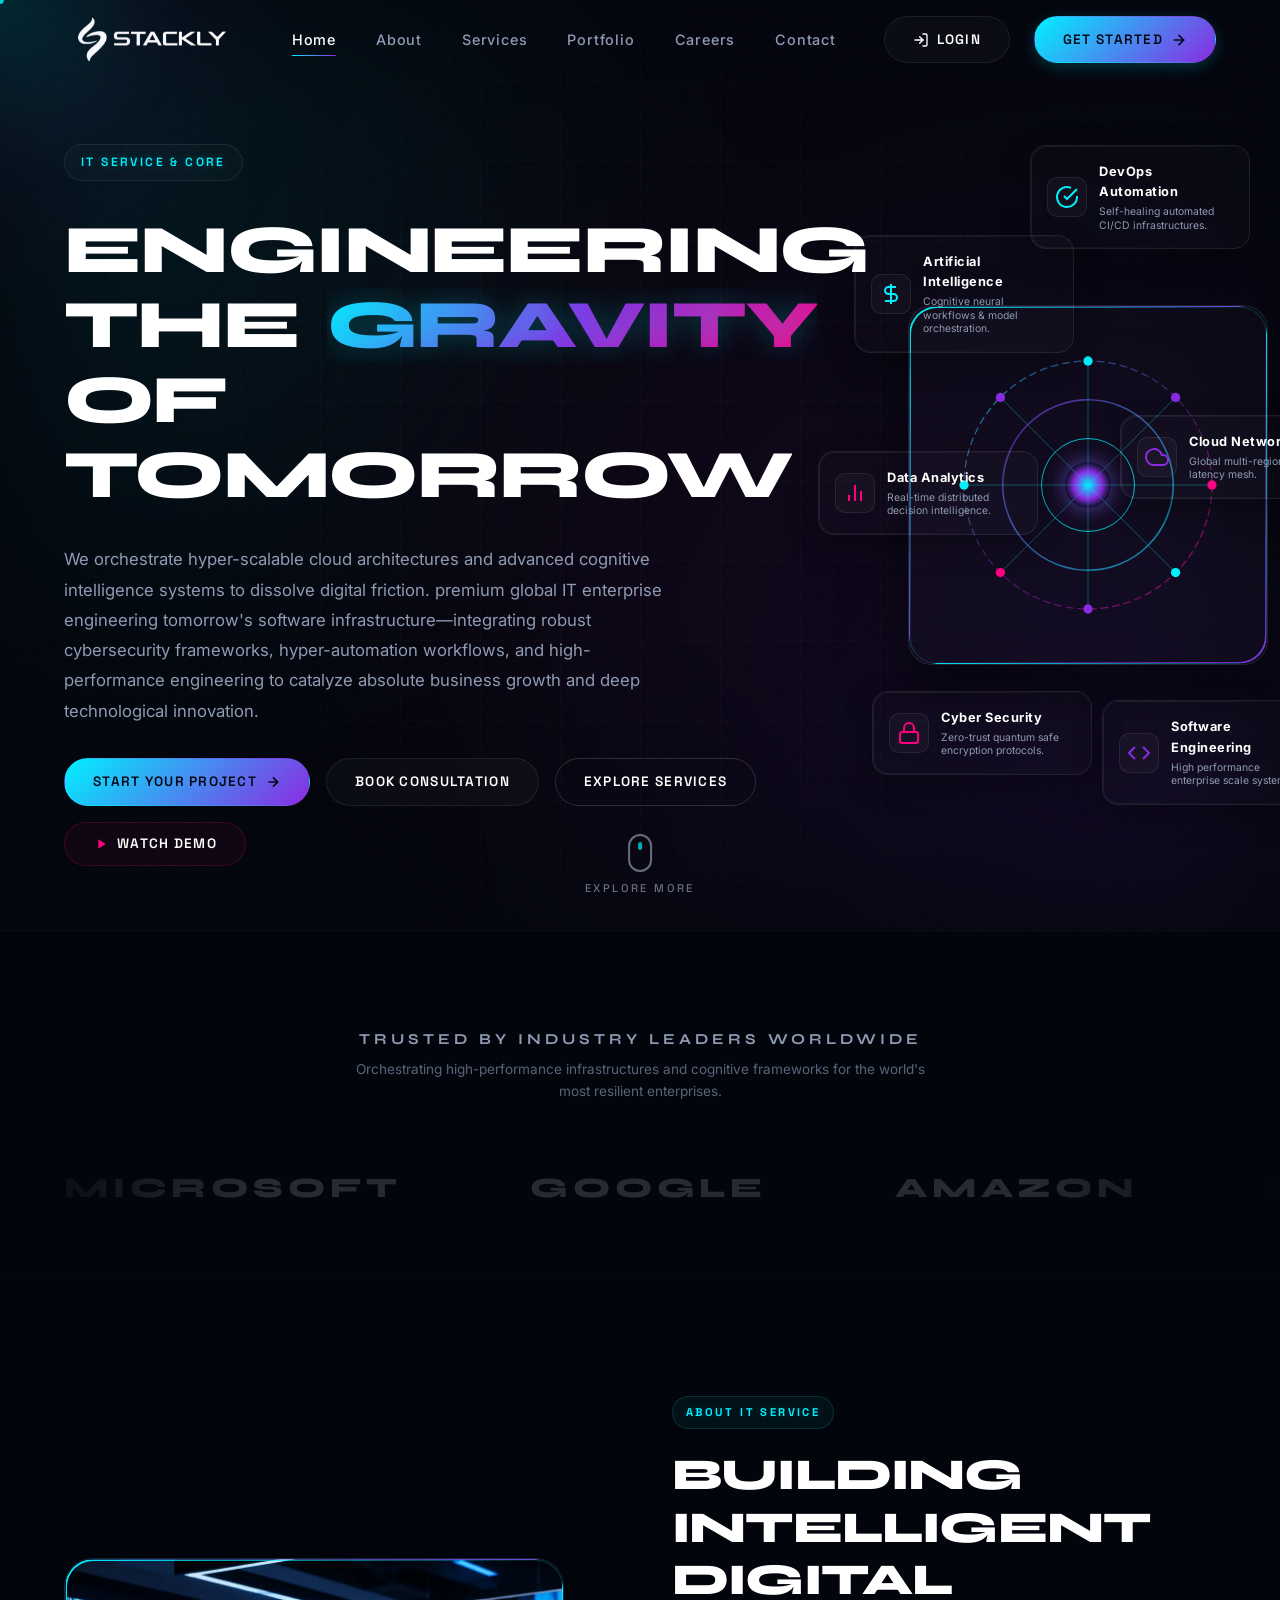
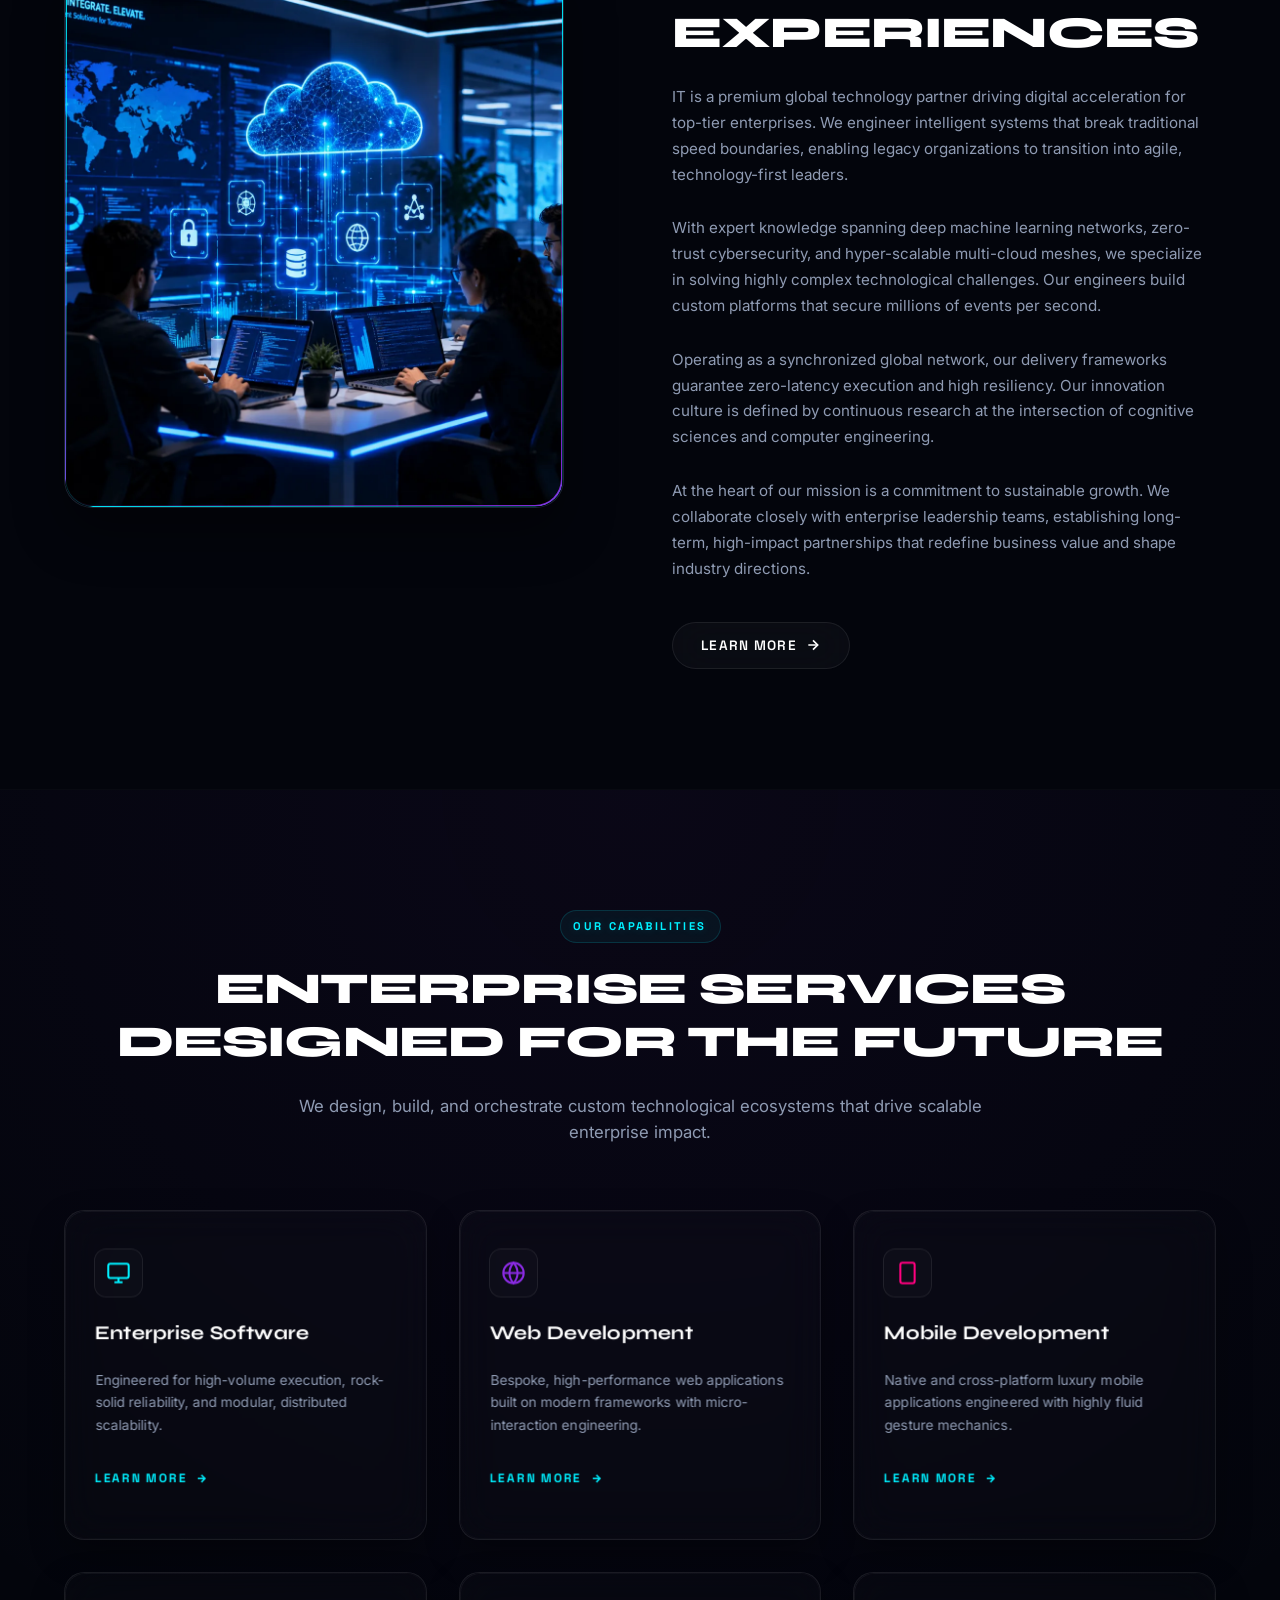
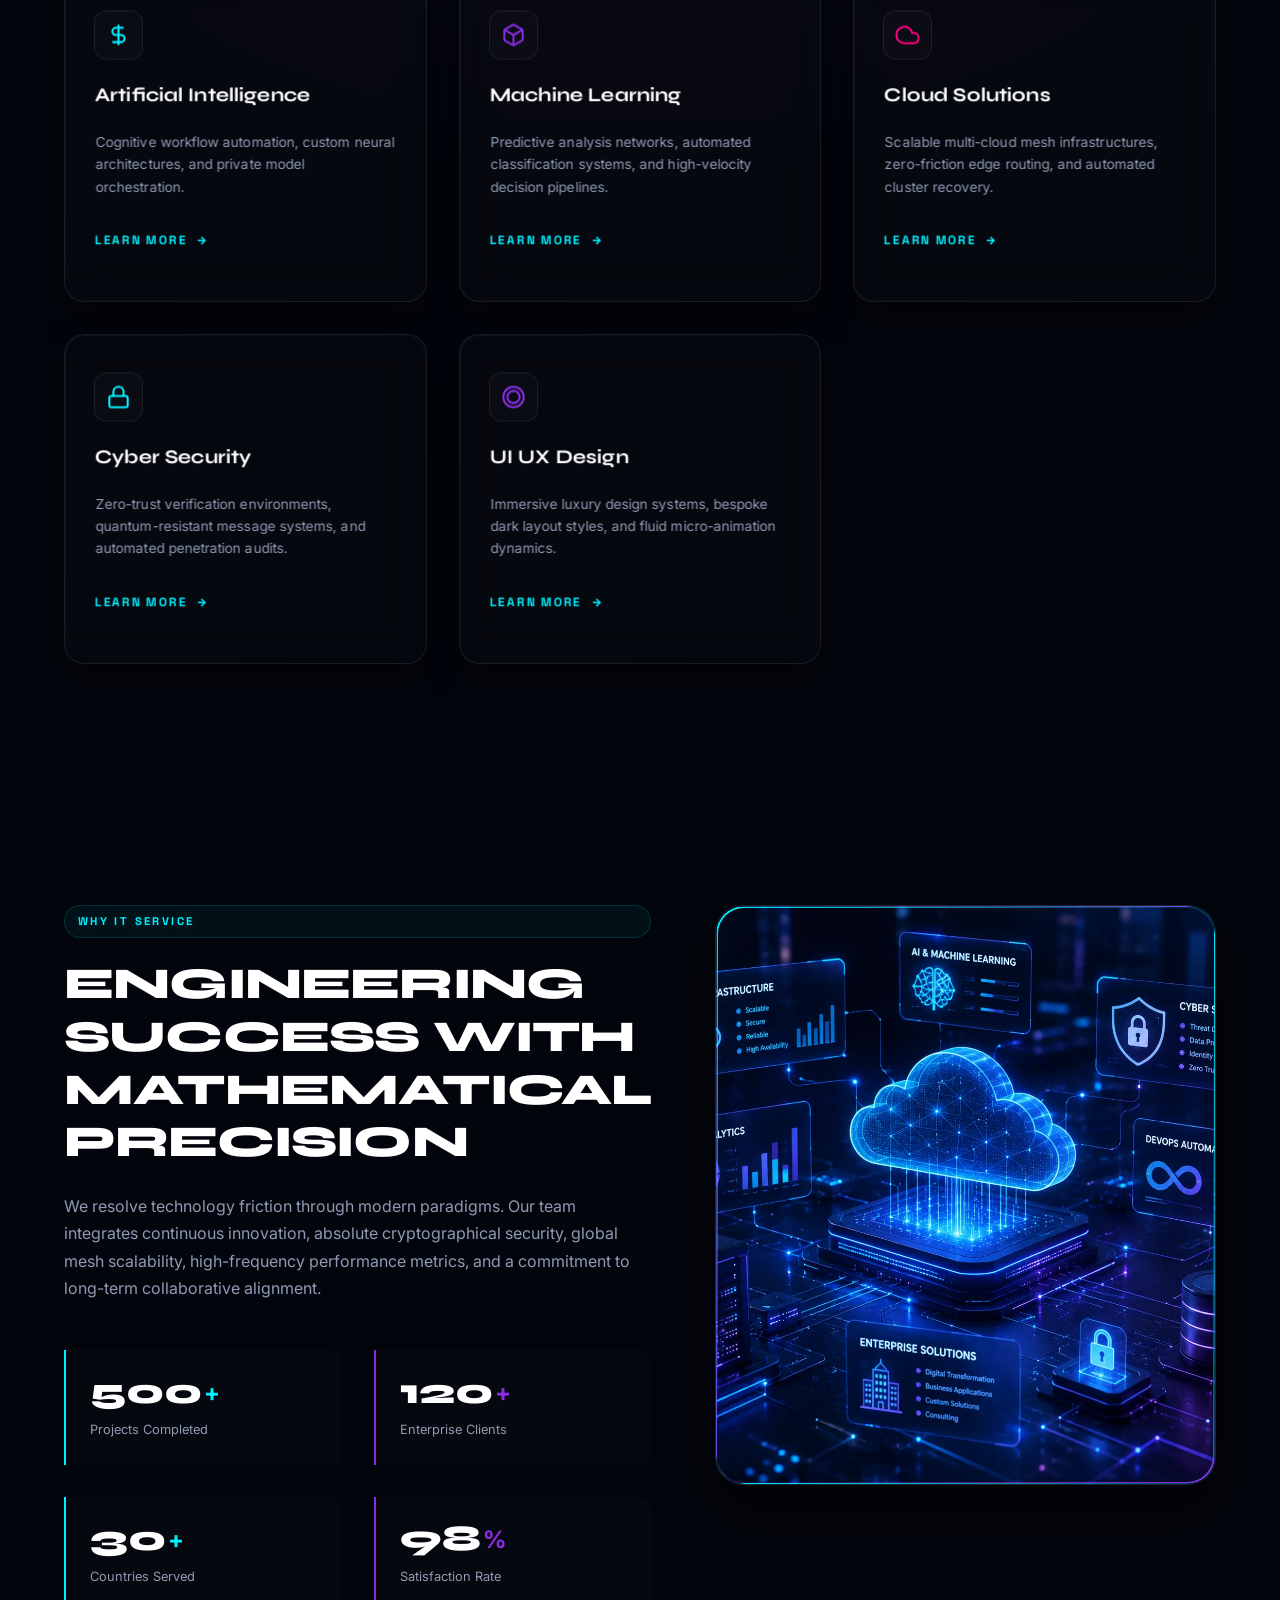
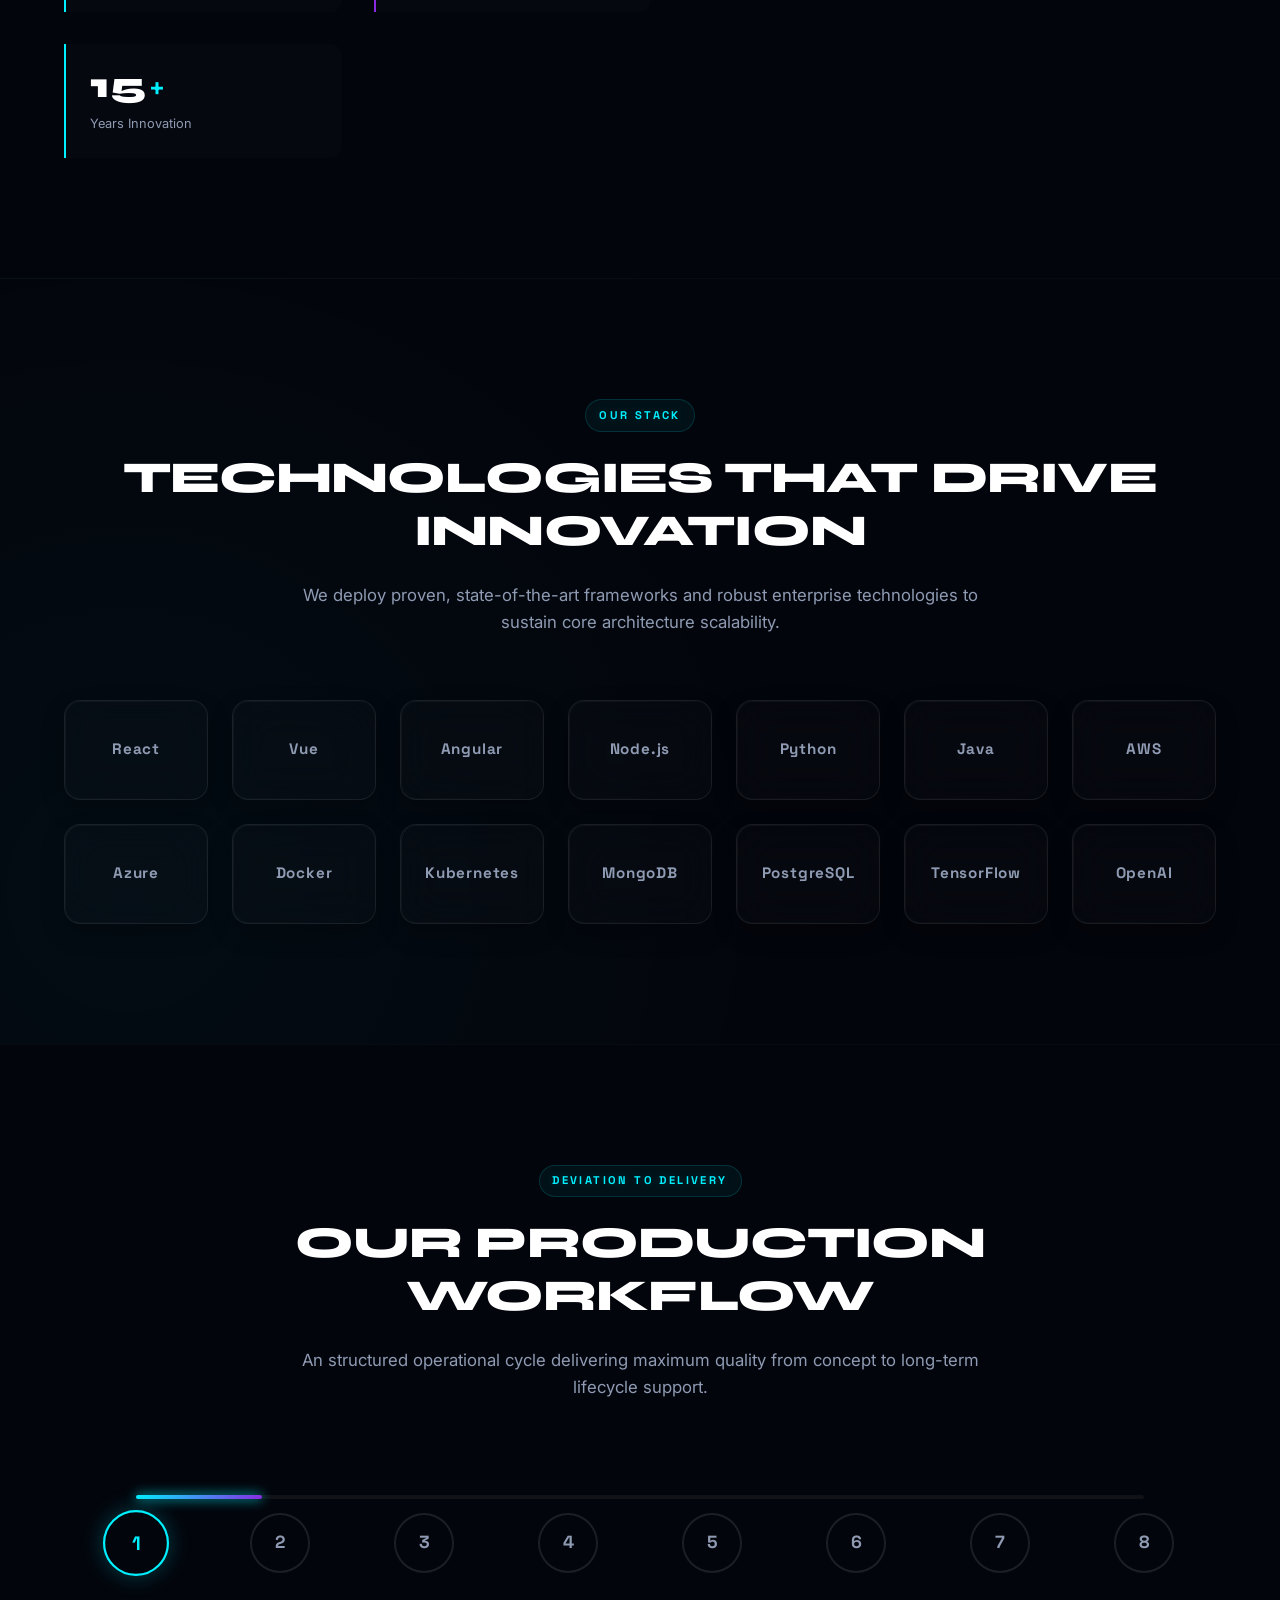
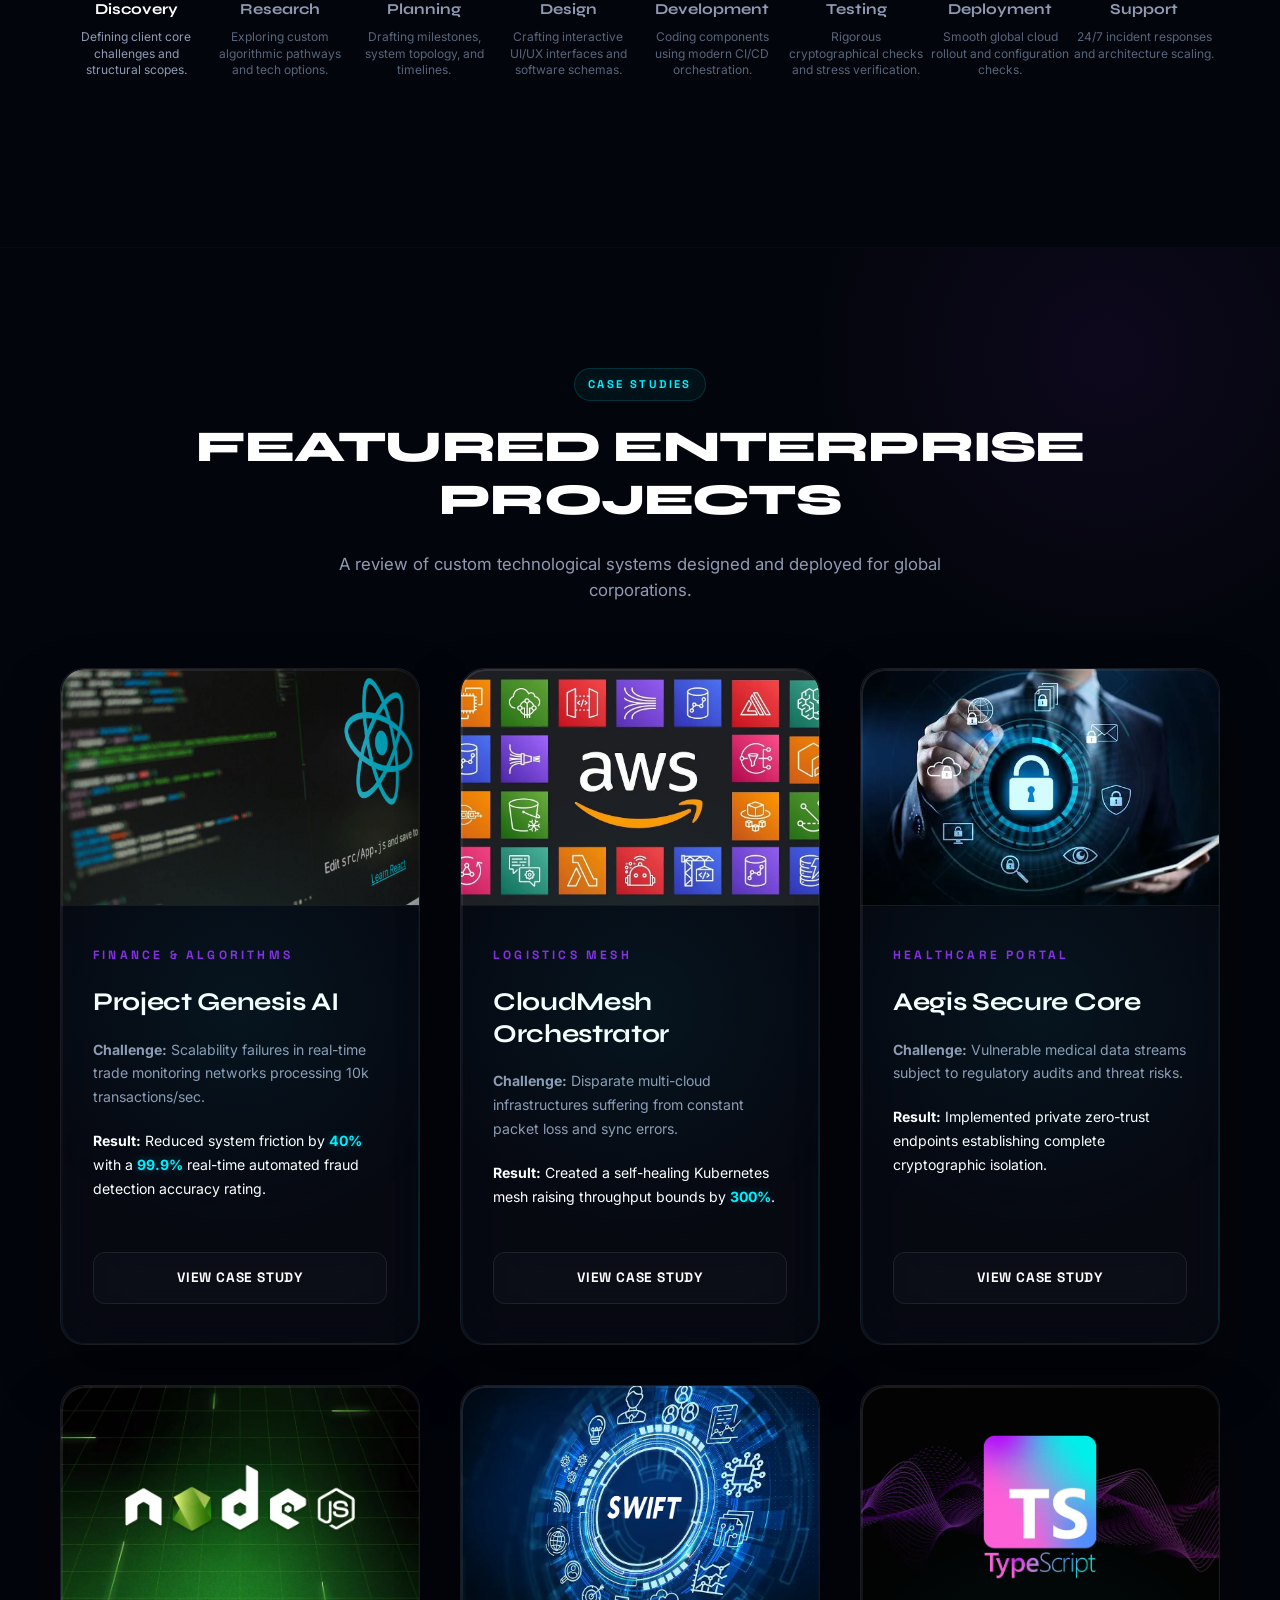
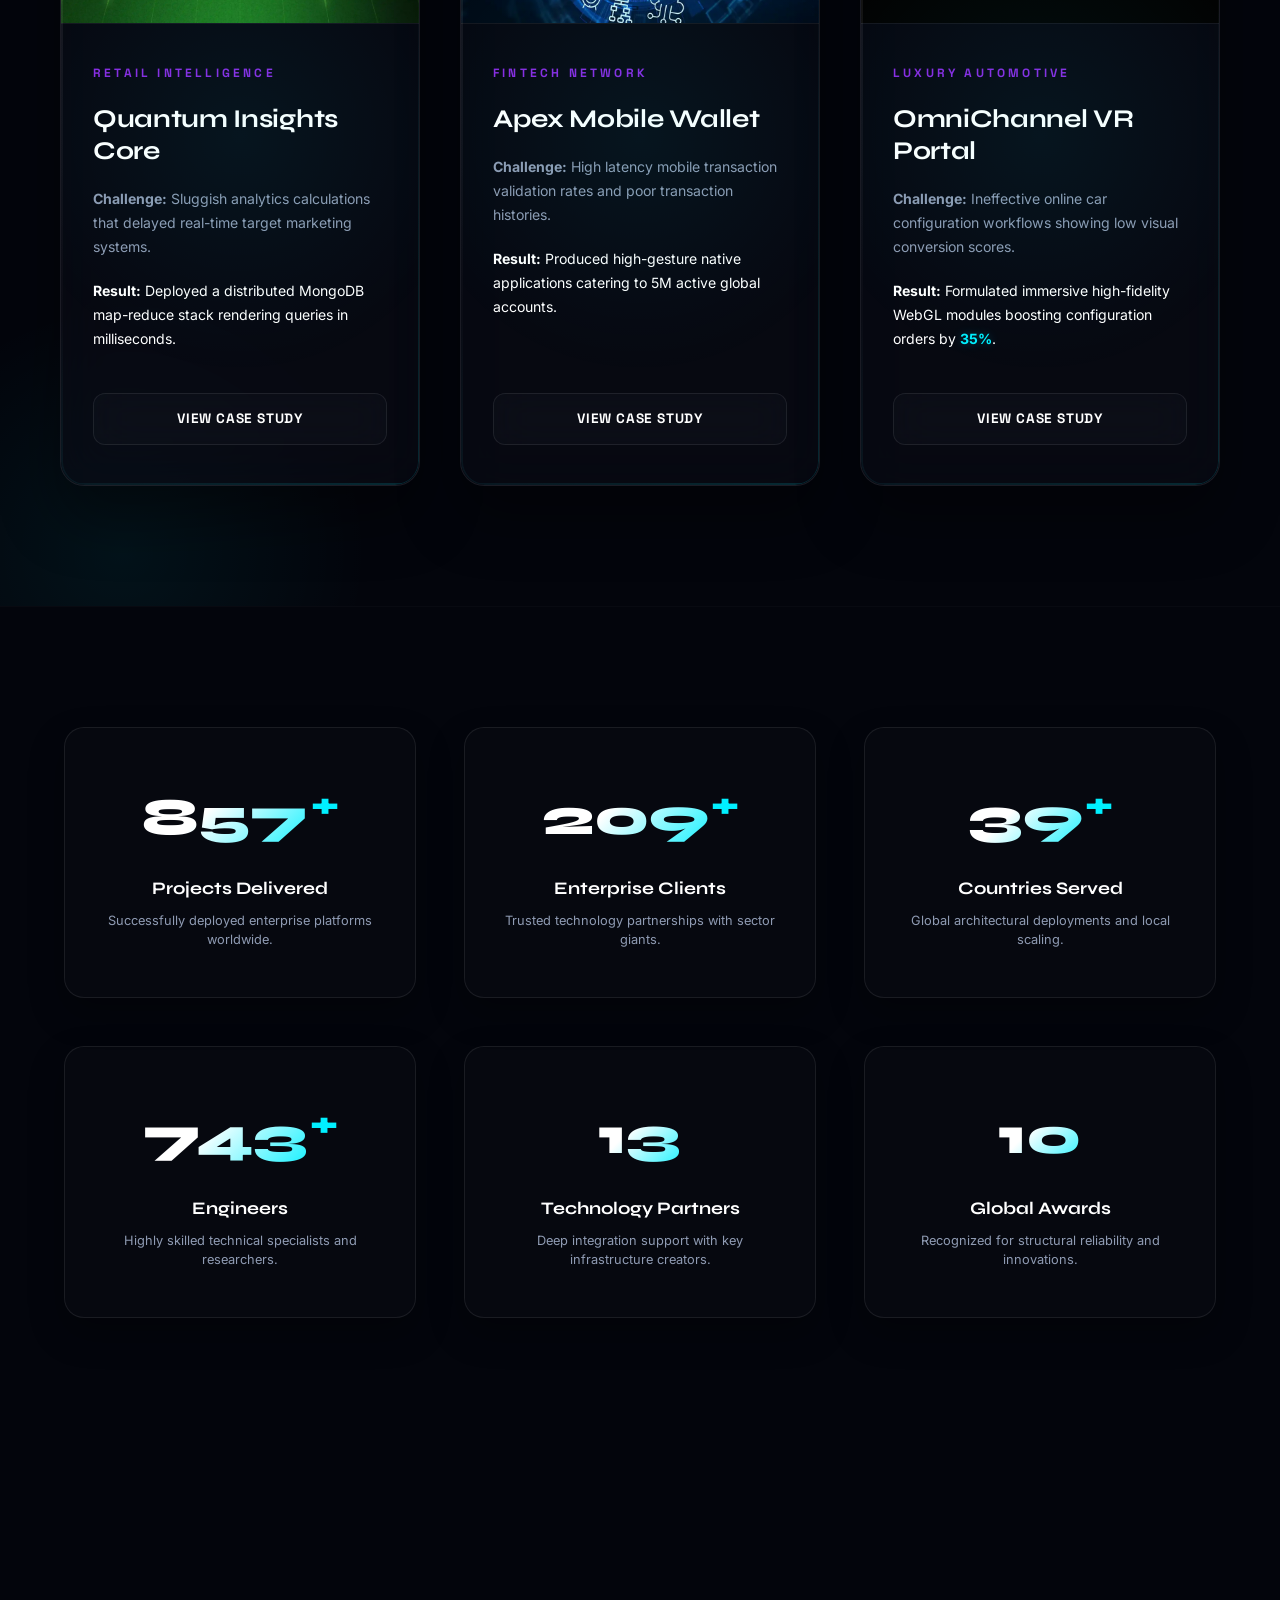
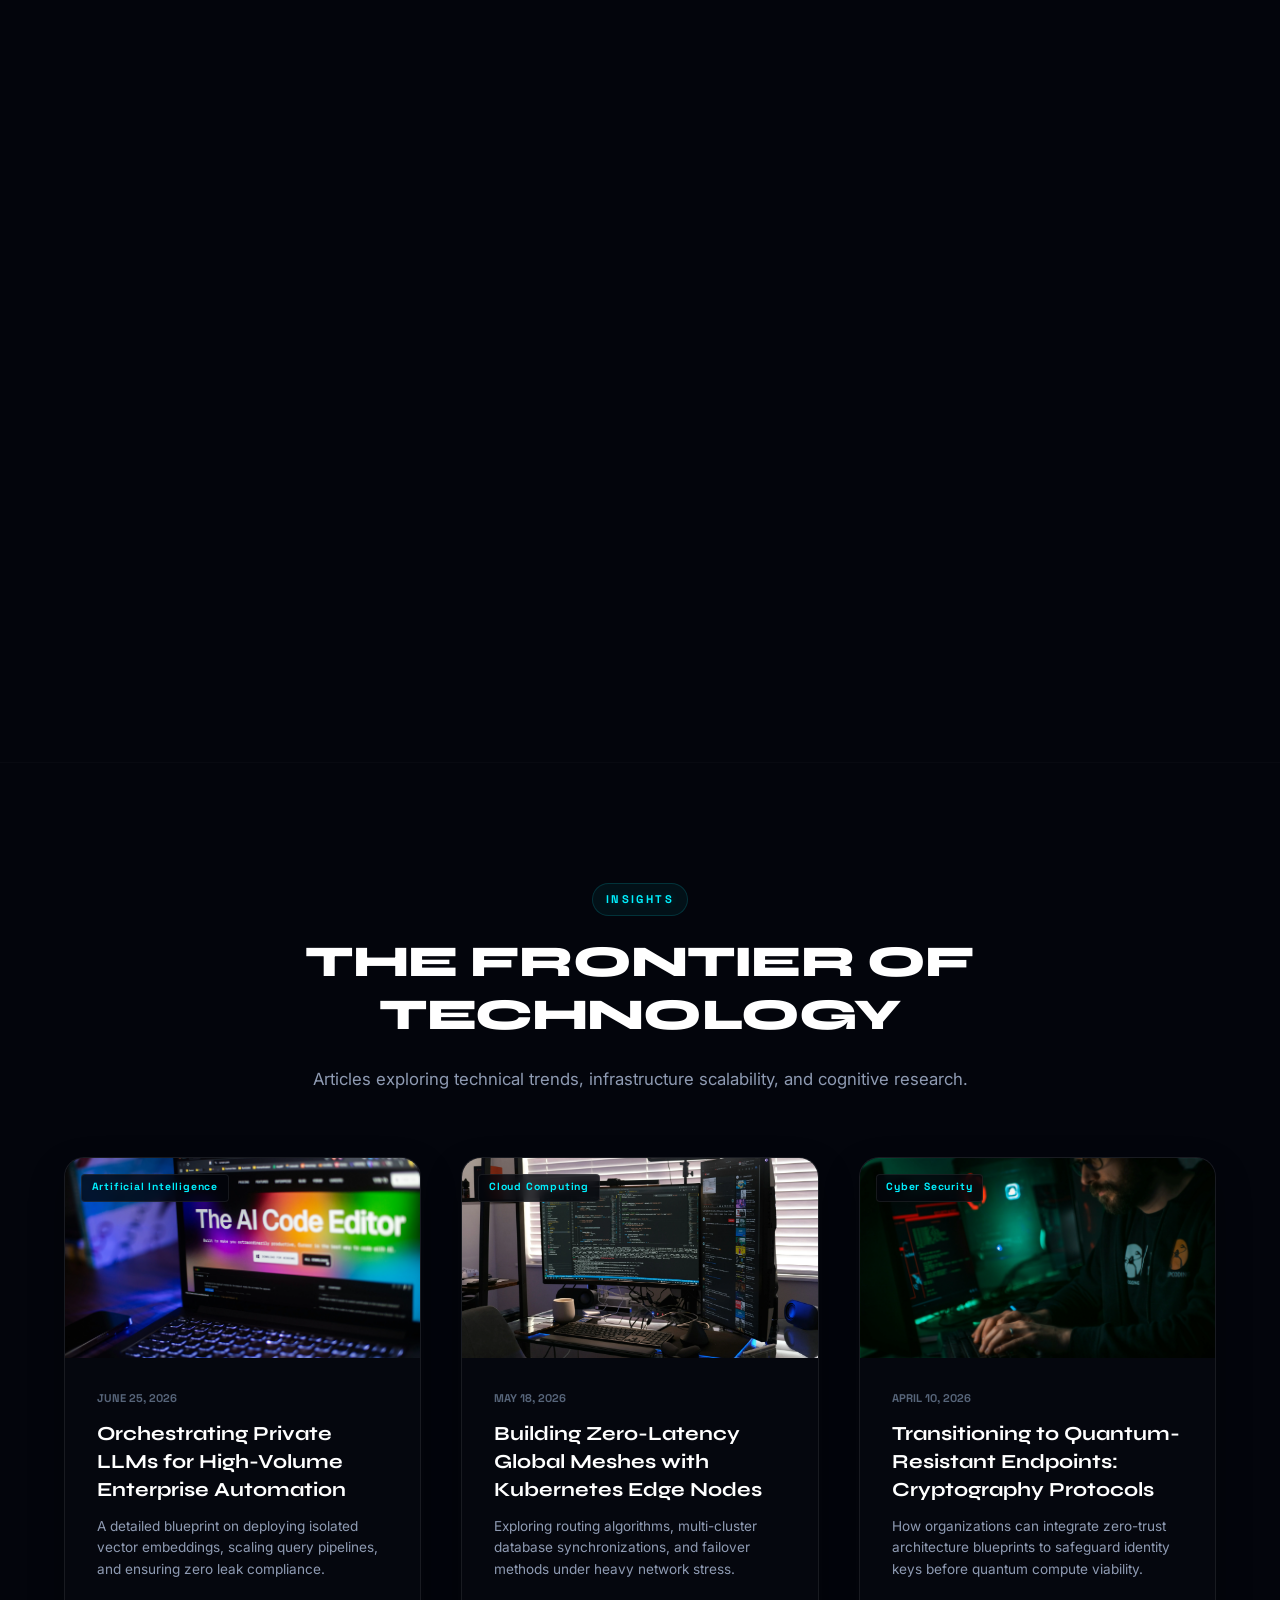
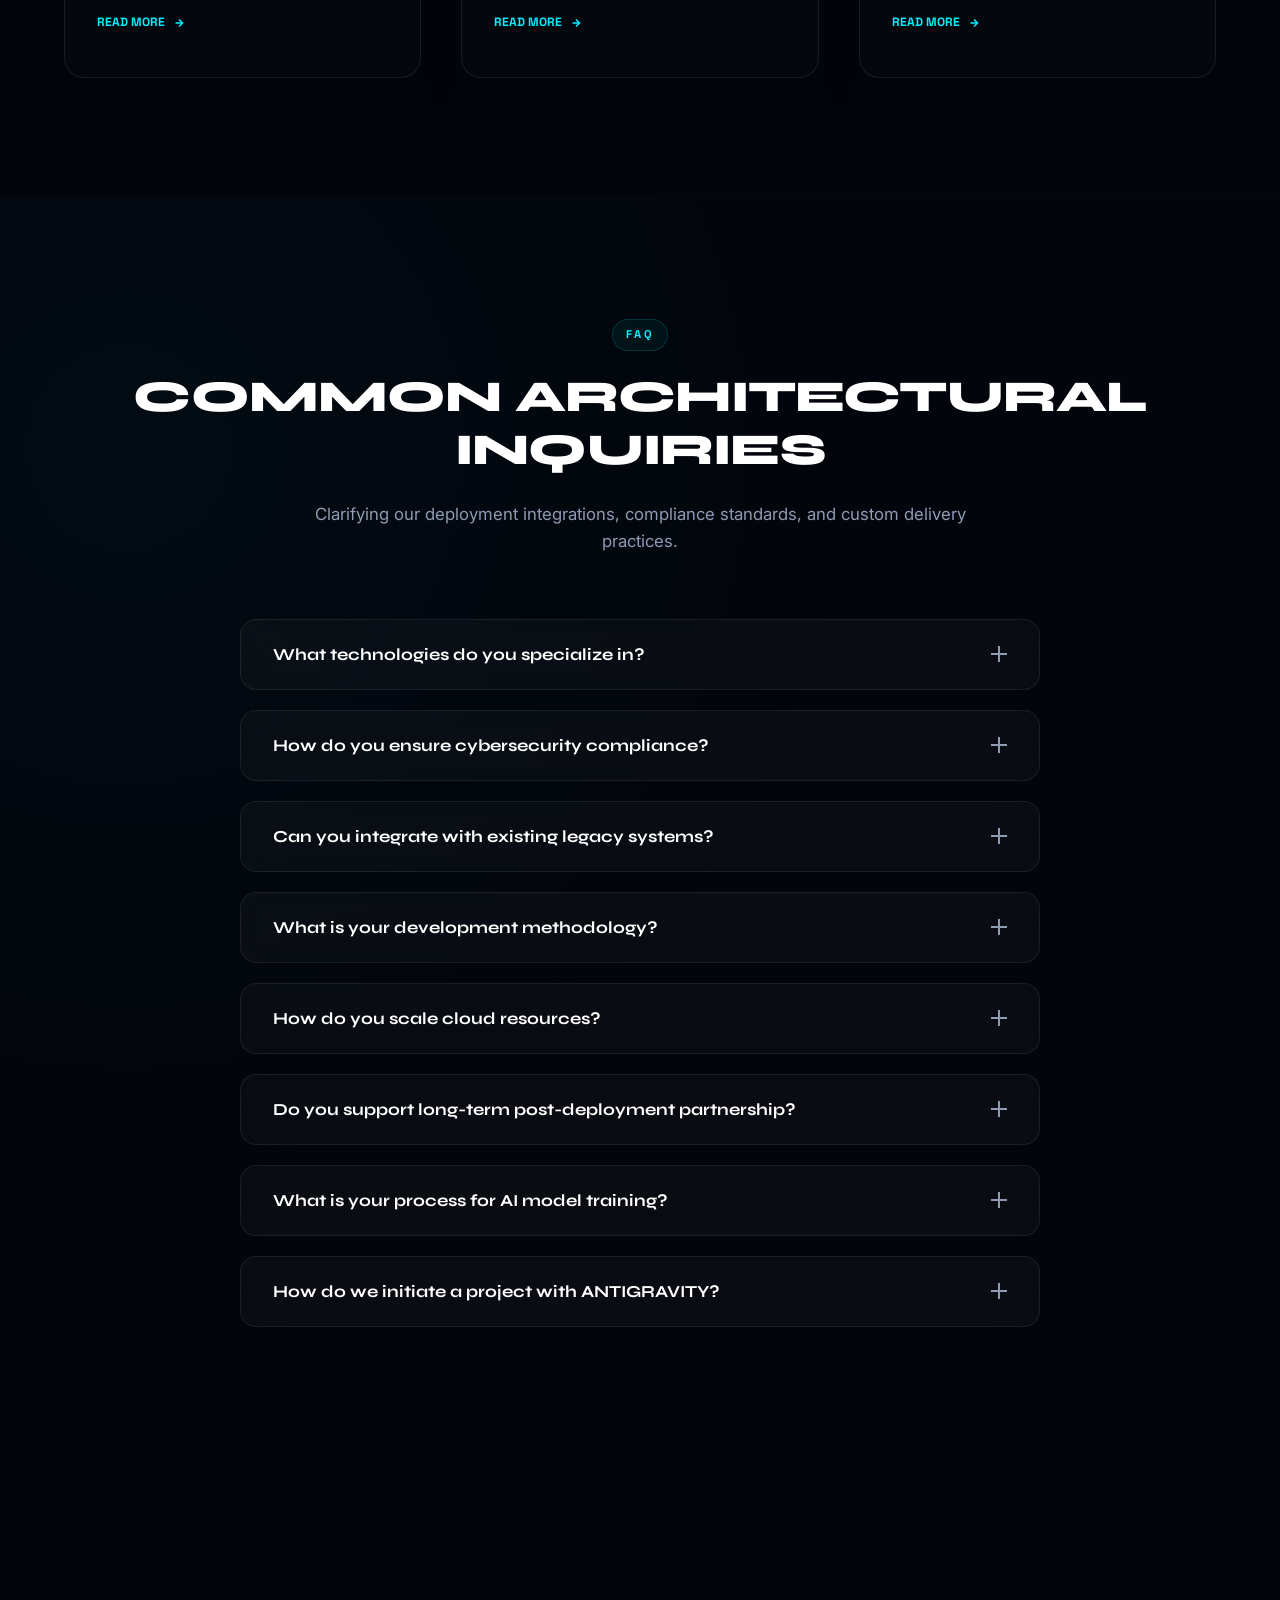
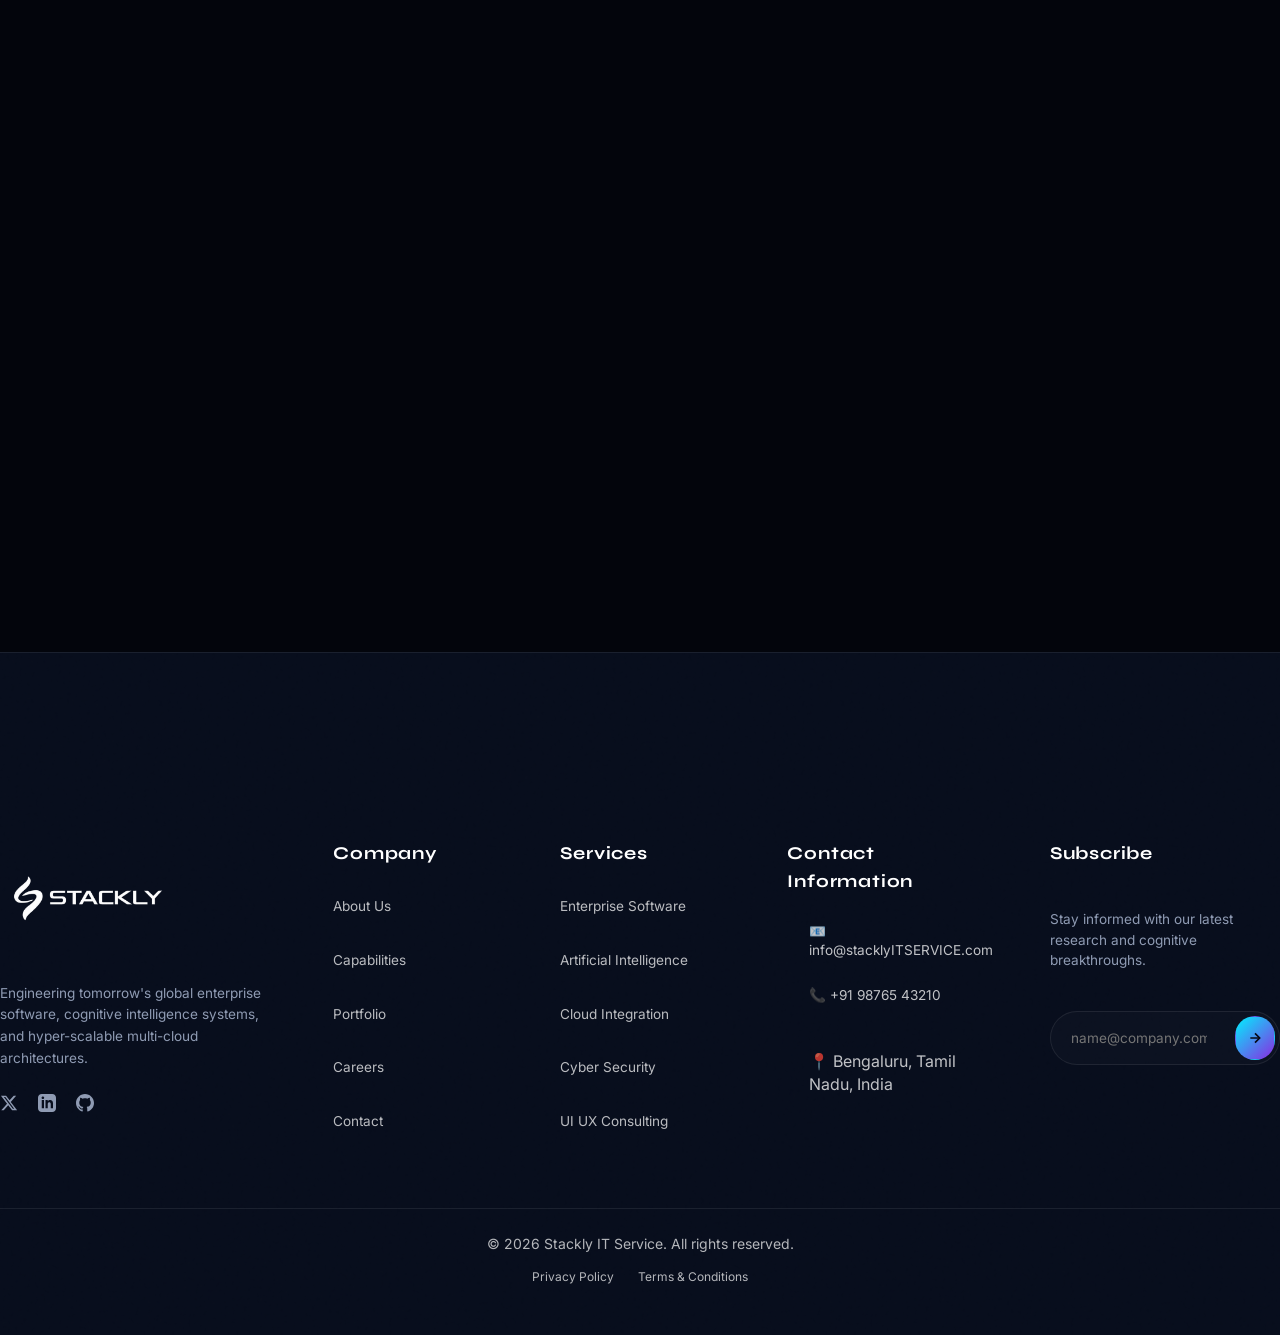
<file: index.html>
<!DOCTYPE html>
<html lang="en">

<head>
    <meta charset="UTF-8">
    <meta name="viewport" content="width=device-width, initial-scale=1.0">
    <title>IT SERVICE</title>

    <!-- Meta Tags for SEO -->
    <meta name="description"
        content="ANTIGRAVITY engineers tomorrow's global enterprise software, cognitive intelligence systems, and hyper-scalable cloud solutions. Discover luxury IT architecture.">
    <meta name="keywords"
        content="Enterprise Software, Artificial Intelligence, Cloud Infrastructure, Cyber Security, Automation, Digital Transformation, Luxury IT, Vercel design, Tesla inspired">
    <meta name="author" content="ANTIGRAVITY Group">

    <!-- Open Graph / Social -->
    <meta property="og:title" content="ANTIGRAVITY | Premium Enterprise IT & Intelligence">
    <meta property="og:description"
        content="Orchestrating high-performance digital transformation. Discover our advanced technology systems.">
    <meta property="og:type" content="website">
    <meta property="og:site_name" content="ANTIGRAVITY">

    <!-- Fonts -->
    <link rel="preconnect" href="https://fonts.googleapis.com">
    <link rel="preconnect" href="https://fonts.gstatic.com" crossorigin>
    <link
        href="https://fonts.googleapis.com/css2?family=Inter:wght@300;400;500;600;700&family=Syne:wght@500;700;800&family=Space+Grotesk:wght@400;500;700&display=swap"
        rel="stylesheet">

    <!-- Stylesheets -->
    <link rel="stylesheet" href="style.css">
</head>

<body class="loading">

    <!-- Custom Cursor & Background Glow Spotlights -->
    <div class="cursor-glow" id="cursorGlow"></div>
    <div class="custom-cursor" id="customCursor"></div>

    <!-- PREMIUM LOADER -->
    <div id="loader" class="loader-container">
        <!-- Aurora and Noise backgrounds -->
        <div class="loader-aurora"></div>
        <div class="loader-noise"></div>
        <div class="loader-particles" id="loaderParticles"></div>

        <div class="loader-content">
            <!-- Rotating Glow Ring -->
            <div class="loader-ring-wrapper">
                <div class="loader-glow-ring"></div>
                <!-- Animated SVG Logo -->
                <svg class="loader-logo" viewBox="0 0 100 100" fill="none" xmlns="http://www.w3.org/2000/svg">
                    <path d="M50 15L85 75H15L50 15Z" stroke="url(#logoGlow)" stroke-width="4" stroke-linejoin="round" />
                    <path d="M50 35L70 70H30L50 35Z" fill="url(#logoFill)" />
                    <circle cx="50" cy="50" r="8" fill="#00f0ff" class="logo-core" />
                    <defs>
                        <linearGradient id="logoGlow" x1="15" y1="15" x2="85" y2="75" gradientUnits="userSpaceOnUse">
                            <stop offset="0%" stop-color="#00f0ff" />
                            <stop offset="50%" stop-color="#8a2be2" />
                            <stop offset="100%" stop-color="#ff007f" />
                        </linearGradient>
                        <linearGradient id="logoFill" x1="30" y1="35" x2="70" y2="70" gradientUnits="userSpaceOnUse">
                            <stop offset="0%" stop-color="rgba(0, 240, 255, 0.4)" />
                            <stop offset="100%" stop-color="rgba(138, 43, 226, 0.1)" />
                        </linearGradient>
                    </defs>
                </svg>
            </div>

            <!-- Progress indicators -->
            <h2 class="loader-title">IT SERVICE</h2>
            <div class="loader-progress-container">
                <div class="loader-progress-bar" id="progressBar"></div>
            </div>
            <div class="loader-stats">
                <span class="loader-percentage" id="loaderPercentage">0%</span>
                <span class="loader-status-text" id="loaderStatusText">Loading Experience...</span>
            </div>
        </div>
    </div>

    <!-- PREMIUM NAVBAR -->
    <header class="navbar" id="mainNavbar">
        <div class="navbar-container">
            <!-- Premium Logo -->
            <a href="#" class="logo-link">
                <img src="assets/logo.webp" alt="IT Logo" class="site-logo">
            </a>

            <!-- Navigation Links (Center) -->
            <nav class="nav-menu">
                <ul class="nav-list">
                    <li class="nav-item"><a href="index.html" class="nav-link active">Home</a></li>
                    <li class="nav-item"><a href="about.html" class="nav-link">About</a></li>
                    <li class="nav-item"><a href="services.html" class="nav-link">Services</a></li>
                    <li class="nav-item"><a href="portfolio.html" class="nav-link">Portfolio</a></li>
                    <li class="nav-item"><a href="careers.html" class="nav-link">Careers</a></li>
                    <li class="nav-item"><a href="contact.html" class="nav-link">Contact</a></li>
                </ul>
            </nav>

            <!-- Action Buttons (Right) -->
            <div class="nav-actions">
                <a href="javascript:void(0)" class="btn btn-login btn-magnetic" onclick="openAuth()">

                    <span class="btn-ripple-container"></span>

                    <span class="btn-inner">
                        <svg class="icon-login" width="16" height="16" viewBox="0 0 24 24" fill="none"
                            stroke="currentColor" stroke-width="2" stroke-linecap="round" stroke-linejoin="round">
                            <path d="M15 3h4a2 2 0 0 1 2 2v14a2 2 0 0 1-2 2h-4" />
                            <polyline points="10 17 15 12 10 7" />
                            <line x1="15" y1="12" x2="3" y2="12" />
                        </svg>

                        LOGIN
                    </span>

                </a>
                <a href="contact.html" class="btn btn-started btn-magnetic">
                    <span class="btn-ripple-container"></span>
                    <span class="btn-inner">
                        GET STARTED
                        <svg class="icon-arrow" width="16" height="16" viewBox="0 0 24 24" fill="none"
                            stroke="currentColor" stroke-width="2.5" stroke-linecap="round" stroke-linejoin="round">
                            <line x1="5" y1="12" x2="19" y2="12" />
                            <polyline points="12 5 19 12 12 19" />
                        </svg>
                    </span>
                </a>
            </div>

            <!-- Hamburger Button -->
            <button class="hamburger-btn" id="mobileMenuToggle" aria-label="Toggle Menu">
                <span class="hamburger-line"></span>
                <span class="hamburger-line"></span>
                <span class="hamburger-line"></span>
            </button>
        </div>
    </header>

    <!-- MOBILE OVERLAY MENU -->
    <div class="mobile-overlay" id="mobileOverlay">
        <div class="mobile-overlay-noise"></div>
        <div class="mobile-overlay-container" id="mobileSidebar">
            <div class="mobile-sidebar-header">
                <div class="mobile-logo-wrapper">
                    <a href="index.html" class="logo-link">
                        <img src="assets/logo.webp" alt="IT Logo" class="site-logo">
                    </a>
                </div>
                <button class="close-sidebar-btn" id="closeSidebar" aria-label="Close Menu">
                    <svg width="24" height="24" viewBox="0 0 24 24" fill="none" stroke="currentColor" stroke-width="2">
                        <line x1="18" y1="6" x2="6" y2="18"></line>
                        <line x1="6" y1="6" x2="18" y2="18"></line>
                    </svg>
                </button>
            </div>
            <nav class="mobile-nav">
                <ul class="mobile-list">
                    <li class="mobile-item"><a href="index.html" class="mobile-link active">Home</a></li>
                    <li class="mobile-item"><a href="about.html" class="mobile-link">About</a></li>
                    <li class="mobile-item"><a href="services.html" class="mobile-link">Services</a></li>
                    <li class="mobile-item"><a href="portfolio.html" class="mobile-link">Portfolio</a></li>
                    <li class="mobile-item"><a href="careers.html" class="mobile-link">Careers</a></li>
                    <li class="mobile-item"><a href="contact.html" class="mobile-link">Contact</a></li>

                </ul>
            </nav>
            <div class="mobile-actions">
                <a href="javascript:void(0)" class="btn btn-login btn-magnetic" onclick="openAuth()">
                    <span class="btn-inner">
                        <svg class="icon-login" width="18" height="18" viewBox="0 0 24 24" fill="none"
                            stroke="currentColor" stroke-width="2" stroke-linecap="round" stroke-linejoin="round">
                            <path d="M15 3h4a2 2 0 0 1 2 2v14a2 2 0 0 1-2 2h-4" />
                            <polyline points="10 17 15 12 10 7" />
                            <line x1="15" y1="12" x2="3" y2="12" />
                        </svg>
                        LOGIN
                    </span>
                </a>
                <a href="contact.html" class="btn btn-started btn-magnetic">
                    <span class="btn-inner">
                        GET STARTED
                        <svg class="icon-arrow" width="18" height="18" viewBox="0 0 24 24" fill="none"
                            stroke="currentColor" stroke-width="2.5" stroke-linecap="round" stroke-linejoin="round">
                            <line x1="5" y1="12" x2="19" y2="12" />
                            <polyline points="12 5 19 12 12 19" />
                        </svg>
                    </span>
                </a>

            </div>
             
             <!-- CONTACT INFO SECTION -->
             <div class="mobile-contact-info">
                 <span class="mobile-contact-title">Contact Information</span>
                 <a href="tel:+919676778900" class="mobile-contact-link">
                     <svg class="mobile-contact-icon" viewBox="0 0 24 24" fill="none" stroke="currentColor" stroke-width="2" stroke-linecap="round" stroke-linejoin="round">
                         <path d="M22 16.92v3a2 2 0 0 1-2.18 2 19.79 19.79 0 0 1-8.63-3.07 19.5 19.5 0 0 1-6-6 19.79 19.79 0 0 1-3.07-8.67A2 2 0 0 1 4.11 2h3a2 2 0 0 1 2 1.72 12.84 12.84 0 0 0 .7 2.81 2 2 0 0 1-.45 2.11L8.09 9.91a16 16 0 0 0 6 6l1.27-1.27a2 2 0 0 1 2.11-.45 12.84 12.84 0 0 0 2.81.7A2 2 0 0 1 22 16.92z"></path>
                     </svg>
                     +91 96767 78900
                 </a>
             </div>
         </div>
     </div>


    <!-- HERO SECTION -->
    <main class="hero-section" id="heroSection">
        <!-- Aurora and Mesh background elements -->
        <div class="hero-aurora-bg"></div>
        <div class="hero-grid-lines"></div>
        <div class="hero-glow-spotlight" id="heroSpotlight"></div>
        <div class="hero-noise-texture"></div>

        <div class="hero-container">
            <!-- Left Side copy -->
            <div class="hero-left">
                <div class="reveal-wrapper">
                    <span class="hero-badge">IT SERVICE & CORE</span>
                </div>
                <h1 class="hero-heading">
                    <span class="word-wrapper"><span class="word">ENGINEERING</span></span>
                    <span class="word-wrapper"><span class="word">THE</span></span>
                    <span class="word-wrapper"><span class="word-glow">GRAVITY</span></span>
                    <span class="word-wrapper"><span class="word">OF</span></span>
                    <span class="word-wrapper"><span class="word">TOMORROW</span></span>
                </h1>

                <p class="hero-subheading">
                    We orchestrate hyper-scalable cloud architectures and advanced cognitive intelligence systems to
                    dissolve digital friction. premium global IT enterprise engineering tomorrow's
                    software infrastructure—integrating robust cybersecurity frameworks, hyper-automation workflows, and
                    high-performance engineering to catalyze absolute business growth and deep technological innovation.
                </p>

                <!-- Button layout -->
                <div class="hero-button-group">
                    <a href="404.html" class="btn btn-primary btn-magnetic">
                        <span class="btn-ripple-container"></span>
                        <span class="btn-inner">
                            START YOUR PROJECT
                            <svg class="icon-arrow" width="16" height="16" viewBox="0 0 24 24" fill="none"
                                stroke="currentColor" stroke-width="2.5">
                                <line x1="5" y1="12" x2="19" y2="12" />
                                <polyline points="12 5 19 12 12 19" />
                            </svg>
                        </span>
                    </a>

                    <a href="404.html" class="btn btn-secondary btn-magnetic">
                        <span class="btn-ripple-container"></span>
                        <span class="btn-inner">BOOK CONSULTATION</span>
                    </a>

                    <a href="404.html" class="btn btn-outline btn-magnetic">
                        <span class="btn-ripple-container"></span>
                        <span class="btn-inner">EXPLORE SERVICES</span>
                    </a>

                    <button class="btn btn-demo btn-magnetic" id="watchDemoBtn">
                        <span class="btn-ripple-container"></span>
                        <span class="btn-inner">
                            <svg class="icon-play" width="16" height="16" viewBox="0 0 24 24" fill="currentColor">
                                <path d="M8 5v14l11-7z" />
                            </svg>
                            WATCH DEMO
                        </span>
                    </button>
                </div>
            </div>

            <!-- Right Side interactive graphic with orbiting floating technology cards -->
            <div class="hero-right">
                <div class="hero-graphic-wrapper" id="parallaxContainer">

                    <!-- Premium central card with reflection and glowing borders -->
                    <div class="hero-main-card">
                        <div class="card-glow-border"></div>
                        <div class="card-reflection"></div>

                        <!-- Core premium vector graphic representing global intelligence node -->
                        <div class="hero-core-graphic">
                            <svg viewBox="0 0 400 400" fill="none" xmlns="http://www.w3.org/2000/svg"
                                class="quantum-node-svg">
                                <circle cx="200" cy="200" r="160" stroke="url(#coreRingGrad)" stroke-width="1.5"
                                    stroke-dasharray="10 5" class="svg-orbit-ring ring-outer" />
                                <circle cx="200" cy="200" r="110" stroke="url(#coreRingGrad2)" stroke-width="2"
                                    class="svg-orbit-ring ring-mid" />
                                <circle cx="200" cy="200" r="60" stroke="#00f0ff" stroke-width="1"
                                    class="svg-orbit-ring ring-inner" />

                                <!-- Core glowing node -->
                                <circle cx="200" cy="200" r="30" fill="url(#coreGlowGrad)" filter="url(#glowFilter)"
                                    class="svg-core-node" />

                                <!-- Connections -->
                                <g stroke="rgba(0, 240, 255, 0.4)" stroke-width="1">
                                    <line x1="200" y1="40" x2="200" y2="360" />
                                    <line x1="40" y1="200" x2="360" y2="200" />
                                    <line x1="87" y1="87" x2="313" y2="313" />
                                    <line x1="87" y1="313" x2="313" y2="87" />
                                </g>

                                <!-- Pulsing signal nodes -->
                                <circle cx="200" cy="40" r="6" fill="#00f0ff" class="signal-node node-n" />
                                <circle cx="313" cy="87" r="6" fill="#8a2be2" class="signal-node node-ne" />
                                <circle cx="360" cy="200" r="6" fill="#ff007f" class="signal-node node-e" />
                                <circle cx="313" cy="313" r="6" fill="#00f0ff" class="signal-node node-se" />
                                <circle cx="200" cy="360" r="6" fill="#8a2be2" class="signal-node node-s" />
                                <circle cx="87" cy="313" r="6" fill="#ff007f" class="signal-node node-sw" />
                                <circle cx="40" cy="200" r="6" fill="#00f0ff" class="signal-node node-w" />
                                <circle cx="87" cy="87" r="6" fill="#8a2be2" class="signal-node node-nw" />

                                <!-- Definitions -->
                                <defs>
                                    <filter id="glowFilter" x="-50%" y="-50%" width="200%" height="200%">
                                        <feGaussianBlur stdDeviation="15" result="blur" />
                                        <feMerge>
                                            <feMergeNode in="blur" />
                                            <feMergeNode in="SourceGraphic" />
                                        </feMerge>
                                    </filter>
                                    <linearGradient id="coreRingGrad" x1="40" y1="40" x2="360" y2="360"
                                        gradientUnits="userSpaceOnUse">
                                        <stop offset="0%" stop-color="rgba(0, 240, 255, 0.7)" />
                                        <stop offset="50%" stop-color="rgba(138, 43, 226, 0.4)" />
                                        <stop offset="100%" stop-color="rgba(255, 0, 127, 0.7)" />
                                    </linearGradient>
                                    <linearGradient id="coreRingGrad2" x1="90" y1="90" x2="310" y2="310"
                                        gradientUnits="userSpaceOnUse">
                                        <stop offset="0%" stop-color="rgba(138, 43, 226, 0.6)" />
                                        <stop offset="100%" stop-color="rgba(0, 240, 255, 0.6)" />
                                    </linearGradient>
                                    <radialGradient id="coreGlowGrad" cx="50%" cy="50%" r="50%">
                                        <stop offset="0%" stop-color="#00f0ff" />
                                        <stop offset="60%" stop-color="#8a2be2" />
                                        <stop offset="100%" stop-color="rgba(5, 8, 22, 0.9)" />
                                    </radialGradient>
                                </defs>
                            </svg>
                        </div>
                    </div>

                    <!-- FLOATING TECHNOLOGY CARDS (Distributed dynamically in 3D space around main container) -->
                    <!-- Card 1: Artificial Intelligence -->
                    <div class="tech-card-wrapper card-ai">
                        <div class="tech-card" data-depth="0.15">
                            <div class="tech-card-glow"></div>
                            <div class="tech-card-icon">
                                <svg width="24" height="24" viewBox="0 0 24 24" fill="none" stroke="#00f0ff"
                                    stroke-width="2">
                                    <path d="M12 2v20M17 5H9.5a3.5 3.5 0 0 0 0 7h5a3.5 3.5 0 0 1 0 7H6" />
                                </svg>
                            </div>
                            <div class="tech-card-info">
                                <h3>Artificial Intelligence</h3>
                                <p>Cognitive neural workflows & model orchestration.</p>
                            </div>
                        </div>
                    </div>

                    <!-- Card 2: Cloud Infrastructure -->
                    <div class="tech-card-wrapper card-cloud">
                        <div class="tech-card" data-depth="-0.2">
                            <div class="tech-card-glow"></div>
                            <div class="tech-card-icon">
                                <svg width="24" height="24" viewBox="0 0 24 24" fill="none" stroke="#8a2be2"
                                    stroke-width="2">
                                    <path d="M18 10h-1.26A8 8 0 1 0 9 20h9a5 5 0 0 0 0-10z" />
                                </svg>
                            </div>
                            <div class="tech-card-info">
                                <h3>Cloud Networking</h3>
                                <p>Global multi-region low latency mesh.</p>
                            </div>
                        </div>
                    </div>

                    <!-- Card 3: Cyber Security -->
                    <div class="tech-card-wrapper card-security">
                        <div class="tech-card" data-depth="0.25">
                            <div class="tech-card-glow"></div>
                            <div class="tech-card-icon">
                                <svg width="24" height="24" viewBox="0 0 24 24" fill="none" stroke="#ff007f"
                                    stroke-width="2">
                                    <rect x="3" y="11" width="18" height="11" rx="2" ry="2" />
                                    <path d="M7 11V7a5 5 0 0 1 10 0v4" />
                                </svg>
                            </div>
                            <div class="tech-card-info">
                                <h3>Cyber Security</h3>
                                <p>Zero-trust quantum safe encryption protocols.</p>
                            </div>
                        </div>
                    </div>

                    <!-- Card 4: DevOps & Automation -->
                    <div class="tech-card-wrapper card-automation">
                        <div class="tech-card" data-depth="-0.1">
                            <div class="tech-card-glow"></div>
                            <div class="tech-card-icon">
                                <svg width="24" height="24" viewBox="0 0 24 24" fill="none" stroke="#00f0ff"
                                    stroke-width="2">
                                    <path d="M22 11.08V12a10 10 0 1 1-5.93-9.14" />
                                    <polyline points="22 4 12 14.01 9 11.01" />
                                </svg>
                            </div>
                            <div class="tech-card-info">
                                <h3>DevOps Automation</h3>
                                <p>Self-healing automated CI/CD infrastructures.</p>
                            </div>
                        </div>
                    </div>

                    <!-- Card 5: Software Engineering -->
                    <div class="tech-card-wrapper card-engineering">
                        <div class="tech-card" data-depth="0.3">
                            <div class="tech-card-glow"></div>
                            <div class="tech-card-icon">
                                <svg width="24" height="24" viewBox="0 0 24 24" fill="none" stroke="#8a2be2"
                                    stroke-width="2">
                                    <polyline points="16 18 22 12 16 6" />
                                    <polyline points="8 6 2 12 8 18" />
                                </svg>
                            </div>
                            <div class="tech-card-info">
                                <h3>Software Engineering</h3>
                                <p>High performance enterprise scale systems.</p>
                            </div>
                        </div>
                    </div>

                    <!-- Card 6: Data Analytics -->
                    <div class="tech-card-wrapper card-data">
                        <div class="tech-card" data-depth="-0.25">
                            <div class="tech-card-glow"></div>
                            <div class="tech-card-icon">
                                <svg width="24" height="24" viewBox="0 0 24 24" fill="none" stroke="#ff007f"
                                    stroke-width="2">
                                    <line x1="18" y1="20" x2="18" y2="10" />
                                    <line x1="12" y1="20" x2="12" y2="4" />
                                    <line x1="6" y1="20" x2="6" y2="14" />
                                </svg>
                            </div>
                            <div class="tech-card-info">
                                <h3>Data Analytics</h3>
                                <p>Real-time distributed decision intelligence.</p>
                            </div>
                        </div>
                    </div>

                </div>
            </div>
        </div>

        <!-- SCROLL INDICATOR -->
        <div class="scroll-indicator">
            <div class="mouse-icon">
                <span class="mouse-wheel"></span>
            </div>
            <span class="scroll-text">EXPLORE MORE</span>
        </div>
    </main>

    <!-- 1. TRUSTED BY GLOBAL ENTERPRISES (Infinite Logo Marquee) -->
    <section class="trusted-section reveal-on-scroll">
        <div class="section-container">
            <h2 class="marquee-title">TRUSTED BY INDUSTRY LEADERS WORLDWIDE</h2>
            <p class="marquee-subtitle">Orchestrating high-performance infrastructures and cognitive frameworks for the
                world's most resilient enterprises.</p>

            <div class="logo-marquee-wrapper">
                <div class="logo-marquee-track">
                    <!-- Original set -->
                    <div class="marquee-item"><span class="logo-text-glow">MICROSOFT</span></div>
                    <div class="marquee-item"><span class="logo-text-glow">GOOGLE</span></div>
                    <div class="marquee-item"><span class="logo-text-glow">AMAZON</span></div>
                    <div class="marquee-item"><span class="logo-text-glow">ORACLE</span></div>
                    <div class="marquee-item"><span class="logo-text-glow">IBM</span></div>
                    <div class="marquee-item"><span class="logo-text-glow">CISCO</span></div>
                    <div class="marquee-item"><span class="logo-text-glow">ADOBE</span></div>
                    <div class="marquee-item"><span class="logo-text-glow">INTEL</span></div>
                    <div class="marquee-item"><span class="logo-text-glow">NVIDIA</span></div>
                    <div class="marquee-item"><span class="logo-text-glow">SAP</span></div>
                    <div class="marquee-item"><span class="logo-text-glow">DELL</span></div>
                    <div class="marquee-item"><span class="logo-text-glow">OPENAI</span></div>
                    <!-- Duplicate set for infinite loop -->
                    <div class="marquee-item"><span class="logo-text-glow">MICROSOFT</span></div>
                    <div class="marquee-item"><span class="logo-text-glow">GOOGLE</span></div>
                    <div class="marquee-item"><span class="logo-text-glow">AMAZON</span></div>
                    <div class="marquee-item"><span class="logo-text-glow">ORACLE</span></div>
                    <div class="marquee-item"><span class="logo-text-glow">IBM</span></div>
                    <div class="marquee-item"><span class="logo-text-glow">CISCO</span></div>
                    <div class="marquee-item"><span class="logo-text-glow">ADOBE</span></div>
                    <div class="marquee-item"><span class="logo-text-glow">INTEL</span></div>
                    <div class="marquee-item"><span class="logo-text-glow">NVIDIA</span></div>
                    <div class="marquee-item"><span class="logo-text-glow">SAP</span></div>
                    <div class="marquee-item"><span class="logo-text-glow">DELL</span></div>
                    <div class="marquee-item"><span class="logo-text-glow">OPENAI</span></div>
                </div>
            </div>
        </div>
    </section>

    <!-- 2. ABOUT PREVIEW SECTION -->
    <section class="about-section section-padding reveal-on-scroll">
        <div class="section-container grid-two-col">
            <!-- Left Side: Interactive Graphic/Placeholder Image -->
            <div class="about-left">
                <div class="about-image-card">

                    <div class="card-glow-border"></div>

                    <img src="assets/About.webp" alt="Enterprise IT Services" class="about-image">

                </div>
            </div>
            <!-- Right Side: Content -->
            <div class="about-right">
                <span class="section-badge">ABOUT IT SERVICE</span>
                <h2 class="section-title">BUILDING INTELLIGENT DIGITAL EXPERIENCES</h2>
                <div class="about-content-wrapper">
                    <p class="about-paragraph">
                        IT is a premium global technology partner driving digital acceleration for top-tier
                        enterprises. We engineer intelligent systems that break traditional speed boundaries, enabling
                        legacy organizations to transition into agile, technology-first leaders.
                    </p>
                    <p class="about-paragraph">
                        With expert knowledge spanning deep machine learning networks, zero-trust cybersecurity, and
                        hyper-scalable multi-cloud meshes, we specialize in solving highly complex technological
                        challenges. Our engineers build custom platforms that secure millions of events per second.
                    </p>
                    <p class="about-paragraph">
                        Operating as a synchronized global network, our delivery frameworks guarantee zero-latency
                        execution and high resiliency. Our innovation culture is defined by continuous research at the
                        intersection of cognitive sciences and computer engineering.
                    </p>
                    <p class="about-paragraph">
                        At the heart of our mission is a commitment to sustainable growth. We collaborate closely with
                        enterprise leadership teams, establishing long-term, high-impact partnerships that redefine
                        business value and shape industry directions.
                    </p>
                </div>
                <a href="404.html" class="btn btn-secondary btn-magnetic learn-more-btn">
                    <span class="btn-inner">
                        LEARN MORE
                        <svg class="icon-arrow" width="16" height="16" viewBox="0 0 24 24" fill="none"
                            stroke="currentColor" stroke-width="2.5">
                            <line x1="5" y1="12" x2="19" y2="12" />
                            <polyline points="12 5 19 12 12 19" />
                        </svg>
                    </span>
                </a>
            </div>
        </div>
    </section>

    <!-- 3. SERVICES PREVIEW SECTION -->
    <section class="services-section section-padding reveal-on-scroll">
        <div class="section-container">
            <div class="section-header-center">
                <span class="section-badge">OUR CAPABILITIES</span>
                <h2 class="section-title">ENTERPRISE SERVICES DESIGNED FOR THE FUTURE</h2>
                <p class="section-subtitle">We design, build, and orchestrate custom technological ecosystems that drive
                    scalable enterprise impact.</p>
            </div>

            <div class="services-grid">
                <!-- Card 1: Enterprise Software -->
                <div class="service-card btn-magnetic">
                    <div class="service-card-glow"></div>
                    <div class="service-icon-wrapper">
                        <svg width="24" height="24" viewBox="0 0 24 24" fill="none" stroke="#00f0ff" stroke-width="2">
                            <rect x="2" y="3" width="20" height="14" rx="2" ry="2" />
                            <line x1="8" y1="21" x2="16" y2="21" />
                            <line x1="12" y1="17" x2="12" y2="21" />
                        </svg>
                    </div>
                    <h3>Enterprise Software</h3>
                    <p>Engineered for high-volume execution, rock-solid reliability, and modular, distributed
                        scalability.</p>
                    <a href="#" class="service-link">
                        LEARN MORE
                        <svg class="link-arrow" width="12" height="12" viewBox="0 0 24 24" fill="none"
                            stroke="currentColor" stroke-width="3">
                            <line x1="5" y1="12" x2="19" y2="12" />
                            <polyline points="12 5 19 12 12 19" />
                        </svg>
                    </a>
                </div>

                <!-- Card 2: Web Development -->
                <div class="service-card btn-magnetic">
                    <div class="service-card-glow"></div>
                    <div class="service-icon-wrapper">
                        <svg width="24" height="24" viewBox="0 0 24 24" fill="none" stroke="#8a2be2" stroke-width="2">
                            <circle cx="12" cy="12" r="10" />
                            <line x1="2" y1="12" x2="22" y2="12" />
                            <path
                                d="M12 2a15.3 15.3 0 0 1 4 10 15.3 15.3 0 0 1-4 10 15.3 15.3 0 0 1-4-10 15.3 15.3 0 0 1 4-10z" />
                        </svg>
                    </div>
                    <h3>Web Development</h3>
                    <p>Bespoke, high-performance web applications built on modern frameworks with micro-interaction
                        engineering.</p>
                    <a href="#" class="service-link">
                        LEARN MORE
                        <svg class="link-arrow" width="12" height="12" viewBox="0 0 24 24" fill="none"
                            stroke="currentColor" stroke-width="3">
                            <line x1="5" y1="12" x2="19" y2="12" />
                            <polyline points="12 5 19 12 12 19" />
                        </svg>
                    </a>
                </div>

                <!-- Card 3: Mobile Development -->
                <div class="service-card btn-magnetic">
                    <div class="service-card-glow"></div>
                    <div class="service-icon-wrapper">
                        <svg width="24" height="24" viewBox="0 0 24 24" fill="none" stroke="#ff007f" stroke-width="2">
                            <rect x="5" y="2" width="14" height="20" rx="2" ry="2" />
                            <line x1="12" y1="18" x2="12.01" y2="18" />
                        </svg>
                    </div>
                    <h3>Mobile Development</h3>
                    <p>Native and cross-platform luxury mobile applications engineered with highly fluid gesture
                        mechanics.</p>
                    <a href="#" class="service-link">
                        LEARN MORE
                        <svg class="link-arrow" width="12" height="12" viewBox="0 0 24 24" fill="none"
                            stroke="currentColor" stroke-width="3">
                            <line x1="5" y1="12" x2="19" y2="12" />
                            <polyline points="12 5 19 12 12 19" />
                        </svg>
                    </a>
                </div>

                <!-- Card 4: Artificial Intelligence -->
                <div class="service-card btn-magnetic">
                    <div class="service-card-glow"></div>
                    <div class="service-icon-wrapper">
                        <svg width="24" height="24" viewBox="0 0 24 24" fill="none" stroke="#00f0ff" stroke-width="2">
                            <path d="M12 2v20M17 5H9.5a3.5 3.5 0 0 0 0 7h5a3.5 3.5 0 0 1 0 7H6" />
                        </svg>
                    </div>
                    <h3>Artificial Intelligence</h3>
                    <p>Cognitive workflow automation, custom neural architectures, and private model orchestration.</p>
                    <a href="#" class="service-link">
                        LEARN MORE
                        <svg class="link-arrow" width="12" height="12" viewBox="0 0 24 24" fill="none"
                            stroke="currentColor" stroke-width="3">
                            <line x1="5" y1="12" x2="19" y2="12" />
                            <polyline points="12 5 19 12 12 19" />
                        </svg>
                    </a>
                </div>

                <!-- Card 5: Machine Learning -->
                <div class="service-card btn-magnetic">
                    <div class="service-card-glow"></div>
                    <div class="service-icon-wrapper">
                        <svg width="24" height="24" viewBox="0 0 24 24" fill="none" stroke="#8a2be2" stroke-width="2">
                            <path
                                d="M21 16V8a2 2 0 0 0-1-1.73l-7-4a2 2 0 0 0-2 0l-7 4A2 2 0 0 0 3 8v8a2 2 0 0 0 1 1.73l7 4a2 2 0 0 0 2 0l7-4A2 2 0 0 0 21 16z" />
                            <polyline points="3.27 6.96 12 12.01 20.73 6.96" />
                            <line x1="12" y1="22.08" x2="12" y2="12" />
                        </svg>
                    </div>
                    <h3>Machine Learning</h3>
                    <p>Predictive analysis networks, automated classification systems, and high-velocity decision
                        pipelines.</p>
                    <a href="#" class="service-link">
                        LEARN MORE
                        <svg class="link-arrow" width="12" height="12" viewBox="0 0 24 24" fill="none"
                            stroke="currentColor" stroke-width="3">
                            <line x1="5" y1="12" x2="19" y2="12" />
                            <polyline points="12 5 19 12 12 19" />
                        </svg>
                    </a>
                </div>

                <!-- Card 6: Cloud Solutions -->
                <div class="service-card btn-magnetic">
                    <div class="service-card-glow"></div>
                    <div class="service-icon-wrapper">
                        <svg width="24" height="24" viewBox="0 0 24 24" fill="none" stroke="#ff007f" stroke-width="2">
                            <path d="M18 10h-1.26A8 8 0 1 0 9 20h9a5 5 0 0 0 0-10z" />
                        </svg>
                    </div>
                    <h3>Cloud Solutions</h3>
                    <p>Scalable multi-cloud mesh infrastructures, zero-friction edge routing, and automated cluster
                        recovery.</p>
                    <a href="#" class="service-link">
                        LEARN MORE
                        <svg class="link-arrow" width="12" height="12" viewBox="0 0 24 24" fill="none"
                            stroke="currentColor" stroke-width="3">
                            <line x1="5" y1="12" x2="19" y2="12" />
                            <polyline points="12 5 19 12 12 19" />
                        </svg>
                    </a>
                </div>

                <!-- Card 7: Cyber Security -->
                <div class="service-card btn-magnetic">
                    <div class="service-card-glow"></div>
                    <div class="service-icon-wrapper">
                        <svg width="24" height="24" viewBox="0 0 24 24" fill="none" stroke="#00f0ff" stroke-width="2">
                            <rect x="3" y="11" width="18" height="11" rx="2" ry="2" />
                            <path d="M7 11V7a5 5 0 0 1 10 0v4" />
                        </svg>
                    </div>
                    <h3>Cyber Security</h3>
                    <p>Zero-trust verification environments, quantum-resistant message systems, and automated
                        penetration audits.</p>
                    <a href="#" class="service-link">
                        LEARN MORE
                        <svg class="link-arrow" width="12" height="12" viewBox="0 0 24 24" fill="none"
                            stroke="currentColor" stroke-width="3">
                            <line x1="5" y1="12" x2="19" y2="12" />
                            <polyline points="12 5 19 12 12 19" />
                        </svg>
                    </a>
                </div>

                <!-- Card 8: UI UX Design -->
                <div class="service-card btn-magnetic">
                    <div class="service-card-glow"></div>
                    <div class="service-icon-wrapper">
                        <svg width="24" height="24" viewBox="0 0 24 24" fill="none" stroke="#8a2be2" stroke-width="2">
                            <path d="M12 22c5.523 0 10-4.477 10-10S17.523 2 12 2 2 6.477 2 12s4.477 10 10 10z" />
                            <path d="M12 18a6 6 0 1 0 0-12 6 6 0 0 0 0 12z" />
                        </svg>
                    </div>
                    <h3>UI UX Design</h3>
                    <p>Immersive luxury design systems, bespoke dark layout styles, and fluid micro-animation dynamics.
                    </p>
                    <a href="#" class="service-link">
                        LEARN MORE
                        <svg class="link-arrow" width="12" height="12" viewBox="0 0 24 24" fill="none"
                            stroke="currentColor" stroke-width="3">
                            <line x1="5" y1="12" x2="19" y2="12" />
                            <polyline points="12 5 19 12 12 19" />
                        </svg>
                    </a>
                </div>
            </div>
        </div>
    </section>

    <!-- 4. WHY CHOOSE ANTIGRAVITY SECTION -->
    <section class="why-section section-padding reveal-on-scroll">
        <div class="section-container">
            <div class="grid-two-col why-grid">
                <!-- Left Content -->
                <div class="why-left">
                    <span class="section-badge">WHY IT SERVICE</span>
                    <h2 class="section-title">ENGINEERING SUCCESS WITH MATHEMATICAL PRECISION</h2>
                    <p class="why-paragraph">
                        We resolve technology friction through modern paradigms. Our team integrates continuous
                        innovation, absolute cryptographical security, global mesh scalability, high-frequency
                        performance metrics, and a commitment to long-term collaborative alignment.
                    </p>

                    <!-- Stats Grid -->
                    <div class="why-stats-grid">
                        <div class="why-stat-card">
                            <span class="stat-num" data-target="500">0</span><span class="stat-plus">+</span>
                            <span class="stat-label">Projects Completed</span>
                        </div>
                        <div class="why-stat-card">
                            <span class="stat-num" data-target="120">0</span><span class="stat-plus">+</span>
                            <span class="stat-label">Enterprise Clients</span>
                        </div>
                        <div class="why-stat-card">
                            <span class="stat-num" data-target="30">0</span><span class="stat-plus">+</span>
                            <span class="stat-label">Countries Served</span>
                        </div>
                        <div class="why-stat-card">
                            <span class="stat-num" data-target="98">0</span><span class="stat-plus">%</span>
                            <span class="stat-label">Satisfaction Rate</span>
                        </div>
                        <div class="why-stat-card">
                            <span class="stat-num" data-target="15">0</span><span class="stat-plus">+</span>
                            <span class="stat-label">Years Innovation</span>
                        </div>
                    </div>
                </div>

                <!-- Right Visual -->
                <!-- Right Visual -->
                <div class="why-right">
                    <div class="why-image-card">

                        <div class="card-glow-border"></div>

                        <img src="assets/homepage1.webp" alt="Enterprise Technology" class="why-image">

                    </div>
                </div>
    </section>

    <!-- 5. TECHNOLOGY STACK SECTION -->
    <section class="tech-stack-section section-padding reveal-on-scroll">
        <div class="section-container">
            <div class="section-header-center">
                <span class="section-badge">OUR STACK</span>
                <h2 class="section-title">TECHNOLOGIES THAT DRIVE INNOVATION</h2>
                <p class="section-subtitle">We deploy proven, state-of-the-art frameworks and robust enterprise
                    technologies to sustain core architecture scalability.</p>
            </div>

            <div class="tech-stack-grid">
                <div class="stack-card"><span class="tech-name">React</span></div>
                <div class="stack-card"><span class="tech-name">Vue</span></div>
                <div class="stack-card"><span class="tech-name">Angular</span></div>
                <div class="stack-card"><span class="tech-name">Node.js</span></div>
                <div class="stack-card"><span class="tech-name">Python</span></div>
                <div class="stack-card"><span class="tech-name">Java</span></div>
                <div class="stack-card"><span class="tech-name">AWS</span></div>
                <div class="stack-card"><span class="tech-name">Azure</span></div>
                <div class="stack-card"><span class="tech-name">Docker</span></div>
                <div class="stack-card"><span class="tech-name">Kubernetes</span></div>
                <div class="stack-card"><span class="tech-name">MongoDB</span></div>
                <div class="stack-card"><span class="tech-name">PostgreSQL</span></div>
                <div class="stack-card"><span class="tech-name">TensorFlow</span></div>
                <div class="stack-card"><span class="tech-name">OpenAI</span></div>
            </div>
        </div>
    </section>

    <!-- 6. OUR PROCESS SECTION (Horizontal Timeline) -->
    <section class="process-section section-padding reveal-on-scroll">
        <div class="section-container">
            <div class="section-header-center">
                <span class="section-badge">DEVIATION TO DELIVERY</span>
                <h2 class="section-title">OUR PRODUCTION WORKFLOW</h2>
                <p class="section-subtitle">An structured operational cycle delivering maximum quality from concept to
                    long-term lifecycle support.</p>
            </div>

            <!-- Horizontal Process Timeline -->
            <div class="process-timeline-wrapper">
                <div class="timeline-progress-track">
                    <div class="timeline-progress-line" id="timelineProgressLine"></div>
                </div>

                <div class="process-timeline-steps">
                    <!-- Step 1 -->
                    <div class="timeline-step active" data-step="1">
                        <div class="step-marker">1</div>
                        <h3>Discovery</h3>
                        <p>Defining client core challenges and structural scopes.</p>
                    </div>
                    <!-- Step 2 -->
                    <div class="timeline-step" data-step="2">
                        <div class="step-marker">2</div>
                        <h3>Research</h3>
                        <p>Exploring custom algorithmic pathways and tech options.</p>
                    </div>
                    <!-- Step 3 -->
                    <div class="timeline-step" data-step="3">
                        <div class="step-marker">3</div>
                        <h3>Planning</h3>
                        <p>Drafting milestones, system topology, and timelines.</p>
                    </div>
                    <!-- Step 4 -->
                    <div class="timeline-step" data-step="4">
                        <div class="step-marker">4</div>
                        <h3>Design</h3>
                        <p>Crafting interactive UI/UX interfaces and software schemas.</p>
                    </div>
                    <!-- Step 5 -->
                    <div class="timeline-step" data-step="5">
                        <div class="step-marker">5</div>
                        <h3>Development</h3>
                        <p>Coding components using modern CI/CD orchestration.</p>
                    </div>
                    <!-- Step 6 -->
                    <div class="timeline-step" data-step="6">
                        <div class="step-marker">6</div>
                        <h3>Testing</h3>
                        <p>Rigorous cryptographical checks and stress verification.</p>
                    </div>
                    <!-- Step 7 -->
                    <div class="timeline-step" data-step="7">
                        <div class="step-marker">7</div>
                        <h3>Deployment</h3>
                        <p>Smooth global cloud rollout and configuration checks.</p>
                    </div>
                    <!-- Step 8 -->
                    <div class="timeline-step" data-step="8">
                        <div class="step-marker">8</div>
                        <h3>Support</h3>
                        <p>24/7 incident responses and architecture scaling.</p>
                    </div>
                </div>
            </div>
        </div>
    </section>

    <!-- 7. FEATURED PROJECTS SECTION -->
    <section class="projects-section section-padding reveal-on-scroll">
        <div class="section-container">
            <div class="section-header-center">
                <span class="section-badge">CASE STUDIES</span>
                <h2 class="section-title">FEATURED ENTERPRISE PROJECTS</h2>
                <p class="section-subtitle">A review of custom technological systems designed and deployed for global
                    corporations.</p>
            </div>

            <div class="projects-grid">
                <!-- Project 1 -->
                <div class="project-card">
                    <div class="project-image-wrapper">

                        <img src="assets/case1.webp" alt="Project Genesis AI" class="project-image">

                        <div class="project-image-overlay">
                            <span class="project-tech">
                                React • Python • TensorFlow
                            </span>
                        </div>

                    </div>
                    <div class="project-info">
                        <span class="project-industry">FINANCE & ALGORITHMS</span>
                        <h3>Project Genesis AI</h3>
                        <p class="project-challenge"><strong>Challenge:</strong> Scalability failures in real-time trade
                            monitoring networks processing 10k transactions/sec.</p>
                        <p class="project-result"><strong>Result:</strong> Reduced system friction by 40% with a 99.9%
                            real-time automated fraud detection accuracy rating.</p>
                        <a href="404.html" class="btn btn-secondary btn-magnetic case-study-btn">
                            <span class="btn-inner">VIEW CASE STUDY</span>
                        </a>
                    </div>
                </div>

                <!-- Project 2 -->
                <div class="project-card">
                    <div class="project-image-wrapper">

                        <img src="assets/case2.webp" alt="Project Genesis AI" class="project-image">

                        <div class="project-image-overlay">
                            <span class="project-tech">AWS • Kubernetes • Docker</span>
                        </div>
                    </div>
                    <div class="project-info">
                        <span class="project-industry">LOGISTICS MESH</span>
                        <h3>CloudMesh Orchestrator</h3>
                        <p class="project-challenge"><strong>Challenge:</strong> Disparate multi-cloud infrastructures
                            suffering from constant packet loss and sync errors.</p>
                        <p class="project-result"><strong>Result:</strong> Created a self-healing Kubernetes mesh
                            raising throughput bounds by 300%.</p>
                        <a href="404.html" class="btn btn-secondary btn-magnetic case-study-btn">
                            <span class="btn-inner">VIEW CASE STUDY</span>
                        </a>
                    </div>
                </div>

                <!-- Project 3 -->
                <div class="project-card">
                    <div class="project-image-wrapper">

                        <img src="assets/csae3.webp" alt="Project Genesis AI" class="project-image">

                        <div class="project-image-overlay">
                            <span class="project-tech">Java • Spring • Cybersecurity</span>
                        </div>
                    </div>
                    <div class="project-info">
                        <span class="project-industry">HEALTHCARE PORTAL</span>
                        <h3>Aegis Secure Core</h3>
                        <p class="project-challenge"><strong>Challenge:</strong> Vulnerable medical data streams subject
                            to regulatory audits and threat risks.</p>
                        <p class="project-result"><strong>Result:</strong> Implemented private zero-trust endpoints
                            establishing complete cryptographic isolation.</p>
                        <a href="404.html" class="btn btn-secondary btn-magnetic case-study-btn">
                            <span class="btn-inner">VIEW CASE STUDY</span>
                        </a>
                    </div>
                </div>

                <!-- Project 4 -->
                <div class="project-card">
                    <div class="project-image-wrapper">

                        <img src="assets/case4.webp" alt="Project Genesis AI" class="project-image">

                        <div class="project-image-overlay">
                            <span class="project-tech">Node.js • MongoDB • Vue</span>
                        </div>
                    </div>
                    <div class="project-info">
                        <span class="project-industry">RETAIL INTELLIGENCE</span>
                        <h3>Quantum Insights Core</h3>
                        <p class="project-challenge"><strong>Challenge:</strong> Sluggish analytics calculations that
                            delayed real-time target marketing systems.</p>
                        <p class="project-result"><strong>Result:</strong> Deployed a distributed MongoDB map-reduce
                            stack rendering queries in milliseconds.</p>
                        <a href="404.html" class="btn btn-secondary btn-magnetic case-study-btn">
                            <span class="btn-inner">VIEW CASE STUDY</span>
                        </a>
                    </div>
                </div>

                <!-- Project 5 -->
                <div class="project-card">
                    <div class="project-image-wrapper">

                        <img src="assets/case5.webp" alt="Project Genesis AI" class="project-image">

                        <div class="project-image-overlay">
                            <span class="project-tech">Swift • Kotlin • Web3</span>
                        </div>
                    </div>
                    <div class="project-info">
                        <span class="project-industry">FINTECH NETWORK</span>
                        <h3>Apex Mobile Wallet</h3>
                        <p class="project-challenge"><strong>Challenge:</strong> High latency mobile transaction
                            validation rates and poor transaction histories.</p>
                        <p class="project-result"><strong>Result:</strong> Produced high-gesture native applications
                            catering to 5M active global accounts.</p>
                        <a href="404.html" class="btn btn-secondary btn-magnetic case-study-btn">
                            <span class="btn-inner">VIEW CASE STUDY</span>
                        </a>
                    </div>
                </div>

                <!-- Project 6 -->
                <div class="project-card">
                    <div class="project-image-wrapper">

                        <img src="assets/case6.webp" alt="Project Genesis AI" class="project-image">

                        <div class="project-image-overlay">
                            <span class="project-tech">TypeScript • React • WebGL</span>
                        </div>
                    </div>
                    <div class="project-info">
                        <span class="project-industry">LUXURY AUTOMOTIVE</span>
                        <h3>OmniChannel VR Portal</h3>
                        <p class="project-challenge"><strong>Challenge:</strong> Ineffective online car configuration
                            workflows showing low visual conversion scores.</p>
                        <p class="project-result"><strong>Result:</strong> Formulated immersive high-fidelity WebGL
                            modules boosting configuration orders by 35%.</p>
                        <a href="404.html" class="btn btn-secondary btn-magnetic case-study-btn">
                            <span class="btn-inner">VIEW CASE STUDY</span>
                        </a>
                    </div>
                </div>
            </div>
        </div>
    </section>

    <!-- 8. STATISTICS SECTION (Counters Grid) -->
    <section class="stats-section section-padding reveal-on-scroll">
        <div class="section-container">
            <div class="stats-infographic-grid">
                <div class="stat-box">
                    <div class="stat-number-wrapper">
                        <span class="counter-num" data-target="980">0</span><span class="counter-suffix">+</span>
                    </div>
                    <h3 class="stat-heading">Projects Delivered</h3>
                    <p class="stat-desc">Successfully deployed enterprise platforms worldwide.</p>
                </div>
                <div class="stat-box">
                    <div class="stat-number-wrapper">
                        <span class="counter-num" data-target="240">0</span><span class="counter-suffix">+</span>
                    </div>
                    <h3 class="stat-heading">Enterprise Clients</h3>
                    <p class="stat-desc">Trusted technology partnerships with sector giants.</p>
                </div>
                <div class="stat-box">
                    <div class="stat-number-wrapper">
                        <span class="counter-num" data-target="45">0</span><span class="counter-suffix">+</span>
                    </div>
                    <h3 class="stat-heading">Countries Served</h3>
                    <p class="stat-desc">Global architectural deployments and local scaling.</p>
                </div>
                <div class="stat-box">
                    <div class="stat-number-wrapper">
                        <span class="counter-num" data-target="850">0</span><span class="counter-suffix">+</span>
                    </div>
                    <h3 class="stat-heading">Engineers</h3>
                    <p class="stat-desc">Highly skilled technical specialists and researchers.</p>
                </div>
                <div class="stat-box">
                    <div class="stat-number-wrapper">
                        <span class="counter-num" data-target="15">0</span><span class="counter-suffix"></span>
                    </div>
                    <h3 class="stat-heading">Technology Partners</h3>
                    <p class="stat-desc">Deep integration support with key infrastructure creators.</p>
                </div>
                <div class="stat-box">
                    <div class="stat-number-wrapper">
                        <span class="counter-num" data-target="12">0</span><span class="counter-suffix"></span>
                    </div>
                    <h3 class="stat-heading">Global Awards</h3>
                    <p class="stat-desc">Recognized for structural reliability and innovations.</p>
                </div>
            </div>
        </div>
    </section>

    <!-- 9. TESTIMONIALS SECTION -->
    <section class="testimonials-section section-padding reveal-on-scroll">
        <div class="section-container">
            <div class="section-header-center">
                <span class="section-badge">FEEDBACK</span>
                <h2 class="section-title">WHAT INDUSTRY LEADERS SAY</h2>
                <p class="section-subtitle">Real feedback from technology executives and structural managers across the
                    corporate spectrum.</p>
            </div>

            <div class="testimonial-slider-container">
                <div class="testimonial-track" id="testimonialTrack">
                    <!-- Slide 1 -->
                    <div class="testimonial-card">
                        <div class="card-glow-border"></div>
                        <div class="testimonial-rating">★★★★★</div>
                        <p class="testimonial-quote">
                            "IT SERVICE delivered an enterprise architecture that simplified our logistics workflow
                            across 12 countries. Their engineers implemented zero-trust controls that successfully
                            secured our high-speed node operations."
                        </p>
                        <div class="testimonial-client">
                            <div class="client-avatar bg-avatar-1"></div>
                            <div class="client-details">
                                <h4>Marcus Vance</h4>
                                <span>Chief Technology Officer, Global Freight Mesh</span>
                            </div>
                        </div>
                    </div>

                    <!-- Slide 2 -->
                    <div class="testimonial-card">
                        <div class="card-glow-border"></div>
                        <div class="testimonial-rating">★★★★★</div>
                        <p class="testimonial-quote">
                            "The cognitive systems built by IT SERVICE transformed our customer analytics framework.
                            Deployed databases render queries at millisecond scales, allowing instant programmatic
                            decisions."
                        </p>
                        <div class="testimonial-client">
                            <div class="client-avatar bg-avatar-2"></div>
                            <div class="client-details">
                                <h4>Elena Rostova</h4>
                                <span>VP of Intelligence, Apex Retail Networks</span>
                            </div>
                        </div>
                    </div>

                    <!-- Slide 3 -->
                    <div class="testimonial-card">
                        <div class="card-glow-border"></div>
                        <div class="testimonial-rating">★★★★★</div>
                        <p class="testimonial-quote">
                            "We secured an complex micro-wallet interface working closely with IT SERVICE. Their DevOps
                            automation scripts have driven a 300% efficiency gain in deployment validation intervals."
                        </p>
                        <div class="testimonial-client">
                            <div class="client-avatar bg-avatar-3"></div>
                            <div class="client-details">
                                <h4>David Chen</h4>
                                <span>Director of Engineering, FinTech Apex</span>
                            </div>
                        </div>
                    </div>
                </div>

                <!-- Controls -->
                <div class="testimonial-controls">
                    <button class="slider-btn prev-btn" id="slidePrevBtn" aria-label="Previous Testimonial">
                        <svg width="24" height="24" viewBox="0 0 24 24" fill="none" stroke="currentColor"
                            stroke-width="2">
                            <line x1="19" y1="12" x2="5" y2="12" />
                            <polyline points="12 19 5 12 12 5" />
                        </svg>
                    </button>
                    <button class="slider-btn next-btn" id="slideNextBtn" aria-label="Next Testimonial">
                        <svg width="24" height="24" viewBox="0 0 24 24" fill="none" stroke="currentColor"
                            stroke-width="2">
                            <line x1="5" y1="12" x2="19" y2="12" />
                            <polyline points="12 5 19 12 12 19" />
                        </svg>
                    </button>
                </div>
            </div>
        </div>
    </section>

    <!-- 10. LATEST INSIGHTS (Blog Cards) -->
    <section class="insights-section section-padding reveal-on-scroll">
        <div class="section-container">
            <div class="section-header-center">
                <span class="section-badge">INSIGHTS</span>
                <h2 class="section-title">THE FRONTIER OF TECHNOLOGY</h2>
                <p class="section-subtitle">Articles exploring technical trends, infrastructure scalability, and
                    cognitive research.</p>
            </div>

            <div class="insights-grid">
                <!-- Blog 1 -->
                <div class="insight-card">
                    <div class="insight-image-wrapper">

                        <img src="assets/I-1.webp" alt="Project Genesis AI" class="project-image">

                        <span class="insight-tag">Artificial Intelligence</span>
                    </div>
                    <div class="insight-content">
                        <span class="insight-date">JUNE 25, 2026</span>
                        <h3>Orchestrating Private LLMs for High-Volume Enterprise Automation</h3>
                        <p>A detailed blueprint on deploying isolated vector embeddings, scaling query pipelines, and
                            ensuring zero leak compliance.</p>
                        <a href="#" class="insight-link btn-magnetic">
                            READ MORE
                            <svg width="12" height="12" viewBox="0 0 24 24" fill="none" stroke="currentColor"
                                stroke-width="3">
                                <line x1="5" y1="12" x2="19" y2="12" />
                                <polyline points="12 5 19 12 12 19" />
                            </svg>
                        </a>
                    </div>
                </div>

                <!-- Blog 2 -->
                <div class="insight-card">
                    <div class="insight-image-wrapper">

                        <img src="assets/I-2.webp" alt="Project Genesis AI" class="project-image">
                        <span class="insight-tag">Cloud Computing</span>
                    </div>
                    <div class="insight-content">
                        <span class="insight-date">MAY 18, 2026</span>
                        <h3>Building Zero-Latency Global Meshes with Kubernetes Edge Nodes</h3>
                        <p>Exploring routing algorithms, multi-cluster database synchronizations, and failover methods
                            under heavy network stress.</p>
                        <a href="#" class="insight-link btn-magnetic">
                            READ MORE
                            <svg width="12" height="12" viewBox="0 0 24 24" fill="none" stroke="currentColor"
                                stroke-width="3">
                                <line x1="5" y1="12" x2="19" y2="12" />
                                <polyline points="12 5 19 12 12 19" />
                            </svg>
                        </a>
                    </div>
                </div>

                <!-- Blog 3 -->
                <div class="insight-card">
                    <div class="insight-image-wrapper">

                        <img src="assets/i-3.webp" alt="Project Genesis AI" class="project-image">
                        <span class="insight-tag">Cyber Security</span>
                    </div>
                    <div class="insight-content">
                        <span class="insight-date">APRIL 10, 2026</span>
                        <h3>Transitioning to Quantum-Resistant Endpoints: Cryptography Protocols</h3>
                        <p>How organizations can integrate zero-trust architecture blueprints to safeguard identity keys
                            before quantum compute viability.</p>
                        <a href="#" class="insight-link btn-magnetic">
                            READ MORE
                            <svg width="12" height="12" viewBox="0 0 24 24" fill="none" stroke="currentColor"
                                stroke-width="3">
                                <line x1="5" y1="12" x2="19" y2="12" />
                                <polyline points="12 5 19 12 12 19" />
                            </svg>
                        </a>
                    </div>
                </div>
            </div>
        </div>
    </section>

    <!-- 11. FAQ ACCORDION -->
    <section class="faq-section section-padding reveal-on-scroll">
        <div class="section-container">
            <div class="section-header-center">
                <span class="section-badge">FAQ</span>
                <h2 class="section-title">COMMON ARCHITECTURAL INQUIRIES</h2>
                <p class="section-subtitle">Clarifying our deployment integrations, compliance standards, and custom
                    delivery practices.</p>
            </div>

            <div class="faq-accordion-wrapper">
                <!-- Accordion 1 -->
                <div class="faq-item">
                    <button class="faq-trigger" aria-expanded="false">
                        <span>What technologies do you specialize in?</span>
                        <span class="faq-icon-cross"></span>
                    </button>
                    <div class="faq-content">
                        <p>Our core capabilities range across React, Vue, Node.js, Python, and Java. We also specialize
                            in AWS/Azure cloud integrations, Docker/Kubernetes container orchestrations, and TensorFlow
                            machine learning networks.</p>
                    </div>
                </div>

                <!-- Accordion 2 -->
                <div class="faq-item">
                    <button class="faq-trigger" aria-expanded="false">
                        <span>How do you ensure cybersecurity compliance?</span>
                        <span class="faq-icon-cross"></span>
                    </button>
                    <div class="faq-content">
                        <p>We build using zero-trust guidelines. All codebases pass through cryptographical review
                            pipelines, isolated environments, static audit checks, and zero-leak penetration routines to
                            prevent vulnerability rolls.</p>
                    </div>
                </div>

                <!-- Accordion 3 -->
                <div class="faq-item">
                    <button class="faq-trigger" aria-expanded="false">
                        <span>Can you integrate with existing legacy systems?</span>
                        <span class="faq-icon-cross"></span>
                    </button>
                    <div class="faq-content">
                        <p>Yes. We build custom API middleware platforms and modular adapters to bridge legacy databases
                            and monolithic software stacks with modern distributed cloud node setups without workflow
                            disruption.</p>
                    </div>
                </div>

                <!-- Accordion 4 -->
                <div class="faq-item">
                    <button class="faq-trigger" aria-expanded="false">
                        <span>What is your development methodology?</span>
                        <span class="faq-icon-cross"></span>
                    </button>
                    <div class="faq-content">
                        <p>We work inside a horizontal timeline cycle involving detailed Discovery, custom Research,
                            system Planning, interactive UI/UX Design, CI/CD automated Development, and exhaustive
                            Stress Testing before release.</p>
                    </div>
                </div>

                <!-- Accordion 5 -->
                <div class="faq-item">
                    <button class="faq-trigger" aria-expanded="false">
                        <span>How do you scale cloud resources?</span>
                        <span class="faq-icon-cross"></span>
                    </button>
                    <div class="faq-content">
                        <p>We configure auto-scaling triggers within Kubernetes nodes. This monitors system metrics like
                            CPU load and active memory usage, initiating micro-node deployment spikes during traffic
                            surges to maintain network stability.</p>
                    </div>
                </div>

                <!-- Accordion 6 -->
                <div class="faq-item">
                    <button class="faq-trigger" aria-expanded="false">
                        <span>Do you support long-term post-deployment partnership?</span>
                        <span class="faq-icon-cross"></span>
                    </button>
                    <div class="faq-content">
                        <p>Yes. We commit to long-term collaborative support, scheduling regular feature additions,
                            infrastructure system updates, threat audits, and operational optimizations to scale with
                            your enterprise path.</p>
                    </div>
                </div>

                <!-- Accordion 7 -->
                <div class="faq-item">
                    <button class="faq-trigger" aria-expanded="false">
                        <span>What is your process for AI model training?</span>
                        <span class="faq-icon-cross"></span>
                    </button>
                    <div class="faq-content">
                        <p>We structure secure private vector databases, fine-tuning neural configurations under direct
                            client custody. Models are trained on anonymized enterprise data records, ensuring data
                            safety and local regulatory alignment.</p>
                    </div>
                </div>

                <!-- Accordion 8 -->
                <div class="faq-item">
                    <button class="faq-trigger" aria-expanded="false">
                        <span>How do we initiate a project with ANTIGRAVITY?</span>
                        <span class="faq-icon-cross"></span>
                    </button>
                    <div class="faq-content">
                        <p>You can start by booking an exploratory consultation via our contact form. Our cognitive
                            engineers will evaluate your current technology systems, drafting a custom system plan and
                            budget scope for review.</p>
                    </div>
                </div>
            </div>
        </div>
    </section>

    <!-- 12. FINAL CALL TO ACTION (CTA Banner) -->
    <section class="cta-banner-section section-padding reveal-on-scroll">
        <div class="section-container">
            <div class="cta-banner-card">
                <div class="cta-aurora-bg"></div>
                <div class="cta-noise-overlay"></div>
                <div class="card-glow-border"></div>

                <div class="cta-content">
                    <h2 class="cta-heading">LET'S BUILD THE FUTURE TOGETHER</h2>
                    <p class="cta-paragraph">
                        Engage our cognitive technology teams to audit your software systems, optimize cluster setups,
                        and implement modern cloud architectures. Let's orchestrate tomorrow.
                    </p>

                    <div class="cta-button-group">
                        <a href="contact.html" class="btn btn-primary btn-magnetic">
                            <span class="btn-ripple-container"></span>
                            <span class="btn-inner">
                                BOOK CONSULTATION
                                <svg class="icon-arrow" width="16" height="16" viewBox="0 0 24 24" fill="none"
                                    stroke="currentColor" stroke-width="2.5">
                                    <line x1="5" y1="12" x2="19" y2="12" />
                                    <polyline points="12 5 19 12 12 19" />
                                </svg>
                            </span>
                        </a>
                        <a href="contact.html" class="btn btn-secondary btn-magnetic">
                            <span class="btn-ripple-container"></span>
                            <span class="btn-inner">CONTACT US</span>
                        </a>
                    </div>
                </div>
            </div>
        </div>
    </section>



    <!-- 13. PREMIUM FOOTER -->
    <footer class="footer">
        <div class="footer-noise"></div>
        <div class="section-container footer-grid">
            <!-- Brand Column -->
            <div class="footer-brand-col">
                <a href="index.html" class="footer-logo-link">
                    <img src="assets/logo.webp" alt="IT Logo" class="site-logo">
                </a>
                <p class="footer-desc">
                    Engineering tomorrow's global enterprise software, cognitive intelligence systems, and
                    hyper-scalable multi-cloud architectures.
                </p>
                <!-- Social Icons -->
                <div class="footer-socials">
                    <a href="404.html" class="social-link" aria-label="Twitter">
                        <svg width="18" height="18" fill="currentColor" viewBox="0 0 24 24">
                            <path
                                d="M18.244 2.25h3.308l-7.227 8.26 8.502 11.24H16.17l-5.214-6.817L4.99 21.75H1.68l7.73-8.835L1.254 2.25H8.08l4.713 6.231zm-1.161 17.52h1.833L7.084 4.126H5.117z" />
                        </svg>
                    </a>
                    <a href="404.html" class="social-link" aria-label="LinkedIn">
                        <svg width="18" height="18" fill="currentColor" viewBox="0 0 24 24">
                            <path
                                d="M19 0h-14c-2.761 0-5 2.239-5 5v14c0 2.761 2.239 5 5 5h14c2.762 0 5-2.239 5-5v-14c0-2.761-2.238-5-5-5zm-11 19h-3v-11h3v11zm-1.5-12.268c-.966 0-1.75-.779-1.75-1.75s.784-1.75 1.75-1.75 1.75.779 1.75 1.75-.784 1.75-1.75 1.75zm13.5 12.268h-3v-5.604c0-3.368-4-3.113-4 0v5.604h-3v-11h3v1.765c1.396-2.586 7-2.777 7 2.476v6.759z" />
                        </svg>
                    </a>
                    <a href="404.html" class="social-link" aria-label="GitHub">
                        <svg width="18" height="18" fill="currentColor" viewBox="0 0 24 24">
                            <path
                                d="M12 0c-6.626 0-12 5.373-12 12 0 5.302 3.438 9.8 8.207 11.387.599.111.793-.261.793-.577v-2.234c-3.338.726-4.033-1.416-4.033-1.416-.546-1.387-1.333-1.756-1.333-1.756-1.089-.745.083-.729.083-.729 1.205.084 1.839 1.237 1.839 1.237 1.07 1.834 2.807 1.304 3.492.997.107-.775.418-1.305.762-1.604-2.665-.305-5.467-1.334-5.467-5.931 0-1.311.469-2.381 1.236-3.221-.124-.303-.535-1.524.117-3.176 0 0 1.008-.322 3.301 1.23.957-.266 1.983-.399 3.003-.404 1.02.005 2.047.138 3.006.404 2.291-1.552 3.297-1.23 3.297-1.23.653 1.653.242 2.874.118 3.176.77.84 1.235 1.911 1.235 3.221 0 4.609-2.807 5.624-5.479 5.921.43.372.823 1.102.823 2.222v3.293c0 .319.192.694.801.576 4.765-1.589 8.199-6.086 8.199-11.386 0-6.627-5.373-12-12-12z" />
                        </svg>
                    </a>
                </div>
            </div>

            <!-- Quick Links -->
            <div class="footer-links-col">
                <h4>Company</h4>
                <ul>
                    <li><a href="#">About Us</a></li>
                    <li><a href="#">Capabilities</a></li>
                    <li><a href="portfolio.html">Portfolio</a></li>
                    <li><a href="careers.html">Careers</a></li>
                    <li><a href="contact.html">Contact</a></li>
                </ul>
            </div>

            <!-- Services Links -->
            <div class="footer-links-col">
                <h4>Services</h4>
                <ul>
                    <li><a href="#">Enterprise Software</a></li>
                    <li><a href="#">Artificial Intelligence</a></li>
                    <li><a href="#">Cloud Integration</a></li>
                    <li><a href="#">Cyber Security</a></li>
                    <li><a href="#">UI UX Consulting</a></li>
                </ul>
            </div>

            <!-- Contact Information -->
            <div class="footer-links-col">
                <h4>Contact Information</h4>

                <ul class="contact-info">
                    <li>
                        <i data-lucide="mail"></i>
                        <a href="mailto:info@stacklyITSERCICE.com">
                            📧 info@stacklyITSERVICE.com
                        </a>
                    </li>

                    <li>
                        <i data-lucide="phone"></i>
                        <a href="tel:+919876543210">
                            📞 +91 98765 43210
                        </a>
                    </li>

                    <li>
                        <i data-lucide="map-pin"></i>
                        📍 Bengaluru, Tamil Nadu, India
                    </li>
                </ul>
            </div>

            <!-- Newsletter -->
            <div class="footer-news-col">
                <h4>Subscribe</h4>
                <p>Stay informed with our latest research and cognitive breakthroughs.</p>
                <form class="footer-news-form" onsubmit="event.preventDefault(); alert('Subscribed to insights.');">
                    <input type="email" class="news-input" placeholder="name@company.com" required>
                    <button type="submit" class="btn btn-primary news-btn" aria-label="Subscribe">
                        <svg width="16" height="16" viewBox="0 0 24 24" fill="none" stroke="currentColor"
                            stroke-width="2.5">
                            <line x1="5" y1="12" x2="19" y2="12" />
                            <polyline points="12 5 19 12 12 19" />
                        </svg>
                    </button>
                </form>
            </div>
        </div>

        <!-- Sub-footer -->
        <div class="sub-footer">
            <div class="section-container sub-footer-container">
                <span class="copyright">© 2026 Stackly IT Service. All rights reserved.</span>
                <div class="sub-footer-links">
                    <a href="#">Privacy Policy</a>
                    <a href="#">Terms & Conditions</a>
                </div>
            </div>
        </div>
    </footer>

    <!-- LOGIN MODAL -->
    <div class="auth-modal" id="loginModal">

        <div class="auth-box">

            <div class="auth-left">

                <span class="close" onclick="closeAuth()">&times;</span>

                <h2>Welcome Back</h2>

                <!-- LOGIN -->
                <form id="loginBox" onsubmit="event.preventDefault(); loginUser();">

                    <select id="loginRole" class="form-input">
                        <option value="Client">Client</option>
                        <option value="Admin">Admin</option>
                    </select>

                    <input type="email" id="loginEmail" class="form-input" placeholder="Email Address" required>

                    <div class="password-toggle-wrapper">
                        <input type="password" id="loginPassword" class="form-input" placeholder="Password" required>

                        <span class="password-toggle-btn">
                            <svg class="eye-icon" xmlns="http://www.w3.org/2000/svg" fill="none" viewBox="0 0 24 24"
                                stroke-width="1.5" stroke="currentColor">
                                <path stroke-linecap="round" stroke-linejoin="round"
                                    d="M2.036 12.322a1.012 1.012 0 0 1 0-.639C3.423 7.51 7.36 4.5 12 4.5c4.638 0 8.573 3.007 9.963 7.178.07.207.07.431 0 .639C20.577 16.49 16.64 19.5 12 19.5c-4.638 0-8.573-3.007-9.963-7.178Z" />
                                <path stroke-linecap="round" stroke-linejoin="round"
                                    d="M15 12a3 3 0 1 1-6 0 3 3 0 0 1 6 0Z" />
                            </svg>
                        </span>
                    </div>

                    <div class="remember-wrap">
                        <label class="remember-me">
                            <input type="checkbox" id="rememberMe">
                            <span>Remember Me</span>
                        </label>
                    </div>

                    <button type="submit">
                        Log In
                    </button>

                    <p onclick="showForgot()">
                        Forgot Password?
                    </p>

                    <p onclick="showSignup()">
                        Don't have an account? Sign Up
                    </p>

                </form>

                <!-- SIGNUP -->
                <form id="signupBox" style="display:none;" onsubmit="event.preventDefault(); signupUser();">

                    <input type="text" id="signupName" placeholder="Full Name">

                    <input type="email" id="signupEmail" placeholder="Email Address">

                    <div class="password-toggle-wrapper">
                        <input type="password" id="signupPassword" placeholder="Password" class="form-input">
                        <span class="password-toggle-btn" tabindex="0" aria-label="Toggle password visibility"
                            role="button">
                            <svg class="eye-icon" xmlns="http://www.w3.org/2000/svg" fill="none" viewBox="0 0 24 24"
                                stroke-width="1.5" stroke="currentColor" width="20" height="20">
                                <path stroke-linecap="round" stroke-linejoin="round"
                                    d="M2.036 12.322a1.012 1.012 0 0 1 0-.639C3.423 7.51 7.36 4.5 12 4.5c4.638 0 8.573 3.007 9.963 7.178.07.207.07.431 0 .639C20.577 16.49 16.64 19.5 12 19.5c-4.638 0-8.573-3.007-9.963-7.178Z" />
                                <path stroke-linecap="round" stroke-linejoin="round"
                                    d="M15 12a3 3 0 1 1-6 0 3 3 0 0 1 6 0Z" />
                            </svg>
                        </span>
                    </div>

                    <div class="password-toggle-wrapper">
                        <input type="password" id="confirmPassword" placeholder="Confirm Password" class="form-input">
                        <span class="password-toggle-btn" tabindex="0" aria-label="Toggle password visibility"
                            role="button">
                            <svg class="eye-icon" xmlns="http://www.w3.org/2000/svg" fill="none" viewBox="0 0 24 24"
                                stroke-width="1.5" stroke="currentColor" width="20" height="20">
                                <path stroke-linecap="round" stroke-linejoin="round"
                                    d="M2.036 12.322a1.012 1.012 0 0 1 0-.639C3.423 7.51 7.36 4.5 12 4.5c4.638 0 8.573 3.007 9.963 7.178.07.207.07.431 0 .639C20.577 16.49 16.64 19.5 12 19.5c-4.638 0-8.573-3.007-9.963-7.178Z" />
                                <path stroke-linecap="round" stroke-linejoin="round"
                                    d="M15 12a3 3 0 1 1-6 0 3 3 0 0 1 6 0Z" />
                            </svg>
                        </span>
                    </div>

                    <select id="signupRole">
                        <option value="user">User</option>
                        <option value="admin">Admin</option>
                    </select>

                    <button type="submit">
                        Create Account
                    </button>

                    <p onclick="showLogin()">
                        Back To Login
                    </p>

                </form>

                <!-- FORGOT PASSWORD -->
                <form id="forgotBox" style="display:none;" onsubmit="event.preventDefault(); forgotPassword();">

                    <input type="email" id="forgotEmail" placeholder="Enter Your Email">

                    <button type="submit">
                        Reset Password
                    </button>

                    <p onclick="showLogin()">
                        Back To Login
                    </p>

                </form>

            </div>

        </div>

    </div>

    <!-- JavaScript Bundle -->
    <script src="script.js"></script>
</body>

</html>
</file>
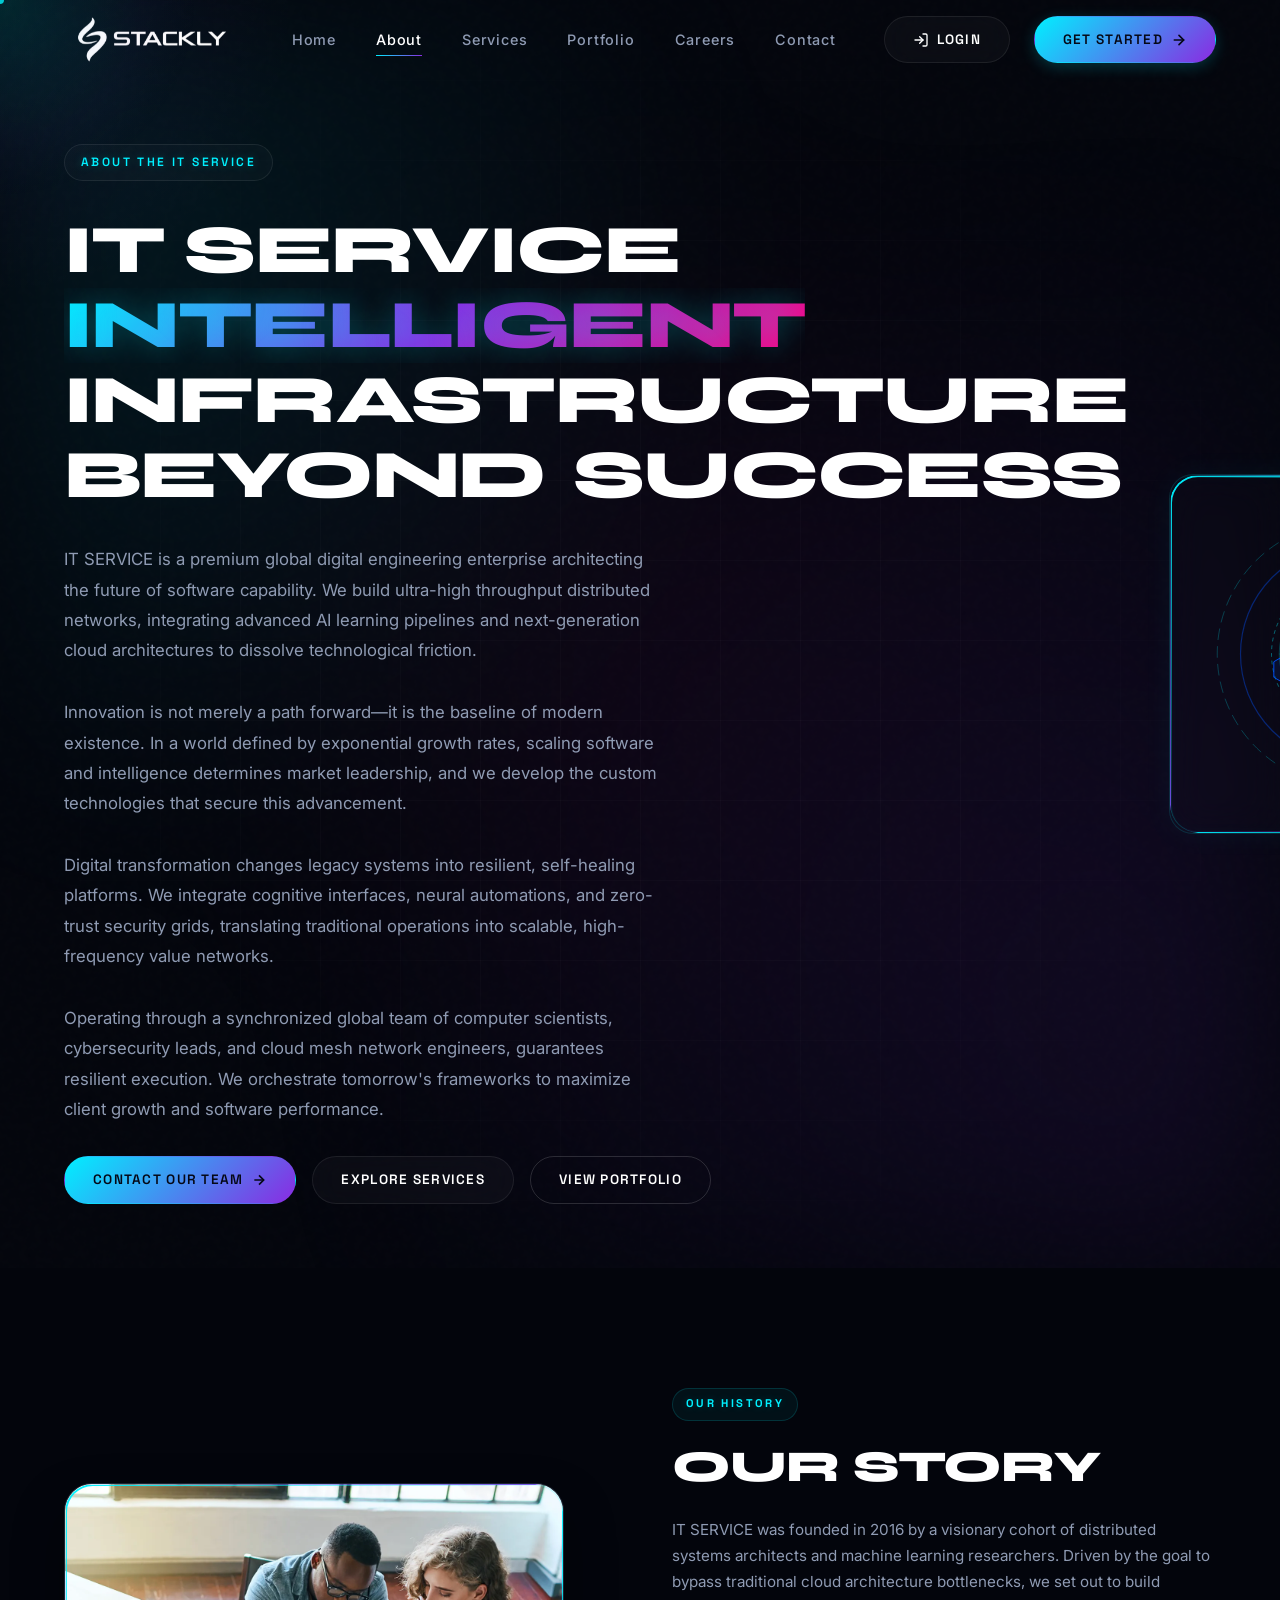
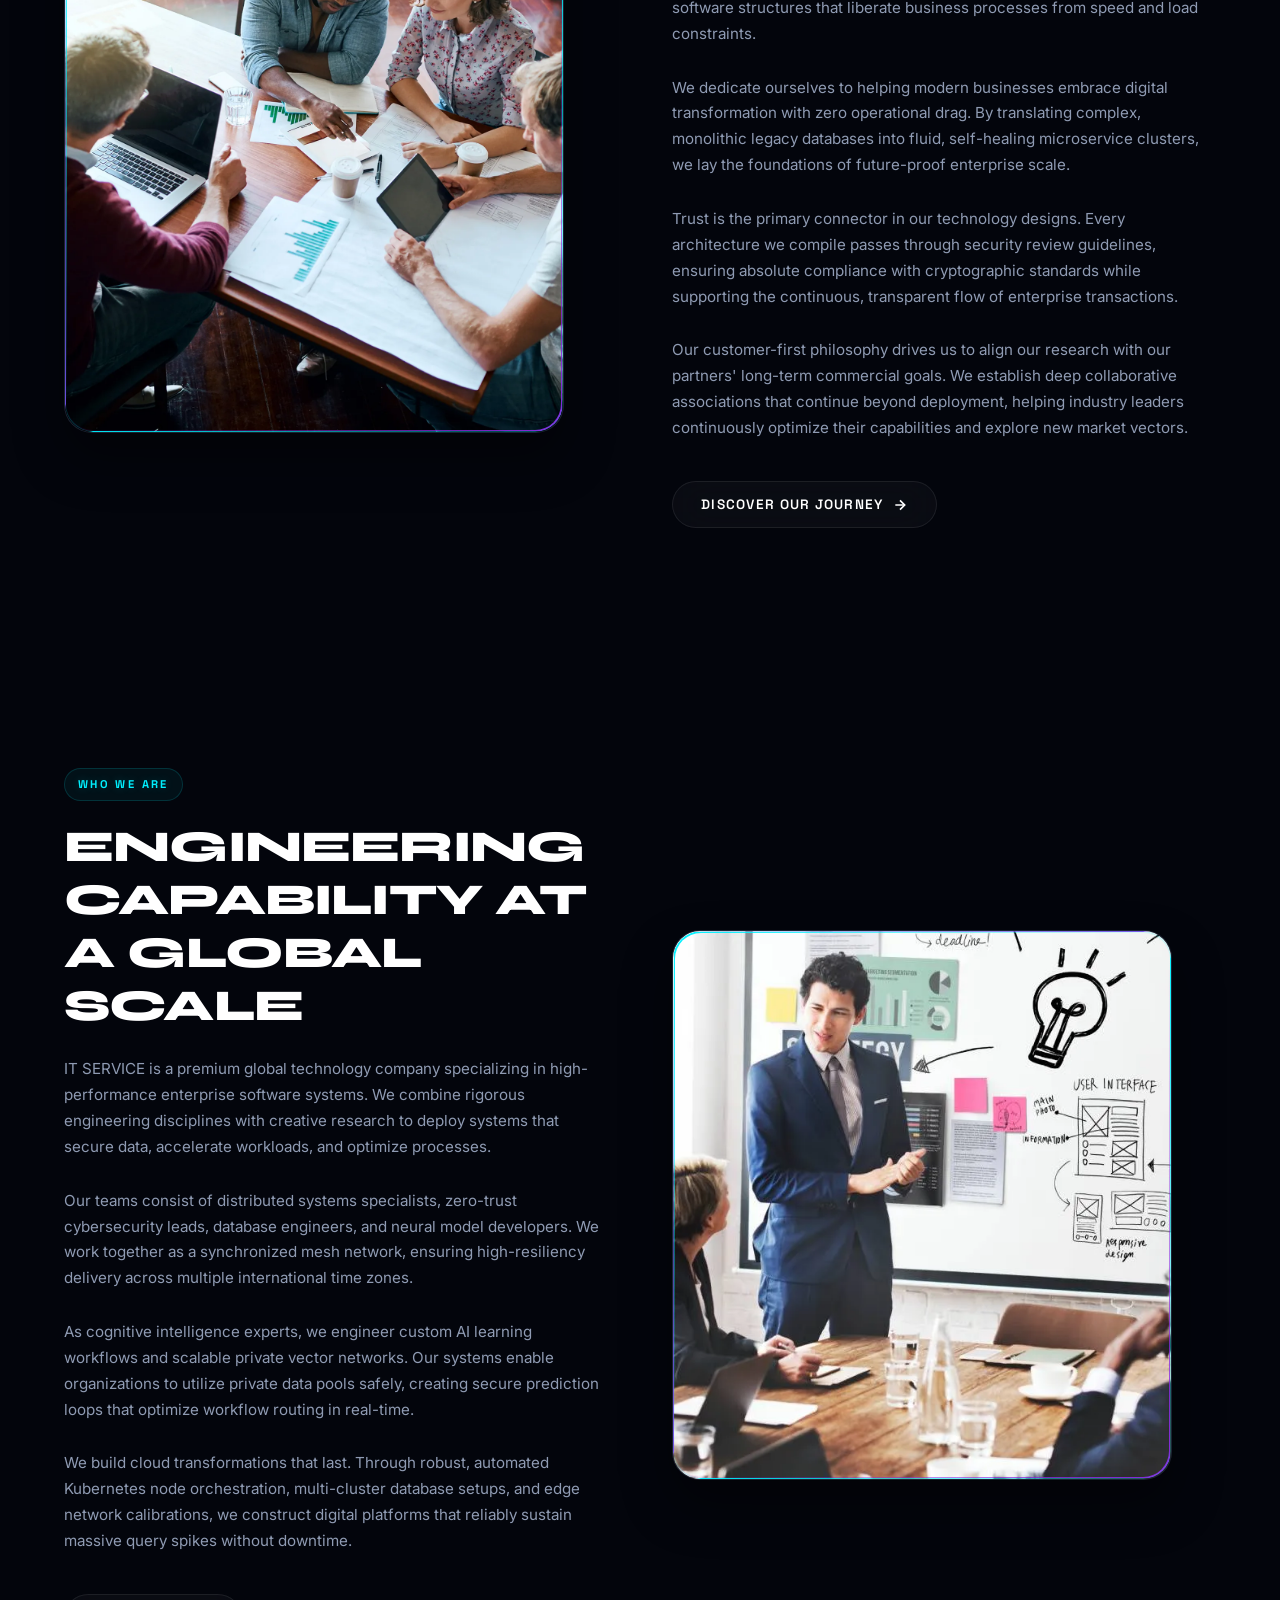
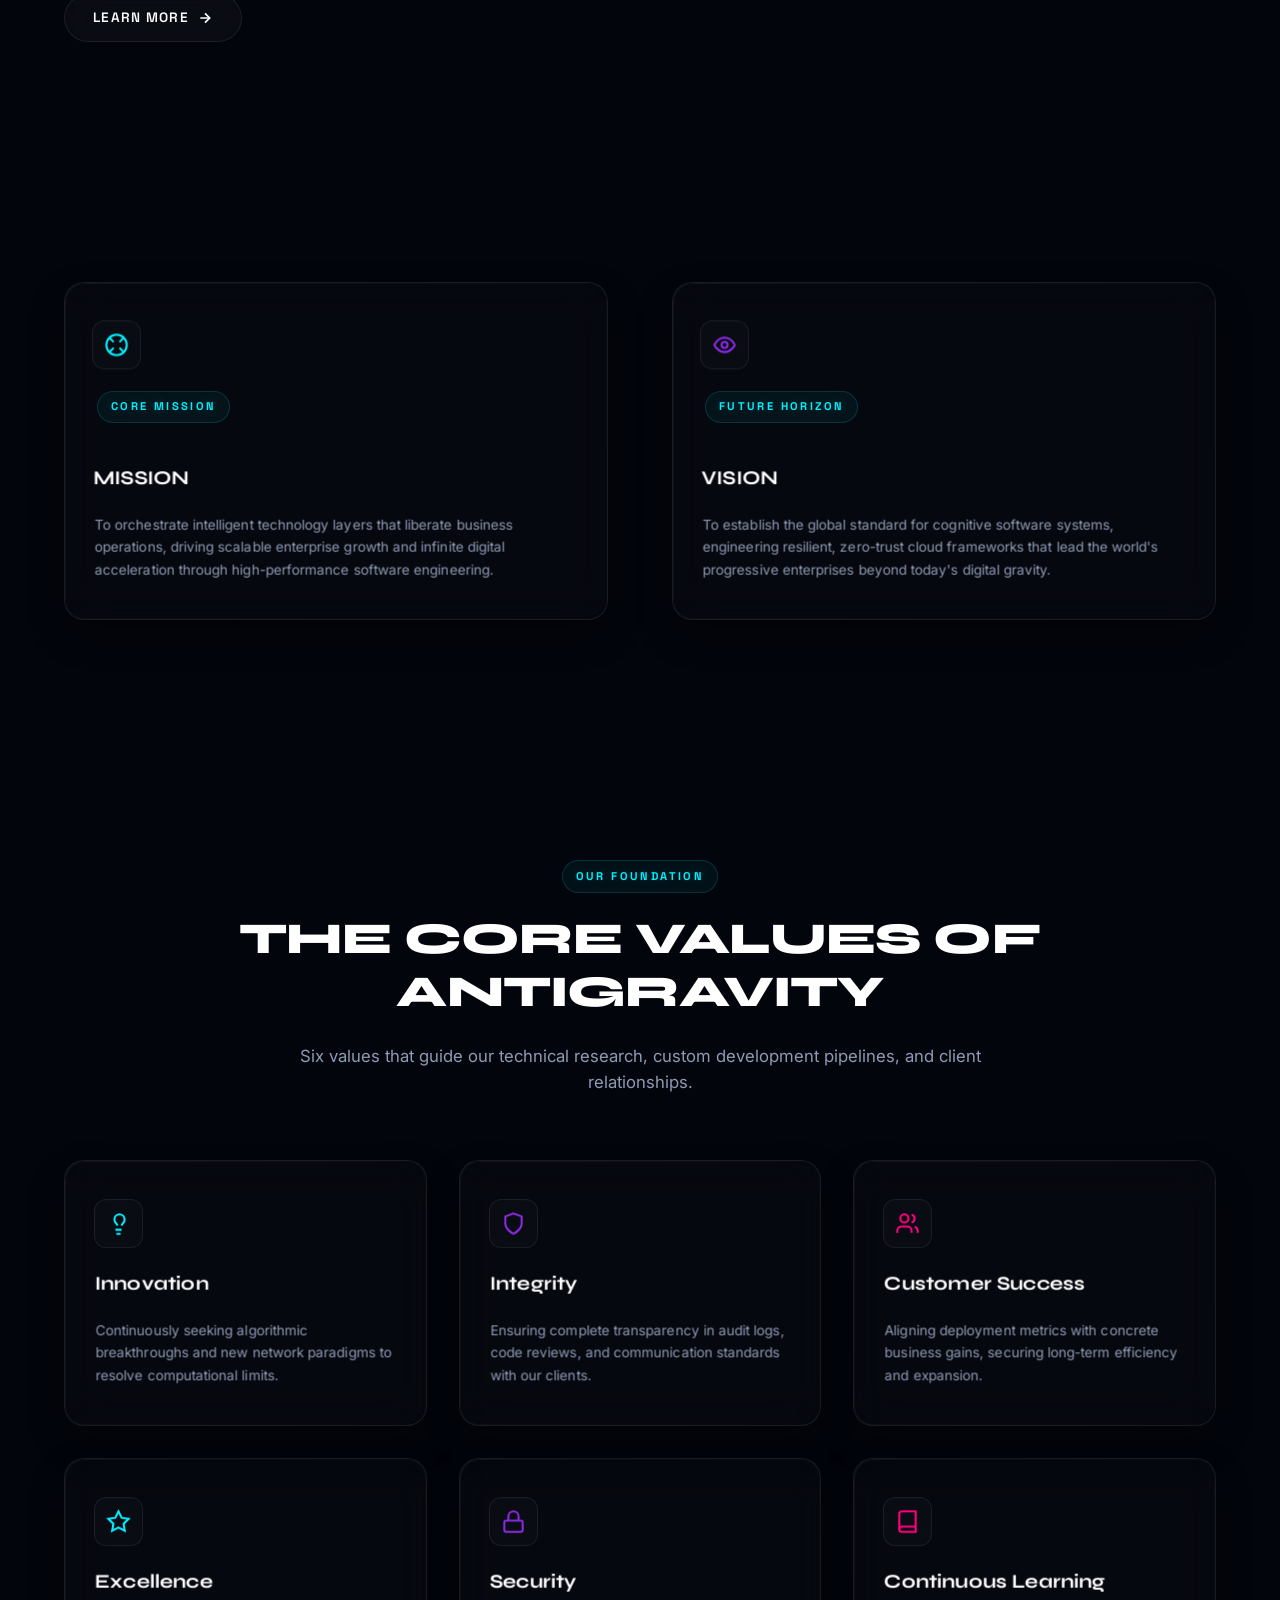
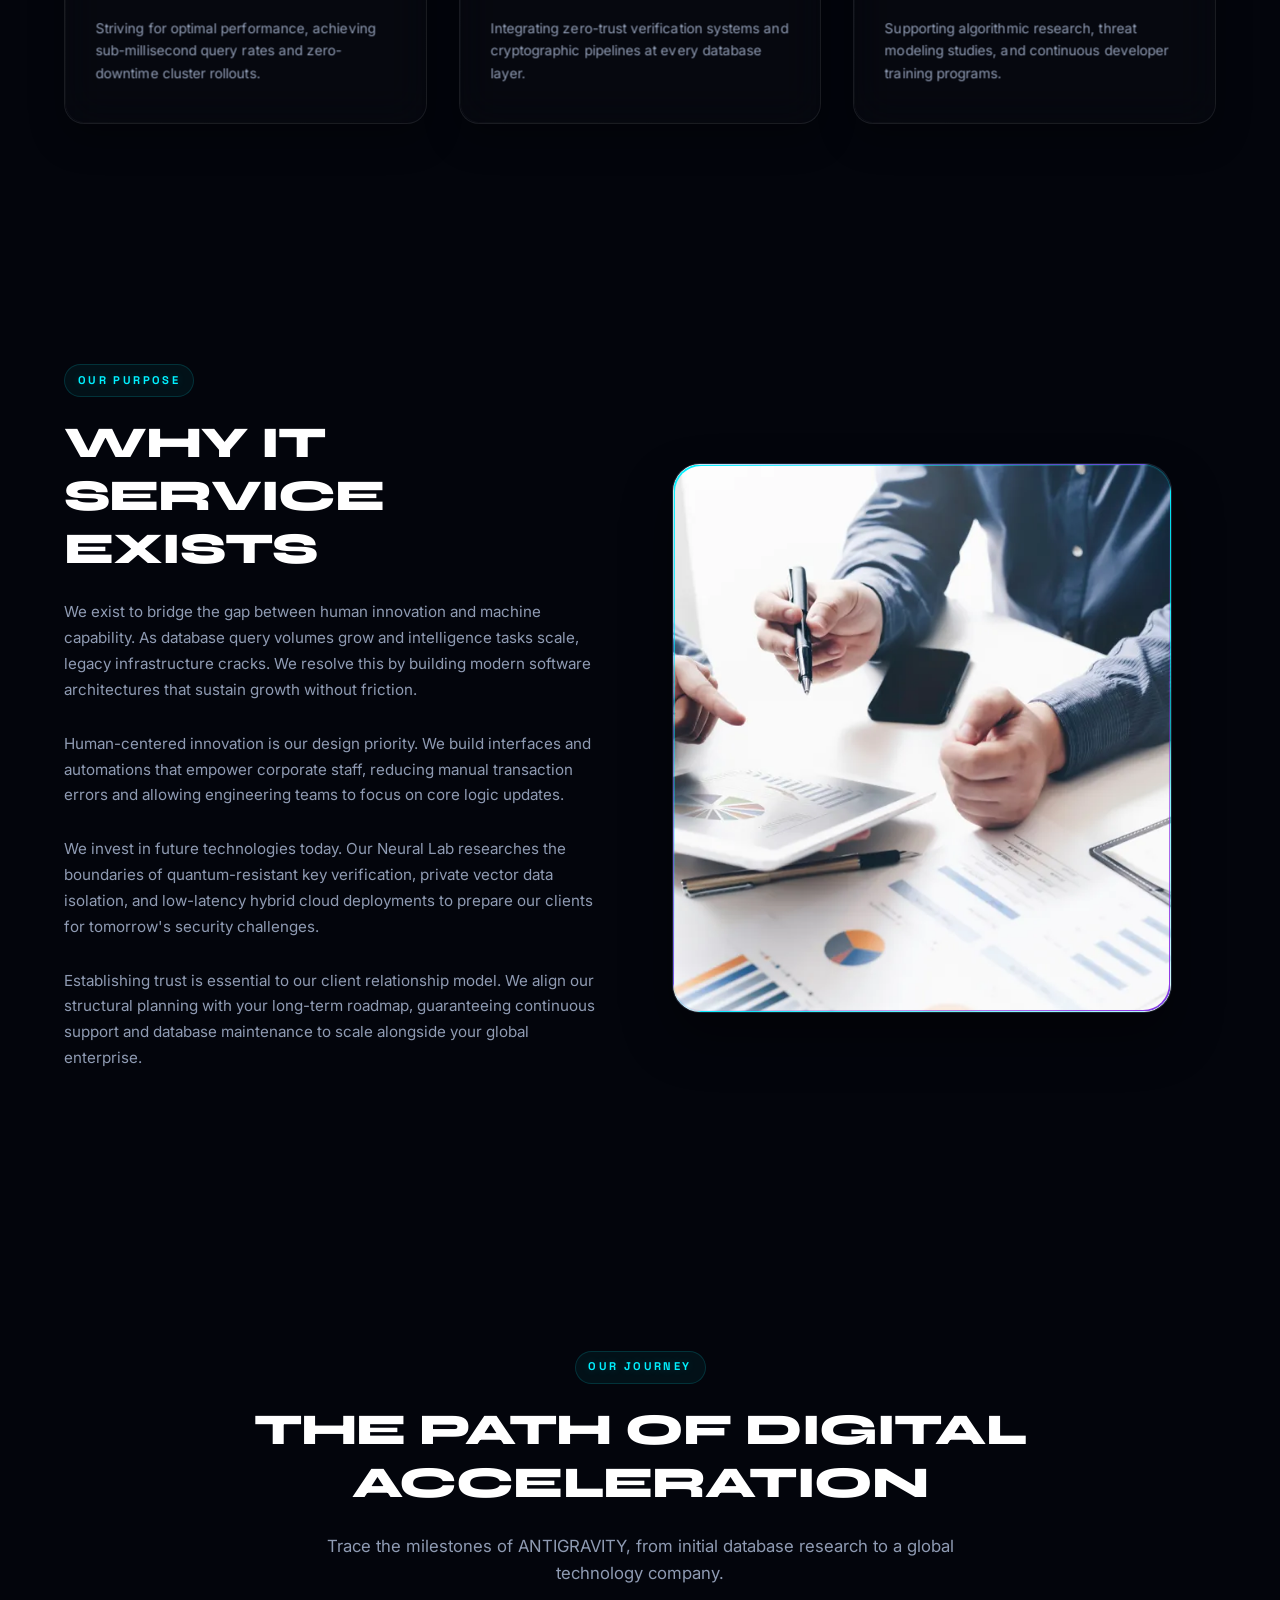
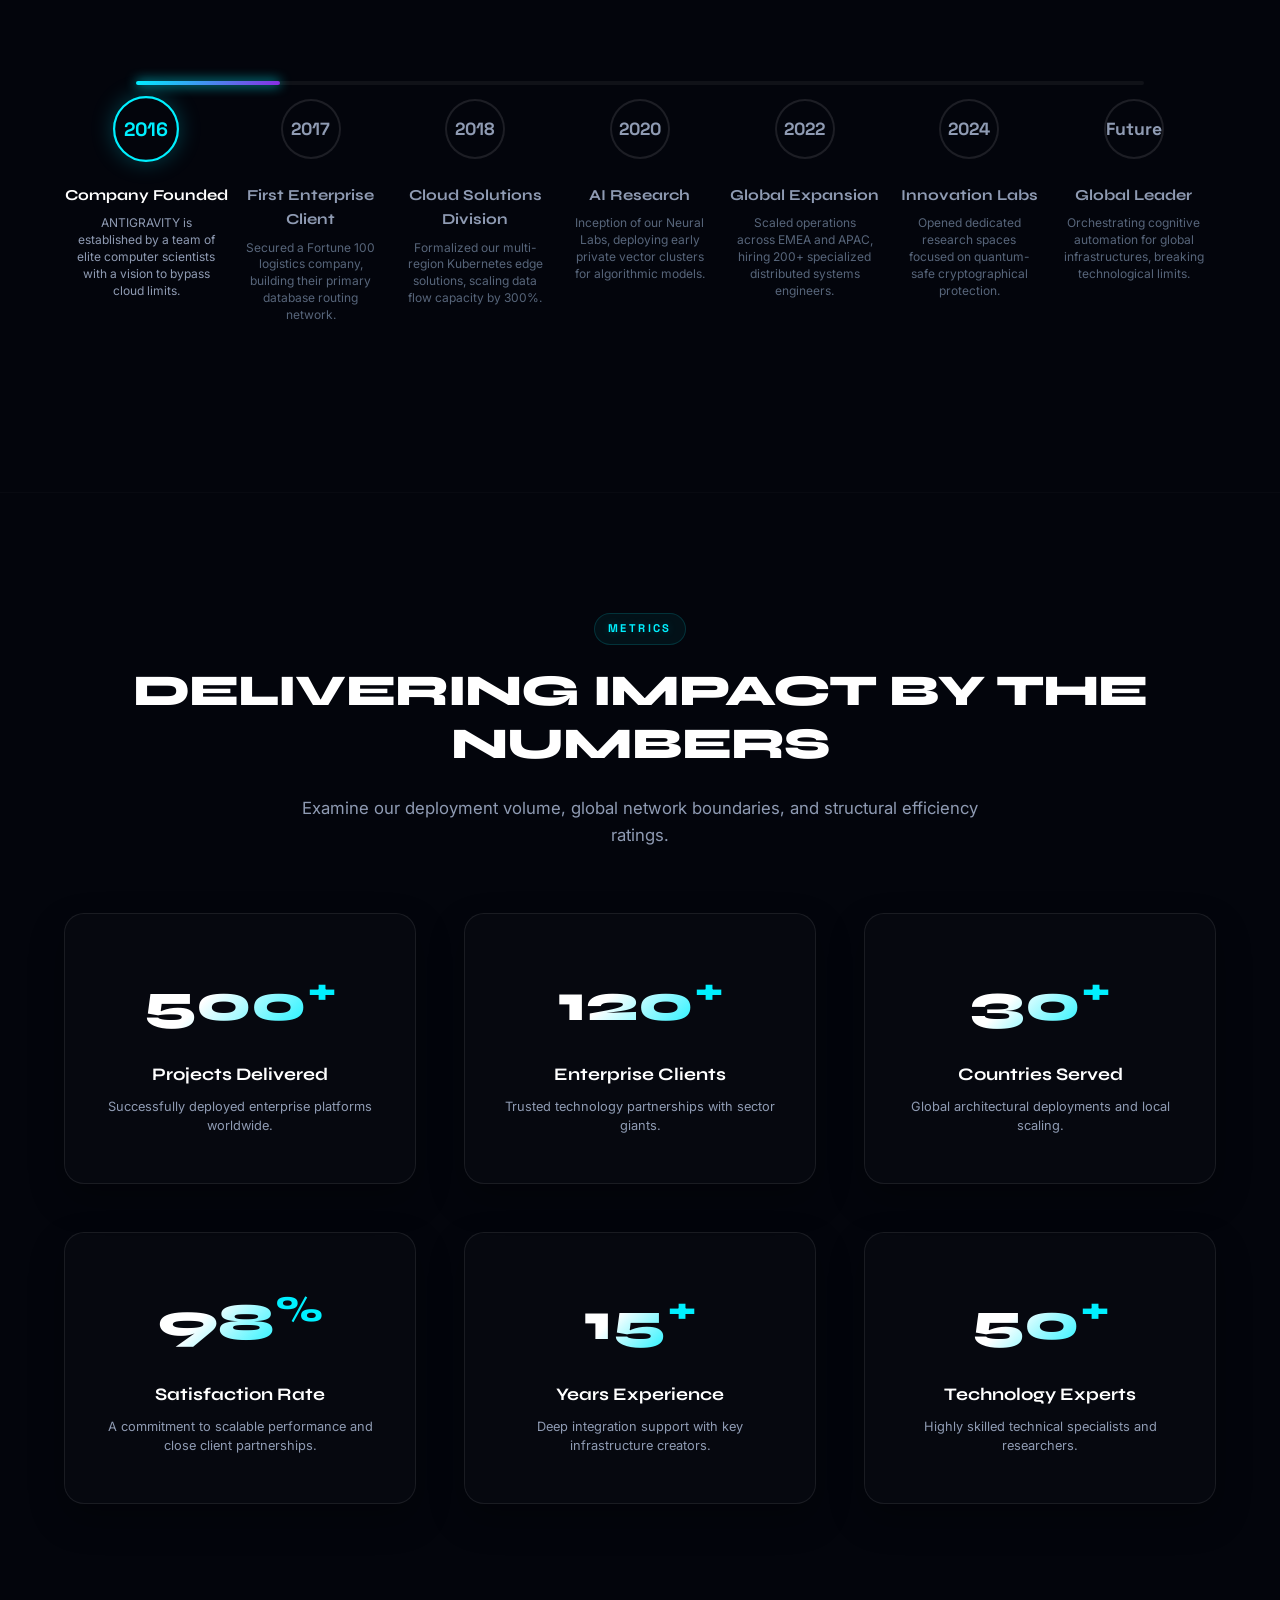
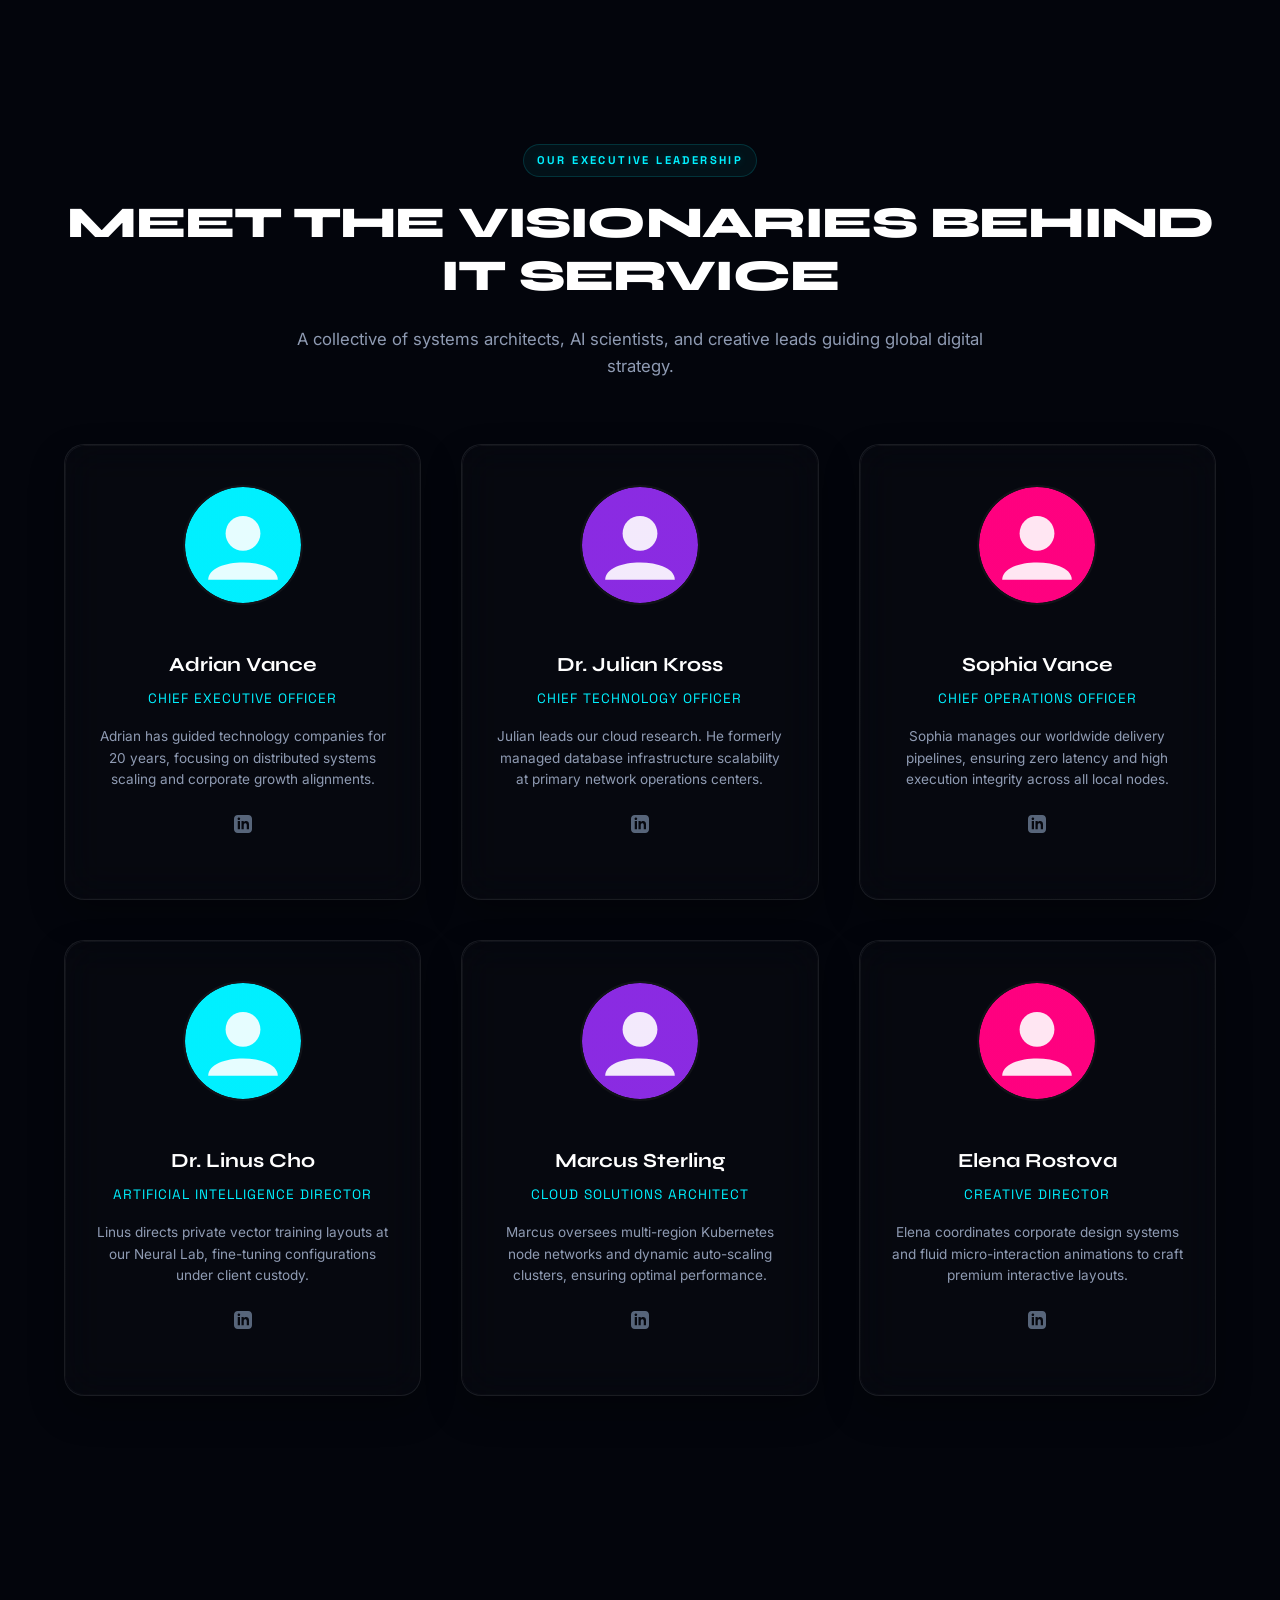
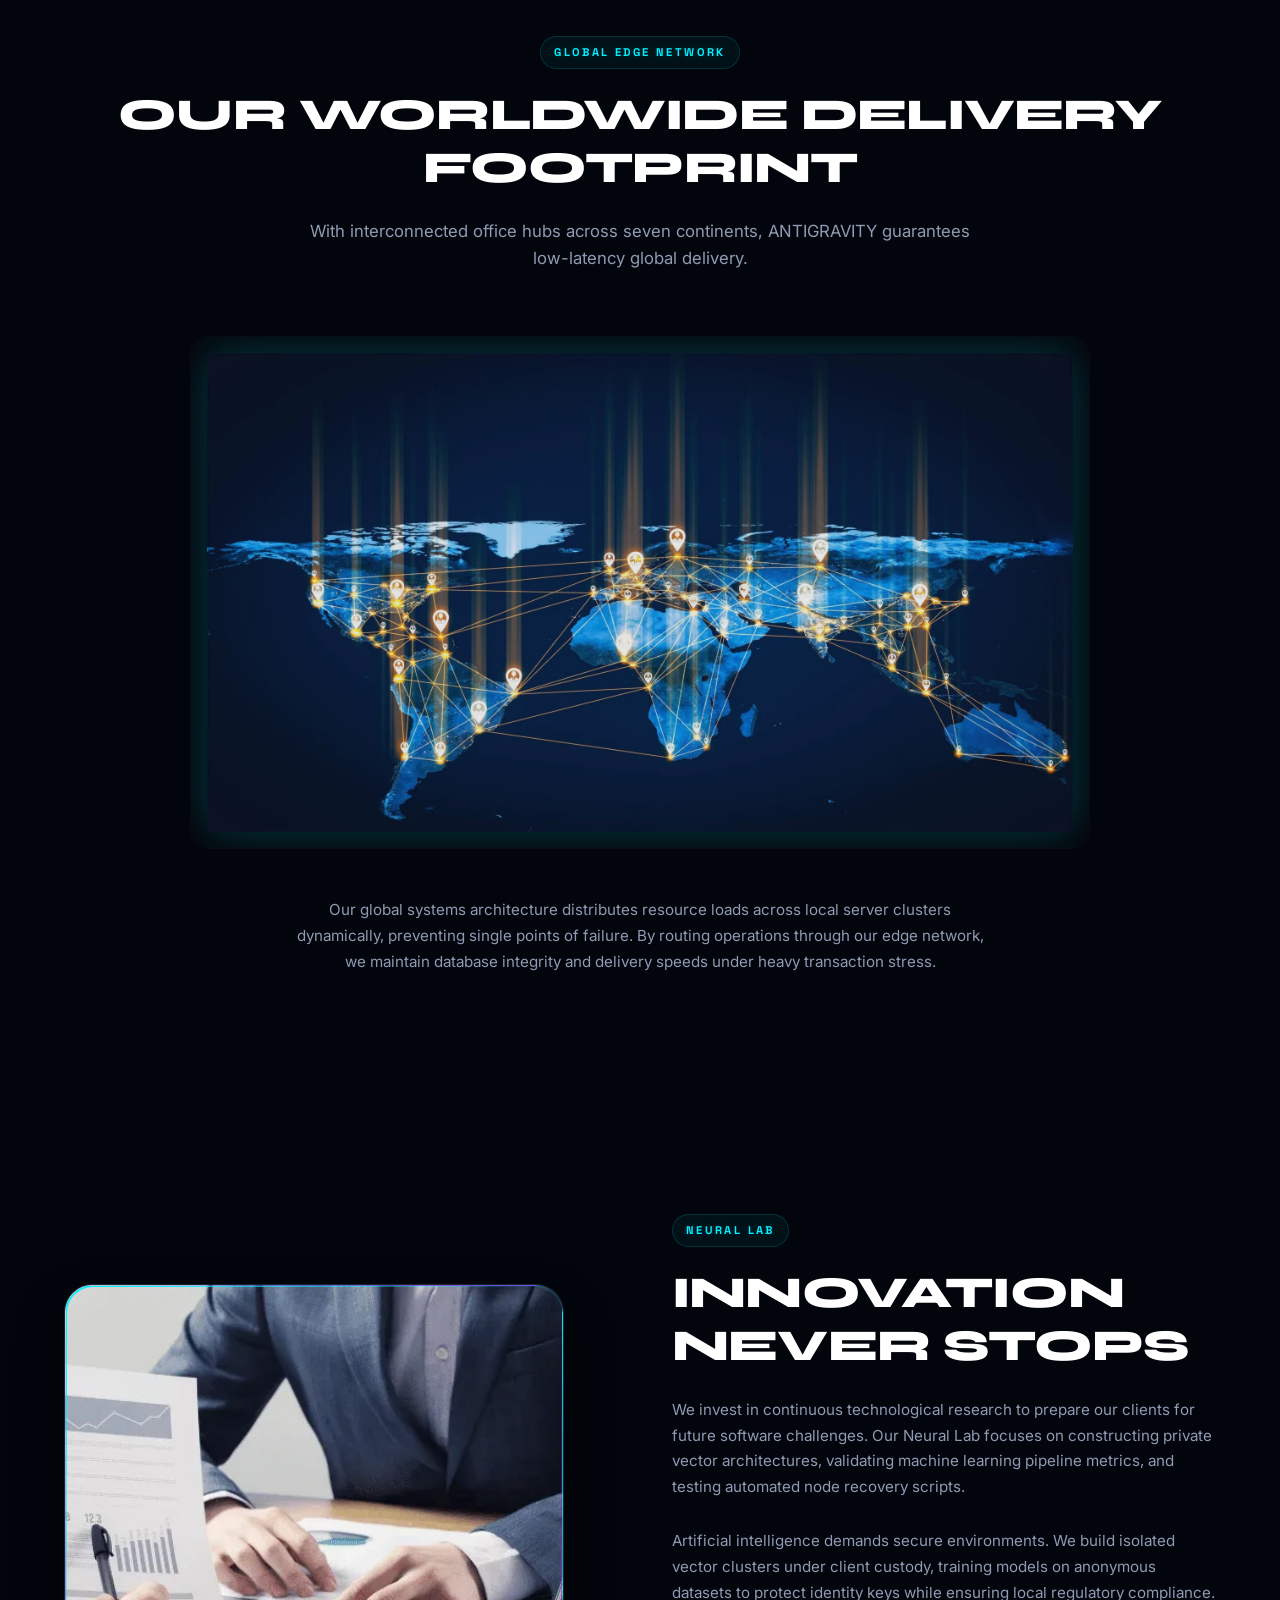
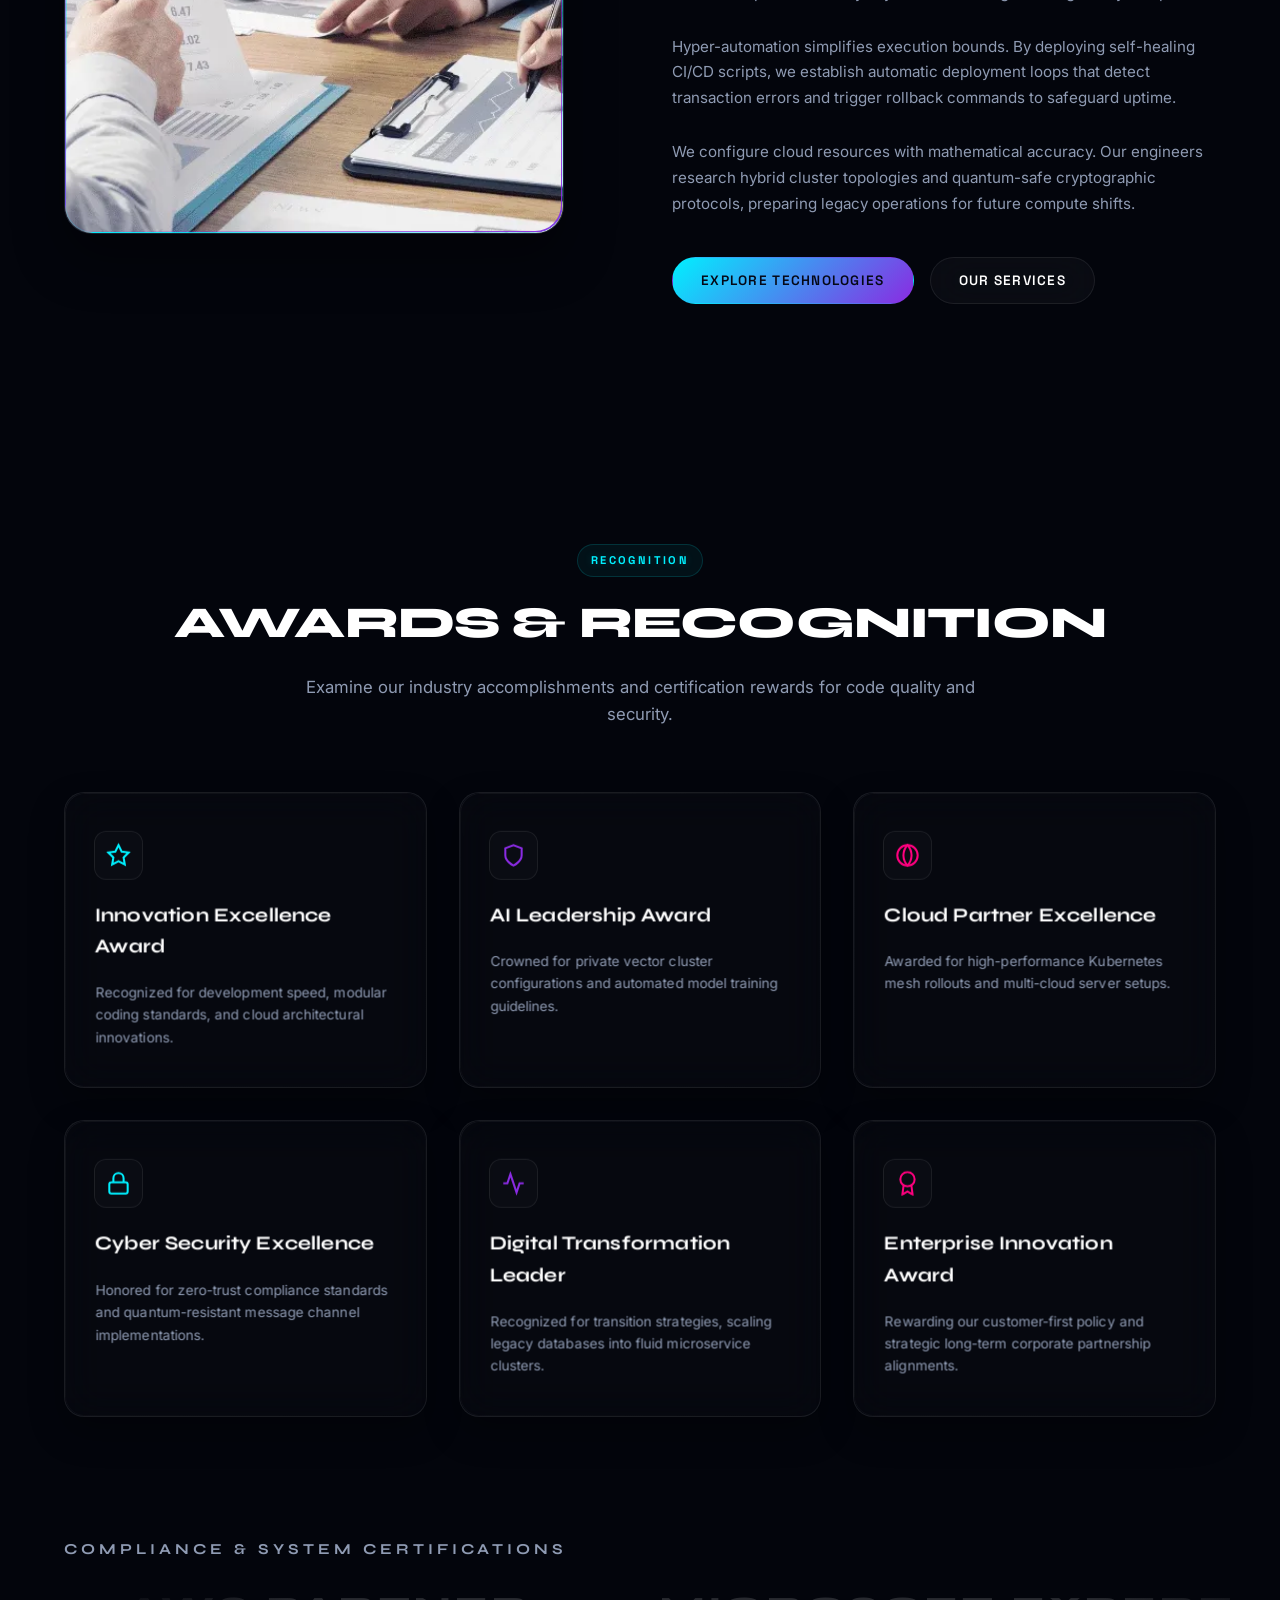
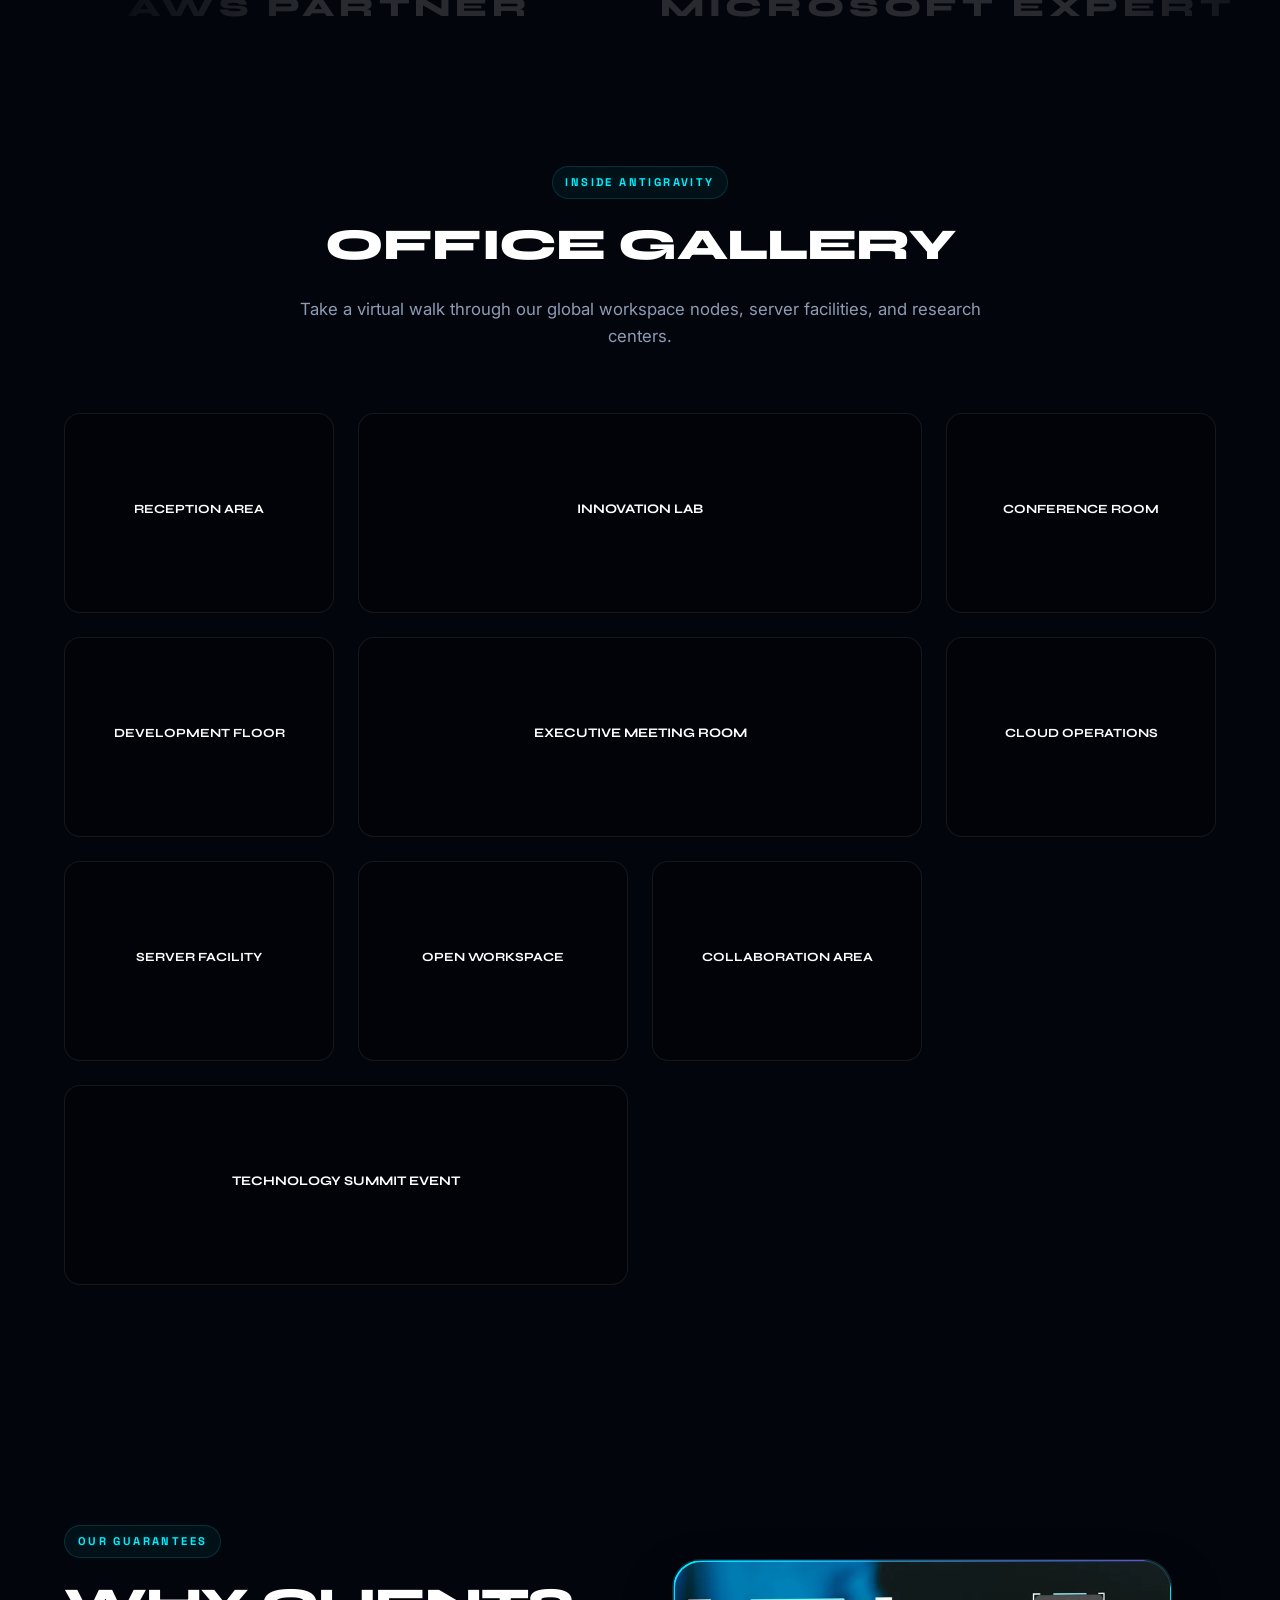
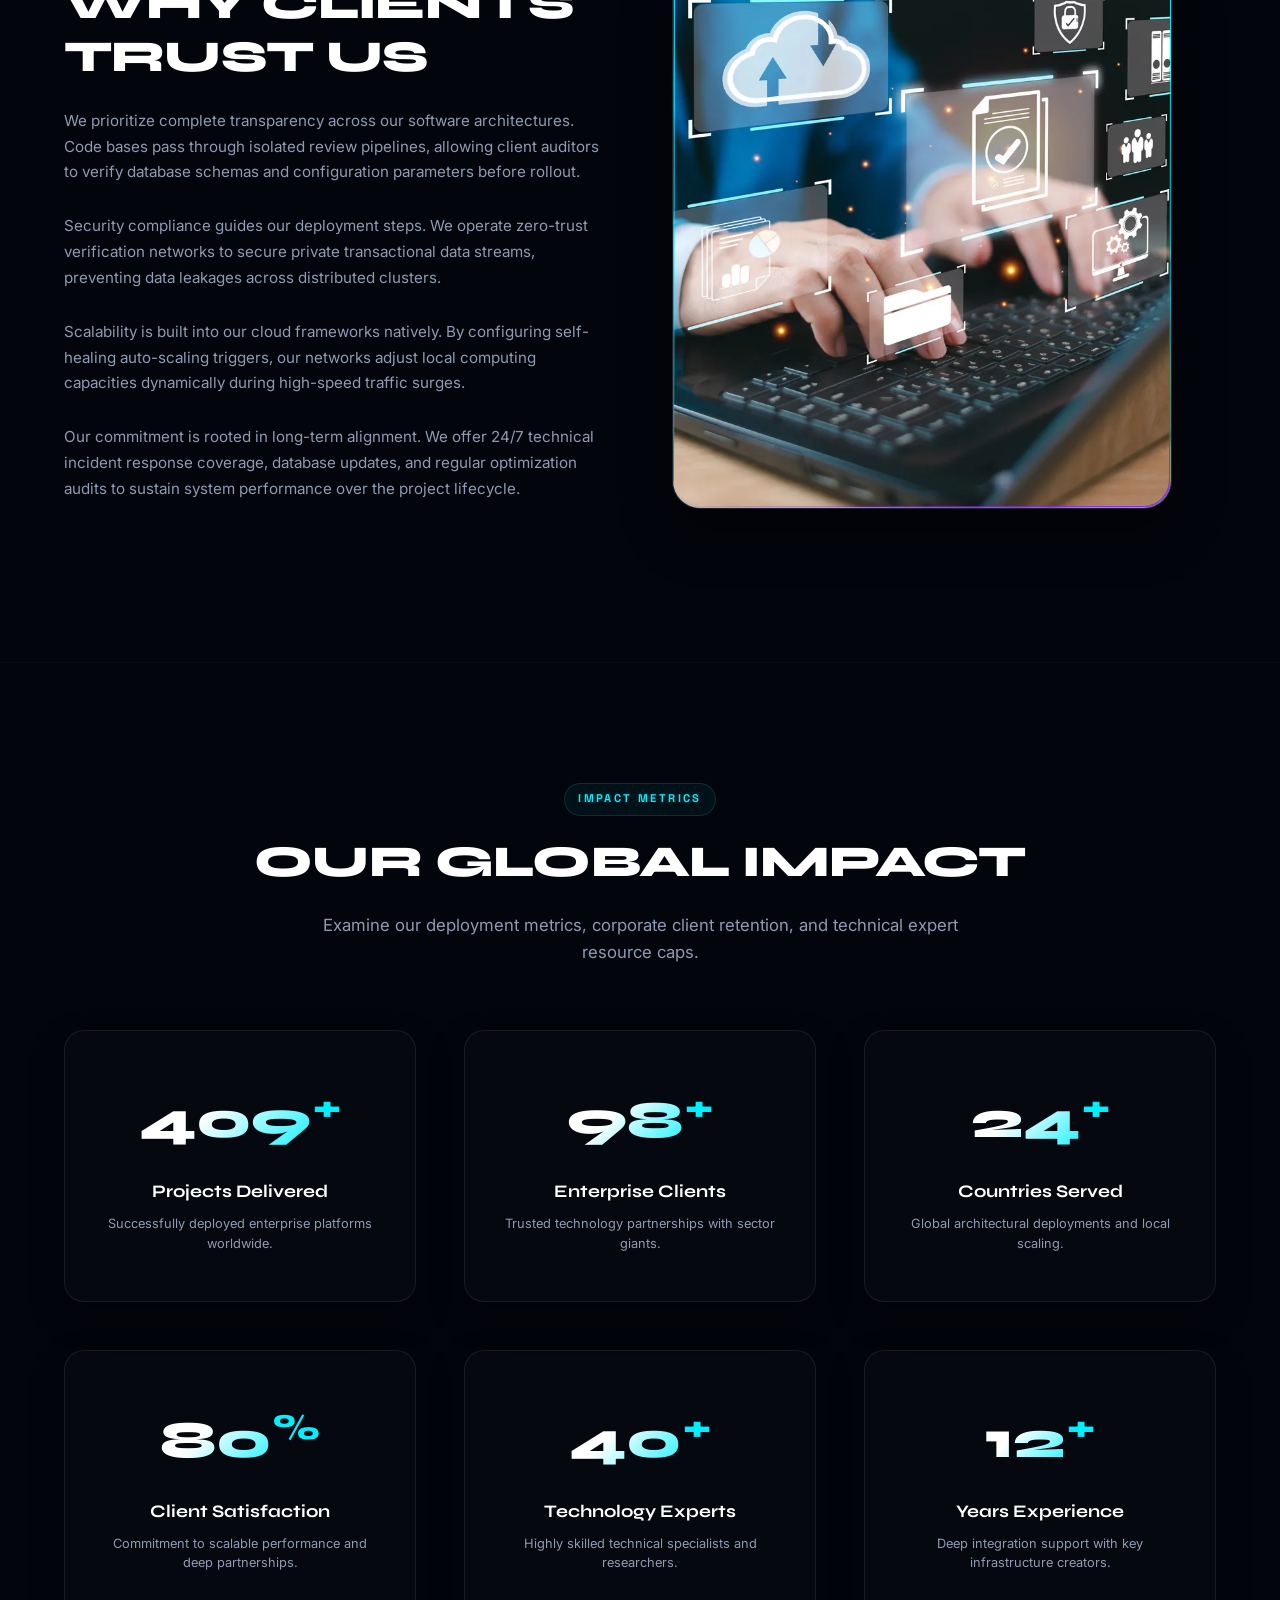
<file: about.html>
<!DOCTYPE html>
<html lang="en">

<head>
    <meta charset="UTF-8">
    <meta name="viewport" content="width=device-width, initial-scale=1.0">
    <title>About Us </title>

    <!-- Meta Tags for SEO -->
    <meta name="description"
        content="Discover the ANTIGRAVITY journey. We are a premium global technology company specializing in enterprise software, cloud scaling, and cognitive AI engineering.">
    <meta name="keywords"
        content="About ANTIGRAVITY, Enterprise IT Company, AI Engineers, Cloud Infrastructure, Corporate Story, Technology Timeline, Company Values">
    <meta name="author" content="ANTIGRAVITY Group">

    <!-- Fonts -->
    <link rel="preconnect" href="https://fonts.googleapis.com">
    <link rel="preconnect" href="https://fonts.gstatic.com" crossorigin>
    <link
        href="https://fonts.googleapis.com/css2?family=Inter:wght@300;400;500;600;700&family=Syne:wght@500;700;800&family=Space+Grotesk:wght@400;500;700&display=swap"
        rel="stylesheet">

    <!-- Stylesheets -->
    <link rel="stylesheet" href="style.css">
</head>

<body class="loading">

    <!-- Custom Cursor & Background Glow Spotlights -->
    <div class="cursor-glow" id="cursorGlow"></div>
    <div class="custom-cursor" id="customCursor"></div>

    <!-- PREMIUM LOADER -->
    <div id="loader" class="loader-container">
        <!-- Aurora and Noise backgrounds -->
        <div class="loader-aurora"></div>
        <div class="loader-noise"></div>
        <div class="loader-particles" id="loaderParticles"></div>

        <div class="loader-content">
            <!-- Rotating Glow Ring -->
            <div class="loader-ring-wrapper">
                <div class="loader-glow-ring"></div>
                <!-- Animated SVG Logo -->
                <svg class="loader-logo" viewBox="0 0 100 100" fill="none" xmlns="http://www.w3.org/2000/svg">
                    <path d="M50 15L85 75H15L50 15Z" stroke="url(#logoGlow)" stroke-width="4" stroke-linejoin="round" />
                    <path d="M50 35L70 70H30L50 35Z" fill="url(#logoFill)" />
                    <circle cx="50" cy="50" r="8" fill="#00f0ff" class="logo-core" />
                    <defs>
                        <linearGradient id="logoGlow" x1="15" y1="15" x2="85" y2="75" gradientUnits="userSpaceOnUse">
                            <stop offset="0%" stop-color="#00f0ff" />
                            <stop offset="50%" stop-color="#8a2be2" />
                            <stop offset="100%" stop-color="#ff007f" />
                        </linearGradient>
                        <linearGradient id="logoFill" x1="30" y1="35" x2="70" y2="70" gradientUnits="userSpaceOnUse">
                            <stop offset="0%" stop-color="rgba(0, 240, 255, 0.4)" />
                            <stop offset="100%" stop-color="rgba(138, 43, 226, 0.1)" />
                        </linearGradient>
                    </defs>
                </svg>
            </div>

            <!-- Progress indicators -->
            <h2 class="loader-title">IT SERVICE</h2>
            <div class="loader-progress-container">
                <div class="loader-progress-bar" id="progressBar"></div>
            </div>
            <div class="loader-stats">
                <span class="loader-percentage" id="loaderPercentage">0%</span>
                <span class="loader-status-text" id="loaderStatusText">Loading Experience...</span>
            </div>
        </div>
    </div>

    <!-- PREMIUM NAVBAR -->
    <header class="navbar" id="mainNavbar">
        <div class="navbar-container">
            <!-- Premium Logo -->
            <a href="index.html" class="logo-link">
                <img src="assets/logo.webp" alt="IT Logo" class="site-logo">
            </a>
            </a>

            <!-- Navigation Links (Center) -->
            <nav class="nav-menu">
                <ul class="nav-list">
                    <li class="nav-item"><a href="index.html" class="nav-link">Home</a></li>
                    <li class="nav-item"><a href="about.html" class="nav-link active">About</a></li>
                    <li class="nav-item"><a href="services.html" class="nav-link">Services</a></li>
                    <li class="nav-item"><a href="portfolio.html" class="nav-link">Portfolio</a></li>
                    <li class="nav-item"><a href="careers.html" class="nav-link">Careers</a></li>
                    <li class="nav-item"><a href="contact.html" class="nav-link">Contact</a></li>
                </ul>
            </nav>

            <!-- Action Buttons (Right) -->
            <div class="nav-actions">
                <a href="javascript:void(0)" class="btn btn-login btn-magnetic" onclick="openAuth()">
                    <span class="btn-ripple-container"></span>
                    <span class="btn-inner">
                        <svg class="icon-login" width="16" height="16" viewBox="0 0 24 24" fill="none"
                            stroke="currentColor" stroke-width="2" stroke-linecap="round" stroke-linejoin="round">
                            <path d="M15 3h4a2 2 0 0 1 2 2v14a2 2 0 0 1-2 2h-4" />
                            <polyline points="10 17 15 12 10 7" />
                            <line x1="15" y1="12" x2="3" y2="12" />
                        </svg>
                        LOGIN
                    </span>
                </a>
                <a href="contact.html" class="btn btn-started btn-magnetic">
                    <span class="btn-ripple-container"></span>
                    <span class="btn-inner">
                        GET STARTED
                        <svg class="icon-arrow" width="16" height="16" viewBox="0 0 24 24" fill="none"
                            stroke="currentColor" stroke-width="2.5" stroke-linecap="round" stroke-linejoin="round">
                            <line x1="5" y1="12" x2="19" y2="12" />
                            <polyline points="12 5 19 12 12 19" />
                        </svg>
                    </span>
                </a>
            </div>

            <!-- Hamburger Button -->
            <button class="hamburger-btn" id="mobileMenuToggle" aria-label="Toggle Menu">
                <span class="hamburger-line"></span>
                <span class="hamburger-line"></span>
                <span class="hamburger-line"></span>
            </button>
        </div>
    </header>

    <!-- MOBILE OVERLAY MENU -->
    <div class="mobile-overlay" id="mobileOverlay">
        <div class="mobile-overlay-noise"></div>
        <div class="mobile-overlay-container" id="mobileSidebar">
            <div class="mobile-sidebar-header">
                <div class="mobile-logo-wrapper">
                    <a href="index.html" class="logo-link">
                        <img src="assets/logo.webp" alt="IT Logo" class="site-logo">
                    </a>
                </div>
                <button class="close-sidebar-btn" id="closeSidebar" aria-label="Close Menu">
                    <svg width="24" height="24" viewBox="0 0 24 24" fill="none" stroke="currentColor" stroke-width="2">
                        <line x1="18" y1="6" x2="6" y2="18"></line>
                        <line x1="6" y1="6" x2="18" y2="18"></line>
                    </svg>
                </button>
            </div>
            <nav class="mobile-nav">
                <ul class="mobile-list">
                    <li class="mobile-item"><a href="index.html" class="mobile-link">Home</a></li>
                    <li class="mobile-item"><a href="about.html" class="mobile-link active">About</a></li>
                    <li class="mobile-item"><a href="services.html" class="mobile-link">Services</a></li>
                    <li class="mobile-item"><a href="portfolio.html" class="mobile-link">Portfolio</a></li>
                    <li class="mobile-item"><a href="careers.html" class="mobile-link">Careers</a></li>
                    <li class="mobile-item"><a href="contact.html" class="mobile-link">Contact</a></li>
                    <li class="mobile-item"><a href="javascript:void(0)" class="mobile-link"
                            onclick="openAuthMobile(event)">Login</a></li>
                </ul>
            </nav>
            <div class="mobile-actions">
                <a href="javascript:void(0)" class="btn btn-login btn-magnetic" onclick="openAuth()">
                    <span class="btn-inner">
                        <svg class="icon-login" width="18" height="18" viewBox="0 0 24 24" fill="none"
                            stroke="currentColor" stroke-width="2" stroke-linecap="round" stroke-linejoin="round">
                            <path d="M15 3h4a2 2 0 0 1 2 2v14a2 2 0 0 1-2 2h-4" />
                            <polyline points="10 17 15 12 10 7" />
                            <line x1="15" y1="12" x2="3" y2="12" />
                        </svg>
                        LOGIN
                    </span>
                </a>
                <a href="contact.html" class="btn btn-started btn-magnetic">
                    <span class="btn-inner">
                        GET STARTED
                        <svg class="icon-arrow" width="18" height="18" viewBox="0 0 24 24" fill="none"
                            stroke="currentColor" stroke-width="2.5" stroke-linecap="round" stroke-linejoin="round">
                            <line x1="5" y1="12" x2="19" y2="12" />
                            <polyline points="12 5 19 12 12 19" />
                        </svg>
                    </span>
                </a>
            </div>
             
             <!-- CONTACT INFO SECTION -->
             <div class="mobile-contact-info">
                 <span class="mobile-contact-title">Contact Information</span>
                 <a href="tel:+919676778900" class="mobile-contact-link">
                     <svg class="mobile-contact-icon" viewBox="0 0 24 24" fill="none" stroke="currentColor" stroke-width="2" stroke-linecap="round" stroke-linejoin="round">
                         <path d="M22 16.92v3a2 2 0 0 1-2.18 2 19.79 19.79 0 0 1-8.63-3.07 19.5 19.5 0 0 1-6-6 19.79 19.79 0 0 1-3.07-8.67A2 2 0 0 1 4.11 2h3a2 2 0 0 1 2 1.72 12.84 12.84 0 0 0 .7 2.81 2 2 0 0 1-.45 2.11L8.09 9.91a16 16 0 0 0 6 6l1.27-1.27a2 2 0 0 1 2.11-.45 12.84 12.84 0 0 0 2.81.7A2 2 0 0 1 22 16.92z"></path>
                     </svg>
                     +91 96767 78900
                 </a>
             </div>
         </div>
     </div>



    <!-- ABOUT HERO SECTION -->
    <main class="hero-section" id="heroSection">
        <!-- Aurora and Mesh background elements -->
        <div class="hero-aurora-bg"></div>
        <div class="hero-grid-lines"></div>
        <div class="hero-glow-spotlight" id="heroSpotlight"></div>
        <div class="hero-noise-texture"></div>

        <div class="hero-container">
            <!-- Left Side copy -->
            <div class="hero-left">
                <div class="reveal-wrapper">
                    <span class="hero-badge">ABOUT THE IT SERVICE</span>
                </div>
                <h1 class="hero-heading">
                    <span class="word-wrapper"><span class="word">IT SERVICE</span></span>
                    <span class="word-wrapper"><span class="word-glow">INTELLIGENT</span></span>
                    <span class="word-wrapper"><span class="word">INFRASTRUCTURE</span></span>
                    <span class="word-wrapper"><span class="word">BEYOND</span></span>
                    <span class="word-wrapper"><span class="word">SUCCESS</span></span>
                </h1>

                <p class="hero-subheading">
                    IT SERVICE is a premium global digital engineering enterprise architecting the future of software
                    capability. We build ultra-high throughput distributed networks, integrating advanced AI learning
                    pipelines and next-generation cloud architectures to dissolve technological friction.
                </p>
                <p class="hero-subheading">
                    Innovation is not merely a path forward—it is the baseline of modern existence. In a world defined
                    by exponential growth rates, scaling software and intelligence determines market leadership, and we
                    develop the custom technologies that secure this advancement.
                </p>
                <p class="hero-subheading">
                    Digital transformation changes legacy systems into resilient, self-healing platforms. We integrate
                    cognitive interfaces, neural automations, and zero-trust security grids, translating traditional
                    operations into scalable, high-frequency value networks.
                </p>
                <p class="hero-subheading">
                    Operating through a synchronized global team of computer scientists, cybersecurity leads, and cloud
                    mesh network engineers, guarantees resilient execution. We orchestrate tomorrow's frameworks to
                    maximize client growth and software performance.
                </p>

                <!-- Button layout -->
                <div class="hero-button-group">
                    <a href="404.html" class="btn btn-primary btn-magnetic">
                        <span class="btn-ripple-container"></span>
                        <span class="btn-inner">
                            CONTACT OUR TEAM
                            <svg class="icon-arrow" width="16" height="16" viewBox="0 0 24 24" fill="none"
                                stroke="currentColor" stroke-width="2.5">
                                <line x1="5" y1="12" x2="19" y2="12" />
                                <polyline points="12 5 19 12 12 19" />
                            </svg>
                        </span>
                    </a>

                    <a href="404.html" class="btn btn-secondary btn-magnetic">
                        <span class="btn-ripple-container"></span>
                        <span class="btn-inner">EXPLORE SERVICES</span>
                    </a>

                    <a href="404.html" class="btn btn-outline btn-magnetic">
                        <span class="btn-ripple-container"></span>
                        <span class="btn-inner">VIEW PORTFOLIO</span>
                    </a>
                </div>
            </div>

            <!-- Right Side interactive graphic with AI Digital Globe -->
            <div class="hero-right">
                <div class="hero-graphic-wrapper" id="parallaxContainer">
                    <div class="hero-main-card holographic-card">
                        <div class="card-glow-border"></div>
                        <div class="card-reflection"></div>
                        <div class="holo-scan-line"></div>
                        <!-- Holographic Globe & Hexagon SVG -->
                        <div class="hero-core-graphic">
                            <svg viewBox="0 0 400 400" fill="none" xmlns="http://www.w3.org/2000/svg"
                                class="holo-globe-svg">
                                <defs>
                                    <radialGradient id="globeGlow" cx="50%" cy="50%" r="50%">
                                        <stop offset="0%" stop-color="#00f0ff" stop-opacity="0.5" />
                                        <stop offset="70%" stop-color="#0050ff" stop-opacity="0.1" />
                                        <stop offset="100%" stop-color="transparent" stop-opacity="0" />
                                    </radialGradient>
                                    <filter id="neonGlowGlobe" x="-20%" y="-20%" width="140%" height="140%">
                                        <feGaussianBlur stdDeviation="8" result="blur" />
                                        <feMerge>
                                            <feMergeNode in="blur" />
                                            <feMergeNode in="SourceGraphic" />
                                        </feMerge>
                                    </filter>
                                </defs>
                                <circle cx="200" cy="200" r="170" stroke="#00f0ff" stroke-width="1" stroke-opacity="0.3"
                                    stroke-dasharray="15 8" class="svg-orbit-ring ring-outer-slow" />
                                <circle cx="200" cy="200" r="140" stroke="#0050ff" stroke-width="1.5"
                                    stroke-opacity="0.4" class="svg-orbit-ring ring-mid-reverse" />
                                <circle cx="200" cy="200" r="100" stroke="#00f0ff" stroke-width="1" stroke-opacity="0.5"
                                    stroke-dasharray="5 5" class="svg-orbit-ring ring-inner-fast" />
                                <circle cx="200" cy="200" r="90" fill="url(#globeGlow)" filter="url(#neonGlowGlobe)" />
                                <g class="globe-mesh" stroke="#00f0ff" stroke-opacity="0.4" stroke-width="0.75">
                                    <path d="M 200,110 A 90,90 0 0,0 200,290" />
                                    <path d="M 200,110 A 90,90 0 0,1 200,290" />
                                    <path d="M 200,110 A 45,90 0 0,0 200,290" />
                                    <path d="M 200,110 A 45,90 0 0,1 200,290" />
                                    <line x1="110" y1="200" x2="290" y2="200" />
                                    <line x1="120" y1="155" x2="280" y2="155" />
                                    <line x1="120" y1="245" x2="280" y2="245" />
                                </g>
                                <polygon points="200,80 217,90 217,110 200,120 183,110 183,90"
                                    fill="rgba(0, 240, 255, 0.15)" stroke="#00f0ff" stroke-width="1.5"
                                    filter="url(#neonGlowGlobe)" class="floating-hex hex-1" />
                                <polygon points="120,200 137,210 137,230 120,240 103,230 103,210"
                                    fill="rgba(0, 80, 255, 0.1)" stroke="#0050ff" stroke-width="1.2"
                                    class="floating-hex hex-2" />
                                <polygon points="280,220 297,230 297,250 280,260 263,250 263,230"
                                    fill="rgba(138, 43, 226, 0.1)" stroke="#8a2be2" stroke-width="1.2"
                                    class="floating-hex hex-3" />
                                <line x1="200" y1="100" x2="280" y2="240" stroke="#00f0ff" stroke-width="0.8"
                                    stroke-dasharray="4 4" stroke-opacity="0.6" />
                                <line x1="120" y1="220" x2="200" y2="100" stroke="#0050ff" stroke-width="0.8"
                                    stroke-dasharray="4 4" stroke-opacity="0.6" />
                                <circle cx="240" cy="170" r="3" fill="#00f0ff" class="data-particle particle-1" />
                                <circle cx="160" cy="160" r="2.5" fill="#8a2be2" class="data-particle particle-2" />
                                <circle cx="220" cy="230" r="3" fill="#ff007f" class="data-particle particle-3" />
                            </svg>
                        </div>
                    </div>
                </div>
            </div>
        </div>
    </main>

    <!-- OUR STORY SECTION -->
    <section class="about-story-section section-padding reveal-on-scroll">
        <div class="section-container grid-two-col">
            <!-- Left: Graphic Placeholder -->
            <div class="story-left">
                <div class="about-image-card">
                    <div class="card-glow-border"></div>

                    <img src="assets/about1.webp" alt="About Antigravity" class="about-image">
                </div>
            </div>

            <!-- Right: Content -->
            <div class="story-right">
                <span class="section-badge">OUR HISTORY</span>
                <h2 class="section-title">OUR STORY</h2>
                <div class="about-content-wrapper">
                    <p class="about-paragraph">
                        IT SERVICE was founded in 2016 by a visionary cohort of distributed systems architects and
                        machine learning researchers. Driven by the goal to bypass traditional cloud architecture
                        bottlenecks, we set out to build software structures that liberate business processes from speed
                        and load constraints.
                    </p>
                    <p class="about-paragraph">
                        We dedicate ourselves to helping modern businesses embrace digital transformation with zero
                        operational drag. By translating complex, monolithic legacy databases into fluid, self-healing
                        microservice clusters, we lay the foundations of future-proof enterprise scale.
                    </p>
                    <p class="about-paragraph">
                        Trust is the primary connector in our technology designs. Every architecture we compile passes
                        through security review guidelines, ensuring absolute compliance with cryptographic standards
                        while supporting the continuous, transparent flow of enterprise transactions.
                    </p>
                    <p class="about-paragraph">
                        Our customer-first philosophy drives us to align our research with our partners' long-term
                        commercial goals. We establish deep collaborative associations that continue beyond deployment,
                        helping industry leaders continuously optimize their capabilities and explore new market
                        vectors.
                    </p>
                </div>
                <a href="404.html" class="btn btn-secondary btn-magnetic learn-more-btn">
                    <span class="btn-inner">
                        DISCOVER OUR JOURNEY
                        <svg class="icon-arrow" width="16" height="16" viewBox="0 0 24 24" fill="none"
                            stroke="currentColor" stroke-width="2.5">
                            <line x1="5" y1="12" x2="19" y2="12" />
                            <polyline points="12 5 19 12 12 19" />
                        </svg>
                    </span>
                </a>
            </div>
        </div>
    </section>

    <!-- WHO WE ARE SECTION -->
    <section class="who-we-are-section section-padding reveal-on-scroll">
        <div class="section-container grid-two-col">
            <!-- Left: Content -->
            <div class="who-right">
                <span class="section-badge">WHO WE ARE</span>
                <h2 class="section-title">ENGINEERING CAPABILITY AT A GLOBAL SCALE</h2>
                <div class="about-content-wrapper">
                    <p class="about-paragraph">
                        IT SERVICE is a premium global technology company specializing in high-performance enterprise
                        software systems. We combine rigorous engineering disciplines with creative research to deploy
                        systems that secure data, accelerate workloads, and optimize processes.
                    </p>
                    <p class="about-paragraph">
                        Our teams consist of distributed systems specialists, zero-trust cybersecurity leads, database
                        engineers, and neural model developers. We work together as a synchronized mesh network,
                        ensuring high-resiliency delivery across multiple international time zones.
                    </p>
                    <p class="about-paragraph">
                        As cognitive intelligence experts, we engineer custom AI learning workflows and scalable private
                        vector networks. Our systems enable organizations to utilize private data pools safely, creating
                        secure prediction loops that optimize workflow routing in real-time.
                    </p>
                    <p class="about-paragraph">
                        We build cloud transformations that last. Through robust, automated Kubernetes node
                        orchestration, multi-cluster database setups, and edge network calibrations, we construct
                        digital platforms that reliably sustain massive query spikes without downtime.
                    </p>
                </div>
                <a href="404.html" class="btn btn-secondary btn-magnetic learn-more-btn">
                    <span class="btn-inner">
                        LEARN MORE
                        <svg class="icon-arrow" width="16" height="16" viewBox="0 0 24 24" fill="none"
                            stroke="currentColor" stroke-width="2.5">
                            <line x1="5" y1="12" x2="19" y2="12" />
                            <polyline points="12 5 19 12 12 19" />
                        </svg>
                    </span>
                </a>
            </div>

            <!-- Right: Team Placeholder -->
            <div class="who-left">
                <div class="about-image-card">
                    <div class="card-glow-border"></div>
                    <img src="assets/about2.webp" alt="Antigravity Team" class="about-image">
                </div>
            </div>
        </div>
    </section>

    <!-- MISSION & VISION SECTION -->
    <section class="mission-vision-section section-padding reveal-on-scroll">
        <div class="section-container grid-two-col">
            <!-- Card One: Mission -->
            <div class="service-card btn-magnetic mission-vision-card">
                <div class="service-card-glow"></div>
                <div class="service-icon-wrapper">
                    <svg width="24" height="24" viewBox="0 0 24 24" fill="none" stroke="#00f0ff" stroke-width="2">
                        <circle cx="12" cy="12" r="10" />
                        <path d="m4.93 4.93 4.24 4.24" />
                        <path d="m14.83 9.17 4.24-4.24" />
                        <path d="m14.83 14.83 4.24 4.24" />
                        <path d="m9.17 14.83-4.24 4.24" />
                    </svg>
                </div>
                <span class="section-badge">CORE MISSION</span>
                <h3>MISSION</h3>
                <p>To orchestrate intelligent technology layers that liberate business operations, driving scalable
                    enterprise growth and infinite digital acceleration through high-performance software engineering.
                </p>
            </div>

            <!-- Card Two: Vision -->
            <div class="service-card btn-magnetic mission-vision-card">
                <div class="service-card-glow"></div>
                <div class="service-icon-wrapper">
                    <svg width="24" height="24" viewBox="0 0 24 24" fill="none" stroke="#8a2be2" stroke-width="2">
                        <path d="M2 12s3-7 10-7 10 7 10 7-3 7-10 7-10-7-10-7Z" />
                        <circle cx="12" cy="12" r="3" />
                    </svg>
                </div>
                <span class="section-badge">FUTURE HORIZON</span>
                <h3>VISION</h3>
                <p>To establish the global standard for cognitive software systems, engineering resilient, zero-trust
                    cloud frameworks that lead the world's progressive enterprises beyond today's digital gravity.</p>
            </div>
        </div>
    </section>

    <!-- CORE VALUES SECTION -->
    <section class="values-section section-padding reveal-on-scroll">
        <div class="section-container">
            <div class="section-header-center">
                <span class="section-badge">OUR FOUNDATION</span>
                <h2 class="section-title">THE CORE VALUES OF ANTIGRAVITY</h2>
                <p class="section-subtitle">Six values that guide our technical research, custom development pipelines,
                    and client relationships.</p>
            </div>

            <div class="services-grid values-grid">
                <!-- Value 1: Innovation -->
                <div class="service-card btn-magnetic">
                    <div class="service-card-glow"></div>
                    <div class="service-icon-wrapper">
                        <svg width="24" height="24" viewBox="0 0 24 24" fill="none" stroke="#00f0ff" stroke-width="2">
                            <path
                                d="M15 14c.2-1 .7-1.7 1.5-2.5 1-.9 1.5-2.2 1.5-3.5A5 5 0 0 0 8 8c0 1 .3 2.2 1.5 3.5.7.7 1.3 1.5 1.5 2.5" />
                            <path d="M9 18h6" />
                            <path d="M10 22h4" />
                        </svg>
                    </div>
                    <h3>Innovation</h3>
                    <p>Continuously seeking algorithmic breakthroughs and new network paradigms to resolve computational
                        limits.</p>
                </div>

                <!-- Value 2: Integrity -->
                <div class="service-card btn-magnetic">
                    <div class="service-card-glow"></div>
                    <div class="service-icon-wrapper">
                        <svg width="24" height="24" viewBox="0 0 24 24" fill="none" stroke="#8a2be2" stroke-width="2">
                            <path d="M12 22s8-4 8-10V5l-8-3-8 3v7c0 6 8 10 8 10z" />
                        </svg>
                    </div>
                    <h3>Integrity</h3>
                    <p>Ensuring complete transparency in audit logs, code reviews, and communication standards with our
                        clients.</p>
                </div>

                <!-- Value 3: Customer Success -->
                <div class="service-card btn-magnetic">
                    <div class="service-card-glow"></div>
                    <div class="service-icon-wrapper">
                        <svg width="24" height="24" viewBox="0 0 24 24" fill="none" stroke="#ff007f" stroke-width="2">
                            <path d="M16 21v-2a4 4 0 0 0-4-4H6a4 4 0 0 0-4 4v2" />
                            <circle cx="9" cy="7" r="4" />
                            <path d="M22 21v-2a4 4 0 0 0-3-3.87" />
                            <path d="M16 3.13a4 4 0 0 1 0 7.75" />
                        </svg>
                    </div>
                    <h3>Customer Success</h3>
                    <p>Aligning deployment metrics with concrete business gains, securing long-term efficiency and
                        expansion.</p>
                </div>

                <!-- Value 4: Excellence -->
                <div class="service-card btn-magnetic">
                    <div class="service-card-glow"></div>
                    <div class="service-icon-wrapper">
                        <svg width="24" height="24" viewBox="0 0 24 24" fill="none" stroke="#00f0ff" stroke-width="2">
                            <polygon
                                points="12 2 15.09 8.26 22 9.27 17 14.14 18.18 21.02 12 17.77 5.82 21.02 7 14.14 2 9.27 8.91 8.26 12 2" />
                        </svg>
                    </div>
                    <h3>Excellence</h3>
                    <p>Striving for optimal performance, achieving sub-millisecond query rates and zero-downtime cluster
                        rollouts.</p>
                </div>

                <!-- Value 5: Security -->
                <div class="service-card btn-magnetic">
                    <div class="service-card-glow"></div>
                    <div class="service-icon-wrapper">
                        <svg width="24" height="24" viewBox="0 0 24 24" fill="none" stroke="#8a2be2" stroke-width="2">
                            <rect x="3" y="11" width="18" height="11" rx="2" ry="2" />
                            <path d="M7 11V7a5 5 0 0 1 10 0v4" />
                        </svg>
                    </div>
                    <h3>Security</h3>
                    <p>Integrating zero-trust verification systems and cryptographic pipelines at every database layer.
                    </p>
                </div>

                <!-- Value 6: Continuous Learning -->
                <div class="service-card btn-magnetic">
                    <div class="service-card-glow"></div>
                    <div class="service-icon-wrapper">
                        <svg width="24" height="24" viewBox="0 0 24 24" fill="none" stroke="#ff007f" stroke-width="2">
                            <path d="M4 19.5A2.5 2.5 0 0 1 6.5 17H20" />
                            <path d="M6.5 2H20v20H6.5A2.5 2.5 0 0 1 4 19.5v-15A2.5 2.5 0 0 1 6.5 2z" />
                        </svg>
                    </div>
                    <h3>Continuous Learning</h3>
                    <p>Supporting algorithmic research, threat modeling studies, and continuous developer training
                        programs.</p>
                </div>
            </div>
        </div>
    </section>

    <!-- WHY WE EXIST SECTION -->
    <section class="exist-section section-padding reveal-on-scroll">
        <div class="section-container grid-two-col">
            <!-- Left Side: Content -->
            <div class="exist-left">
                <span class="section-badge">OUR PURPOSE</span>
                <h2 class="section-title">WHY IT SERVICE EXISTS</h2>
                <div class="about-content-wrapper">
                    <p class="about-paragraph">
                        We exist to bridge the gap between human innovation and machine capability. As database query
                        volumes grow and intelligence tasks scale, legacy infrastructure cracks. We resolve this by
                        building modern software architectures that sustain growth without friction.
                    </p>
                    <p class="about-paragraph">
                        Human-centered innovation is our design priority. We build interfaces and automations that
                        empower corporate staff, reducing manual transaction errors and allowing engineering teams to
                        focus on core logic updates.
                    </p>
                    <p class="about-paragraph">
                        We invest in future technologies today. Our Neural Lab researches the boundaries of
                        quantum-resistant key verification, private vector data isolation, and low-latency hybrid cloud
                        deployments to prepare our clients for tomorrow's security challenges.
                    </p>
                    <p class="about-paragraph">
                        Establishing trust is essential to our client relationship model. We align our structural
                        planning with your long-term roadmap, guaranteeing continuous support and database maintenance
                        to scale alongside your global enterprise.
                    </p>
                </div>
            </div>

            <!-- Right Side: Graphic -->
            <div class="exist-right">
                <div class="about-image-card">
                    <div class="card-glow-border"></div>
                    <img src="assets/about3.webp" alt="Innovation Center" class="about-image">
                </div>
            </div>
        </div>
    </section>

    <!-- COMPANY TIMELINE SECTION -->
    <section class="timeline-section section-padding reveal-on-scroll">
        <div class="section-container">
            <div class="section-header-center">
                <span class="section-badge">OUR JOURNEY</span>
                <h2 class="section-title">THE PATH OF DIGITAL ACCELERATION</h2>
                <p class="section-subtitle">Trace the milestones of ANTIGRAVITY, from initial database research to a
                    global technology company.</p>
            </div>

            <!-- Timeline -->
            <div class="process-timeline-wrapper">
                <div class="timeline-progress-track">
                    <div class="timeline-progress-line" id="timelineProgressLine"></div>
                </div>

                <div class="process-timeline-steps">
                    <!-- 2016 -->
                    <div class="timeline-step active" data-step="1">
                        <div class="step-marker">2016</div>
                        <h3>Company Founded</h3>
                        <p>ANTIGRAVITY is established by a team of elite computer scientists with a vision to bypass
                            cloud limits.</p>
                    </div>
                    <!-- 2017 -->
                    <div class="timeline-step" data-step="2">
                        <div class="step-marker">2017</div>
                        <h3>First Enterprise Client</h3>
                        <p>Secured a Fortune 100 logistics company, building their primary database routing network.</p>
                    </div>
                    <!-- 2018 -->
                    <div class="timeline-step" data-step="3">
                        <div class="step-marker">2018</div>
                        <h3>Cloud Solutions Division</h3>
                        <p>Formalized our multi-region Kubernetes edge solutions, scaling data flow capacity by 300%.
                        </p>
                    </div>
                    <!-- 2020 -->
                    <div class="timeline-step" data-step="4">
                        <div class="step-marker">2020</div>
                        <h3>AI Research</h3>
                        <p>Inception of our Neural Labs, deploying early private vector clusters for algorithmic models.
                        </p>
                    </div>
                    <!-- 2022 -->
                    <div class="timeline-step" data-step="5">
                        <div class="step-marker">2022</div>
                        <h3>Global Expansion</h3>
                        <p>Scaled operations across EMEA and APAC, hiring 200+ specialized distributed systems
                            engineers.</p>
                    </div>
                    <!-- 2024 -->
                    <div class="timeline-step" data-step="6">
                        <div class="step-marker">2024</div>
                        <h3>Innovation Labs</h3>
                        <p>Opened dedicated research spaces focused on quantum-safe cryptographical protection.</p>
                    </div>
                    <!-- Future -->
                    <div class="timeline-step" data-step="7">
                        <div class="step-marker">Future</div>
                        <h3>Global Leader</h3>
                        <p>Orchestrating cognitive automation for global infrastructures, breaking technological limits.
                        </p>
                    </div>
                </div>
            </div>
        </div>
    </section>

    <!-- STATISTICS SECTION -->
    <section class="stats-section section-padding reveal-on-scroll">
        <div class="section-container">
            <div class="section-header-center">
                <span class="section-badge">METRICS</span>
                <h2 class="section-title">DELIVERING IMPACT BY THE NUMBERS</h2>
                <p class="section-subtitle">Examine our deployment volume, global network boundaries, and structural
                    efficiency ratings.</p>
            </div>

            <div class="stats-infographic-grid">
                <div class="stat-box">
                    <div class="stat-number-wrapper">
                        <span class="counter-num" data-target="500">0</span><span class="counter-suffix">+</span>
                    </div>
                    <h3 class="stat-heading">Projects Delivered</h3>
                    <p class="stat-desc">Successfully deployed enterprise platforms worldwide.</p>
                </div>
                <div class="stat-box">
                    <div class="stat-number-wrapper">
                        <span class="counter-num" data-target="120">0</span><span class="counter-suffix">+</span>
                    </div>
                    <h3 class="stat-heading">Enterprise Clients</h3>
                    <p class="stat-desc">Trusted technology partnerships with sector giants.</p>
                </div>
                <div class="stat-box">
                    <div class="stat-number-wrapper">
                        <span class="counter-num" data-target="30">0</span><span class="counter-suffix">+</span>
                    </div>
                    <h3 class="stat-heading">Countries Served</h3>
                    <p class="stat-desc">Global architectural deployments and local scaling.</p>
                </div>
                <div class="stat-box">
                    <div class="stat-number-wrapper">
                        <span class="counter-num" data-target="98">0</span><span class="counter-suffix">%</span>
                    </div>
                    <h3 class="stat-heading">Satisfaction Rate</h3>
                    <p class="stat-desc">A commitment to scalable performance and close client partnerships.</p>
                </div>
                <div class="stat-box">
                    <div class="stat-number-wrapper">
                        <span class="counter-num" data-target="15">0</span><span class="counter-suffix">+</span>
                    </div>
                    <h3 class="stat-heading">Years Experience</h3>
                    <p class="stat-desc">Deep integration support with key infrastructure creators.</p>
                </div>
                <div class="stat-box">
                    <div class="stat-number-wrapper">
                        <span class="counter-num" data-target="50">0</span><span class="counter-suffix">+</span>
                    </div>
                    <h3 class="stat-heading">Technology Experts</h3>
                    <p class="stat-desc">Highly skilled technical specialists and researchers.</p>
                </div>
            </div>
        </div>
    </section>

    </section>

    <!-- 1. LEADERSHIP TEAM SECTION -->
    <section class="leadership-section section-padding reveal-on-scroll">
        <div class="section-container">
            <div class="section-header-center">
                <span class="section-badge">OUR EXECUTIVE LEADERSHIP</span>
                <h2 class="section-title">MEET THE VISIONARIES BEHIND IT SERVICE</h2>
                <p class="section-subtitle">A collective of systems architects, AI scientists, and creative leads
                    guiding global digital strategy.</p>
            </div>

            <div class="services-grid leadership-grid">
                <!-- Card 1: CEO -->
                <div class="service-card btn-magnetic member-card">
                    <div class="service-card-glow"></div>
                    <div class="member-image-wrapper">
                        <!-- Custom styled avatar vector representing modern corporate leader -->
                        <svg viewBox="0 0 200 200" fill="none" class="member-vector-avatar"
                            xmlns="http://www.w3.org/2000/svg">
                            <rect width="200" height="200" rx="100" fill="url(#ceoGrad)" />
                            <circle cx="100" cy="80" r="30" fill="#fff" opacity="0.9" />
                            <path d="M40 160 C 40 120, 160 120, 160 160" fill="#fff" opacity="0.9" />
                            <defs>
                                <linearGradient id="ceoGrad" x1="0" y1="0" x2="200" y2="200">
                                    <stop offset="0%" stop-color="#00f0ff" />
                                    <stop offset="100%" stop-color="#8a2be2" />
                                </linearGradient>
                            </defs>
                        </svg>
                    </div>
                    <div class="member-info">
                        <h3>Adrian Vance</h3>
                        <span class="member-role">Chief Executive Officer</span>
                        <p class="member-bio">Adrian has guided technology companies for 20 years, focusing on
                            distributed systems scaling and corporate growth alignments.</p>
                        <a href="#" class="member-linkedin" aria-label="LinkedIn Profile">
                            <svg width="18" height="18" fill="currentColor" viewBox="0 0 24 24">
                                <path
                                    d="M19 0h-14c-2.761 0-5 2.239-5 5v14c0 2.761 2.239 5 5 5h14c2.762 0 5-2.239 5-5v-14c0-2.761-2.238-5-5-5zm-11 19h-3v-11h3v11zm-1.5-12.268c-.966 0-1.75-.779-1.75-1.75s.784-1.75 1.75-1.75 1.75.779 1.75 1.75-.784 1.75-1.75 1.75zm13.5 12.268h-3v-5.604c0-3.368-4-3.113-4 0v5.604h-3v-11h3v1.765c1.396-2.586 7-2.777 7 2.476v6.759z" />
                            </svg>
                        </a>
                    </div>
                </div>

                <!-- Card 2: CTO -->
                <div class="service-card btn-magnetic member-card">
                    <div class="service-card-glow"></div>
                    <div class="member-image-wrapper">
                        <svg viewBox="0 0 200 200" fill="none" class="member-vector-avatar"
                            xmlns="http://www.w3.org/2000/svg">
                            <rect width="200" height="200" rx="100" fill="url(#ctoGrad)" />
                            <circle cx="100" cy="80" r="30" fill="#fff" opacity="0.9" />
                            <path d="M40 160 C 40 120, 160 120, 160 160" fill="#fff" opacity="0.9" />
                            <defs>
                                <linearGradient id="ctoGrad" x1="0" y1="0" x2="200" y2="200">
                                    <stop offset="0%" stop-color="#8a2be2" />
                                    <stop offset="100%" stop-color="#ff007f" />
                                </linearGradient>
                            </defs>
                        </svg>
                    </div>
                    <div class="member-info">
                        <h3>Dr. Julian Kross</h3>
                        <span class="member-role">Chief Technology Officer</span>
                        <p class="member-bio">Julian leads our cloud research. He formerly managed database
                            infrastructure scalability at primary network operations centers.</p>
                        <a href="#" class="member-linkedin" aria-label="LinkedIn Profile">
                            <svg width="18" height="18" fill="currentColor" viewBox="0 0 24 24">
                                <path
                                    d="M19 0h-14c-2.761 0-5 2.239-5 5v14c0 2.761 2.239 5 5 5h14c2.762 0 5-2.239 5-5v-14c0-2.761-2.238-5-5-5zm-11 19h-3v-11h3v11zm-1.5-12.268c-.966 0-1.75-.779-1.75-1.75s.784-1.75 1.75-1.75 1.75.779 1.75 1.75-.784 1.75-1.75 1.75zm13.5 12.268h-3v-5.604c0-3.368-4-3.113-4 0v5.604h-3v-11h3v1.765c1.396-2.586 7-2.777 7 2.476v6.759z" />
                            </svg>
                        </a>
                    </div>
                </div>

                <!-- Card 3: COO -->
                <div class="service-card btn-magnetic member-card">
                    <div class="service-card-glow"></div>
                    <div class="member-image-wrapper">
                        <svg viewBox="0 0 200 200" fill="none" class="member-vector-avatar"
                            xmlns="http://www.w3.org/2000/svg">
                            <rect width="200" height="200" rx="100" fill="url(#cooGrad)" />
                            <circle cx="100" cy="80" r="30" fill="#fff" opacity="0.9" />
                            <path d="M40 160 C 40 120, 160 120, 160 160" fill="#fff" opacity="0.9" />
                            <defs>
                                <linearGradient id="cooGrad" x1="0" y1="0" x2="200" y2="200">
                                    <stop offset="0%" stop-color="#ff007f" />
                                    <stop offset="100%" stop-color="#00f0ff" />
                                </linearGradient>
                            </defs>
                        </svg>
                    </div>
                    <div class="member-info">
                        <h3>Sophia Vance</h3>
                        <span class="member-role">Chief Operations Officer</span>
                        <p class="member-bio">Sophia manages our worldwide delivery pipelines, ensuring zero latency and
                            high execution integrity across all local nodes.</p>
                        <a href="#" class="member-linkedin" aria-label="LinkedIn Profile">
                            <svg width="18" height="18" fill="currentColor" viewBox="0 0 24 24">
                                <path
                                    d="M19 0h-14c-2.761 0-5 2.239-5 5v14c0 2.761 2.239 5 5 5h14c2.762 0 5-2.239 5-5v-14c0-2.761-2.238-5-5-5zm-11 19h-3v-11h3v11zm-1.5-12.268c-.966 0-1.75-.779-1.75-1.75s.784-1.75 1.75-1.75 1.75.779 1.75 1.75-.784 1.75-1.75 1.75zm13.5 12.268h-3v-5.604c0-3.368-4-3.113-4 0v5.604h-3v-11h3v1.765c1.396-2.586 7-2.777 7 2.476v6.759z" />
                            </svg>
                        </a>
                    </div>
                </div>

                <!-- Card 4: AI Director -->
                <div class="service-card btn-magnetic member-card">
                    <div class="service-card-glow"></div>
                    <div class="member-image-wrapper">
                        <svg viewBox="0 0 200 200" fill="none" class="member-vector-avatar"
                            xmlns="http://www.w3.org/2000/svg">
                            <rect width="200" height="200" rx="100" fill="url(#aiGrad)" />
                            <circle cx="100" cy="80" r="30" fill="#fff" opacity="0.9" />
                            <path d="M40 160 C 40 120, 160 120, 160 160" fill="#fff" opacity="0.9" />
                            <defs>
                                <linearGradient id="aiGrad" x1="0" y1="0" x2="200" y2="200">
                                    <stop offset="0%" stop-color="#00f0ff" />
                                    <stop offset="100%" stop-color="#8a2be2" />
                                </linearGradient>
                            </defs>
                        </svg>
                    </div>
                    <div class="member-info">
                        <h3>Dr. Linus Cho</h3>
                        <span class="member-role">Artificial Intelligence Director</span>
                        <p class="member-bio">Linus directs private vector training layouts at our Neural Lab,
                            fine-tuning configurations under client custody.</p>
                        <a href="#" class="member-linkedin" aria-label="LinkedIn Profile">
                            <svg width="18" height="18" fill="currentColor" viewBox="0 0 24 24">
                                <path
                                    d="M19 0h-14c-2.761 0-5 2.239-5 5v14c0 2.761 2.239 5 5 5h14c2.762 0 5-2.239 5-5v-14c0-2.761-2.238-5-5-5zm-11 19h-3v-11h3v11zm-1.5-12.268c-.966 0-1.75-.779-1.75-1.75s.784-1.75 1.75-1.75 1.75.779 1.75 1.75-.784 1.75-1.75 1.75zm13.5 12.268h-3v-5.604c0-3.368-4-3.113-4 0v5.604h-3v-11h3v1.765c1.396-2.586 7-2.777 7 2.476v6.759z" />
                            </svg>
                        </a>
                    </div>
                </div>

                <!-- Card 5: Cloud solutions Architect -->
                <div class="service-card btn-magnetic member-card">
                    <div class="service-card-glow"></div>
                    <div class="member-image-wrapper">
                        <svg viewBox="0 0 200 200" fill="none" class="member-vector-avatar"
                            xmlns="http://www.w3.org/2000/svg">
                            <rect width="200" height="200" rx="100" fill="url(#cloudGrad)" />
                            <circle cx="100" cy="80" r="30" fill="#fff" opacity="0.9" />
                            <path d="M40 160 C 40 120, 160 120, 160 160" fill="#fff" opacity="0.9" />
                            <defs>
                                <linearGradient id="cloudGrad" x1="0" y1="0" x2="200" y2="200">
                                    <stop offset="0%" stop-color="#8a2be2" />
                                    <stop offset="100%" stop-color="#ff007f" />
                                </linearGradient>
                            </defs>
                        </svg>
                    </div>
                    <div class="member-info">
                        <h3>Marcus Sterling</h3>
                        <span class="member-role">Cloud Solutions Architect</span>
                        <p class="member-bio">Marcus oversees multi-region Kubernetes node networks and dynamic
                            auto-scaling clusters, ensuring optimal performance.</p>
                        <a href="#" class="member-linkedin" aria-label="LinkedIn Profile">
                            <svg width="18" height="18" fill="currentColor" viewBox="0 0 24 24">
                                <path
                                    d="M19 0h-14c-2.761 0-5 2.239-5 5v14c0 2.761 2.239 5 5 5h14c2.762 0 5-2.239 5-5v-14c0-2.761-2.238-5-5-5zm-11 19h-3v-11h3v11zm-1.5-12.268c-.966 0-1.75-.779-1.75-1.75s.784-1.75 1.75-1.75 1.75.779 1.75 1.75-.784 1.75-1.75 1.75zm13.5 12.268h-3v-5.604c0-3.368-4-3.113-4 0v5.604h-3v-11h3v1.765c1.396-2.586 7-2.777 7 2.476v6.759z" />
                            </svg>
                        </a>
                    </div>
                </div>

                <!-- Card 6: Creative Director -->
                <div class="service-card btn-magnetic member-card">
                    <div class="service-card-glow"></div>
                    <div class="member-image-wrapper">
                        <svg viewBox="0 0 200 200" fill="none" class="member-vector-avatar"
                            xmlns="http://www.w3.org/2000/svg">
                            <rect width="200" height="200" rx="100" fill="url(#creativeGrad)" />
                            <circle cx="100" cy="80" r="30" fill="#fff" opacity="0.9" />
                            <path d="M40 160 C 40 120, 160 120, 160 160" fill="#fff" opacity="0.9" />
                            <defs>
                                <linearGradient id="creativeGrad" x1="0" y1="0" x2="200" y2="200">
                                    <stop offset="0%" stop-color="#ff007f" />
                                    <stop offset="100%" stop-color="#00f0ff" />
                                </linearGradient>
                            </defs>
                        </svg>
                    </div>
                    <div class="member-info">
                        <h3>Elena Rostova</h3>
                        <span class="member-role">Creative Director</span>
                        <p class="member-bio">Elena coordinates corporate design systems and fluid micro-interaction
                            animations to craft premium interactive layouts.</p>
                        <a href="#" class="member-linkedin" aria-label="LinkedIn Profile">
                            <svg width="18" height="18" fill="currentColor" viewBox="0 0 24 24">
                                <path
                                    d="M19 0h-14c-2.761 0-5 2.239-5 5v14c0 2.761 2.239 5 5 5h14c2.762 0 5-2.239 5-5v-14c0-2.761-2.238-5-5-5zm-11 19h-3v-11h3v11zm-1.5-12.268c-.966 0-1.75-.779-1.75-1.75s.784-1.75 1.75-1.75 1.75.779 1.75 1.75-.784 1.75-1.75 1.75zm13.5 12.268h-3v-5.604c0-3.368-4-3.113-4 0v5.604h-3v-11h3v1.765c1.396-2.586 7-2.777 7 2.476v6.759z" />
                            </svg>
                        </a>
                    </div>
                </div>
            </div>
        </div>
    </section>

    <!-- 2. GLOBAL PRESENCE SECTION -->
    <section class="global-presence-section section-padding reveal-on-scroll">
        <div class="section-container">
            <div class="section-header-center">
                <span class="section-badge">GLOBAL EDGE NETWORK</span>
                <h2 class="section-title">OUR WORLDWIDE DELIVERY FOOTPRINT</h2>
                <p class="section-subtitle">With interconnected office hubs across seven continents, ANTIGRAVITY
                    guarantees low-latency global delivery.</p>
            </div>

            <div class="world-map-wrapper">
                <img src="assets/Global.webp" alt="Global Presence" class="world-map-image">
            </div>

            <p class="global-presence-desc">
                Our global systems architecture distributes resource loads across local server clusters dynamically,
                preventing single points of failure. By routing operations through our edge network, we maintain
                database integrity and delivery speeds under heavy transaction stress.
            </p>
        </div>
    </section>

    <!-- 3. INNOVATION LAB SECTION -->
    <section class="innovation-lab-section section-padding reveal-on-scroll">
        <div class="section-container grid-two-col">
            <!-- Left: Image -->
            <div class="lab-left">
                <div class="about-image-card">
                    <div class="card-glow-border"></div>

                    <img src="assets/about4.webp" alt="AI Robotics Lab" class="about-image">
                </div>
            </div>

            <!-- Right: Content -->
            <div class="lab-right">
                <span class="section-badge">NEURAL LAB</span>
                <h2 class="section-title">INNOVATION NEVER STOPS</h2>
                <div class="about-content-wrapper">
                    <p class="about-paragraph">
                        We invest in continuous technological research to prepare our clients for future software
                        challenges. Our Neural Lab focuses on constructing private vector architectures, validating
                        machine learning pipeline metrics, and testing automated node recovery scripts.
                    </p>
                    <p class="about-paragraph">
                        Artificial intelligence demands secure environments. We build isolated vector clusters under
                        client custody, training models on anonymous datasets to protect identity keys while ensuring
                        local regulatory compliance.
                    </p>
                    <p class="about-paragraph">
                        Hyper-automation simplifies execution bounds. By deploying self-healing CI/CD scripts, we
                        establish automatic deployment loops that detect transaction errors and trigger rollback
                        commands to safeguard uptime.
                    </p>
                    <p class="about-paragraph">
                        We configure cloud resources with mathematical accuracy. Our engineers research hybrid cluster
                        topologies and quantum-safe cryptographic protocols, preparing legacy operations for future
                        compute shifts.
                    </p>
                </div>
                <div class="hero-button-group">
                    <a href="404.html" class="btn btn-primary btn-magnetic">
                        <span class="btn-inner">EXPLORE TECHNOLOGIES</span>
                    </a>
                    <a href="404.html" class="btn btn-secondary btn-magnetic">
                        <span class="btn-inner">OUR SERVICES</span>
                    </a>
                </div>
            </div>
        </div>
    </section>

    <!-- 4. AWARDS & RECOGNITION SECTION -->
    <section class="awards-section section-padding reveal-on-scroll">
        <div class="section-container">
            <div class="section-header-center">
                <span class="section-badge">RECOGNITION</span>
                <h2 class="section-title">AWARDS & RECOGNITION</h2>
                <p class="section-subtitle">Examine our industry accomplishments and certification rewards for code
                    quality and security.</p>
            </div>

            <div class="services-grid awards-grid">
                <!-- Award 1 -->
                <div class="service-card btn-magnetic">
                    <div class="service-card-glow"></div>
                    <div class="service-icon-wrapper">
                        <svg width="24" height="24" viewBox="0 0 24 24" fill="none" stroke="#00f0ff" stroke-width="2">
                            <polygon
                                points="12 2 15.09 8.26 22 9.27 17 14.14 18.18 21.02 12 17.77 5.82 21.02 7 14.14 2 9.27 8.91 8.26 12 2" />
                        </svg>
                    </div>
                    <h3>Innovation Excellence Award</h3>
                    <p>Recognized for development speed, modular coding standards, and cloud architectural innovations.
                    </p>
                </div>

                <!-- Award 2 -->
                <div class="service-card btn-magnetic">
                    <div class="service-card-glow"></div>
                    <div class="service-icon-wrapper">
                        <svg width="24" height="24" viewBox="0 0 24 24" fill="none" stroke="#8a2be2" stroke-width="2">
                            <path d="M12 22s8-4 8-10V5l-8-3-8 3v7c0 6 8 10 8 10z" />
                        </svg>
                    </div>
                    <h3>AI Leadership Award</h3>
                    <p>Crowned for private vector cluster configurations and automated model training guidelines.</p>
                </div>

                <!-- Award 3 -->
                <div class="service-card btn-magnetic">
                    <div class="service-card-glow"></div>
                    <div class="service-icon-wrapper">
                        <svg width="24" height="24" viewBox="0 0 24 24" fill="none" stroke="#ff007f" stroke-width="2">
                            <circle cx="12" cy="12" r="10" />
                            <path
                                d="M12 2a15.3 15.3 0 0 1 4 10 15.3 15.3 0 0 1-4 10 15.3 15.3 0 0 1-4-10 15.3 15.3 0 0 1 4-10z" />
                        </svg>
                    </div>
                    <h3>Cloud Partner Excellence</h3>
                    <p>Awarded for high-performance Kubernetes mesh rollouts and multi-cloud server setups.</p>
                </div>

                <!-- Award 4 -->
                <div class="service-card btn-magnetic">
                    <div class="service-card-glow"></div>
                    <div class="service-icon-wrapper">
                        <svg width="24" height="24" viewBox="0 0 24 24" fill="none" stroke="#00f0ff" stroke-width="2">
                            <rect x="3" y="11" width="18" height="11" rx="2" ry="2" />
                            <path d="M7 11V7a5 5 0 0 1 10 0v4" />
                        </svg>
                    </div>
                    <h3>Cyber Security Excellence</h3>
                    <p>Honored for zero-trust compliance standards and quantum-resistant message channel
                        implementations.</p>
                </div>

                <!-- Award 5 -->
                <div class="service-card btn-magnetic">
                    <div class="service-card-glow"></div>
                    <div class="service-icon-wrapper">
                        <svg width="24" height="24" viewBox="0 0 24 24" fill="none" stroke="#8a2be2" stroke-width="2">
                            <polyline points="22 12 18 12 15 21 9 3 6 12 2 12" />
                        </svg>
                    </div>
                    <h3>Digital Transformation Leader</h3>
                    <p>Recognized for transition strategies, scaling legacy databases into fluid microservice clusters.
                    </p>
                </div>

                <!-- Award 6 -->
                <div class="service-card btn-magnetic">
                    <div class="service-card-glow"></div>
                    <div class="service-icon-wrapper">
                        <svg width="24" height="24" viewBox="0 0 24 24" fill="none" stroke="#ff007f" stroke-width="2">
                            <circle cx="12" cy="8" r="7" />
                            <path d="M8.21 13.89L7 23l5-3 5 3-1.21-9.12" />
                        </svg>
                    </div>
                    <h3>Enterprise Innovation Award</h3>
                    <p>Rewarding our customer-first policy and strategic long-term corporate partnership alignments.</p>
                </div>
            </div>
        </div>
    </section>

    <!-- 5. CERTIFICATIONS SECTION -->
    <section class="certifications-section reveal-on-scroll">
        <div class="section-container">
            <h2 class="marquee-title">COMPLIANCE & SYSTEM CERTIFICATIONS</h2>

            <div class="logo-marquee-wrapper">
                <div class="logo-marquee-track">
                    <!-- Original set -->
                    <div class="marquee-item"><span class="logo-text-glow">AWS PARTNER</span></div>
                    <div class="marquee-item"><span class="logo-text-glow">MICROSOFT EXPERT</span></div>
                    <div class="marquee-item"><span class="logo-text-glow">GOOGLE CLOUD</span></div>
                    <div class="marquee-item"><span class="logo-text-glow">ORACLE PARTNER</span></div>
                    <div class="marquee-item"><span class="logo-text-glow">CISCO CERTIFIED</span></div>
                    <div class="marquee-item"><span class="logo-text-glow">DOCKER</span></div>
                    <div class="marquee-item"><span class="logo-text-glow">KUBERNETES</span></div>
                    <div class="marquee-item"><span class="logo-text-glow">ISO 27001</span></div>
                    <div class="marquee-item"><span class="logo-text-glow">SOC 2</span></div>
                    <div class="marquee-item"><span class="logo-text-glow">AZURE EXPERT</span></div>
                    <!-- Duplicate set for infinite loop -->
                    <div class="marquee-item"><span class="logo-text-glow">AWS PARTNER</span></div>
                    <div class="marquee-item"><span class="logo-text-glow">MICROSOFT EXPERT</span></div>
                    <div class="marquee-item"><span class="logo-text-glow">GOOGLE CLOUD</span></div>
                    <div class="marquee-item"><span class="logo-text-glow">ORACLE PARTNER</span></div>
                    <div class="marquee-item"><span class="logo-text-glow">CISCO CERTIFIED</span></div>
                    <div class="marquee-item"><span class="logo-text-glow">DOCKER</span></div>
                    <div class="marquee-item"><span class="logo-text-glow">KUBERNETES</span></div>
                    <div class="marquee-item"><span class="logo-text-glow">ISO 27001</span></div>
                    <div class="marquee-item"><span class="logo-text-glow">SOC 2</span></div>
                    <div class="marquee-item"><span class="logo-text-glow">AZURE EXPERT</span></div>
                </div>
            </div>
        </div>
    </section>

    <!-- 6. OFFICE GALLERY SECTION -->
    <section class="office-gallery-section section-padding reveal-on-scroll">
        <div class="section-container">
            <div class="section-header-center">
                <span class="section-badge">INSIDE ANTIGRAVITY</span>
                <h2 class="section-title">OFFICE GALLERY</h2>
                <p class="section-subtitle">Take a virtual walk through our global workspace nodes, server facilities,
                    and research centers.</p>
            </div>

            <!-- Masonry Grid Layout -->
            <div class="gallery-masonry-grid">
                <!-- Reception (Slot 1) -->
                <div class="gallery-item" data-title="Global Reception Area">
                    <svg viewBox="0 0 300 200" fill="none" xmlns="http://www.w3.org/2000/svg">
                        <rect width="300" height="200" rx="12" fill="url(#galGrad1)" />
                        <text x="50%" y="50%" fill="#fff" font-size="14" font-family="var(--font-heading)"
                            text-anchor="middle" font-weight="700">RECEPTION AREA</text>
                    </svg>
                </div>
                <!-- Innovation Lab (Slot 2) -->
                <div class="gallery-item col-span-2" data-title="Neural AI Research Lab">
                    <svg viewBox="0 0 600 200" fill="none" xmlns="http://www.w3.org/2000/svg">
                        <rect width="600" height="200" rx="12" fill="url(#galGrad2)" />
                        <text x="50%" y="50%" fill="#fff" font-size="14" font-family="var(--font-heading)"
                            text-anchor="middle" font-weight="700">INNOVATION LAB</text>
                    </svg>
                </div>
                <!-- Conference Room (Slot 3) -->
                <div class="gallery-item" data-title="Boardroom & Conference Area">
                    <svg viewBox="0 0 300 200" fill="none" xmlns="http://www.w3.org/2000/svg">
                        <rect width="300" height="200" rx="12" fill="url(#galGrad3)" />
                        <text x="50%" y="50%" fill="#fff" font-size="14" font-family="var(--font-heading)"
                            text-anchor="middle" font-weight="700">CONFERENCE ROOM</text>
                    </svg>
                </div>
                <!-- Development Floor (Slot 4) -->
                <div class="gallery-item" data-title="Engineering Development Floor">
                    <svg viewBox="0 0 300 200" fill="none" xmlns="http://www.w3.org/2000/svg">
                        <rect width="300" height="200" rx="12" fill="url(#galGrad1)" />
                        <text x="50%" y="50%" fill="#fff" font-size="14" font-family="var(--font-heading)"
                            text-anchor="middle" font-weight="700">DEVELOPMENT FLOOR</text>
                    </svg>
                </div>
                <!-- Executive Meeting (Slot 5) -->
                <div class="gallery-item col-span-2" data-title="Executive Collaboration Zone">
                    <svg viewBox="0 0 600 200" fill="none" xmlns="http://www.w3.org/2000/svg">
                        <rect width="600" height="200" rx="12" fill="url(#galGrad2)" />
                        <text x="50%" y="50%" fill="#fff" font-size="14" font-family="var(--font-heading)"
                            text-anchor="middle" font-weight="700">EXECUTIVE MEETING ROOM</text>
                    </svg>
                </div>
                <!-- Cloud Ops Center (Slot 6) -->
                <div class="gallery-item" data-title="Network Operations Monitoring Center">
                    <svg viewBox="0 0 300 200" fill="none" xmlns="http://www.w3.org/2000/svg">
                        <rect width="300" height="200" rx="12" fill="url(#galGrad3)" />
                        <text x="50%" y="50%" fill="#fff" font-size="14" font-family="var(--font-heading)"
                            text-anchor="middle" font-weight="700">CLOUD OPERATIONS</text>
                    </svg>
                </div>
                <!-- Server Room (Slot 7) -->
                <div class="gallery-item" data-title="Data Center & Server Nodes">
                    <svg viewBox="0 0 300 200" fill="none" xmlns="http://www.w3.org/2000/svg">
                        <rect width="300" height="200" rx="12" fill="url(#galGrad1)" />
                        <text x="50%" y="50%" fill="#fff" font-size="14" font-family="var(--font-heading)"
                            text-anchor="middle" font-weight="700">SERVER FACILITY</text>
                    </svg>
                </div>
                <!-- Open Workspace (Slot 8) -->
                <div class="gallery-item" data-title="Co-working Area">
                    <svg viewBox="0 0 300 200" fill="none" xmlns="http://www.w3.org/2000/svg">
                        <rect width="300" height="200" rx="12" fill="url(#galGrad2)" />
                        <text x="50%" y="50%" fill="#fff" font-size="14" font-family="var(--font-heading)"
                            text-anchor="middle" font-weight="700">OPEN WORKSPACE</text>
                    </svg>
                </div>
                <!-- Collaboration Area (Slot 9) -->
                <div class="gallery-item" data-title="Synergistic Development Zone">
                    <svg viewBox="0 0 300 200" fill="none" xmlns="http://www.w3.org/2000/svg">
                        <rect width="300" height="200" rx="12" fill="url(#galGrad3)" />
                        <text x="50%" y="50%" fill="#fff" font-size="14" font-family="var(--font-heading)"
                            text-anchor="middle" font-weight="700">COLLABORATION AREA</text>
                    </svg>
                </div>
                <!-- Tech Event (Slot 10) -->
                <div class="gallery-item col-span-2" data-title="Innovation Summit Panel">
                    <svg viewBox="0 0 600 200" fill="none" xmlns="http://www.w3.org/2000/svg">
                        <rect width="600" height="200" rx="12" fill="url(#galGrad1)" />
                        <text x="50%" y="50%" fill="#fff" font-size="14" font-family="var(--font-heading)"
                            text-anchor="middle" font-weight="700">TECHNOLOGY SUMMIT EVENT</text>
                    </svg>
                </div>

                <defs>
                    <linearGradient id="galGrad1" x1="0" y1="0" x2="300" y2="200" gradientUnits="userSpaceOnUse">
                        <stop offset="0%" stop-color="#0f2027" />
                        <stop offset="100%" stop-color="#2c5364" />
                    </linearGradient>
                    <linearGradient id="galGrad2" x1="0" y1="0" x2="300" y2="200" gradientUnits="userSpaceOnUse">
                        <stop offset="0%" stop-color="#1f4037" />
                        <stop offset="100%" stop-color="#99f2c8" />
                    </linearGradient>
                    <linearGradient id="galGrad3" x1="0" y1="0" x2="300" y2="200" gradientUnits="userSpaceOnUse">
                        <stop offset="0%" stop-color="#654ea3" />
                        <stop offset="100%" stop-color="#eaafc8" />
                    </linearGradient>
                </defs>
            </div>
        </div>
    </section>

    <!-- 7. WHY CLIENTS TRUST US SECTION -->
    <section class="trust-section section-padding reveal-on-scroll">
        <div class="section-container grid-two-col">
            <!-- Left Side: Content -->
            <div class="trust-left">
                <span class="section-badge">OUR GUARANTEES</span>
                <h2 class="section-title">WHY CLIENTS TRUST US</h2>
                <div class="about-content-wrapper">
                    <p class="about-paragraph">
                        We prioritize complete transparency across our software architectures. Code bases pass through
                        isolated review pipelines, allowing client auditors to verify database schemas and configuration
                        parameters before rollout.
                    </p>
                    <p class="about-paragraph">
                        Security compliance guides our deployment steps. We operate zero-trust verification networks to
                        secure private transactional data streams, preventing data leakages across distributed clusters.
                    </p>
                    <p class="about-paragraph">
                        Scalability is built into our cloud frameworks natively. By configuring self-healing
                        auto-scaling triggers, our networks adjust local computing capacities dynamically during
                        high-speed traffic surges.
                    </p>
                    <p class="about-paragraph">
                        Our commitment is rooted in long-term alignment. We offer 24/7 technical incident response
                        coverage, database updates, and regular optimization audits to sustain system performance over
                        the project lifecycle.
                    </p>
                </div>
            </div>

            <!-- Right Side: SVG Graphic -->
            <div class="trust-right">
                <div class="about-image-card">
                    <div class="card-glow-border"></div>
                    <img src="assets/about5.webp" alt="AI Robotics Lab" class="about-image">
                </div>
            </div>
        </div>
    </section>

    <!-- 8. OUR IMPACT SECTION -->
    <section class="stats-section section-padding reveal-on-scroll">
        <div class="section-container">
            <div class="section-header-center">
                <span class="section-badge">IMPACT METRICS</span>
                <h2 class="section-title">OUR GLOBAL IMPACT</h2>
                <p class="section-subtitle">Examine our deployment metrics, corporate client retention, and technical
                    expert resource caps.</p>
            </div>

            <div class="stats-infographic-grid">
                <div class="stat-box">
                    <div class="stat-number-wrapper">
                        <span class="counter-num" data-target="500">0</span><span class="counter-suffix">+</span>
                    </div>
                    <h3 class="stat-heading">Projects Delivered</h3>
                    <p class="stat-desc">Successfully deployed enterprise platforms worldwide.</p>
                </div>
                <div class="stat-box">
                    <div class="stat-number-wrapper">
                        <span class="counter-num" data-target="120">0</span><span class="counter-suffix">+</span>
                    </div>
                    <h3 class="stat-heading">Enterprise Clients</h3>
                    <p class="stat-desc">Trusted technology partnerships with sector giants.</p>
                </div>
                <div class="stat-box">
                    <div class="stat-number-wrapper">
                        <span class="counter-num" data-target="30">0</span><span class="counter-suffix">+</span>
                    </div>
                    <h3 class="stat-heading">Countries Served</h3>
                    <p class="stat-desc">Global architectural deployments and local scaling.</p>
                </div>
                <div class="stat-box">
                    <div class="stat-number-wrapper">
                        <span class="counter-num" data-target="98">0</span><span class="counter-suffix">%</span>
                    </div>
                    <h3 class="stat-heading">Client Satisfaction</h3>
                    <p class="stat-desc">Commitment to scalable performance and deep partnerships.</p>
                </div>
                <div class="stat-box">
                    <div class="stat-number-wrapper">
                        <span class="counter-num" data-target="50">0</span><span class="counter-suffix">+</span>
                    </div>
                    <h3 class="stat-heading">Technology Experts</h3>
                    <p class="stat-desc">Highly skilled technical specialists and researchers.</p>
                </div>
                <div class="stat-box">
                    <div class="stat-number-wrapper">
                        <span class="counter-num" data-target="15">0</span><span class="counter-suffix">+</span>
                    </div>
                    <h3 class="stat-heading">Years Experience</h3>
                    <p class="stat-desc">Deep integration support with key infrastructure creators.</p>
                </div>
                <div class="stat-box">
                    <div class="stat-number-wrapper">
                        <span class="counter-num" data-target="25">0</span><span class="counter-suffix">+</span>
                    </div>
                    <h3 class="stat-heading">Global Partners</h3>
                    <p class="stat-desc">Direct technical integrations with core framework developers.</p>
                </div>
            </div>
        </div>
    </section>

    <!-- 9. FINAL CALL TO ACTION (CTA Banner) -->
    <section class="cta-banner-section section-padding reveal-on-scroll">
        <div class="section-container">
            <div class="cta-banner-card">
                <div class="cta-aurora-bg"></div>
                <div class="cta-noise-overlay"></div>
                <div class="card-glow-border"></div>

                <div class="cta-content">
                    <h2 class="cta-heading">READY TO BUILD THE FUTURE WITH IT SERVICE?</h2>
                    <p class="cta-paragraph">
                        Engage our cognitive technology teams to audit your software systems, optimize cluster setups,
                        and implement modern cloud architectures. Let's orchestrate tomorrow.
                    </p>

                    <div class="cta-button-group">
                        <a href="404.html" class="btn btn-primary btn-magnetic">
                            <span class="btn-ripple-container"></span>
                            <span class="btn-inner">
                                START YOUR PROJECT
                                <svg class="icon-arrow" width="16" height="16" viewBox="0 0 24 24" fill="none"
                                    stroke="currentColor" stroke-width="2.5">
                                    <line x1="5" y1="12" x2="19" y2="12" />
                                    <polyline points="12 5 19 12 12 19" />
                                </svg>
                            </span>
                        </a>
                        <a href="404.html" class="btn btn-secondary btn-magnetic">
                            <span class="btn-ripple-container"></span>
                            <span class="btn-inner">BOOK CONSULTATION</span>
                        </a>
                        <a href="404.html" class="btn btn-outline btn-magnetic">
                            <span class="btn-ripple-container"></span>
                            <span class="btn-inner">CONTACT US</span>
                        </a>
                    </div>
                </div>
            </div>
        </div>
    </section>

    <!-- LIGHTBOX MODAL CONTAINER -->
    <div id="galleryLightbox" class="lightbox-modal">
        <span class="lightbox-close" id="lightboxClose">&times;</span>
        <div class="lightbox-caption" id="lightboxCaption">Caption Text</div>
        <div class="lightbox-content-wrapper" id="lightboxContent"></div>
    </div>

    <!-- 13. PREMIUM FOOTER -->
    <footer class="footer">
        <div class="footer-noise"></div>
        <div class="section-container footer-grid">
            <!-- Brand Column -->
            <div class="footer-brand-col">
                <a href="index.html" class="footer-logo-link">
                    <img src="assets/logo.webp" alt="IT Logo" class="site-logo">
                </a>
                <p class="footer-desc">
                    Engineering tomorrow's global enterprise software, cognitive intelligence systems, and
                    hyper-scalable multi-cloud architectures.
                </p>
                <!-- Social Icons -->
                <div class="footer-socials">
                    <a href="404.html" class="social-link" aria-label="Twitter">
                        <svg width="18" height="18" fill="currentColor" viewBox="0 0 24 24">
                            <path
                                d="M18.244 2.25h3.308l-7.227 8.26 8.502 11.24H16.17l-5.214-6.817L4.99 21.75H1.68l7.73-8.835L1.254 2.25H8.08l4.713 6.231zm-1.161 17.52h1.833L7.084 4.126H5.117z" />
                        </svg>
                    </a>
                    <a href="404.html" class="social-link" aria-label="LinkedIn">
                        <svg width="18" height="18" fill="currentColor" viewBox="0 0 24 24">
                            <path
                                d="M19 0h-14c-2.761 0-5 2.239-5 5v14c0 2.761 2.239 5 5 5h14c2.762 0 5-2.239 5-5v-14c0-2.761-2.238-5-5-5zm-11 19h-3v-11h3v11zm-1.5-12.268c-.966 0-1.75-.779-1.75-1.75s.784-1.75 1.75-1.75 1.75.779 1.75 1.75-.784 1.75-1.75 1.75zm13.5 12.268h-3v-5.604c0-3.368-4-3.113-4 0v5.604h-3v-11h3v1.765c1.396-2.586 7-2.777 7 2.476v6.759z" />
                        </svg>
                    </a>
                    <a href="404.html" class="social-link" aria-label="GitHub">
                        <svg width="18" height="18" fill="currentColor" viewBox="0 0 24 24">
                            <path
                                d="M12 0c-6.626 0-12 5.373-12 12 0 5.302 3.438 9.8 8.207 11.387.599.111.793-.261.793-.577v-2.234c-3.338.726-4.033-1.416-4.033-1.416-.546-1.387-1.333-1.756-1.333-1.756-1.089-.745.083-.729.083-.729 1.205.084 1.839 1.237 1.839 1.237 1.07 1.834 2.807 1.304 3.492.997.107-.775.418-1.305.762-1.604-2.665-.305-5.467-1.334-5.467-5.931 0-1.311.469-2.381 1.236-3.221-.124-.303-.535-1.524.117-3.176 0 0 1.008-.322 3.301 1.23.957-.266 1.983-.399 3.003-.404 1.02.005 2.047.138 3.006.404 2.291-1.552 3.297-1.23 3.297-1.23.653 1.653.242 2.874.118 3.176.77.84 1.235 1.911 1.235 3.221 0 4.609-2.807 5.624-5.479 5.921.43.372.823 1.102.823 2.222v3.293c0 .319.192.694.801.576 4.765-1.589 8.199-6.086 8.199-11.386 0-6.627-5.373-12-12-12z" />
                        </svg>
                    </a>
                </div>
            </div>

            <!-- Quick Links -->
            <div class="footer-links-col">
                <h4>Company</h4>
                <ul>
                    <li><a href="#">About Us</a></li>
                    <li><a href="#">Capabilities</a></li>
                    <li><a href="portfolio.html">Portfolio</a></li>
                    <li><a href="careers.html">Careers</a></li>
                    <li><a href="contact.html">Contact</a></li>
                </ul>
            </div>

            <!-- Services Links -->
            <div class="footer-links-col">
                <h4>Services</h4>
                <ul>
                    <li><a href="#">Enterprise Software</a></li>
                    <li><a href="#">Artificial Intelligence</a></li>
                    <li><a href="#">Cloud Integration</a></li>
                    <li><a href="#">Cyber Security</a></li>
                    <li><a href="#">UI UX Consulting</a></li>
                </ul>
            </div>

            <!-- Contact Information -->
            <div class="footer-links-col">
                <h4>Contact Information</h4>

                <ul class="contact-info">
                    <li>
                        <i data-lucide="mail"></i>
                        <a href="mailto:info@stacklyITSERVICE.com">
                            📧 info@stacklyITSERVICE.com
                        </a>
                    </li>

                    <li>
                        <i data-lucide="phone"></i>
                        <a href="tel:+919876543210">
                            📞 +91 98765 43210
                        </a>
                    </li>

                    <li>
                        <i data-lucide="map-pin"></i>
                        📍 Bengaluru, Tamil Nadu, India
                    </li>
                </ul>
            </div>

            <!-- Newsletter -->
            <div class="footer-news-col">
                <h4>Subscribe</h4>
                <p>Stay informed with our latest research and cognitive breakthroughs.</p>
                <form class="footer-news-form" onsubmit="event.preventDefault(); alert('Subscribed to insights.');">
                    <input type="email" class="news-input" placeholder="name@company.com" required>
                    <button type="submit" class="btn btn-primary news-btn" aria-label="Subscribe">
                        <svg width="16" height="16" viewBox="0 0 24 24" fill="none" stroke="currentColor"
                            stroke-width="2.5">
                            <line x1="5" y1="12" x2="19" y2="12" />
                            <polyline points="12 5 19 12 12 19" />
                        </svg>
                    </button>
                </form>
            </div>
        </div>

        <!-- Sub-footer -->
        <div class="sub-footer">
            <div class="section-container sub-footer-container">
                <span class="copyright">© 2026 Stackly IT Service. All rights reserved.</span>
                <div class="sub-footer-links">
                    <a href="#">Privacy Policy</a>
                    <a href="#">Terms & Conditions</a>
                </div>
            </div>
        </div>
    </footer>

    <!-- LOGIN MODAL -->
    <div class="auth-modal" id="loginModal">

        <div class="auth-box">

            <div class="auth-left">

                <span class="close" onclick="closeAuth()">&times;</span>

                <h2>Welcome Back</h2>

                <!-- LOGIN -->
                <form id="loginBox" onsubmit="event.preventDefault(); loginUser();">

                    <select id="loginRole">
                        <option value="Client">Client</option>
                        <option value="Admin">Admin</option>
                    </select>

                    <input type="email" id="loginEmail" placeholder="Email Address">

                    <div class="password-toggle-wrapper">
                        <input type="password" id="loginPassword" placeholder="Password" class="form-input">
                        <span class="password-toggle-btn" tabindex="0" aria-label="Toggle password visibility"
                            role="button">
                            <svg class="eye-icon" xmlns="http://www.w3.org/2000/svg" fill="none" viewBox="0 0 24 24"
                                stroke-width="1.5" stroke="currentColor" width="20" height="20">
                                <path stroke-linecap="round" stroke-linejoin="round"
                                    d="M2.036 12.322a1.012 1.012 0 0 1 0-.639C3.423 7.51 7.36 4.5 12 4.5c4.638 0 8.573 3.007 9.963 7.178.07.207.07.431 0 .639C20.577 16.49 16.64 19.5 12 19.5c-4.638 0-8.573-3.007-9.963-7.178Z" />
                                <path stroke-linecap="round" stroke-linejoin="round"
                                    d="M15 12a3 3 0 1 1-6 0 3 3 0 0 1 6 0Z" />
                            </svg>
                        </span>
                    </div>

                    <div class="remember-wrap">
                        <label class="remember-me">
                            <input type="checkbox" id="rememberMe">
                            <span>Remember Me</span>
                        </label>
                    </div>

                    <button type="submit">
                        Log In
                    </button>

                    <p onclick="showForgot()">
                        Forgot Password?
                    </p>

                    <p onclick="showSignup()">
                        Don't have an account? Sign Up
                    </p>

                </form>

                <!-- SIGNUP -->
                <form id="signupBox" style="display:none;" onsubmit="event.preventDefault(); signupUser();">

                    <input type="text" id="signupName" placeholder="Full Name">

                    <input type="email" id="signupEmail" placeholder="Email Address">

                    <div class="password-toggle-wrapper">
                        <input type="password" id="signupPassword" placeholder="Password" class="form-input">
                        <span class="password-toggle-btn" tabindex="0" aria-label="Toggle password visibility"
                            role="button">
                            <svg class="eye-icon" xmlns="http://www.w3.org/2000/svg" fill="none" viewBox="0 0 24 24"
                                stroke-width="1.5" stroke="currentColor" width="20" height="20">
                                <path stroke-linecap="round" stroke-linejoin="round"
                                    d="M2.036 12.322a1.012 1.012 0 0 1 0-.639C3.423 7.51 7.36 4.5 12 4.5c4.638 0 8.573 3.007 9.963 7.178.07.207.07.431 0 .639C20.577 16.49 16.64 19.5 12 19.5c-4.638 0-8.573-3.007-9.963-7.178Z" />
                                <path stroke-linecap="round" stroke-linejoin="round"
                                    d="M15 12a3 3 0 1 1-6 0 3 3 0 0 1 6 0Z" />
                            </svg>
                        </span>
                    </div>

                    <div class="password-toggle-wrapper">
                        <input type="password" id="confirmPassword" placeholder="Confirm Password" class="form-input">
                        <span class="password-toggle-btn" tabindex="0" aria-label="Toggle password visibility"
                            role="button">
                            <svg class="eye-icon" xmlns="http://www.w3.org/2000/svg" fill="none" viewBox="0 0 24 24"
                                stroke-width="1.5" stroke="currentColor" width="20" height="20">
                                <path stroke-linecap="round" stroke-linejoin="round"
                                    d="M2.036 12.322a1.012 1.012 0 0 1 0-.639C3.423 7.51 7.36 4.5 12 4.5c4.638 0 8.573 3.007 9.963 7.178.07.207.07.431 0 .639C20.577 16.49 16.64 19.5 12 19.5c-4.638 0-8.573-3.007-9.963-7.178Z" />
                                <path stroke-linecap="round" stroke-linejoin="round"
                                    d="M15 12a3 3 0 1 1-6 0 3 3 0 0 1 6 0Z" />
                            </svg>
                        </span>
                    </div>

                    <select id="signupRole">
                        <option value="user">User</option>
                        <option value="admin">Admin</option>
                    </select>

                    <button type="submit">
                        Create Account
                    </button>

                    <p onclick="showLogin()">
                        Back To Login
                    </p>

                </form>

                <!-- FORGOT PASSWORD -->
                <form id="forgotBox" style="display:none;" onsubmit="event.preventDefault(); forgotPassword();">

                    <input type="email" id="forgotEmail" placeholder="Enter Your Email">

                    <button type="submit">
                        Reset Password
                    </button>

                    <p onclick="showLogin()">
                        Back To Login
                    </p>

                </form>

            </div>

        </div>

    </div>


    <!-- JavaScript Bundle -->
    <script src="script.js"></script>
</body>

</html>
</file>
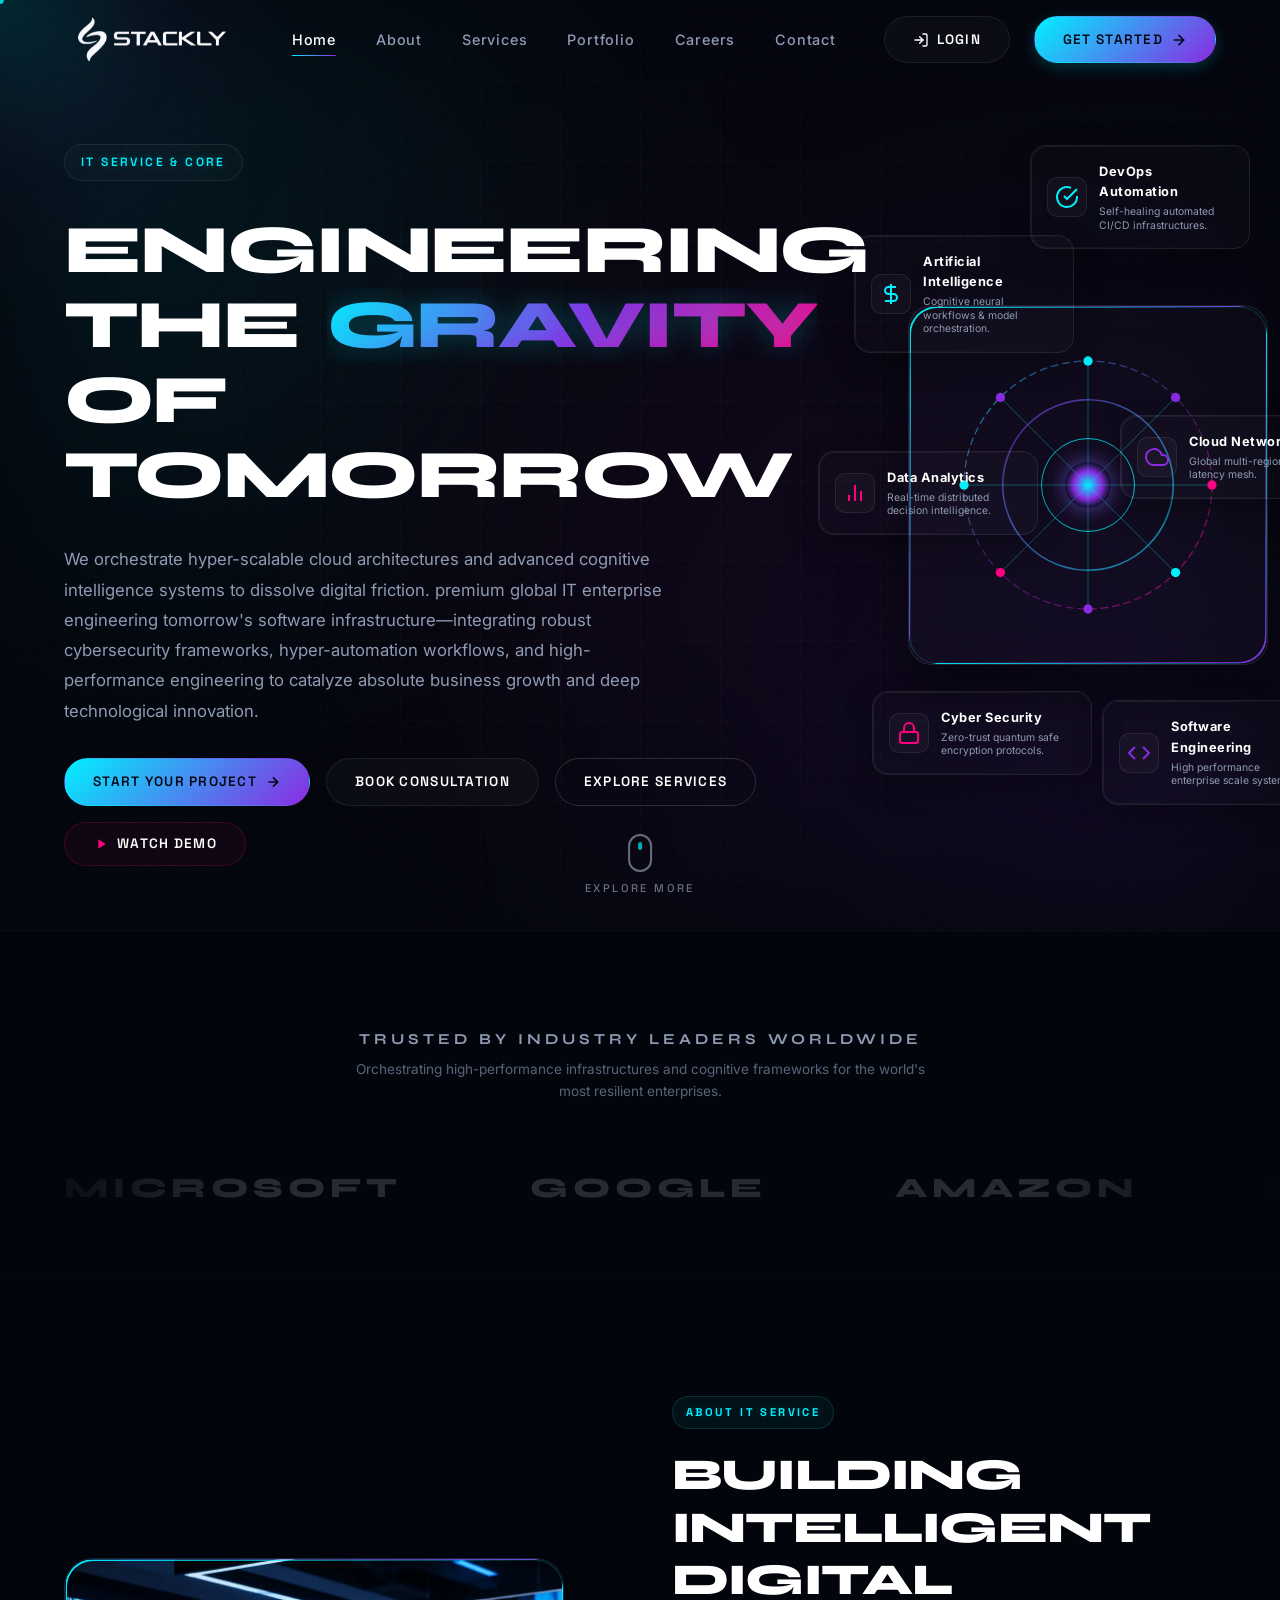
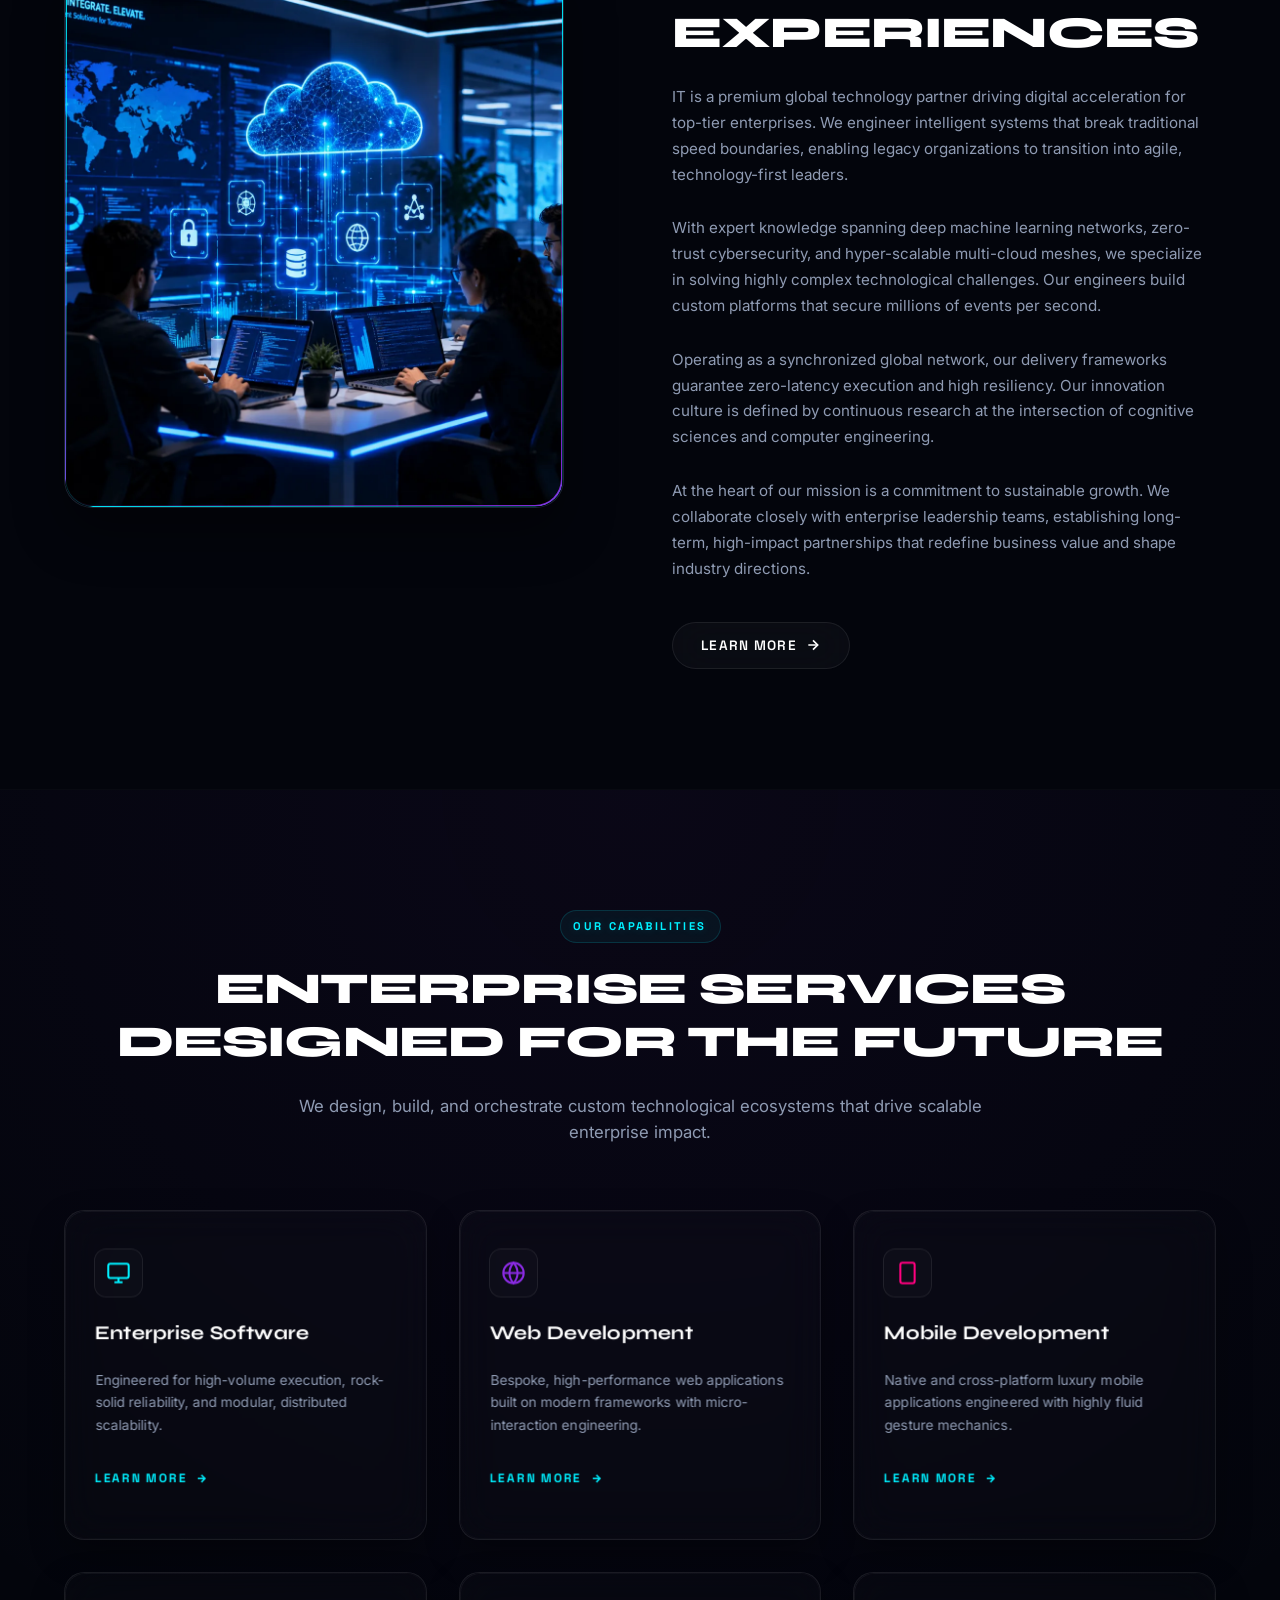
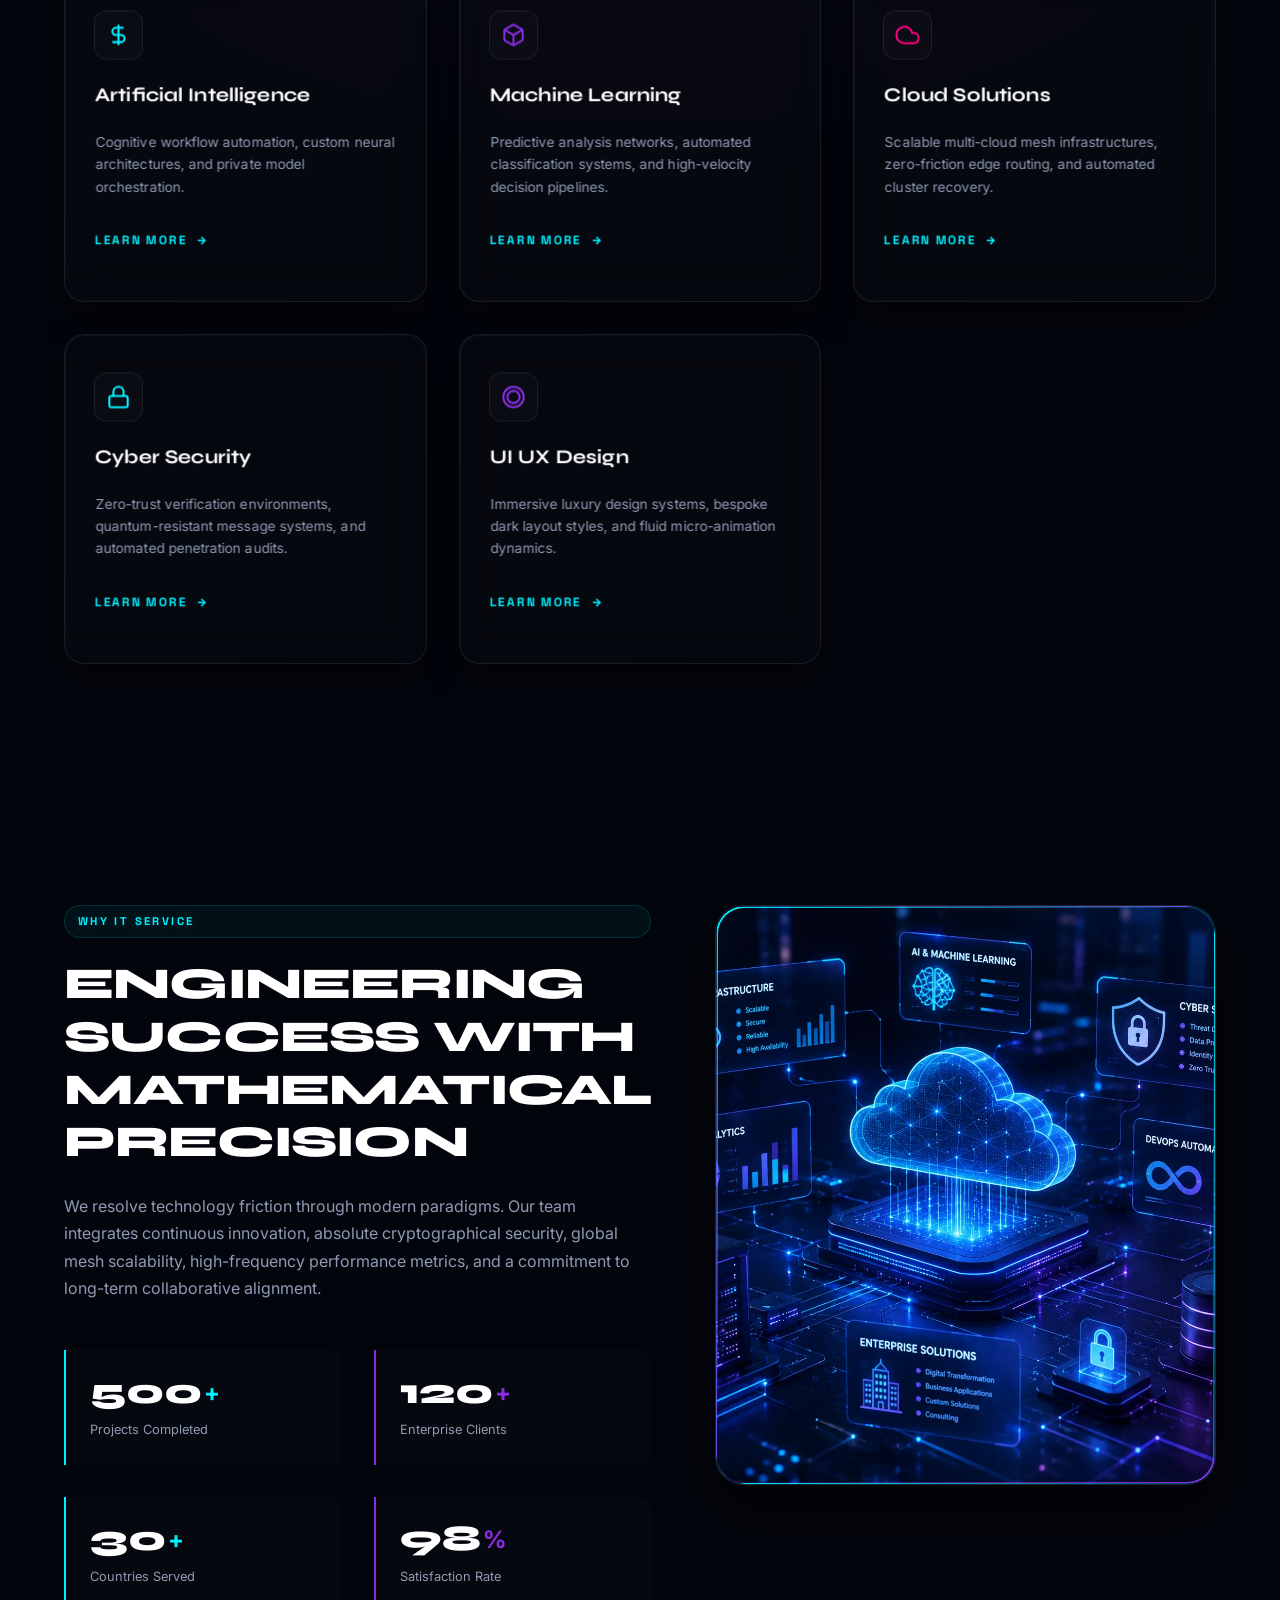
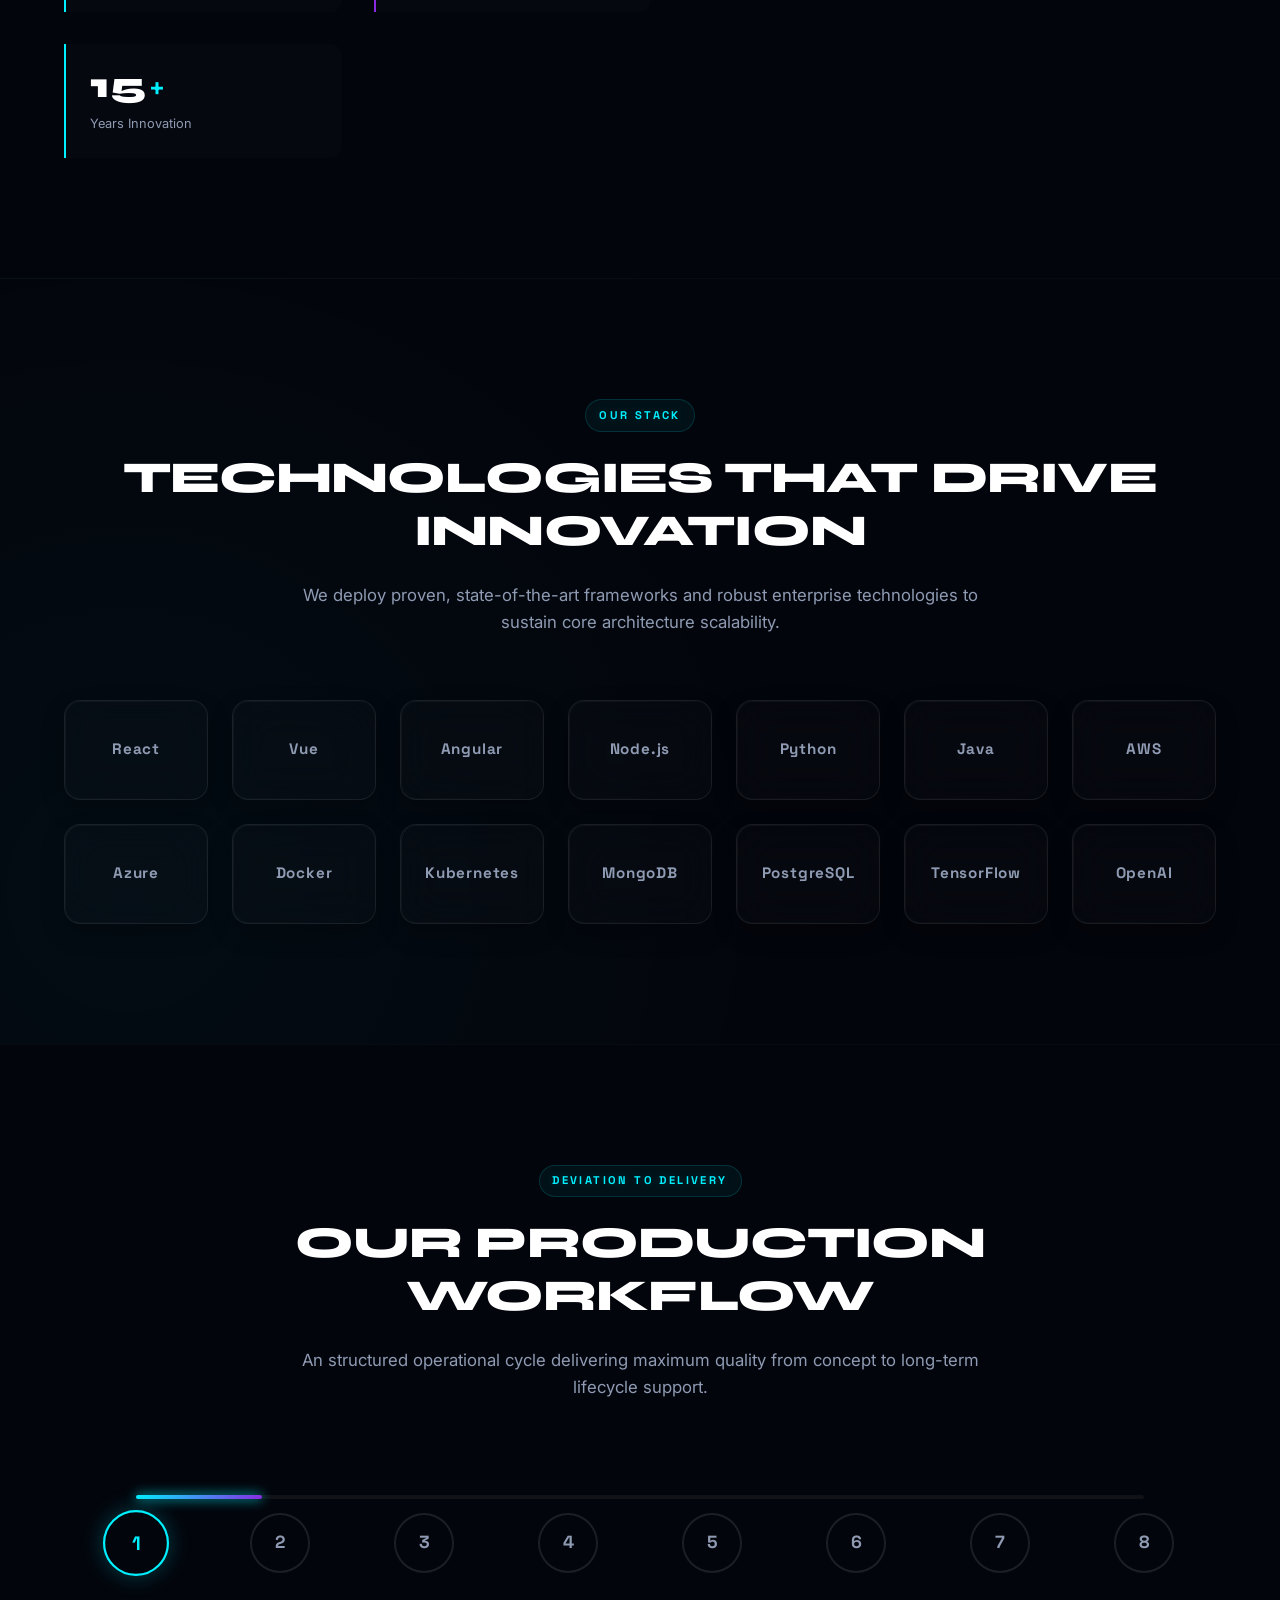
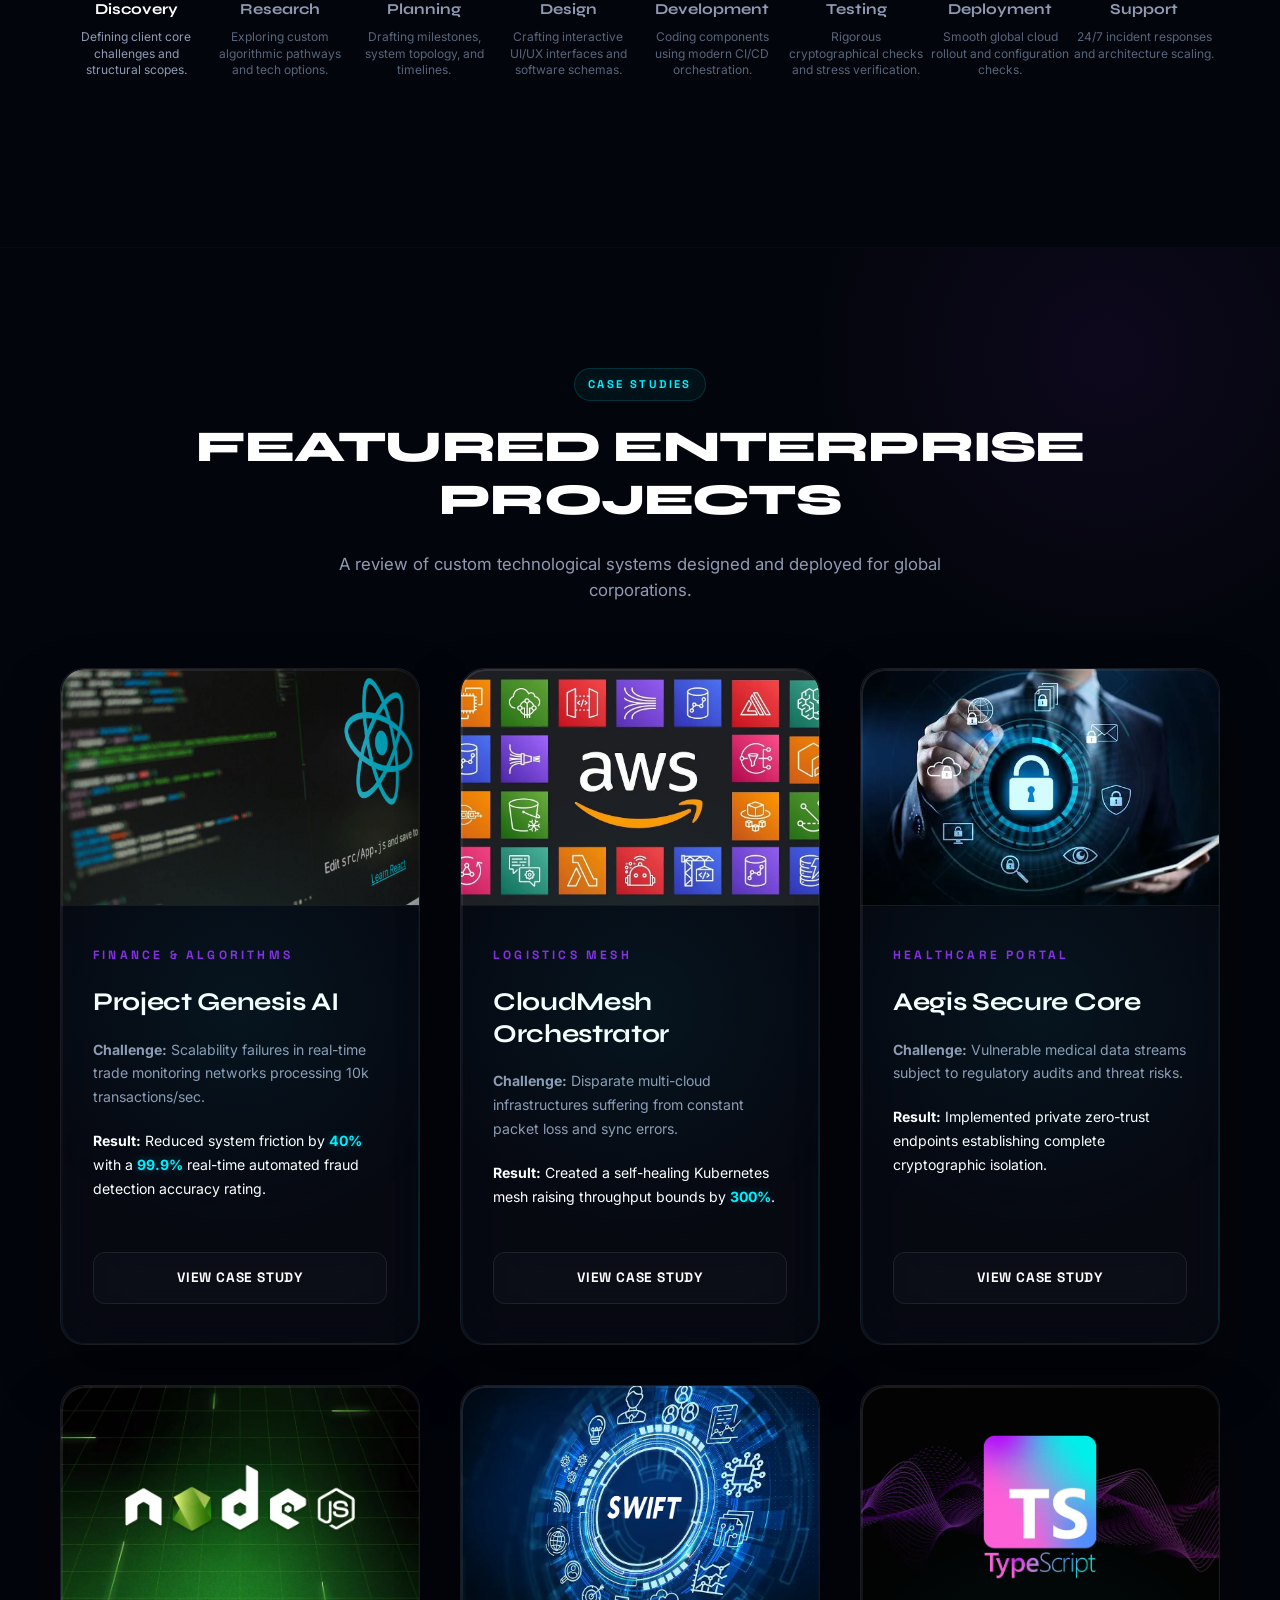
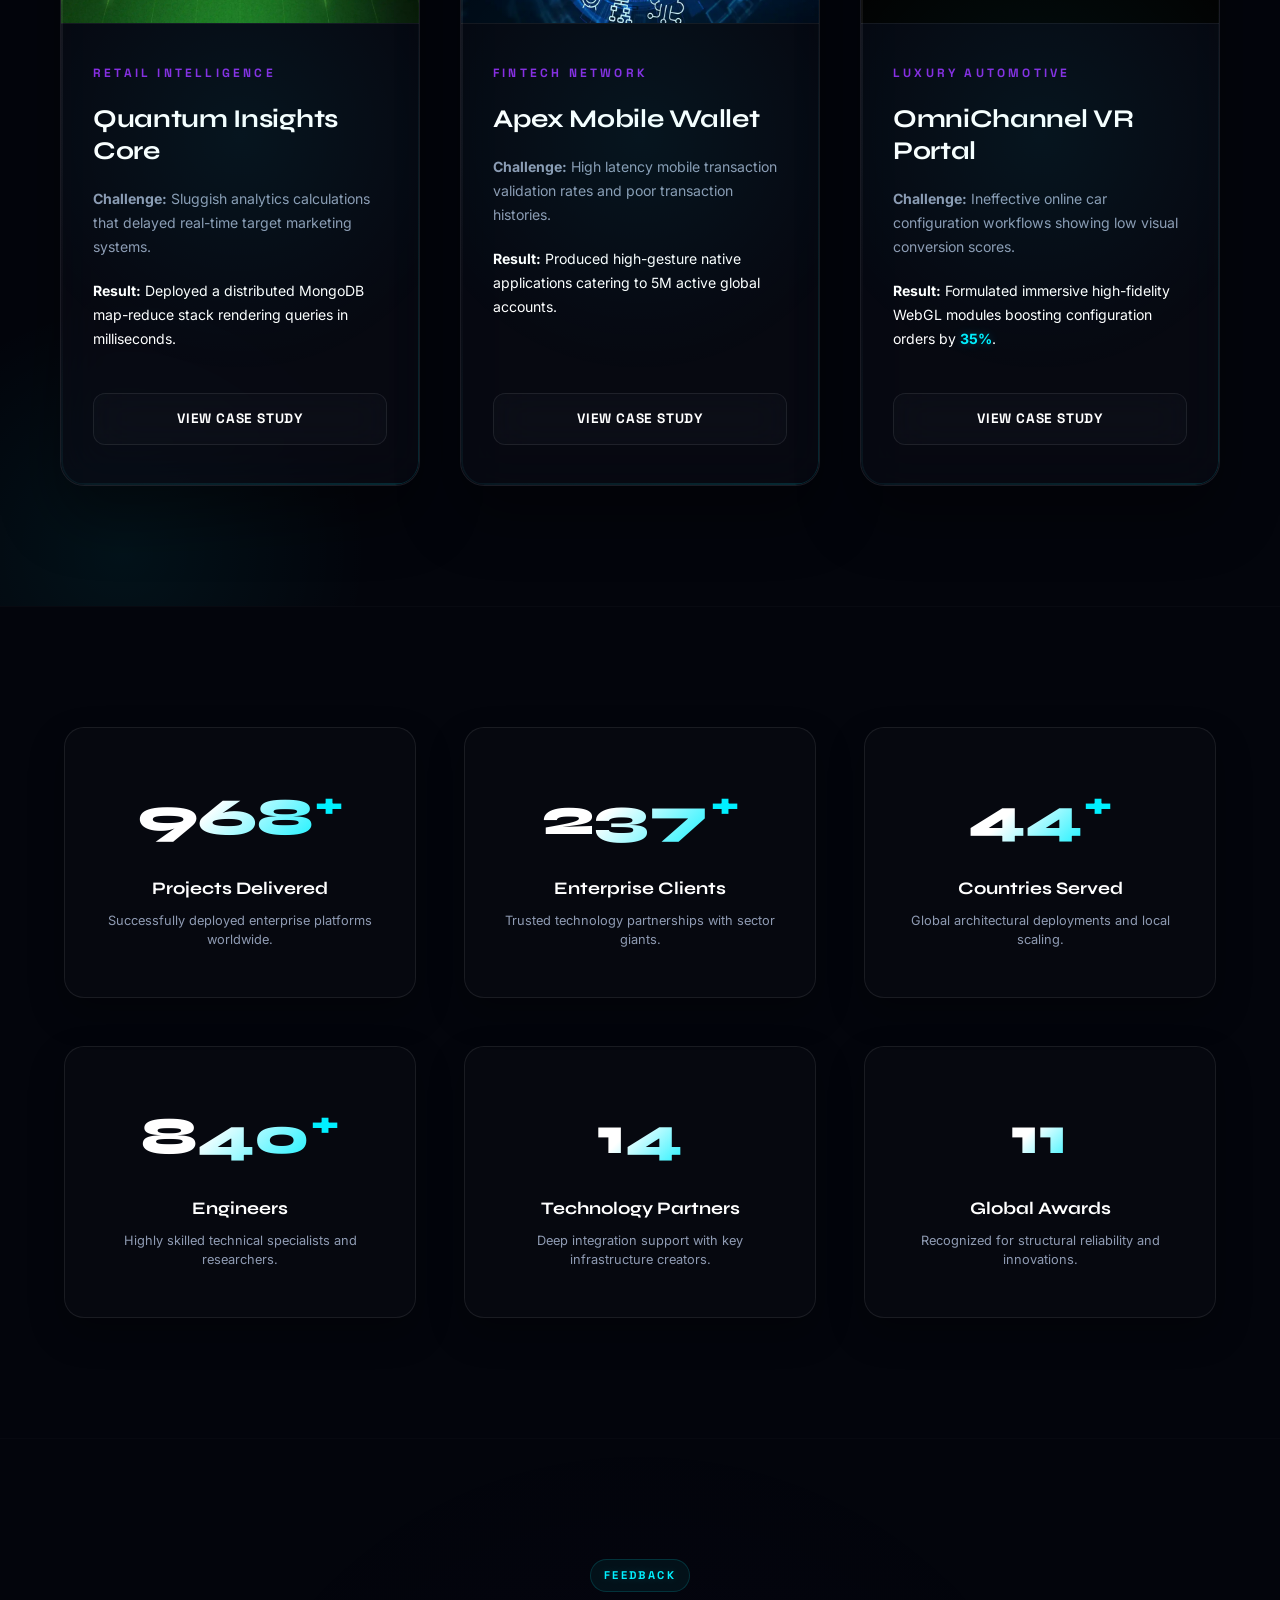
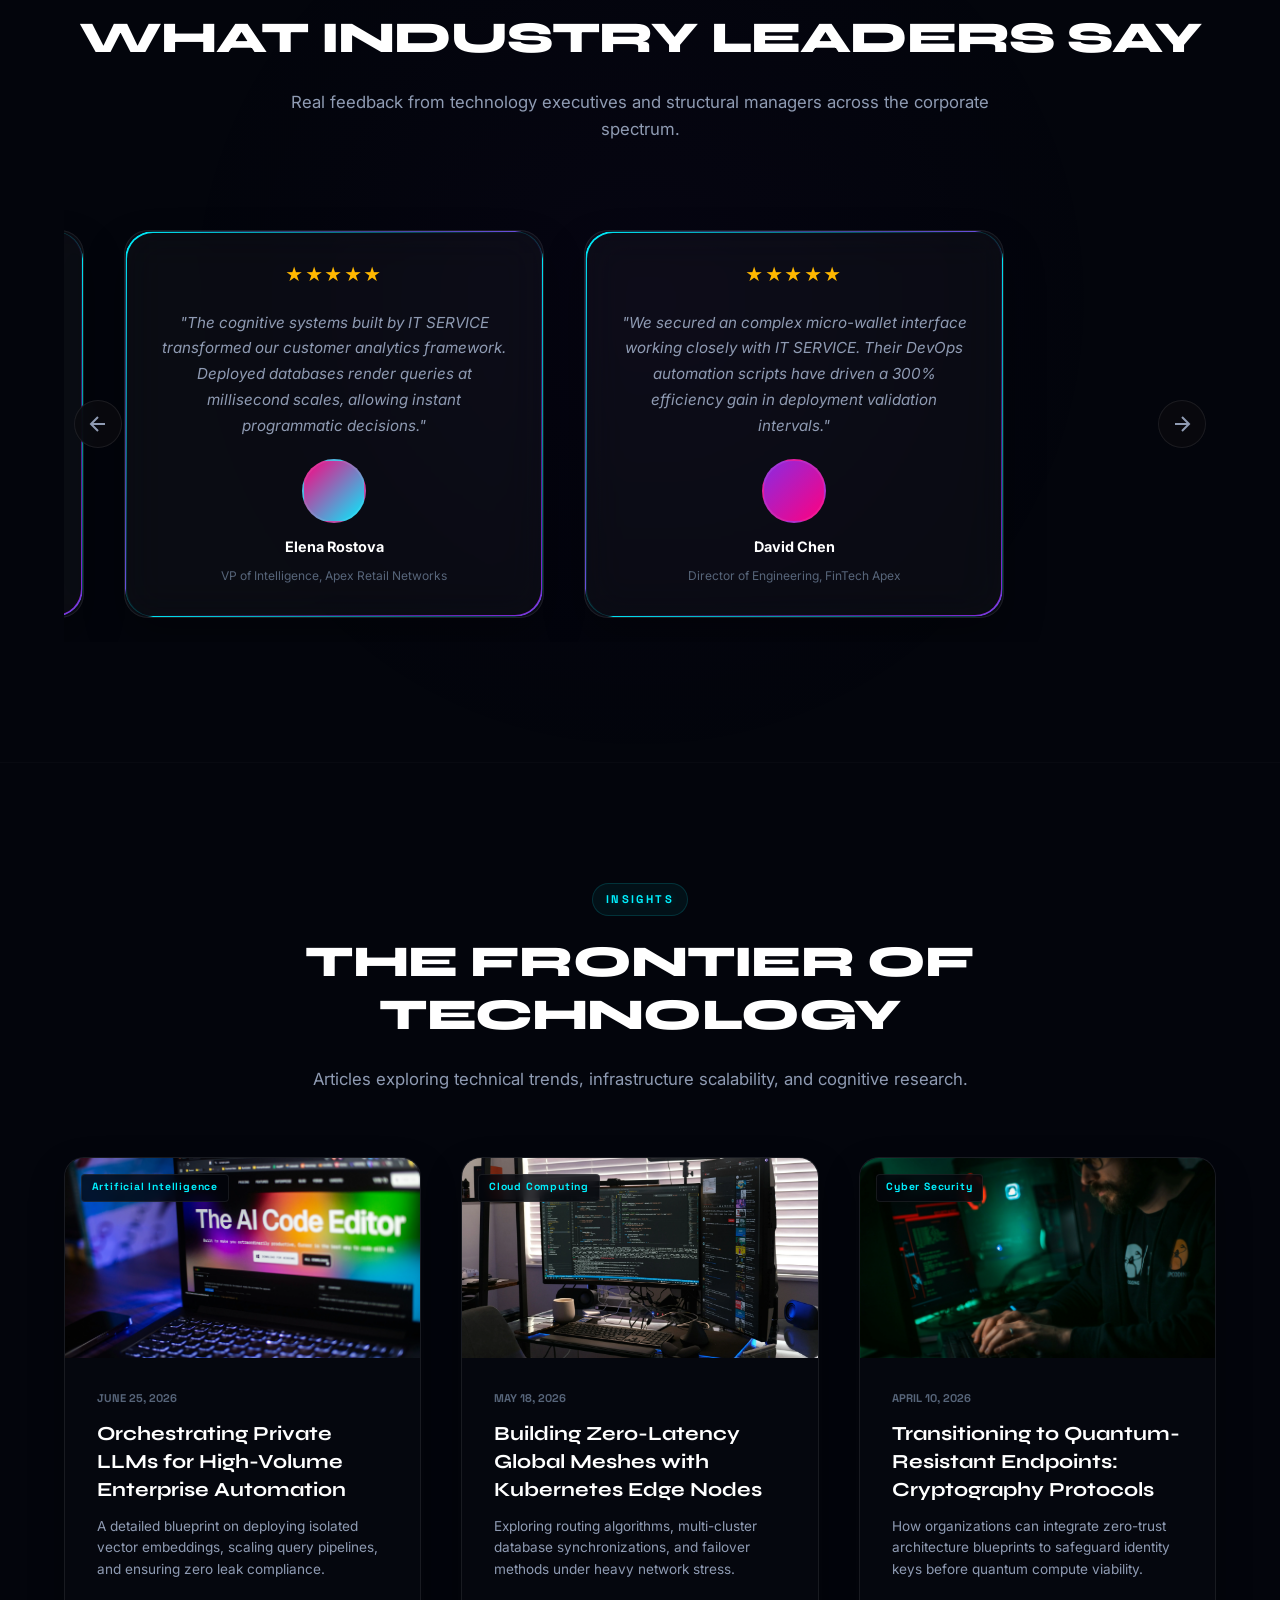
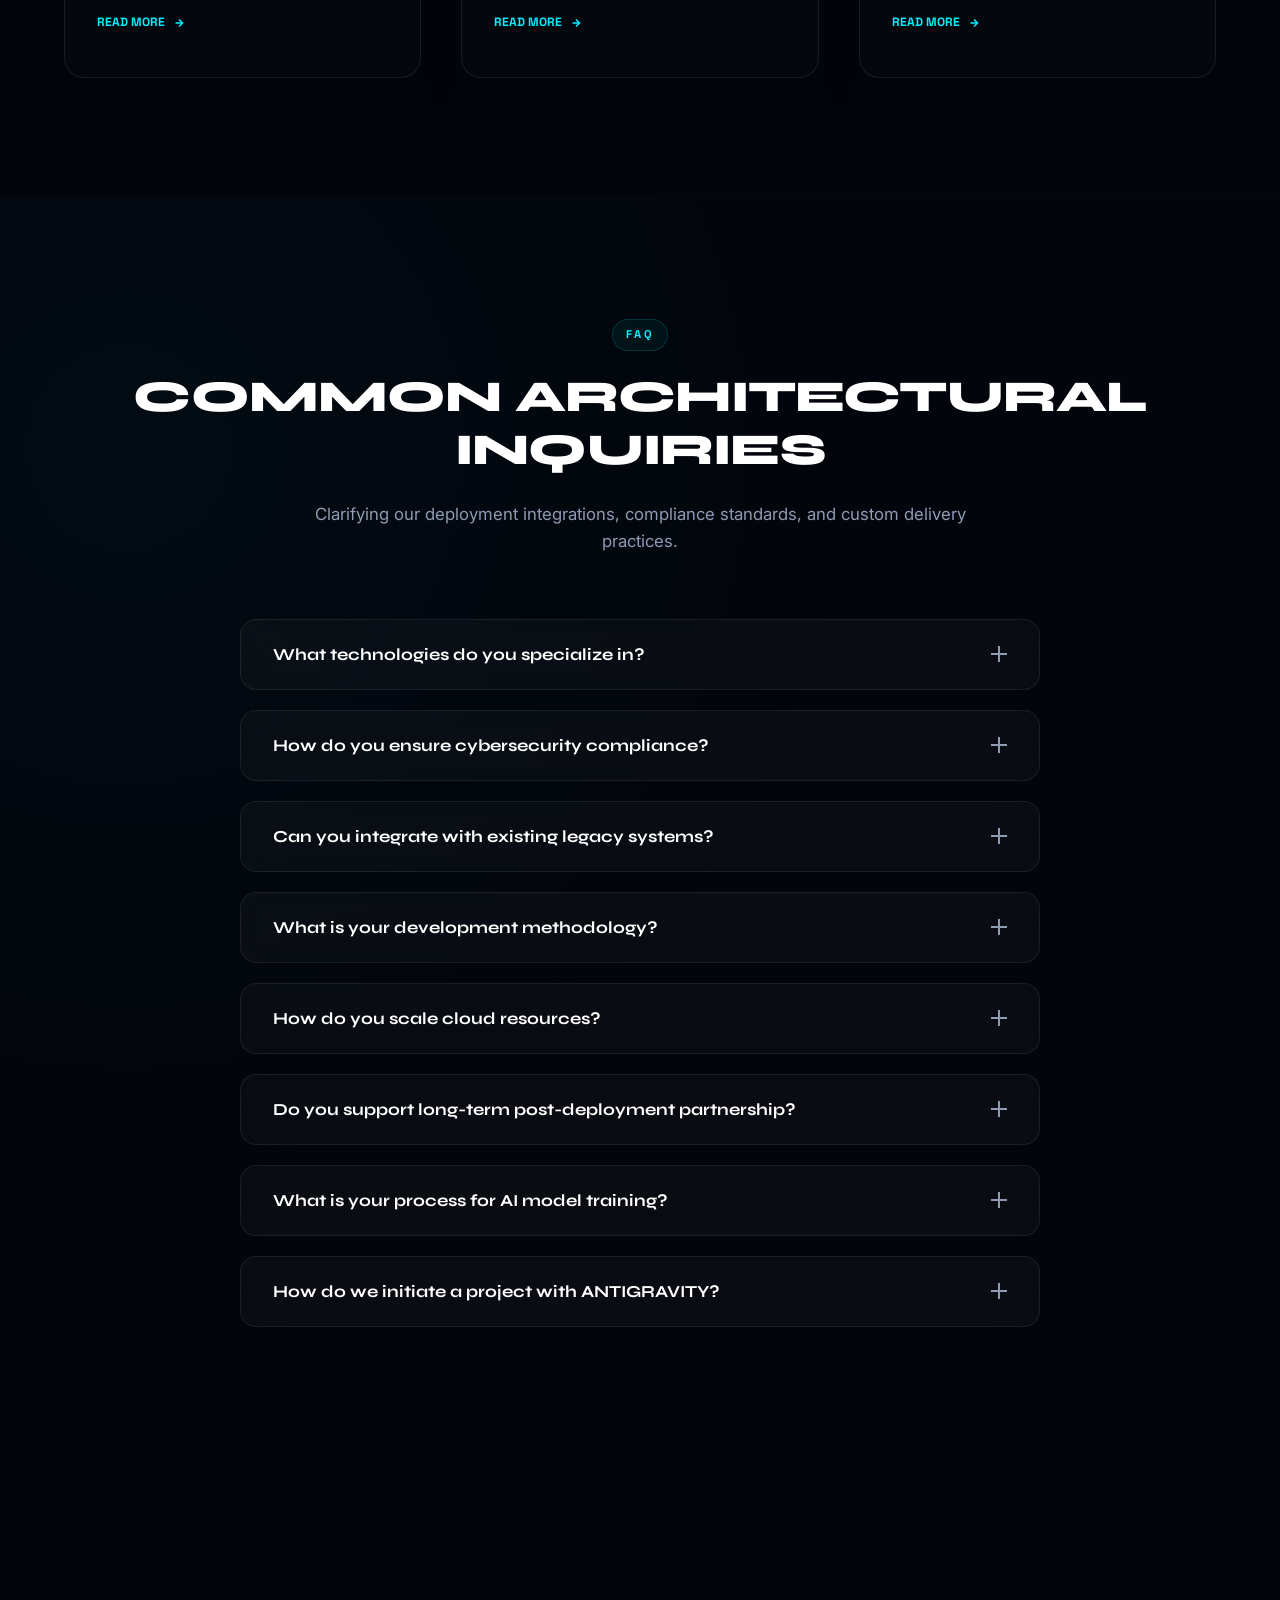
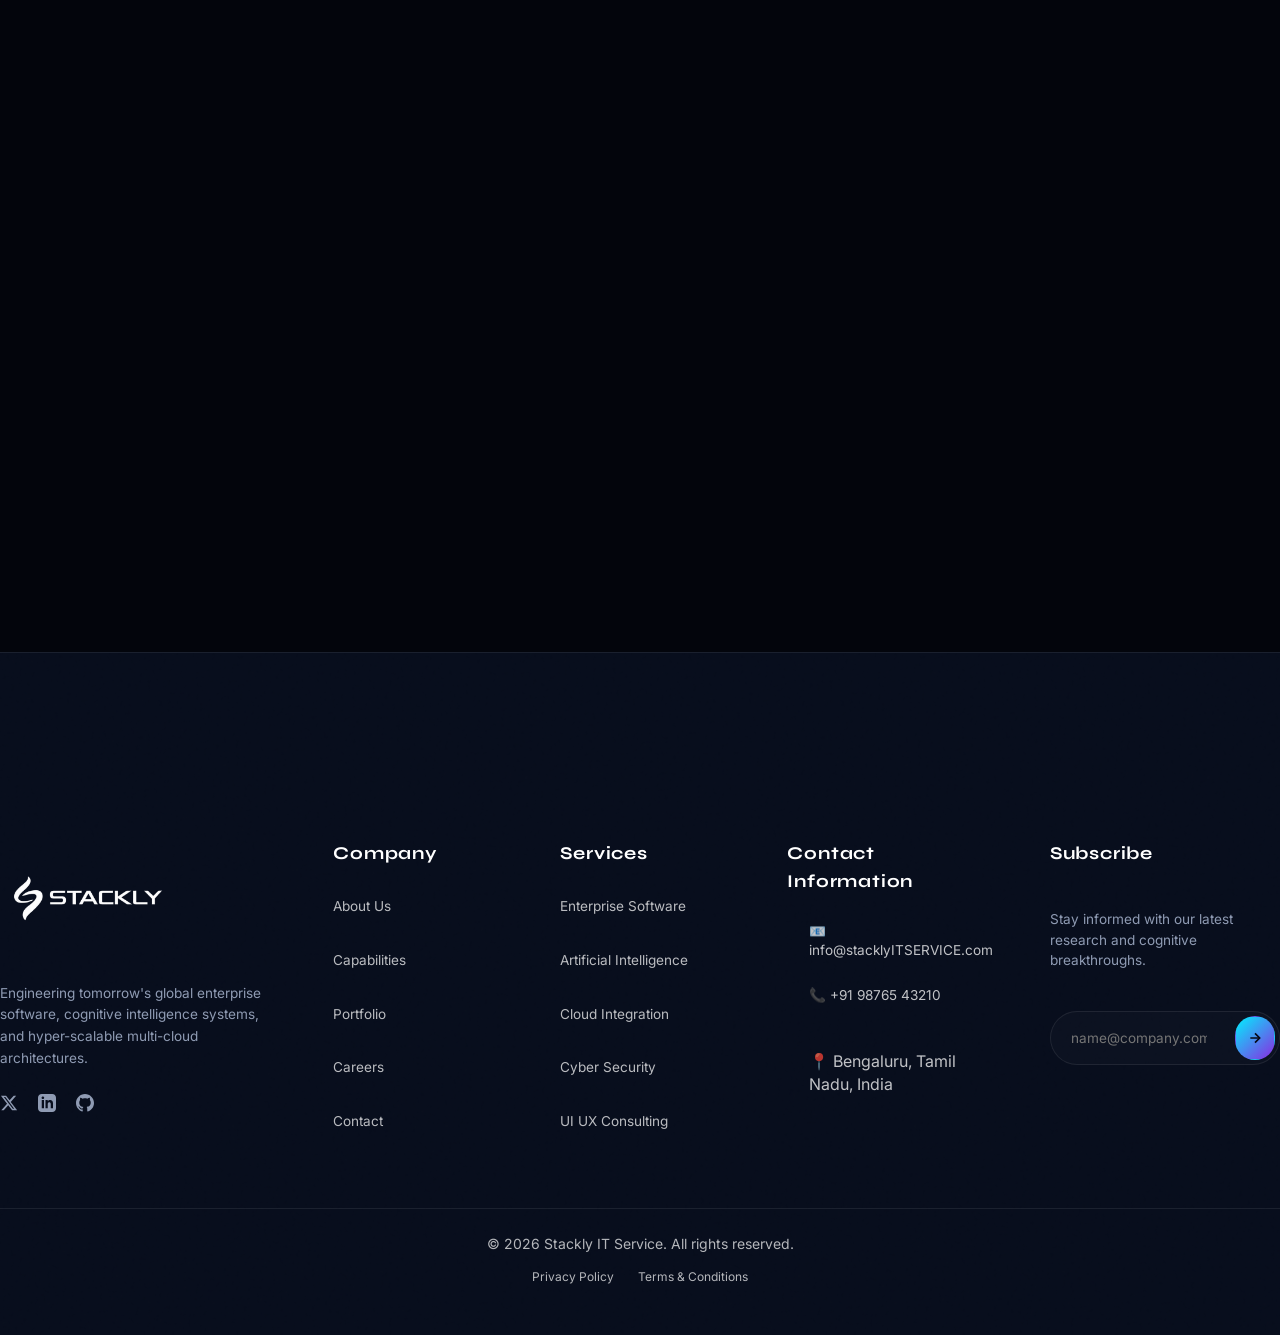
<file: admin-dashboard.html>
<!DOCTYPE html>
<html lang="en">
<head>
    <meta charset="UTF-8">
    <meta name="viewport" content="width=device-width, initial-scale=1.0">
    <title>E Admini</title>
    
    <link rel="preconnect" href="https://fonts.googleapis.com">
    <link rel="preconnect" href="https://fonts.gstatic.com" crossorigin>
    <link href="https://fonts.googleapis.com/css2?family=Inter:wght@300;400;500;600;700&family=Space+Grotesk:wght@400;500;700&family=Syne:wght@500;700;800&display=swap" rel="stylesheet">
    
    <link rel="stylesheet" href="admin-dashboard.css">
</head>
<body>
    <!-- Preloader Gate -->
   

    <!-- Glowing Background Atmosphere -->
    <div class="bg-mesh"></div>
    <div class="aurora-glow-1"></div>
    <div class="aurora-glow-2"></div>

    <div class="dashboard-wrapper">
        <!-- ========================== LEFT SIDEBAR ========================== -->
        <aside class="sidebar-panel" id="sidebarPanel">
            <div class="sidebar-logo">
                           <a href="" class="logo-link">
    <img src="assets/logo.webp" alt="IT Logo" class="site-logo">
</a>
            </div>

            <nav class="sidebar-menu">
                <a href="#" class="menu-item active" data-tab="dashboardSection">
                    <i></i>
                    <span>Dashboard Home</span>
                </a>
                <a href="#" class="menu-item" data-tab="projectsSection">
                    <i></i>
                    <span>Recent Projects</span>
                </a>
                <a href="#" class="menu-item" data-tab="clientsSection">
                    <i></i>
                    <span>Client Management</span>
                </a>
                <a href="#" class="menu-item" data-tab="employeesSection">
                    <i></i>
                    <span>Employee Overview</span>
                </a>
                <a href="#" class="menu-item" data-tab="analyticsSection">
                    <i></i>
                    <span>Business Analytics</span>
                </a>
               
               
                <a href="#" class="menu-item logout-item" id="logoutBtn">
                    <i></i>
                    <span>Logout</span>
                </a>
            </nav>
        </aside>

        <!-- ========================== MAIN CONTAINER ========================== -->
        <main class="main-panel">
            
            <!-- TOP HEADER -->
            <header class="top-header">
                <div class="menu-hamburger" id="hamburgerBtn">☰</div>
                
                <div class="header-welcome">
                    <h1>Welcome Back, <span class="admin-name-display">Admin</span></h1>
                   
                </div>
            </header>

            <!-- ========================== SPA TAB SECTIONS ========================== -->

            <!-- 1. DASHBOARD HOME -->
            <div class="tab-section active" id="dashboardSection">
                <!-- Welcome Banner -->
                <div class="hero-banner">
                    <div class="hero-banner-content">
                        <h2>Welcome Back, <span class="admin-name-display">Admin</span></h2>
                        <p>Monitor your organization, clients, employees, infrastructure, and business performance from one centralized control center.</p>
                        <div class="banner-actions">
                            <button class="btn-quick primary" data-action="create-project">➕ Create Project</button>
                            <button class="btn-quick secondary" data-action="add-client">👥 Add Client</button>
                            <button class="btn-quick secondary" data-action="add-employee">👨‍💻 Add Employee</button>
                            <button class="btn-quick secondary" data-action="generate-report">📊 Generate Report</button>
                        </div>
                    </div>
                    <div class="hero-banner-decor"></div>
                </div>

                <!-- 10 Statistics Cards Grid -->
                <div class="stats-grid-ten">
                    <div class="stat-card-premium">
                        <div class="stat-card-top">
                            <span class="stat-card-icon">👥</span>
                            <span class="stat-growth">↑ 8.2%</span>
                        </div>
                        <div class="stat-card-middle">
                            <h3 class="counter-val" data-target="324">0</h3>
                            <p>Active Clients</p>
                        </div>
                    </div>
                    
                    <div class="stat-card-premium">
                        <div class="stat-card-top">
                            <span class="stat-card-icon">📂</span>
                            <span class="stat-growth">↑ 12.4%</span>
                        </div>
                        <div class="stat-card-middle">
                            <h3 class="counter-val" data-target="98">0</h3>
                            <p>Total Projects</p>
                        </div>
                    </div>

                    <div class="stat-card-premium">
                        <div class="stat-card-top">
                            <span class="stat-card-icon">⚡</span>
                            <span class="stat-growth">↑ 4.1%</span>
                        </div>
                        <div class="stat-card-middle">
                            <h3 class="counter-val" data-target="24">0</h3>
                            <p>Running Projects</p>
                        </div>
                    </div>

                    <div class="stat-card-premium">
                        <div class="stat-card-top">
                            <span class="stat-card-icon">✓</span>
                            <span class="stat-growth">↑ 15.2%</span>
                        </div>
                        <div class="stat-card-middle">
                            <h3 class="counter-val" data-target="74">0</h3>
                            <p>Completed Projects</p>
                        </div>
                    </div>

                    <div class="stat-card-premium">
                        <div class="stat-card-top">
                            <span class="stat-card-icon">💳</span>
                            <span class="stat-growth">↑ 19.8%</span>
                        </div>
                        <div class="stat-card-middle">
                            <h3>$<span class="counter-val" data-target="184200">0</span></h3>
                            <p>Monthly Revenue</p>
                        </div>
                    </div>

                    <div class="stat-card-premium">
                        <div class="stat-card-top">
                            <span class="stat-card-icon">💬</span>
                            <span class="stat-growth negative">↓ 6.2%</span>
                        </div>
                        <div class="stat-card-middle">
                            <h3 class="counter-val" data-target="14">0</h3>
                            <p>Support Tickets</p>
                        </div>
                    </div>

                    <div class="stat-card-premium">
                        <div class="stat-card-top">
                            <span class="stat-card-icon">👨‍💻</span>
                            <span class="stat-growth">↑ 11.2%</span>
                        </div>
                        <div class="stat-card-middle">
                            <h3 class="counter-val" data-target="156">0</h3>
                            <p>Employees</p>
                        </div>
                    </div>

                    <div class="stat-card-premium">
                        <div class="stat-card-top">
                            <span class="stat-card-icon">🖥</span>
                            <span class="stat-growth">Stable</span>
                        </div>
                        <div class="stat-card-middle">
                            <h3 class="counter-val" data-target="42">0</h3>
                            <p>Cloud Servers</p>
                        </div>
                    </div>

                    <div class="stat-card-premium">
                        <div class="stat-card-top">
                            <span class="stat-card-icon">🧠</span>
                            <span class="stat-growth">↑ 25.0%</span>
                        </div>
                        <div class="stat-card-middle">
                            <h3 class="counter-val" data-target="8">0</h3>
                            <p>AI Systems</p>
                        </div>
                    </div>

                    <div class="stat-card-premium">
                        <div class="stat-card-top">
                            <span class="stat-card-icon">🛡</span>
                            <span class="stat-growth negative">↓ 94.2%</span>
                        </div>
                        <div class="stat-card-middle">
                            <h3 class="counter-val" data-target="0">0</h3>
                            <p>Security Alerts</p>
                        </div>
                    </div>
                </div>

                <!-- Dashboard Content Split -->
                <div class="dashboard-content-split">
                    <!-- Left: Recent Highlights -->
                    <div class="split-left">
                        <div class="glass-table-card">
                            <div class="card-header-split">
                                <h3>Recent System Logs</h3>
                                <a href="#" class="header-link" onclick="document.querySelector('[data-tab=projectsSection]').click()">View Projects</a>
                            </div>
                            <div class="activity-list">
                                <div class="activity-item">
                                    <div class="activity-icon">👥</div>
                                    <div class="activity-details">
                                        <h4>New Client Registered: Global Health Corp</h4>
                                        <p>Industry: Biotech Services • Valuation: $340,000 Contract • 10m ago</p>
                                    </div>
                                </div>
                                <div class="activity-item">
                                    <div class="activity-icon" style="color:var(--clr-green);">✓</div>
                                    <div class="activity-details">
                                        <h4>Project Completed: E-Commerce Platform</h4>
                                        <p>Client: ShopperNode Ltd • Delivered in 42 days under budget • 1h ago</p>
                                    </div>
                                </div>
                                <div class="activity-item">
                                    <div class="activity-icon" style="color:var(--clr-purple);">💳</div>
                                    <div class="activity-details">
                                        <h4>Invoice Generated: #INV-8802</h4>
                                        <p>Client: CyberShield Solutions • Amount: $14,900.00 • 3h ago</p>
                                    </div>
                                </div>
                                <div class="activity-item">
                                    <div class="activity-icon" style="color:var(--clr-cyan);">👨‍💻</div>
                                    <div class="activity-details">
                                        <h4>Employee Onboarded: Sarah Connor</h4>
                                        <p>Role: Senior AI Engineer • Allocated to Biometrics Core Enclave • 1d ago</p>
                                    </div>
                                </div>
                            </div>
                        </div>
                    </div>

                    <!-- Right: Live System Health -->
                    <div class="split-right">
                        <div class="glass-table-card">
                            <h3>Live Infrastructure Health</h3>
                            <div style="margin-top:1.5rem;" class="infra-health-list">
                                <div class="infra-item">
                                    <div class="infra-meta">
                                        <span class="infra-label">Cloud Servers CPU Utilization</span>
                                        <span class="infra-val">34%</span>
                                    </div>
                                    <div class="infra-track">
                                        <div class="infra-fill" data-width="34%" style="width:34%"></div>
                                    </div>
                                </div>
                                <div class="infra-item">
                                    <div class="infra-meta">
                                        <span class="infra-label">Database Transactions / Sec</span>
                                        <span class="infra-val">76%</span>
                                    </div>
                                    <div class="infra-track">
                                        <div class="infra-fill" data-width="76%" style="width:76%; background:var(--grad-neon-pink);"></div>
                                    </div>
                                </div>
                                <div class="infra-item">
                                    <div class="infra-meta">
                                        <span class="infra-label">Active API Route Bindings</span>
                                        <span class="infra-val">94%</span>
                                    </div>
                                    <div class="infra-track">
                                        <div class="infra-fill" data-width="94%" style="width:94%"></div>
                                    </div>
                                </div>
                            </div>
                        </div>
                    </div>
                </div>
            </div>

            <!-- 2. RECENT PROJECTS -->
            <div class="tab-section" id="projectsSection">
                <div class="glass-table-card">
                    <div class="card-header-split">
                        <h3>Enterprise Project Grid</h3>
                    </div>
                    <div class="table-responsive">
                        <table class="custom-table">
                            <thead>
                                <tr>
                                    <th>Project Name</th>
                                    <th>Client Entity</th>
                                    <th>Progress Level</th>
                                    <th>Deadline</th>
                                    <th>Priority</th>
                                    <th>Status</th>
                                    <th>Assigned Team</th>
                                </tr>
                            </thead>
                            <tbody>
                                <tr>
                                    <td><strong>Enterprise Web Platform</strong></td>
                                    <td>Global Logistics Corp</td>
                                    <td>
                                        <div class="progress-bar-mini">
                                            <div class="progress-fill-mini" style="width: 85%;"></div>
                                        </div>
                                    </td>
                                    <td>July 28, 2026</td>
                                    <td><span class="priority-badge high">High</span></td>
                                    <td><span class="status-badge active">Active</span></td>
                                    <td>Web Core Group</td>
                                </tr>
                                <tr>
                                    <td><strong>AI Customer Assistant</strong></td>
                                    <td>ShopperNode Ltd</td>
                                    <td>
                                        <div class="progress-bar-mini">
                                            <div class="progress-fill-mini" style="width: 100%; background:var(--clr-green)"></div>
                                        </div>
                                    </td>
                                    <td>Delivered</td>
                                    <td><span class="priority-badge medium">Medium</span></td>
                                    <td><span class="status-badge completed">Completed</span></td>
                                    <td>AI Cognitive Unit</td>
                                </tr>
                                <tr>
                                    <td><strong>Hospital Management System</strong></td>
                                    <td>Apex Health Enclave</td>
                                    <td>
                                        <div class="progress-bar-mini">
                                            <div class="progress-fill-mini" style="width: 45%;"></div>
                                        </div>
                                    </td>
                                    <td>August 30, 2026</td>
                                    <td><span class="priority-badge high">High</span></td>
                                    <td><span class="status-badge active">Active</span></td>
                                    <td>Systems Team</td>
                                </tr>
                                <tr>
                                    <td><strong>Cloud Migration Phase 2</strong></td>
                                    <td>Enterprise Financials</td>
                                    <td>
                                        <div class="progress-bar-mini">
                                            <div class="progress-fill-mini" style="width: 10%;"></div>
                                        </div>
                                    </td>
                                    <td>September 15, 2026</td>
                                    <td><span class="priority-badge high">High</span></td>
                                    <td><span class="status-badge pending">Pending</span></td>
                                    <td>Cloud Engineering</td>
                                </tr>
                                <tr>
                                    <td><strong>E-Commerce Mobile Portal</strong></td>
                                    <td>Retail Node Corp</td>
                                    <td>
                                        <div class="progress-bar-mini">
                                            <div class="progress-fill-mini" style="width: 90%;"></div>
                                        </div>
                                    </td>
                                    <td>July 10, 2026</td>
                                    <td><span class="priority-badge low">Low</span></td>
                                    <td><span class="status-badge active">Active</span></td>
                                    <td>Mobile Platform Group</td>
                                </tr>
                                <tr>
                                    <td><strong>Cyber Security Hardening Audit</strong></td>
                                    <td>Defense Security Node</td>
                                    <td>
                                        <div class="progress-bar-mini">
                                            <div class="progress-fill-mini" style="width: 100%; background:var(--clr-green)"></div>
                                        </div>
                                    </td>
                                    <td>Delivered</td>
                                    <td><span class="priority-badge high">High</span></td>
                                    <td><span class="status-badge completed">Completed</span></td>
                                    <td>Zero-Trust Audit Unit</td>
                                </tr>
                            </tbody>
                        </table>
                    </div>
                </div>
            </div>

            <!-- 3. CLIENT MANAGEMENT -->
            <div class="tab-section" id="clientsSection">
                <div class="glass-table-card">
                    <div class="card-header-split">
                        <h3>Client Partner Registry</h3>
                    </div>
                    <div class="table-responsive">
                        <table class="custom-table">
                            <thead>
                                <tr>
                                    <th>Client Entity</th>
                                    <th>Industry Sectors</th>
                                    <th>Operational Country</th>
                                    <th>Active System Projects</th>
                                    <th>Contract Valuation</th>
                                </tr>
                            </thead>
                            <tbody>
                                <tr>
                                    <td><strong>Apex Health Enclave</strong></td>
                                    <td>Biotech Services</td>
                                    <td>United States</td>
                                    <td>Hospital Management System</td>
                                    <td>$450,000</td>
                                </tr>
                                <tr>
                                    <td><strong>ShopperNode Ltd</strong></td>
                                    <td>Digital Commerce</td>
                                    <td>Singapore</td>
                                    <td>AI Customer Assistant</td>
                                    <td>$180,000</td>
                                </tr>
                                <tr>
                                    <td><strong>Global Logistics Corp</strong></td>
                                    <td>Supply Chain Systems</td>
                                    <td>Germany</td>
                                    <td>Enterprise Web Platform</td>
                                    <td>$620,000</td>
                                </tr>
                                <tr>
                                    <td><strong>Enterprise Financials</strong></td>
                                    <td>Banking & Cloud Cryptography</td>
                                    <td>United Kingdom</td>
                                    <td>Cloud Migration Phase 2</td>
                                    <td>$850,000</td>
                                </tr>
                            </tbody>
                        </table>
                    </div>
                </div>
            </div>

            <!-- 4. EMPLOYEE OVERVIEW -->
            <div class="tab-section" id="employeesSection">
                <div class="glass-table-card">
                    <div class="card-header-split">
                        <h3>Allocated Engineering Nodes</h3>
                    </div>
                    <div class="table-responsive">
                        <table class="custom-table">
                            <thead>
                                <tr>
                                    <th>Onboarded Engineer</th>
                                    <th>Department Unit</th>
                                    <th>Assigned Role</th>
                                    <th>Level Experience</th>
                                    <th>Performance Score</th>
                                    <th>Attendance Ratio</th>
                                    <th>Current Task</th>
                                </tr>
                            </thead>
                            <tbody>
                                <tr>
                                    <td><strong>Alan Turing</strong></td>
                                    <td>AI Cognitive Unit</td>
                                    <td>Lead Architect</td>
                                    <td>12 Years</td>
                                    <td><span style="color:var(--clr-cyan)">98%</span></td>
                                    <td>100%</td>
                                    <td>Fine-tuning LLM Weights</td>
                                </tr>
                                <tr>
                                    <td><strong>Ada Lovelace</strong></td>
                                    <td>Web Core Group</td>
                                    <td>Senior Developer</td>
                                    <td>8 Years</td>
                                    <td><span style="color:var(--clr-green)">94%</span></td>
                                    <td>99%</td>
                                    <td>Optimizing CSS Render Tree</td>
                                </tr>
                                <tr>
                                    <td><strong>Linus Torvalds</strong></td>
                                    <td>Cloud Engineering</td>
                                    <td>Infrastructure Architect</td>
                                    <td>15 Years</td>
                                    <td><span style="color:var(--clr-cyan)">99%</span></td>
                                    <td>100%</td>
                                    <td>Serverless Route Isolation</td>
                                </tr>
                                <tr>
                                    <td><strong>Grace Hopper</strong></td>
                                    <td>Zero-Trust Audit Unit</td>
                                    <td>Principal Auditor</td>
                                    <td>14 Years</td>
                                    <td><span style="color:var(--clr-green)">96%</span></td>
                                    <td>98%</td>
                                    <td>Audit Log Verification</td>
                                </tr>
                            </tbody>
                        </table>
                    </div>
                </div>
            </div>

            <!-- 5. BUSINESS ANALYTICS -->
            <div class="tab-section" id="analyticsSection">
                <div class="glass-table-card">
                    <div class="card-header-split">
                        <h3>Corporate Business Indicators</h3>
                    </div>
                    <div class="table-responsive">
                        <table class="custom-table">
                            <thead>
                                <tr>
                                    <th>Indicator Parameter</th>
                                    <th>Target Value</th>
                                    <th>Current Value</th>
                                    <th>Monthly Variance</th>
                                    <th>Health Status</th>
                                </tr>
                            </thead>
                            <tbody>
                                <tr>
                                    <td>Monthly Revenue Yield</td>
                                    <td>$150,000</td>
                                    <td><strong>$184,200</strong></td>
                                    <td><span style="color:var(--clr-green)">+19.8%</span></td>
                                    <td><span class="status-badge completed">Optimal</span></td>
                                </tr>
                                <tr>
                                    <td>Project Completion Ratio</td>
                                    <td>90.0%</td>
                                    <td><strong>92.5%</strong></td>
                                    <td><span style="color:var(--clr-green)">+2.5%</span></td>
                                    <td><span class="status-badge completed">Optimal</span></td>
                                </tr>
                                <tr>
                                    <td>Client Partner Satisfaction</td>
                                    <td>95.0%</td>
                                    <td><strong>96.8%</strong></td>
                                    <td><span style="color:var(--clr-green)">+1.8%</span></td>
                                    <td><span class="status-badge completed">Optimal</span></td>
                                </tr>
                                <tr>
                                    <td>Engineering Team Productivity</td>
                                    <td>88.0%</td>
                                    <td><strong>91.2%</strong></td>
                                    <td><span style="color:var(--clr-green)">+3.2%</span></td>
                                    <td><span class="status-badge completed">Optimal</span></td>
                                </tr>
                            </tbody>
                        </table>
                    </div>
                </div>
            </div>

            <!-- 6. INFRASTRUCTURE STATUS -->
            <div class="tab-section" id="infraSection">
                <div class="glass-table-card">
                    <div class="card-header-split">
                        <h3>Node Health & Ingress Services</h3>
                    </div>
                    <div class="table-responsive">
                        <table class="custom-table">
                            <thead>
                                <tr>
                                    <th>Infrastructure Node</th>
                                    <th>Type / Function</th>
                                    <th>Uptime (30d)</th>
                                    <th>Current Health Status</th>
                                </tr>
                            </thead>
                            <tbody>
                                <tr>
                                    <td><strong>Singapore Gateway (SG-HQ-01)</strong></td>
                                    <td>Core Ingress API Endpoint</td>
                                    <td>99.99%</td>
                                    <td><span class="status-badge completed">ONLINE</span></td>
                                </tr>
                                <tr>
                                    <td><strong>Dubai Gateway (AE-DIFC-01)</strong></td>
                                    <td>Biometric Identity Hub</td>
                                    <td>99.98%</td>
                                    <td><span class="status-badge completed">ONLINE</span></td>
                                </tr>
                                <tr>
                                    <td><strong>London Gateway (UK-GHRK-01)</strong></td>
                                    <td>Cloud Database Sync</td>
                                    <td>99.95%</td>
                                    <td><span class="status-badge completed">ONLINE</span></td>
                                </tr>
                                <tr>
                                    <td><strong>Silicon Valley Node (US-SV-02)</strong></td>
                                    <td>Failover Enclave Storage</td>
                                    <td>99.90%</td>
                                    <td><span class="status-badge pending">STANDBY</span></td>
                                </tr>
                            </tbody>
                        </table>
                    </div>
                </div>
            </div>

            <!-- 7. SECURITY CENTER -->
            <div class="tab-section" id="securitySection">
                <div class="glass-table-card">
                    <div class="card-header-split">
                        <h3>Threat Monitoring & Shield States</h3>
                    </div>
                    <div class="table-responsive">
                        <table class="custom-table">
                            <thead>
                                <tr>
                                    <th>Security Parameter</th>
                                    <th>Configuration Setting</th>
                                    <th>Last Threat Scan Date</th>
                                    <th>Audit State</th>
                                </tr>
                            </thead>
                            <tbody>
                                <tr>
                                    <td>AI Active Threat Detection</td>
                                    <td>Zero-Trust Isolation Enabled</td>
                                    <td>June 30, 2026 15:30 SGT</td>
                                    <td><span style="color:var(--clr-green); font-weight:600;">APPROVED</span></td>
                                </tr>
                                <tr>
                                    <td>SSL Certificate Registry</td>
                                    <td>ECDSA 256-bit Elliptic Key</td>
                                    <td>Auto-Renew Active</td>
                                    <td><span style="color:var(--clr-green); font-weight:600;">SECURE</span></td>
                                </tr>
                                <tr>
                                    <td>Cloud Datastore Backups</td>
                                    <td>Geographically Redundant 3x</td>
                                    <td>June 30, 2026 04:00 SGT</td>
                                    <td><span style="color:var(--clr-green); font-weight:600;">SYNCED</span></td>
                                </tr>
                            </tbody>
                        </table>
                    </div>
                </div>
            </div>

            <!-- 8. FINANCIAL OVERVIEW -->
            <div class="tab-section" id="financialsSection">
                <div class="financial-split">
                    <div class="financial-metric-card">
                        <span class="fin-title">Outstanding Payments</span>
                        <span class="fin-value" style="color:var(--clr-pink)">$14,900.00</span>
                        
                        <div class="fin-details-list">
                            <div class="fin-detail-item">
                                <span>Quarter Revenue:</span>
                                <span>$524,000.00</span>
                            </div>
                            <div class="fin-detail-item">
                                <span>Annual Projection:</span>
                                <span>$2,200,000.00</span>
                            </div>
                            <div class="fin-detail-item">
                                <span>Outstanding Invoices:</span>
                                <span>1 Invoice Pending</span>
                            </div>
                        </div>
                    </div>

                    <div class="glass-table-card">
                        <div class="card-header-split">
                            <h3>Ledger Statements</h3>
                        </div>
                        <div class="table-responsive">
                            <table class="custom-table">
                                <thead>
                                    <tr>
                                        <th>Statement ID</th>
                                        <th>Date Logged</th>
                                        <th>Category Type</th>
                                        <th>Net Amount</th>
                                        <th>Audit Status</th>
                                    </tr>
                                </thead>
                                <tbody>
                                    <tr>
                                        <td>#LED-9801</td>
                                        <td>June 30, 2026</td>
                                        <td>Subscription Income</td>
                                        <td><span style="color:var(--clr-green)">+$184,200.00</span></td>
                                        <td>Verified</td>
                                    </tr>
                                    <tr>
                                        <td>#LED-9742</td>
                                        <td>June 28, 2026</td>
                                        <td>Cloud Compute Outlay</td>
                                        <td><span style="color:var(--clr-pink)">-$18,400.00</span></td>
                                        <td>Verified</td>
                                    </tr>
                                    <tr>
                                        <td>#LED-9602</td>
                                        <td>June 15, 2026</td>
                                        <td>Marketing Campaigns</td>
                                        <td><span style="color:var(--clr-pink)">-$4,500.00</span></td>
                                        <td>Verified</td>
                                    </tr>
                                </tbody>
                            </table>
                        </div>
                    </div>
                </div>
            </div>

            <!-- 9. SUPPORT CENTER -->
            <div class="tab-section" id="supportSection">
                <div class="tickets-grid">
                    <div class="ticket-card">
                        <div class="ticket-info">
                            <div class="ticket-meta">
                                <span class="ticket-number">#TCK-9902</span>
                                <span class="priority-badge high">High Priority</span>
                            </div>
                            <h4>Biometric Handshake Protocol Failure</h4>
                            <div class="ticket-details">
                                <span>Client: Apex Health Enclave</span>
                                <span>Open Ticket: 2 Hours Ago</span>
                            </div>
                        </div>
                        <button class="btn-route">💬 Re-Route</button>
                    </div>

                    <div class="ticket-card">
                        <div class="ticket-info">
                            <div class="ticket-meta">
                                <span class="ticket-number">#TCK-9781</span>
                                <span class="priority-badge medium">Normal Priority</span>
                            </div>
                            <h4>DNS Address Re-routing Query</h4>
                            <div class="ticket-details">
                                <span>Client: ShopperNode Ltd</span>
                                <span>Open Ticket: 1 Day Ago</span>
                            </div>
                        </div>
                        <button class="btn-route">💬 Re-Route</button>
                    </div>
                </div>
            </div>

          

    <!-- ========================== ACTION MODALS CONTAINER ========================== -->
    <div class="admin-modal-overlay" id="adminModalOverlay">
        <div class="admin-modal-box">
            <div class="modal-header">
                <h3 id="modalTitle">Administrative Dialog</h3>
                <span class="modal-close" id="modalCloseBtn">&times;</span>
            </div>
            <form id="adminActionForm">
                <div id="modalFormContainer">
                    <!-- Javascript populates form elements dynamically -->
                </div>
            </form>
        </div>
    </div>

    <script src="admin-dashboard.js"></script>
</body>
</html>
</file>
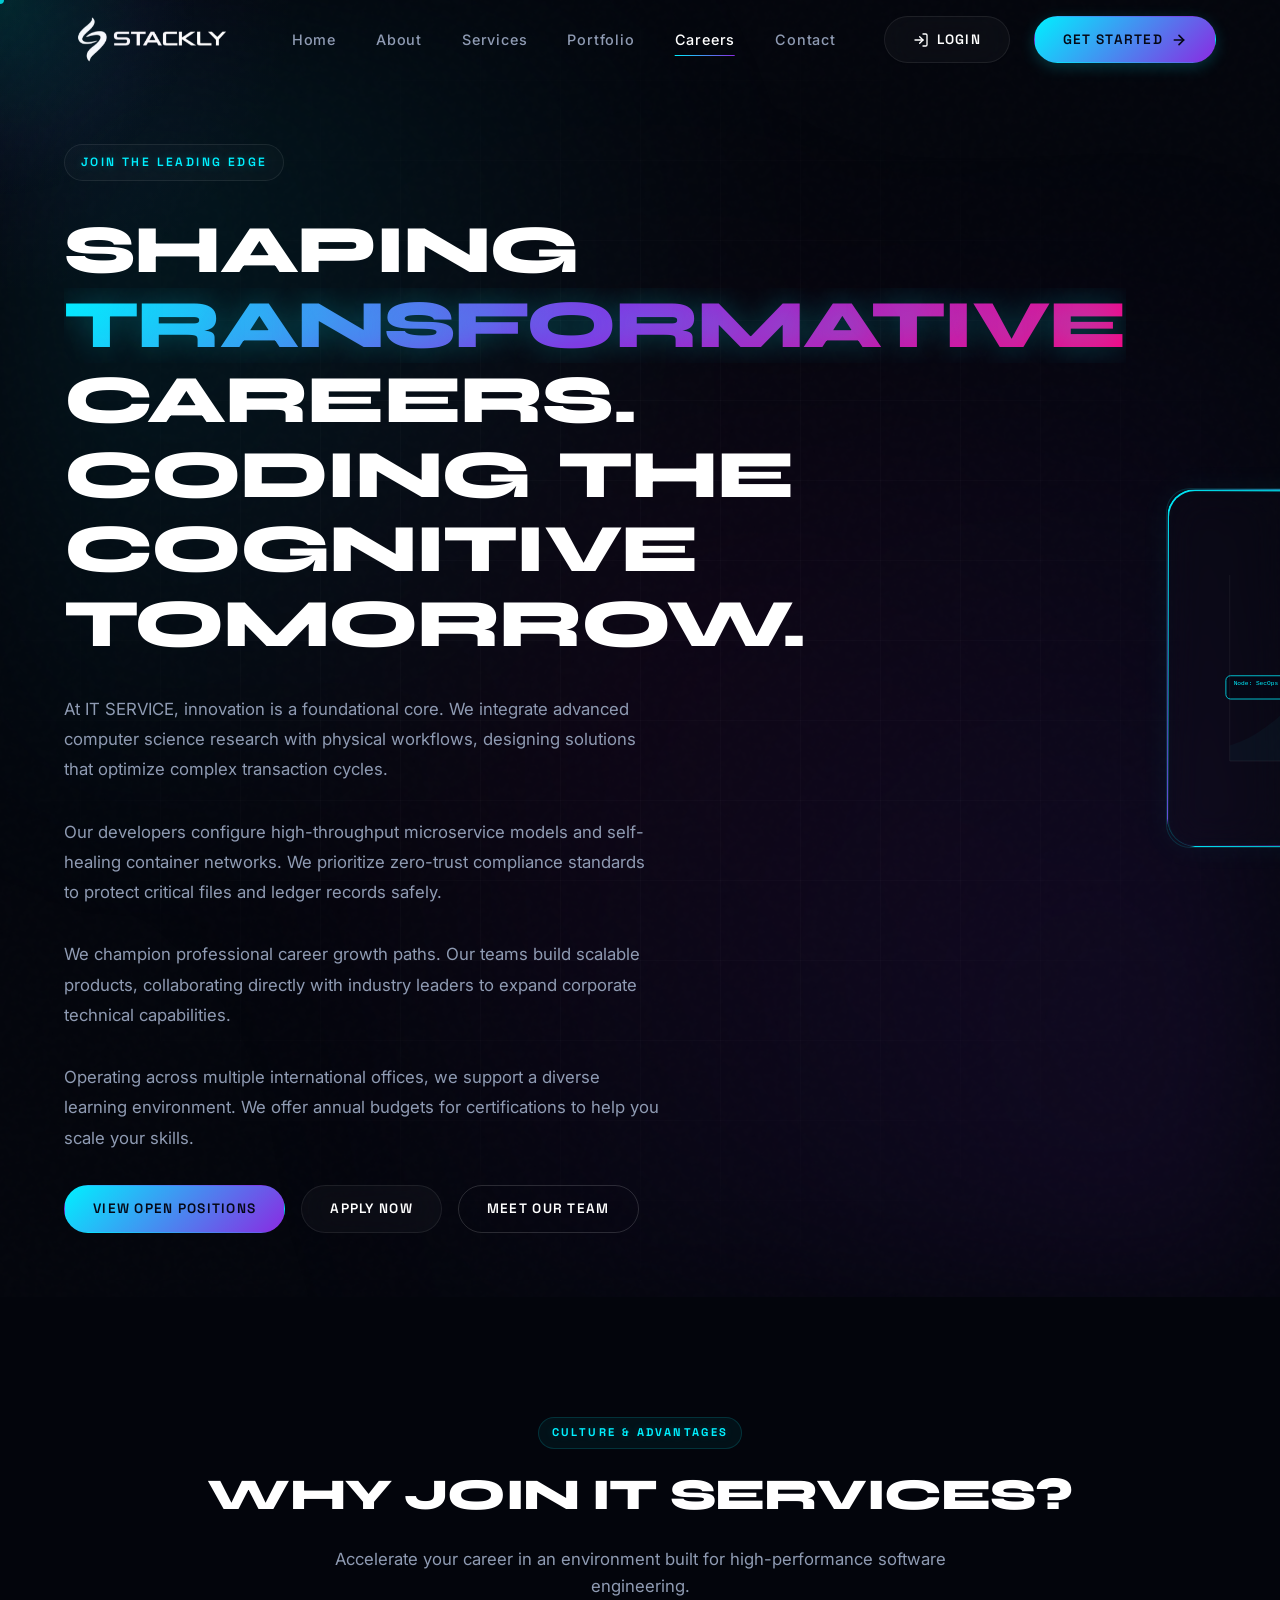
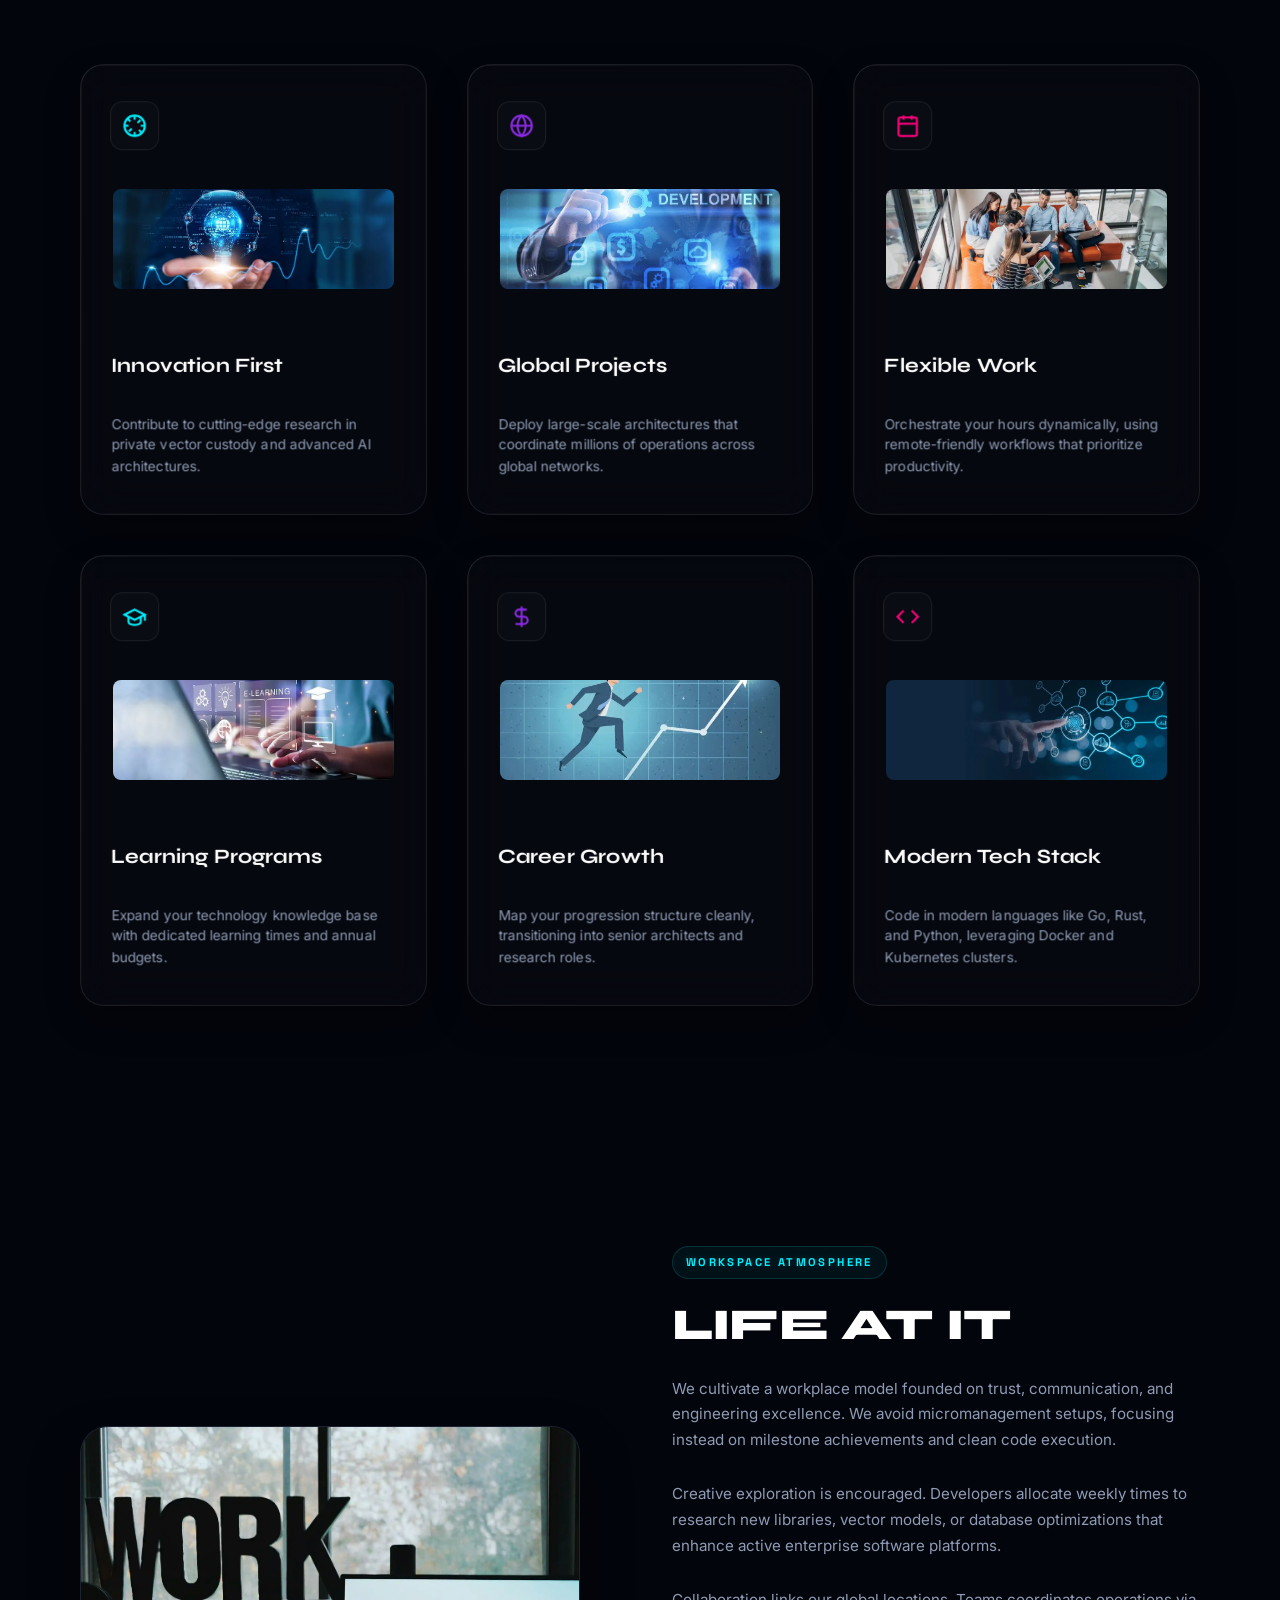
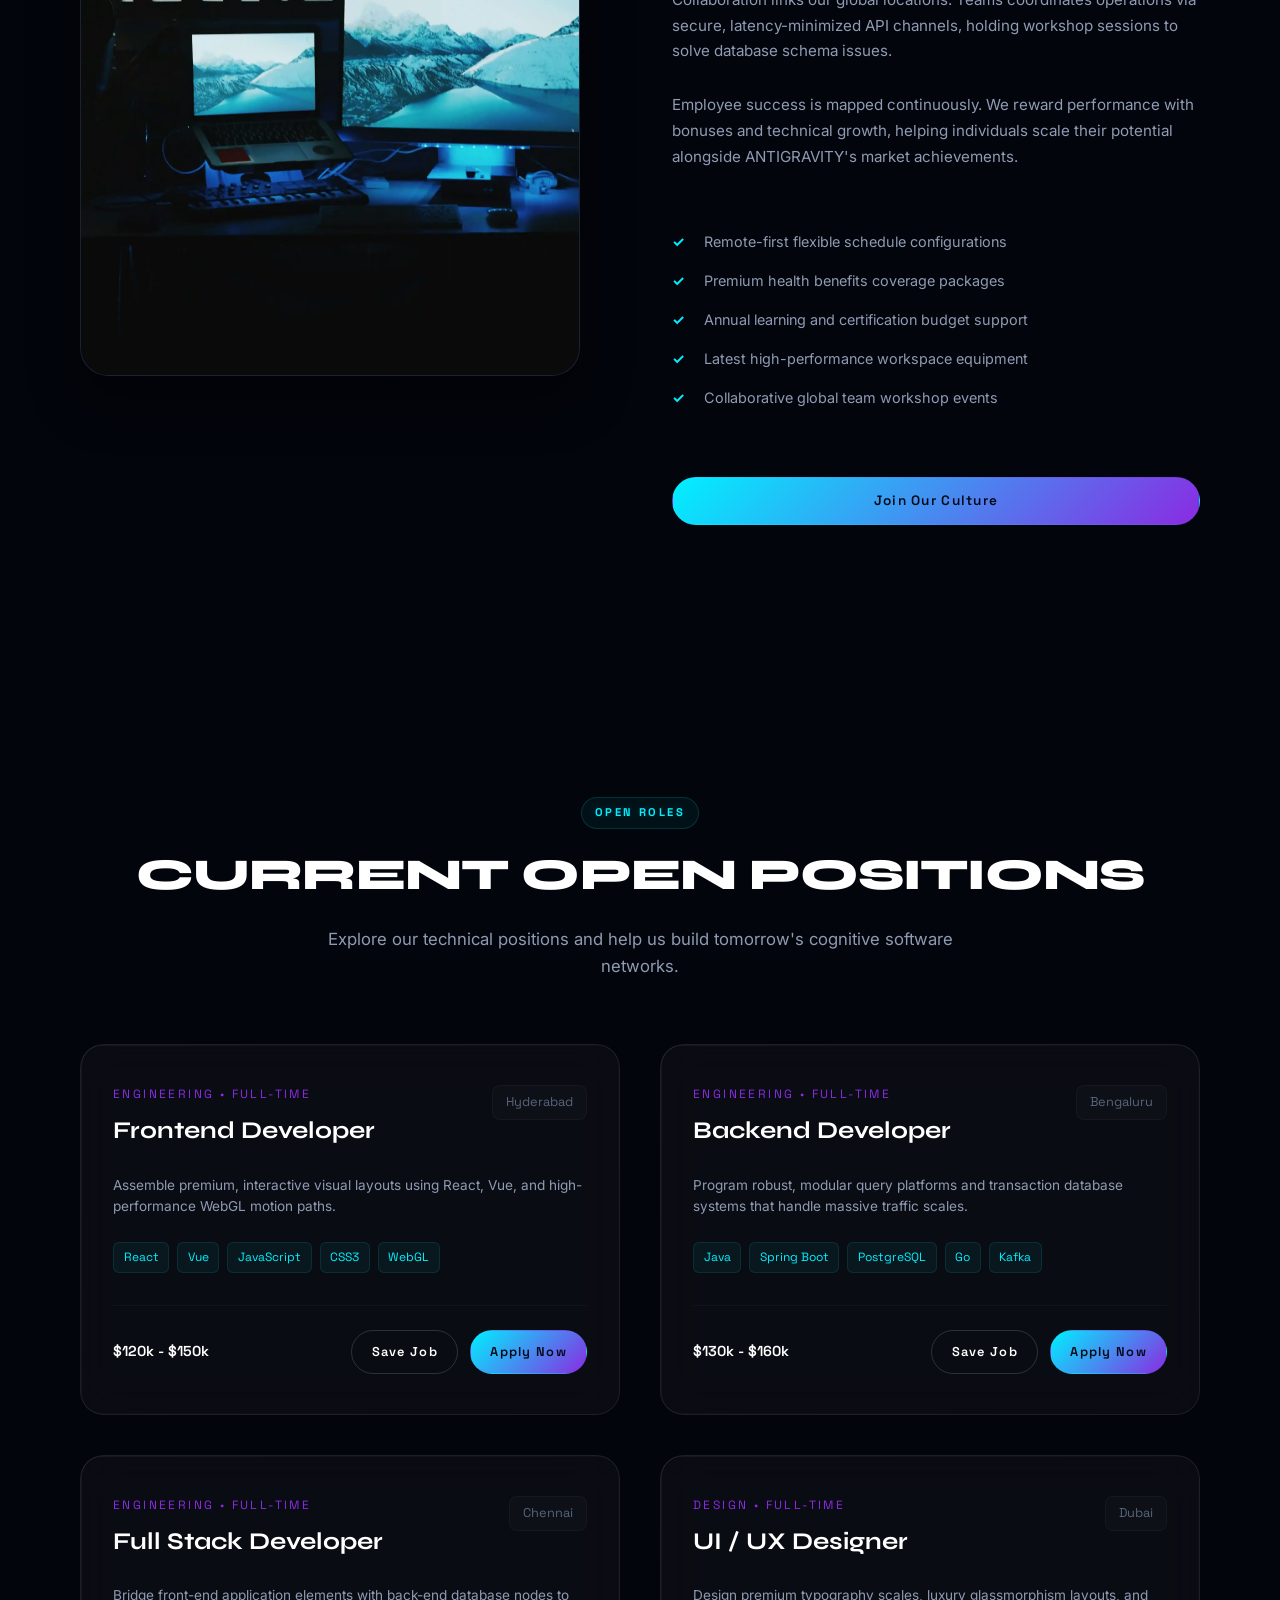
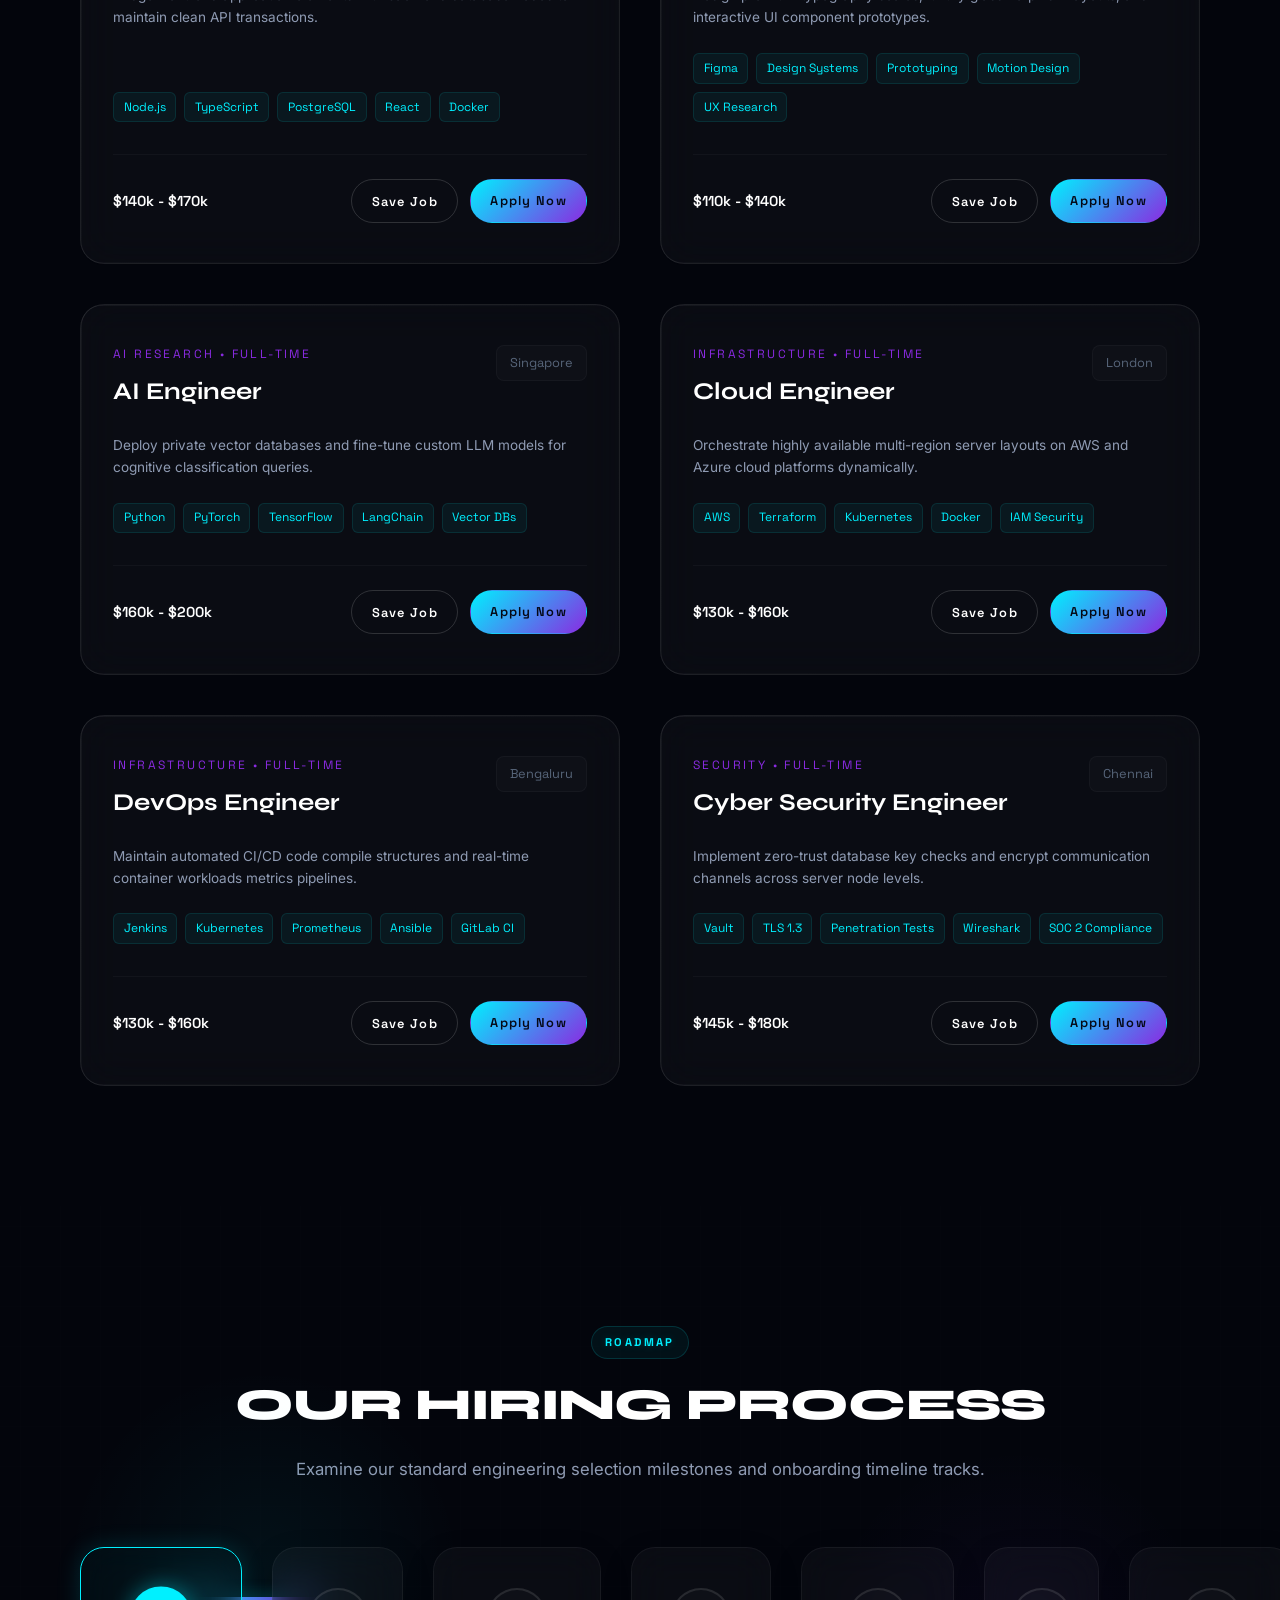
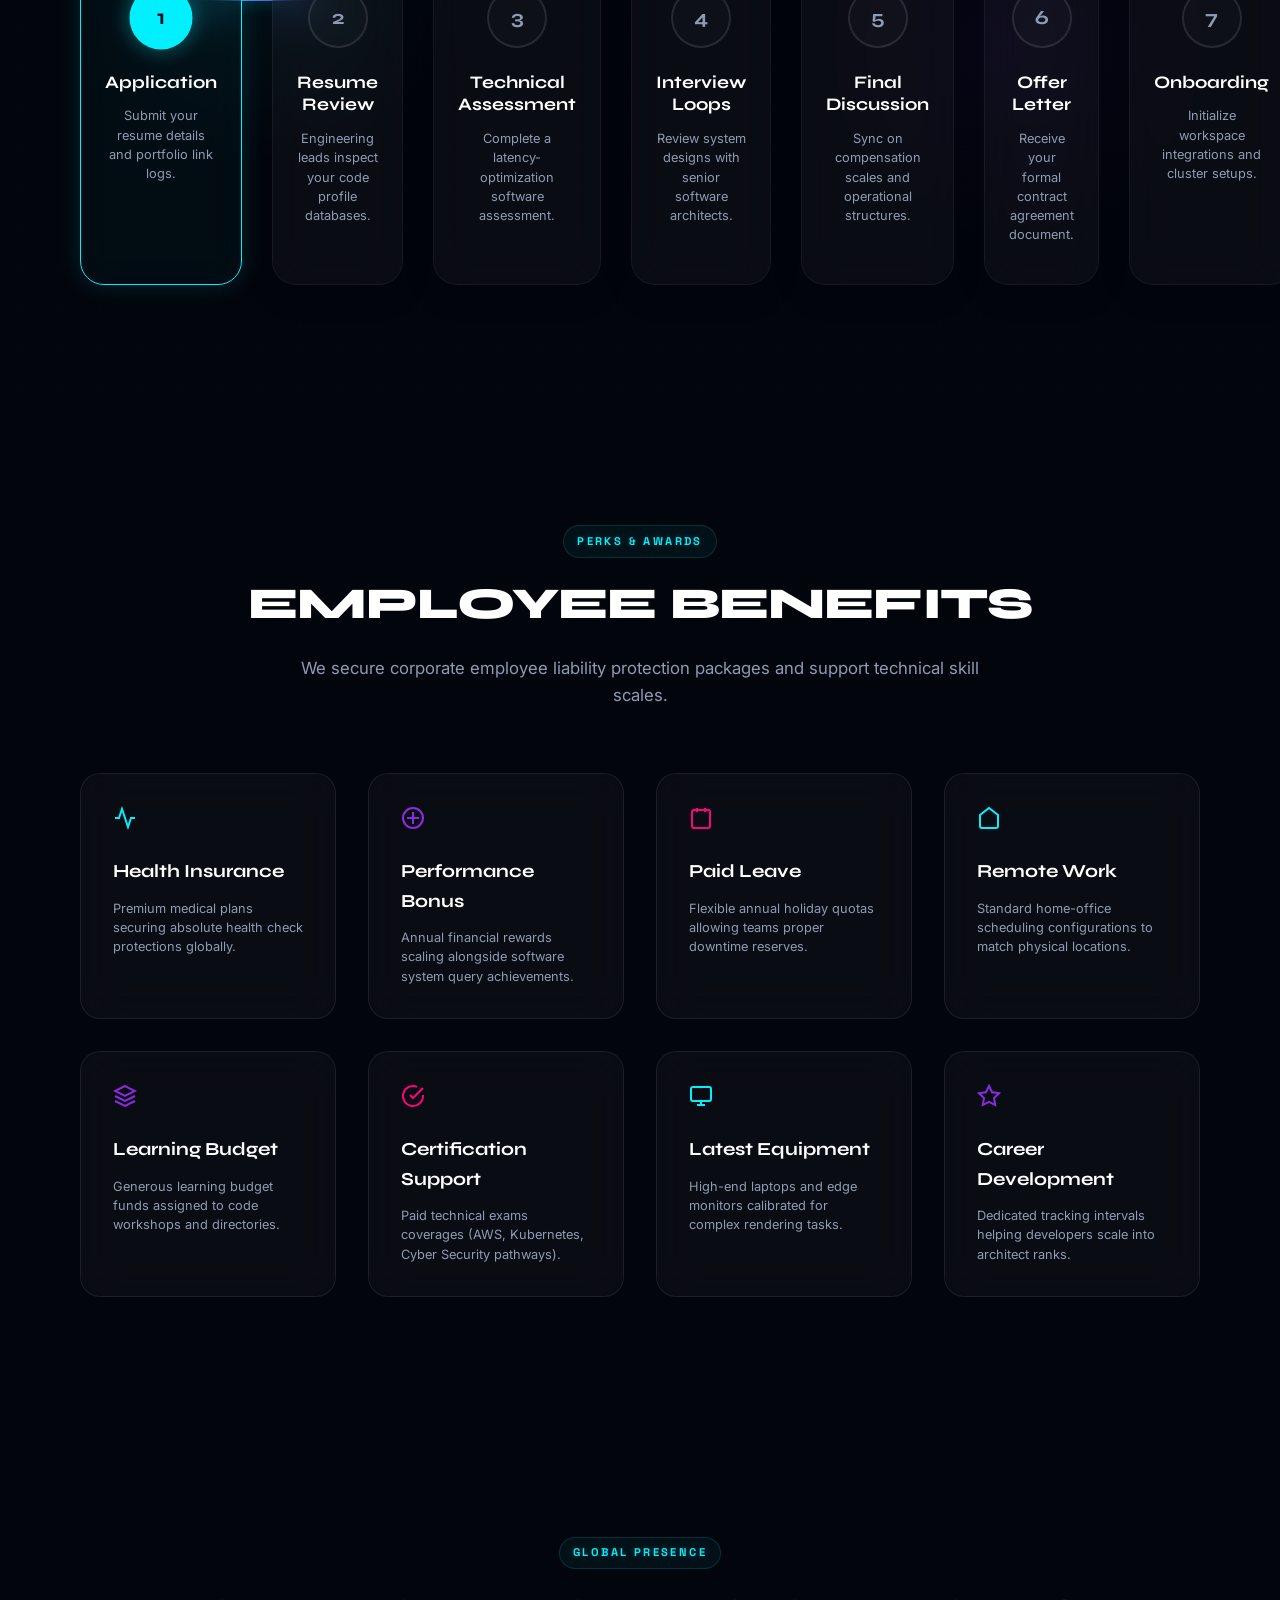
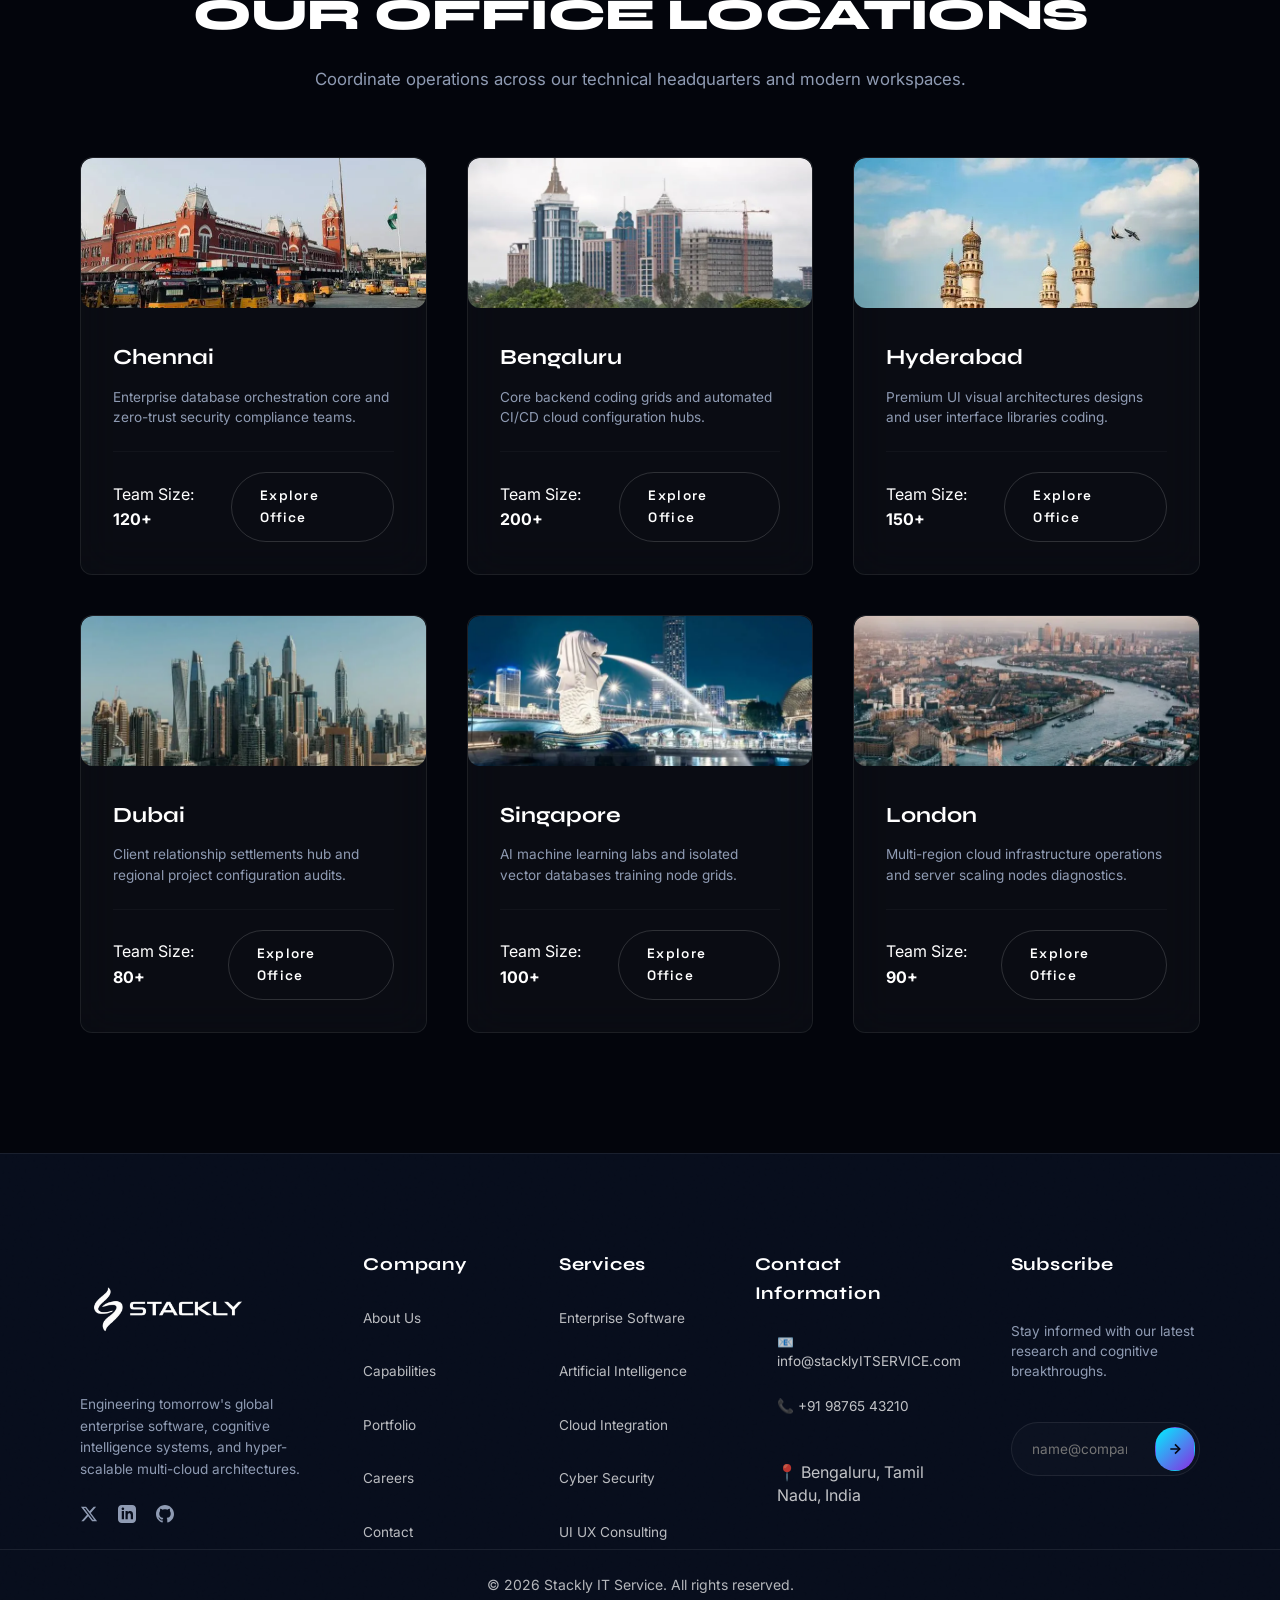
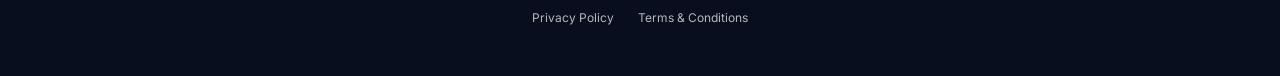
<file: careers.html>
<!DOCTYPE html>
<html lang="en">

<head>
    <meta charset="UTF-8">
    <meta name="viewport" content="width=device-width, initial-scale=1.0">
    <title>Careers </title>

    <!-- Meta Tags for SEO -->
    <meta name="description"
        content="Explore open engineering positions at ANTIGRAVITY. Build high-performance AI implementations, cloud platforms, and modern enterprise software systems with us.">
    <meta name="keywords"
        content="Careers in IT, Software Engineering Jobs, AI Engineer Postings, Cloud Architect Careers, DevOps Jobs, Cyber Security Vacancies">
    <meta name="author" content="ANTIGRAVITY Group">

    <!-- Fonts -->
    <link rel="preconnect" href="https://fonts.googleapis.com">
    <link rel="preconnect" href="https://fonts.gstatic.com" crossorigin>
    <link
        href="https://fonts.googleapis.com/css2?family=Inter:wght@300;400;500;600;700&family=Syne:wght@500;700;800&family=Space+Grotesk:wght@400;500;700&display=swap"
        rel="stylesheet">

    <!-- Stylesheets -->
    <link rel="stylesheet" href="style.css">
</head>

<body class="loading careers-page">

    <!-- Custom Cursor & Background Glow Spotlights -->
    <div class="cursor-glow" id="cursorGlow"></div>
    <div class="custom-cursor" id="customCursor"></div>

    <!-- PREMIUM LOADER -->
    <div id="loader" class="loader-container">
        <div class="loader-aurora"></div>
        <div class="loader-noise"></div>
        <div class="loader-particles" id="loaderParticles"></div>

        <div class="loader-content">
            <div class="loader-ring-wrapper">
                <div class="loader-glow-ring"></div>
                <svg class="loader-logo" viewBox="0 0 100 100" fill="none" xmlns="http://www.w3.org/2000/svg">
                    <path d="M50 15L85 75H15L50 15Z" stroke="url(#logoGlow)" stroke-width="4" stroke-linejoin="round" />
                    <path d="M50 35L70 70H30L50 35Z" fill="url(#logoFill)" />
                    <circle cx="50" cy="50" r="8" fill="#00f0ff" class="logo-core" />
                    <defs>
                        <linearGradient id="logoGlow" x1="15" y1="15" x2="85" y2="75" gradientUnits="userSpaceOnUse">
                            <stop offset="0%" stop-color="#00f0ff" />
                            <stop offset="50%" stop-color="#8a2be2" />
                            <stop offset="100%" stop-color="#ff007f" />
                        </linearGradient>
                        <linearGradient id="logoFill" x1="30" y1="35" x2="70" y2="70" gradientUnits="userSpaceOnUse">
                            <stop offset="0%" stop-color="rgba(0, 240, 255, 0.4)" />
                            <stop offset="100%" stop-color="rgba(138, 43, 226, 0.1)" />
                        </linearGradient>
                    </defs>
                </svg>
            </div>

            <h2 class="loader-title">ANTIGRAVITY</h2>
            <div class="loader-progress-container">
                <div class="loader-progress-bar" id="progressBar"></div>
            </div>
            <div class="loader-stats">
                <span class="loader-percentage" id="loaderPercentage">0%</span>
                <span class="loader-status-text" id="loaderStatusText">Loading Experience...</span>
            </div>
        </div>
    </div>

    <!-- PREMIUM NAVBAR -->
    <header class="navbar" id="mainNavbar">
        <div class="navbar-container">
            <a href="index.html" class="logo-link">
                <img src="assets/logo.webp" alt="IT Logo" class="site-logo">
            </a>
            </a>

            <nav class="nav-menu">
                <ul class="nav-list">
                    <li class="nav-item"><a href="index.html" class="nav-link">Home</a></li>
                    <li class="nav-item"><a href="about.html" class="nav-link">About</a></li>
                    <li class="nav-item"><a href="services.html" class="nav-link">Services</a></li>
                    <li class="nav-item"><a href="portfolio.html" class="nav-link">Portfolio</a></li>
                    <li class="nav-item"><a href="careers.html" class="nav-link active">Careers</a></li>
                    <li class="nav-item"><a href="contact.html" class="nav-link">Contact</a></li>
                </ul>
            </nav>

            <div class="nav-actions">
                <a href="javascript:void(0)" class="btn btn-login btn-magnetic" onclick="openAuth()">
                    <span class="btn-ripple-container"></span>
                    <span class="btn-inner">
                        <svg class="icon-login" width="16" height="16" viewBox="0 0 24 24" fill="none"
                            stroke="currentColor" stroke-width="2" stroke-linecap="round" stroke-linejoin="round">
                            <path d="M15 3h4a2 2 0 0 1 2 2v14a2 2 0 0 1-2 2h-4" />
                            <polyline points="10 17 15 12 10 7" />
                            <line x1="15" y1="12" x2="3" y2="12" />
                        </svg>
                        LOGIN
                    </span>
                </a>
                <a href="contact.html" class="btn btn-started btn-magnetic">
                    <span class="btn-ripple-container"></span>
                    <span class="btn-inner">
                        GET STARTED
                        <svg class="icon-arrow" width="16" height="16" viewBox="0 0 24 24" fill="none"
                            stroke="currentColor" stroke-width="2.5" stroke-linecap="round" stroke-linejoin="round">
                            <line x1="5" y1="12" x2="19" y2="12" />
                            <polyline points="12 5 19 12 12 19" />
                        </svg>
                    </span>
                </a>
            </div>

            <button class="hamburger-btn" id="mobileMenuToggle" aria-label="Toggle Menu">
                <span class="hamburger-line"></span>
                <span class="hamburger-line"></span>
                <span class="hamburger-line"></span>
            </button>
        </div>
    </header>

    <!-- MOBILE OVERLAY MENU -->
    <div class="mobile-overlay" id="mobileOverlay">
        <div class="mobile-overlay-noise"></div>
        <div class="mobile-overlay-container" id="mobileSidebar">
            <div class="mobile-sidebar-header">
                <div class="mobile-logo-wrapper">
                    <a href="index.html" class="logo-link">
                        <img src="assets/logo.webp" alt="IT Logo" class="site-logo">
                    </a>
                </div>
                <button class="close-sidebar-btn" id="closeSidebar" aria-label="Close Menu">
                    <svg width="24" height="24" viewBox="0 0 24 24" fill="none" stroke="currentColor" stroke-width="2">
                        <line x1="18" y1="6" x2="6" y2="18"></line>
                        <line x1="6" y1="6" x2="18" y2="18"></line>
                    </svg>
                </button>
            </div>
            <nav class="mobile-nav">
                <ul class="mobile-list">
                    <li class="mobile-item"><a href="index.html" class="mobile-link">Home</a></li>
                    <li class="mobile-item"><a href="about.html" class="mobile-link">About</a></li>
                    <li class="mobile-item"><a href="services.html" class="mobile-link">Services</a></li>
                    <li class="mobile-item"><a href="portfolio.html" class="mobile-link">Portfolio</a></li>
                    <li class="mobile-item"><a href="careers.html" class="mobile-link active">Careers</a></li>
                    <li class="mobile-item"><a href="contact.html" class="mobile-link">Contact</a></li>
                    <li class="mobile-item"><a href="javascript:void(0)" class="mobile-link"
                            onclick="openAuthMobile(event)">Login</a></li>
                </ul>
            </nav>
            <div class="mobile-actions">
                <a href="javascript:void(0)" class="btn btn-login btn-magnetic" onclick="openAuth()">
                    <span class="btn-inner">
                        <svg class="icon-login" width="18" height="18" viewBox="0 0 24 24" fill="none"
                            stroke="currentColor" stroke-width="2" stroke-linecap="round" stroke-linejoin="round">
                            <path d="M15 3h4a2 2 0 0 1 2 2v14a2 2 0 0 1-2 2h-4" />
                            <polyline points="10 17 15 12 10 7" />
                            <line x1="15" y1="12" x2="3" y2="12" />
                        </svg>
                        LOGIN
                    </span>
                </a>
                <a href="contact.html" class="btn btn-started btn-magnetic">
                    <span class="btn-inner">
                        GET STARTED
                        <svg class="icon-arrow" width="18" height="18" viewBox="0 0 24 24" fill="none"
                            stroke="currentColor" stroke-width="2.5" stroke-linecap="round" stroke-linejoin="round">
                            <line x1="5" y1="12" x2="19" y2="12" />
                            <polyline points="12 5 19 12 12 19" />
                        </svg>
                    </span>
                </a>
            </div>
             
             <!-- CONTACT INFO SECTION -->
             <div class="mobile-contact-info">
                 <span class="mobile-contact-title">Contact Information</span>
                 <a href="tel:+919676778900" class="mobile-contact-link">
                     <svg class="mobile-contact-icon" viewBox="0 0 24 24" fill="none" stroke="currentColor" stroke-width="2" stroke-linecap="round" stroke-linejoin="round">
                         <path d="M22 16.92v3a2 2 0 0 1-2.18 2 19.79 19.79 0 0 1-8.63-3.07 19.5 19.5 0 0 1-6-6 19.79 19.79 0 0 1-3.07-8.67A2 2 0 0 1 4.11 2h3a2 2 0 0 1 2 1.72 12.84 12.84 0 0 0 .7 2.81 2 2 0 0 1-.45 2.11L8.09 9.91a16 16 0 0 0 6 6l1.27-1.27a2 2 0 0 1 2.11-.45 12.84 12.84 0 0 0 2.81.7A2 2 0 0 1 22 16.92z"></path>
                     </svg>
                     +91 96767 78900
                 </a>
             </div>
         </div>
     </div>

    <!-- CAREERS HERO -->
    <main class="hero-section" id="heroSection">
        <div class="hero-aurora-bg"></div>
        <div class="hero-grid-lines"></div>
        <div class="hero-glow-spotlight" id="heroSpotlight"></div>
        <div class="hero-noise-texture"></div>

        <div class="hero-container">
            <div class="hero-left">
                <span class="hero-badge">JOIN THE LEADING EDGE</span>
                <h1 class="hero-heading">
                    <span class="word-wrapper"><span class="word">SHAPING</span></span>
                    <span class="word-wrapper"><span class="word-glow">TRANSFORMATIVE</span></span>
                    <span class="word-wrapper"><span class="word">CAREERS.</span></span>
                    <span class="word-wrapper"><span class="word">CODING</span></span>
                    <span class="word-wrapper"><span class="word">THE</span></span>
                    <span class="word-wrapper"><span class="word">COGNITIVE</span></span>
                    <span class="word-wrapper"><span class="word">TOMORROW.</span></span>
                </h1>

                <p class="hero-subheading">
                    At IT SERVICE, innovation is a foundational core. We integrate advanced computer science research
                    with physical workflows, designing solutions that optimize complex transaction cycles.
                </p>
                <p class="hero-subheading">
                    Our developers configure high-throughput microservice models and self-healing container networks. We
                    prioritize zero-trust compliance standards to protect critical files and ledger records safely.
                </p>
                <p class="hero-subheading">
                    We champion professional career growth paths. Our teams build scalable products, collaborating
                    directly with industry leaders to expand corporate technical capabilities.
                </p>
                <p class="hero-subheading">
                    Operating across multiple international offices, we support a diverse learning environment. We offer
                    annual budgets for certifications to help you scale your skills.
                </p>

                <div class="hero-button-group">
                    <a href="404.html" class="btn btn-primary btn-magnetic">
                        <span class="btn-ripple-container"></span>
                        <span class="btn-inner">VIEW OPEN POSITIONS</span>
                    </a>
                    <a href="404.html" class="btn btn-secondary btn-magnetic">
                        <span class="btn-ripple-container"></span>
                        <span class="btn-inner">APPLY NOW</span>
                    </a>
                    <a href="404.html" class="btn btn-outline btn-magnetic">
                        <span class="btn-ripple-container"></span>
                        <span class="btn-inner">MEET OUR TEAM</span>
                    </a>
                </div>
            </div>

            <div class="hero-right">
                <div class="hero-graphic-wrapper" id="parallaxContainer">
                    <div class="hero-main-card holographic-card">
                        <div class="card-glow-border"></div>
                        <div class="card-reflection"></div>
                        <div class="holo-scan-line"></div>

                        <!-- Interactive node particle canvas -->
                        <canvas id="careersCanvas"
                            style="position: absolute; inset: 0; width: 100%; height: 100%; z-index: 1; pointer-events: none;"></canvas>

                        <!-- Holographic Hiring UI SVG Overlay -->
                        <div class="hero-core-graphic"
                            style="position: relative; z-index: 2; width: 100%; height: 100%;">
                            <svg viewBox="0 0 400 400" fill="none" xmlns="http://www.w3.org/2000/svg"
                                class="holo-careers-svg">
                                <defs>
                                    <filter id="neonGlowCareers" x="-20%" y="-20%" width="140%" height="140%">
                                        <feGaussianBlur stdDeviation="5" result="blur" />
                                        <feMerge>
                                            <feMergeNode in="blur" />
                                            <feMergeNode in="SourceGraphic" />
                                        </feMerge>
                                    </filter>
                                </defs>
                                <!-- Career Growth Graph Line -->
                                <path d="M 50,300 C 120,280 160,200 220,180 C 280,160 310,100 350,80" stroke="#00f0ff"
                                    stroke-width="2.5" filter="url(#neonGlowCareers)" class="careers-growth-path" />
                                <path
                                    d="M 50,300 C 120,280 160,200 220,180 C 280,160 310,100 350,80 L 350,320 L 50,320 Z"
                                    fill="rgba(0, 240, 255, 0.03)" />

                                <!-- Floating Career Nodes/Resume cards -->
                                <g class="career-node node-1" transform="translate(220, 180)">
                                    <circle cx="0" cy="0" r="8" fill="#8a2be2" filter="url(#neonGlowCareers)" />
                                    <rect x="15" y="-25" width="80" height="35" rx="6" fill="rgba(5, 8, 22, 0.85)"
                                        stroke="#8a2be2" stroke-width="1" />
                                    <text x="25" y="-12" fill="#00f0ff" font-size="8" font-family="monospace">Node:
                                        DevOps</text>
                                    <text x="25" y="-2" fill="#fff" font-size="7" font-family="sans-serif">MATCH:
                                        98%</text>
                                </g>

                                <g class="career-node node-2" transform="translate(140, 230)">
                                    <circle cx="0" cy="0" r="6" fill="#00f0ff" />
                                    <rect x="-95" y="-20" width="80" height="30" rx="6" fill="rgba(5, 8, 22, 0.85)"
                                        stroke="#00f0ff" stroke-width="1" />
                                    <text x="-85" y="-8" fill="#00f0ff" font-size="8" font-family="monospace">Node:
                                        SecOps</text>
                                </g>

                                <g class="career-node node-3" transform="translate(300, 115)">
                                    <circle cx="0" cy="0" r="7" fill="#ff007f" filter="url(#neonGlowCareers)" />
                                    <rect x="15" y="-20" width="80" height="30" rx="6" fill="rgba(5, 8, 22, 0.85)"
                                        stroke="#ff007f" stroke-width="1" />
                                    <text x="25" y="-8" fill="#ff007f" font-size="8" font-family="monospace">Node: AI
                                        Arch</text>
                                </g>

                                <!-- Grid lines/interface guides -->
                                <line x1="50" y1="80" x2="50" y2="320" stroke="rgba(255,255,255,0.08)"
                                    stroke-width="1" />
                                <line x1="50" y1="320" x2="350" y2="320" stroke="rgba(255,255,255,0.08)"
                                    stroke-width="1" />
                            </svg>
                        </div>
                    </div>
                </div>
            </div>
        </div>
    </main>

    <!-- WHY JOIN US Section -->
    <section class="why-join-section section-padding reveal-on-scroll">
        <div class="section-container">
            <div class="section-header-center">
                <span class="section-badge">CULTURE & ADVANTAGES</span>
                <h2 class="section-title">WHY JOIN IT SERVICES?</h2>
                <p class="section-subtitle">Accelerate your career in an environment built for high-performance software
                    engineering.</p>
            </div>

            <div class="why-join-grid">
                <!-- Card 1: Innovation First -->
                <div class="service-card btn-magnetic">
                    <div class="service-card-glow"></div>
                    <div class="service-icon-wrapper">
                        <svg width="24" height="24" viewBox="0 0 24 24" fill="none" stroke="#00f0ff" stroke-width="2">
                            <circle cx="12" cy="12" r="10" />
                            <path
                                d="M12 2v4M12 18v4M4.93 4.93l2.83 2.83M16.24 16.24l2.83 2.83M2 12h4M18 12h4M6.34 17.66l2.83-2.83M17.66 6.34l-2.83 2.83" />
                        </svg>
                    </div>
                    <img src="assets/c1.webp" alt="Cognitive AI" class="card-image-placeholder">
                    <h3>Innovation First</h3>
                    <p>Contribute to cutting-edge research in private vector custody and advanced AI architectures.</p>
                </div>

                <!-- Card 2: Global Projects -->
                <div class="service-card btn-magnetic">
                    <div class="service-card-glow"></div>
                    <div class="service-icon-wrapper">
                        <svg width="24" height="24" viewBox="0 0 24 24" fill="none" stroke="#8a2be2" stroke-width="2">
                            <circle cx="12" cy="12" r="10" />
                            <path
                                d="M2 12h20M12 2a15.3 15.3 0 0 1 4 10 15.3 15.3 0 0 1-4 10 15.3 15.3 0 0 1-4-10 15.3 15.3 0 0 1 4-10z" />
                        </svg>
                    </div>
                    <img src="assets/c2.webp" alt="Cognitive AI" class="card-image-placeholder">
                    <h3>Global Projects</h3>
                    <p>Deploy large-scale architectures that coordinate millions of operations across global networks.
                    </p>
                </div>

                <!-- Card 3: Flexible Work -->
                <div class="service-card btn-magnetic">
                    <div class="service-card-glow"></div>
                    <div class="service-icon-wrapper">
                        <svg width="24" height="24" viewBox="0 0 24 24" fill="none" stroke="#ff007f" stroke-width="2">
                            <rect x="3" y="4" width="18" height="18" rx="2" ry="2" />
                            <line x1="16" y1="2" x2="16" y2="6" />
                            <line x1="8" y1="2" x2="8" y2="6" />
                            <line x1="3" y1="10" x2="21" y2="10" />
                        </svg>
                    </div>
                    <img src="assets/c3.webp" alt="Cognitive AI" class="card-image-placeholder">
                    <h3>Flexible Work</h3>
                    <p>Orchestrate your hours dynamically, using remote-friendly workflows that prioritize productivity.
                    </p>
                </div>

                <!-- Card 4: Learning Programs -->
                <div class="service-card btn-magnetic">
                    <div class="service-card-glow"></div>
                    <div class="service-icon-wrapper">
                        <svg width="24" height="24" viewBox="0 0 24 24" fill="none" stroke="#00f0ff" stroke-width="2">
                            <path d="M22 10v6M2 10l10-5 10 5-10 5z" />
                            <path d="M6 12v5c0 2 2 3 6 3s6-1 6-3v-5" />
                        </svg>
                    </div>
                    <img src="assets/c4.webp" alt="Cognitive AI" class="card-image-placeholder">
                    <h3>Learning Programs</h3>
                    <p>Expand your technology knowledge base with dedicated learning times and annual budgets.</p>
                </div>

                <!-- Card 5: Career Growth -->
                <div class="service-card btn-magnetic">
                    <div class="service-card-glow"></div>
                    <div class="service-icon-wrapper">
                        <svg width="24" height="24" viewBox="0 0 24 24" fill="none" stroke="#8a2be2" stroke-width="2">
                            <path d="M12 2v20M17 5H9.5a3.5 3.5 0 0 0 0 7h5a3.5 3.5 0 0 1 0 7H6" />
                        </svg>
                    </div>
                    <img src="assets/c5.webp" alt="Cognitive AI" class="card-image-placeholder">
                    <h3>Career Growth</h3>
                    <p>Map your progression structure cleanly, transitioning into senior architects and research roles.
                    </p>
                </div>

                <!-- Card 6: Tech Stack -->
                <div class="service-card btn-magnetic">
                    <div class="service-card-glow"></div>
                    <div class="service-icon-wrapper">
                        <svg width="24" height="24" viewBox="0 0 24 24" fill="none" stroke="#ff007f" stroke-width="2">
                            <polyline points="16 18 22 12 16 6" />
                            <polyline points="8 6 2 12 8 18" />
                        </svg>
                    </div>
                    <img src="assets/c6.webp" alt="Cognitive AI" class="card-image-placeholder">
                    <h3>Modern Tech Stack</h3>
                    <p>Code in modern languages like Go, Rust, and Python, leveraging Docker and Kubernetes clusters.
                    </p>
                </div>
            </div>

            <defs>
                <linearGradient id="whyGrad1" x1="0" y1="0" x2="200" y2="100">
                    <stop offset="0%" stop-color="#0f2027" />
                    <stop offset="100%" stop-color="#2c5364" />
                </linearGradient>
                <linearGradient id="whyGrad2" x1="0" y1="0" x2="200" y2="100">
                    <stop offset="0%" stop-color="#1f4037" />
                    <stop offset="100%" stop-color="#99f2c8" />
                </linearGradient>
                <linearGradient id="whyGrad3" x1="0" y1="0" x2="200" y2="100">
                    <stop offset="0%" stop-color="#654ea3" />
                    <stop offset="100%" stop-color="#eaafc8" />
                </linearGradient>
            </defs>
        </div>
    </section>

    <!-- LIFE AT ANTIGRAVITY Section -->
    <section class="life-section section-padding reveal-on-scroll" id="lifeSection">
        <div class="section-container grid-two-col">
            <!-- Left Side: Custom illustration -->
            <div class="life-left">
                <div class="about-image-card">
                    <img src="assets/career1.webp" alt="Digital Transformation" class="about-image">

                </div>
            </div>

            <!-- Right Side: Narrative Content -->
            <div class="life-right">
                <span class="section-badge">WORKSPACE ATMOSPHERE</span>
                <h2 class="section-title">LIFE AT IT</h2>
                <div class="about-content-wrapper">
                    <p class="about-paragraph">
                        We cultivate a workplace model founded on trust, communication, and engineering excellence. We
                        avoid micromanagement setups, focusing instead on milestone achievements and clean code
                        execution.
                    </p>
                    <p class="about-paragraph">
                        Creative exploration is encouraged. Developers allocate weekly times to research new libraries,
                        vector models, or database optimizations that enhance active enterprise software platforms.
                    </p>
                    <p class="about-paragraph">
                        Collaboration links our global locations. Teams coordinates operations via secure,
                        latency-minimized API channels, holding workshop sessions to solve database schema issues.
                    </p>
                    <p class="about-paragraph">
                        Employee success is mapped continuously. We reward performance with bonuses and technical
                        growth, helping individuals scale their potential alongside ANTIGRAVITY's market achievements.
                    </p>

                    <ul class="about-list">
                        <li>Remote-first flexible schedule configurations</li>
                        <li>Premium health benefits coverage packages</li>
                        <li>Annual learning and certification budget support</li>
                        <li>Latest high-performance workspace equipment</li>
                        <li>Collaborative global team workshop events</li>
                    </ul>

                    <a href="404.html" class="btn btn-primary btn-magnetic"><span class="btn-inner">Join Our
                            Culture</span></a>
                </div>
            </div>
        </div>
    </section>

    <!-- CURRENT OPEN POSITIONS Section -->
    <section class="positions-section section-padding reveal-on-scroll" id="positionsSection">
        <div class="section-container">
            <div class="section-header-center">
                <span class="section-badge">OPEN ROLES</span>
                <h2 class="section-title">CURRENT OPEN POSITIONS</h2>
                <p class="section-subtitle">Explore our technical positions and help us build tomorrow's cognitive
                    software networks.</p>
            </div>

            <div class="positions-grid">
                <!-- 01 Frontend Developer -->
                <div class="job-card btn-magnetic">
                    <div class="service-card-glow"></div>
                    <div class="job-card-header">
                        <div>
                            <span class="job-dept">ENGINEERING • FULL-TIME</span>
                            <h3>Frontend Developer</h3>
                        </div>
                        <span class="job-loc">Hyderabad</span>
                    </div>
                    <p class="job-desc">Assemble premium, interactive visual layouts using React, Vue, and
                        high-performance WebGL motion paths.</p>
                    <div class="job-skills">
                        <span>React</span><span>Vue</span><span>JavaScript</span><span>CSS3</span><span>WebGL</span>
                    </div>
                    <div class="job-card-footer">
                        <span class="job-salary">$120k - $150k</span>
                        <div class="job-actions">
                            <button class="btn btn-outline btn-magnetic"><span class="btn-inner">Save
                                    Job</span></button>
                            <a href="contact.html" class="btn btn-primary btn-magnetic"><span class="btn-inner">Apply
                                    Now</span></a>
                        </div>
                    </div>
                </div>

                <!-- 02 Backend Developer -->
                <div class="job-card btn-magnetic">
                    <div class="service-card-glow"></div>
                    <div class="job-card-header">
                        <div>
                            <span class="job-dept">ENGINEERING • FULL-TIME</span>
                            <h3>Backend Developer</h3>
                        </div>
                        <span class="job-loc">Bengaluru</span>
                    </div>
                    <p class="job-desc">Program robust, modular query platforms and transaction database systems that
                        handle massive traffic scales.</p>
                    <div class="job-skills">
                        <span>Java</span><span>Spring
                            Boot</span><span>PostgreSQL</span><span>Go</span><span>Kafka</span>
                    </div>
                    <div class="job-card-footer">
                        <span class="job-salary">$130k - $160k</span>
                        <div class="job-actions">
                            <button class="btn btn-outline btn-magnetic"><span class="btn-inner">Save
                                    Job</span></button>
                            <a href="contact.html" class="btn btn-primary btn-magnetic"><span class="btn-inner">Apply
                                    Now</span></a>
                        </div>
                    </div>
                </div>

                <!-- 03 Full Stack Developer -->
                <div class="job-card btn-magnetic">
                    <div class="service-card-glow"></div>
                    <div class="job-card-header">
                        <div>
                            <span class="job-dept">ENGINEERING • FULL-TIME</span>
                            <h3>Full Stack Developer</h3>
                        </div>
                        <span class="job-loc">Chennai</span>
                    </div>
                    <p class="job-desc">Bridge front-end application elements with back-end database nodes to maintain
                        clean API transactions.</p>
                    <div class="job-skills">
                        <span>Node.js</span><span>TypeScript</span><span>PostgreSQL</span><span>React</span><span>Docker</span>
                    </div>
                    <div class="job-card-footer">
                        <span class="job-salary">$140k - $170k</span>
                        <div class="job-actions">
                            <button class="btn btn-outline btn-magnetic"><span class="btn-inner">Save
                                    Job</span></button>
                            <a href="contact.html" class="btn btn-primary btn-magnetic"><span class="btn-inner">Apply
                                    Now</span></a>
                        </div>
                    </div>
                </div>

                <!-- 04 UI / UX Designer -->
                <div class="job-card btn-magnetic">
                    <div class="service-card-glow"></div>
                    <div class="job-card-header">
                        <div>
                            <span class="job-dept">DESIGN • FULL-TIME</span>
                            <h3>UI / UX Designer</h3>
                        </div>
                        <span class="job-loc">Dubai</span>
                    </div>
                    <p class="job-desc">Design premium typography scales, luxury glassmorphism layouts, and interactive
                        UI component prototypes.</p>
                    <div class="job-skills">
                        <span>Figma</span><span>Design Systems</span><span>Prototyping</span><span>Motion
                            Design</span><span>UX Research</span>
                    </div>
                    <div class="job-card-footer">
                        <span class="job-salary">$110k - $140k</span>
                        <div class="job-actions">
                            <button class="btn btn-outline btn-magnetic"><span class="btn-inner">Save
                                    Job</span></button>
                            <a href="contact.html" class="btn btn-primary btn-magnetic"><span class="btn-inner">Apply
                                    Now</span></a>
                        </div>
                    </div>
                </div>

                <!-- 05 AI Engineer -->
                <div class="job-card btn-magnetic">
                    <div class="service-card-glow"></div>
                    <div class="job-card-header">
                        <div>
                            <span class="job-dept">AI RESEARCH • FULL-TIME</span>
                            <h3>AI Engineer</h3>
                        </div>
                        <span class="job-loc">Singapore</span>
                    </div>
                    <p class="job-desc">Deploy private vector databases and fine-tune custom LLM models for cognitive
                        classification queries.</p>
                    <div class="job-skills">
                        <span>Python</span><span>PyTorch</span><span>TensorFlow</span><span>LangChain</span><span>Vector
                            DBs</span>
                    </div>
                    <div class="job-card-footer">
                        <span class="job-salary">$160k - $200k</span>
                        <div class="job-actions">
                            <button class="btn btn-outline btn-magnetic"><span class="btn-inner">Save
                                    Job</span></button>
                            <a href="contact.html" class="btn btn-primary btn-magnetic"><span class="btn-inner">Apply
                                    Now</span></a>
                        </div>
                    </div>
                </div>

                <!-- 06 Cloud Engineer -->
                <div class="job-card btn-magnetic">
                    <div class="service-card-glow"></div>
                    <div class="job-card-header">
                        <div>
                            <span class="job-dept">INFRASTRUCTURE • FULL-TIME</span>
                            <h3>Cloud Engineer</h3>
                        </div>
                        <span class="job-loc">London</span>
                    </div>
                    <p class="job-desc">Orchestrate highly available multi-region server layouts on AWS and Azure cloud
                        platforms dynamically.</p>
                    <div class="job-skills">
                        <span>AWS</span><span>Terraform</span><span>Kubernetes</span><span>Docker</span><span>IAM
                            Security</span>
                    </div>
                    <div class="job-card-footer">
                        <span class="job-salary">$130k - $160k</span>
                        <div class="job-actions">
                            <button class="btn btn-outline btn-magnetic"><span class="btn-inner">Save
                                    Job</span></button>
                            <a href="contact.html" class="btn btn-primary btn-magnetic"><span class="btn-inner">Apply
                                    Now</span></a>
                        </div>
                    </div>
                </div>

                <!-- 07 DevOps Engineer -->
                <div class="job-card btn-magnetic">
                    <div class="service-card-glow"></div>
                    <div class="job-card-header">
                        <div>
                            <span class="job-dept">INFRASTRUCTURE • FULL-TIME</span>
                            <h3>DevOps Engineer</h3>
                        </div>
                        <span class="job-loc">Bengaluru</span>
                    </div>
                    <p class="job-desc">Maintain automated CI/CD code compile structures and real-time container
                        workloads metrics pipelines.</p>
                    <div class="job-skills">
                        <span>Jenkins</span><span>Kubernetes</span><span>Prometheus</span><span>Ansible</span><span>GitLab
                            CI</span>
                    </div>
                    <div class="job-card-footer">
                        <span class="job-salary">$130k - $160k</span>
                        <div class="job-actions">
                            <button class="btn btn-outline btn-magnetic"><span class="btn-inner">Save
                                    Job</span></button>
                            <a href="contact.html" class="btn btn-primary btn-magnetic"><span class="btn-inner">Apply
                                    Now</span></a>
                        </div>
                    </div>
                </div>

                <!-- 08 Cyber Security Engineer -->
                <div class="job-card btn-magnetic">
                    <div class="service-card-glow"></div>
                    <div class="job-card-header">
                        <div>
                            <span class="job-dept">SECURITY • FULL-TIME</span>
                            <h3>Cyber Security Engineer</h3>
                        </div>
                        <span class="job-loc">Chennai</span>
                    </div>
                    <p class="job-desc">Implement zero-trust database key checks and encrypt communication channels
                        across server node levels.</p>
                    <div class="job-skills">
                        <span>Vault</span><span>TLS 1.3</span><span>Penetration
                            Tests</span><span>Wireshark</span><span>SOC 2 Compliance</span>
                    </div>
                    <div class="job-card-footer">
                        <span class="job-salary">$145k - $180k</span>
                        <div class="job-actions">
                            <button class="btn btn-outline btn-magnetic"><span class="btn-inner">Save
                                    Job</span></button>
                            <a href="contact.html" class="btn btn-primary btn-magnetic"><span class="btn-inner">Apply
                                    Now</span></a>
                        </div>
                    </div>
                </div>
            </div>
        </div>
    </section>

    <!-- HIRING PROCESS Section -->
    <section class="timeline-section section-padding reveal-on-scroll">
        <div class="section-container">
            <div class="section-header-center">
                <span class="section-badge">ROADMAP</span>
                <h2 class="section-title">OUR HIRING PROCESS</h2>
                <p class="section-subtitle">Examine our standard engineering selection milestones and onboarding
                    timeline tracks.</p>
            </div>

            <!-- Steps list -->
            <div class="process-timeline-steps">
                <div class="timeline-progress-line" id="timelineProgressLine"></div>

                <div class="timeline-step active" data-step="1">
                    <div class="step-num-circle">1</div>
                    <h4>Application</h4>
                    <p>Submit your resume details and portfolio link logs.</p>
                </div>

                <div class="timeline-step" data-step="2">
                    <div class="step-num-circle">2</div>
                    <h4>Resume Review</h4>
                    <p>Engineering leads inspect your code profile databases.</p>
                </div>

                <div class="timeline-step" data-step="3">
                    <div class="step-num-circle">3</div>
                    <h4>Technical Assessment</h4>
                    <p>Complete a latency-optimization software assessment.</p>
                </div>

                <div class="timeline-step" data-step="4">
                    <div class="step-num-circle">4</div>
                    <h4>Interview Loops</h4>
                    <p>Review system designs with senior software architects.</p>
                </div>

                <div class="timeline-step" data-step="5">
                    <div class="step-num-circle">5</div>
                    <h4>Final Discussion</h4>
                    <p>Sync on compensation scales and operational structures.</p>
                </div>

                <div class="timeline-step" data-step="6">
                    <div class="step-num-circle">6</div>
                    <h4>Offer Letter</h4>
                    <p>Receive your formal contract agreement document.</p>
                </div>

                <div class="timeline-step" data-step="7">
                    <div class="step-num-circle">7</div>
                    <h4>Onboarding</h4>
                    <p>Initialize workspace integrations and cluster setups.</p>
                </div>
            </div>
        </div>
    </section>

    <!-- EMPLOYEE BENEFITS Section -->
    <section class="benefits-section section-padding reveal-on-scroll">
        <div class="section-container">
            <div class="section-header-center">
                <span class="section-badge">PERKS & AWARDS</span>
                <h2 class="section-title">EMPLOYEE BENEFITS</h2>
                <p class="section-subtitle">We secure corporate employee liability protection packages and support
                    technical skill scales.</p>
            </div>

            <div class="benefits-grid">
                <!-- Benefit 1 -->
                <div class="benefit-card">
                    <svg width="24" height="24" viewBox="0 0 24 24" fill="none" stroke="#00f0ff" stroke-width="2">
                        <path d="M22 12h-4l-3 9L9 3l-3 9H2" />
                    </svg>
                    <h4>Health Insurance</h4>
                    <p>Premium medical plans securing absolute health check protections globally.</p>
                </div>
                <!-- Benefit 2 -->
                <div class="benefit-card">
                    <svg width="24" height="24" viewBox="0 0 24 24" fill="none" stroke="#8a2be2" stroke-width="2">
                        <circle cx="12" cy="12" r="10" />
                        <path d="M12 6v12M6 12h12" />
                    </svg>
                    <h4>Performance Bonus</h4>
                    <p>Annual financial rewards scaling alongside software system query achievements.</p>
                </div>
                <!-- Benefit 3 -->
                <div class="benefit-card">
                    <svg width="24" height="24" viewBox="0 0 24 24" fill="none" stroke="#ff007f" stroke-width="2">
                        <rect x="3" y="4" width="18" height="18" rx="2" ry="2" />
                        <line x1="16" y1="2" x2="16" y2="6" />
                        <line x1="8" y1="2" x2="8" y2="6" />
                    </svg>
                    <h4>Paid Leave</h4>
                    <p>Flexible annual holiday quotas allowing teams proper downtime reserves.</p>
                </div>
                <!-- Benefit 4 -->
                <div class="benefit-card">
                    <svg width="24" height="24" viewBox="0 0 24 24" fill="none" stroke="#00f0ff" stroke-width="2">
                        <path d="M3 9l9-7 9 7v11a2 2 0 0 1-2 2H5a2 2 0 0 1-2-2z" />
                    </svg>
                    <h4>Remote Work</h4>
                    <p>Standard home-office scheduling configurations to match physical locations.</p>
                </div>
                <!-- Benefit 5 -->
                <div class="benefit-card">
                    <svg width="24" height="24" viewBox="0 0 24 24" fill="none" stroke="#8a2be2" stroke-width="2">
                        <path d="M12 2L2 7l10 5 10-5-10-5zM2 17l10 5 10-5M2 12l10 5 10-5" />
                    </svg>
                    <h4>Learning Budget</h4>
                    <p>Generous learning budget funds assigned to code workshops and directories.</p>
                </div>
                <!-- Benefit 6 -->
                <div class="benefit-card">
                    <svg width="24" height="24" viewBox="0 0 24 24" fill="none" stroke="#ff007f" stroke-width="2">
                        <path d="M22 11.08V12a10 10 0 1 1-5.93-9.14" />
                        <polyline points="22 4 12 14.01 9 11.01" />
                    </svg>
                    <h4>Certification Support</h4>
                    <p>Paid technical exams coverages (AWS, Kubernetes, Cyber Security pathways).</p>
                </div>
                <!-- Benefit 7 -->
                <div class="benefit-card">
                    <svg width="24" height="24" viewBox="0 0 24 24" fill="none" stroke="#00f0ff" stroke-width="2">
                        <rect x="2" y="3" width="20" height="14" rx="2" ry="2" />
                        <line x1="8" y1="21" x2="16" y2="21" />
                        <line x1="12" y1="17" x2="12" y2="21" />
                    </svg>
                    <h4>Latest Equipment</h4>
                    <p>High-end laptops and edge monitors calibrated for complex rendering tasks.</p>
                </div>
                <!-- Benefit 8 -->
                <div class="benefit-card">
                    <svg width="24" height="24" viewBox="0 0 24 24" fill="none" stroke="#8a2be2" stroke-width="2">
                        <polygon
                            points="12 2 15.09 8.26 22 9.27 17 14.14 18.18 21.02 12 17.77 5.82 21.02 7 14.14 2 9.27 8.91 8.26 12 2" />
                    </svg>
                    <h4>Career Development</h4>
                    <p>Dedicated tracking intervals helping developers scale into architect ranks.</p>
                </div>
            </div>
        </div>
    </section>

    <!-- OFFICE LOCATIONS Section -->
    <section class="locations-section section-padding reveal-on-scroll">
        <div class="section-container">
            <div class="section-header-center">
                <span class="section-badge">GLOBAL PRESENCE</span>
                <h2 class="section-title">OUR OFFICE LOCATIONS</h2>
                <p class="section-subtitle">Coordinate operations across our technical headquarters and modern
                    workspaces.</p>
            </div>

            <div class="locations-grid">
                <!-- Chennai -->
                <div class="office-card">
                    <img src="assets/c7.webp" alt="Chennai Office" class="office-image">
                    <div class="office-card-content">
                        <h3>Chennai</h3>
                        <p>Enterprise database orchestration core and zero-trust security compliance teams.</p>
                        <div class="office-stats">
                            <span>Team Size: <strong>120+</strong></span>
                            <a href="404.html" class="btn btn-outline btn-magnetic"><span class="btn-inner">Explore
                                    Office</span></a>
                        </div>
                    </div>
                </div>

                <!-- Bengaluru -->
                <div class="office-card">
                    <img src="assets/c8.webp" alt="Chennai Office" class="office-image">
                    <div class="office-card-content">
                        <h3>Bengaluru</h3>
                        <p>Core backend coding grids and automated CI/CD cloud configuration hubs.</p>
                        <div class="office-stats">
                            <span>Team Size: <strong>200+</strong></span>
                            <a href="404.html" class="btn btn-outline btn-magnetic"><span class="btn-inner">Explore
                                    Office</span></a>
                        </div>
                    </div>
                </div>

                <!-- Hyderabad -->
                <div class="office-card">
                    <img src="assets/c9.webp" alt="Chennai Office" class="office-image">
                    <div class="office-card-content">
                        <h3>Hyderabad</h3>
                        <p>Premium UI visual architectures designs and user interface libraries coding.</p>
                        <div class="office-stats">
                            <span>Team Size: <strong>150+</strong></span>
                            <a href="404.html" class="btn btn-outline btn-magnetic"><span class="btn-inner">Explore
                                    Office</span></a>
                        </div>
                    </div>
                </div>

                <!-- Dubai -->
                <div class="office-card">
                    <img src="assets/c10.webp" alt="Chennai Office" class="office-image">
                    <div class="office-card-content">
                        <h3>Dubai</h3>
                        <p>Client relationship settlements hub and regional project configuration audits.</p>
                        <div class="office-stats">
                            <span>Team Size: <strong>80+</strong></span>
                            <a href="404.html" class="btn btn-outline btn-magnetic"><span class="btn-inner">Explore
                                    Office</span></a>
                        </div>
                    </div>
                </div>

                <!-- Singapore -->
                <div class="office-card">
                    <img src="assets/c11.webp" alt="Chennai Office" class="office-image">
                    <div class="office-card-content">
                        <h3>Singapore</h3>
                        <p>AI machine learning labs and isolated vector databases training node grids.</p>
                        <div class="office-stats">
                            <span>Team Size: <strong>100+</strong></span>
                            <a href="404.html" class="btn btn-outline btn-magnetic"><span class="btn-inner">Explore
                                    Office</span></a>
                        </div>
                    </div>
                </div>

                <!-- London -->
                <div class="office-card">
                    <img src="assets/c12.webp" alt="Chennai Office" class="office-image">
                    <div class="office-card-content">
                        <h3>London</h3>
                        <p>Multi-region cloud infrastructure operations and server scaling nodes diagnostics.</p>
                        <div class="office-stats">
                            <span>Team Size: <strong>90+</strong></span>
                            <a href="404.html" class="btn btn-outline btn-magnetic"><span class="btn-inner">Explore
                                    Office</span></a>
                        </div>
                    </div>
                </div>
            </div>

            <defs>
                <linearGradient id="offGrad1" x1="0" y1="0" x2="300" y2="150">
                    <stop offset="0%" stop-color="#0f2027" />
                    <stop offset="100%" stop-color="#2c5364" />
                </linearGradient>
                <linearGradient id="offGrad2" x1="0" y1="0" x2="300" y2="150">
                    <stop offset="0%" stop-color="#1f4037" />
                    <stop offset="100%" stop-color="#99f2c8" />
                </linearGradient>
                <linearGradient id="offGrad3" x1="0" y1="0" x2="300" y2="150">
                    <stop offset="0%" stop-color="#654ea3" />
                    <stop offset="100%" stop-color="#eaafc8" />
                </linearGradient>
            </defs>
        </div>
    </section>

    <!-- 13. PREMIUM FOOTER -->
    <footer class="footer">
        <div class="footer-noise"></div>
        <div class="section-container footer-grid">
            <!-- Brand Column -->
            <div class="footer-brand-col">
                <a href="index.html" class="footer-logo-link">
                    <img src="assets/logo.webp" alt="IT Logo" class="site-logo">
                </a>
                <p class="footer-desc">
                    Engineering tomorrow's global enterprise software, cognitive intelligence systems, and
                    hyper-scalable multi-cloud architectures.
                </p>
                <!-- Social Icons -->
                <div class="footer-socials">
                    <a href="404.html" class="social-link" aria-label="Twitter">
                        <svg width="18" height="18" fill="currentColor" viewBox="0 0 24 24">
                            <path
                                d="M18.244 2.25h3.308l-7.227 8.26 8.502 11.24H16.17l-5.214-6.817L4.99 21.75H1.68l7.73-8.835L1.254 2.25H8.08l4.713 6.231zm-1.161 17.52h1.833L7.084 4.126H5.117z" />
                        </svg>
                    </a>
                    <a href="404.html" class="social-link" aria-label="LinkedIn">
                        <svg width="18" height="18" fill="currentColor" viewBox="0 0 24 24">
                            <path
                                d="M19 0h-14c-2.761 0-5 2.239-5 5v14c0 2.761 2.239 5 5 5h14c2.762 0 5-2.239 5-5v-14c0-2.761-2.238-5-5-5zm-11 19h-3v-11h3v11zm-1.5-12.268c-.966 0-1.75-.779-1.75-1.75s.784-1.75 1.75-1.75 1.75.779 1.75 1.75-.784 1.75-1.75 1.75zm13.5 12.268h-3v-5.604c0-3.368-4-3.113-4 0v5.604h-3v-11h3v1.765c1.396-2.586 7-2.777 7 2.476v6.759z" />
                        </svg>
                    </a>
                    <a href="404.html" class="social-link" aria-label="GitHub">
                        <svg width="18" height="18" fill="currentColor" viewBox="0 0 24 24">
                            <path
                                d="M12 0c-6.626 0-12 5.373-12 12 0 5.302 3.438 9.8 8.207 11.387.599.111.793-.261.793-.577v-2.234c-3.338.726-4.033-1.416-4.033-1.416-.546-1.387-1.333-1.756-1.333-1.756-1.089-.745.083-.729.083-.729 1.205.084 1.839 1.237 1.839 1.237 1.07 1.834 2.807 1.304 3.492.997.107-.775.418-1.305.762-1.604-2.665-.305-5.467-1.334-5.467-5.931 0-1.311.469-2.381 1.236-3.221-.124-.303-.535-1.524.117-3.176 0 0 1.008-.322 3.301 1.23.957-.266 1.983-.399 3.003-.404 1.02.005 2.047.138 3.006.404 2.291-1.552 3.297-1.23 3.297-1.23.653 1.653.242 2.874.118 3.176.77.84 1.235 1.911 1.235 3.221 0 4.609-2.807 5.624-5.479 5.921.43.372.823 1.102.823 2.222v3.293c0 .319.192.694.801.576 4.765-1.589 8.199-6.086 8.199-11.386 0-6.627-5.373-12-12-12z" />
                        </svg>
                    </a>
                </div>
            </div>

            <!-- Quick Links -->
            <div class="footer-links-col">
                <h4>Company</h4>
                <ul>
                    <li><a href="#">About Us</a></li>
                    <li><a href="#">Capabilities</a></li>
                    <li><a href="portfolio.html">Portfolio</a></li>
                    <li><a href="careers.html">Careers</a></li>
                    <li><a href="contact.html">Contact</a></li>
                </ul>
            </div>

            <!-- Services Links -->
            <div class="footer-links-col">
                <h4>Services</h4>
                <ul>
                    <li><a href="#">Enterprise Software</a></li>
                    <li><a href="#">Artificial Intelligence</a></li>
                    <li><a href="#">Cloud Integration</a></li>
                    <li><a href="#">Cyber Security</a></li>
                    <li><a href="#">UI UX Consulting</a></li>
                </ul>
            </div>

            <!-- Contact Information -->
            <div class="footer-links-col">
                <h4>Contact Information</h4>

                <ul class="contact-info">
                    <li>
                        <i data-lucide="mail"></i>
                        <a href="mailto:info@stacklyITSERVICE.com">
                            📧 info@stacklyITSERVICE.com
                        </a>
                    </li>

                    <li>
                        <i data-lucide="phone"></i>
                        <a href="tel:+919876543210">
                            📞 +91 98765 43210
                        </a>
                    </li>

                    <li>
                        <i data-lucide="map-pin"></i>
                        📍 Bengaluru, Tamil Nadu, India
                    </li>
                </ul>
            </div>

            <!-- Newsletter -->
            <div class="footer-news-col">
                <h4>Subscribe</h4>
                <p>Stay informed with our latest research and cognitive breakthroughs.</p>
                <form class="footer-news-form" onsubmit="event.preventDefault(); alert('Subscribed to insights.');">
                    <input type="email" class="news-input" placeholder="name@company.com" required>
                    <button type="submit" class="btn btn-primary news-btn" aria-label="Subscribe">
                        <svg width="16" height="16" viewBox="0 0 24 24" fill="none" stroke="currentColor"
                            stroke-width="2.5">
                            <line x1="5" y1="12" x2="19" y2="12" />
                            <polyline points="12 5 19 12 12 19" />
                        </svg>
                    </button>
                </form>
            </div>
        </div>

        <!-- Sub-footer -->
        <div class="sub-footer">
            <div class="section-container sub-footer-container">
                <span class="copyright">© 2026 Stackly IT Service. All rights reserved.</span>
                <div class="sub-footer-links">
                    <a href="#">Privacy Policy</a>
                    <a href="#">Terms & Conditions</a>
                </div>
            </div>
        </div>
    </footer>

    <!-- LOGIN MODAL -->
    <div class="auth-modal" id="loginModal">

        <div class="auth-box">

            <div class="auth-left">

                <span class="close" onclick="closeAuth()">&times;</span>

                <h2>Welcome Back</h2>

                <!-- LOGIN -->
                <form id="loginBox" onsubmit="event.preventDefault(); loginUser();">

                    <select id="loginRole">
                        <option value="Client">Client</option>
                        <option value="Admin">Admin</option>
                    </select>

                    <input type="email" id="loginEmail" placeholder="Email Address">

                    <div class="password-toggle-wrapper">
                        <input type="password" id="loginPassword" placeholder="Password" class="form-input">
                        <span class="password-toggle-btn" tabindex="0" aria-label="Toggle password visibility"
                            role="button">
                            <svg class="eye-icon" xmlns="http://www.w3.org/2000/svg" fill="none" viewBox="0 0 24 24"
                                stroke-width="1.5" stroke="currentColor" width="20" height="20">
                                <path stroke-linecap="round" stroke-linejoin="round"
                                    d="M2.036 12.322a1.012 1.012 0 0 1 0-.639C3.423 7.51 7.36 4.5 12 4.5c4.638 0 8.573 3.007 9.963 7.178.07.207.07.431 0 .639C20.577 16.49 16.64 19.5 12 19.5c-4.638 0-8.573-3.007-9.963-7.178Z" />
                                <path stroke-linecap="round" stroke-linejoin="round"
                                    d="M15 12a3 3 0 1 1-6 0 3 3 0 0 1 6 0Z" />
                            </svg>
                        </span>
                    </div>

                    <div class="remember-wrap">
                        <label class="remember-me">
                            <input type="checkbox" id="rememberMe">
                            <span>Remember Me</span>
                        </label>
                    </div>

                    <button type="submit">
                        Log In
                    </button>

                    <p onclick="showForgot()">
                        Forgot Password?
                    </p>

                    <p onclick="showSignup()">
                        Don't have an account? Sign Up
                    </p>

                </form>

                <!-- SIGNUP -->
                <form id="signupBox" style="display:none;" onsubmit="event.preventDefault(); signupUser();">

                    <input type="text" id="signupName" placeholder="Full Name">

                    <input type="email" id="signupEmail" placeholder="Email Address">

                    <div class="password-toggle-wrapper">
                        <input type="password" id="signupPassword" placeholder="Password" class="form-input">
                        <span class="password-toggle-btn" tabindex="0" aria-label="Toggle password visibility"
                            role="button">
                            <svg class="eye-icon" xmlns="http://www.w3.org/2000/svg" fill="none" viewBox="0 0 24 24"
                                stroke-width="1.5" stroke="currentColor" width="20" height="20">
                                <path stroke-linecap="round" stroke-linejoin="round"
                                    d="M2.036 12.322a1.012 1.012 0 0 1 0-.639C3.423 7.51 7.36 4.5 12 4.5c4.638 0 8.573 3.007 9.963 7.178.07.207.07.431 0 .639C20.577 16.49 16.64 19.5 12 19.5c-4.638 0-8.573-3.007-9.963-7.178Z" />
                                <path stroke-linecap="round" stroke-linejoin="round"
                                    d="M15 12a3 3 0 1 1-6 0 3 3 0 0 1 6 0Z" />
                            </svg>
                        </span>
                    </div>

                    <div class="password-toggle-wrapper">
                        <input type="password" id="confirmPassword" placeholder="Confirm Password" class="form-input">
                        <span class="password-toggle-btn" tabindex="0" aria-label="Toggle password visibility"
                            role="button">
                            <svg class="eye-icon" xmlns="http://www.w3.org/2000/svg" fill="none" viewBox="0 0 24 24"
                                stroke-width="1.5" stroke="currentColor" width="20" height="20">
                                <path stroke-linecap="round" stroke-linejoin="round"
                                    d="M2.036 12.322a1.012 1.012 0 0 1 0-.639C3.423 7.51 7.36 4.5 12 4.5c4.638 0 8.573 3.007 9.963 7.178.07.207.07.431 0 .639C20.577 16.49 16.64 19.5 12 19.5c-4.638 0-8.573-3.007-9.963-7.178Z" />
                                <path stroke-linecap="round" stroke-linejoin="round"
                                    d="M15 12a3 3 0 1 1-6 0 3 3 0 0 1 6 0Z" />
                            </svg>
                        </span>
                    </div>

                    <select id="signupRole">
                        <option value="user">User</option>
                        <option value="admin">Admin</option>
                    </select>

                    <button type="submit">
                        Create Account
                    </button>

                    <p onclick="showLogin()">
                        Back To Login
                    </p>

                </form>

                <!-- FORGOT PASSWORD -->
                <form id="forgotBox" style="display:none;" onsubmit="event.preventDefault(); forgotPassword();">

                    <input type="email" id="forgotEmail" placeholder="Enter Your Email">

                    <button type="submit">
                        Reset Password
                    </button>

                    <p onclick="showLogin()">
                        Back To Login
                    </p>

                </form>

            </div>

        </div>

    </div>

    <!-- JavaScript Bundle -->
    <script src="script.js"></script>
</body>

</html>
</file>
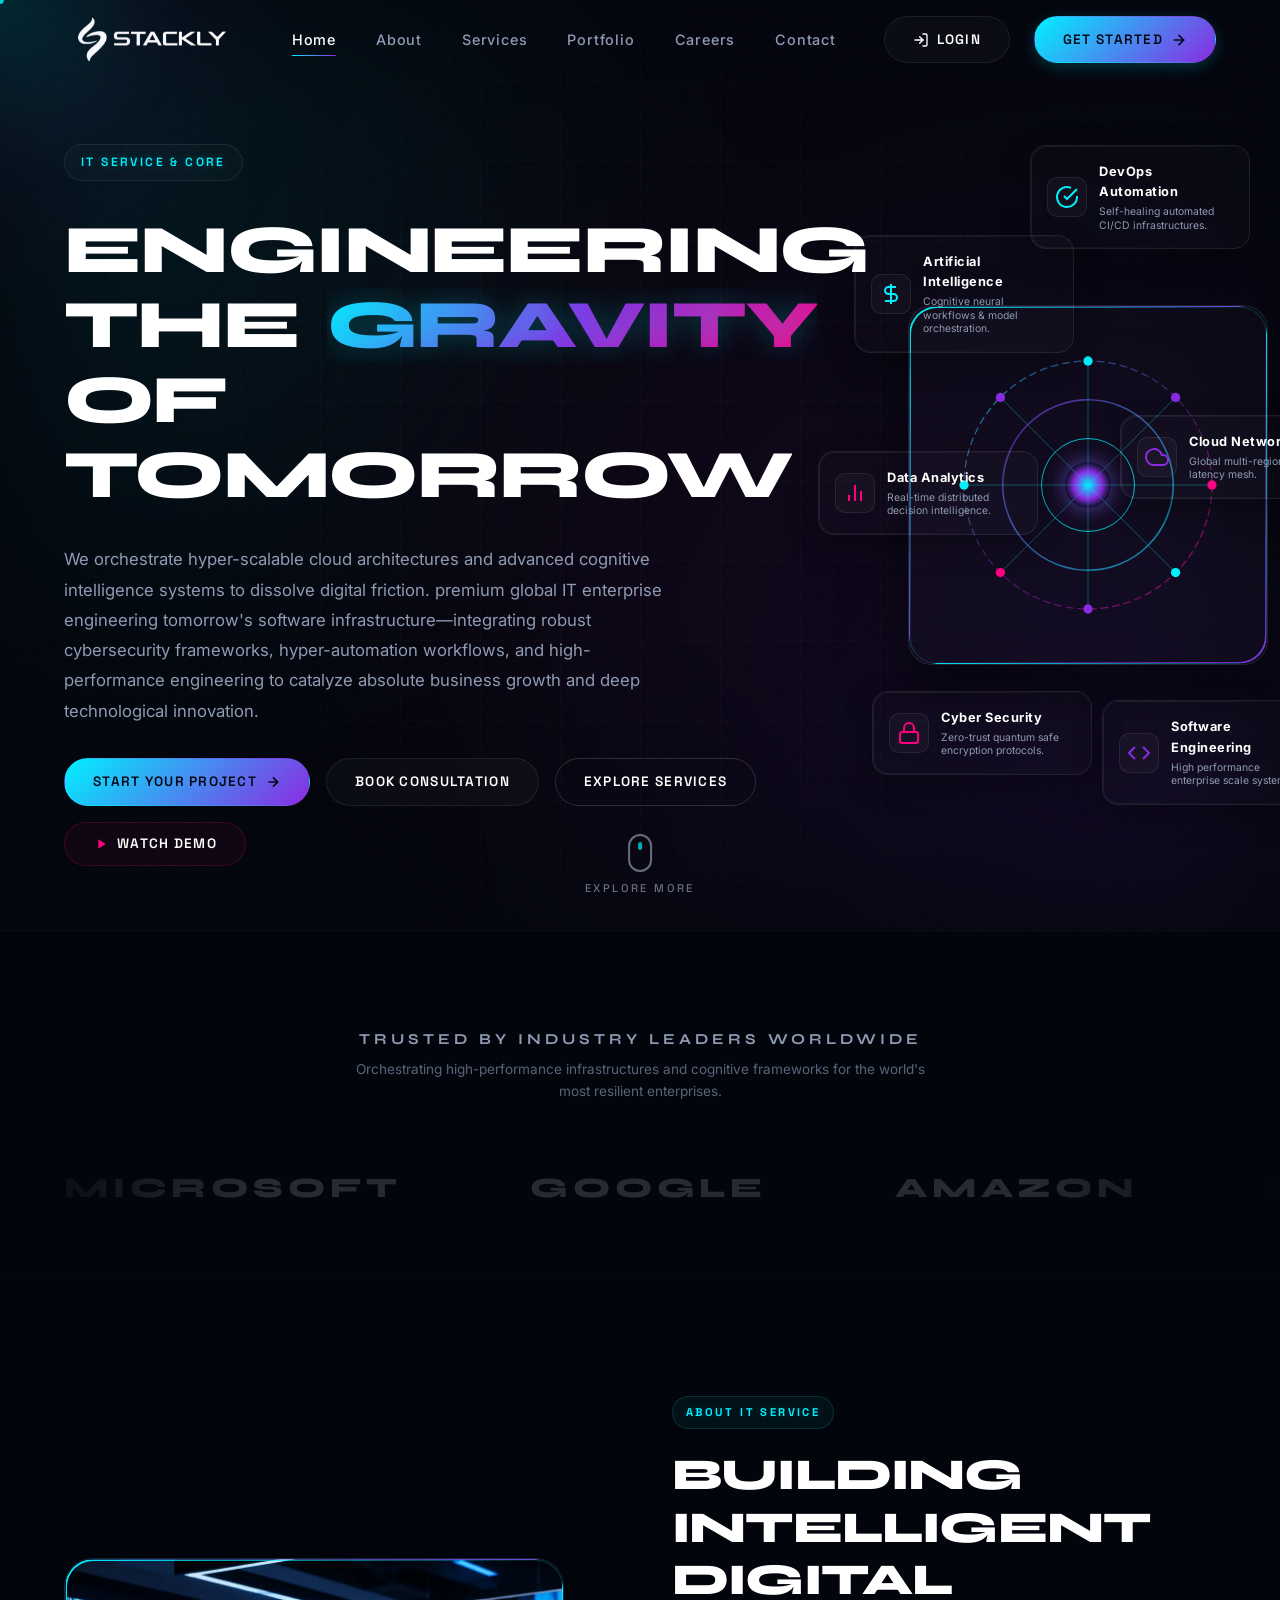
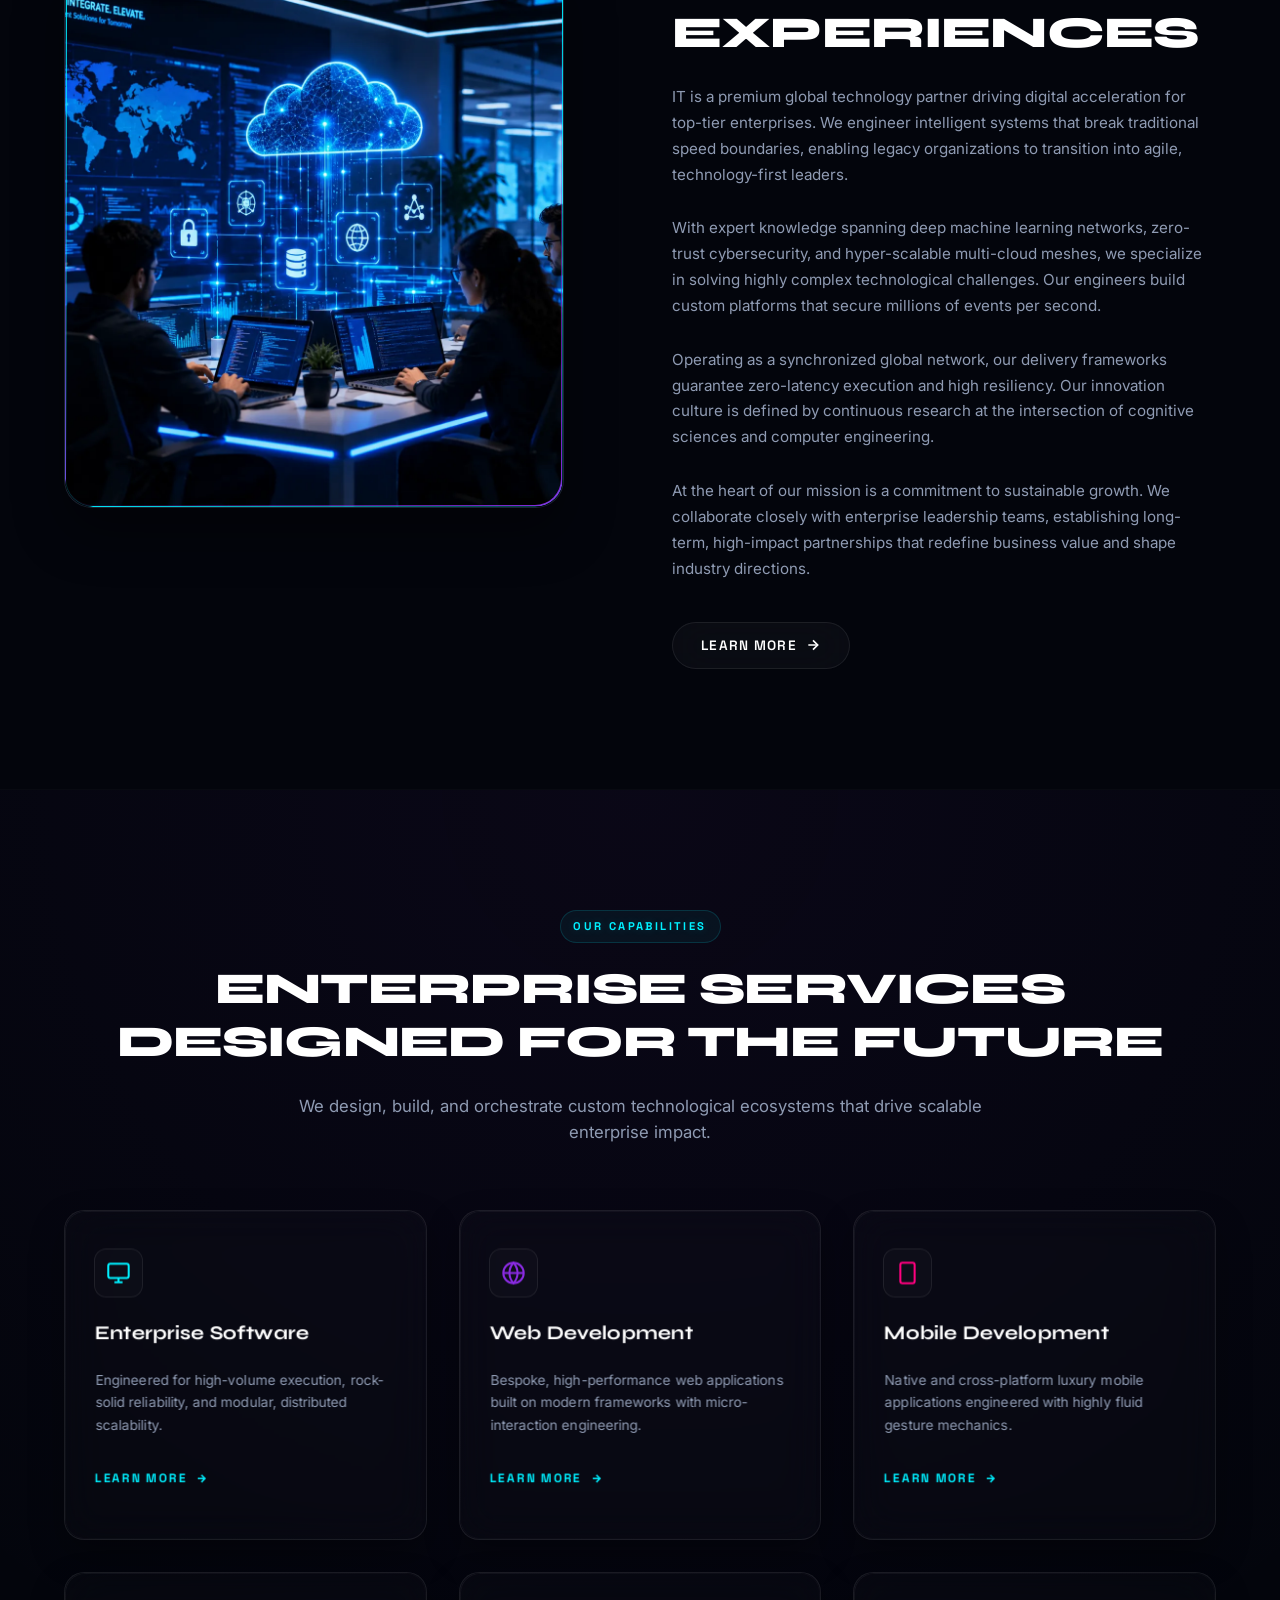
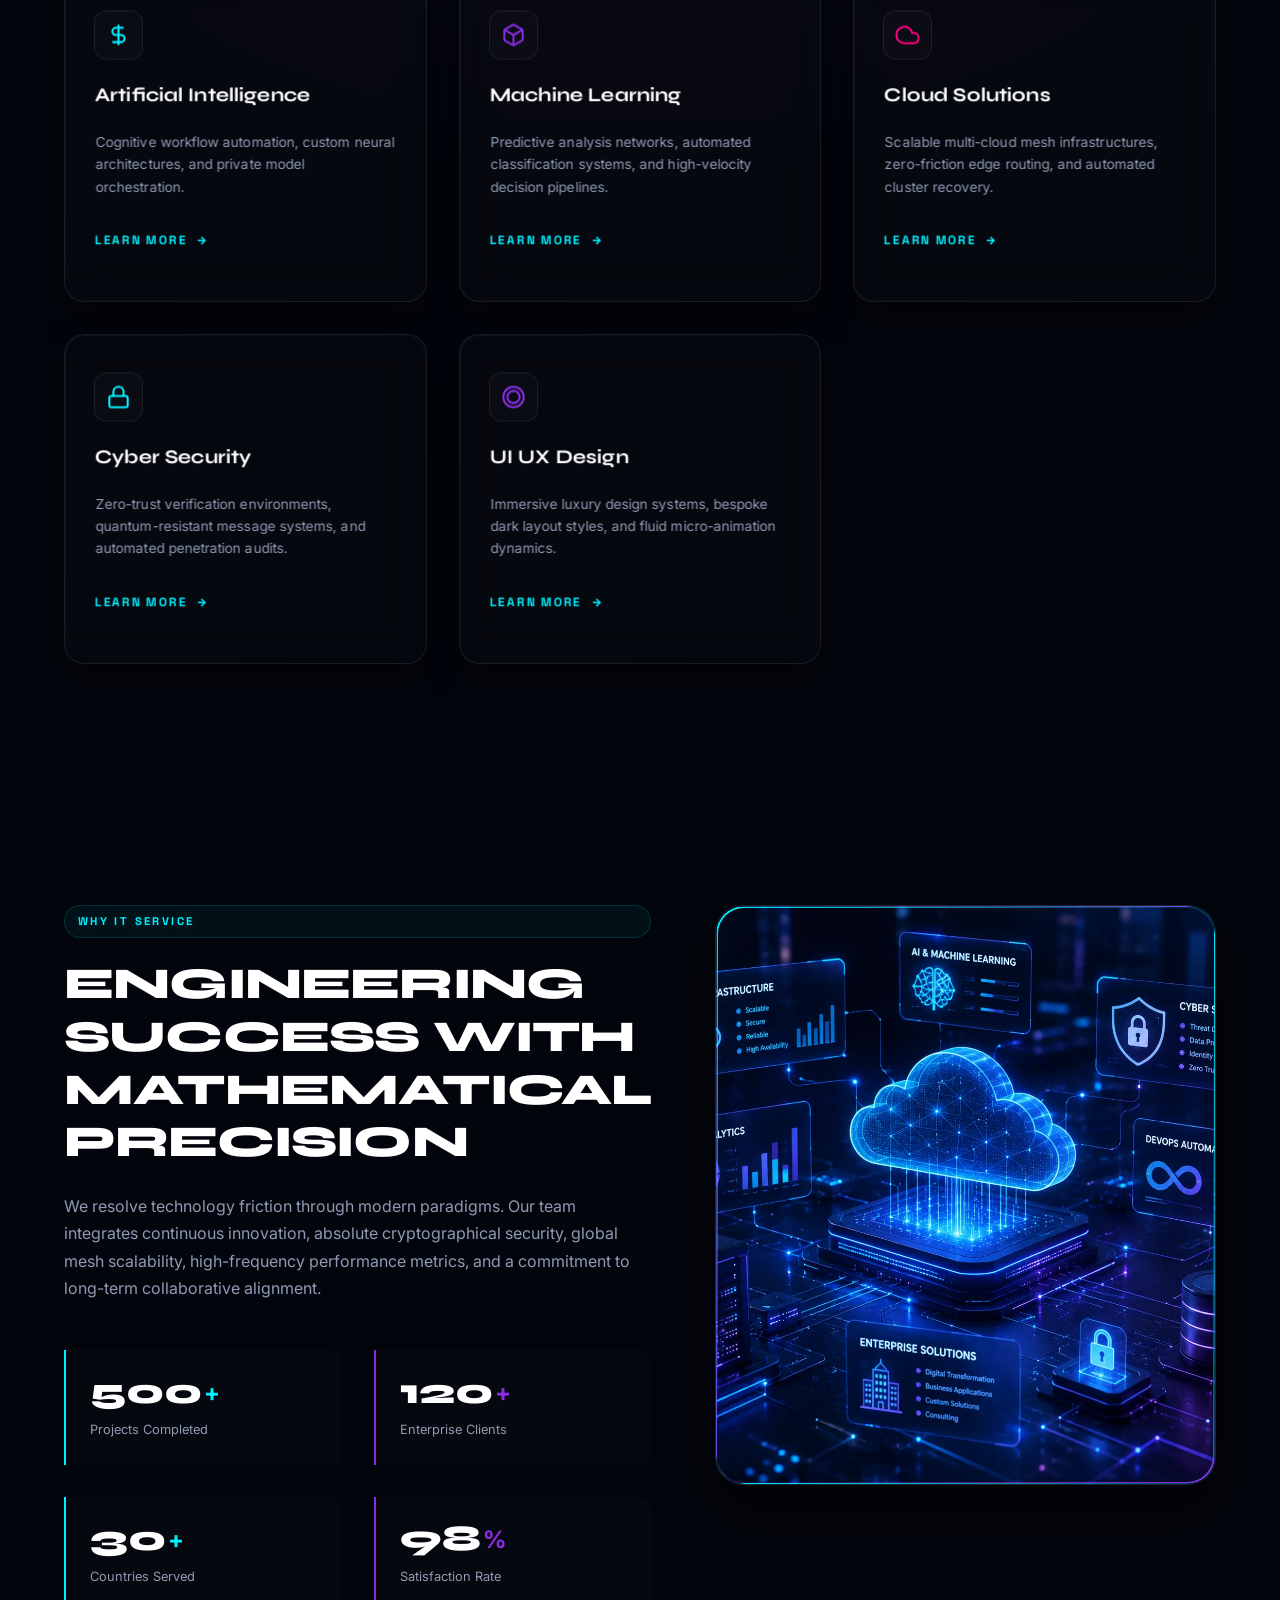
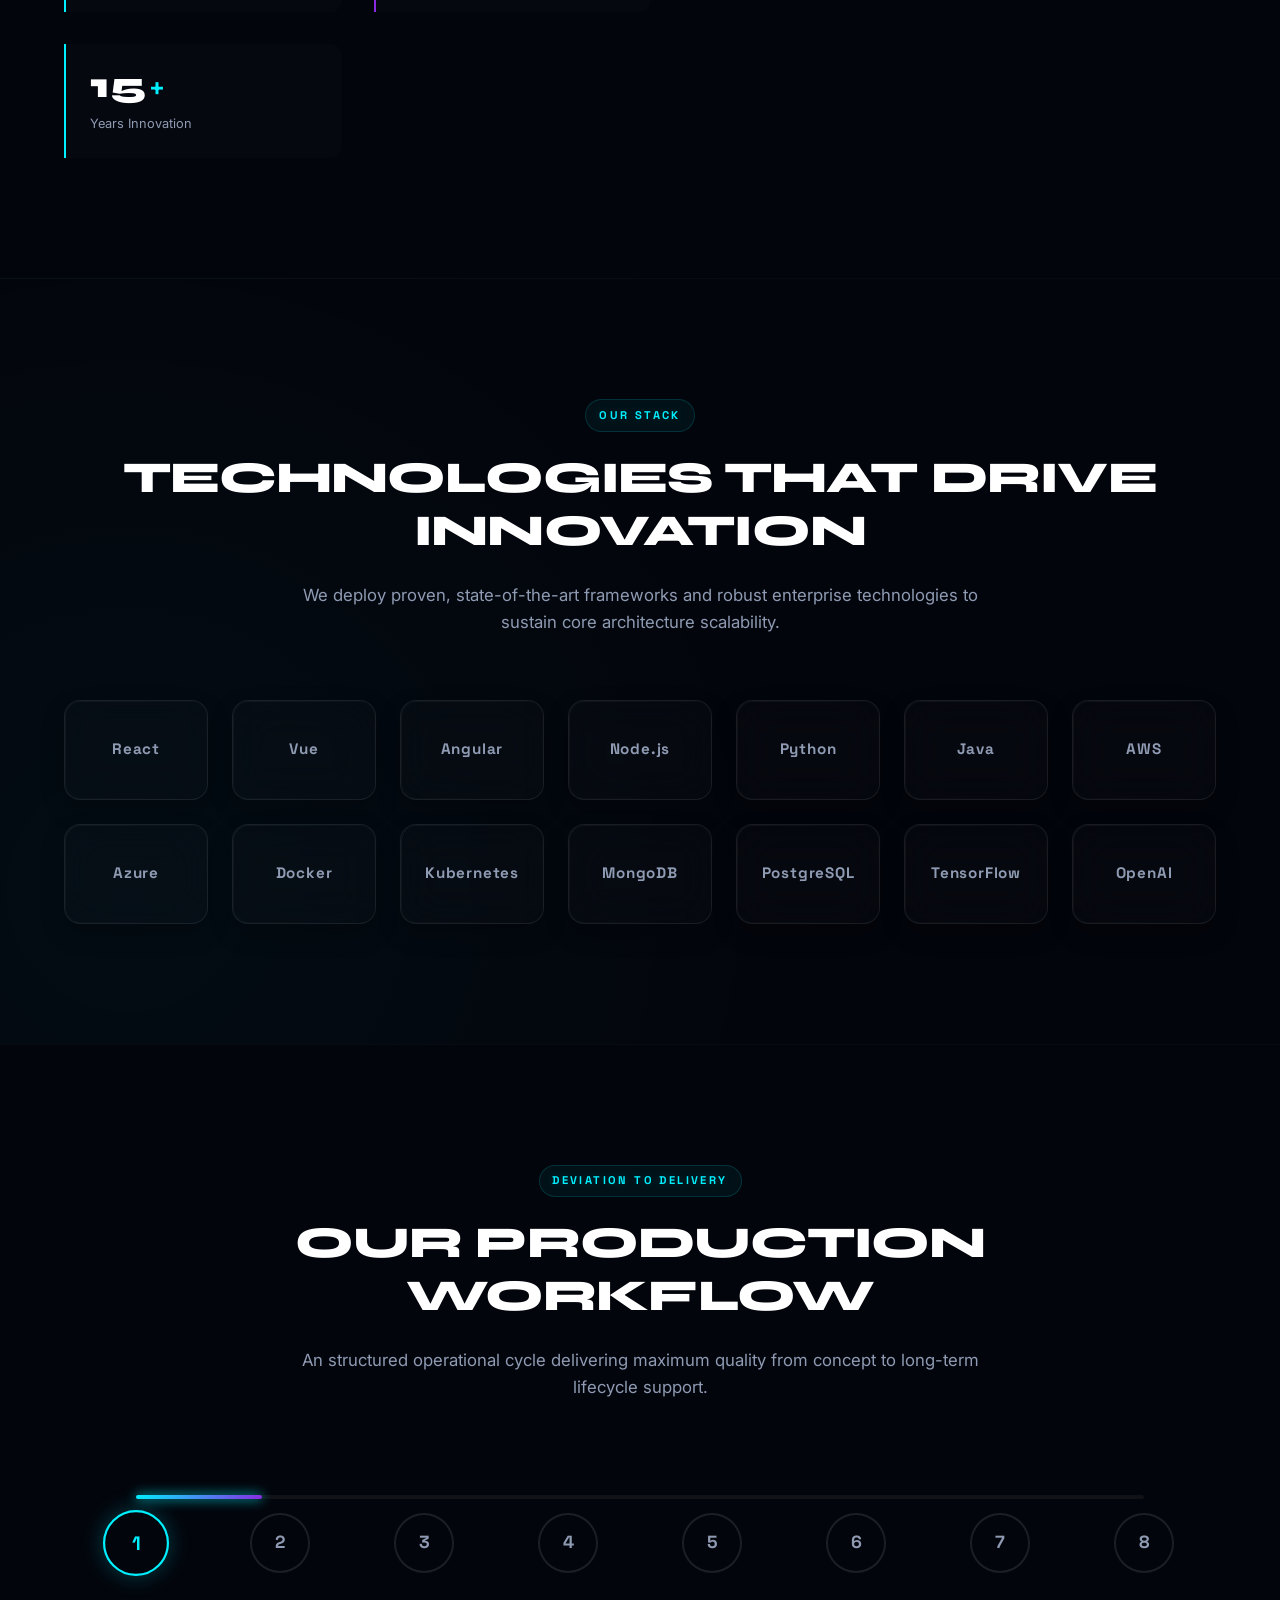
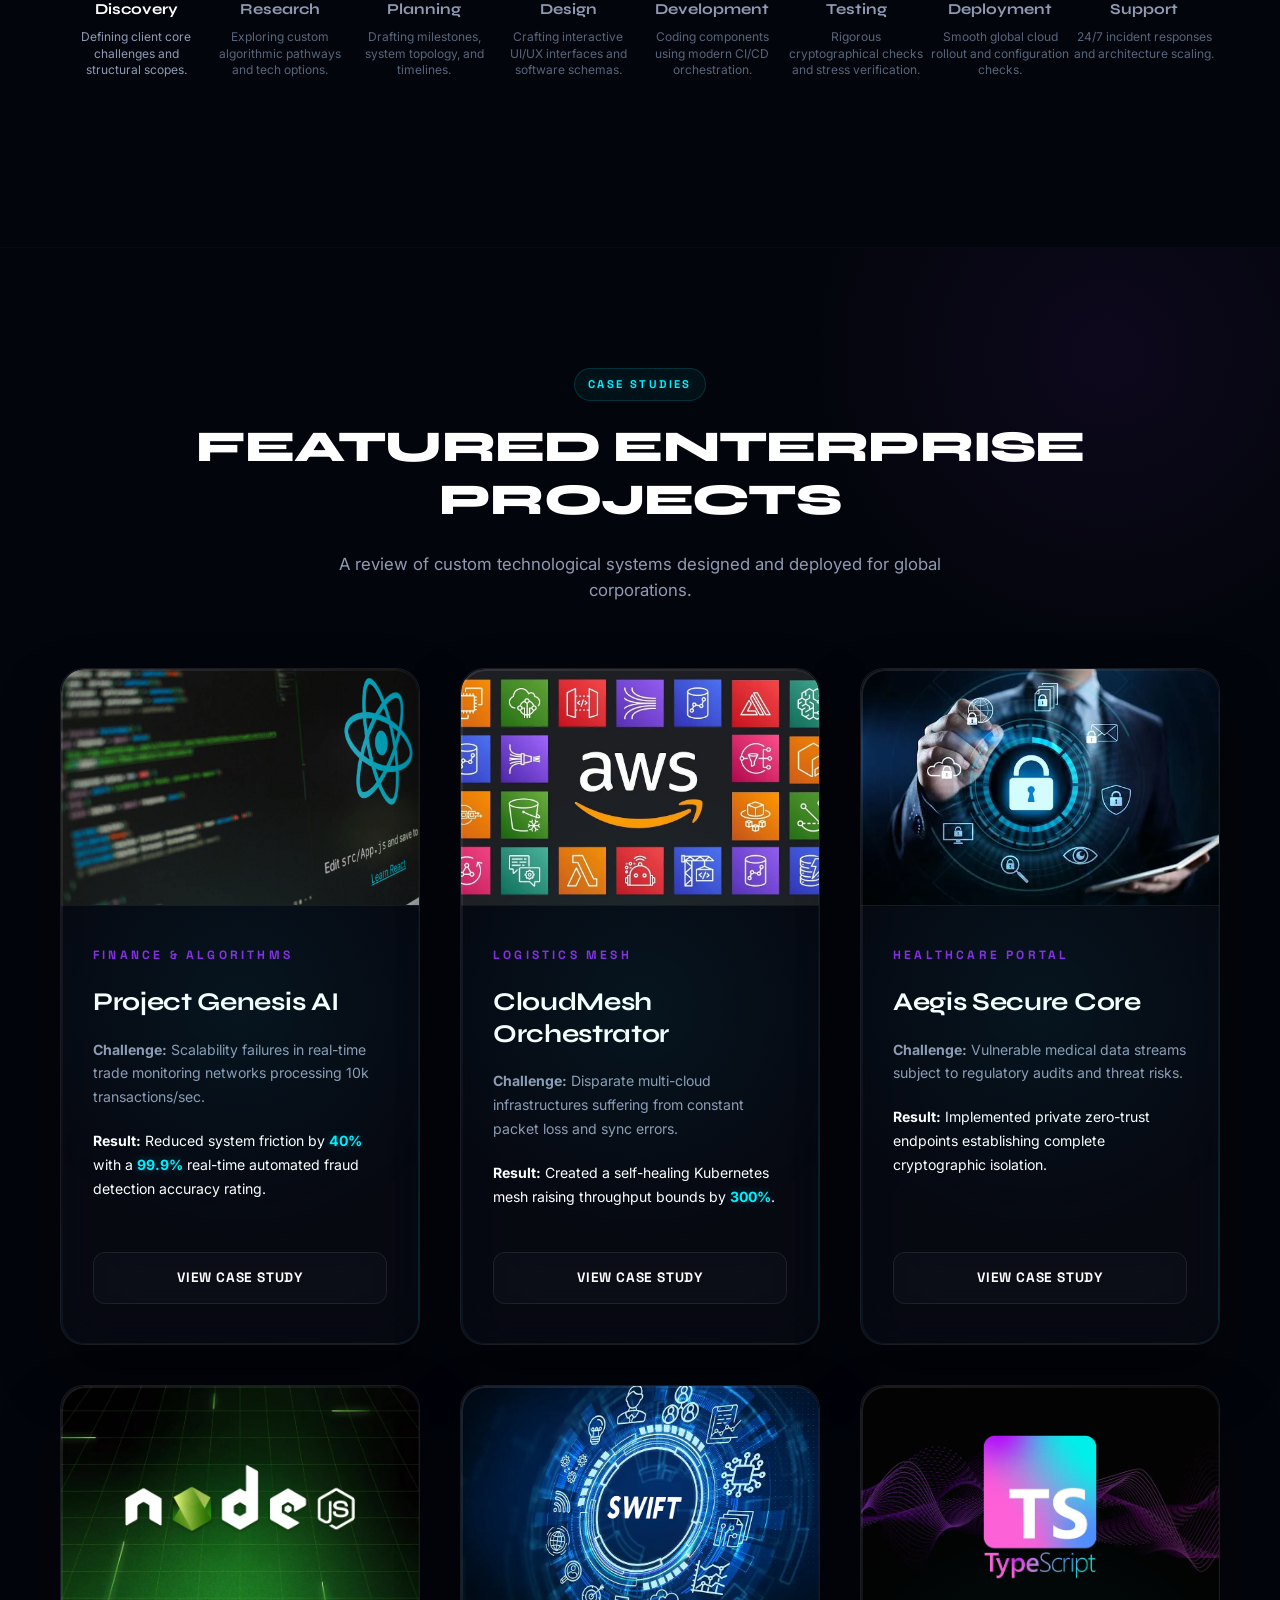
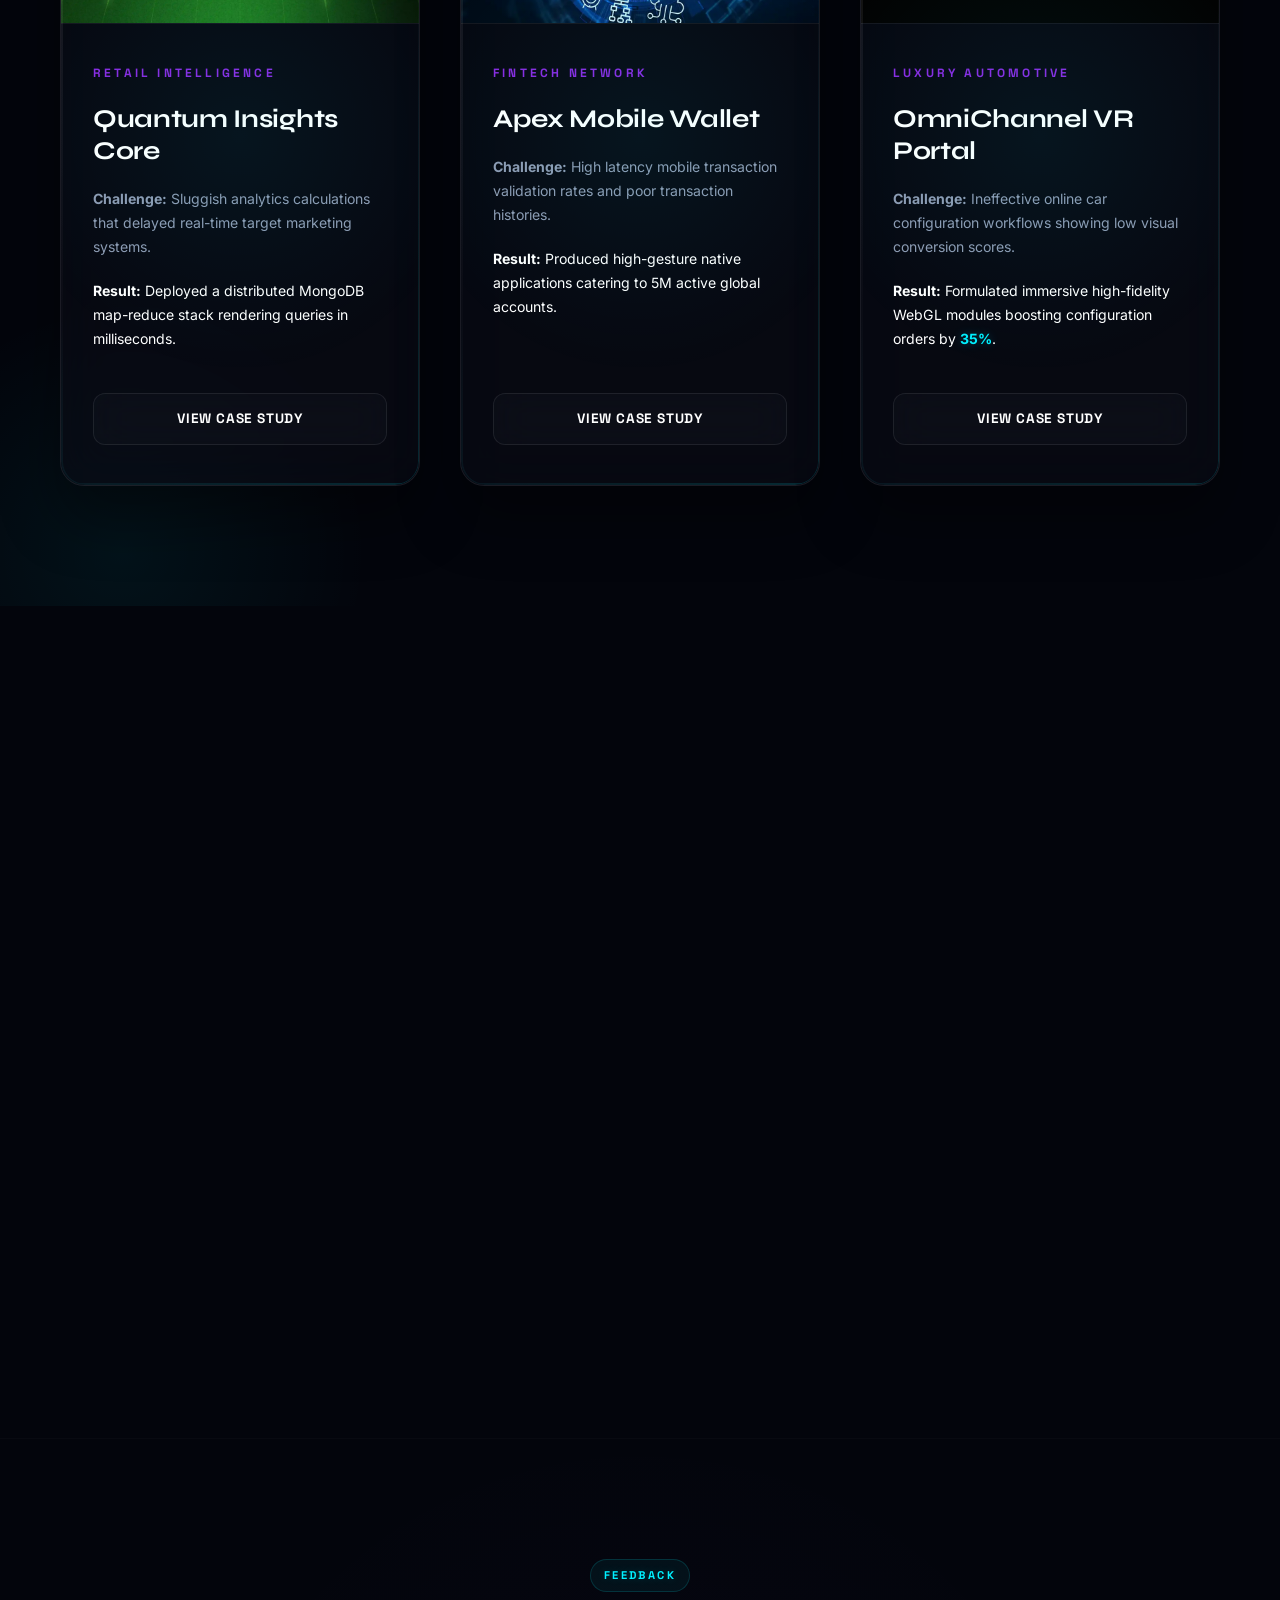
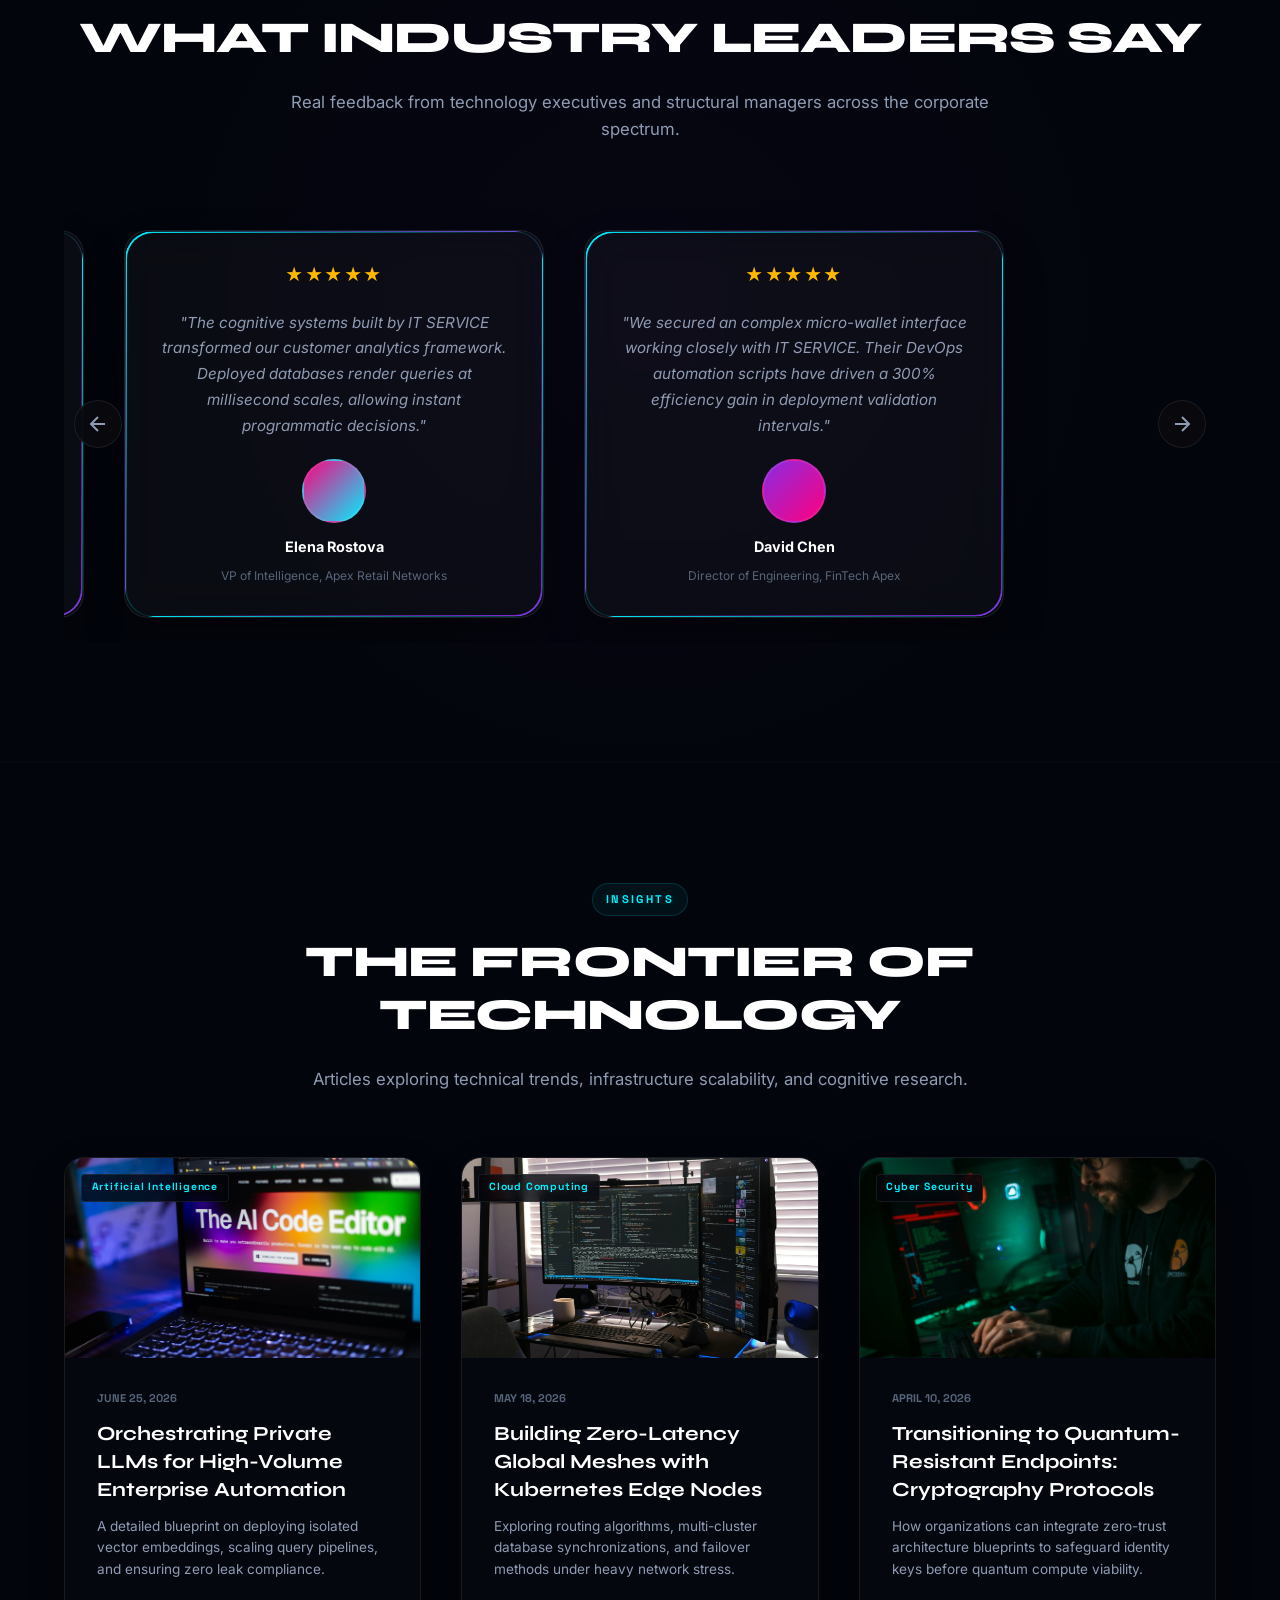
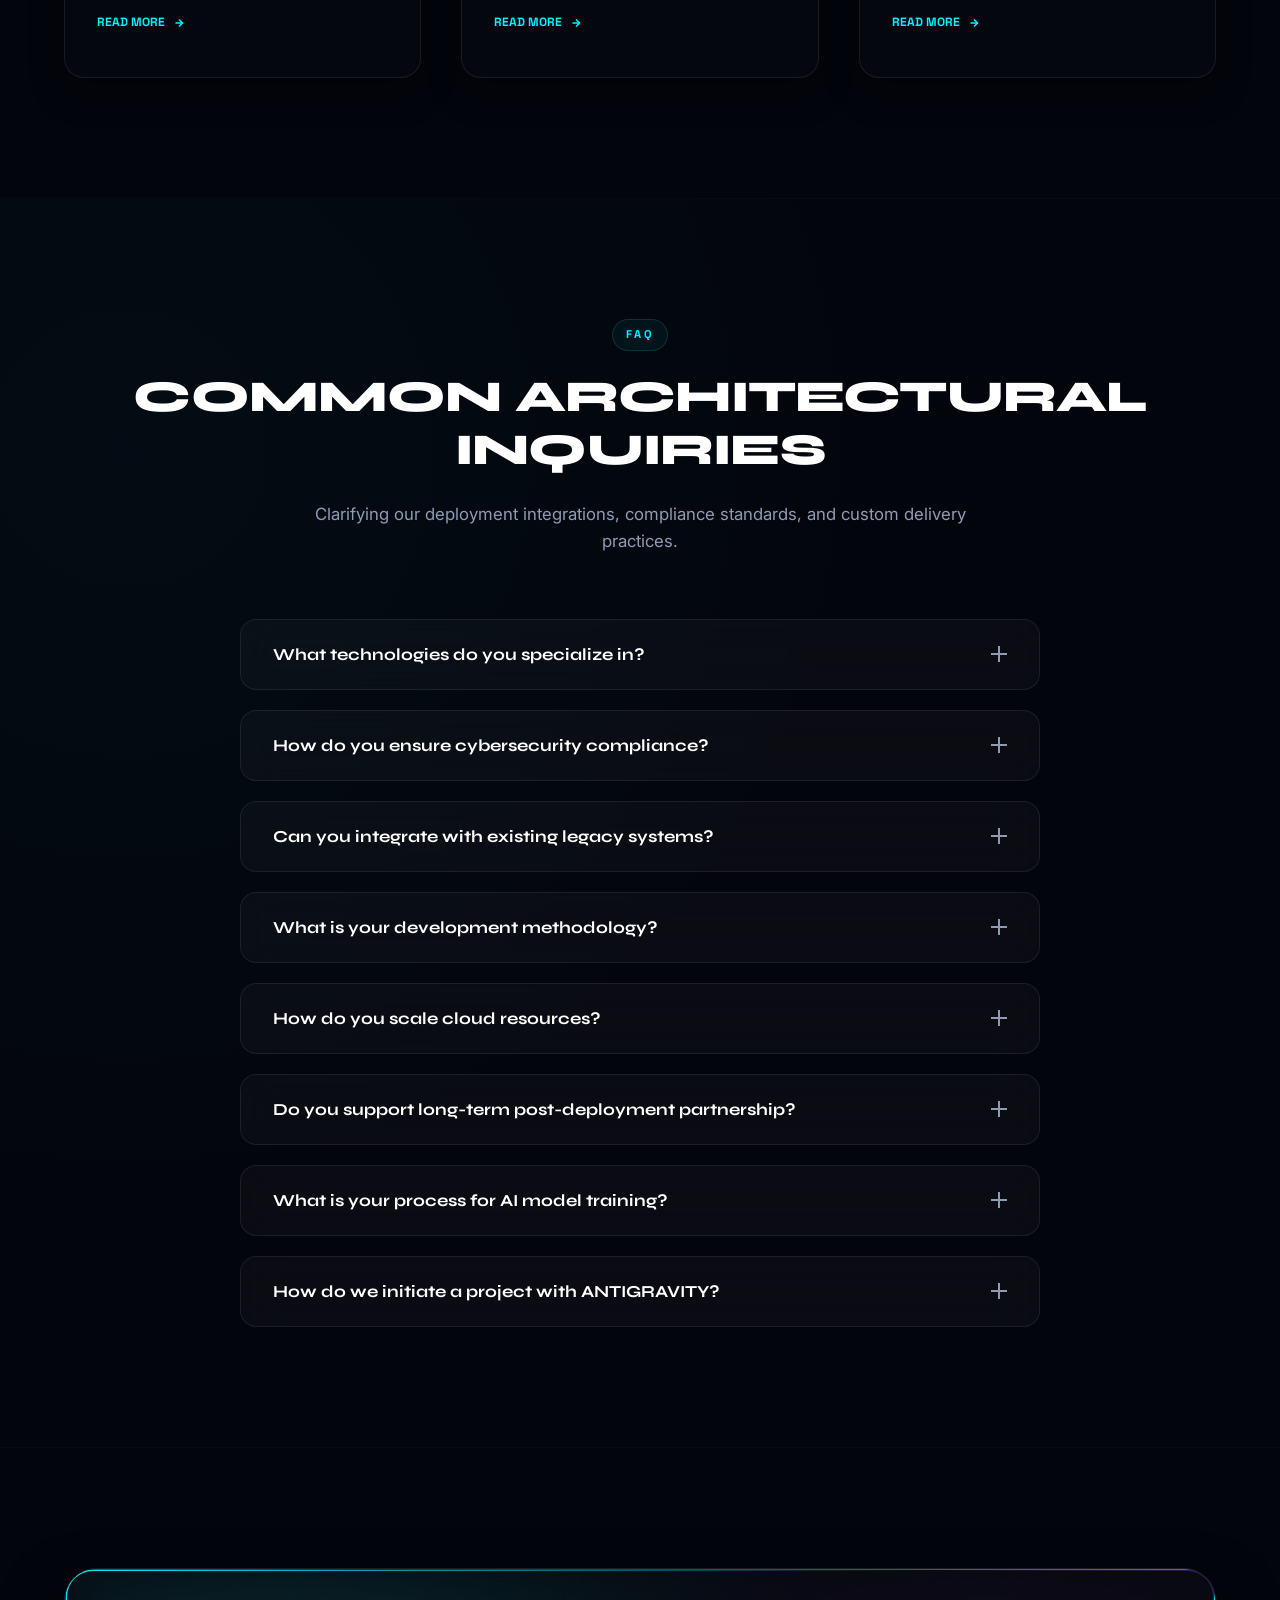
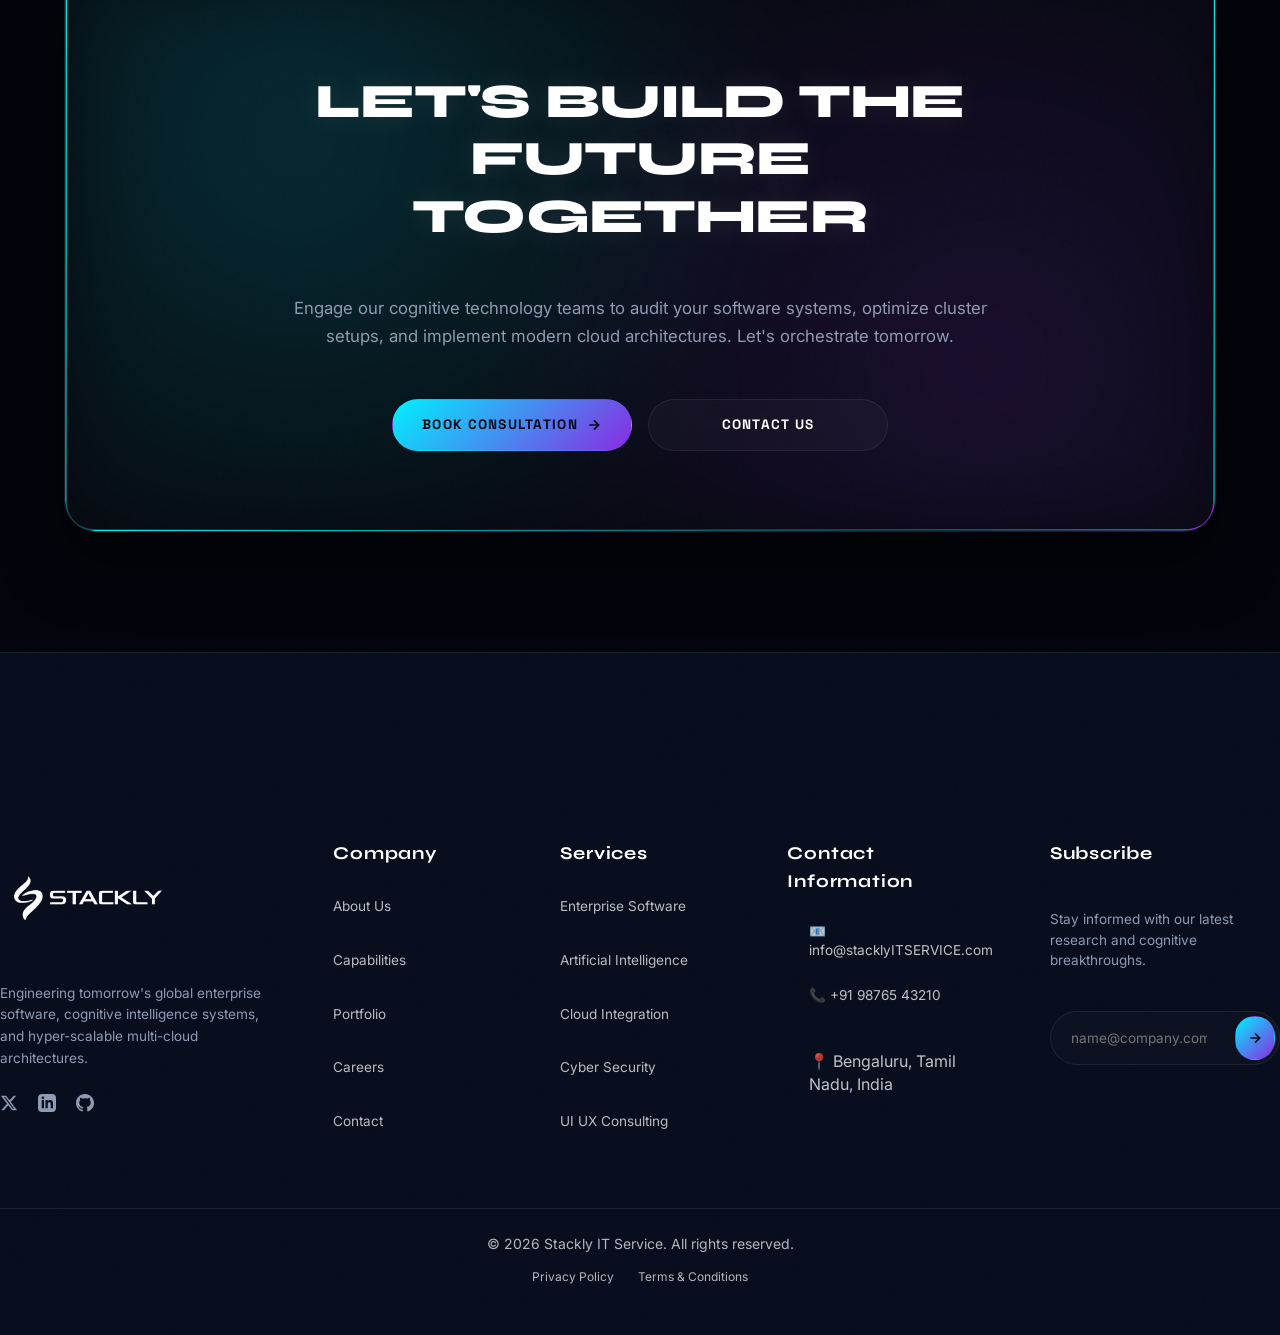
<file: client-dashboard.html>
<!DOCTYPE html>
<html lang="en">
<head>
    <meta charset="UTF-8">
    <meta name="viewport" content="width=device-width, initial-scale=1.0">
    <title> Client </title>
    <link rel="preconnect" href="https://fonts.googleapis.com">
    <link rel="preconnect" href="https://fonts.gstatic.com" crossorigin>
    <link href="https://fonts.googleapis.com/css2?family=Inter:wght@300;400;500;600;700&family=Space+Grotesk:wght@400;500;700&family=Syne:wght@500;700;800&display=swap" rel="stylesheet">
    <link rel="stylesheet" href="client-dashboard.css">
</head>
<body>


    <!-- Background mesh & Glow spheres -->
    <div class="bg-mesh"></div>
    <div class="aurora-glow-1"></div>
    <div class="aurora-glow-2"></div>

    <div class="dashboard-wrapper">
        <!-- ========================== LEFT SIDEBAR ========================== -->
        <aside class="sidebar-panel" id="sidebarPanel">
            <div class="sidebar-logo">
                           <a href="" class="logo-link">
    <img src="assets/logo.webp" alt="IT Logo" class="site-logo">
</a>

            </div>

            <nav class="sidebar-menu">
                <a href="#" class="menu-item active" data-tab="dashboardSection">
                    <i></i>
                    <span>Dashboard</span>
                </a>
                <a href="#" class="menu-item" data-tab="projectsSection">
                    <i></i>
                    <span>My Projects</span>
                </a>
                <a href="#" class="menu-item" data-tab="requestsSection">
                    <i></i>
                    <span>My Requests</span>
                </a>
                <a href="#" class="menu-item" data-tab="documentsSection">
                    <i></i>
                    <span>Documents</span>
                </a>
                <a href="#" class="menu-item" data-tab="billingSection">
                    <i></i>
                    <span>Billing</span>
                </a>
                <a href="#" class="menu-item" data-tab="supportSection">
                    <i></i>
                    <span>Support</span>
                </a>
               
                <a href="#" class="menu-item logout-item" id="logoutBtn">
                    <i></i>
                    <span>Logout</span>
                </a>
            </nav>
        </aside>

        <!-- ========================== MAIN CONTAINER ========================== -->
        <main class="main-panel">
            
            <!-- TOP HEADER -->
            <header class="top-header">
                <div class="menu-hamburger" id="hamburgerBtn">☰</div>
                <div class="sidebar-overlay"></div>
                
                <div class="header-welcome">
                    <h1>Welcome Back, <span class="client-name-display">Client</span></h1>
                    
                </div>

               
            </header>

            <!-- ========================== SPA TAB SECTIONS ========================== -->

            <!-- 1. DASHBOARD SECTION -->
            <div class="tab-section active" id="dashboardSection">
                <!-- Hero Banner -->
                <div class="hero-banner">
                    <div class="hero-banner-content">
                        <h2>Welcome Back, <span class="client-name-display">Client</span></h2>
                        <p>Manage your active enterprise projects, system integration requests, encrypted documents, and support tickets from your secure command center.</p>
                    </div>
                    <div class="hero-banner-decor"></div>
                </div>

                <!-- Stats Counters Grid -->
                <div class="stats-grid">
                    <div class="stat-card">
                        <div class="stat-card-icon">📂</div>
                        <div class="stat-card-info">
                            <h3 class="counter-val" data-target="12">0</h3>
                            <p>Total Projects</p>
                        </div>
                    </div>
                    <div class="stat-card">
                        <div class="stat-card-icon">⚡</div>
                        <div class="stat-card-info">
                            <h3 class="counter-val" data-target="4">0</h3>
                            <p>Running Projects</p>
                        </div>
                    </div>
                    <div class="stat-card">
                        <div class="stat-card-icon">✓</div>
                        <div class="stat-card-info">
                            <h3 class="counter-val" data-target="8">0</h3>
                            <p>Completed Projects</p>
                        </div>
                    </div>
                    <div class="stat-card">
                        <div class="stat-card-icon">⏳</div>
                        <div class="stat-card-info">
                            <h3 class="counter-val" data-target="2">0</h3>
                            <p>Pending Requests</p>
                        </div>
                    </div>
                </div>

                <!-- Dashboard Split Grid -->
                <div class="dashboard-split-grid">
                    <!-- Left: Recent Activity Details -->
                    <div class="split-left">
                        <div class="glass-table-card">
                            <div class="card-header-split">
                                <h3>Active Inquiries</h3>
                                <a href="#" class="header-link" onclick="document.querySelector('[data-tab=requestsSection]').click()">View All</a>
                            </div>
                            <div class="table-responsive">
                                <table class="custom-table">
                                    <thead>
                                        <tr>
                                            <th>Request ID</th>
                                            <th>Service</th>
                                            <th>Priority</th>
                                            <th>Status</th>
                                            <th>Date</th>
                                        </tr>
                                    </thead>
                                    <tbody>
                                        <tr>
                                            <td><span style="font-family:var(--font-mono)">#REQ-802</span></td>
                                            <td>AI Agent Integration</td>
                                            <td><span class="priority-badge high">High</span></td>
                                            <td><span class="status-pill processing">Processing</span></td>
                                            <td>June 28, 2026</td>
                                        </tr>
                                        <tr>
                                            <td><span style="font-family:var(--font-mono)">#REQ-791</span></td>
                                            <td>Cloud Resource Auto-scale</td>
                                            <td><span class="priority-badge medium">Medium</span></td>
                                            <td><span class="status-pill completed">Completed</span></td>
                                            <td>June 24, 2026</td>
                                        </tr>
                                        <tr>
                                            <td><span style="font-family:var(--font-mono)">#REQ-778</span></td>
                                            <td>Cyber Shield Vulnerability Scan</td>
                                            <td><span class="priority-badge high">High</span></td>
                                            <td><span class="status-pill review">In Review</span></td>
                                            <td>June 20, 2026</td>
                                        </tr>
                                    </tbody>
                                </table>
                            </div>
                        </div>
                    </div>

                    <!-- Right: Quick Activity Summary -->
                    <div class="split-right">
                        <!-- Upcoming Panel -->
                        <div class="quick-card">
                            <h3>Upcoming Milestones</h3>
                            <div class="meeting-list">
                                <div class="meeting-item">
                                    <div class="meeting-date-box">
                                        <span>02</span>
                                        <span>Jul</span>
                                    </div>
                                    <div class="meeting-details">
                                        <h4>AI Model Alignment Synch</h4>
                                        <p>14:00 SGT • Teams Gateway</p>
                                    </div>
                                </div>
                                <div class="meeting-item">
                                    <div class="meeting-date-box" style="border-color: rgba(138,43,226,0.3); color: var(--clr-purple);">
                                        <span>08</span>
                                        <span>Jul</span>
                                    </div>
                                    <div class="meeting-details">
                                        <h4>Cloud Architecture Handover</h4>
                                        <p>10:00 SGT • Headquarters</p>
                                    </div>
                                </div>
                            </div>
                        </div>
                    </div>
                </div>
            </div>

            <!-- 2. MY PROJECTS SECTION -->
            <div class="tab-section" id="projectsSection">
                <div class="projects-grid">
                    <!-- Website Development -->
                    <div class="project-card">
                        <div class="project-card-image">
                            <svg viewBox="0 0 100 100" fill="none" xmlns="http://www.w3.org/2000/svg">
                                <rect x="15" y="20" width="70" height="50" rx="6" stroke="url(#projGrad1)" stroke-width="4"/>
                                <line x1="30" y1="80" x2="70" y2="80" stroke="url(#projGrad1)" stroke-width="4" stroke-linecap="round"/>
                                <line x1="50" y1="70" x2="50" y2="80" stroke="url(#projGrad1)" stroke-width="4"/>
                                <circle cx="25" cy="30" r="3" fill="#00f0ff"/>
                                <circle cx="35" cy="30" r="3" fill="#8a2be2"/>
                                <defs>
                                    <linearGradient id="projGrad1" x1="15" y1="20" x2="85" y2="70" gradientUnits="userSpaceOnUse">
                                        <stop offset="0%" stop-color="#00f0ff" />
                                        <stop offset="100%" stop-color="#8a2be2" />
                                    </linearGradient>
                                </defs>
                            </svg>
                            <span class="project-status-badge active">Active</span>
                        </div>
                        <div class="project-card-content">
                            <h3>Website Development</h3>
                            <p>Premium responsive frontend system integration featuring aurora-effects and magnetic grid lines.</p>
                            <div class="project-progress-wrap">
                                <div class="project-progress-label">
                                    <span>System Readiness</span>
                                    <span>85%</span>
                                </div>
                                <div class="project-progress-bar">
                                    <div class="project-progress-fill" data-progress="85%"></div>
                                </div>
                            </div>
                            <button class="project-card-btn">VIEW DETAILS</button>
                        </div>
                    </div>

                    <!-- Mobile App -->
                    <div class="project-card">
                        <div class="project-card-image">
                            <svg viewBox="0 0 100 100" fill="none" xmlns="http://www.w3.org/2000/svg">
                                <rect x="30" y="15" width="40" height="70" rx="8" stroke="url(#projGrad2)" stroke-width="4"/>
                                <circle cx="50" cy="75" r="4" fill="#0088ff"/>
                                <line x1="45" y1="22" x2="55" y2="22" stroke="url(#projGrad2)" stroke-width="3" stroke-linecap="round"/>
                                <defs>
                                    <linearGradient id="projGrad2" x1="30" y1="15" x2="70" y2="85" gradientUnits="userSpaceOnUse">
                                        <stop offset="0%" stop-color="#0088ff" />
                                        <stop offset="100%" stop-color="#8a2be2" />
                                    </linearGradient>
                                </defs>
                            </svg>
                            <span class="project-status-badge active">Active</span>
                        </div>
                        <div class="project-card-content">
                            <h3>Mobile App Development</h3>
                            <p>iOS & Android platform interfaces styled with neon gradients and biometric zero-trust logins.</p>
                            <div class="project-progress-wrap">
                                <div class="project-progress-label">
                                    <span>System Readiness</span>
                                    <span>60%</span>
                                </div>
                                <div class="project-progress-bar">
                                    <div class="project-progress-fill" data-progress="60%"></div>
                                </div>
                            </div>
                            <button class="project-card-btn">VIEW DETAILS</button>
                        </div>
                    </div>

                    <!-- AI Chatbot -->
                    <div class="project-card">
                        <div class="project-card-image">
                            <svg viewBox="0 0 100 100" fill="none" xmlns="http://www.w3.org/2000/svg">
                                <rect x="25" y="30" width="50" height="40" rx="10" stroke="url(#projGrad3)" stroke-width="4"/>
                                <circle cx="40" cy="50" r="5" fill="#00f0ff"/>
                                <circle cx="60" cy="50" r="5" fill="#00f0ff"/>
                                <line x1="50" y1="15" x2="50" y2="30" stroke="url(#projGrad3)" stroke-width="4"/>
                                <circle cx="50" cy="15" r="5" fill="#ff007f"/>
                                <defs>
                                    <linearGradient id="projGrad3" x1="25" y1="15" x2="75" y2="70" gradientUnits="userSpaceOnUse">
                                        <stop offset="0%" stop-color="#00f0ff" />
                                        <stop offset="100%" stop-color="#ff007f" />
                                    </linearGradient>
                                </defs>
                            </svg>
                            <span class="project-status-badge completed">Completed</span>
                        </div>
                        <div class="project-card-content">
                            <h3>AI Chatbot Integration</h3>
                            <p>Conversational LLM node router configured to respond with zero-latency custom-trained vectors.</p>
                            <div class="project-progress-wrap">
                                <div class="project-progress-label">
                                    <span>System Readiness</span>
                                    <span>100%</span>
                                </div>
                                <div class="project-progress-bar">
                                    <div class="project-progress-fill" data-progress="100%"></div>
                                </div>
                            </div>
                            <button class="project-card-btn">VIEW DETAILS</button>
                        </div>
                    </div>

                    <!-- Cloud Migration -->
                    <div class="project-card">
                        <div class="project-card-image">
                            <svg viewBox="0 0 100 100" fill="none" xmlns="http://www.w3.org/2000/svg">
                                <path d="M30 65C20 65 15 55 20 45C22 35 32 30 42 35C45 25 58 20 68 25C78 30 82 42 78 52C85 52 90 60 85 70C82 75 75 75 70 75H30" stroke="url(#projGrad4)" stroke-width="4" stroke-linejoin="round"/>
                                <path d="M50 65V45M50 45L43 52M50 45L57 52" stroke="url(#projGrad4)" stroke-width="4" stroke-linecap="round" stroke-linejoin="round"/>
                                <defs>
                                    <linearGradient id="projGrad4" x1="15" y1="20" x2="90" y2="75" gradientUnits="userSpaceOnUse">
                                        <stop offset="0%" stop-color="#0088ff" />
                                        <stop offset="100%" stop-color="#00f0ff" />
                                    </linearGradient>
                                </defs>
                            </svg>
                            <span class="project-status-badge pending">Pending</span>
                        </div>
                        <div class="project-card-content">
                            <h3>Cloud Migration</h3>
                            <p>Migrating multi-tenant database infrastructure onto serverless clusters with regional redundancies.</p>
                            <div class="project-progress-wrap">
                                <div class="project-progress-label">
                                    <span>System Readiness</span>
                                    <span>20%</span>
                                </div>
                                <div class="project-progress-bar">
                                    <div class="project-progress-fill" data-progress="20%"></div>
                                </div>
                            </div>
                            <button class="project-card-btn">VIEW DETAILS</button>
                        </div>
                    </div>

                    <!-- Cyber Security -->
                    <div class="project-card">
                        <div class="project-card-image">
                            <svg viewBox="0 0 100 100" fill="none" xmlns="http://www.w3.org/2000/svg">
                                <path d="M50 15L25 25V50C25 68 38 78 50 85C62 78 75 68 75 50V25L50 15Z" stroke="url(#projGrad5)" stroke-width="4" stroke-linejoin="round"/>
                                <rect x="42" y="45" width="16" height="12" rx="2" stroke="url(#projGrad5)" stroke-width="3"/>
                                <path d="M46 45V39C46 36 48 34 50 34C52 34 54 36 54 39V45" stroke="url(#projGrad5)" stroke-width="3"/>
                                <defs>
                                    <linearGradient id="projGrad5" x1="25" y1="15" x2="75" y2="85" gradientUnits="userSpaceOnUse">
                                        <stop offset="0%" stop-color="#8a2be2" />
                                        <stop offset="100%" stop-color="#ff007f" />
                                    </linearGradient>
                                </defs>
                            </svg>
                            <span class="project-status-badge active">Active</span>
                        </div>
                        <div class="project-card-content">
                            <h3>Cyber Security Suite</h3>
                            <p>Hardening endpoints, securing ingress gateways with military-grade SSL keys, and vulnerability scanning.</p>
                            <div class="project-progress-wrap">
                                <div class="project-progress-label">
                                    <span>System Readiness</span>
                                    <span>95%</span>
                                </div>
                                <div class="project-progress-bar">
                                    <div class="project-progress-fill" data-progress="95%"></div>
                                </div>
                            </div>
                            <button class="project-card-btn">VIEW DETAILS</button>
                        </div>
                    </div>

                    <!-- Digital Marketing -->
                    <div class="project-card">
                        <div class="project-card-image">
                            <svg viewBox="0 0 100 100" fill="none" xmlns="http://www.w3.org/2000/svg">
                                <path d="M20 50L60 30V70L20 50Z" stroke="url(#projGrad6)" stroke-width="4" stroke-linejoin="round"/>
                                <path d="M60 40H75C80 40 85 45 85 50C85 55 80 60 75 60H60" stroke="url(#projGrad6)" stroke-width="4"/>
                                <line x1="35" y1="50" x2="45" y2="50" stroke="#00f0ff" stroke-width="4"/>
                                <defs>
                                    <linearGradient id="projGrad6" x1="20" y1="30" x2="85" y2="70" gradientUnits="userSpaceOnUse">
                                        <stop offset="0%" stop-color="#00f0ff" />
                                        <stop offset="100%" stop-color="#0088ff" />
                                    </linearGradient>
                                </defs>
                            </svg>
                            <span class="project-status-badge completed">Completed</span>
                        </div>
                        <div class="project-card-content">
                            <h3>Digital Marketing & SEO</h3>
                            <p>Optimizing page rankings, managing targeted campaigns and tracking conversions on analytical trackers.</p>
                            <div class="project-progress-wrap">
                                <div class="project-progress-label">
                                    <span>System Readiness</span>
                                    <span>100%</span>
                                </div>
                                <div class="project-progress-bar">
                                    <div class="project-progress-fill" data-progress="100%"></div>
                                </div>
                            </div>
                            <button class="project-card-btn">VIEW DETAILS</button>
                        </div>
                    </div>
                </div>
            </div>

            <!-- 3. MY REQUESTS SECTION -->
            <div class="tab-section" id="requestsSection">
                <div class="glass-table-card">
                    <div class="card-header-split">
                        <h3>System Inquiries Log</h3>
                    </div>
                    <div class="table-responsive">
                        <table class="custom-table">
                            <thead>
                                <tr>
                                    <th>Request ID</th>
                                    <th>Service</th>
                                    <th>Priority</th>
                                    <th>Status</th>
                                    <th>Requested Date</th>
                                </tr>
                            </thead>
                            <tbody>
                                <tr>
                                    <td><span style="font-family:var(--font-mono)">#REQ-802</span></td>
                                    <td>AI Agent Integration</td>
                                    <td><span class="priority-badge high">High</span></td>
                                    <td><span class="status-pill processing">Processing</span></td>
                                    <td>June 28, 2026</td>
                                </tr>
                                <tr>
                                    <td><span style="font-family:var(--font-mono)">#REQ-791</span></td>
                                    <td>Cloud Resource Auto-scale</td>
                                    <td><span class="priority-badge medium">Medium</span></td>
                                    <td><span class="status-pill completed">Completed</span></td>
                                    <td>June 24, 2026</td>
                                </tr>
                                <tr>
                                    <td><span style="font-family:var(--font-mono)">#REQ-778</span></td>
                                    <td>Cyber Shield Vulnerability Scan</td>
                                    <td><span class="priority-badge high">High</span></td>
                                    <td><span class="status-pill review">In Review</span></td>
                                    <td>June 20, 2026</td>
                                </tr>
                                <tr>
                                    <td><span style="font-family:var(--font-mono)">#REQ-754</span></td>
                                    <td>Email Auto-Responder Node</td>
                                    <td><span class="priority-badge low">Low</span></td>
                                    <td><span class="status-pill completed">Completed</span></td>
                                    <td>June 12, 2026</td>
                                </tr>
                            </tbody>
                        </table>
                    </div>
                </div>
            </div>

            <!-- 4. DOCUMENTS SECTION -->
            <div class="tab-section" id="documentsSection">
                <div class="documents-grid">
                    <!-- Document 1 -->
                    <div class="document-card">
                        <div class="document-icon-wrapper">📄</div>
                        <div class="document-info">
                            <h4>Proposal.pdf</h4>
                            <span>Secure PDF File • 2.4 MB</span>
                        </div>
                        <div class="document-actions">
                            <button class="btn btn-preview">Preview</button>
                            <button class="btn btn-download">Download</button>
                        </div>
                    </div>
                    <!-- Document 2 -->
                    <div class="document-card">
                        <div class="document-icon-wrapper" style="color:var(--clr-cyan)">📄</div>
                        <div class="document-info">
                            <h4>Invoice.pdf</h4>
                            <span>Receipt Data • 1.1 MB</span>
                        </div>
                        <div class="document-actions">
                            <button class="btn btn-preview">Preview</button>
                            <button class="btn btn-download">Download</button>
                        </div>
                    </div>
                    <!-- Document 3 -->
                    <div class="document-card">
                        <div class="document-icon-wrapper" style="color:var(--clr-purple)">📄</div>
                        <div class="document-info">
                            <h4>Project Plan.pdf</h4>
                            <span>Gantt Chart Details • 5.8 MB</span>
                        </div>
                        <div class="document-actions">
                            <button class="btn btn-preview">Preview</button>
                            <button class="btn btn-download">Download</button>
                        </div>
                    </div>
                    <!-- Document 4 -->
                    <div class="document-card">
                        <div class="document-icon-wrapper" style="color:var(--clr-amber)">📄</div>
                        <div class="document-info">
                            <h4>Agreement.pdf</h4>
                            <span>Signed Contract • 3.2 MB</span>
                        </div>
                        <div class="document-actions">
                            <button class="btn btn-preview">Preview</button>
                            <button class="btn btn-download">Download</button>
                        </div>
                    </div>
                </div>
            </div>

            <!-- 5. BILLING SECTION -->
            <div class="tab-section" id="billingSection">
                <div class="billing-grid">
                    <!-- Current Plan -->
                    <div class="current-plan-card">
                        <div class="plan-label">ACTIVE MODULE</div>
                        <div class="plan-title">
                            <h3>Business Plan</h3>
                        </div>
                        <div class="plan-price">$2,499<span>/month</span></div>
                        
                        <div class="plan-details">
                            <div class="plan-detail-item">
                                <span>Renewal Date:</span>
                                <span>July 30, 2026</span>
                            </div>
                            <div class="plan-detail-item">
                                <span>Billing Cycle:</span>
                                <span>Monthly Automatic</span>
                            </div>
                            <div class="plan-detail-item">
                                <span>Status:</span>
                                <span style="color:var(--clr-green)">Active</span>
                            </div>
                        </div>

                        <button class="btn-upgrade">UPGRADE SYSTEM MODULE</button>
                    </div>

                    <!-- Invoice History -->
                    <div class="glass-table-card">
                        <div class="card-header-split">
                            <h3>Invoice Tracking</h3>
                        </div>
                        <div class="table-responsive">
                            <table class="custom-table">
                                <thead>
                                    <tr>
                                        <th>Invoice ID</th>
                                        <th>Date</th>
                                        <th>Amount</th>
                                        <th>Method</th>
                                        <th>Status</th>
                                    </tr>
                                </thead>
                                <tbody>
                                    <tr>
                                        <td><span style="font-family:var(--font-mono)">#INV-8801</span></td>
                                        <td>June 30, 2026</td>
                                        <td>$2,499.00</td>
                                        <td>Visa ending 4242</td>
                                        <td><span style="color:var(--clr-green); font-weight:600;">PAID</span></td>
                                    </tr>
                                    <tr>
                                        <td><span style="font-family:var(--font-mono)">#INV-8752</span></td>
                                        <td>May 30, 2026</td>
                                        <td>$2,499.00</td>
                                        <td>Visa ending 4242</td>
                                        <td><span style="color:var(--clr-green); font-weight:600;">PAID</span></td>
                                    </tr>
                                    <tr>
                                        <td><span style="font-family:var(--font-mono)">#INV-8610</span></td>
                                        <td>April 30, 2026</td>
                                        <td>$2,499.00</td>
                                        <td>Visa ending 4242</td>
                                        <td><span style="color:var(--clr-green); font-weight:600;">PAID</span></td>
                                    </tr>
                                </tbody>
                            </table>
                        </div>
                    </div>
                </div>
            </div>

            <!-- 6. SUPPORT SECTION -->
            <div class="tab-section" id="supportSection">
                <div class="support-tickets-wrapper">
                    <!-- Tickets List -->
                    <div class="tickets-grid">
                        <div class="ticket-card">
                            <div class="ticket-info">
                                <div class="ticket-meta">
                                    <span class="ticket-number">#TCK-9902</span>
                                    <span class="priority-badge high">High Priority</span>
                                </div>
                                <h4>Biometric Handshake Protocol Failure</h4>
                                <div class="ticket-details">
                                    <span>Department: Security Systems</span>
                                    <span>Last Activity: 2 Hours Ago</span>
                                </div>
                            </div>
                            <div class="ticket-actions">
                                <button class="btn-chat">💬 Connect Chat</button>
                            </div>
                        </div>

                        <div class="ticket-card">
                            <div class="ticket-info">
                                <div class="ticket-meta">
                                    <span class="ticket-number">#TCK-9781</span>
                                    <span class="priority-badge medium">Normal Priority</span>
                                </div>
                                <h4>DNS Address Re-routing Query</h4>
                                <div class="ticket-details">
                                    <span>Department: Core Networks</span>
                                    <span>Last Activity: 1 Day Ago</span>
                                </div>
                            </div>
                            <div class="ticket-actions">
                                <button class="btn-chat">💬 Connect Chat</button>
                            </div>
                        </div>
                    </div>

                    <!-- Create Ticket Card -->
                    <div class="glass-table-card" style="display:flex; flex-direction:column; gap:1.25rem;">
                        <h3>File Ticket Node</h3>
                        <div class="form-field-group">
                            <label>Subject Topic</label>
                            <input type="text" placeholder="Explain the system error...">
                        </div>
                        <div class="form-field-group">
                            <label>Assigned Department</label>
                            <input type="text" placeholder="E.g. Security, Networks, Cloud...">
                        </div>
                        <button class="btn-save" style="margin-top:0.5rem; width:100%;" onclick="alert('Ticket successfully filed on server clusters!')">SUBMIT SUPPORT ROUTE</button>
                    </div>
                </div>
            </div>

            <!-- 7. PROFILE SECTION -->
            <div class="tab-section" id="profileSection">
                <div class="profile-wrapper">
                    <!-- Left Sidebar Profile Info -->
                    <div class="profile-sidebar-card">
                        <div class="profile-avatar-wrap">
                            <img src="https://images.unsplash.com/photo-1534528741775-53994a69daeb?auto=format&fit=crop&w=150&q=80" alt="Avatar">
                            <div class="avatar-edit-badge" onclick="alert('Change photo action triggered')">📷</div>
                        </div>
                        <div>
                            <h3 class="client-name-display">John Client</h3>
                            <span class="client-company-display" style="font-family:var(--font-mono); font-size:0.75rem; color:var(--text-secondary)">Client Partner</span>
                        </div>
                    </div>

                    <!-- Right Main Profile Info -->
                    <div class="profile-main-card">
                        <form id="profileEditForm" style="margin-bottom: 2.5rem;">
                            <h3 style="margin-bottom:1.5rem; font-family:var(--font-heading)">Security Profile Identity</h3>
                            <div class="form-row">
                                <div class="form-field-group">
                                    <label>Client Name</label>
                                    <input type="text" id="profileName" required>
                                </div>
                                <div class="form-field-group">
                                    <label>Email Address</label>
                                    <input type="email" id="profileEmail" disabled>
                                </div>
                            </div>
                            <div class="form-row">
                                <div class="form-field-group">
                                    <label>Telephone Route</label>
                                    <input type="text" id="profilePhone">
                                </div>
                                <div class="form-field-group">
                                    <label>Company Entity</label>
                                    <input type="text" id="profileCompany">
                                </div>
                            </div>
                            <div class="form-field-group" style="margin-bottom:1.5rem">
                                <label>Registrar Address</label>
                                <input type="text" id="profileAddress">
                            </div>
                            <button type="submit" class="btn-save">UPDATE PROFILE MODULE</button>
                        </form>

                        <form id="profilePasswordForm">
                            <h3 style="margin-bottom:1.5rem; font-family:var(--font-heading)">Update Passphrase Registry</h3>
                            <div class="form-field-group" style="margin-bottom:1rem">
                                <label>Current Key Signature</label>
                                <input type="password" id="currentPass" required>
                            </div>
                            <div class="form-row" style="margin-bottom:1.5rem">
                                <div class="form-field-group">
                                    <label>New Key Signature</label>
                                    <input type="password" id="newPass" required>
                                </div>
                                <div class="form-field-group">
                                    <label>Confirm Key Signature</label>
                                    <input type="password" id="confirmPass" required>
                                </div>
                            </div>
                            <button type="submit" class="btn-save">CHANGE SYSTEM KEY</button>
                        </form>
                    </div>
                </div>
            </div>

            

    <!-- ========================== NOTIFICATION SLIDER ========================== -->
    <div class="notification-slider" id="notificationSlider">
        <div class="notification-slider-header">
            <h3>Notifications</h3>
            <span class="notification-close-btn" id="notifyCloseBtn">&times;</span>
        </div>
        <div class="notification-list">
            <div class="notification-item">
                <div class="notification-item-header">
                    <span class="notification-item-title">Security Gateway Scan</span>
                    <span class="notification-item-time">5m ago</span>
                </div>
                <p class="notification-item-desc">Biometric identity verified successfully. Enclave firewall permissions assigned.</p>
            </div>
            <div class="notification-item">
                <div class="notification-item-header">
                    <span class="notification-item-title">Project Milestones</span>
                    <span class="notification-item-time">1h ago</span>
                </div>
                <p class="notification-item-desc">AI Agent Chatbot deployment completed on Production Router Node 8.</p>
            </div>
            <div class="notification-item">
                <div class="notification-item-header">
                    <span class="notification-item-title">Billing Renewal Warning</span>
                    <span class="notification-item-time">1d ago</span>
                </div>
                <p class="notification-item-desc">Enterprise Business Plan scheduled to renew automagically on July 30, 2026.</p>
            </div>
        </div>
    </div>

    <script src="client-dashboard.js"></script>
</body>
</html>
</file>
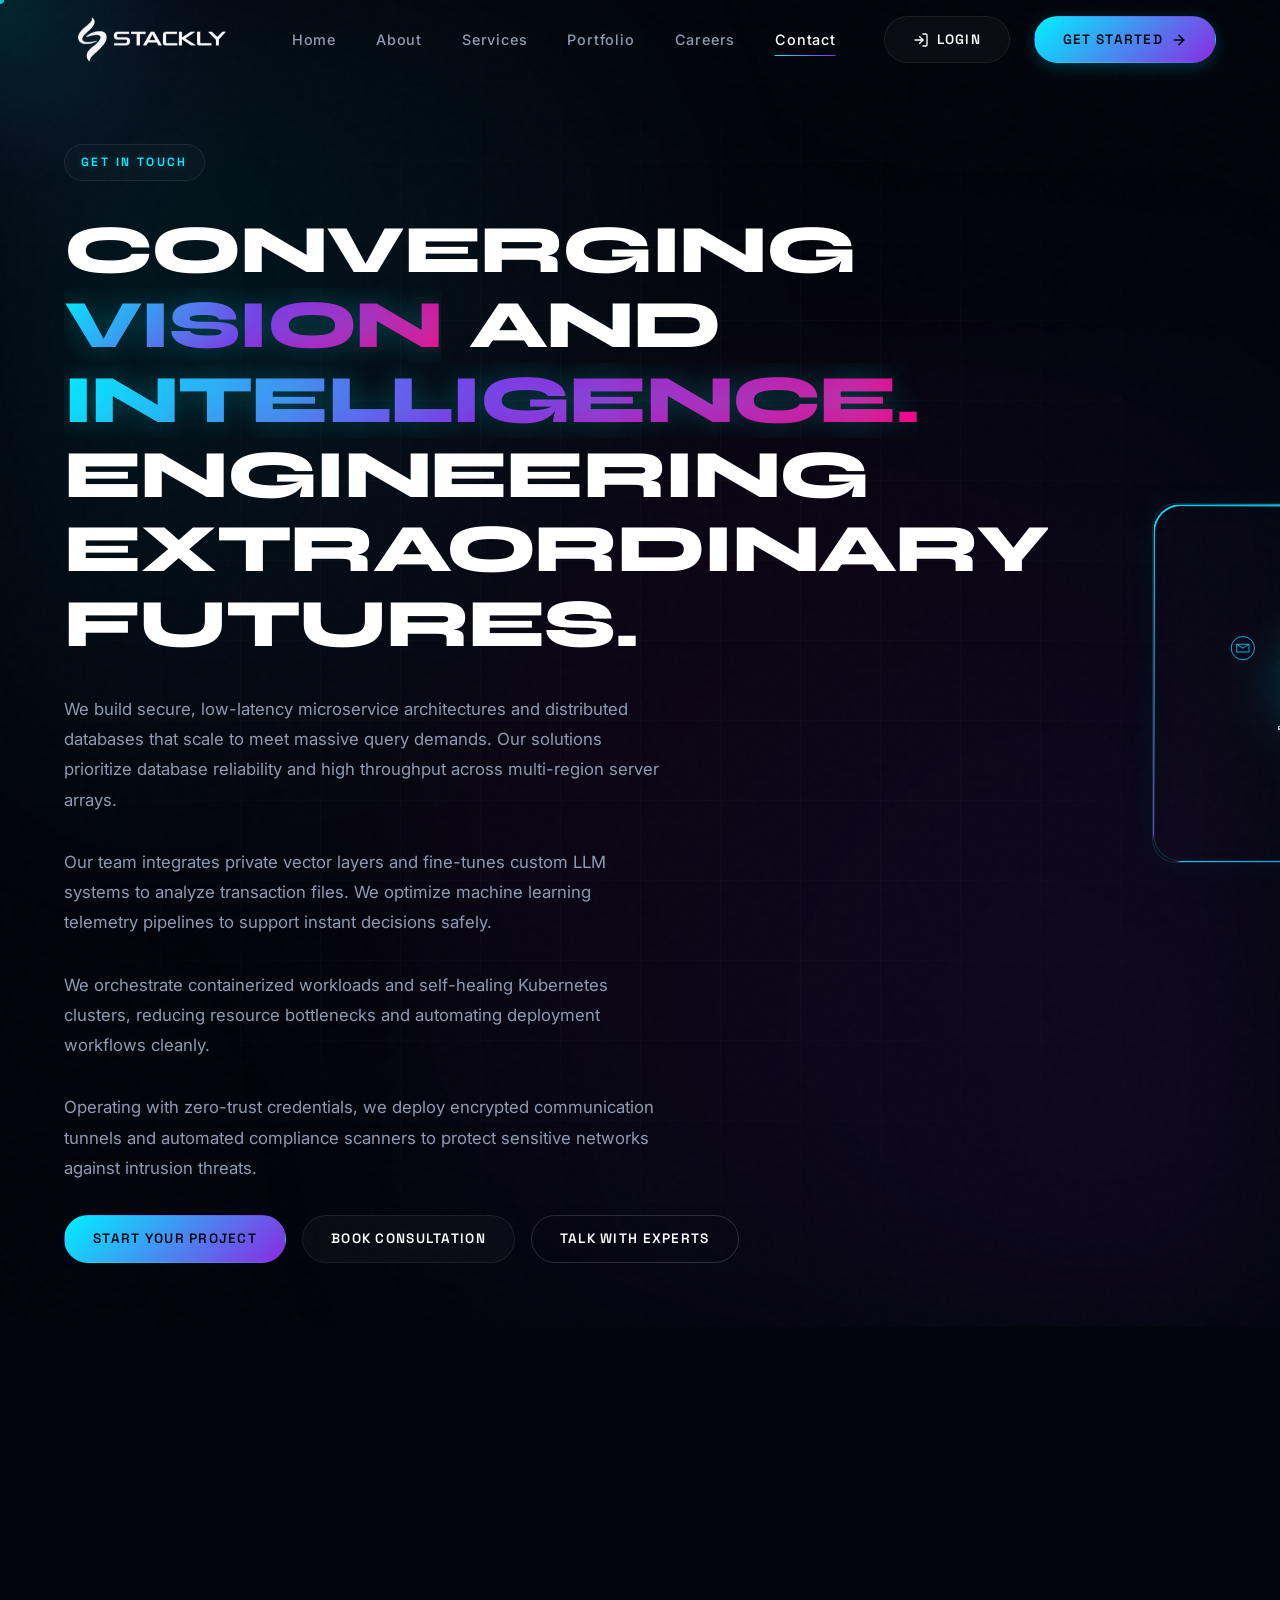
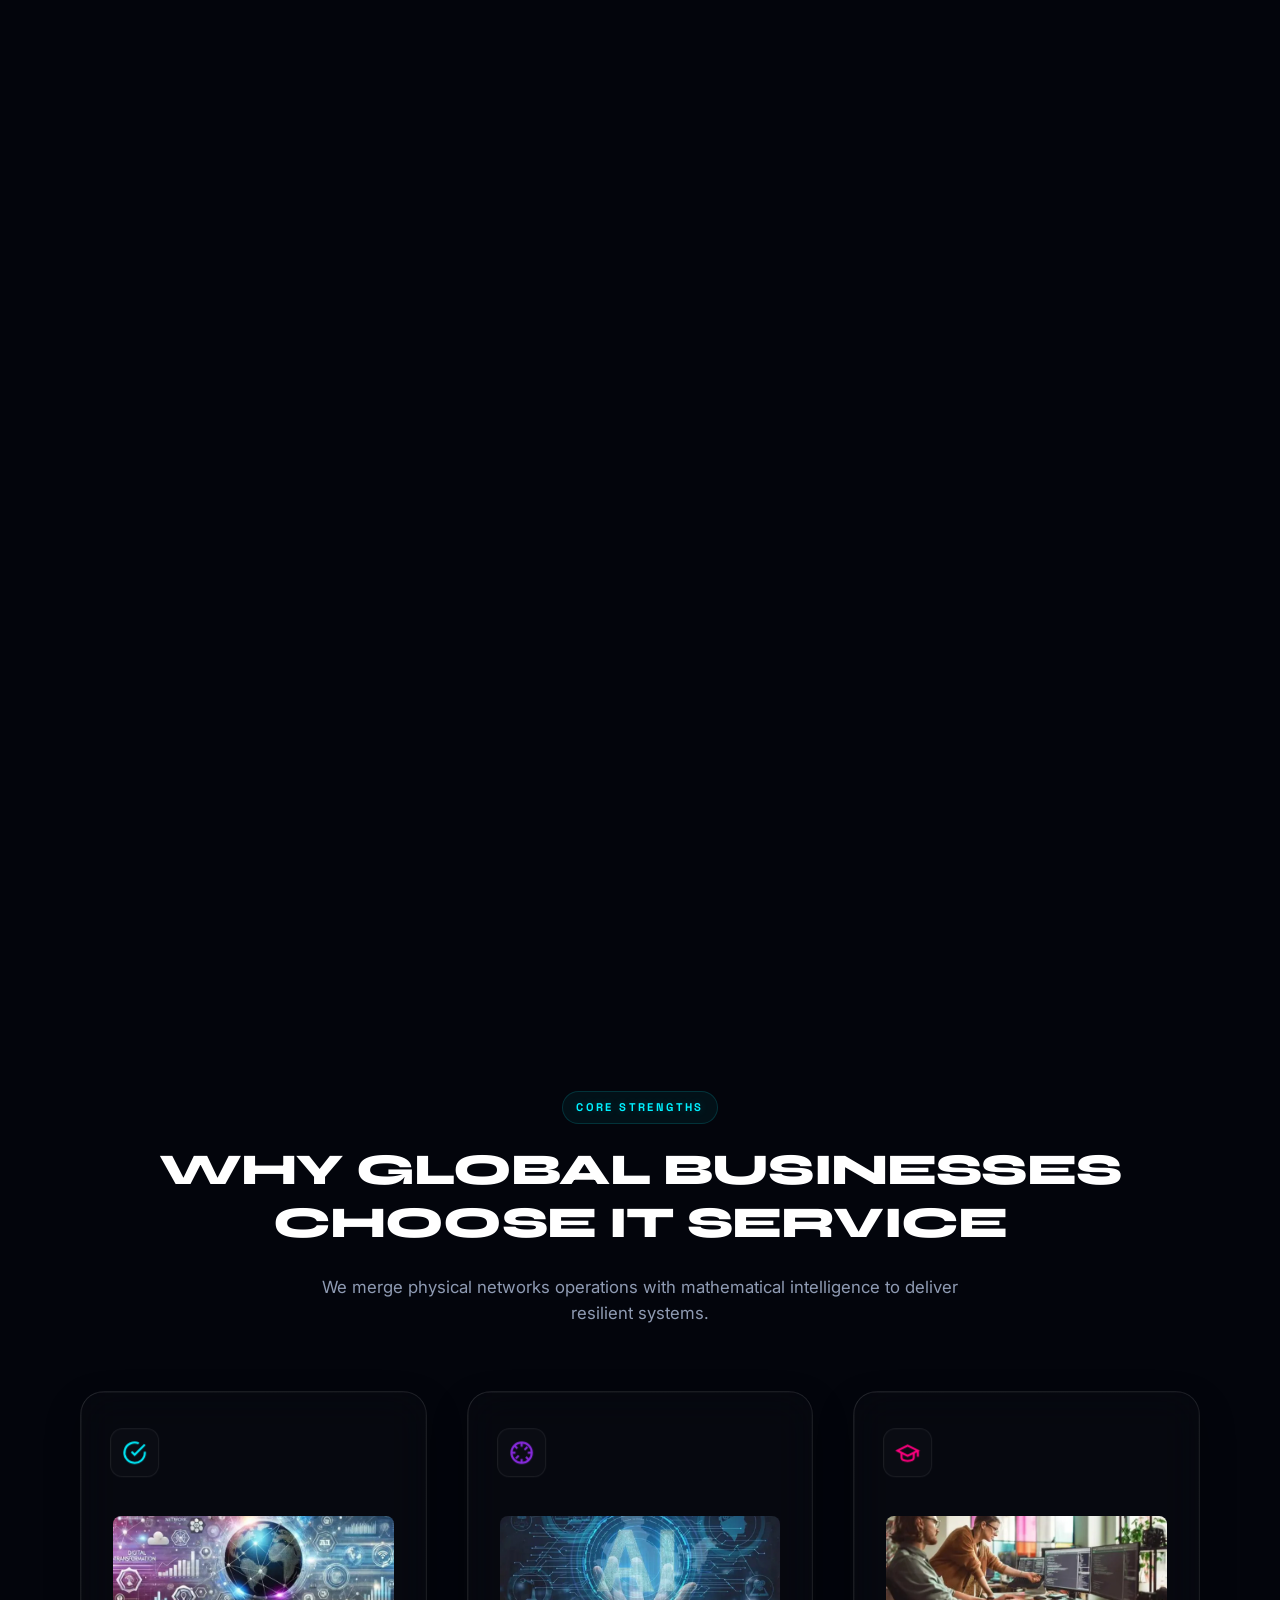
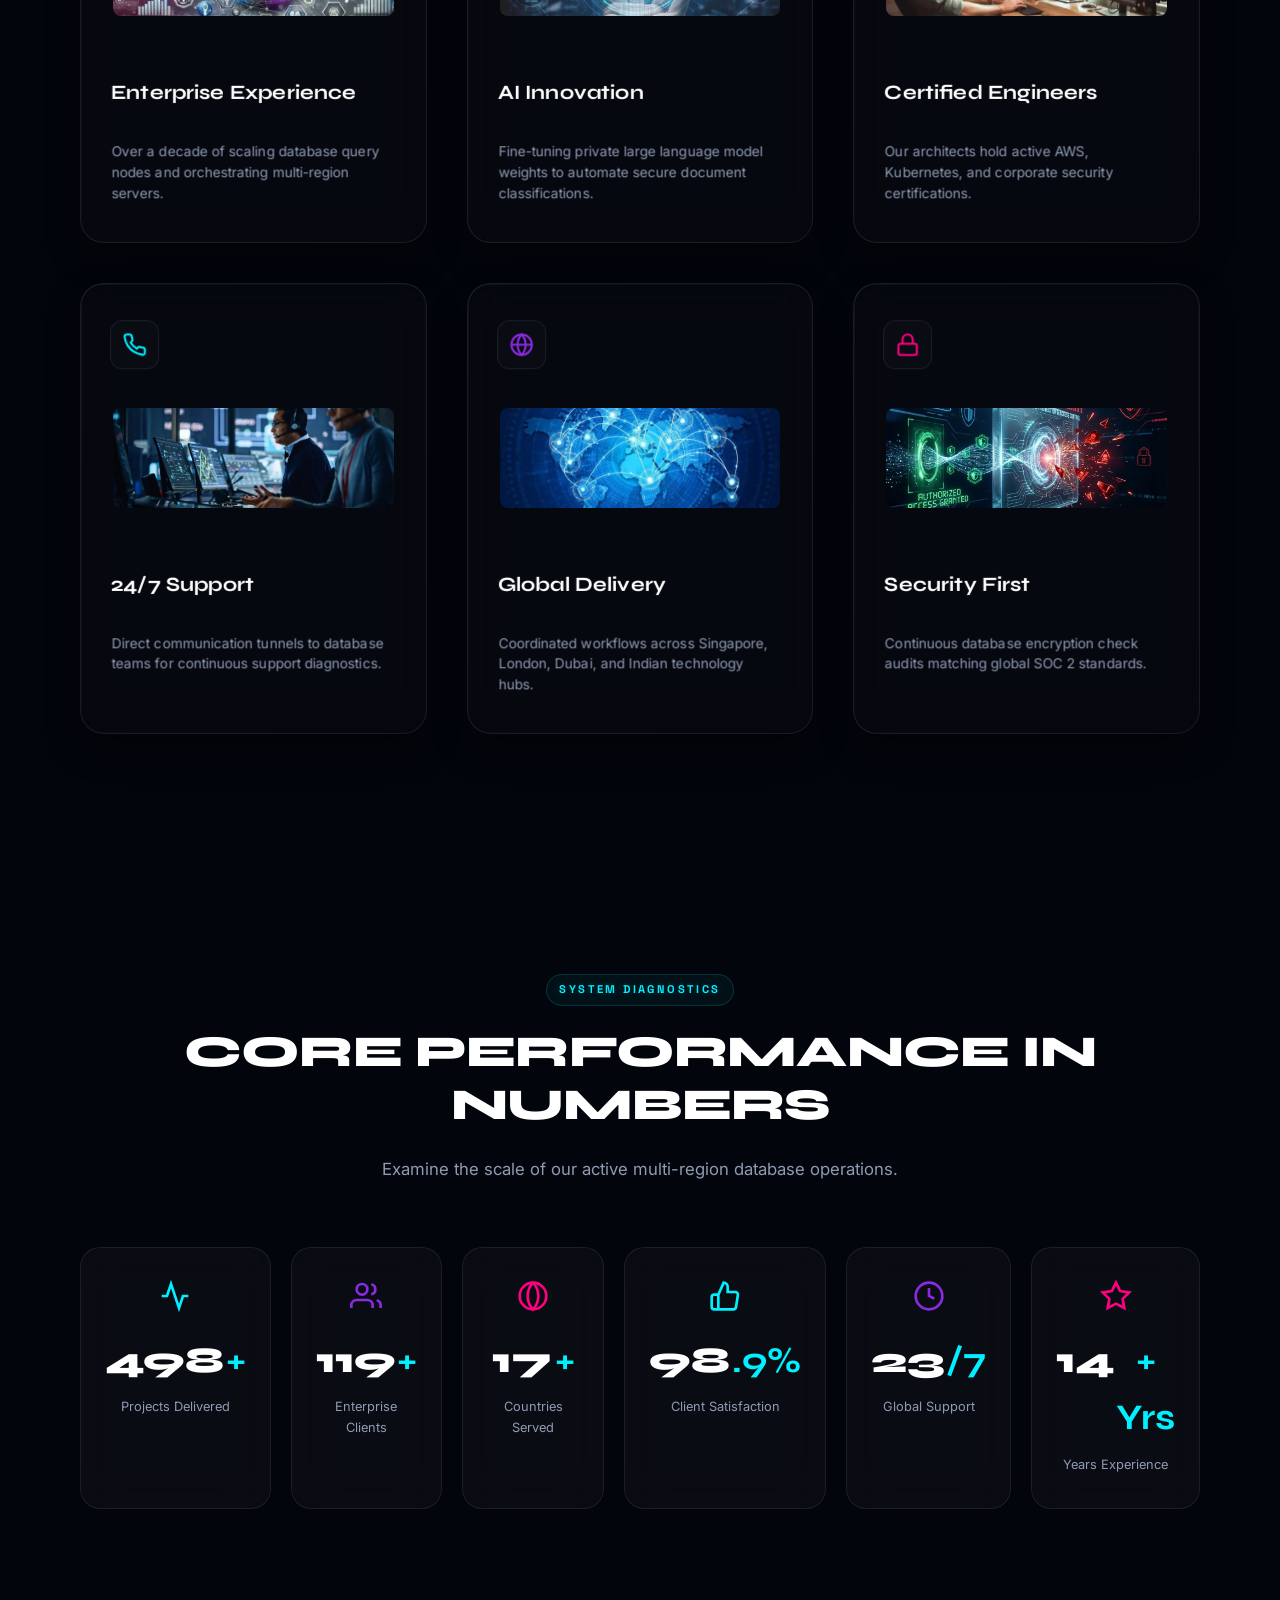
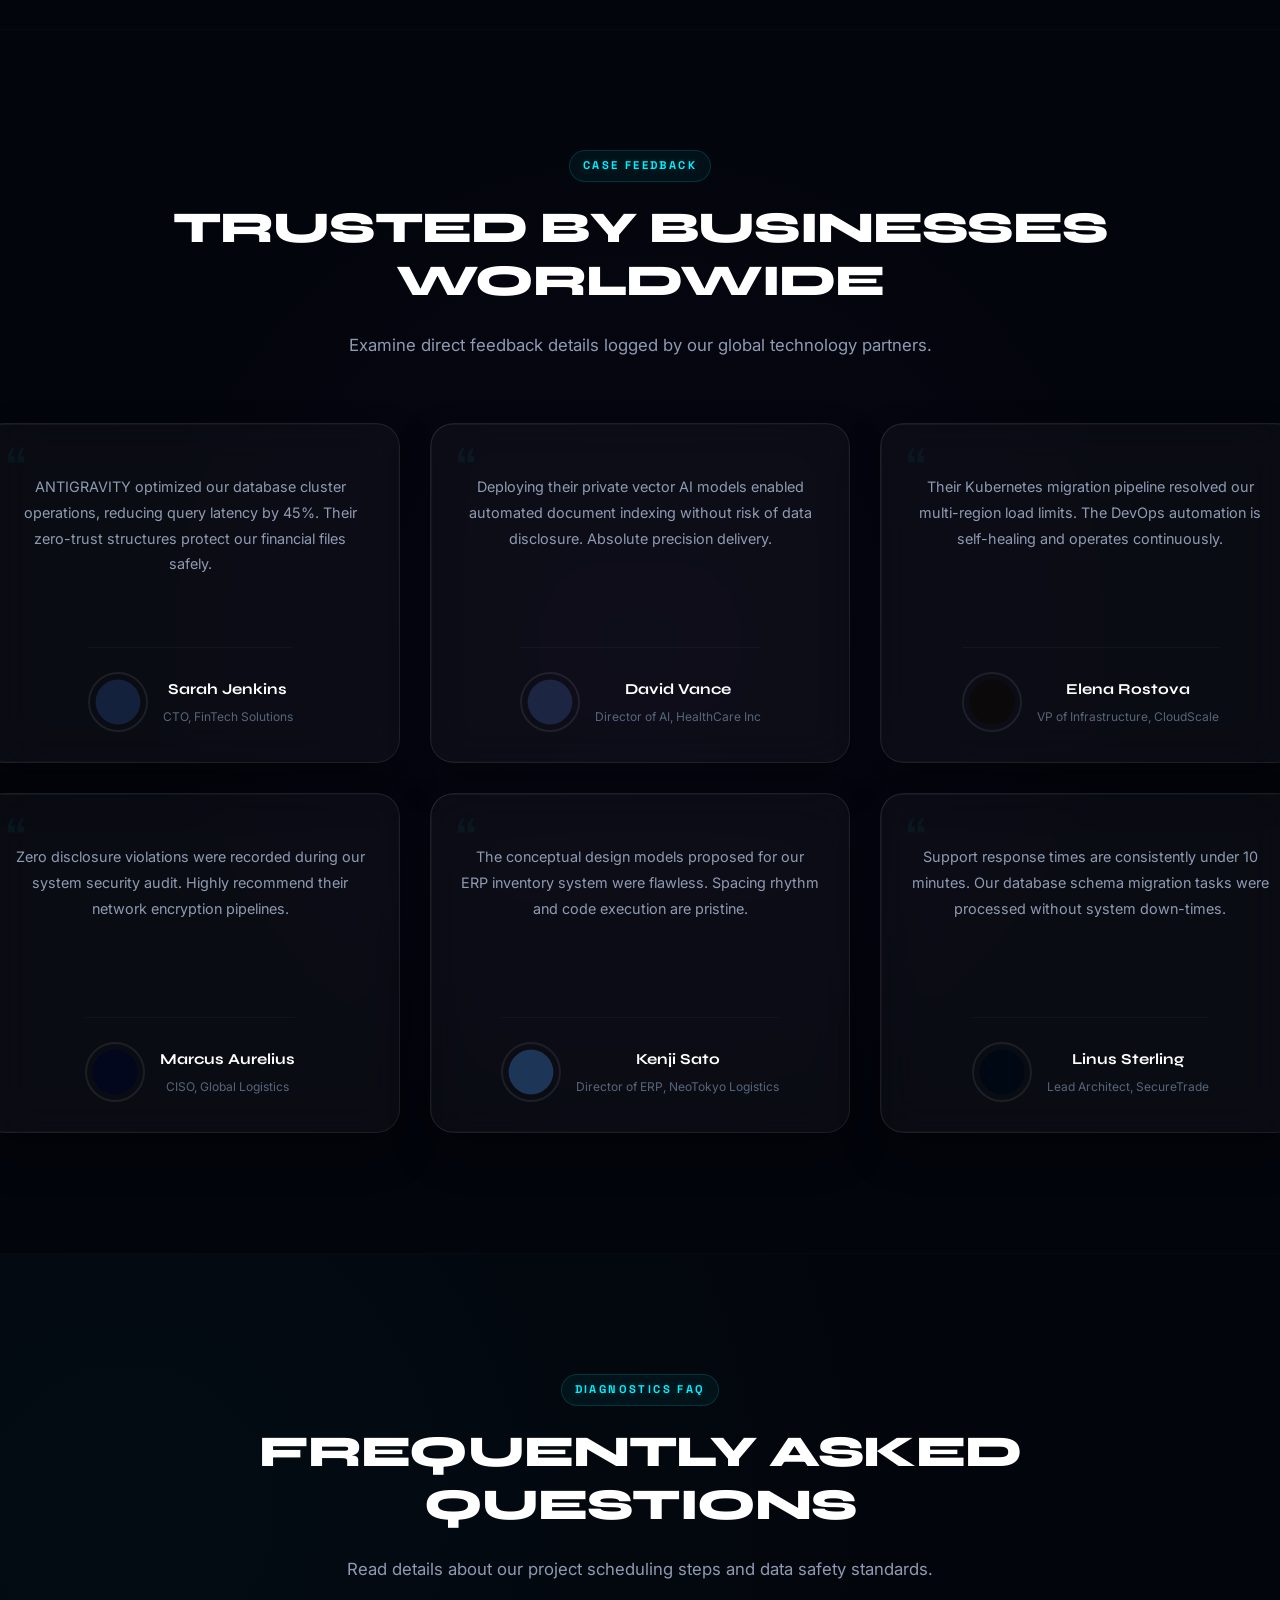
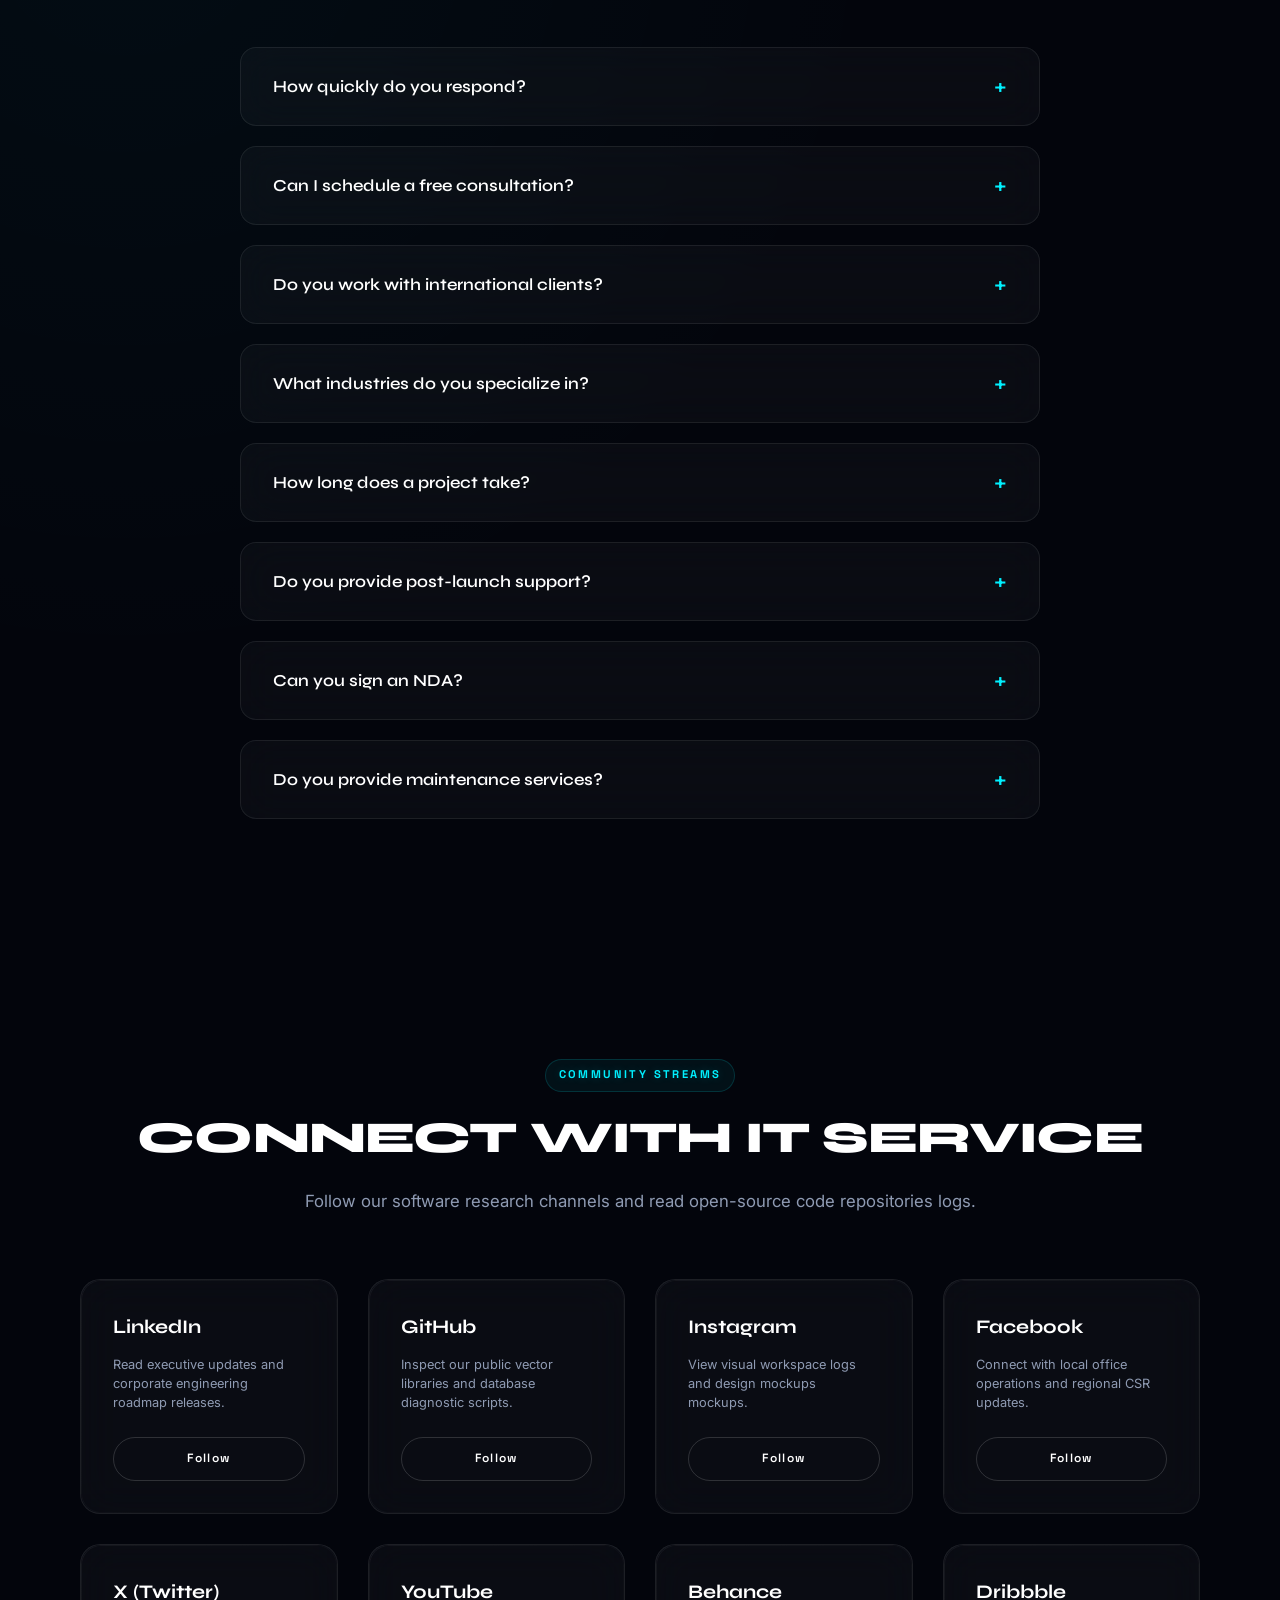
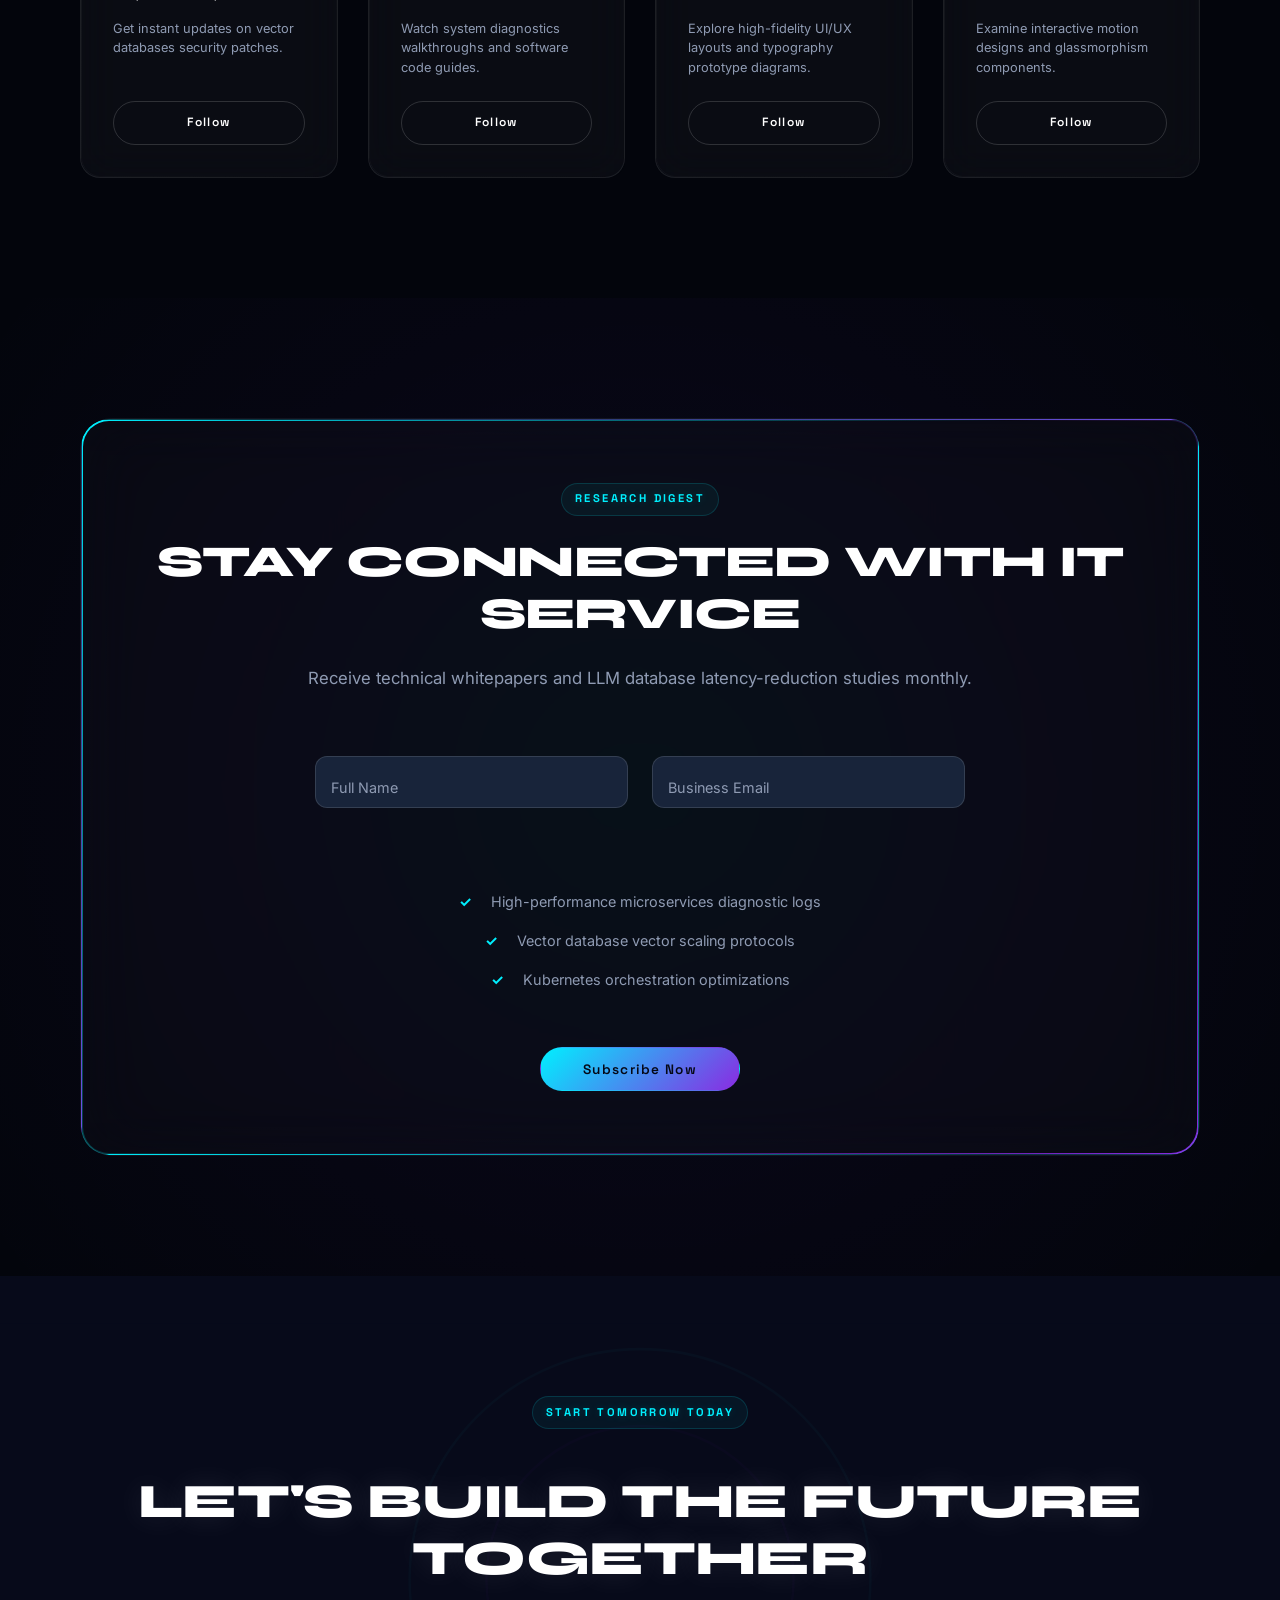
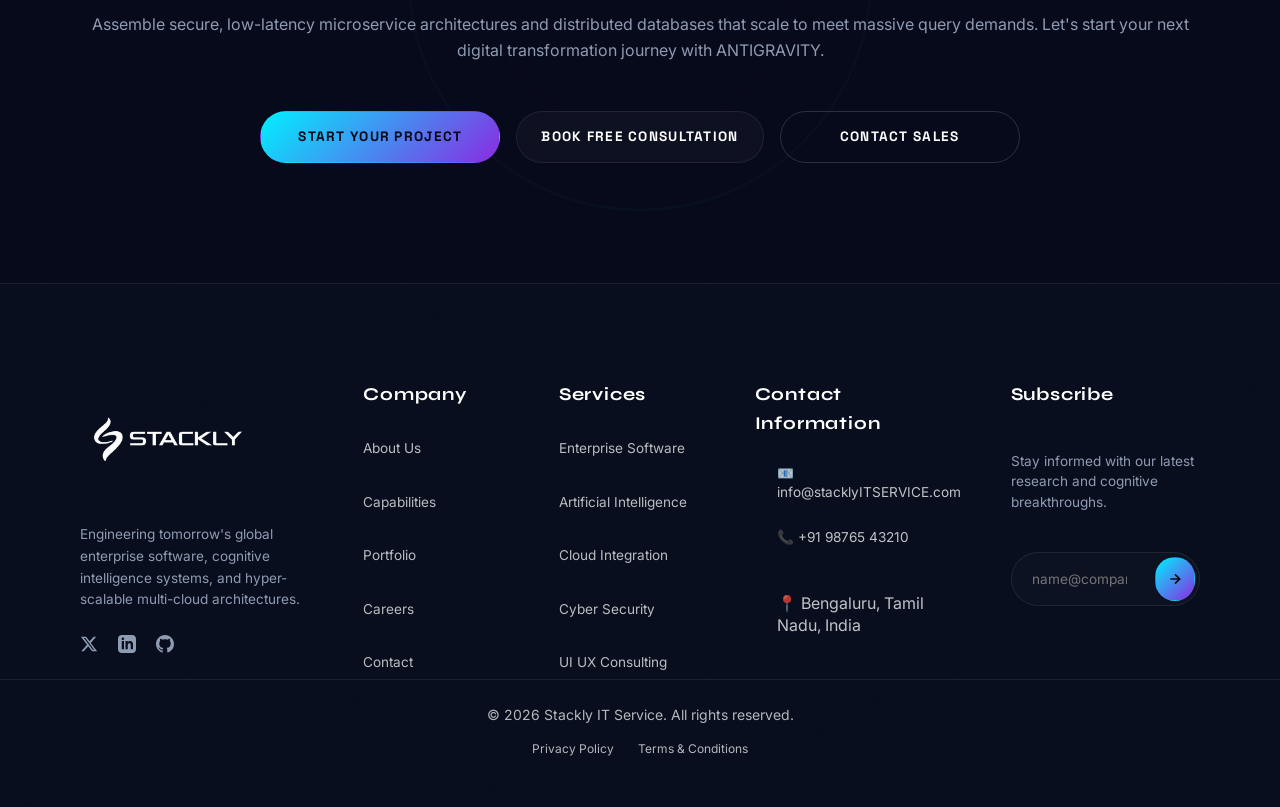
<file: contact.html>
<!DOCTYPE html>
<html lang="en">

<head>
    <meta charset="UTF-8">
    <meta name="viewport" content="width=device-width, initial-scale=1.0">
    <title>Contact Us </title>

    <!-- Meta Tags for SEO -->
    <meta name="description"
        content="Get in touch with the ANTIGRAVITY team. Discuss enterprise software development, private AI deployments, cloud transformation, and zero-trust cybersecurity networks.">
    <meta name="keywords"
        content="Contact IT Company, Hire AI Developers, Enterprise Software Consulting, Cloud Architects Contact, Cybersecurity Audit">
    <meta name="author" content="ANTIGRAVITY Group">

    <!-- Fonts -->
    <link rel="preconnect" href="https://fonts.googleapis.com">
    <link rel="preconnect" href="https://fonts.gstatic.com" crossorigin>
    <link
        href="https://fonts.googleapis.com/css2?family=Inter:wght@300;400;500;600;700&family=Syne:wght@500;700;800&family=Space+Grotesk:wght@400;500;700&display=swap"
        rel="stylesheet">

    <!-- Stylesheets -->
    <link rel="stylesheet" href="style.css">
</head>

<body class="loading contact-page">

    <!-- Custom Cursor & Background Glow Spotlights -->
    <div class="cursor-glow" id="cursorGlow"></div>
    <div class="custom-cursor" id="customCursor"></div>

    <!-- PREMIUM LOADER -->
    <div id="loader" class="loader-container">
        <div class="loader-aurora"></div>
        <div class="loader-noise"></div>
        <div class="loader-particles" id="loaderParticles"></div>

        <div class="loader-content">
            <div class="loader-ring-wrapper">
                <div class="loader-glow-ring"></div>
                <svg class="loader-logo" viewBox="0 0 100 100" fill="none" xmlns="http://www.w3.org/2000/svg">
                    <path d="M50 15L85 75H15L50 15Z" stroke="url(#logoGlow)" stroke-width="4" stroke-linejoin="round" />
                    <path d="M50 35L70 70H30L50 35Z" fill="url(#logoFill)" />
                    <circle cx="50" cy="50" r="8" fill="#00f0ff" class="logo-core" />
                    <defs>
                        <linearGradient id="logoGlow" x1="15" y1="15" x2="85" y2="75" gradientUnits="userSpaceOnUse">
                            <stop offset="0%" stop-color="#00f0ff" />
                            <stop offset="50%" stop-color="#8a2be2" />
                            <stop offset="100%" stop-color="#ff007f" />
                        </linearGradient>
                        <linearGradient id="logoFill" x1="30" y1="35" x2="70" y2="70" gradientUnits="userSpaceOnUse">
                            <stop offset="0%" stop-color="rgba(0, 240, 255, 0.4)" />
                            <stop offset="100%" stop-color="rgba(138, 43, 226, 0.1)" />
                        </linearGradient>
                    </defs>
                </svg>
            </div>

            <h2 class="loader-title">ANTIGRAVITY</h2>
            <div class="loader-progress-container">
                <div class="loader-progress-bar" id="progressBar"></div>
            </div>
            <div class="loader-stats">
                <span class="loader-percentage" id="loaderPercentage">0%</span>
                <span class="loader-status-text" id="loaderStatusText">Loading Experience...</span>
            </div>
        </div>
    </div>

    <!-- PREMIUM NAVBAR -->
    <header class="navbar" id="mainNavbar">
        <div class="navbar-container">
            <a href="index.html" class="logo-link">
                <img src="assets/logo.webp" alt="IT Logo" class="site-logo">
            </a>
            </a>

            <nav class="nav-menu">
                <ul class="nav-list">
                    <li class="nav-item"><a href="index.html" class="nav-link">Home</a></li>
                    <li class="nav-item"><a href="about.html" class="nav-link">About</a></li>
                    <li class="nav-item"><a href="services.html" class="nav-link">Services</a></li>
                    <li class="nav-item"><a href="portfolio.html" class="nav-link">Portfolio</a></li>
                    <li class="nav-item"><a href="careers.html" class="nav-link">Careers</a></li>
                    <li class="nav-item"><a href="contact.html" class="nav-link active">Contact</a></li>
                </ul>
            </nav>

            <div class="nav-actions">
                <a href="javascript:void(0)" class="btn btn-login btn-magnetic" onclick="openAuth()">
                    <span class="btn-ripple-container"></span>
                    <span class="btn-inner">
                        <svg class="icon-login" width="16" height="16" viewBox="0 0 24 24" fill="none"
                            stroke="currentColor" stroke-width="2" stroke-linecap="round" stroke-linejoin="round">
                            <path d="M15 3h4a2 2 0 0 1 2 2v14a2 2 0 0 1-2 2h-4" />
                            <polyline points="10 17 15 12 10 7" />
                            <line x1="15" y1="12" x2="3" y2="12" />
                        </svg>
                        LOGIN
                    </span>
                </a>
                <a href="contact.html" class="btn btn-started btn-magnetic">
                    <span class="btn-ripple-container"></span>
                    <span class="btn-inner">
                        GET STARTED
                        <svg class="icon-arrow" width="16" height="16" viewBox="0 0 24 24" fill="none"
                            stroke="currentColor" stroke-width="2.5" stroke-linecap="round" stroke-linejoin="round">
                            <line x1="5" y1="12" x2="19" y2="12" />
                            <polyline points="12 5 19 12 12 19" />
                        </svg>
                    </span>
                </a>
            </div>

            <button class="hamburger-btn" id="mobileMenuToggle" aria-label="Toggle Menu">
                <span class="hamburger-line"></span>
                <span class="hamburger-line"></span>
                <span class="hamburger-line"></span>
            </button>
        </div>
    </header>

    <!-- MOBILE OVERLAY MENU -->
    <div class="mobile-overlay" id="mobileOverlay">
        <div class="mobile-overlay-noise"></div>
        <div class="mobile-overlay-container" id="mobileSidebar">
            <div class="mobile-sidebar-header">
                <div class="mobile-logo-wrapper">
                    <a href="index.html" class="logo-link">
                        <img src="assets/logo.webp" alt="IT Logo" class="site-logo">
                    </a>
                </div>
                <button class="close-sidebar-btn" id="closeSidebar" aria-label="Close Menu">
                    <svg width="24" height="24" viewBox="0 0 24 24" fill="none" stroke="currentColor" stroke-width="2">
                        <line x1="18" y1="6" x2="6" y2="18"></line>
                        <line x1="6" y1="6" x2="18" y2="18"></line>
                    </svg>
                </button>
            </div>
            <nav class="mobile-nav">
                <ul class="mobile-list">
                    <li class="mobile-item"><a href="index.html" class="mobile-link">Home</a></li>
                    <li class="mobile-item"><a href="about.html" class="mobile-link">About</a></li>
                    <li class="mobile-item"><a href="services.html" class="mobile-link">Services</a></li>
                    <li class="mobile-item"><a href="portfolio.html" class="mobile-link">Portfolio</a></li>
                    <li class="mobile-item"><a href="careers.html" class="mobile-link">Careers</a></li>
                    <li class="mobile-item"><a href="contact.html" class="mobile-link active">Contact</a></li>
                    <li class="mobile-item"><a href="javascript:void(0)" class="mobile-link"
                            onclick="openAuthMobile(event)">Login</a></li>
                </ul>
            </nav>
            <div class="mobile-actions">
                <a href="javascript:void(0)" class="btn btn-login btn-magnetic" onclick="openAuth()">
                    <span class="btn-inner">
                        <svg class="icon-login" width="18" height="18" viewBox="0 0 24 24" fill="none"
                            stroke="currentColor" stroke-width="2" stroke-linecap="round" stroke-linejoin="round">
                            <path d="M15 3h4a2 2 0 0 1 2 2v14a2 2 0 0 1-2 2h-4" />
                            <polyline points="10 17 15 12 10 7" />
                            <line x1="15" y1="12" x2="3" y2="12" />
                        </svg>
                        LOGIN
                    </span>
                </a>
                <a href="contact.html" class="btn btn-started btn-magnetic">
                    <span class="btn-inner">
                        GET STARTED
                        <svg class="icon-arrow" width="18" height="18" viewBox="0 0 24 24" fill="none"
                            stroke="currentColor" stroke-width="2.5" stroke-linecap="round" stroke-linejoin="round">
                            <line x1="5" y1="12" x2="19" y2="12" />
                            <polyline points="12 5 19 12 12 19" />
                        </svg>
                    </span>
                </a>
            </div>
             
             <!-- CONTACT INFO SECTION -->
             <div class="mobile-contact-info">
                 <span class="mobile-contact-title">Contact Information</span>
                 <a href="tel:+919676778900" class="mobile-contact-link">
                     <svg class="mobile-contact-icon" viewBox="0 0 24 24" fill="none" stroke="currentColor" stroke-width="2" stroke-linecap="round" stroke-linejoin="round">
                         <path d="M22 16.92v3a2 2 0 0 1-2.18 2 19.79 19.79 0 0 1-8.63-3.07 19.5 19.5 0 0 1-6-6 19.79 19.79 0 0 1-3.07-8.67A2 2 0 0 1 4.11 2h3a2 2 0 0 1 2 1.72 12.84 12.84 0 0 0 .7 2.81 2 2 0 0 1-.45 2.11L8.09 9.91a16 16 0 0 0 6 6l1.27-1.27a2 2 0 0 1 2.11-.45 12.84 12.84 0 0 0 2.81.7A2 2 0 0 1 22 16.92z"></path>
                     </svg>
                     +91 96767 78900
                 </a>
             </div>
         </div>
     </div>

    <!-- CONTACT HERO -->
    <main class="hero-section" id="heroSection">
        <div class="hero-aurora-bg"></div>
        <div class="hero-grid-lines"></div>
        <div class="hero-glow-spotlight" id="heroSpotlight"></div>
        <div class="hero-noise-texture"></div>

        <div class="hero-container">
            <div class="hero-left">
                <span class="hero-badge">GET IN TOUCH</span>
                <h1 class="hero-heading">
                    <span class="word-wrapper"><span class="word">CONVERGING</span></span>
                    <span class="word-wrapper"><span class="word-glow">VISION</span></span>
                    <span class="word-wrapper"><span class="word">AND</span></span>
                    <span class="word-wrapper"><span class="word-glow">INTELLIGENCE.</span></span>
                    <span class="word-wrapper"><span class="word">ENGINEERING</span></span>
                    <span class="word-wrapper"><span class="word">EXTRAORDINARY</span></span>
                    <span class="word-wrapper"><span class="word">FUTURES.</span></span>
                </h1>

                <p class="hero-subheading">
                    We build secure, low-latency microservice architectures and distributed databases that scale to meet
                    massive query demands. Our solutions prioritize database reliability and high throughput across
                    multi-region server arrays.
                </p>
                <p class="hero-subheading">
                    Our team integrates private vector layers and fine-tunes custom LLM systems to analyze transaction
                    files. We optimize machine learning telemetry pipelines to support instant decisions safely.
                </p>
                <p class="hero-subheading">
                    We orchestrate containerized workloads and self-healing Kubernetes clusters, reducing resource
                    bottlenecks and automating deployment workflows cleanly.
                </p>
                <p class="hero-subheading">
                    Operating with zero-trust credentials, we deploy encrypted communication tunnels and automated
                    compliance scanners to protect sensitive networks against intrusion threats.
                </p>

                <div class="hero-button-group">
                    <a href="404.html" class="btn btn-primary btn-magnetic">
                        <span class="btn-ripple-container"></span>
                        <span class="btn-inner">START YOUR PROJECT</span>
                    </a>
                    <a href="404.html" class="btn btn-secondary btn-magnetic">
                        <span class="btn-ripple-container"></span>
                        <span class="btn-inner">BOOK CONSULTATION</span>
                    </a>
                    <a href="404.html" class="btn btn-outline btn-magnetic">
                        <span class="btn-ripple-container"></span>
                        <span class="btn-inner">TALK WITH EXPERTS</span>
                    </a>
                </div>
            </div>
        </div>

        <!-- Right Side interactive graphic with Holographic India Map & Offices -->
        <div class="hero-right">
            <div class="hero-graphic-wrapper" id="parallaxContainer">
                <div class="hero-main-card holographic-card">
                    <div class="card-glow-border"></div>
                    <div class="card-reflection"></div>
                    <div class="holo-scan-line"></div>
                    <!-- Holographic Map SVG -->
                    <div class="hero-core-graphic">
                        <svg viewBox="0 0 400 400" fill="none" xmlns="http://www.w3.org/2000/svg"
                            class="holo-contact-svg">
                            <defs>
                                <radialGradient id="mapGlow" cx="50%" cy="50%" r="50%">
                                    <stop offset="0%" stop-color="#00f0ff" stop-opacity="0.3" />
                                    <stop offset="100%" stop-color="transparent" stop-opacity="0" />
                                </radialGradient>
                                <filter id="neonGlowContact" x="-20%" y="-20%" width="140%" height="140%">
                                    <feGaussianBlur stdDeviation="6" result="blur" />
                                    <feMerge>
                                        <feMergeNode in="blur" />
                                        <feMergeNode in="SourceGraphic" />
                                    </feMerge>
                                </filter>
                            </defs>
                            <circle cx="200" cy="200" r="150" fill="url(#mapGlow)" />
                            <path d="M 160,110 
                                         L 180,95 L 205,100 L 220,90 L 210,120 L 225,130 L 245,120 L 255,140 L 240,165 
                                         L 255,185 L 270,185 L 285,210 L 250,225 L 240,240 L 235,275 L 220,295 L 200,320 
                                         L 192,320 L 195,290 L 180,265 L 183,240 L 175,225 L 160,220 L 155,200 L 140,185 
                                         L 155,160 L 145,150 L 160,140 Z" stroke="#00f0ff" stroke-width="1.5"
                                stroke-opacity="0.5" fill="rgba(0, 240, 255, 0.03)" filter="url(#neonGlowContact)"
                                class="india-outline" />
                            <path d="M 195,290 L 215,280 L 200,260 Z" stroke="#8a2be2" stroke-width="1"
                                stroke-dasharray="3 3" class="office-connect-lines" />
                            <g class="office-marker marker-chennai" transform="translate(215, 280)">
                                <circle cx="0" cy="0" r="5" fill="#ff007f" filter="url(#neonGlowContact)"
                                    class="pulsing-marker" />
                                <circle cx="0" cy="0" r="2" fill="#fff" />
                                <text x="8" y="3" fill="#fff" font-size="8" font-family="monospace"
                                    font-weight="bold">CHENNAI</text>
                            </g>
                            <g class="office-marker marker-salem" transform="translate(195, 290)">
                                <circle cx="0" cy="0" r="7" fill="#00f0ff" filter="url(#neonGlowContact)"
                                    class="pulsing-marker" />
                                <circle cx="0" cy="0" r="3" fill="#fff" />
                                <text x="-48" y="14" fill="#00f0ff" font-size="9" font-family="monospace"
                                    font-weight="bold">SALEM (HQ)</text>
                            </g>
                            <g class="office-marker marker-bengaluru" transform="translate(200, 260)">
                                <circle cx="0" cy="0" r="5" fill="#8a2be2" filter="url(#neonGlowContact)"
                                    class="pulsing-marker" />
                                <circle cx="0" cy="0" r="2" fill="#fff" />
                                <text x="-70" y="0" fill="#fff" font-size="8" font-family="monospace"
                                    font-weight="bold">BENGALURU</text>
                            </g>
                            <g class="contact-icon-floating icon-email" transform="translate(70, 140)">
                                <circle cx="15" cy="15" r="15" fill="rgba(5, 8, 22, 0.85)" stroke="#00f0ff"
                                    stroke-width="1" />
                                <path d="M 7,10 L 23,10 L 23,20 L 7,20 Z M 7,10 L 15,15 L 23,10" stroke="#00f0ff"
                                    stroke-width="1" fill="none" />
                            </g>
                            <g class="contact-icon-floating icon-phone" transform="translate(300, 150)">
                                <circle cx="15" cy="15" r="15" fill="rgba(5, 8, 22, 0.85)" stroke="#8a2be2"
                                    stroke-width="1" />
                                <path
                                    d="M 10,8 A 3,3 0 0,1 14,8 L 14,11 L 12,13 L 13,15 L 15,14 L 18,14 A 3,3 0 0,1 18,18 L 15,18 C 11,18 8,15 8,11 Z"
                                    stroke="#8a2be2" stroke-width="1.2" fill="none" />
                            </g>
                        </svg>
                    </div>
                </div>
            </div>
        </div>
        </div>
    </main>

    <!-- CONTACT INFORMATION Section -->
    <section class="info-section section-padding reveal-on-scroll" id="infoSection">
        <div class="section-container">
            <div class="section-header-center">
                <span class="section-badge">QUICK CHANNELS</span>
                <h2 class="section-title">CONTACT INFORMATION</h2>
                <p class="section-subtitle">Reach out directly through our specialized communication pipelines.</p>
            </div>

            <div class="info-grid">
                <!-- Head Office -->
                <div class="service-card btn-magnetic">
                    <div class="service-card-glow"></div>
                    <div class="service-icon-wrapper">
                        <svg width="24" height="24" viewBox="0 0 24 24" fill="none" stroke="#00f0ff" stroke-width="2">
                            <path d="M20 10c0 6-8 12-8 12s-8-6-8-12a8 8 0 0 1 16 0Z" />
                            <circle cx="12" cy="10" r="3" />
                        </svg>
                    </div>
                    <img src="assets/contact1.webp" alt="Office Location" class="card-image-placeholder">
                    <h3>Head Office</h3>
                    <p>Level 28, Marina Bay Sands, Tower 3, Singapore 018971</p>
                    <span class="info-details">Singapore HQ</span>
                </div>

                <!-- Phone Support -->
                <div class="service-card btn-magnetic">
                    <div class="service-card-glow"></div>
                    <div class="service-icon-wrapper">
                        <svg width="24" height="24" viewBox="0 0 24 24" fill="none" stroke="#8a2be2" stroke-width="2">
                            <path
                                d="M22 16.92v3a2 2 0 0 1-2.18 2 19.79 19.79 0 0 1-8.63-3.07 19.5 19.5 0 0 1-6-6 19.79 19.79 0 0 1-3.07-8.67A2 2 0 0 1 4.11 2h3a2 2 0 0 1 2 1.72 12.84 12.84 0 0 0 .7 2.81 2 2 0 0 1-.45 2.11L8.09 9.91a16 16 0 0 0 6 6l1.27-1.27a2 2 0 0 1 2.11-.45 12.84 12.84 0 0 0 2.81.7A2 2 0 0 1 22 16.92z" />
                        </svg>
                    </div>
                    <img src="assets/contact2.webp" alt="Office Location" class="card-image-placeholder">
                    <h3>Phone Support</h3>
                    <p>Access our high-priority support hotlines around the clock.</p>
                    <span class="info-details">+65 6789 0122</span>
                </div>

                <!-- Business Email -->
                <div class="service-card btn-magnetic">
                    <div class="service-card-glow"></div>
                    <div class="service-icon-wrapper">
                        <svg width="24" height="24" viewBox="0 0 24 24" fill="none" stroke="#ff007f" stroke-width="2">
                            <path d="M4 4h16c1.1 0 2 .9 2 2v12c0 1.1-.9 2-2 2H4c-1.1 0-2-.9-2-2V6c0-1.1.9-2 2-2z" />
                            <polyline points="22,6 12,13 2,6" />
                        </svg>
                    </div>
                    <img src="assets/contact3.webp" alt="Office Location" class="card-image-placeholder">
                    <h3>Business Email</h3>
                    <p>Send details of your database schemas or request direct RFPs.</p>
                    <span class="info-details">solutions@antigravity.io</span>
                </div>

                <!-- Working Hours -->
                <div class="service-card btn-magnetic">
                    <div class="service-card-glow"></div>
                    <div class="service-icon-wrapper">
                        <svg width="24" height="24" viewBox="0 0 24 24" fill="none" stroke="#00f0ff" stroke-width="2">
                            <circle cx="12" cy="12" r="10" />
                            <polyline points="12 6 12 12 16 14" />
                        </svg>
                    </div>
                    <img src="assets/contact4.webp" alt="Office Location" class="card-image-placeholder">
                    <h3>Working Hours</h3>
                    <p>Our engineering support and sales hubs operate continuously.</p>
                    <span class="info-details">Mon - Fri: 24 Hours</span>
                </div>

                <!-- Global Offices -->
                <div class="service-card btn-magnetic">
                    <div class="service-card-glow"></div>
                    <div class="service-icon-wrapper">
                        <svg width="24" height="24" viewBox="0 0 24 24" fill="none" stroke="#8a2be2" stroke-width="2">
                            <circle cx="12" cy="12" r="10" />
                            <path
                                d="M2 12h20M12 2a15.3 15.3 0 0 1 4 10 15.3 15.3 0 0 1-4 10 15.3 15.3 0 0 1-4-10 15.3 15.3 0 0 1 4-10z" />
                        </svg>
                    </div>
                    <img src="assets/contact5.webp" alt="Office Location" class="card-image-placeholder">
                    <h3>Global Offices</h3>
                    <p>6 international offices located across major technological centers.</p>
                    <span class="info-details">Singapore, Dubai, London</span>
                </div>

                <!-- Emergency Support -->
                <div class="service-card btn-magnetic">
                    <div class="service-card-glow"></div>
                    <div class="service-icon-wrapper">
                        <svg width="24" height="24" viewBox="0 0 24 24" fill="none" stroke="#ff007f" stroke-width="2">
                            <path d="m21.73 18-8-14a2 2 0 0 0-3.48 0l-8 14A2 2 0 0 0 4 21h16a2 2 0 0 0 1.73-3Z" />
                            <line x1="12" y1="9" x2="12" y2="13" />
                            <line x1="12" y1="17" x2="12.01" y2="17" />
                        </svg>
                    </div>
                    <img src="assets/contact6.webp" alt="Office Location" class="card-image-placeholder">
                    <h3>Emergency Support</h3>
                    <p>High-priority security response coordinates and system hot-patches.</p>
                    <span class="info-details">24/7 Security Hotline</span>
                </div>
            </div>

            <defs>
                <linearGradient id="infoGrad1" x1="0" y1="0" x2="200" y2="100">
                    <stop offset="0%" stop-color="#051923" />
                    <stop offset="100%" stop-color="#006494" />
                </linearGradient>
                <linearGradient id="infoGrad2" x1="0" y1="0" x2="200" y2="100">
                    <stop offset="0%" stop-color="#140152" />
                    <stop offset="100%" stop-color="#22007c" />
                </linearGradient>
                <linearGradient id="infoGrad3" x1="0" y1="0" x2="200" y2="100">
                    <stop offset="0%" stop-color="#220117" />
                    <stop offset="100%" stop-color="#4a0033" />
                </linearGradient>
            </defs>
        </div>
    </section>

    <!-- CONTACT FORM Section -->
    <section class="form-section section-padding reveal-on-scroll" id="formSection">
        <div class="section-container grid-two-col">
            <!-- Left Side: Copywriting -->
            <div class="form-left">
                <span class="section-badge">PARTNERSHIP ROADMAP</span>
                <h2 class="section-title">START A PROJECT WITH IT SERVICE</h2>

                <div class="about-content-wrapper">
                    <p class="about-paragraph">
                        We cooperate with international enterprises to engineer highly available transaction pipelines,
                        private machine learning layers, and cloud infrastructure operations.
                    </p>
                    <p class="about-paragraph">
                        Let's translate your business parameters into modular architectures. Submit your software
                        specifications, and our senior database coordinators will review your design logs.
                    </p>
                    <p class="about-paragraph">
                        Our zero-trust systems guarantee transaction privacy. We deploy fully isolated data pipelines
                        and container networks to protect your information securely.
                    </p>

                    <ul class="about-list">
                        <li>Average response time below 12 hours</li>
                        <li>Dedicated engineering coordinator assignments</li>
                        <li>Free conceptual database architecture review</li>
                        <li>Comprehensive enterprise SLA options</li>
                    </ul>
                </div>
            </div>

            <!-- Right Side: Contact Form -->
            <div class="form-right">
                <div class="contact-form-card">
                    <div class="card-glow-border"></div>
                    <form class="enterprise-contact-form" id="contactForm"
                        onsubmit="event.preventDefault(); alert('Message successfully logged. A coordinator will sync within 12 hours.');">
                        <div class="form-grid">
                            <!-- Full Name -->
                            <div class="input-group">
                                <input type="text" id="fullName" class="form-input" required placeholder=" "
                                    oninput="this.value=this.value.replace(/[^A-Za-z\s]/g,'');">
                                <label for="fullName" class="form-label">Full Name</label>
                            </div>

                            <!-- Company Name -->
                            <div class="input-group">
                                <input type="text" id="companyName" class="form-input" required placeholder=" "
                                    oninput="this.value=this.value.replace(/[^A-Za-z\s]/g,'');">
                                <label for="companyName" class="form-label">Company Name</label>
                            </div>

                            <!-- Business Email -->
                            <div class="input-group">
                                <input type="email" id="businessEmail" class="form-input" required placeholder=" ">
                                <label for="businessEmail" class="form-label">Business Email</label>
                            </div>

                            <!-- Phone Number -->
                            <div class="input-group">
                                <input type="tel" id="phoneNumber" class="form-input" required placeholder=" "
                                    oninput="this.value=this.value.replace(/[^0-9]/g,'');">
                                <label for="phoneNumber" class="form-label">Phone Number</label>
                            </div>

                            <!-- Country -->
                            <div class="input-group">
                                <input type="text" id="country" class="form-input" required placeholder=" "
                                    oninput="this.value=this.value.replace(/[^A-Za-z\s]/g,'');">
                                <label for="country" class="form-label">Country</label>
                            </div>

                            <!-- Service dropdown -->
                            <div class="input-group select-group">
                                <select id="serviceRequired" class="form-input" required>
                                    <option value="" disabled selected hidden></option>
                                    <option value="ai">AI & Vector Databases</option>
                                    <option value="software">Enterprise Software</option>
                                    <option value="cloud">Cloud Infrastructure</option>
                                    <option value="security">Cyber Security</option>
                                    <option value="devops">DevOps & Automation</option>
                                </select>
                                <label for="serviceRequired" class="form-label">Service Required</label>
                            </div>

                            <!-- Budget -->
                            <div class="input-group select-group">
                                <select id="projectBudget" class="form-input" required>
                                    <option value="" disabled selected hidden></option>
                                    <option value="tier1">$50k - $100k</option>
                                    <option value="tier2">$100k - $250k</option>
                                    <option value="tier3">$250k - $500k</option>
                                    <option value="tier4">$500k+</option>
                                </select>
                                <label for="projectBudget" class="form-label">Project Budget</label>
                            </div>

                            <!-- Timeline -->
                            <div class="input-group select-group">
                                <select id="projectTimeline" class="form-input" required>
                                    <option value="" disabled selected hidden></option>
                                    <option value="time1">1 - 3 Months</option>
                                    <option value="time2">3 - 6 Months</option>
                                    <option value="time3">6 - 12 Months</option>
                                    <option value="time4">12+ Months</option>
                                </select>
                                <label for="projectTimeline" class="form-label">Project Timeline</label>
                            </div>

                            <!-- Subject -->
                            <div class="input-group full-width">
                                <input type="text" id="subject" class="form-input" required placeholder=" ">
                                <label for="subject" class="form-label">Subject</label>
                            </div>

                            <!-- Message -->
                            <div class="input-group full-width">
                                <textarea id="message" class="form-input" rows="4" required placeholder=" "></textarea>
                                <label for="message" class="form-label">Message</label>
                            </div>

                            <!-- File upload -->
                            <div class="input-group full-width file-upload-group">
                                <label for="fileUpload" class="file-upload-label">
                                    <svg width="20" height="20" viewBox="0 0 24 24" fill="none" stroke="currentColor"
                                        stroke-width="2">
                                        <path d="M21 15v4a2 2 0 0 1-2 2H5a2 2 0 0 1-2-2v-4" />
                                        <polyline points="17 8 12 3 7 8" />
                                        <line x1="12" y1="3" x2="12" y2="15" />
                                    </svg>
                                    <span id="fileUploadText">Upload Requirement Document</span>
                                </label>
                                <input type="file" id="fileUpload" class="file-input-hidden"
                                    onchange="const f = this.files[0]; document.getElementById('fileUploadText').innerText = f ? f.name : 'Upload Requirement Document';">
                            </div>

                            <!-- Policy checkbox -->
                            <div class="input-group full-width checkbox-group">
                                <input type="checkbox" id="privacyPolicy" required class="form-checkbox">
                                <label for="privacyPolicy" class="checkbox-label">I agree to the Privacy Policy and
                                    zero-disclosure terms.</label>
                            </div>
                        </div>

                        <div class="form-btn-group">
                            <button type="submit" class="btn btn-primary btn-magnetic"><span class="btn-inner">Send
                                    Message</span></button>
                            <button type="button" class="btn btn-outline btn-magnetic"
                                onclick="alert('Syncing system calendar models...');"><span class="btn-inner">Schedule
                                    Meeting</span></button>
                        </div>
                    </form>
                </div>
            </div>
        </div>
    </section>

    <!-- SERVICE INQUIRY Section -->
    <section class="inquiry-section section-padding reveal-on-scroll">
        <div class="section-container">
            <div class="section-header-center">
                <span class="section-badge">INTERACTIVE INQUIRY</span>
                <h2 class="section-title">SERVICE INQUIRY</h2>
                <p class="section-subtitle">Select which enterprise capabilities fit your current system development
                    goals.</p>
            </div>

            <div class="inquiry-grid">
                <!-- AI Development -->
                <div class="service-card btn-magnetic" onclick="this.classList.toggle('selected');">
                    <div class="service-card-glow"></div>
                    <div class="service-icon-wrapper">
                        <svg width="24" height="24" viewBox="0 0 24 24" fill="none" stroke="#00f0ff" stroke-width="2">
                            <circle cx="12" cy="12" r="10" />
                            <path
                                d="M12 2v4M12 18v4M4.93 4.93l2.83 2.83M16.24 16.24l2.83 2.83M2 12h4M18 12h4M6.34 17.66l2.83-2.83M17.66 6.34l-2.83 2.83" />
                        </svg>
                    </div>
                    <img src="assets/contact7.webp" alt="Contact Us" class="card-image-placeholder">
                    <h3>AI Development</h3>
                    <p>Private vector LLMs and classification networks integration.</p>
                </div>

                <!-- Software Engineering -->
                <div class="service-card btn-magnetic" onclick="this.classList.toggle('selected');">
                    <div class="service-card-glow"></div>
                    <div class="service-icon-wrapper">
                        <svg width="24" height="24" viewBox="0 0 24 24" fill="none" stroke="#8a2be2" stroke-width="2">
                            <polyline points="16 18 22 12 16 6" />
                            <polyline points="8 6 2 12 8 18" />
                        </svg>
                    </div>
                    <img src="assets/contact8.webp" alt="Contact Us" class="card-image-placeholder">
                    <h3>Software Engineering</h3>
                    <p>High-throughput backend architectures and transactional pipelines.</p>
                </div>

                <!-- Web Development -->
                <div class="service-card btn-magnetic" onclick="this.classList.toggle('selected');">
                    <div class="service-card-glow"></div>
                    <div class="service-icon-wrapper">
                        <svg width="24" height="24" viewBox="0 0 24 24" fill="none" stroke="#ff007f" stroke-width="2">
                            <rect x="3" y="3" width="18" height="18" rx="2" ry="2" />
                            <line x1="3" y1="9" x2="21" y2="9" />
                            <line x1="9" y1="21" x2="9" y2="9" />
                        </svg>
                    </div>
                    <img src="assets/contact9.webp" alt="Contact Us" class="card-image-placeholder">
                    <h3>Web Development</h3>
                    <p>Modern luxury web apps using responsive React/Next setups.</p>
                </div>

                <!-- Mobile Applications -->
                <div class="service-card btn-magnetic" onclick="this.classList.toggle('selected');">
                    <div class="service-card-glow"></div>
                    <div class="service-icon-wrapper">
                        <svg width="24" height="24" viewBox="0 0 24 24" fill="none" stroke="#00f0ff" stroke-width="2">
                            <rect x="5" y="2" width="14" height="20" rx="2" ry="2" />
                            <line x1="12" y1="18" x2="12.01" y2="18" />
                        </svg>
                    </div>
                    <img src="assets/contact10.webp" alt="Contact Us" class="card-image-placeholder">
                    <h3>Mobile Applications</h3>
                    <p>Native Flutter and Swift applications with biometric safety keys.</p>
                </div>

                <!-- Cloud Solutions -->
                <div class="service-card btn-magnetic" onclick="this.classList.toggle('selected');">
                    <div class="service-card-glow"></div>
                    <div class="service-icon-wrapper">
                        <svg width="24" height="24" viewBox="0 0 24 24" fill="none" stroke="#8a2be2" stroke-width="2">
                            <path d="M18 10h-1.26A8 8 0 1 0 9 20h9a5 5 0 0 0 0-10z" />
                        </svg>
                    </div>
                    <img src="assets/contact11.webp" alt="Contact Us" class="card-image-placeholder">
                    <h3>Cloud Solutions</h3>
                    <p>Highly available multi-region Kubernetes configurations.</p>
                </div>

                <!-- Cyber Security -->
                <div class="service-card btn-magnetic" onclick="this.classList.toggle('selected');">
                    <div class="service-card-glow"></div>
                    <div class="service-icon-wrapper">
                        <svg width="24" height="24" viewBox="0 0 24 24" fill="none" stroke="#ff007f" stroke-width="2">
                            <rect x="3" y="11" width="18" height="11" rx="2" ry="2" />
                            <path d="M7 11V7a5 5 0 0 1 10 0v4" />
                        </svg>
                    </div>
                    <img src="assets/contact12.webp" alt="Contact Us" class="card-image-placeholder">
                    <h3>Cyber Security</h3>
                    <p>Zero-trust encrypted database tunnels and compliance audits.</p>
                </div>

                <!-- UI/UX Design -->
                <div class="service-card btn-magnetic" onclick="this.classList.toggle('selected');">
                    <div class="service-card-glow"></div>
                    <div class="service-icon-wrapper">
                        <svg width="24" height="24" viewBox="0 0 24 24" fill="none" stroke="#00f0ff" stroke-width="2">
                            <path d="M12 22c5.523 0 10-4.477 10-10S17.523 2 12 2 2 6.477 2 12s4.477 10 10 10z" />
                            <path d="M12 18a6 6 0 1 0 0-12 6 6 0 0 0 0 12z" />
                        </svg>
                    </div>
                    <img src="assets/contact13.webp" alt="Contact Us" class="card-image-placeholder">
                    <h3>UI/UX Design</h3>
                    <p>Luxury typography scales and interactive layouts mockups.</p>
                </div>

                <!-- DevOps -->
                <div class="service-card btn-magnetic" onclick="this.classList.toggle('selected');">
                    <div class="service-card-glow"></div>
                    <div class="service-icon-wrapper">
                        <svg width="24" height="24" viewBox="0 0 24 24" fill="none" stroke="#8a2be2" stroke-width="2">
                            <path d="M22 11.08V12a10 10 0 1 1-5.93-9.14" />
                            <polyline points="22 4 12 14.01 9 11.01" />
                        </svg>
                    </div>
                    <img src="assets/contact14.webp" alt="Contact Us" class="card-image-placeholder">
                    <h3>DevOps</h3>
                    <p>Automated CI/CD Jenkins systems and container metrics pipelines.</p>
                </div>
            </div>

            <defs>
                <linearGradient id="inqGrad1" x1="0" y1="0" x2="200" y2="100">
                    <stop offset="0%" stop-color="#081c15" />
                    <stop offset="100%" stop-color="#1b4332" />
                </linearGradient>
                <linearGradient id="inqGrad2" x1="0" y1="0" x2="200" y2="100">
                    <stop offset="0%" stop-color="#18001e" />
                    <stop offset="100%" stop-color="#3c004b" />
                </linearGradient>
                <linearGradient id="inqGrad3" x1="0" y1="0" x2="200" y2="100">
                    <stop offset="0%" stop-color="#2d0014" />
                    <stop offset="100%" stop-color="#5c0029" />
                </linearGradient>
            </defs>
        </div>
    </section>

    <!-- GLOBAL OFFICES Section -->
    <section class="locations-section section-padding reveal-on-scroll">
        <div class="section-container">
            <div class="section-header-center">
                <span class="section-badge">OUR NETWORK</span>
                <h2 class="section-title">GLOBAL OFFICES</h2>
                <p class="section-subtitle">Select office locations below to synchronize coordinate maps diagnostics.
                </p>
            </div>

            <div class="locations-grid">
                <!-- Chennai -->
                <div class="office-card" id="officeChennai">
                    <img src="assets/c7.webp" alt="Chennai Office" class="office-image">
                    <div class="office-card-content">
                        <h3>Chennai</h3>
                        <p>100 Mount Road, Guindy, Chennai, Tamil Nadu 600032</p>
                        <div class="office-stats">
                            <span>+91 44 6789 0122</span>
                            <button class="btn btn-outline btn-magnetic" onclick="focusMapNode('chennai');"><span
                                    class="btn-inner">Get Directions</span></button>
                        </div>
                    </div>
                </div>

                <!-- Bengaluru -->
                <div class="office-card" id="officeBengaluru">
                    <img src="assets/c8.webp" alt="Bengaluru Office" class="office-image">
                    <div class="office-card-content">
                        <h3>Bengaluru</h3>
                        <p>80 Feet Road, Koramangala, Bengaluru, Karnataka 560034</p>
                        <div class="office-stats">
                            <span>+91 80 6789 0123</span>
                            <button class="btn btn-outline btn-magnetic" onclick="focusMapNode('bengluru');"><span
                                    class="btn-inner">Get Directions</span></button>
                        </div>
                    </div>
                </div>

                <!-- Hyderabad -->
                <div class="office-card" id="officeHyderabad">
                    <img src="assets/c9.webp" alt="Chennai Office" class="office-image">
                    <div class="office-card-content">
                        <h3>Hyderabad</h3>
                        <p>Hitec City Phase II, Madhapur, Hyderabad, Telangana 500081</p>
                        <div class="office-stats">
                            <span>+91 40 6789 0124</span>
                            <button class="btn btn-outline btn-magnetic" onclick="focusMapNode('hyderabad');"><span
                                    class="btn-inner">Get Directions</span></button>
                        </div>
                    </div>
                </div>

                <!-- Dubai -->
                <div class="office-card" id="officeDubai">
                    <img src="assets/c10.webp" alt="Chennai Office" class="office-image">
                    <div class="office-card-content">
                        <h3>Dubai</h3>
                        <p>The Gate District, DIFC, Dubai, United Arab Emirates, PO Box 50021</p>
                        <div class="office-stats">
                            <span>+971 4 678 0122</span>
                            <button class="btn btn-outline btn-magnetic" onclick="focusMapNode('dubai');"><span
                                    class="btn-inner">Get Directions</span></button>
                        </div>
                    </div>
                </div>

                <!-- Singapore -->
                <div class="office-card" id="officeSingapore">
                    <img src="assets/c11.webp" alt="Chennai Office" class="office-image">
                    <div class="office-card-content">
                        <h3>Singapore</h3>
                        <p>Level 28, Marina Bay Sands, Tower 3, Singapore 018971</p>
                        <div class="office-stats">
                            <span>+65 6789 0122</span>
                            <button class="btn btn-outline btn-magnetic" onclick="focusMapNode('singapore');"><span
                                    class="btn-inner">Get Directions</span></button>
                        </div>
                    </div>
                </div>

                <!-- London -->
                <div class="office-card" id="officeLondon">
                    <img src="assets/c12.webp" alt="Chennai Office" class="office-image">
                    <div class="office-card-content">
                        <h3>London</h3>
                        <p>30 St Mary Axe (The Gherkin), London EC3A 8EP, United Kingdom</p>
                        <div class="office-stats">
                            <span>+44 20 7890 0122</span>
                            <button class="btn btn-outline btn-magnetic" onclick="focusMapNode('london');"><span
                                    class="btn-inner">Get Directions</span></button>
                        </div>
                    </div>
                </div>
            </div>

            <defs>
                <linearGradient id="officeInGrad1" x1="0" y1="0" x2="300" y2="150">
                    <stop offset="0%" stop-color="#03071e" />
                    <stop offset="100%" stop-color="#370617" />
                </linearGradient>
                <linearGradient id="officeInGrad2" x1="0" y1="0" x2="300" y2="150">
                    <stop offset="0%" stop-color="#13001e" />
                    <stop offset="100%" stop-color="#3c004b" />
                </linearGradient>
                <linearGradient id="officeInGrad3" x1="0" y1="0" x2="300" y2="150">
                    <stop offset="0%" stop-color="#020024" />
                    <stop offset="100%" stop-color="#090979" />
                </linearGradient>
            </defs>
        </div>
    </section>

    <!-- INTERACTIVE MAP Section -->
    <section class="map-section reveal-on-scroll" id="mapSection">
        <div class="map-container-wrapper">
            <div class="map-dark-canvas" id="interactiveMap">
                <img src="assets/location.webp" alt="Stackly Office Locations" class="world-map-image">

            </div>
        </div>
    </section>

    <!-- WHY CHOOSE ANTIGRAVITY Section -->
    <section class="why-choose-section section-padding reveal-on-scroll">
        <div class="section-container">
            <div class="section-header-center">
                <span class="section-badge">CORE STRENGTHS</span>
                <h2 class="section-title">WHY GLOBAL BUSINESSES CHOOSE IT SERVICE</h2>
                <p class="section-subtitle">We merge physical networks operations with mathematical intelligence to
                    deliver resilient systems.</p>
            </div>

            <div class="why-join-grid">
                <!-- Enterprise Experience -->
                <div class="service-card btn-magnetic">
                    <div class="service-card-glow"></div>
                    <div class="service-icon-wrapper">
                        <svg width="24" height="24" viewBox="0 0 24 24" fill="none" stroke="#00f0ff" stroke-width="2">
                            <path d="M22 11.08V12a10 10 0 1 1-5.93-9.14" />
                            <polyline points="22 4 12 14.01 9 11.01" />
                        </svg>
                    </div>
                    <img src="assets/contact15.webp" alt="Contact Us" class="card-image-placeholder">
                    <h3>Enterprise Experience</h3>
                    <p>Over a decade of scaling database query nodes and orchestrating multi-region servers.</p>
                </div>

                <!-- AI Innovation -->
                <div class="service-card btn-magnetic">
                    <div class="service-card-glow"></div>
                    <div class="service-icon-wrapper">
                        <svg width="24" height="24" viewBox="0 0 24 24" fill="none" stroke="#8a2be2" stroke-width="2">
                            <circle cx="12" cy="12" r="10" />
                            <path
                                d="M12 2v4M12 18v4M4.93 4.93l2.83 2.83M16.24 16.24l2.83 2.83M2 12h4M18 12h4M6.34 17.66l2.83-2.83M17.66 6.34l-2.83 2.83" />
                        </svg>
                    </div>
                    <img src="assets/contact16.webp" alt="Contact Us" class="card-image-placeholder">
                    <h3>AI Innovation</h3>
                    <p>Fine-tuning private large language model weights to automate secure document classifications.</p>
                </div>

                <!-- Certified Engineers -->
                <div class="service-card btn-magnetic">
                    <div class="service-card-glow"></div>
                    <div class="service-icon-wrapper">
                        <svg width="24" height="24" viewBox="0 0 24 24" fill="none" stroke="#ff007f" stroke-width="2">
                            <path d="M22 10v6M2 10l10-5 10 5-10 5z" />
                            <path d="M6 12v5c0 2 2 3 6 3s6-1 6-3v-5" />
                        </svg>
                    </div>
                    <img src="assets/contact17.webp" alt="Contact Us" class="card-image-placeholder">
                    <h3>Certified Engineers</h3>
                    <p>Our architects hold active AWS, Kubernetes, and corporate security certifications.</p>
                </div>

                <!-- 24/7 Support -->
                <div class="service-card btn-magnetic">
                    <div class="service-card-glow"></div>
                    <div class="service-icon-wrapper">
                        <svg width="24" height="24" viewBox="0 0 24 24" fill="none" stroke="#00f0ff" stroke-width="2">
                            <path
                                d="M22 16.92v3a2 2 0 0 1-2.18 2 19.79 19.79 0 0 1-8.63-3.07 19.5 19.5 0 0 1-6-6 19.79 19.79 0 0 1-3.07-8.67A2 2 0 0 1 4.11 2h3a2 2 0 0 1 2 1.72 12.84 12.84 0 0 0 .7 2.81 2 2 0 0 1-.45 2.11L8.09 9.91a16 16 0 0 0 6 6l1.27-1.27a2 2 0 0 1 2.11-.45 12.84 12.84 0 0 0 2.81.7A2 2 0 0 1 22 16.92z" />
                        </svg>
                    </div>
                    <img src="assets/contact18.webp" alt="Contact Us" class="card-image-placeholder">
                    <h3>24/7 Support</h3>
                    <p>Direct communication tunnels to database teams for continuous support diagnostics.</p>
                </div>

                <!-- Global Delivery -->
                <div class="service-card btn-magnetic">
                    <div class="service-card-glow"></div>
                    <div class="service-icon-wrapper">
                        <svg width="24" height="24" viewBox="0 0 24 24" fill="none" stroke="#8a2be2" stroke-width="2">
                            <circle cx="12" cy="12" r="10" />
                            <path
                                d="M2 12h20M12 2a15.3 15.3 0 0 1 4 10 15.3 15.3 0 0 1-4 10 15.3 15.3 0 0 1-4-10 15.3 15.3 0 0 1 4-10z" />
                        </svg>
                    </div>
                    <img src="assets/contact19.webp" alt="Contact Us" class="card-image-placeholder">
                    <h3>Global Delivery</h3>
                    <p>Coordinated workflows across Singapore, London, Dubai, and Indian technology hubs.</p>
                </div>

                <!-- Security First -->
                <div class="service-card btn-magnetic">
                    <div class="service-card-glow"></div>
                    <div class="service-icon-wrapper">
                        <svg width="24" height="24" viewBox="0 0 24 24" fill="none" stroke="#ff007f" stroke-width="2">
                            <rect x="3" y="11" width="18" height="11" rx="2" ry="2" />
                            <path d="M7 11V7a5 5 0 0 1 10 0v4" />
                        </svg>
                    </div>
                    <img src="assets/contact20.webp" alt="Contact Us" class="card-image-placeholder">
                    <h3>Security First</h3>
                    <p>Continuous database encryption check audits matching global SOC 2 standards.</p>
                </div>
            </div>

            <defs>
                <linearGradient id="chooseGrad1" x1="0" y1="0" x2="200" y2="100">
                    <stop offset="0%" stop-color="#023e8a" />
                    <stop offset="100%" stop-color="#0077b6" />
                </linearGradient>
                <linearGradient id="chooseGrad2" x1="0" y1="0" x2="200" y2="100">
                    <stop offset="0%" stop-color="#3c096c" />
                    <stop offset="100%" stop-color="#5a189a" />
                </linearGradient>
                <linearGradient id="chooseGrad3" x1="0" y1="0" x2="200" y2="100">
                    <stop offset="0%" stop-color="#800f2f" />
                    <stop offset="100%" stop-color="#a4133c" />
                </linearGradient>
            </defs>
        </div>
    </section>

    <!-- CLIENT SUCCESS METRICS Section -->
    <section class="metrics-section section-padding reveal-on-scroll">
        <div class="section-container">
            <div class="section-header-center">
                <span class="section-badge">SYSTEM DIAGNOSTICS</span>
                <h2 class="section-title">CORE PERFORMANCE IN NUMBERS</h2>
                <p class="section-subtitle">Examine the scale of our active multi-region database operations.</p>
            </div>

            <div class="stats-grid">
                <!-- Stat 1 -->
                <div class="stat-card">
                    <div class="stat-icon">
                        <svg width="32" height="32" viewBox="0 0 24 24" fill="none" stroke="#00f0ff" stroke-width="2">
                            <polyline points="22 12 18 12 15 21 9 3 6 12 2 12" />
                        </svg>
                    </div>
                    <div class="stat-num-wrapper">
                        <span class="stat-num" data-target="500">0</span><span class="stat-suffix">+</span>
                    </div>
                    <p class="stat-label">Projects Delivered</p>
                </div>

                <!-- Stat 2 -->
                <div class="stat-card">
                    <div class="stat-icon">
                        <svg width="32" height="32" viewBox="0 0 24 24" fill="none" stroke="#8a2be2" stroke-width="2">
                            <path d="M17 21v-2a4 4 0 0 0-4-4H5a4 4 0 0 0-4 4v2" />
                            <circle cx="9" cy="7" r="4" />
                            <path d="M23 21v-2a4 4 0 0 0-3-3.87" />
                            <path d="M16 3.13a4 4 0 0 1 0 7.75" />
                        </svg>
                    </div>
                    <div class="stat-num-wrapper">
                        <span class="stat-num" data-target="120">0</span><span class="stat-suffix">+</span>
                    </div>
                    <p class="stat-label">Enterprise Clients</p>
                </div>

                <!-- Stat 3 -->
                <div class="stat-card">
                    <div class="stat-icon">
                        <svg width="32" height="32" viewBox="0 0 24 24" fill="none" stroke="#ff007f" stroke-width="2">
                            <circle cx="12" cy="12" r="10" />
                            <path d="M12 2a14.5 14.5 0 0 0 0 20 14.5 14.5 0 0 0 0-20" />
                        </svg>
                    </div>
                    <div class="stat-num-wrapper">
                        <span class="stat-num" data-target="18">0</span><span class="stat-suffix">+</span>
                    </div>
                    <p class="stat-label">Countries Served</p>
                </div>

                <!-- Stat 4 -->
                <div class="stat-card">
                    <div class="stat-icon">
                        <svg width="32" height="32" viewBox="0 0 24 24" fill="none" stroke="#00f0ff" stroke-width="2">
                            <path
                                d="M14 9V5a3 3 0 0 0-3-3l-4 9v11h11.28a2 2 0 0 0 2-1.7l1.38-9a2 2 0 0 0-2-2.3zM7 22H4a2 2 0 0 1-2-2v-7a2 2 0 0 1 2-2h3" />
                        </svg>
                    </div>
                    <div class="stat-num-wrapper">
                        <span class="stat-num" data-target="99">0</span><span class="stat-suffix">.9%</span>
                    </div>
                    <p class="stat-label">Client Satisfaction</p>
                </div>

                <!-- Stat 5 -->
                <div class="stat-card">
                    <div class="stat-icon">
                        <svg width="32" height="32" viewBox="0 0 24 24" fill="none" stroke="#8a2be2" stroke-width="2">
                            <circle cx="12" cy="12" r="10" />
                            <polyline points="12 6 12 12 16 14" />
                        </svg>
                    </div>
                    <div class="stat-num-wrapper">
                        <span class="stat-num" data-target="24">0</span><span class="stat-suffix">/7</span>
                    </div>
                    <p class="stat-label">Global Support</p>
                </div>

                <!-- Stat 6 -->
                <div class="stat-card">
                    <div class="stat-icon">
                        <svg width="32" height="32" viewBox="0 0 24 24" fill="none" stroke="#ff007f" stroke-width="2">
                            <polygon
                                points="12 2 15.09 8.26 22 9.27 17 14.14 18.18 21.02 12 17.77 5.82 21.02 7 14.14 2 9.27 8.91 8.26 12 2" />
                        </svg>
                    </div>
                    <div class="stat-num-wrapper">
                        <span class="stat-num" data-target="15">0</span><span class="stat-suffix">+ Yrs</span>
                    </div>
                    <p class="stat-label">Years Experience</p>
                </div>
            </div>
        </div>
    </section>

    <!-- CLIENT TESTIMONIALS Section -->
    <section class="testimonials-section section-padding reveal-on-scroll" id="testimonialsSection">
        <div class="section-container">
            <div class="section-header-center">
                <span class="section-badge">CASE FEEDBACK</span>
                <h2 class="section-title">TRUSTED BY BUSINESSES WORLDWIDE</h2>
                <p class="section-subtitle">Examine direct feedback details logged by our global technology partners.
                </p>
            </div>

            <!-- Testimonials Grid -->
            <div class="testimonials-grid">
                <!-- Testimonial 1 -->
                <div class="testimonial-card btn-magnetic">
                    <div class="service-card-glow"></div>
                    <span class="quote-mark">“</span>
                    <p class="testimonial-text">ANTIGRAVITY optimized our database cluster operations, reducing query
                        latency by 45%. Their zero-trust structures protect our financial files safely.</p>
                    <div class="testimonial-author">
                        <svg viewBox="0 0 100 100" class="author-avatar-svg">
                            <circle cx="50" cy="50" r="40" fill="#14213d" />
                        </svg>
                        <div class="author-meta">
                            <h4>Sarah Jenkins</h4>
                            <span>CTO, FinTech Solutions</span>
                        </div>
                    </div>
                </div>

                <!-- Testimonial 2 -->
                <div class="testimonial-card btn-magnetic">
                    <div class="service-card-glow"></div>
                    <span class="quote-mark">“</span>
                    <p class="testimonial-text">Deploying their private vector AI models enabled automated document
                        indexing without risk of data disclosure. Absolute precision delivery.</p>
                    <div class="testimonial-author">
                        <svg viewBox="0 0 100 100" class="author-avatar-svg">
                            <circle cx="50" cy="50" r="40" fill="#1c2541" />
                        </svg>
                        <div class="author-meta">
                            <h4>David Vance</h4>
                            <span>Director of AI, HealthCare Inc</span>
                        </div>
                    </div>
                </div>

                <!-- Testimonial 3 -->
                <div class="testimonial-card btn-magnetic">
                    <div class="service-card-glow"></div>
                    <span class="quote-mark">“</span>
                    <p class="testimonial-text">Their Kubernetes migration pipeline resolved our multi-region load
                        limits. The DevOps automation is self-healing and operates continuously.</p>
                    <div class="testimonial-author">
                        <svg viewBox="0 0 100 100" class="author-avatar-svg">
                            <circle cx="50" cy="50" r="40" fill="#0b090a" />
                        </svg>
                        <div class="author-meta">
                            <h4>Elena Rostova</h4>
                            <span>VP of Infrastructure, CloudScale</span>
                        </div>
                    </div>
                </div>

                <!-- Testimonial 4 -->
                <div class="testimonial-card btn-magnetic">
                    <div class="service-card-glow"></div>
                    <span class="quote-mark">“</span>
                    <p class="testimonial-text">Zero disclosure violations were recorded during our system security
                        audit. Highly recommend their network encryption pipelines.</p>
                    <div class="testimonial-author">
                        <svg viewBox="0 0 100 100" class="author-avatar-svg">
                            <circle cx="50" cy="50" r="40" fill="#03071e" />
                        </svg>
                        <div class="author-meta">
                            <h4>Marcus Aurelius</h4>
                            <span>CISO, Global Logistics</span>
                        </div>
                    </div>
                </div>

                <!-- Testimonial 5 -->
                <div class="testimonial-card btn-magnetic">
                    <div class="service-card-glow"></div>
                    <span class="quote-mark">“</span>
                    <p class="testimonial-text">The conceptual design models proposed for our ERP inventory system were
                        flawless. Spacing rhythm and code execution are pristine.</p>
                    <div class="testimonial-author">
                        <svg viewBox="0 0 100 100" class="author-avatar-svg">
                            <circle cx="50" cy="50" r="40" fill="#1d3557" />
                        </svg>
                        <div class="author-meta">
                            <h4>Kenji Sato</h4>
                            <span>Director of ERP, NeoTokyo Logistics</span>
                        </div>
                    </div>
                </div>

                <!-- Testimonial 6 -->
                <div class="testimonial-card btn-magnetic">
                    <div class="service-card-glow"></div>
                    <span class="quote-mark">“</span>
                    <p class="testimonial-text">Support response times are consistently under 10 minutes. Our database
                        schema migration tasks were processed without system down-times.</p>
                    <div class="testimonial-author">
                        <svg viewBox="0 0 100 100" class="author-avatar-svg">
                            <circle cx="50" cy="50" r="40" fill="#000814" />
                        </svg>
                        <div class="author-meta">
                            <h4>Linus Sterling</h4>
                            <span>Lead Architect, SecureTrade</span>
                        </div>
                    </div>
                </div>
            </div>
        </div>
    </section>

    <!-- FAQ SECTION Accordion -->
    <section class="faq-section section-padding reveal-on-scroll" id="faqSection">
        <div class="section-container">
            <div class="section-header-center">
                <span class="section-badge">DIAGNOSTICS FAQ</span>
                <h2 class="section-title">FREQUENTLY ASKED QUESTIONS</h2>
                <p class="section-subtitle">Read details about our project scheduling steps and data safety standards.
                </p>
            </div>

            <div class="faq-accordion-wrapper">
                <!-- FAQ Item 1 -->
                <div class="faq-item">
                    <button class="faq-header" aria-expanded="false">
                        <span>How quickly do you respond?</span>
                        <span class="faq-plus-icon">+</span>
                    </button>
                    <div class="faq-panel">
                        <p>Our sales and database support hubs process inquiries within 12 hours. High-priority security
                            tickets are reviewed in real-time under SLA agreements.</p>
                    </div>
                </div>

                <!-- FAQ Item 2 -->
                <div class="faq-item">
                    <button class="faq-header" aria-expanded="false">
                        <span>Can I schedule a free consultation?</span>
                        <span class="faq-plus-icon">+</span>
                    </button>
                    <div class="faq-panel">
                        <p>Yes. We assign an engineering lead to review your system topology, database queries logs, and
                            cloud layout configurations without charge.</p>
                    </div>
                </div>

                <!-- FAQ Item 3 -->
                <div class="faq-item">
                    <button class="faq-header" aria-expanded="false">
                        <span>Do you work with international clients?</span>
                        <span class="faq-plus-icon">+</span>
                    </button>
                    <div class="faq-panel">
                        <p>Yes. We coordinate multi-region system migrations across Singapore, Dubai, London, and Indian
                            technology hubs under standard international protocols.</p>
                    </div>
                </div>

                <!-- FAQ Item 4 -->
                <div class="faq-item">
                    <button class="faq-header" aria-expanded="false">
                        <span>What industries do you specialize in?</span>
                        <span class="faq-plus-icon">+</span>
                    </button>
                    <div class="faq-panel">
                        <p>We build architectures primarily for FinTech transaction nodes, high-throughput Logistics
                            ERPs, isolated HealthCare vector caches, and enterprise Cloud services.</p>
                    </div>
                </div>

                <!-- FAQ Item 5 -->
                <div class="faq-item">
                    <button class="faq-header" aria-expanded="false">
                        <span>How long does a project take?</span>
                        <span class="faq-plus-icon">+</span>
                    </button>
                    <div class="faq-panel">
                        <p>Project milestones typically range from 1 to 6 months depending on database migration scales,
                            AI model training cycles, and zero-trust tunnel checks.</p>
                    </div>
                </div>

                <!-- FAQ Item 6 -->
                <div class="faq-item">
                    <button class="faq-header" aria-expanded="false">
                        <span>Do you provide post-launch support?</span>
                        <span class="faq-plus-icon">+</span>
                    </button>
                    <div class="faq-panel">
                        <p>Yes. We offer continuous server health diagnostics logs monitoring, load adjustments, and
                            database security patch maintenance packages.</p>
                    </div>
                </div>

                <!-- FAQ Item 7 -->
                <div class="faq-item">
                    <button class="faq-header" aria-expanded="false">
                        <span>Can you sign an NDA?</span>
                        <span class="faq-plus-icon">+</span>
                    </button>
                    <div class="faq-panel">
                        <p>Yes. We prioritize absolute document safety and compile mutual non-disclosure contracts prior
                            to inspecting any code repositories.</p>
                    </div>
                </div>

                <!-- FAQ Item 8 -->
                <div class="faq-item">
                    <button class="faq-header" aria-expanded="false">
                        <span>Do you provide maintenance services?</span>
                        <span class="faq-plus-icon">+</span>
                    </button>
                    <div class="faq-panel">
                        <p>Yes. Our teams coordinate weekly schema optimization checks and Kubernetes workload scale
                            resets to prevent resource bottlenecks.</p>
                    </div>
                </div>
            </div>
        </div>
    </section>

    <!-- SOCIAL MEDIA platform cards -->
    <section class="socials-section section-padding reveal-on-scroll">
        <div class="section-container">
            <div class="section-header-center">
                <span class="section-badge">COMMUNITY STREAMS</span>
                <h2 class="section-title">CONNECT WITH IT SERVICE</h2>
                <p class="section-subtitle">Follow our software research channels and read open-source code repositories
                    logs.</p>
            </div>

            <div class="socials-grid">
                <!-- LinkedIn -->
                <div class="social-follow-card btn-magnetic">
                    <div class="service-card-glow"></div>
                    <h4>LinkedIn</h4>
                    <p>Read executive updates and corporate engineering roadmap releases.</p>
                    <a href="404.html" class="btn btn-outline"><span class="btn-inner">Follow</span></a>
                </div>
                <!-- GitHub -->
                <div class="social-follow-card btn-magnetic">
                    <div class="service-card-glow"></div>
                    <h4>GitHub</h4>
                    <p>Inspect our public vector libraries and database diagnostic scripts.</p>
                    <a href="404.html" class="btn btn-outline"><span class="btn-inner">Follow</span></a>
                </div>
                <!-- Instagram -->
                <div class="social-follow-card btn-magnetic">
                    <div class="service-card-glow"></div>
                    <h4>Instagram</h4>
                    <p>View visual workspace logs and design mockups mockups.</p>
                    <a href="404.html" class="btn btn-outline"><span class="btn-inner">Follow</span></a>
                </div>
                <!-- Facebook -->
                <div class="social-follow-card btn-magnetic">
                    <div class="service-card-glow"></div>
                    <h4>Facebook</h4>
                    <p>Connect with local office operations and regional CSR updates.</p>
                    <a href="404.html" class="btn btn-outline"><span class="btn-inner">Follow</span></a>
                </div>
                <!-- X (Twitter) -->
                <div class="social-follow-card btn-magnetic">
                    <div class="service-card-glow"></div>
                    <h4>X (Twitter)</h4>
                    <p>Get instant updates on vector databases security patches.</p>
                    <a href="404.html" class="btn btn-outline"><span class="btn-inner">Follow</span></a>
                </div>
                <!-- YouTube -->
                <div class="social-follow-card btn-magnetic">
                    <div class="service-card-glow"></div>
                    <h4>YouTube</h4>
                    <p>Watch system diagnostics walkthroughs and software code guides.</p>
                    <a href="404.html" class="btn btn-outline"><span class="btn-inner">Follow</span></a>
                </div>
                <!-- Behance -->
                <div class="social-follow-card btn-magnetic">
                    <div class="service-card-glow"></div>
                    <h4>Behance</h4>
                    <p>Explore high-fidelity UI/UX layouts and typography prototype diagrams.</p>
                    <a href="404.html" class="btn btn-outline"><span class="btn-inner">Follow</span></a>
                </div>
                <!-- Dribbble -->
                <div class="social-follow-card btn-magnetic">
                    <div class="service-card-glow"></div>
                    <h4>Dribbble</h4>
                    <p>Examine interactive motion designs and glassmorphism components.</p>
                    <a href="404.html" class="btn btn-outline"><span class="btn-inner">Follow</span></a>
                </div>
            </div>
        </div>
    </section>

    <!-- NEWSLETTER SECTION subscription -->
    <section class="newsletter-section section-padding reveal-on-scroll">
        <div class="newsletter-aurora-bg"></div>
        <div class="section-container">
            <div class="newsletter-card">
                <div class="card-glow-border"></div>
                <div class="section-header-center">
                    <span class="section-badge">RESEARCH DIGEST</span>
                    <h2 class="section-title">STAY CONNECTED WITH IT SERVICE</h2>
                    <p class="section-subtitle">Receive technical whitepapers and LLM database latency-reduction studies
                        monthly.</p>
                </div>

                <form class="newsletter-subscribe-form"
                    onsubmit="event.preventDefault(); alert('Subscribed to technical insights.');">
                    <div class="form-grid">
                        <div class="input-group">
                            <input type="text" id="newsName" class="form-input" required placeholder=" ">
                            <label for="newsName" class="form-label">Full Name</label>
                        </div>
                        <div class="input-group">
                            <input type="email" id="newsEmail" class="form-input" required placeholder=" ">
                            <label for="newsEmail" class="form-label">Business Email</label>
                        </div>
                    </div>

                    <ul class="about-list">
                        <li>High-performance microservices diagnostic logs</li>
                        <li>Vector database vector scaling protocols</li>
                        <li>Kubernetes orchestration optimizations</li>
                    </ul>

                    <button type="submit" class="btn btn-primary btn-magnetic"><span class="btn-inner">Subscribe
                            Now</span></button>
                </form>
            </div>
        </div>
    </section>

    <!-- FINAL CONTACT CTA full width -->
    <section class="cta-section section-padding reveal-on-scroll">
        <div class="cta-image-backdrop">
            <svg viewBox="0 0 1000 400" fill="none" class="cta-svg-graphics" xmlns="http://www.w3.org/2000/svg">
                <rect width="1000" height="400" fill="#070a1a" />
                <circle cx="500" cy="200" r="180" stroke="rgba(0, 240, 255, 0.05)" stroke-width="2" />
                <circle cx="500" cy="200" r="120" stroke="rgba(138, 43, 226, 0.05)" stroke-width="2" />
            </svg>
        </div>
        <div class="section-container cta-content-wrapper">
            <span class="section-badge">START TOMORROW TODAY</span>
            <h2 class="cta-heading">LET'S BUILD THE FUTURE TOGETHER</h2>
            <p class="cta-text">Assemble secure, low-latency microservice architectures and distributed databases that
                scale to meet massive query demands. Let's start your next digital transformation journey with
                ANTIGRAVITY.</p>

            <div class="cta-button-group">
                <a href="404.html" class="btn btn-primary btn-magnetic"><span class="btn-inner">Start Your
                        Project</span></a>
                <a href="404.html" class="btn btn-secondary btn-magnetic"><span class="btn-inner">Book Free
                        Consultation</span></a>
                <a href="404.html" class="btn btn-outline btn-magnetic"><span class="btn-inner">Contact
                        Sales</span></a>
            </div>
        </div>
    </section>

    <!-- 13. PREMIUM FOOTER -->
    <footer class="footer">
        <div class="footer-noise"></div>
        <div class="section-container footer-grid">
            <!-- Brand Column -->
            <div class="footer-brand-col">
                <a href="index.html" class="footer-logo-link">
                    <img src="assets/logo.webp" alt="IT Logo" class="site-logo">
                </a>
                <p class="footer-desc">
                    Engineering tomorrow's global enterprise software, cognitive intelligence systems, and
                    hyper-scalable multi-cloud architectures.
                </p>
                <!-- Social Icons -->
                <div class="footer-socials">
                    <a href="404.html" class="social-link" aria-label="Twitter">
                        <svg width="18" height="18" fill="currentColor" viewBox="0 0 24 24">
                            <path
                                d="M18.244 2.25h3.308l-7.227 8.26 8.502 11.24H16.17l-5.214-6.817L4.99 21.75H1.68l7.73-8.835L1.254 2.25H8.08l4.713 6.231zm-1.161 17.52h1.833L7.084 4.126H5.117z" />
                        </svg>
                    </a>
                    <a href="404.html" class="social-link" aria-label="LinkedIn">
                        <svg width="18" height="18" fill="currentColor" viewBox="0 0 24 24">
                            <path
                                d="M19 0h-14c-2.761 0-5 2.239-5 5v14c0 2.761 2.239 5 5 5h14c2.762 0 5-2.239 5-5v-14c0-2.761-2.238-5-5-5zm-11 19h-3v-11h3v11zm-1.5-12.268c-.966 0-1.75-.779-1.75-1.75s.784-1.75 1.75-1.75 1.75.779 1.75 1.75-.784 1.75-1.75 1.75zm13.5 12.268h-3v-5.604c0-3.368-4-3.113-4 0v5.604h-3v-11h3v1.765c1.396-2.586 7-2.777 7 2.476v6.759z" />
                        </svg>
                    </a>
                    <a href="404.html" class="social-link" aria-label="GitHub">
                        <svg width="18" height="18" fill="currentColor" viewBox="0 0 24 24">
                            <path
                                d="M12 0c-6.626 0-12 5.373-12 12 0 5.302 3.438 9.8 8.207 11.387.599.111.793-.261.793-.577v-2.234c-3.338.726-4.033-1.416-4.033-1.416-.546-1.387-1.333-1.756-1.333-1.756-1.089-.745.083-.729.083-.729 1.205.084 1.839 1.237 1.839 1.237 1.07 1.834 2.807 1.304 3.492.997.107-.775.418-1.305.762-1.604-2.665-.305-5.467-1.334-5.467-5.931 0-1.311.469-2.381 1.236-3.221-.124-.303-.535-1.524.117-3.176 0 0 1.008-.322 3.301 1.23.957-.266 1.983-.399 3.003-.404 1.02.005 2.047.138 3.006.404 2.291-1.552 3.297-1.23 3.297-1.23.653 1.653.242 2.874.118 3.176.77.84 1.235 1.911 1.235 3.221 0 4.609-2.807 5.624-5.479 5.921.43.372.823 1.102.823 2.222v3.293c0 .319.192.694.801.576 4.765-1.589 8.199-6.086 8.199-11.386 0-6.627-5.373-12-12-12z" />
                        </svg>
                    </a>
                </div>
            </div>

            <!-- Quick Links -->
            <div class="footer-links-col">
                <h4>Company</h4>
                <ul>
                    <li><a href="#">About Us</a></li>
                    <li><a href="#">Capabilities</a></li>
                    <li><a href="portfolio.html">Portfolio</a></li>
                    <li><a href="careers.html">Careers</a></li>
                    <li><a href="contact.html">Contact</a></li>
                </ul>
            </div>

            <!-- Services Links -->
            <div class="footer-links-col">
                <h4>Services</h4>
                <ul>
                    <li><a href="#">Enterprise Software</a></li>
                    <li><a href="#">Artificial Intelligence</a></li>
                    <li><a href="#">Cloud Integration</a></li>
                    <li><a href="#">Cyber Security</a></li>
                    <li><a href="#">UI UX Consulting</a></li>
                </ul>
            </div>

            <!-- Contact Information -->
            <div class="footer-links-col">
                <h4>Contact Information</h4>

                <ul class="contact-info">
                    <li>
                        <i data-lucide="mail"></i>
                        <a href="mailto:info@stacklyITSERVICE.com">
                            📧 info@stacklyITSERVICE.com
                        </a>
                    </li>

                    <li>
                        <i data-lucide="phone"></i>
                        <a href="tel:+919876543210">
                            📞 +91 98765 43210
                        </a>
                    </li>

                    <li>
                        <i data-lucide="map-pin"></i>
                        📍 Bengaluru, Tamil Nadu, India
                    </li>
                </ul>
            </div>

            <!-- Newsletter -->
            <div class="footer-news-col">
                <h4>Subscribe</h4>
                <p>Stay informed with our latest research and cognitive breakthroughs.</p>
                <form class="footer-news-form" onsubmit="event.preventDefault(); alert('Subscribed to insights.');">
                    <input type="email" class="news-input" placeholder="name@company.com" required>
                    <button type="submit" class="btn btn-primary news-btn" aria-label="Subscribe">
                        <svg width="16" height="16" viewBox="0 0 24 24" fill="none" stroke="currentColor"
                            stroke-width="2.5">
                            <line x1="5" y1="12" x2="19" y2="12" />
                            <polyline points="12 5 19 12 12 19" />
                        </svg>
                    </button>
                </form>
            </div>
        </div>

        <!-- Sub-footer -->
        <div class="sub-footer">
            <div class="section-container sub-footer-container">
                <span class="copyright">© 2026 Stackly IT Service. All rights reserved.</span>
                <div class="sub-footer-links">
                    <a href="#">Privacy Policy</a>
                    <a href="#">Terms & Conditions</a>
                </div>
            </div>
        </div>
    </footer>

    <!-- LOGIN MODAL -->
    <div class="auth-modal" id="loginModal">

        <div class="auth-box">

            <div class="auth-left">

                <span class="close" onclick="closeAuth()">&times;</span>

                <h2>Welcome Back</h2>

                <!-- LOGIN -->
                <form id="loginBox" onsubmit="event.preventDefault(); loginUser();">

                    <select id="loginRole">
                        <option value="Client">Client</option>
                        <option value="Admin">Admin</option>
                    </select>

                    <input type="email" id="loginEmail" placeholder="Email Address">

                    <div class="password-toggle-wrapper">
                        <input type="password" id="loginPassword" placeholder="Password" class="form-input">
                        <span class="password-toggle-btn" tabindex="0" aria-label="Toggle password visibility"
                            role="button">
                            <svg class="eye-icon" xmlns="http://www.w3.org/2000/svg" fill="none" viewBox="0 0 24 24"
                                stroke-width="1.5" stroke="currentColor" width="20" height="20">
                                <path stroke-linecap="round" stroke-linejoin="round"
                                    d="M2.036 12.322a1.012 1.012 0 0 1 0-.639C3.423 7.51 7.36 4.5 12 4.5c4.638 0 8.573 3.007 9.963 7.178.07.207.07.431 0 .639C20.577 16.49 16.64 19.5 12 19.5c-4.638 0-8.573-3.007-9.963-7.178Z" />
                                <path stroke-linecap="round" stroke-linejoin="round"
                                    d="M15 12a3 3 0 1 1-6 0 3 3 0 0 1 6 0Z" />
                            </svg>
                        </span>
                    </div>

                    <div class="remember-wrap">
                        <label class="remember-me">
                            <input type="checkbox" id="rememberMe">
                            <span>Remember Me</span>
                        </label>
                    </div>

                    <button type="submit">
                        Log In
                    </button>

                    <p onclick="showForgot()">
                        Forgot Password?
                    </p>

                    <p onclick="showSignup()">
                        Don't have an account? Sign Up
                    </p>

                </form>

                <!-- SIGNUP -->
                <form id="signupBox" style="display:none;" onsubmit="event.preventDefault(); signupUser();">

                    <input type="text" id="signupName" placeholder="Full Name">

                    <input type="email" id="signupEmail" placeholder="Email Address">

                    <div class="password-toggle-wrapper">
                        <input type="password" id="signupPassword" placeholder="Password" class="form-input">
                        <span class="password-toggle-btn" tabindex="0" aria-label="Toggle password visibility"
                            role="button">
                            <svg class="eye-icon" xmlns="http://www.w3.org/2000/svg" fill="none" viewBox="0 0 24 24"
                                stroke-width="1.5" stroke="currentColor" width="20" height="20">
                                <path stroke-linecap="round" stroke-linejoin="round"
                                    d="M2.036 12.322a1.012 1.012 0 0 1 0-.639C3.423 7.51 7.36 4.5 12 4.5c4.638 0 8.573 3.007 9.963 7.178.07.207.07.431 0 .639C20.577 16.49 16.64 19.5 12 19.5c-4.638 0-8.573-3.007-9.963-7.178Z" />
                                <path stroke-linecap="round" stroke-linejoin="round"
                                    d="M15 12a3 3 0 1 1-6 0 3 3 0 0 1 6 0Z" />
                            </svg>
                        </span>
                    </div>

                    <div class="password-toggle-wrapper">
                        <input type="password" id="confirmPassword" placeholder="Confirm Password" class="form-input">
                        <span class="password-toggle-btn" tabindex="0" aria-label="Toggle password visibility"
                            role="button">
                            <svg class="eye-icon" xmlns="http://www.w3.org/2000/svg" fill="none" viewBox="0 0 24 24"
                                stroke-width="1.5" stroke="currentColor" width="20" height="20">
                                <path stroke-linecap="round" stroke-linejoin="round"
                                    d="M2.036 12.322a1.012 1.012 0 0 1 0-.639C3.423 7.51 7.36 4.5 12 4.5c4.638 0 8.573 3.007 9.963 7.178.07.207.07.431 0 .639C20.577 16.49 16.64 19.5 12 19.5c-4.638 0-8.573-3.007-9.963-7.178Z" />
                                <path stroke-linecap="round" stroke-linejoin="round"
                                    d="M15 12a3 3 0 1 1-6 0 3 3 0 0 1 6 0Z" />
                            </svg>
                        </span>
                    </div>

                    <select id="signupRole">
                        <option value="user">User</option>
                        <option value="admin">Admin</option>
                    </select>

                    <button type="submit">
                        Create Account
                    </button>

                    <p onclick="showLogin()">
                        Back To Login
                    </p>

                </form>

                <!-- FORGOT PASSWORD -->
                <form id="forgotBox" style="display:none;" onsubmit="event.preventDefault(); forgotPassword();">

                    <input type="email" id="forgotEmail" placeholder="Enter Your Email">

                    <button type="submit">
                        Reset Password
                    </button>

                    <p onclick="showLogin()">
                        Back To Login
                    </p>

                </form>

            </div>

        </div>

    </div>


    <!-- JavaScript Bundle -->
    <script src="script.js"></script>
</body>

</html>
</file>
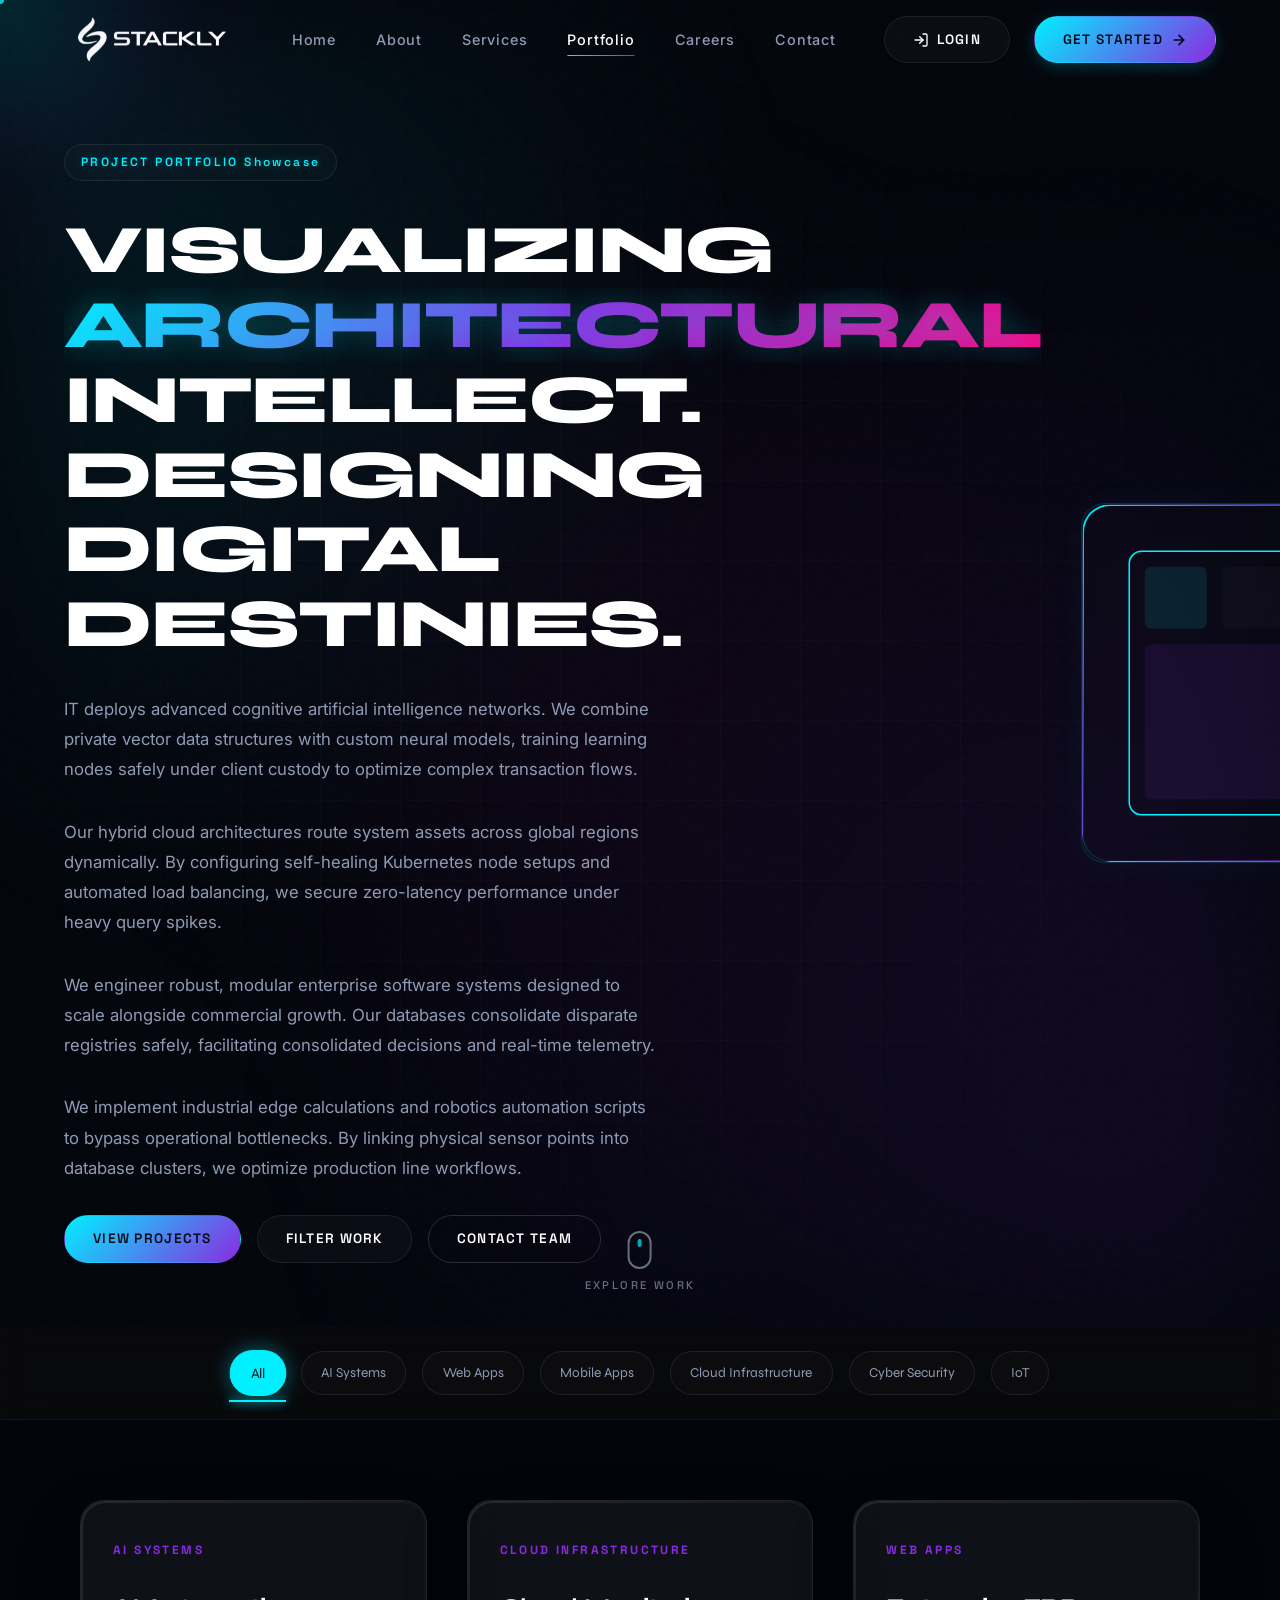
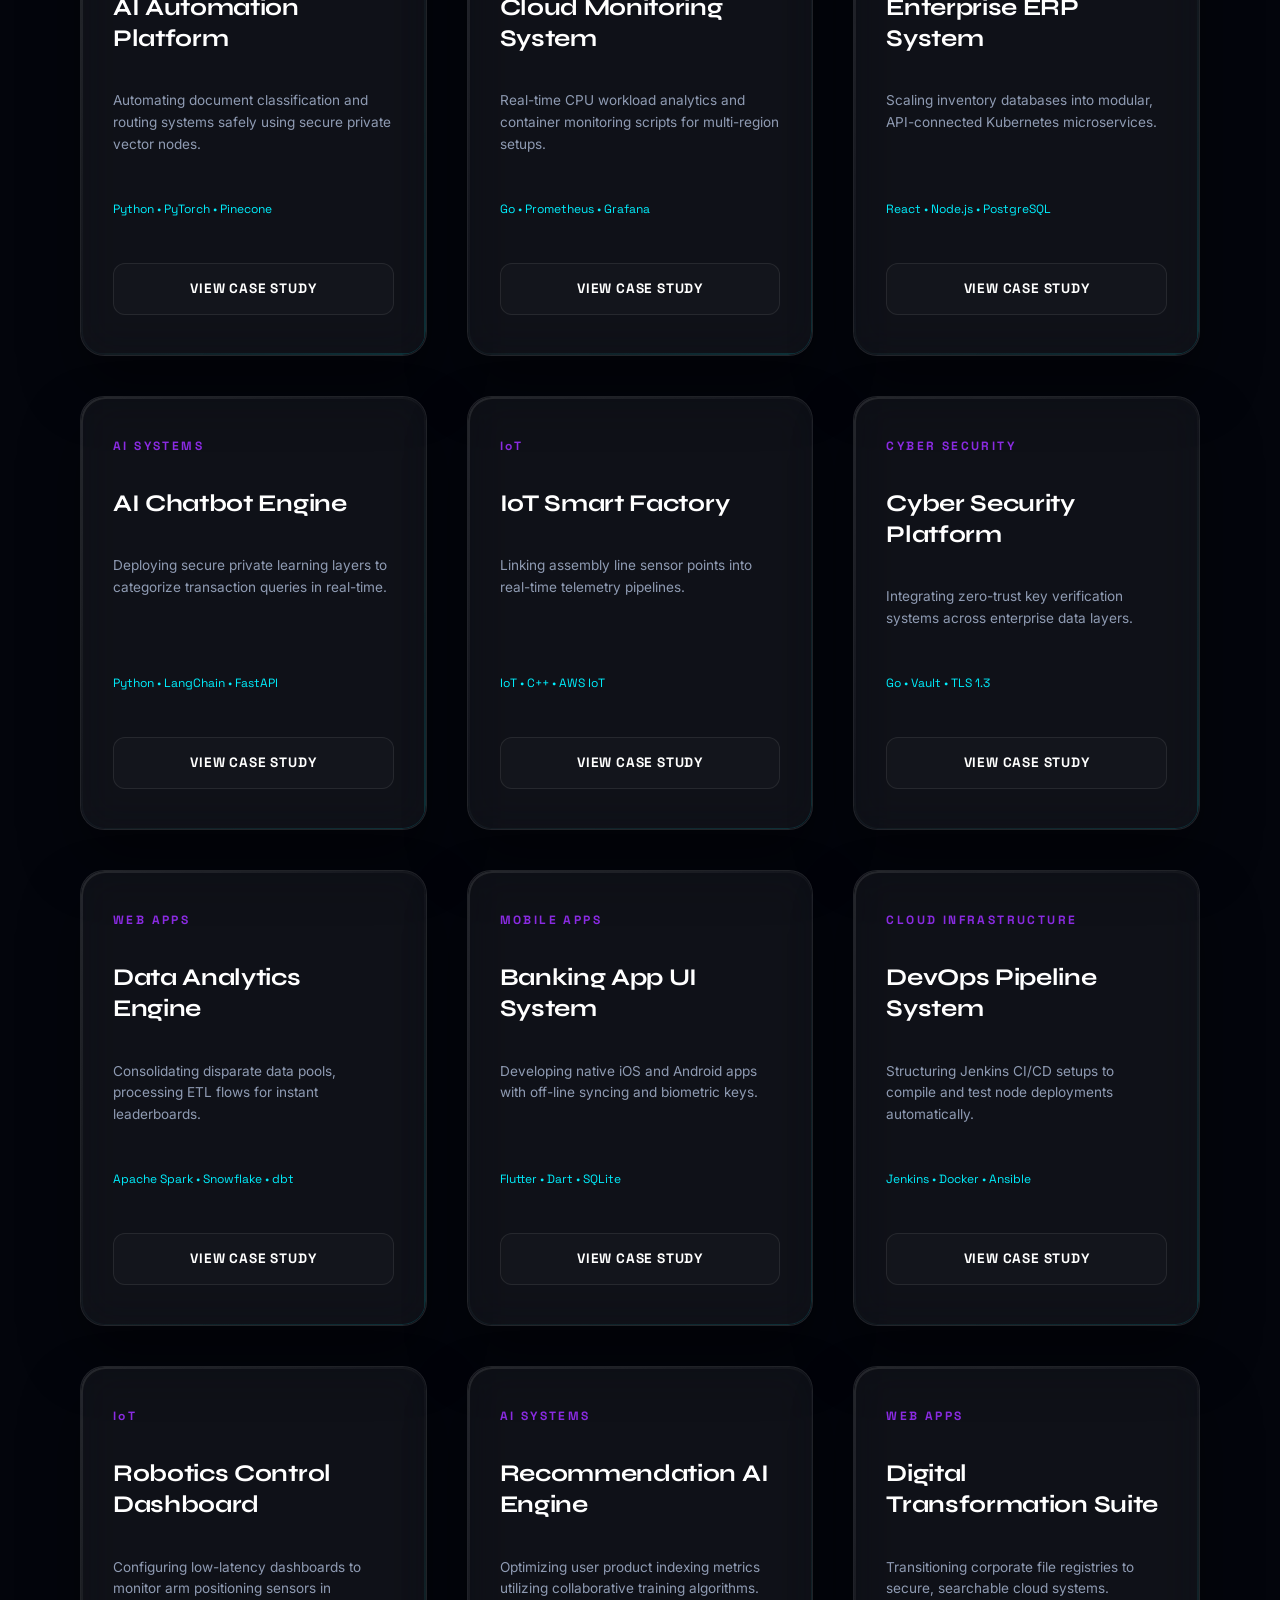
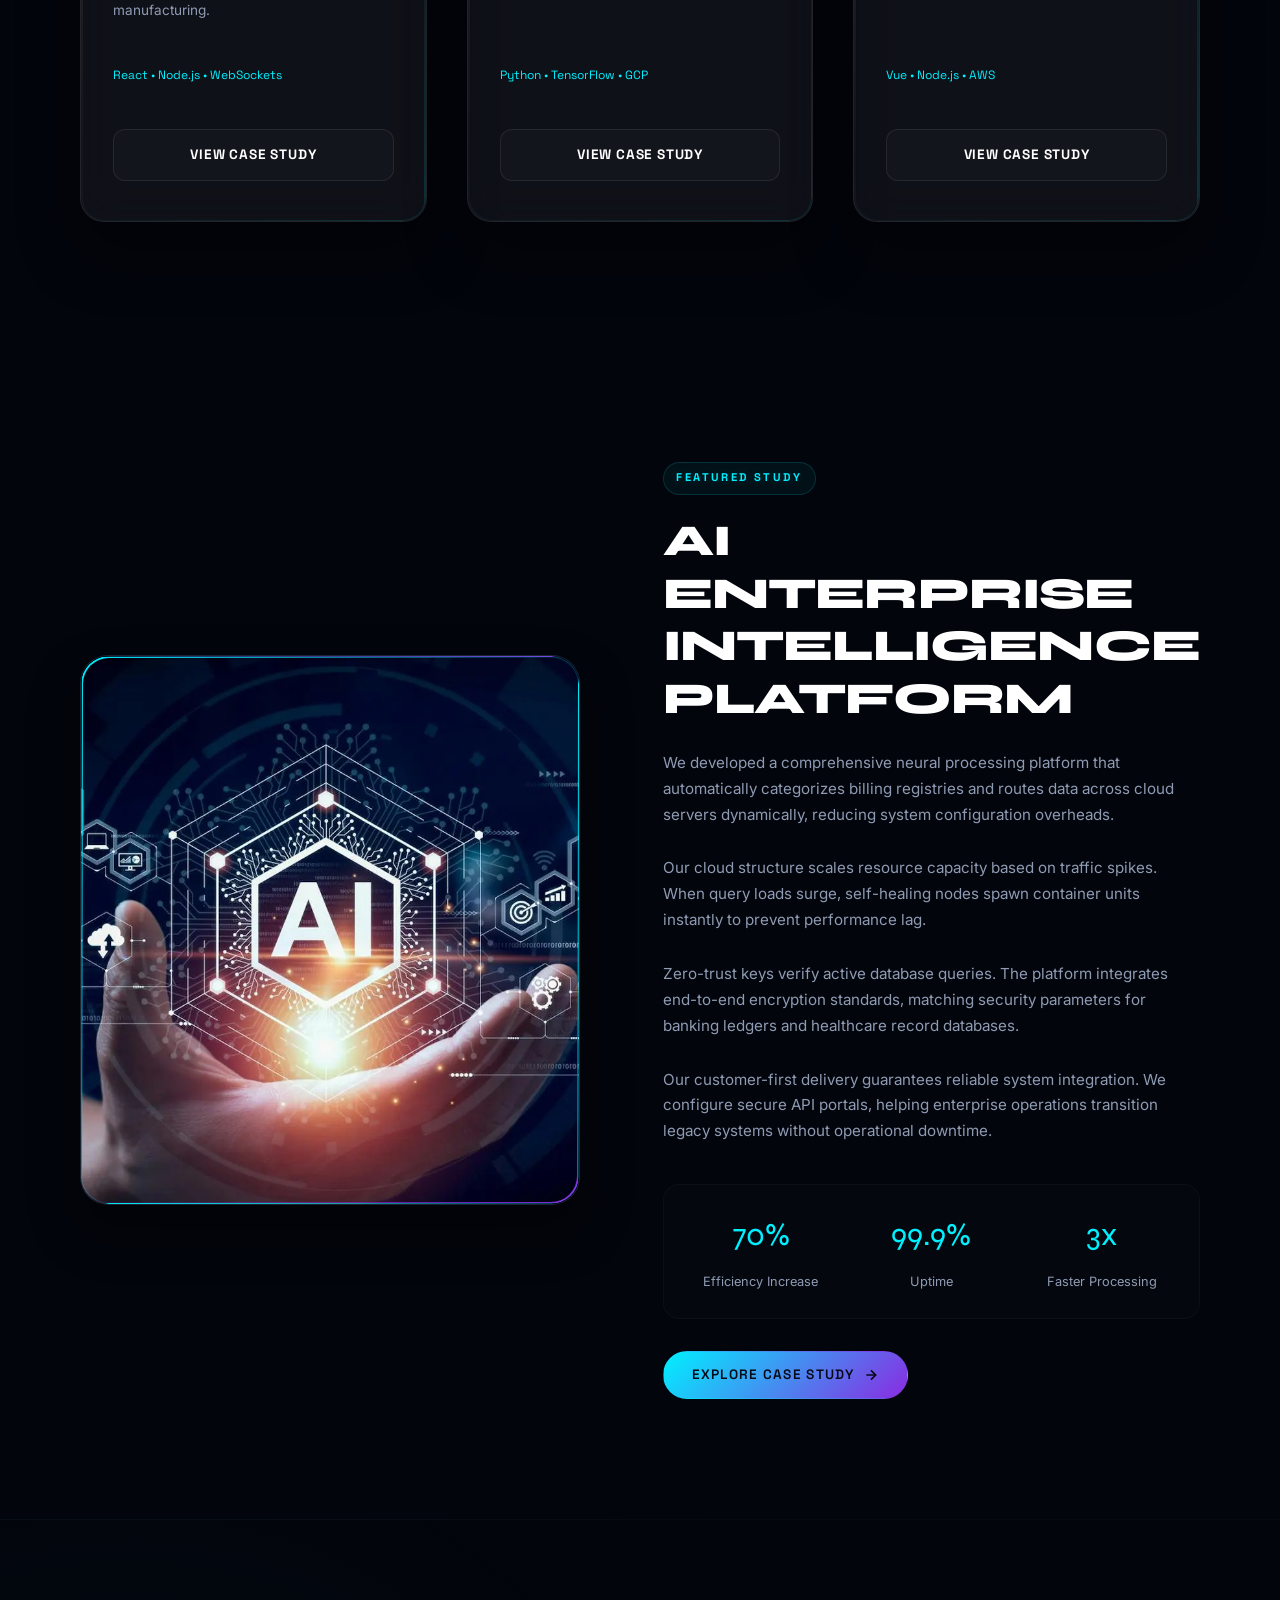
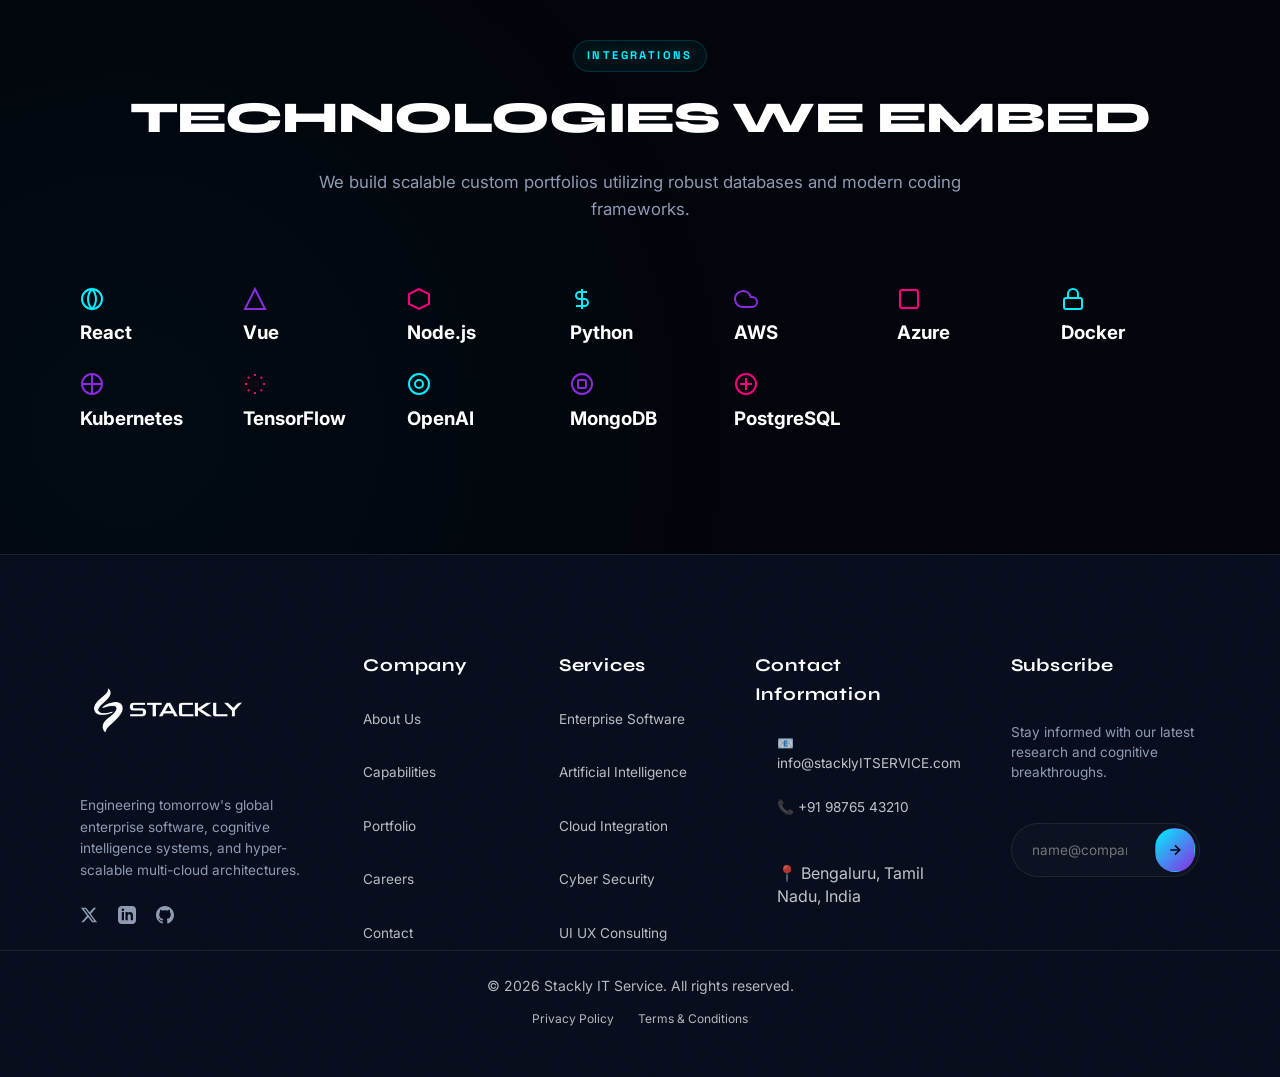
<file: portfolio.html>
<!DOCTYPE html>
<html lang="en">

<head>
    <meta charset="UTF-8">
    <meta name="viewport" content="width=device-width, initial-scale=1.0">
    <title>Portfolio </title>

    <!-- Meta Tags for SEO -->
    <meta name="description"
        content="Explore the ANTIGRAVITY portfolio. Inspect our high-performance AI implementations, cloud infrastructure orchestrations, secure software platforms, and robotics automation projects.">
    <meta name="keywords"
        content="Enterprise Technology Portfolio, AI Systems Projects, Custom Web Apps, Mobile Development Showcase, Cyber Security Implementations, DevOps Pipeline Projects">
    <meta name="author" content="ANTIGRAVITY Group">

    <!-- Fonts -->
    <link rel="preconnect" href="https://fonts.googleapis.com">
    <link rel="preconnect" href="https://fonts.gstatic.com" crossorigin>
    <link
        href="https://fonts.googleapis.com/css2?family=Inter:wght@300;400;500;600;700&family=Syne:wght@500;700;800&family=Space+Grotesk:wght@400;500;700&display=swap"
        rel="stylesheet">

    <!-- Stylesheets -->
    <link rel="stylesheet" href="style.css">
</head>

<body class="loading portfolio-page">

    <!-- Custom Cursor & Background Glow Spotlights -->
    <div class="cursor-glow" id="cursorGlow"></div>
    <div class="custom-cursor" id="customCursor"></div>

    <!-- PREMIUM LOADER -->
    <div id="loader" class="loader-container">
        <div class="loader-aurora"></div>
        <div class="loader-noise"></div>
        <div class="loader-particles" id="loaderParticles"></div>

        <div class="loader-content">
            <div class="loader-ring-wrapper">
                <div class="loader-glow-ring"></div>
                <svg class="loader-logo" viewBox="0 0 100 100" fill="none" xmlns="http://www.w3.org/2000/svg">
                    <path d="M50 15L85 75H15L50 15Z" stroke="url(#logoGlow)" stroke-width="4" stroke-linejoin="round" />
                    <path d="M50 35L70 70H30L50 35Z" fill="url(#logoFill)" />
                    <circle cx="50" cy="50" r="8" fill="#00f0ff" class="logo-core" />
                    <defs>
                        <linearGradient id="logoGlow" x1="15" y1="15" x2="85" y2="75" gradientUnits="userSpaceOnUse">
                            <stop offset="0%" stop-color="#00f0ff" />
                            <stop offset="50%" stop-color="#8a2be2" />
                            <stop offset="100%" stop-color="#ff007f" />
                        </linearGradient>
                        <linearGradient id="logoFill" x1="30" y1="35" x2="70" y2="70" gradientUnits="userSpaceOnUse">
                            <stop offset="0%" stop-color="rgba(0, 240, 255, 0.4)" />
                            <stop offset="100%" stop-color="rgba(138, 43, 226, 0.1)" />
                        </linearGradient>
                    </defs>
                </svg>
            </div>

            <h2 class="loader-title">IT SERVICE</h2>
            <div class="loader-progress-container">
                <div class="loader-progress-bar" id="progressBar"></div>
            </div>
            <div class="loader-stats">
                <span class="loader-percentage" id="loaderPercentage">0%</span>
                <span class="loader-status-text" id="loaderStatusText">Loading Experience...</span>
            </div>
        </div>
    </div>

    <!-- PREMIUM NAVBAR -->
    <header class="navbar" id="mainNavbar">
        <div class="navbar-container">
            <a href="index.html" class="logo-link">
                <img src="assets/logo.webp" alt="IT Logo" class="site-logo">
            </a>
            </a>

            <nav class="nav-menu">
                <ul class="nav-list">
                    <li class="nav-item"><a href="index.html" class="nav-link">Home</a></li>
                    <li class="nav-item"><a href="about.html" class="nav-link">About</a></li>
                    <li class="nav-item"><a href="services.html" class="nav-link">Services</a></li>
                    <li class="nav-item"><a href="portfolio.html" class="nav-link active">Portfolio</a></li>
                    <li class="nav-item"><a href="careers.html" class="nav-link">Careers</a></li>
                    <li class="nav-item"><a href="contact.html" class="nav-link">Contact</a></li>
                </ul>
            </nav>

            <div class="nav-actions">
                <a href="javascript:void(0)" class="btn btn-login btn-magnetic" onclick="openAuth()">
                    <span class="btn-ripple-container"></span>
                    <span class="btn-inner">
                        <svg class="icon-login" width="16" height="16" viewBox="0 0 24 24" fill="none"
                            stroke="currentColor" stroke-width="2" stroke-linecap="round" stroke-linejoin="round">
                            <path d="M15 3h4a2 2 0 0 1 2 2v14a2 2 0 0 1-2 2h-4" />
                            <polyline points="10 17 15 12 10 7" />
                            <line x1="15" y1="12" x2="3" y2="12" />
                        </svg>
                        LOGIN
                    </span>
                </a>
                <a href="contact.html" class="btn btn-started btn-magnetic">
                    <span class="btn-ripple-container"></span>
                    <span class="btn-inner">
                        GET STARTED
                        <svg class="icon-arrow" width="16" height="16" viewBox="0 0 24 24" fill="none"
                            stroke="currentColor" stroke-width="2.5" stroke-linecap="round" stroke-linejoin="round">
                            <line x1="5" y1="12" x2="19" y2="12" />
                            <polyline points="12 5 19 12 12 19" />
                        </svg>
                    </span>
                </a>
            </div>

            <button class="hamburger-btn" id="mobileMenuToggle" aria-label="Toggle Menu">
                <span class="hamburger-line"></span>
                <span class="hamburger-line"></span>
                <span class="hamburger-line"></span>
            </button>
        </div>
    </header>

    <!-- MOBILE OVERLAY MENU -->
    <div class="mobile-overlay" id="mobileOverlay">
        <div class="mobile-overlay-noise"></div>
        <div class="mobile-overlay-container" id="mobileSidebar">
            <div class="mobile-sidebar-header">
                <div class="mobile-logo-wrapper">
                    <a href="index.html" class="logo-link">
                        <img src="assets/logo.webp" alt="IT Logo" class="site-logo">
                    </a>
                </div>
                <button class="close-sidebar-btn" id="closeSidebar" aria-label="Close Menu">
                    <svg width="24" height="24" viewBox="0 0 24 24" fill="none" stroke="currentColor" stroke-width="2">
                        <line x1="18" y1="6" x2="6" y2="18"></line>
                        <line x1="6" y1="6" x2="18" y2="18"></line>
                    </svg>
                </button>
            </div>
            <nav class="mobile-nav">
                <ul class="mobile-list">
                    <li class="mobile-item"><a href="index.html" class="mobile-link">Home</a></li>
                    <li class="mobile-item"><a href="about.html" class="mobile-link">About</a></li>
                    <li class="mobile-item"><a href="services.html" class="mobile-link">Services</a></li>
                    <li class="mobile-item"><a href="portfolio.html" class="mobile-link active">Portfolio</a></li>
                    <li class="mobile-item"><a href="careers.html" class="mobile-link">Careers</a></li>
                    <li class="mobile-item"><a href="contact.html" class="mobile-link">Contact</a></li>
                    <li class="mobile-item"><a href="javascript:void(0)" class="mobile-link"
                            onclick="openAuthMobile(event)">Login</a></li>
                </ul>
            </nav>
            <div class="mobile-actions">
                <a href="javascript:void(0)" class="btn btn-login btn-magnetic" onclick="openAuth()">
                    <span class="btn-inner">
                        <svg class="icon-login" width="18" height="18" viewBox="0 0 24 24" fill="none"
                            stroke="currentColor" stroke-width="2" stroke-linecap="round" stroke-linejoin="round">
                            <path d="M15 3h4a2 2 0 0 1 2 2v14a2 2 0 0 1-2 2h-4" />
                            <polyline points="10 17 15 12 10 7" />
                            <line x1="15" y1="12" x2="3" y2="12" />
                        </svg>
                        LOGIN
                    </span>
                </a>
                <a href="contact.html" class="btn btn-started btn-magnetic">
                    <span class="btn-inner">
                        GET STARTED
                        <svg class="icon-arrow" width="18" height="18" viewBox="0 0 24 24" fill="none"
                            stroke="currentColor" stroke-width="2.5" stroke-linecap="round" stroke-linejoin="round">
                            <line x1="5" y1="12" x2="19" y2="12" />
                            <polyline points="12 5 19 12 12 19" />
                        </svg>
                    </span>
                </a>
            </div>
             
             <!-- CONTACT INFO SECTION -->
             <div class="mobile-contact-info">
                 <span class="mobile-contact-title">Contact Information</span>
                 <a href="tel:+919676778900" class="mobile-contact-link">
                     <svg class="mobile-contact-icon" viewBox="0 0 24 24" fill="none" stroke="currentColor" stroke-width="2" stroke-linecap="round" stroke-linejoin="round">
                         <path d="M22 16.92v3a2 2 0 0 1-2.18 2 19.79 19.79 0 0 1-8.63-3.07 19.5 19.5 0 0 1-6-6 19.79 19.79 0 0 1-3.07-8.67A2 2 0 0 1 4.11 2h3a2 2 0 0 1 2 1.72 12.84 12.84 0 0 0 .7 2.81 2 2 0 0 1-.45 2.11L8.09 9.91a16 16 0 0 0 6 6l1.27-1.27a2 2 0 0 1 2.11-.45 12.84 12.84 0 0 0 2.81.7A2 2 0 0 1 22 16.92z"></path>
                     </svg>
                     +91 96767 78900
                 </a>
             </div>
         </div>
     </div>


    <!-- PORTFOLIO HERO -->
    <main class="hero-section" id="heroSection">
        <div class="hero-aurora-bg"></div>
        <div class="hero-grid-lines"></div>
        <div class="hero-glow-spotlight" id="heroSpotlight"></div>
        <div class="hero-noise-texture"></div>

        <div class="hero-container">
            <div class="hero-left">
                <span class="hero-badge">PROJECT PORTFOLIO Showcase</span>
                <h1 class="hero-heading">
                    <span class="word-wrapper"><span class="word">VISUALIZING</span></span>
                    <span class="word-wrapper"><span class="word-glow">ARCHITECTURAL</span></span>
                    <span class="word-wrapper"><span class="word">INTELLECT.</span></span>
                    <span class="word-wrapper"><span class="word">DESIGNING</span></span>
                    <span class="word-wrapper"><span class="word">DIGITAL</span></span>
                    <span class="word-wrapper"><span class="word">DESTINIES.</span></span>
                </h1>

                <p class="hero-subheading">
                    IT deploys advanced cognitive artificial intelligence networks. We combine private vector
                    data structures with custom neural models, training learning nodes safely under client custody to
                    optimize complex transaction flows.
                </p>
                <p class="hero-subheading">
                    Our hybrid cloud architectures route system assets across global regions dynamically. By configuring
                    self-healing Kubernetes node setups and automated load balancing, we secure zero-latency performance
                    under heavy query spikes.
                </p>
                <p class="hero-subheading">
                    We engineer robust, modular enterprise software systems designed to scale alongside commercial
                    growth. Our databases consolidate disparate registries safely, facilitating consolidated decisions
                    and real-time telemetry.
                </p>
                <p class="hero-subheading">
                    We implement industrial edge calculations and robotics automation scripts to bypass operational
                    bottlenecks. By linking physical sensor points into database clusters, we optimize production line
                    workflows.
                </p>

                <div class="hero-button-group">
                    <a href="404.html" class="btn btn-primary btn-magnetic">
                        <span class="btn-ripple-container"></span>
                        <span class="btn-inner">VIEW PROJECTS</span>
                    </a>
                    <a href="404.html" class="btn btn-secondary btn-magnetic">
                        <span class="btn-ripple-container"></span>
                        <span class="btn-inner">FILTER WORK</span>
                    </a>
                    <a href="404.html" class="btn btn-outline btn-magnetic">
                        <span class="btn-ripple-container"></span>
                        <span class="btn-inner">CONTACT TEAM</span>
                    </a>
                </div>
            </div>

            <div class="hero-right">
                <div class="hero-graphic-wrapper" id="parallaxContainer">
                    <div class="hero-main-card holographic-card">
                        <div class="card-glow-border"></div>
                        <div class="card-reflection"></div>

                        <div class="hero-core-graphic">
                            <!-- SVG representing AI dashboard UI / control panel -->
                            <svg viewBox="0 0 400 400" fill="none" xmlns="http://www.w3.org/2000/svg"
                                class="quantum-node-svg">
                                <rect x="30" y="30" width="340" height="340" rx="16" stroke="url(#heroPortGrad)"
                                    stroke-width="2" />
                                <rect x="50" y="50" width="80" height="80" rx="8" fill="rgba(0, 240, 255, 0.1)" />
                                <rect x="150" y="50" width="200" height="80" rx="8" fill="rgba(255, 255, 255, 0.02)" />
                                <rect x="50" y="150" width="200" height="200" rx="8" fill="rgba(138, 43, 226, 0.1)" />
                                <rect x="270" y="150" width="80" height="200" rx="8" fill="rgba(255, 0, 127, 0.1)" />
                                <defs>
                                    <linearGradient id="heroPortGrad" x1="30" y1="30" x2="370" y2="370">
                                        <stop offset="0%" stop-color="#00f0ff" />
                                        <stop offset="100%" stop-color="#8a2be2" />
                                    </linearGradient>
                                </defs>
                            </svg>
                        </div>
                    </div>
                </div>
            </div>
        </div>

        <div class="scroll-indicator">
            <div class="mouse-icon">
                <span class="mouse-wheel"></span>
            </div>
            <span class="scroll-text">EXPLORE WORK</span>
        </div>
    </main>

    <!-- FILTER BAR SECTION -->
    <div class="filter-bar-section" id="portfolioFilterBar">
        <div class="section-container">
            <div class="filter-wrapper">
                <ul class="filter-list">
                    <li><button class="filter-btn active" data-filter="all">All</button></li>
                    <li><button class="filter-btn" data-filter="ai-systems">AI Systems</button></li>
                    <li><button class="filter-btn" data-filter="web-apps">Web Apps</button></li>
                    <li><button class="filter-btn" data-filter="mobile-apps">Mobile Apps</button></li>
                    <li><button class="filter-btn" data-filter="cloud-infrastructure">Cloud Infrastructure</button></li>
                    <li><button class="filter-btn" data-filter="cyber-security">Cyber Security</button></li>
                    <li><button class="filter-btn" data-filter="iot">IoT</button></li>
                </ul>
                <div class="filter-underline" id="filterUnderline"></div>
            </div>
        </div>
    </div>

    <!-- PROJECT GRID SECTION -->
    <section class="portfolio-grid-section section-padding" id="portfolioGridSection">
        <div class="section-container">
            <div class="portfolio-grid" id="portfolioGrid">

                <!-- 01 AI Automation Platform -->
                <div class="project-card reveal-on-scroll" data-category="ai-systems">
                    <div class="project-gradient-bg bg-proj-1"></div>
                    <div class="project-card-content">
                        <span class="project-category">AI SYSTEMS</span>
                        <h3>AI Automation Platform</h3>
                        <p class="project-challenge">Automating document classification and routing systems safely using
                            secure private vector nodes.</p>
                        <span class="project-tags">Python • PyTorch • Pinecone</span>
                        <a href="404.html" class="btn btn-outline btn-magnetic read-more-btn"><span
                                class="btn-inner">View Case
                                Study</span></a>
                    </div>
                </div>

                <!-- 02 Cloud Monitoring System -->
                <div class="project-card reveal-on-scroll" data-category="cloud-infrastructure">
                    <div class="project-gradient-bg bg-proj-2"></div>
                    <div class="project-card-content">
                        <span class="project-category">CLOUD INFRASTRUCTURE</span>
                        <h3>Cloud Monitoring System</h3>
                        <p class="project-challenge">Real-time CPU workload analytics and container monitoring scripts
                            for multi-region setups.</p>
                        <span class="project-tags">Go • Prometheus • Grafana</span>
                        <a href="404.html" class="btn btn-outline btn-magnetic read-more-btn"><span
                                class="btn-inner">View Case
                                Study</span></a>
                    </div>
                </div>

                <!-- 03 Enterprise ERP System -->
                <div class="project-card reveal-on-scroll" data-category="web-apps">
                    <div class="project-gradient-bg bg-proj-3"></div>
                    <div class="project-card-content">
                        <span class="project-category">WEB APPS</span>
                        <h3>Enterprise ERP System</h3>
                        <p class="project-challenge">Scaling inventory databases into modular, API-connected Kubernetes
                            microservices.</p>
                        <span class="project-tags">React • Node.js • PostgreSQL</span>
                        <a href="404.html" class="btn btn-outline btn-magnetic read-more-btn"><span
                                class="btn-inner">View Case
                                Study</span></a>
                    </div>
                </div>

                <!-- 04 AI Chatbot Engine -->
                <div class="project-card reveal-on-scroll" data-category="ai-systems">
                    <div class="project-gradient-bg bg-proj-4"></div>
                    <div class="project-card-content">
                        <span class="project-category">AI SYSTEMS</span>
                        <h3>AI Chatbot Engine</h3>
                        <p class="project-challenge">Deploying secure private learning layers to categorize transaction
                            queries in real-time.</p>
                        <span class="project-tags">Python • LangChain • FastAPI</span>
                        <a href="404.html" class="btn btn-outline btn-magnetic read-more-btn"><span
                                class="btn-inner">View Case
                                Study</span></a>
                    </div>
                </div>

                <!-- 05 IoT Smart Factory -->
                <div class="project-card reveal-on-scroll" data-category="iot">
                    <div class="project-gradient-bg bg-proj-5"></div>
                    <div class="project-card-content">
                        <span class="project-category">IoT</span>
                        <h3>IoT Smart Factory</h3>
                        <p class="project-challenge">Linking assembly line sensor points into real-time telemetry
                            pipelines.</p>
                        <span class="project-tags">IoT • C++ • AWS IoT</span>
                        <a href="404.html" class="btn btn-outline btn-magnetic read-more-btn"><span
                                class="btn-inner">View Case
                                Study</span></a>
                    </div>
                </div>

                <!-- 06 Cyber Security Platform -->
                <div class="project-card reveal-on-scroll" data-category="cyber-security">
                    <div class="project-gradient-bg bg-proj-6"></div>
                    <div class="project-card-content">
                        <span class="project-category">CYBER SECURITY</span>
                        <h3>Cyber Security Platform</h3>
                        <p class="project-challenge">Integrating zero-trust key verification systems across enterprise
                            data layers.</p>
                        <span class="project-tags">Go • Vault • TLS 1.3</span>
                        <a href="404.html" class="btn btn-outline btn-magnetic read-more-btn"><span
                                class="btn-inner">View Case
                                Study</span></a>
                    </div>
                </div>

                <!-- 07 Data Analytics Engine -->
                <div class="project-card reveal-on-scroll" data-category="web-apps">
                    <div class="project-gradient-bg bg-proj-1"></div>
                    <div class="project-card-content">
                        <span class="project-category">WEB APPS</span>
                        <h3>Data Analytics Engine</h3>
                        <p class="project-challenge">Consolidating disparate data pools, processing ETL flows for
                            instant leaderboards.</p>
                        <span class="project-tags">Apache Spark • Snowflake • dbt</span>
                        <a href="404.html" class="btn btn-outline btn-magnetic read-more-btn"><span
                                class="btn-inner">View Case
                                Study</span></a>
                    </div>
                </div>

                <!-- 08 Banking App UI System -->
                <div class="project-card reveal-on-scroll" data-category="mobile-apps">
                    <div class="project-gradient-bg bg-proj-2"></div>
                    <div class="project-card-content">
                        <span class="project-category">MOBILE APPS</span>
                        <h3>Banking App UI System</h3>
                        <p class="project-challenge">Developing native iOS and Android apps with off-line syncing and
                            biometric keys.</p>
                        <span class="project-tags">Flutter • Dart • SQLite</span>
                        <a href="404.html" class="btn btn-outline btn-magnetic read-more-btn"><span
                                class="btn-inner">View Case
                                Study</span></a>
                    </div>
                </div>

                <!-- 09 DevOps Pipeline System -->
                <div class="project-card reveal-on-scroll" data-category="cloud-infrastructure">
                    <div class="project-gradient-bg bg-proj-3"></div>
                    <div class="project-card-content">
                        <span class="project-category">CLOUD INFRASTRUCTURE</span>
                        <h3>DevOps Pipeline System</h3>
                        <p class="project-challenge">Structuring Jenkins CI/CD setups to compile and test node
                            deployments automatically.</p>
                        <span class="project-tags">Jenkins • Docker • Ansible</span>
                        <a href="404.html" class="btn btn-outline btn-magnetic read-more-btn"><span
                                class="btn-inner">View Case
                                Study</span></a>
                    </div>
                </div>

                <!-- 10 Robotics Control Dashboard -->
                <div class="project-card reveal-on-scroll" data-category="iot">
                    <div class="project-gradient-bg bg-proj-4"></div>
                    <div class="project-card-content">
                        <span class="project-category">IoT</span>
                        <h3>Robotics Control Dashboard</h3>
                        <p class="project-challenge">Configuring low-latency dashboards to monitor arm positioning
                            sensors in manufacturing.</p>
                        <span class="project-tags">React • Node.js • WebSockets</span>
                        <a href="404.html" class="btn btn-outline btn-magnetic read-more-btn"><span
                                class="btn-inner">View Case
                                Study</span></a>
                    </div>
                </div>

                <!-- 11 Recommendation AI Engine -->
                <div class="project-card reveal-on-scroll" data-category="ai-systems">
                    <div class="project-gradient-bg bg-proj-5"></div>
                    <div class="project-card-content">
                        <span class="project-category">AI SYSTEMS</span>
                        <h3>Recommendation AI Engine</h3>
                        <p class="project-challenge">Optimizing user product indexing metrics utilizing collaborative
                            training algorithms.</p>
                        <span class="project-tags">Python • TensorFlow • GCP</span>
                        <a href="404.html" class="btn btn-outline btn-magnetic read-more-btn"><span
                                class="btn-inner">View Case
                                Study</span></a>
                    </div>
                </div>

                <!-- 12 Digital Transformation Suite -->
                <div class="project-card reveal-on-scroll" data-category="web-apps">
                    <div class="project-gradient-bg bg-proj-6"></div>
                    <div class="project-card-content">
                        <span class="project-category">WEB APPS</span>
                        <h3>Digital Transformation Suite</h3>
                        <p class="project-challenge">Transitioning corporate file registries to secure, searchable cloud
                            systems.</p>
                        <span class="project-tags">Vue • Node.js • AWS</span>
                        <a href="404.html" class="btn btn-outline btn-magnetic read-more-btn"><span
                                class="btn-inner">View Case
                                Study</span></a>
                    </div>
                </div>

            </div>
        </div>
    </section>

    <!-- FEATURED CASE STUDY SECTION -->
    <section class="featured-case-section section-padding reveal-on-scroll">
        <div class="section-container grid-two-col">
            <!-- Left: Cinematic Image -->
            <div class="lab-left">
                <div class="about-image-card">
                    <div class="card-glow-border"></div>
                    <img src="assets/portfolio.webp" alt="Digital Transformation" class="about-image">
                </div>
            </div>

            <!-- Right: Content -->
            <div class="lab-right">
                <span class="section-badge">FEATURED STUDY</span>
                <h2 class="section-title">AI ENTERPRISE INTELLIGENCE PLATFORM</h2>
                <div class="about-content-wrapper">
                    <p class="about-paragraph">
                        We developed a comprehensive neural processing platform that automatically categorizes billing
                        registries and routes data across cloud servers dynamically, reducing system configuration
                        overheads.
                    </p>
                    <p class="about-paragraph">
                        Our cloud structure scales resource capacity based on traffic spikes. When query loads surge,
                        self-healing nodes spawn container units instantly to prevent performance lag.
                    </p>
                    <p class="about-paragraph">
                        Zero-trust keys verify active database queries. The platform integrates end-to-end encryption
                        standards, matching security parameters for banking ledgers and healthcare record databases.
                    </p>
                    <p class="about-paragraph">
                        Our customer-first delivery guarantees reliable system integration. We configure secure API
                        portals, helping enterprise operations transition legacy systems without operational downtime.
                    </p>
                </div>

                <!-- Metrics Grid -->
                <div class="portfolio-metrics-grid">
                    <div class="metric-column">
                        <span class="metric-val">70%</span>
                        <span class="metric-label">Efficiency Increase</span>
                    </div>
                    <div class="metric-column">
                        <span class="metric-val">99.9%</span>
                        <span class="metric-label">Uptime</span>
                    </div>
                    <div class="metric-column">
                        <span class="metric-val">3x</span>
                        <span class="metric-label">Faster Processing</span>
                    </div>
                </div>

                <a href="404.html" class="btn btn-primary btn-magnetic">
                    <span class="btn-ripple-container"></span>
                    <span class="btn-inner">
                        EXPLORE CASE STUDY
                        <svg class="icon-arrow" width="16" height="16" viewBox="0 0 24 24" fill="none"
                            stroke="currentColor" stroke-width="2.5">
                            <line x1="5" y1="12" x2="19" y2="12" />
                            <polyline points="12 5 19 12 12 19" />
                        </svg>
                    </span>
                </a>
            </div>
        </div>
    </section>

    <!-- TECHNOLOGIES SECTION -->
    <section class="tech-stack-section section-padding reveal-on-scroll">
        <div class="section-container">
            <div class="section-header-center">
                <span class="section-badge">INTEGRATIONS</span>
                <h2 class="section-title">TECHNOLOGIES WE EMBED</h2>
                <p class="section-subtitle">We build scalable custom portfolios utilizing robust databases and modern
                    coding frameworks.</p>
            </div>

            <div class="tech-stack-grid">
                <!-- React -->
                <div class="tech-badge btn-magnetic">
                    <span class="tech-icon">
                        <svg width="24" height="24" viewBox="0 0 24 24" fill="none" stroke="#00f0ff" stroke-width="2">
                            <circle cx="12" cy="12" r="10" />
                            <path
                                d="M12 2a15.3 15.3 0 0 1 4 10 15.3 15.3 0 0 1-4 10 15.3 15.3 0 0 1-4-10 15.3 15.3 0 0 1 4-10z" />
                        </svg>
                    </span>
                    <h3>React</h3>
                </div>
                <!-- Vue -->
                <div class="tech-badge btn-magnetic">
                    <span class="tech-icon">
                        <svg width="24" height="24" viewBox="0 0 24 24" fill="none" stroke="#8a2be2" stroke-width="2">
                            <path d="M12 2L2 22h20L12 2z" />
                        </svg>
                    </span>
                    <h3>Vue</h3>
                </div>
                <!-- Node -->
                <div class="tech-badge btn-magnetic">
                    <span class="tech-icon">
                        <svg width="24" height="24" viewBox="0 0 24 24" fill="none" stroke="#ff007f" stroke-width="2">
                            <path d="M12 2L2 7v10l10 5 10-5V7L12 2z" />
                        </svg>
                    </span>
                    <h3>Node.js</h3>
                </div>
                <!-- Python -->
                <div class="tech-badge btn-magnetic">
                    <span class="tech-icon">
                        <svg width="24" height="24" viewBox="0 0 24 24" fill="none" stroke="#00f0ff" stroke-width="2">
                            <path d="M12 2v20M17 5H9.5a3.5 3.5 0 0 0 0 7h5a3.5 3.5 0 0 1 0 7H6" />
                        </svg>
                    </span>
                    <h3>Python</h3>
                </div>
                <!-- AWS -->
                <div class="tech-badge btn-magnetic">
                    <span class="tech-icon">
                        <svg width="24" height="24" viewBox="0 0 24 24" fill="none" stroke="#8a2be2" stroke-width="2">
                            <path d="M18 10h-1.26A8 8 0 1 0 9 20h9a5 5 0 0 0 0-10z" />
                        </svg>
                    </span>
                    <h3>AWS</h3>
                </div>
                <!-- Azure -->
                <div class="tech-badge btn-magnetic">
                    <span class="tech-icon">
                        <svg width="24" height="24" viewBox="0 0 24 24" fill="none" stroke="#ff007f" stroke-width="2">
                            <rect x="3" y="3" width="18" height="18" rx="2" ry="2" />
                        </svg>
                    </span>
                    <h3>Azure</h3>
                </div>
                <!-- Docker -->
                <div class="tech-badge btn-magnetic">
                    <span class="tech-icon">
                        <svg width="24" height="24" viewBox="0 0 24 24" fill="none" stroke="#00f0ff" stroke-width="2">
                            <rect x="3" y="11" width="18" height="11" rx="2" ry="2" />
                            <path d="M7 11V7a5 5 0 0 1 10 0v4" />
                        </svg>
                    </span>
                    <h3>Docker</h3>
                </div>
                <!-- Kubernetes -->
                <div class="tech-badge btn-magnetic">
                    <span class="tech-icon">
                        <svg width="24" height="24" viewBox="0 0 24 24" fill="none" stroke="#8a2be2" stroke-width="2">
                            <circle cx="12" cy="12" r="10" />
                            <path d="M12 2v20M2 12h20" />
                        </svg>
                    </span>
                    <h3>Kubernetes</h3>
                </div>
                <!-- TensorFlow -->
                <div class="tech-badge btn-magnetic">
                    <span class="tech-icon">
                        <svg width="24" height="24" viewBox="0 0 24 24" fill="none" stroke="#ff007f" stroke-width="2">
                            <path
                                d="M12 2v2M12 20v2M4.93 4.93l1.41 1.41M17.66 17.66l1.41 1.41M2 12h2M20 12h2M6.34 17.66l-1.41 1.41M19.07 4.93l-1.41 1.41" />
                        </svg>
                    </span>
                    <h3>TensorFlow</h3>
                </div>
                <!-- OpenAI -->
                <div class="tech-badge btn-magnetic">
                    <span class="tech-icon">
                        <svg width="24" height="24" viewBox="0 0 24 24" fill="none" stroke="#00f0ff" stroke-width="2">
                            <circle cx="12" cy="12" r="10" />
                            <circle cx="12" cy="12" r="4" />
                        </svg>
                    </span>
                    <h3>OpenAI</h3>
                </div>
                <!-- MongoDB -->
                <div class="tech-badge btn-magnetic">
                    <span class="tech-icon">
                        <svg width="24" height="24" viewBox="0 0 24 24" fill="none" stroke="#8a2be2" stroke-width="2">
                            <circle cx="12" cy="12" r="10" />
                            <rect x="8" y="8" width="8" height="8" rx="1" />
                        </svg>
                    </span>
                    <h3>MongoDB</h3>
                </div>
                <!-- PostgreSQL -->
                <div class="tech-badge btn-magnetic">
                    <span class="tech-icon">
                        <svg width="24" height="24" viewBox="0 0 24 24" fill="none" stroke="#ff007f" stroke-width="2">
                            <path d="M12 22c5.523 0 10-4.477 10-10S17.523 2 12 2 2 6.477 2 12s4.477 10 10 10z" />
                            <path d="M12 6v12M6 12h12" />
                        </svg>
                    </span>
                    <h3>PostgreSQL</h3>
                </div>
            </div>
        </div>
    </section>


    <!-- 13. PREMIUM FOOTER -->
    <footer class="footer">
        <div class="footer-noise"></div>
        <div class="section-container footer-grid">
            <!-- Brand Column -->
            <div class="footer-brand-col">
                <a href="index.html" class="footer-logo-link">
                    <img src="assets/logo.webp" alt="IT Logo" class="site-logo">
                </a>
                <p class="footer-desc">
                    Engineering tomorrow's global enterprise software, cognitive intelligence systems, and
                    hyper-scalable multi-cloud architectures.
                </p>
                <!-- Social Icons -->
                <div class="footer-socials">
                    <a href="404.html" class="social-link" aria-label="Twitter">
                        <svg width="18" height="18" fill="currentColor" viewBox="0 0 24 24">
                            <path
                                d="M18.244 2.25h3.308l-7.227 8.26 8.502 11.24H16.17l-5.214-6.817L4.99 21.75H1.68l7.73-8.835L1.254 2.25H8.08l4.713 6.231zm-1.161 17.52h1.833L7.084 4.126H5.117z" />
                        </svg>
                    </a>
                    <a href="404.html" class="social-link" aria-label="LinkedIn">
                        <svg width="18" height="18" fill="currentColor" viewBox="0 0 24 24">
                            <path
                                d="M19 0h-14c-2.761 0-5 2.239-5 5v14c0 2.761 2.239 5 5 5h14c2.762 0 5-2.239 5-5v-14c0-2.761-2.238-5-5-5zm-11 19h-3v-11h3v11zm-1.5-12.268c-.966 0-1.75-.779-1.75-1.75s.784-1.75 1.75-1.75 1.75.779 1.75 1.75-.784 1.75-1.75 1.75zm13.5 12.268h-3v-5.604c0-3.368-4-3.113-4 0v5.604h-3v-11h3v1.765c1.396-2.586 7-2.777 7 2.476v6.759z" />
                        </svg>
                    </a>
                    <a href="404.html" class="social-link" aria-label="GitHub">
                        <svg width="18" height="18" fill="currentColor" viewBox="0 0 24 24">
                            <path
                                d="M12 0c-6.626 0-12 5.373-12 12 0 5.302 3.438 9.8 8.207 11.387.599.111.793-.261.793-.577v-2.234c-3.338.726-4.033-1.416-4.033-1.416-.546-1.387-1.333-1.756-1.333-1.756-1.089-.745.083-.729.083-.729 1.205.084 1.839 1.237 1.839 1.237 1.07 1.834 2.807 1.304 3.492.997.107-.775.418-1.305.762-1.604-2.665-.305-5.467-1.334-5.467-5.931 0-1.311.469-2.381 1.236-3.221-.124-.303-.535-1.524.117-3.176 0 0 1.008-.322 3.301 1.23.957-.266 1.983-.399 3.003-.404 1.02.005 2.047.138 3.006.404 2.291-1.552 3.297-1.23 3.297-1.23.653 1.653.242 2.874.118 3.176.77.84 1.235 1.911 1.235 3.221 0 4.609-2.807 5.624-5.479 5.921.43.372.823 1.102.823 2.222v3.293c0 .319.192.694.801.576 4.765-1.589 8.199-6.086 8.199-11.386 0-6.627-5.373-12-12-12z" />
                        </svg>
                    </a>
                </div>
            </div>

            <!-- Quick Links -->
            <div class="footer-links-col">
                <h4>Company</h4>
                <ul>
                    <li><a href="#">About Us</a></li>
                    <li><a href="#">Capabilities</a></li>
                    <li><a href="portfolio.html">Portfolio</a></li>
                    <li><a href="careers.html">Careers</a></li>
                    <li><a href="contact.html">Contact</a></li>
                </ul>
            </div>

            <!-- Services Links -->
            <div class="footer-links-col">
                <h4>Services</h4>
                <ul>
                    <li><a href="#">Enterprise Software</a></li>
                    <li><a href="#">Artificial Intelligence</a></li>
                    <li><a href="#">Cloud Integration</a></li>
                    <li><a href="#">Cyber Security</a></li>
                    <li><a href="#">UI UX Consulting</a></li>
                </ul>
            </div>

            <!-- Contact Information -->
            <div class="footer-links-col">
                <h4>Contact Information</h4>

                <ul class="contact-info">
                    <li>
                        <i data-lucide="mail"></i>
                        <a href="mailto:info@stacklyITSERVICE.com">
                            📧 info@stacklyITSERVICE.com
                        </a>
                    </li>

                    <li>
                        <i data-lucide="phone"></i>
                        <a href="tel:+919876543210">
                            📞 +91 98765 43210
                        </a>
                    </li>

                    <li>
                        <i data-lucide="map-pin"></i>
                        📍 Bengaluru, Tamil Nadu, India
                    </li>
                </ul>
            </div>

            <!-- Newsletter -->
            <div class="footer-news-col">
                <h4>Subscribe</h4>
                <p>Stay informed with our latest research and cognitive breakthroughs.</p>
                <form class="footer-news-form" onsubmit="event.preventDefault(); alert('Subscribed to insights.');">
                    <input type="email" class="news-input" placeholder="name@company.com" required>
                    <button type="submit" class="btn btn-primary news-btn" aria-label="Subscribe">
                        <svg width="16" height="16" viewBox="0 0 24 24" fill="none" stroke="currentColor"
                            stroke-width="2.5">
                            <line x1="5" y1="12" x2="19" y2="12" />
                            <polyline points="12 5 19 12 12 19" />
                        </svg>
                    </button>
                </form>
            </div>
        </div>

        <!-- Sub-footer -->
        <div class="sub-footer">
            <div class="section-container sub-footer-container">
                <span class="copyright">© 2026 Stackly IT Service. All rights reserved.</span>
                <div class="sub-footer-links">
                    <a href="#">Privacy Policy</a>
                    <a href="#">Terms & Conditions</a>
                </div>
            </div>
        </div>
    </footer>

    <!-- LOGIN MODAL -->
    <div class="auth-modal" id="loginModal">

        <div class="auth-box">

            <div class="auth-left">

                <span class="close" onclick="closeAuth()">&times;</span>

                <h2>Welcome Back</h2>

                <!-- LOGIN -->
                <form id="loginBox" onsubmit="event.preventDefault(); loginUser();">

                    <select id="loginRole">
                        <option value="Client">Client</option>
                        <option value="Admin">Admin</option>
                    </select>

                    <input type="email" id="loginEmail" placeholder="Email Address">

                    <div class="password-toggle-wrapper">
                        <input type="password" id="loginPassword" placeholder="Password" class="form-input">
                        <span class="password-toggle-btn" tabindex="0" aria-label="Toggle password visibility"
                            role="button">
                            <svg class="eye-icon" xmlns="http://www.w3.org/2000/svg" fill="none" viewBox="0 0 24 24"
                                stroke-width="1.5" stroke="currentColor" width="20" height="20">
                                <path stroke-linecap="round" stroke-linejoin="round"
                                    d="M2.036 12.322a1.012 1.012 0 0 1 0-.639C3.423 7.51 7.36 4.5 12 4.5c4.638 0 8.573 3.007 9.963 7.178.07.207.07.431 0 .639C20.577 16.49 16.64 19.5 12 19.5c-4.638 0-8.573-3.007-9.963-7.178Z" />
                                <path stroke-linecap="round" stroke-linejoin="round"
                                    d="M15 12a3 3 0 1 1-6 0 3 3 0 0 1 6 0Z" />
                            </svg>
                        </span>
                    </div>

                    <div class="remember-wrap">
                        <label class="remember-me">
                            <input type="checkbox" id="rememberMe">
                            <span>Remember Me</span>
                        </label>
                    </div>

                    <button type="submit">
                        Log In
                    </button>

                    <p onclick="showForgot()">
                        Forgot Password?
                    </p>

                    <p onclick="showSignup()">
                        Don't have an account? Sign Up
                    </p>

                </form>

                <!-- SIGNUP -->
                <form id="signupBox" style="display:none;" onsubmit="event.preventDefault(); signupUser();">

                    <input type="text" id="signupName" placeholder="Full Name">

                    <input type="email" id="signupEmail" placeholder="Email Address">

                    <div class="password-toggle-wrapper">
                        <input type="password" id="signupPassword" placeholder="Password" class="form-input">
                        <span class="password-toggle-btn" tabindex="0" aria-label="Toggle password visibility"
                            role="button">
                            <svg class="eye-icon" xmlns="http://www.w3.org/2000/svg" fill="none" viewBox="0 0 24 24"
                                stroke-width="1.5" stroke="currentColor" width="20" height="20">
                                <path stroke-linecap="round" stroke-linejoin="round"
                                    d="M2.036 12.322a1.012 1.012 0 0 1 0-.639C3.423 7.51 7.36 4.5 12 4.5c4.638 0 8.573 3.007 9.963 7.178.07.207.07.431 0 .639C20.577 16.49 16.64 19.5 12 19.5c-4.638 0-8.573-3.007-9.963-7.178Z" />
                                <path stroke-linecap="round" stroke-linejoin="round"
                                    d="M15 12a3 3 0 1 1-6 0 3 3 0 0 1 6 0Z" />
                            </svg>
                        </span>
                    </div>

                    <div class="password-toggle-wrapper">
                        <input type="password" id="confirmPassword" placeholder="Confirm Password" class="form-input">
                        <span class="password-toggle-btn" tabindex="0" aria-label="Toggle password visibility"
                            role="button">
                            <svg class="eye-icon" xmlns="http://www.w3.org/2000/svg" fill="none" viewBox="0 0 24 24"
                                stroke-width="1.5" stroke="currentColor" width="20" height="20">
                                <path stroke-linecap="round" stroke-linejoin="round"
                                    d="M2.036 12.322a1.012 1.012 0 0 1 0-.639C3.423 7.51 7.36 4.5 12 4.5c4.638 0 8.573 3.007 9.963 7.178.07.207.07.431 0 .639C20.577 16.49 16.64 19.5 12 19.5c-4.638 0-8.573-3.007-9.963-7.178Z" />
                                <path stroke-linecap="round" stroke-linejoin="round"
                                    d="M15 12a3 3 0 1 1-6 0 3 3 0 0 1 6 0Z" />
                            </svg>
                        </span>
                    </div>

                    <select id="signupRole">
                        <option value="user">User</option>
                        <option value="admin">Admin</option>
                    </select>

                    <button type="submit">
                        Create Account
                    </button>

                    <p onclick="showLogin()">
                        Back To Login
                    </p>

                </form>

                <!-- FORGOT PASSWORD -->
                <form id="forgotBox" style="display:none;" onsubmit="event.preventDefault(); forgotPassword();">

                    <input type="email" id="forgotEmail" placeholder="Enter Your Email">

                    <button type="submit">
                        Reset Password
                    </button>

                    <p onclick="showLogin()">
                        Back To Login
                    </p>

                </form>

            </div>

        </div>

    </div>

    <!-- JavaScript Bundle -->
    <script src="script.js"></script>
</body>

</html>
</file>
<file: style.css>
/* Design Tokens & Variables */
:root {
    --bg-primary: #03050c;
    --bg-loader: #050816;
    --text-primary: #ffffff;
    --text-secondary: #8f9bb3;
    --text-muted: #57657a;

    /* Neon Accents */
    --clr-cyan: #00f0ff;
    --clr-purple: #8a2be2;
    --clr-pink: #ff007f;
    --clr-glow-blue: rgba(0, 240, 255, 0.15);
    --clr-glow-purple: rgba(138, 43, 226, 0.15);

    /* Gradients */
    --grad-electric: linear-gradient(135deg, var(--clr-cyan) 0%, var(--clr-purple) 100%);
    --grad-aurora: linear-gradient(180deg, #050816 0%, #0c0822 50%, #03050c 100%);

    /* Glassmorphism System */
    --glass-bg: rgba(255, 255, 255, 0.03);
    --glass-bg-hover: rgba(255, 255, 255, 0.06);
    --glass-border: rgba(255, 255, 255, 0.08);
    --glass-border-glow: rgba(0, 240, 255, 0.3);
    --glass-blur: blur(20px);

    /* Fonts */
    --font-heading: 'Syne', sans-serif;
    --font-body: 'Inter', sans-serif;
    --font-mono: 'Space Grotesk', sans-serif;

    /* Spacing & Transitions */
    --transition-smooth: all 0.5s cubic-bezier(0.16, 1, 0.3, 1);
    --transition-fast: all 0.2s ease;

    /* Magnetic variable bindings (updated via JS) */
    --mx: 0px;
    --my: 0px;
}

/* Reset and Global Setup */
*,
*::before,
*::after {
    box-sizing: border-box;
    margin: 0;
    padding: 0;
}

html {
    scroll-behavior: smooth;
    background-color: var(--bg-primary);
    overflow-x: hidden;
}

body {
    font-family: var(--font-body);
    background-color: var(--bg-primary);
    color: var(--text-primary);
    min-height: 100vh;
    line-height: 1.6;
    overflow-x: hidden;
    -webkit-font-smoothing: antialiased;
}

body.loading {
    overflow: hidden !important;
}

a {
    text-decoration: none;
    color: inherit;
}

li {
    list-style: none;
}

button {
    background: none;
    border: none;
    outline: none;
    cursor: pointer;
    font-family: inherit;
}

/* Custom Scrollbar */
::-webkit-scrollbar {
    width: 8px;
}

::-webkit-scrollbar-track {
    background: var(--bg-primary);
}

::-webkit-scrollbar-thumb {
    background: rgba(255, 255, 255, 0.1);
    border-radius: 10px;
}

::-webkit-scrollbar-thumb:hover {
    background: var(--clr-cyan);
}

/* ==========================================================================
   CUSTOM CURSOR & GLOW EFFECT
   ========================================================================== */
.custom-cursor {
    width: 8px;
    height: 8px;
    background-color: var(--clr-cyan);
    border-radius: 50%;
    position: fixed;
    transform: translate(-50%, -50%);
    pointer-events: none;
    z-index: 10000;
    transition: width 0.3s ease, height 0.3s ease, background-color 0.3s ease;
    mix-blend-mode: difference;
}

.cursor-glow {
    width: 400px;
    height: 400px;
    background: radial-gradient(circle, rgba(0, 240, 255, 0.08) 0%, rgba(138, 43, 226, 0.03) 50%, rgba(0, 0, 0, 0) 70%);
    position: fixed;
    transform: translate(-50%, -50%);
    pointer-events: none;
    z-index: 9998;
    border-radius: 50%;
}

.custom-cursor.hovered {
    width: 24px;
    height: 24px;
    background-color: transparent;
    border: 1.5px solid var(--clr-cyan);
}

@media (max-width: 1024px) {

    .custom-cursor,
    .cursor-glow {
        display: none;
    }
}

/* ==========================================================================
   PREMIUM LOADER
   ========================================================================== */
.loader-container {
    position: fixed;
    top: 0;
    left: 0;
    width: 100vw;
    height: 100vh;
    background-color: var(--bg-loader);
    z-index: 9999;
    display: flex;
    justify-content: center;
    align-items: center;
    overflow: hidden;
    transition: opacity 1s cubic-bezier(0.16, 1, 0.3, 1), visibility 1s ease;
}

.loader-container.fade-out {
    opacity: 0;
    visibility: hidden;
    pointer-events: none;
}

/* Loader Aurora Background Effect */
.loader-aurora {
    position: absolute;
    top: -50%;
    left: -50%;
    width: 200%;
    height: 200%;
    background:
        radial-gradient(circle at 30% 30%, rgba(0, 240, 255, 0.15) 0%, transparent 40%),
        radial-gradient(circle at 70% 70%, rgba(138, 43, 226, 0.15) 0%, transparent 45%),
        radial-gradient(circle at 50% 50%, rgba(255, 0, 127, 0.08) 0%, transparent 50%);
    filter: blur(80px);
    animation: loaderAuroraMotion 12s infinite alternate ease-in-out;
    z-index: 1;
}

@keyframes loaderAuroraMotion {
    0% {
        transform: rotate(0deg) scale(1);
    }

    100% {
        transform: rotate(15deg) scale(1.1);
    }
}

/* Background Noise Texture */
.loader-noise {
    position: absolute;
    top: 0;
    left: 0;
    width: 100%;
    height: 100%;
    background-image: url("data:image/svg+xml,%3Csvg viewBox='0 0 200 200' xmlns='http://www.w3.org/2000/svg'%3E%3Cfilter id='noiseFilter'%3E%3CfeTurbulence type='fractalNoise' baseFrequency='0.85' numOctaves='3' stitchTiles='stitch'/%3E%3C/filter%3E%3Crect width='100%25' height='100%25' filter='url(%23noiseFilter)'/%3E%3C/svg%3E");
    opacity: 0.02;
    z-index: 2;
    pointer-events: none;
}

/* Particle layer in loader */
.loader-particles {
    position: absolute;
    top: 0;
    left: 0;
    width: 100%;
    height: 100%;
    z-index: 3;
    pointer-events: none;
}

.loader-particle {
    position: absolute;
    width: 2px;
    height: 2px;
    background-color: rgba(255, 255, 255, 0.3);
    border-radius: 50%;
    animation: loaderParticleFloat 5s infinite linear;
}

@keyframes loaderParticleFloat {
    0% {
        transform: translateY(100vh) scale(0);
        opacity: 0;
    }

    50% {
        opacity: 0.8;
    }

    100% {
        transform: translateY(-10vh) scale(1);
        opacity: 0;
    }
}

/* Loader Content Grid */
.loader-content {
    position: relative;
    z-index: 4;
    display: flex;
    flex-direction: column;
    align-items: center;
    text-align: center;
}

/* Ring & Logo Animation */
.loader-ring-wrapper {
    position: relative;
    width: 160px;
    height: 160px;
    margin-bottom: 2rem;
    display: flex;
    justify-content: center;
    align-items: center;
}

.loader-glow-ring {
    position: absolute;
    width: 100%;
    height: 100%;
    border-radius: 50%;
    border: 2px solid transparent;
    border-top-color: var(--clr-cyan);
    border-bottom-color: var(--clr-purple);
    filter: drop-shadow(0 0 15px rgba(0, 240, 255, 0.4));
    animation: spinRing 2s linear infinite;
}

@keyframes spinRing {
    0% {
        transform: rotate(0deg);
    }

    100% {
        transform: rotate(360deg);
    }
}

.loader-logo {
    width: 80px;
    height: 80px;
    animation: pulseLogo 3s ease-in-out infinite;
    z-index: 5;
}

@keyframes pulseLogo {

    0%,
    100% {
        transform: scale(1);
        filter: drop-shadow(0 0 5px rgba(0, 240, 255, 0.2));
    }

    50% {
        transform: scale(1.05);
        filter: drop-shadow(0 0 20px rgba(138, 43, 226, 0.6));
    }
}

.loader-title {
    font-family: var(--font-heading);
    font-size: 2rem;
    font-weight: 700;
    letter-spacing: 0.4rem;
    margin-bottom: 1.5rem;
    background: linear-gradient(to right, #fff 20%, var(--clr-cyan) 50%, #fff 80%);
    background-size: 200% auto;
    -webkit-background-clip: text;
    -webkit-text-fill-color: transparent;
    animation: shineText 3s linear infinite;
}

@keyframes shineText {
    to {
        background-position: 200% center;
    }
}

/* Loading Progress Bar System */
.loader-progress-container {
    width: 240px;
    height: 3px;
    background-color: rgba(255, 255, 255, 0.05);
    border-radius: 10px;
    overflow: hidden;
    margin-bottom: 1rem;
    position: relative;
    border: 1px solid rgba(255, 255, 255, 0.02);
}

.loader-progress-bar {
    width: 0%;
    height: 100%;
    background: var(--grad-electric);
    border-radius: 10px;
    box-shadow: 0 0 10px var(--clr-cyan);
    transition: width 0.1s ease-out;
}

.loader-stats {
    width: 240px;
    display: flex;
    justify-content: space-between;
    font-family: var(--font-mono);
    font-size: 0.85rem;
    color: var(--text-secondary);
}

.loader-percentage {
    color: var(--clr-cyan);
    font-weight: 600;
}

.loader-status-text {
    opacity: 0.8;
}

/* ==========================================================================
   PREMIUM STICKY NAVBAR
   ========================================================================== */
.navbar {
    position: fixed;
    top: 0;
    left: 0;
    width: 100%;
    height: 80px;
    z-index: 1000;
    border-bottom: 1px solid transparent;
    background-color: transparent;
    transition: var(--transition-smooth);
}

.navbar.scrolled {
    background-color: rgba(3, 5, 12, 0.6);
    backdrop-filter: var(--glass-blur);
    -webkit-backdrop-filter: var(--glass-blur);
    border-bottom: 1px solid var(--glass-border);
}

.navbar-container {
    max-width: 1440px;
    height: 100%;
    margin: 0 auto;
    padding: 0 4rem;
    display: flex;
    justify-content: space-between;
    align-items: center;
}

/* Logo styling */
.logo-link {
    display: flex;
    align-items: center;
    gap: 0.75rem;
    z-index: 1001;
}

.nav-logo {
    width: 36px;
    height: 36px;
    filter: drop-shadow(0 0 5px rgba(0, 240, 255, 0.3));
    transition: transform 0.5s cubic-bezier(0.16, 1, 0.3, 1);
}

.logo-link:hover .nav-logo {
    transform: rotate(120deg) scale(1.1);
    filter: drop-shadow(0 0 12px var(--clr-cyan));
}

.logo-text {
    font-family: var(--font-heading);
    font-size: 1.25rem;
    font-weight: 700;
    letter-spacing: 0.2rem;
    color: var(--text-primary);
    background: linear-gradient(135deg, #fff 30%, var(--text-secondary) 100%);
    -webkit-background-clip: text;
    -webkit-text-fill-color: transparent;
}

/* Desktop Menu Links */
.nav-menu {
    height: 100%;
}

.nav-list {
    display: flex;
    align-items: center;
    height: 100%;
    gap: 2.5rem;
}

.nav-link {
    font-family: var(--font-body);
    font-size: 0.9rem;
    font-weight: 500;
    color: var(--text-secondary);
    letter-spacing: 0.05rem;
    padding: 0.5rem 0;
    position: relative;
    transition: var(--transition-fast);
}

.nav-link::after {
    content: '';
    position: absolute;
    bottom: 0;
    left: 50%;
    width: 0;
    height: 1px;
    background: var(--grad-electric);
    transition: var(--transition-smooth);
    transform: translateX(-50%);
}

.nav-link:hover,
.nav-link.active {
    color: var(--text-primary);
}

.nav-link:hover::after,
.nav-link.active::after {
    width: 100%;
}

/* Action Buttons */
.nav-actions {
    display: flex;
    align-items: center;
    gap: 1.5rem;
}

/* Premium Magnetic Button Bases */
.btn {
    position: relative;
    display: inline-flex;
    align-items: center;
    justify-content: center;
    padding: 0.75rem 1.75rem;
    font-family: var(--font-mono);
    font-size: 0.85rem;
    font-weight: 600;
    letter-spacing: 0.08rem;
    border-radius: 100px;
    overflow: hidden;
    z-index: 1;
    transition: var(--transition-smooth);
}

.btn-inner {
    display: flex;
    align-items: center;
    gap: 0.5rem;
    pointer-events: none;
    z-index: 2;
}

/* Login Button */
.btn-login {
    background: var(--glass-bg);
    border: 1px solid var(--glass-border);
    color: var(--text-primary);
    backdrop-filter: var(--glass-blur);
    -webkit-backdrop-filter: var(--glass-blur);
}

.btn-login:hover {
    background: var(--glass-bg-hover);
    border-color: var(--glass-border-glow);
    box-shadow: 0 0 15px var(--clr-glow-blue);
    transform: translateY(-2px);
}

.icon-login {
    transition: transform 0.3s ease;
}

.btn-login:hover .icon-login {
    transform: translateX(3px);
}

/* Get Started Button */
.btn-started {
    background: var(--grad-electric);
    border: 1px solid transparent;
    color: #000;
    box-shadow: 0 4px 15px rgba(0, 240, 255, 0.2);
}

.btn-started .btn-inner {
    color: #050816;
}

.btn-started:hover {
    transform: translateY(-2px) scale(1.03);
    box-shadow: 0 8px 25px rgba(0, 240, 255, 0.45);
}

.icon-arrow {
    transition: transform 0.3s ease;
}

.btn-started:hover .icon-arrow {
    transform: translateX(4px);
}

/* Ripple effect inside buttons */
.btn-ripple-container {
    position: absolute;
    top: 0;
    left: 0;
    width: 100%;
    height: 100%;
    pointer-events: none;
    overflow: hidden;
    border-radius: inherit;
    z-index: 1;
}

.btn-ripple {
    position: absolute;
    width: 100px;
    height: 100px;
    background: rgba(255, 255, 255, 0.15);
    border-radius: 50%;
    transform: scale(0);
    animation: rippleEffect 0.6s linear;
}

@keyframes rippleEffect {
    to {
        transform: scale(2.5);
        opacity: 0;
    }
}

/* Hamburger button */
.hamburger-btn {
    display: none;
    flex-direction: column;
    justify-content: space-between;
    width: 24px;
    height: 18px;
    z-index: 1001;
}

.hamburger-line {
    width: 100%;
    height: 2px;
    background-color: var(--text-primary);
    border-radius: 2px;
    transition: var(--transition-smooth);
}

/* Mobile responsive navigation limits */
@media (max-width: 1024px) {

    .nav-menu,
    .nav-actions {
        display: none;
    }

    .hamburger-btn {
        display: flex;
    }

    .navbar-container {
        padding: 0 2rem;
    }
}

/* ==========================================================================
   MOBILE FULLSCREEN MENU OVERLAY
   ========================================================================== */
.mobile-overlay {
    position: fixed;
    top: 0;
    left: 0;
    width: 100vw;
    height: 100vh;
    background-color: rgba(5, 8, 22, 0.95);
    backdrop-filter: blur(25px);
    -webkit-backdrop-filter: blur(25px);
    z-index: 999;
    display: flex;
    justify-content: center;
    align-items: center;
    opacity: 0;
    visibility: hidden;
    transition: var(--transition-smooth);
}

.mobile-overlay.active {
    opacity: 1;
    visibility: visible;
}

.mobile-overlay-noise {
    position: absolute;
    top: 0;
    left: 0;
    width: 100%;
    height: 100%;
    background-image: url("data:image/svg+xml,%3Csvg viewBox='0 0 200 200' xmlns='http://www.w3.org/2000/svg'%3E%3Cfilter id='noiseFilter'%3E%3CfeTurbulence type='fractalNoise' baseFrequency='0.85' numOctaves='3' stitchTiles='stitch'/%3E%3C/filter%3E%3Crect width='100%25' height='100%25' filter='url(%23noiseFilter)'/%3E%3C/svg%3E");
    opacity: 0.015;
    pointer-events: none;
    z-index: 1;
}

.mobile-overlay-container {
    position: relative;
    z-index: 2;
    width: 100%;
    max-width: 500px;
    padding: 2rem;
    display: flex;
    flex-direction: column;
    align-items: center;
    gap: 3rem;
}

.mobile-list {
    display: flex;
    flex-direction: column;
    align-items: center;
    gap: 2rem;
}

.mobile-link {
    font-family: var(--font-heading);
    font-size: 2rem;
    font-weight: 700;
    color: var(--text-secondary);
    letter-spacing: 0.1rem;
    transition: var(--transition-fast);
}

.mobile-link:hover,
.mobile-link.active {
    color: var(--text-primary);
    text-shadow: 0 0 10px rgba(0, 240, 255, 0.4);
}

.mobile-actions {
    display: flex;
    flex-direction: column;
    width: 100%;
    gap: 1rem;
}

.mobile-actions .btn {
    width: 100%;
    padding: 1rem;
}

.mobile-socials {
    display: flex;
    gap: 2rem;
    margin-top: 1rem;
}

.social-link {
    color: var(--text-secondary);
    transition: var(--transition-fast);
}

.social-link:hover {
    color: var(--clr-cyan);
    transform: translateY(-3px);
}

/* Hamburger active transformation */
.hamburger-btn.active .hamburger-line:nth-child(1) {
    transform: translateY(8px) rotate(45deg);
}

.hamburger-btn.active .hamburger-line:nth-child(2) {
    opacity: 0;
}

.hamburger-btn.active .hamburger-line:nth-child(3) {
    transform: translateY(-8px) rotate(-45deg);
}

/* ==========================================================================
   HERO SECTION
   ========================================================================== */
.hero-section {
    position: relative;
    width: 100%;
    min-height: 100vh;
    padding-top: 80px;
    /* offset navbar height */
    background-color: var(--bg-primary);
    display: flex;
    align-items: center;
    overflow: hidden;
    z-index: 10;
}

/* Mesh Aurora Background layer */
.hero-aurora-bg {
    position: absolute;
    top: 0;
    left: 0;
    width: 100%;
    height: 100%;
    background:
        radial-gradient(circle at 10% 20%, rgba(0, 240, 255, 0.08) 0%, transparent 40%),
        radial-gradient(circle at 90% 80%, rgba(138, 43, 226, 0.1) 0%, transparent 55%),
        radial-gradient(circle at 50% 50%, rgba(255, 0, 127, 0.03) 0%, transparent 60%);
    filter: blur(80px);
    pointer-events: none;
    z-index: 1;
}

/* Tech Grid Vector Backdrop */
.hero-grid-lines {
    position: absolute;
    top: 0;
    left: 0;
    width: 100%;
    height: 100%;
    background-size: 80px 80px;
    background-image:
        linear-gradient(to right, rgba(255, 255, 255, 0.02) 1px, transparent 1px),
        linear-gradient(to bottom, rgba(255, 255, 255, 0.02) 1px, transparent 1px);
    mask-image: radial-gradient(circle at 50% 50%, black 40%, transparent 80%);
    -webkit-mask-image: radial-gradient(circle at 50% 50%, black 40%, transparent 80%);
    pointer-events: none;
    z-index: 2;
}

/* Cursor dynamic spotlight glow background */
.hero-glow-spotlight {
    position: absolute;
    width: 600px;
    height: 600px;
    background: radial-gradient(circle, rgba(0, 240, 255, 0.06) 0%, rgba(138, 43, 226, 0.02) 50%, transparent 70%);
    top: calc(var(--my) - 300px);
    left: calc(var(--mx) - 300px);
    pointer-events: none;
    z-index: 3;
    mix-blend-mode: screen;
}

.hero-noise-texture {
    position: absolute;
    top: 0;
    left: 0;
    width: 100%;
    height: 100%;
    background-image: url("data:image/svg+xml,%3Csvg viewBox='0 0 200 200' xmlns='http://www.w3.org/2000/svg'%3E%3Cfilter id='noiseFilter'%3E%3CfeTurbulence type='fractalNoise' baseFrequency='0.85' numOctaves='3' stitchTiles='stitch'/%3E%3C/filter%3E%3Crect width='100%25' height='100%25' filter='url(%23noiseFilter)'/%3E%3C/svg%3E");
    opacity: 0.015;
    pointer-events: none;
    z-index: 4;
}

/* Container Structure */
.hero-container {
    width: 100%;
    max-width: 1440px;
    margin: 0 auto;
    padding: 4rem;
    display: grid;
    grid-template-columns: 1.1fr 0.6fr;
    align-items: center;
    gap: 2rem;
    position: relative;
    z-index: 5;
}

/* Hero Left Content */
.hero-left {
    display: flex;
    flex-direction: column;
    gap: 2rem;
    align-items: flex-start;
    position: relative;
    z-index: 20;
}

.hero-badge {
    display: inline-block;
    padding: 0.5rem 1rem;
    background: rgba(255, 255, 255, 0.02);
    border: 1px solid var(--glass-border);
    border-radius: 100px;
    font-family: var(--font-mono);
    font-size: 0.75rem;
    font-weight: 600;
    color: var(--clr-cyan);
    letter-spacing: 0.15rem;
    text-shadow: 0 0 10px rgba(0, 240, 255, 0.3);
}

/* Split Word Reveal headings */
.hero-heading {
    font-family: var(--font-heading);
    font-size: 4.25rem;
    line-height: 1.1;
    font-weight: 800;
    letter-spacing: -0.1rem;
    color: var(--text-primary);
}

.word-wrapper {
    display: inline-block;
    overflow: hidden;
    vertical-align: top;
    margin-right: 0.5rem;
}

.word {
    display: inline-block;
    transform: translateY(100%);
    transition: transform 1.2s cubic-bezier(0.16, 1, 0.3, 1);
}

.body-loaded .word {
    transform: translateY(0);
}

.word-glow {
    display: inline-block;
    transform: translateY(100%);
    background: linear-gradient(135deg, var(--clr-cyan) 0%, var(--clr-purple) 50%, var(--clr-pink) 100%);
    -webkit-background-clip: text;
    -webkit-text-fill-color: transparent;
    text-shadow: 0 0 30px rgba(0, 240, 255, 0.25);
    transition: transform 1.2s cubic-bezier(0.16, 1, 0.3, 1);
}

.body-loaded .word-glow {
    transform: translateY(0);
}

.hero-subheading {
    font-size: 1.05rem;
    color: var(--text-secondary);
    font-weight: 400;
    max-width: 600px;
    line-height: 1.8;
    transform: translateY(30px);
    opacity: 0;
    transition: transform 1.2s cubic-bezier(0.16, 1, 0.3, 1) 0.3s, opacity 1.2s ease 0.3s;
}

.body-loaded .hero-subheading {
    transform: translateY(0);
    opacity: 1;
}

/* Button placement layout */
.hero-button-group {
    display: flex;
    flex-wrap: wrap;
    gap: 1rem;
    transform: translateY(40px);
    opacity: 0;
    transition: transform 1.2s cubic-bezier(0.16, 1, 0.3, 1) 0.5s, opacity 1.2s ease 0.5s;
}

.body-loaded .hero-button-group {
    transform: translateY(0);
    opacity: 1;
}

/* Custom CTAs variants */
.btn-primary {
    background: var(--grad-electric);
    border: 1px solid transparent;
    color: #050816;
}

.btn-primary:hover {
    transform: translateY(-3px) scale(1.02);
    box-shadow: 0 10px 25px rgba(0, 240, 255, 0.35);
}

.btn-secondary {
    background: var(--glass-bg);
    border: 1px solid var(--glass-border);
    color: var(--text-primary);
    backdrop-filter: var(--glass-blur);
    -webkit-backdrop-filter: var(--glass-blur);
}

.btn-secondary:hover {
    background: var(--glass-bg-hover);
    border-color: var(--glass-border-glow);
    box-shadow: 0 0 15px var(--clr-glow-blue);
    transform: translateY(-3px);
}

.btn-outline {
    background: transparent;
    border: 1px solid rgba(255, 255, 255, 0.15);
    color: var(--text-primary);
}

.btn-outline:hover {
    border-color: var(--text-primary);
    transform: translateY(-3px);
}

.btn-demo {
    background: rgba(255, 0, 127, 0.05);
    border: 1px solid rgba(255, 0, 127, 0.2);
    color: var(--text-primary);
}

.btn-demo:hover {
    background: rgba(255, 0, 127, 0.1);
    border-color: var(--clr-pink);
    box-shadow: 0 0 15px rgba(255, 0, 127, 0.2);
    transform: translateY(-3px);
}

.icon-play {
    color: var(--clr-pink);
}

/* ==========================================================================
   HERO RIGHT - INTERACTIVE PARALLAX CARD
   ========================================================================== */
.hero-right {
    display: flex;
    justify-content: center;
    align-items: center;
    position: relative;
    height: 600px;
    width: 100%;
}

.hero-graphic-wrapper {
    position: relative;
    width: 100%;
    height: 100%;
    display: flex;
    justify-content: center;
    align-items: center;
    perspective: 1000px;
    transform-style: preserve-3d;
}

/* Main Luxury Card Container */
.hero-main-card {
    position: relative;
    width: 320px;
    height: 320px;
    background: rgba(255, 255, 255, 0.02);
    backdrop-filter: var(--glass-blur);
    -webkit-backdrop-filter: var(--glass-blur);
    border-radius: 24px;
    border: 1px solid var(--glass-border);
    box-shadow: 0 30px 60px rgba(0, 0, 0, 0.5);
    display: flex;
    justify-content: center;
    align-items: center;
    overflow: hidden;
    transform: translateZ(50px);
    transition: box-shadow 0.5s ease;
    z-index: 10;
}

.hero-main-card:hover {
    box-shadow: 0 45px 80px rgba(0, 240, 255, 0.1);
}

/* Glowing Border Effect for Card */
.card-glow-border {
    position: absolute;
    inset: 0;
    border-radius: 24px;
    padding: 1px;
    background: linear-gradient(135deg, var(--clr-cyan), transparent, var(--clr-purple));
    -webkit-mask: linear-gradient(#fff 0 0) content-box, linear-gradient(#fff 0 0);
    mask: linear-gradient(#fff 0 0) content-box, linear-gradient(#fff 0 0);
    -webkit-mask-composite: xor;
    mask-composite: exclude;
    pointer-events: none;
}

/* Soft dynamic gradient gloss reflection mapping */
.card-reflection {
    position: absolute;
    top: 0;
    left: 0;
    width: 200%;
    height: 200%;
    background: linear-gradient(135deg, rgba(255, 255, 255, 0.08) 0%, rgba(255, 255, 255, 0) 50%);
    transform: translate(-50%, -50%);
    pointer-events: none;
    transition: transform 0.5s ease-out;
}

/* Vector node animations */
.hero-core-graphic {
    width: 100%;
    height: 100%;
    display: flex;
    justify-content: center;
    align-items: center;
    padding: 1.5rem;
}

.quantum-node-svg {
    width: 100%;
    height: 100%;
}

.svg-orbit-ring {
    transform-origin: center;
}

.ring-outer {
    animation: rotateClockwise 20s linear infinite;
}

.ring-mid {
    animation: rotateCounterClockwise 15s linear infinite;
}

.ring-inner {
    animation: rotateClockwise 8s linear infinite;
}

.svg-core-node {
    animation: pulseCore 3s ease-in-out infinite;
}

.signal-node {
    animation: pulseSignal 2s infinite alternate;
}

/* Delay configurations */
.node-n {
    animation-delay: 0.0s;
}

.node-ne {
    animation-delay: 0.25s;
}

.node-e {
    animation-delay: 0.5s;
}

.node-se {
    animation-delay: 0.75s;
}

.node-s {
    animation-delay: 1.0s;
}

.node-sw {
    animation-delay: 1.25s;
}

.node-w {
    animation-delay: 1.5s;
}

.node-nw {
    animation-delay: 1.75s;
}

@keyframes rotateClockwise {
    from {
        transform: rotate(0deg);
    }

    to {
        transform: rotate(360deg);
    }
}

@keyframes rotateCounterClockwise {
    from {
        transform: rotate(360deg);
    }

    to {
        transform: rotate(0deg);
    }
}

@keyframes pulseCore {

    0%,
    100% {
        fill-opacity: 0.8;
        r: 30px;
    }

    50% {
        fill-opacity: 1;
        r: 34px;
        filter: drop-shadow(0 0 20px var(--clr-cyan));
    }
}

@keyframes pulseSignal {
    0% {
        r: 5px;
        opacity: 0.5;
    }

    100% {
        r: 7px;
        opacity: 1;
        filter: drop-shadow(0 0 8px currentColor);
    }
}

/* ==========================================================================
   FLOATING GLASS TECHNOLOGY CARDS
   ========================================================================== */
.tech-card-wrapper {
    position: absolute;
    z-index: 15;
}

.tech-card {
    position: relative;
    background: rgba(255, 255, 255, 0.015);
    backdrop-filter: blur(12px);
    -webkit-backdrop-filter: blur(12px);
    border: 1px solid var(--glass-border);
    border-radius: 16px;
    padding: 1rem;
    display: flex;
    align-items: center;
    gap: 0.75rem;
    width: 220px;
    box-shadow: 0 10px 30px rgba(0, 0, 0, 0.3);
    transition: border-color 0.3s ease, box-shadow 0.3s ease, transform 0.1s ease-out;
}

.tech-card-glow {
    position: absolute;
    inset: 0;
    border-radius: 16px;
    padding: 1px;
    background: linear-gradient(135deg, rgba(255, 255, 255, 0.08), transparent);
    -webkit-mask: linear-gradient(#fff 0 0) content-box, linear-gradient(#fff 0 0);
    mask: linear-gradient(#fff 0 0) content-box, linear-gradient(#fff 0 0);
    -webkit-mask-composite: xor;
    mask-composite: exclude;
    pointer-events: none;
    transition: var(--transition-fast);
}

.tech-card:hover {
    background: rgba(255, 255, 255, 0.03);
    border-color: rgba(0, 240, 255, 0.25);
    box-shadow: 0 15px 40px rgba(0, 240, 255, 0.07);
}

.tech-card:hover .tech-card-glow {
    background: linear-gradient(135deg, var(--clr-cyan), transparent, var(--clr-purple));
}

.tech-card-icon {
    display: flex;
    justify-content: center;
    align-items: center;
    width: 40px;
    height: 40px;
    border-radius: 10px;
    background: rgba(255, 255, 255, 0.03);
    border: 1px solid var(--glass-border);
    flex-shrink: 0;
    transition: transform 0.3s ease;
}

.tech-card:hover .tech-card-icon {
    transform: scale(1.1);
}

.tech-card-info h3 {
    font-size: 0.8rem;
    font-weight: 700;
    color: var(--text-primary);
    margin-bottom: 0.15rem;
    letter-spacing: 0.03rem;
}

.tech-card-info p {
    font-size: 0.65rem;
    color: var(--text-secondary);
    line-height: 1.3;
}

/* Distribution Positions for Tech Cards Around Core */
.card-ai {
    top: 5%;
    left: -15%;
    animation: floatCard1 6s infinite ease-in-out;
}

.card-cloud {
    top: 35%;
    right: -20%;
    animation: floatCard2 7s infinite ease-in-out;
}

.card-security {
    bottom: 5%;
    left: -10%;
    animation: floatCard3 8s infinite ease-in-out;
}

.card-automation {
    top: -10%;
    right: 5%;
    animation: floatCard4 5.5s infinite ease-in-out;
}

.card-engineering {
    bottom: 0%;
    right: -15%;
    animation: floatCard1 6.5s infinite ease-in-out;
}

.card-data {
    bottom: 45%;
    left: -25%;
    animation: floatCard2 7.5s infinite ease-in-out;
}

/* Floating Orbit animations */
@keyframes floatCard1 {

    0%,
    100% {
        transform: translateY(0) rotate(0deg);
    }

    50% {
        transform: translateY(-12px) rotate(1deg);
    }
}

@keyframes floatCard2 {

    0%,
    100% {
        transform: translateY(0) rotate(0deg);
    }

    50% {
        transform: translateY(15px) rotate(-1deg);
    }
}

@keyframes floatCard3 {

    0%,
    100% {
        transform: translateY(0) scale(1);
    }

    50% {
        transform: translateY(-8px) scale(1.02);
    }
}

@keyframes floatCard4 {

    0%,
    100% {
        transform: translateY(0) rotate(0deg);
    }

    50% {
        transform: translateY(10px) rotate(1.5deg);
    }
}

/* Initial hidden state for tech cards reveal */
.tech-card {
    opacity: 0;
    transform: scale(0.8) translateZ(0);
    transition: opacity 1s cubic-bezier(0.16, 1, 0.3, 1), transform 1s cubic-bezier(0.16, 1, 0.3, 1);
}

.body-loaded .tech-card {
    opacity: 1;
    transform: scale(1) translateZ(0);
}

/* Entrance delays for tech cards */
.body-loaded .card-ai .tech-card {
    transition-delay: 0.6s;
}

.body-loaded .card-cloud .tech-card {
    transition-delay: 0.7s;
}

.body-loaded .card-security .tech-card {
    transition-delay: 0.8s;
}

.body-loaded .card-automation .tech-card {
    transition-delay: 0.9s;
}

.body-loaded .card-engineering .tech-card {
    transition-delay: 1.0s;
}

.body-loaded .card-data .tech-card {
    transition-delay: 1.1s;
}

/* ==========================================================================
   SCROLL INDICATOR
   ========================================================================== */
.scroll-indicator {
    position: absolute;
    bottom: 2rem;
    left: 50%;
    transform: translateX(-50%);
    display: flex;
    flex-direction: column;
    align-items: center;
    gap: 0.5rem;
    opacity: 0;
    transition: opacity 1.5s ease 1s;
    z-index: 10;
}

.body-loaded .scroll-indicator {
    opacity: 0.7;
}

.body-loaded .scroll-indicator:hover {
    opacity: 1;
}

.mouse-icon {
    width: 24px;
    height: 38px;
    border: 2px solid var(--text-secondary);
    border-radius: 100px;
    position: relative;
}

.mouse-wheel {
    width: 4px;
    height: 8px;
    background-color: var(--clr-cyan);
    border-radius: 100px;
    position: absolute;
    top: 6px;
    left: 50%;
    transform: translateX(-50%);
    animation: scrollMouseWheel 1.5s infinite ease-in-out;
}

@keyframes scrollMouseWheel {
    0% {
        transform: translate(-50%, 0);
        opacity: 1;
    }

    50% {
        transform: translate(-50%, 6px);
        opacity: 0.3;
    }

    100% {
        transform: translate(-50%, 0);
        opacity: 1;
    }
}

.scroll-text {
    font-family: var(--font-mono);
    font-size: 0.7rem;
    font-weight: 500;
    color: var(--text-secondary);
    letter-spacing: 0.15rem;
    animation: bounceIndicator 2s infinite ease-in-out;
}

@keyframes bounceIndicator {

    0%,
    100% {
        transform: translateY(0);
    }

    50% {
        transform: translateY(4px);
    }
}

/* ==========================================================================
   SHARED SECTIONS LAYOUT
   ========================================================================== */
.section-padding {
    padding: 120px 0;
}

@media (max-width: 992px) {
    .section-padding {
        padding: 80px 0;
    }
}

@media (max-width: 576px) {
    .section-padding {
        padding: 60px 0;
    }
}

.section-container {
    max-width: 1440px;
    margin: 0 auto;
    padding: 0 4rem;
    width: 100%;
}

.grid-two-col {
    display: grid;
    grid-template-columns: 1fr 1fr;
    gap: 4rem;
    align-items: center;
}

.section-badge {
    display: inline-block;
    padding: 0.4rem 0.8rem;
    background: rgba(0, 240, 255, 0.05);
    border: 1px solid rgba(0, 240, 255, 0.15);
    border-radius: 100px;
    font-family: var(--font-mono);
    font-size: 0.7rem;
    font-weight: 700;
    color: var(--clr-cyan);
    letter-spacing: 0.15rem;
    text-transform: uppercase;
    margin-bottom: 1.25rem;
    text-shadow: 0 0 10px rgba(0, 240, 255, 0.2);
}

.section-title {
    font-family: var(--font-heading);
    font-size: 2.75rem;
    font-weight: 800;
    line-height: 1.2;
    letter-spacing: -0.05rem;
    color: var(--text-primary);
    margin-bottom: 1.5rem;
}

.section-subtitle {
    font-size: 1.05rem;
    color: var(--text-secondary);
    max-width: 700px;
    line-height: 1.6;
}

.section-header-center {
    display: flex;
    flex-direction: column;
    align-items: center;
    text-align: center;
    margin-bottom: 4rem;
}

/* Scroll Reveal Base States */
.reveal-on-scroll {
    opacity: 0;
    transform: translateY(40px);
    transition: opacity 1.2s cubic-bezier(0.16, 1, 0.3, 1), transform 1.2s cubic-bezier(0.16, 1, 0.3, 1);
}

.reveal-on-scroll.active {
    opacity: 1;
    transform: translateY(0);
}

/* ==========================================================================
   1. TRUSTED BY GLOBAL ENTERPRISES (Infinite Logo Marquee)
   ========================================================================== */
.trusted-section {
    padding: 6rem 0 3rem 0;
    border-top: 1px solid rgba(255, 255, 255, 0.03);
    background-color: var(--bg-primary);
    overflow: hidden;
}

.trusted-section .section-container {
    display: flex;
    flex-direction: column;
    align-items: center;
}

.marquee-title {
    font-family: var(--font-heading);
    font-size: 0.95rem;
    font-weight: 700;
    letter-spacing: 0.25rem;
    color: var(--text-secondary);
    margin-bottom: 0.5rem;
    text-transform: uppercase;
}

.marquee-subtitle {
    font-size: 0.85rem;
    color: var(--text-muted);
    text-align: center;
    margin-bottom: 3rem;
    max-width: 600px;
}

.logo-marquee-wrapper {
    position: relative;
    width: 100vw;
    overflow: hidden;
    padding: 1rem 0;
}

/* Fade gradients on side of marquee */
.logo-marquee-wrapper::before,
.logo-marquee-wrapper::after {
    content: '';
    position: absolute;
    top: 0;
    width: 250px;
    height: 100%;
    z-index: 5;
    pointer-events: none;
}

.logo-marquee-wrapper::before {
    left: 0;
    background: linear-gradient(to right, var(--bg-primary) 0%, transparent 100%);
}

.logo-marquee-wrapper::after {
    right: 0;
    background: linear-gradient(to left, var(--bg-primary) 0%, transparent 100%);
}

.logo-marquee-track {
    display: flex;
    width: max-content;
    animation: infiniteMarquee 35s linear infinite;
}

.logo-marquee-wrapper:hover .logo-marquee-track {
    animation-play-state: paused;
}

@keyframes infiniteMarquee {
    0% {
        transform: translateX(0);
    }

    100% {
        transform: translateX(-50%);
    }
}

.marquee-item {
    padding: 0 4rem;
    display: flex;
    align-items: center;
    justify-content: center;
}

.logo-text-glow {
    font-family: var(--font-heading);
    font-size: 1.75rem;
    font-weight: 800;
    letter-spacing: 0.3rem;
    color: rgba(255, 255, 255, 0.15);
    transition: var(--transition-fast);
}

.marquee-item:hover .logo-text-glow {
    color: var(--text-primary);
    text-shadow:
        0 0 10px rgba(0, 240, 255, 0.4),
        0 0 20px rgba(138, 43, 226, 0.2);
    transform: scale(1.05);
}

/* ==========================================================================
   2. ABOUT PREVIEW SECTION
   ========================================================================== */
.about-section {
    background-color: var(--bg-primary);
    border-top: 1px solid rgba(255, 255, 255, 0.02);
}

.about-image-card {
    position: relative;
    width: 100%;
    max-width: 500px;
    height: 400px;
    border-radius: 24px;
    background: rgba(255, 255, 255, 0.01);
    backdrop-filter: var(--glass-blur);
    -webkit-backdrop-filter: var(--glass-blur);
    border: 1px solid var(--glass-border);
    overflow: hidden;
    box-shadow: 0 25px 50px rgba(0, 0, 0, 0.4);
    display: flex;
    justify-content: center;
    align-items: center;
}

.about-svg-graphic {
    width: 90%;
    height: 90%;
}

.about-content-wrapper {
    display: flex;
    flex-direction: column;
    gap: 1.25rem;
    margin-bottom: 2rem;
}

.about-paragraph {
    font-size: 0.95rem;
    color: var(--text-secondary);
    line-height: 1.7;
}

.learn-more-btn {
    align-self: flex-start;
}

/* ==========================================================================
   3. SERVICES PREVIEW SECTION
   ========================================================================== */
.services-section {
    background: radial-gradient(circle at 50% 0%, rgba(138, 43, 226, 0.05) 0%, transparent 60%);
    border-top: 1px solid rgba(255, 255, 255, 0.02);
}

.services-grid {
    display: grid;
    grid-template-columns: repeat(auto-fit, minmax(280px, 1fr));
    gap: 2rem;
}

.service-card {
    position: relative;
    background: rgba(255, 255, 255, 0.015);
    backdrop-filter: var(--glass-blur);
    -webkit-backdrop-filter: var(--glass-blur);
    border-radius: 20px;
    border: 1px solid var(--glass-border);
    padding: 2.5rem 2rem;
    display: flex;
    flex-direction: column;
    align-items: flex-start;
    gap: 1.25rem;
    box-shadow: 0 15px 35px rgba(0, 0, 0, 0.3);
    transition: transform 0.1s ease-out, border-color 0.3s ease, box-shadow 0.3s ease;
    transform-style: preserve-3d;
    perspective: 1000px;
}

.service-card-glow {
    position: absolute;
    inset: 0;
    border-radius: 20px;
    padding: 1px;
    background: linear-gradient(135deg, rgba(255, 255, 255, 0.05), transparent);
    -webkit-mask: linear-gradient(#fff 0 0) content-box, linear-gradient(#fff 0 0);
    mask: linear-gradient(#fff 0 0) content-box, linear-gradient(#fff 0 0);
    -webkit-mask-composite: xor;
    mask-composite: exclude;
    pointer-events: none;
    transition: var(--transition-fast);
}

.service-card:hover {
    background: rgba(255, 255, 255, 0.03);
    border-color: rgba(0, 240, 255, 0.3);
    box-shadow: 0 20px 45px rgba(0, 240, 255, 0.08);
}

.service-card:hover .service-card-glow {
    background: linear-gradient(135deg, var(--clr-cyan), transparent, var(--clr-purple));
}

.service-icon-wrapper {
    width: 48px;
    height: 48px;
    border-radius: 12px;
    background: rgba(255, 255, 255, 0.02);
    border: 1px solid var(--glass-border);
    display: flex;
    justify-content: center;
    align-items: center;
    transition: transform 0.5s cubic-bezier(0.16, 1, 0.3, 1);
    transform: translateZ(20px);
}

.service-card:hover .service-icon-wrapper {
    transform: translateZ(30px) rotate(10deg) scale(1.1);
    border-color: var(--clr-cyan);
    box-shadow: 0 0 15px rgba(0, 240, 255, 0.2);
}

.service-card h3 {
    font-family: var(--font-heading);
    font-size: 1.2rem;
    font-weight: 700;
    color: var(--text-primary);
    transform: translateZ(15px);
}

.service-card p {
    font-size: 0.85rem;
    color: var(--text-secondary);
    line-height: 1.6;
    transform: translateZ(10px);
}

.service-link {
    font-family: var(--font-mono);
    font-size: 0.75rem;
    font-weight: 700;
    letter-spacing: 0.1rem;
    color: var(--clr-cyan);
    display: flex;
    align-items: center;
    gap: 0.5rem;
    margin-top: auto;
    transition: var(--transition-fast);
    transform: translateZ(15px);
}

.link-arrow {
    transition: transform 0.3s ease;
}

.service-card:hover .service-link {
    color: var(--text-primary);
}

.service-card:hover .link-arrow {
    transform: translateX(4px);
}

/* ==========================================================================
   4. WHY CHOOSE ANTIGRAVITY SECTION
   ========================================================================== */
.why-section {
    background-color: var(--bg-primary);
    border-top: 1px solid rgba(255, 255, 255, 0.02);
}

.why-grid {
    align-items: stretch;
}

.why-left {
    display: flex;
    flex-direction: column;
    justify-content: center;
}

.why-paragraph {
    font-size: 1rem;
    color: var(--text-secondary);
    line-height: 1.7;
    margin-bottom: 3rem;
    max-width: 600px;
}

/* Stats Layout */
.why-stats-grid {
    display: grid;
    grid-template-columns: repeat(2, 1fr);
    gap: 2rem;
}

.why-stat-card {
    background: rgba(255, 255, 255, 0.01);
    border-left: 2px solid var(--clr-cyan);
    padding: 1.5rem;
    border-radius: 0 12px 12px 0;
    transition: var(--transition-fast);
}

.why-stat-card:nth-child(even) {
    border-left-color: var(--clr-purple);
}

.why-stat-card:hover {
    background: rgba(255, 255, 255, 0.025);
    transform: translateX(5px);
}

.stat-num {
    font-family: var(--font-heading);
    font-size: 2.25rem;
    font-weight: 800;
    color: var(--text-primary);
    line-height: 1;
}

.stat-plus {
    font-size: 1.5rem;
    font-weight: 700;
    color: var(--clr-cyan);
    vertical-align: top;
    margin-left: 2px;
}

.why-stat-card:nth-child(even) .stat-plus {
    color: var(--clr-purple);
}

.stat-label {
    display: block;
    font-size: 0.85rem;
    color: var(--text-secondary);
    margin-top: 0.5rem;
}

.why-image-card {
    width: 100%;
    height: 100%;
    border-radius: 24px;
    background: rgba(255, 255, 255, 0.01);
    backdrop-filter: var(--glass-blur);
    -webkit-backdrop-filter: var(--glass-blur);
    border: 1px solid var(--glass-border);
    display: flex;
    justify-content: center;
    align-items: center;
    box-shadow: 0 25px 50px rgba(0, 0, 0, 0.4);
    overflow: hidden;
}

.why-svg-graphic {
    width: 90%;
    height: 90%;
}

/* ==========================================================================
   5. TECHNOLOGY STACK SECTION
   ========================================================================== */
.tech-stack-section {
    background: radial-gradient(circle at 10% 80%, rgba(0, 240, 255, 0.03) 0%, transparent 50%);
    border-top: 1px solid rgba(255, 255, 255, 0.02);
}

.tech-stack-grid {
    display: grid;
    grid-template-columns: repeat(7, 1fr);
    gap: 1.5rem;
    margin-top: 2rem;
}

.stack-card {
    position: relative;
    height: 100px;
    background: rgba(255, 255, 255, 0.015);
    backdrop-filter: var(--glass-blur);
    -webkit-backdrop-filter: var(--glass-blur);
    border: 1px solid var(--glass-border);
    border-radius: 16px;
    display: flex;
    justify-content: center;
    align-items: center;
    box-shadow: 0 10px 25px rgba(0, 0, 0, 0.2);
    transition: var(--transition-smooth);
    animation: floatCard1 6s infinite ease-in-out;
}

.tech-stack-grid .stack-card:nth-child(even) {
    animation-name: floatCard2;
    animation-duration: 7s;
}

.tech-stack-grid .stack-card:nth-child(3n) {
    animation-name: floatCard3;
    animation-duration: 8s;
}

.stack-card::before {
    content: '';
    position: absolute;
    inset: 0;
    border-radius: 16px;
    padding: 1px;
    background: linear-gradient(135deg, rgba(255, 255, 255, 0.05), transparent);
    -webkit-mask: linear-gradient(#fff 0 0) content-box, linear-gradient(#fff 0 0);
    mask: linear-gradient(#fff 0 0) content-box, linear-gradient(#fff 0 0);
    -webkit-mask-composite: xor;
    mask-composite: exclude;
    pointer-events: none;
    transition: var(--transition-fast);
}

.stack-card:hover {
    transform: translateY(-8px) scale(1.05) rotate(1deg);
    border-color: rgba(0, 240, 255, 0.35);
    box-shadow: 0 15px 35px rgba(0, 240, 255, 0.1);
    background: rgba(255, 255, 255, 0.03);
}

.stack-card:hover::before {
    background: linear-gradient(135deg, var(--clr-cyan), transparent, var(--clr-purple));
}

.tech-name {
    font-family: var(--font-mono);
    font-size: 0.95rem;
    font-weight: 700;
    color: var(--text-secondary);
    letter-spacing: 0.05rem;
    transition: var(--transition-fast);
}

.stack-card:hover .tech-name {
    color: var(--text-primary);
    text-shadow: 0 0 10px rgba(0, 240, 255, 0.5);
}

@media (max-width: 1024px) {
    .tech-stack-grid {
        grid-template-columns: repeat(4, 1fr);
    }
}

@media (max-width: 768px) {
    .tech-stack-grid {
        grid-template-columns: repeat(3, 1fr);
    }
}

@media (max-width: 480px) {
    .tech-stack-grid {
        grid-template-columns: repeat(2, 1fr);
    }
}

/* ==========================================================================
   6. OUR PROCESS SECTION (Horizontal Timeline)
   ========================================================================== */
.process-section {
    background-color: var(--bg-primary);
    border-top: 1px solid rgba(255, 255, 255, 0.02);
    overflow: hidden;
}

.process-timeline-wrapper {
    position: relative;
    padding: 3rem 0;
    margin-top: 2rem;
}

.timeline-progress-track {
    position: absolute;
    top: 30px;
    left: 6.25%;
    width: 87.5%;
    height: 4px;
    background: rgba(255, 255, 255, 0.05);
    border-radius: 10px;
    z-index: 1;
}

.timeline-progress-line {
    width: 12.5%;
    height: 100%;
    background: var(--grad-electric);
    box-shadow: 0 0 12px var(--clr-cyan);
    border-radius: 10px;
    transition: width 0.8s cubic-bezier(0.16, 1, 0.3, 1);
}

.process-timeline-steps {
    position: relative;
    z-index: 2;
    display: grid;
    grid-template-columns: repeat(8, 1fr);
    width: 100%;
}

.timeline-step {
    display: flex;
    flex-direction: column;
    align-items: center;
    text-align: center;
    cursor: pointer;
}

.step-marker {
    width: 60px;
    height: 60px;
    border-radius: 50%;
    background-color: var(--bg-primary);
    border: 2px solid rgba(255, 255, 255, 0.1);
    color: var(--text-secondary);
    display: flex;
    justify-content: center;
    align-items: center;
    font-family: var(--font-mono);
    font-weight: 700;
    font-size: 1.1rem;
    margin-bottom: 1.5rem;
    transition: var(--transition-smooth);
    box-shadow: 0 0 0 0px transparent;
}

.timeline-step h3 {
    font-family: var(--font-heading);
    font-size: 0.95rem;
    font-weight: 700;
    color: var(--text-secondary);
    margin-bottom: 0.5rem;
    transition: var(--transition-fast);
}

.timeline-step p {
    font-size: 0.75rem;
    color: var(--text-muted);
    line-height: 1.4;
    max-width: 140px;
    transition: var(--transition-fast);
}

/* Active states for timeline nodes */
.timeline-step.active .step-marker {
    border-color: var(--clr-cyan);
    color: var(--clr-cyan);
    box-shadow: 0 0 20px rgba(0, 240, 255, 0.25);
    transform: scale(1.1);
}

.timeline-step.active h3 {
    color: var(--text-primary);
}

.timeline-step.active p {
    color: var(--text-secondary);
}

@media (max-width: 1024px) {
    .process-timeline-wrapper {
        padding: 0;
    }

    .timeline-progress-track {
        display: none;
    }

    .process-timeline-steps {
        grid-template-columns: 1fr;
        gap: 3rem;
    }

    .timeline-step {
        flex-direction: row;
        text-align: left;
        gap: 1.5rem;
    }

    .step-marker {
        margin-bottom: 0;
        flex-shrink: 0;
    }

    .timeline-step p {
        max-width: 100%;
    }
}

/* ==========================================================================
   7. FEATURED PROJECTS SECTION
   ========================================================================== */
.projects-section {
    position: relative;
    background: #03050c;
    border-top: 1px solid rgba(255, 255, 255, 0.02);
    overflow: hidden;
}

.projects-section::before {
    content: '';
    position: absolute;
    width: 600px;
    height: 600px;
    background: radial-gradient(circle, rgba(138, 43, 226, 0.08) 0%, transparent 70%);
    top: -10%;
    right: -10%;
    border-radius: 50%;
    z-index: 1;
    pointer-events: none;
    animation: floatAurora 15s infinite alternate ease-in-out;
}

.projects-section::after {
    content: '';
    position: absolute;
    width: 500px;
    height: 500px;
    background: radial-gradient(circle, rgba(0, 240, 255, 0.06) 0%, transparent 70%);
    bottom: -10%;
    left: -10%;
    border-radius: 50%;
    z-index: 1;
    pointer-events: none;
    animation: floatAurora 12s infinite alternate-reverse ease-in-out;
}

@keyframes floatAurora {
    0% {
        transform: translate(0, 0) scale(1);
    }

    100% {
        transform: translate(50px, 30px) scale(1.15);
    }
}

.projects-section .section-container {
    max-width: 1440px;
    padding: 0 60px;
    margin: 0 auto;
    z-index: 2;
    position: relative;
}

.projects-grid {
    display: grid;
    grid-template-columns: repeat(3, 1fr);
    gap: 40px;
    width: 100%;
}

.project-card {
    position: relative;
    background: rgba(10, 12, 22, 0.6);
    backdrop-filter: blur(25px);
    -webkit-backdrop-filter: blur(25px);
    border: 1px solid rgba(255, 255, 255, 0.08);
    border-radius: 24px;
    overflow: hidden;
    box-shadow: 0 30px 60px rgba(0, 0, 0, 0.4);
    display: flex;
    flex-direction: column;
    height: 100%;
    margin: 0;
    perspective: 1000px;
    opacity: 0;
    transform: translateY(40px) scale(0.96);
    transition: border-color 0.4s ease, box-shadow 0.4s ease, transform 0.5s ease, opacity 0.5s ease;
}

.project-card.revealed {
    opacity: 1;
    transform: translateY(0) scale(1);
}

.project-card::before {
    content: '';
    position: absolute;
    inset: 0;
    border-radius: 24px;
    padding: 1.5px;
    background: linear-gradient(135deg, rgba(255, 255, 255, 0.1), rgba(255, 255, 255, 0.02) 50%, rgba(0, 240, 255, 0.15));
    -webkit-mask: linear-gradient(#fff 0 0) content-box, linear-gradient(#fff 0 0);
    mask: linear-gradient(#fff 0 0) content-box, linear-gradient(#fff 0 0);
    -webkit-mask-composite: xor;
    mask-composite: exclude;
    pointer-events: none;
    z-index: 5;
    transition: opacity 0.5s ease;
}

.project-card:hover {
    border-color: rgba(0, 240, 255, 0.3);
    box-shadow: 0 40px 80px rgba(0, 240, 255, 0.08), 0 0 25px rgba(138, 43, 226, 0.1);
}

.project-card-spotlight {
    position: absolute;
    inset: 0;
    background: radial-gradient(600px circle at var(--mouse-x, 50%) var(--mouse-y, 50%), rgba(0, 240, 255, 0.06), transparent 40%);
    pointer-events: none;
    z-index: 3;
}

.project-image-wrapper {
    position: relative;
    width: 100%;
    height: 0;
    padding-top: 56.25%;
    overflow: hidden;
    border-bottom: 1px solid rgba(255, 255, 255, 0.06);
    z-index: 2;
}

.project-gradient-bg {
    position: absolute;
    inset: 0;
    width: 100%;
    height: 100%;
    z-index: 1;
    background-size: cover;
    background-position: center;
    transition: transform 1.2s cubic-bezier(0.16, 1, 0.3, 1);
}



.project-card:hover .project-gradient-bg {
    transform: scale(1.1) rotate(1deg);
}

.project-image-wrapper::after {
    content: '';
    position: absolute;
    top: 0;
    left: -150%;
    width: 100%;
    height: 100%;
    background: linear-gradient(90deg, transparent, rgba(255, 255, 255, 0.15), transparent);
    transform: skewX(-25deg);
    transition: 0.75s;
    z-index: 2;
}

.project-card:hover .project-image-wrapper::after {
    left: 150%;
}

.project-image-overlay {
    position: absolute;
    inset: 0;
    background: rgba(3, 5, 12, 0.4);
    display: flex;
    align-items: flex-end;
    padding: 1.5rem;
    z-index: 3;
    opacity: 0;
    transition: opacity 0.4s ease;
}

.project-card:hover .project-image-overlay {
    opacity: 1;
}

.project-tech {
    font-family: var(--font-mono);
    font-size: 0.75rem;
    font-weight: 700;
    color: var(--clr-cyan);
    letter-spacing: 0.05rem;
    background: rgba(10, 12, 22, 0.85);
    border: 1px solid rgba(0, 240, 255, 0.2);
    border-radius: 100px;
    padding: 0.4rem 0.8rem;
    box-shadow: 0 0 15px rgba(0, 240, 255, 0.15);
    transform: translateY(15px);
    transition: transform 0.4s cubic-bezier(0.16, 1, 0.3, 1);
}

.project-card:hover .project-tech {
    transform: translateY(0);
}

.project-info,
.project-card-content {
    padding: 2.5rem 2rem;
    display: flex;
    flex-direction: column;
    height: 100%;
    flex-grow: 1;
    gap: 1.25rem;
    z-index: 2;
    position: relative;
}

.project-industry {
    font-family: var(--font-mono);
    font-size: 0.75rem;
    font-weight: 700;
    color: var(--clr-purple);
    letter-spacing: 0.2rem;
    text-transform: uppercase;
    transition: color 0.3s ease;
}

.project-card:hover .project-industry {
    color: var(--clr-cyan);
    text-shadow: 0 0 8px rgba(0, 240, 255, 0.4);
}

.project-info h3,
.project-card-content h3 {
    font-family: var(--font-heading);
    font-size: 1.6rem;
    font-weight: 700;
    color: var(--text-primary);
    line-height: 1.25;
    letter-spacing: -0.02rem;
    margin: 0;
    transition: color 0.3s ease;
}

.project-card:hover .project-info h3,
.project-card:hover .project-card-content h3 {
    color: var(--clr-cyan);
}

.project-challenge,
.project-result {
    font-size: 0.88rem;
    line-height: 1.7;
    color: var(--text-secondary);
    margin: 0;
}

.project-result {
    color: var(--text-primary);
}

.stat-highlight {
    font-weight: 700;
    color: var(--clr-cyan);
    text-shadow: 0 0 10px rgba(0, 240, 255, 0.3);
    display: inline-block;
}

.case-study-btn,
.read-more-btn {
    width: 100%;
    height: 52px;
    margin-top: auto;
    display: flex;
    align-items: center;
    justify-content: center;
    border-radius: 12px;
    font-size: 0.85rem;
    font-family: var(--font-mono);
    font-weight: 700;
    text-transform: uppercase;
    letter-spacing: 0.05rem;
    background: rgba(255, 255, 255, 0.02);
    border: 1px solid rgba(255, 255, 255, 0.08);
    color: var(--text-primary);
    transition: all 0.4s cubic-bezier(0.16, 1, 0.3, 1);
    position: relative;
    overflow: hidden;
    cursor: pointer;
}

.case-study-btn::before,
.read-more-btn::before {
    content: '';
    position: absolute;
    inset: 0;
    background: linear-gradient(90deg, var(--clr-cyan), var(--clr-purple));
    opacity: 0;
    transition: opacity 0.4s ease;
    z-index: 1;
}

.case-study-btn:hover,
.read-more-btn:hover {
    border-color: var(--clr-cyan);
    box-shadow: 0 0 20px rgba(0, 240, 255, 0.2);
    color: #03050c;
}

.case-study-btn:hover::before,
.read-more-btn:hover::before {
    opacity: 1;
}

.case-study-btn .btn-inner,
.read-more-btn .btn-inner {
    position: relative;
    z-index: 2;
}

@media (max-width: 1200px) {
    .projects-grid {
        grid-template-columns: repeat(2, 1fr);
        gap: 30px;
    }

    .projects-section .section-container {
        padding: 0 40px;
    }
}

@media (max-width: 768px) {
    .projects-grid {
        grid-template-columns: 1fr;
        gap: 24px;
    }

    .projects-section .section-container {
        padding: 0 20px;
    }
}

/* ==========================================================================
   8. STATISTICS SECTION (Counters Grid)
   ========================================================================== */
.stats-section {
    background-color: var(--bg-primary);
    border-top: 1px solid rgba(255, 255, 255, 0.02);
}

.stats-infographic-grid {
    display: grid;
    grid-template-columns: repeat(3, 1fr);
    gap: 3rem;
}

.stat-box {
    background: rgba(255, 255, 255, 0.015);
    border: 1px solid var(--glass-border);
    border-radius: 20px;
    padding: 3rem 2rem;
    text-align: center;
    box-shadow: 0 15px 35px rgba(0, 0, 0, 0.3);
    transition: border-color 0.3s ease, transform 0.3s ease;
}

.stat-box:hover {
    border-color: rgba(138, 43, 226, 0.3);
    transform: translateY(-5px);
}

.stat-number-wrapper {
    margin-bottom: 1rem;
}

.counter-num {
    font-family: var(--font-heading);
    font-size: 3.25rem;
    font-weight: 800;
    color: var(--text-primary);
    background: linear-gradient(135deg, #fff 40%, var(--clr-cyan) 100%);
    -webkit-background-clip: text;
    -webkit-text-fill-color: transparent;
    display: inline-block;
}

.counter-suffix {
    font-family: var(--font-heading);
    font-size: 2.25rem;
    font-weight: 800;
    color: var(--clr-cyan);
    vertical-align: top;
    margin-left: 2px;
}

.stat-heading {
    font-family: var(--font-heading);
    font-size: 1.1rem;
    font-weight: 700;
    color: var(--text-primary);
    margin-bottom: 0.5rem;
}

.stat-desc {
    font-size: 0.8rem;
    color: var(--text-secondary);
    line-height: 1.5;
}

@media (max-width: 1024px) {
    .stats-infographic-grid {
        grid-template-columns: repeat(2, 1fr);
    }
}

@media (max-width: 768px) {
    .stats-infographic-grid {
        grid-template-columns: 1fr;
        gap: 2rem;
    }
}

/* ==========================================================================
   9. TESTIMONIALS SECTION
   ========================================================================== */
.testimonials-section {
    background: radial-gradient(circle at 50% 50%, rgba(138, 43, 226, 0.03) 0%, transparent 60%);
    border-top: 1px solid rgba(255, 255, 255, 0.02);
}

.testimonial-slider-container,
.testimonials-slider-wrapper {
    position: relative;
    width: 100%;
    overflow: hidden;
    padding: 1.5rem 60px;
}

.testimonial-track,
.testimonials-track {
    display: flex;
    gap: 40px;
    transition: transform 0.5s cubic-bezier(0.16, 1, 0.3, 1);
    width: max-content;
}

.testimonial-card {
    position: relative;
    background: rgba(255, 255, 255, 0.015);
    backdrop-filter: var(--glass-blur);
    -webkit-backdrop-filter: var(--glass-blur);
    border-radius: 24px;
    border: 1px solid var(--glass-border);
    padding: 2.5rem;
    width: 420px;
    height: 400px;
    box-shadow: 0 20px 40px rgba(0, 0, 0, 0.3);
    display: flex;
    flex-direction: column;
    align-items: center;
    text-align: center;
    gap: 1.25rem;
    user-select: none;
    transition: transform 0.4s cubic-bezier(0.16, 1, 0.3, 1), border-color 0.3s ease;
}

.testimonial-card:hover {
    transform: translateY(-5px);
    border-color: var(--clr-cyan);
}

.rating-stars,
.testimonial-rating {
    font-size: 1.1rem;
    color: #ffb800;
    letter-spacing: 0.1rem;
    align-self: center;
}

.testimonial-quote {
    font-size: 0.95rem;
    color: var(--text-secondary);
    line-height: 1.7;
    font-style: italic;
    flex-grow: 1;
    display: flex;
    align-items: center;
    justify-content: center;
}

.client-info-row,
.testimonial-client {
    display: flex;
    flex-direction: column;
    align-items: center;
    gap: 0.75rem;
    margin-top: auto;
}

.client-avatar {
    width: 64px;
    height: 64px;
    border-radius: 50%;
    border: 2px solid var(--glass-border);
    background-size: cover;
    background-position: center;
}

.bg-avatar-1 {
    background: linear-gradient(135deg, #00f0ff 0%, #8a2be2 100%);
}

.bg-avatar-2 {
    background: linear-gradient(135deg, #ff007f 0%, #00f0ff 100%);
}

.bg-avatar-3 {
    background: linear-gradient(135deg, #8a2be2 0%, #ff007f 100%);
}

.client-details h4 {
    font-size: 0.9rem;
    font-weight: 700;
    color: var(--text-primary);
    margin-bottom: 0.25rem;
}

.client-details p,
.client-details span {
    font-size: 0.75rem;
    color: var(--text-muted);
}

.carousel-controls,
.testimonial-controls {
    position: absolute;
    top: 50%;
    left: 0;
    right: 0;
    transform: translateY(-50%);
    display: flex;
    justify-content: space-between;
    pointer-events: none;
    z-index: 10;
}

.carousel-control-btn,
.slider-btn {
    width: 48px;
    height: 48px;
    border-radius: 50%;
    background: rgba(10, 10, 15, 0.85);
    backdrop-filter: blur(10px);
    -webkit-backdrop-filter: blur(10px);
    border: 1px solid var(--glass-border);
    color: var(--text-secondary);
    display: flex;
    justify-content: center;
    align-items: center;
    transition: all 0.3s ease;
    pointer-events: auto;
    cursor: pointer;
}

.carousel-control-btn:hover,
.slider-btn:hover {
    border-color: var(--clr-cyan);
    color: var(--text-primary);
    box-shadow: 0 0 15px var(--clr-glow-blue);
}

.carousel-control-btn.prev-btn,
.slider-btn.prev-btn {
    margin-left: 10px;
}

.carousel-control-btn.next-btn,
.slider-btn.next-btn {
    margin-right: 10px;
}

@media (max-width: 768px) {
    .testimonial-card {
        width: 100% !important;
        max-width: 320px !important;
        margin: 0 auto !important;
        height: auto;
        min-height: 380px;
    }

    .testimonials-slider-wrapper,
    .testimonial-slider-container {
        padding: 1.5rem 10px;
    }

    .carousel-controls,
    .testimonial-controls {
        position: relative;
        top: auto;
        transform: none;
        display: flex;
        justify-content: center;
        gap: 1.5rem;
        margin-top: 2rem;
    }
}

/* ==========================================================================
   10. LATEST INSIGHTS (Blog Cards)
   ========================================================================== */
.insights-section {
    background-color: var(--bg-primary);
    border-top: 1px solid rgba(255, 255, 255, 0.02);
}

.insights-grid {
    display: grid;
    grid-template-columns: repeat(3, 1fr);
    gap: 2.5rem;
}

.insight-card {
    background: rgba(255, 255, 255, 0.01);
    border: 1px solid var(--glass-border);
    border-radius: 20px;
    overflow: hidden;
    box-shadow: 0 15px 35px rgba(0, 0, 0, 0.3);
    transition: border-color 0.3s ease, box-shadow 0.3s ease, transform 0.3s ease;
}

.insight-card:hover {
    border-color: rgba(138, 43, 226, 0.25);
    box-shadow: 0 20px 45px rgba(138, 43, 226, 0.05);
    transform: translateY(-5px);
}

.insight-image-wrapper {
    position: relative;
    height: 200px;
    width: 100%;
    overflow: hidden;
}



.insight-card:hover .insight-gradient {
    transform: scale(1.05);
}

.insight-tag {
    position: absolute;
    top: 1rem;
    left: 1rem;
    padding: 0.3rem 0.6rem;
    background: rgba(3, 5, 12, 0.8);
    backdrop-filter: blur(5px);
    border: 1px solid var(--glass-border);
    border-radius: 4px;
    font-family: var(--font-mono);
    font-size: 0.65rem;
    font-weight: 700;
    color: var(--clr-cyan);
    letter-spacing: 0.05rem;
}

.insight-content {
    padding: 2rem;
    display: flex;
    flex-direction: column;
    gap: 0.75rem;
}

.insight-date {
    font-family: var(--font-mono);
    font-size: 0.7rem;
    font-weight: 700;
    color: var(--text-muted);
}

.insight-content h3 {
    font-family: var(--font-heading);
    font-size: 1.25rem;
    font-weight: 700;
    color: var(--text-primary);
    line-height: 1.4;
}

.insight-content p {
    font-size: 0.85rem;
    color: var(--text-secondary);
    line-height: 1.6;
    margin-bottom: 0.5rem;
}

.insight-link {
    font-family: var(--font-mono);
    font-size: 0.75rem;
    font-weight: 700;
    color: var(--clr-cyan);
    display: inline-flex;
    align-items: center;
    gap: 0.5rem;
    align-self: flex-start;
    transition: var(--transition-fast);
}

.insight-card:hover .insight-link {
    color: var(--text-primary);
    text-shadow: 0 0 8px var(--clr-cyan);
}

@media (max-width: 1024px) {
    .insights-grid {
        grid-template-columns: 1fr;
        gap: 2rem;
    }
}

/* ==========================================================================
   11. FAQ ACCORDION
   ========================================================================== */
.faq-section {
    background: radial-gradient(circle at 10% 20%, rgba(0, 240, 255, 0.03) 0%, transparent 50%);
    border-top: 1px solid rgba(255, 255, 255, 0.02);
}

.faq-accordion-grid,
.faq-accordion-wrapper {
    display: grid;
    grid-template-columns: repeat(2, 1fr);
    gap: 24px;
    max-width: 1200px;
    margin: 0 auto;
    width: 100%;
}

.faq-item {
    background: rgba(255, 255, 255, 0.015);
    border: 1px solid var(--glass-border);
    border-radius: 16px;
    overflow: hidden;
    transition: border-color 0.3s ease, background-color 0.3s ease, box-shadow 0.3s ease;
    height: max-content;
}

.faq-item:hover {
    border-color: rgba(0, 240, 255, 0.2);
    background: rgba(255, 255, 255, 0.02);
}

.faq-trigger {
    width: 100%;
    padding: 1.5rem 2rem;
    display: flex;
    justify-content: space-between;
    align-items: center;
    text-align: left;
    font-family: var(--font-heading);
    font-size: 1.05rem;
    font-weight: 700;
    color: var(--text-primary);
    background: transparent;
    border: none;
    cursor: pointer;
}

.faq-icon-toggle,
.faq-icon-cross {
    position: relative;
    width: 16px;
    height: 16px;
    flex-shrink: 0;
    transition: transform 0.4s cubic-bezier(0.16, 1, 0.3, 1);
}

.faq-icon-toggle::before,
.faq-icon-toggle::after,
.faq-icon-cross::before,
.faq-icon-cross::after {
    content: '';
    position: absolute;
    background-color: var(--text-secondary);
    transition: background-color 0.3s ease;
}

.faq-icon-toggle::before,
.faq-icon-cross::before {
    top: 7px;
    left: 0;
    width: 16px;
    height: 2px;
}

.faq-icon-toggle::after,
.faq-icon-cross::after {
    top: 0;
    left: 7px;
    width: 2px;
    height: 16px;
}

.faq-item.active {
    border-color: var(--clr-cyan);
    box-shadow: 0 0 15px rgba(0, 240, 255, 0.05);
}

.faq-item.active .faq-icon-toggle,
.faq-item.active .faq-icon-cross {
    transform: rotate(45deg);
}

.faq-item.active .faq-icon-toggle::before,
.faq-item.active .faq-icon-toggle::after,
.faq-item.active .faq-icon-cross::before,
.faq-item.active .faq-icon-cross::after {
    background-color: var(--clr-cyan);
}

.faq-content {
    max-height: 0;
    overflow: hidden;
    transition: max-height 0.4s cubic-bezier(0.16, 1, 0.3, 1);
    padding: 0 2rem;
}

.faq-content p {
    font-size: 0.9rem;
    color: var(--text-secondary);
    line-height: 1.6;
    padding-bottom: 1.5rem;
}

@media (max-width: 992px) {

    .faq-accordion-grid,
    .faq-accordion-wrapper {
        grid-template-columns: repeat(2, 1fr);
        gap: 20px;
    }
}

@media (max-width: 768px) {

    .faq-accordion-grid,
    .faq-accordion-wrapper {
        grid-template-columns: 1fr;
        gap: 16px;
    }
}

/* ==========================================================================
   12. FINAL CALL TO ACTION (CTA Banner)
   ========================================================================== */
.cta-banner-section {
    background-color: var(--bg-primary);
    border-top: 1px solid rgba(255, 255, 255, 0.02);
}

.cta-banner-card {
    position: relative;
    border-radius: 32px;
    background: rgba(255, 255, 255, 0.015);
    border: 1px solid var(--glass-border);
    padding: 5rem 3rem;
    overflow: hidden;
    box-shadow: 0 30px 60px rgba(0, 0, 0, 0.5);
    display: flex;
    justify-content: center;
    align-items: center;
    text-align: center;
}

.cta-aurora-bg {
    position: absolute;
    inset: 0;
    background:
        radial-gradient(circle at 20% 30%, rgba(0, 240, 255, 0.15) 0%, transparent 50%),
        radial-gradient(circle at 80% 70%, rgba(138, 43, 226, 0.15) 0%, transparent 50%);
    filter: blur(40px);
    z-index: 1;
    pointer-events: none;
}

.cta-noise-overlay {
    position: absolute;
    inset: 0;
    background-image: url("data:image/svg+xml,%3Csvg viewBox='0 0 200 200' xmlns='http://www.w3.org/2000/svg'%3E%3Cfilter id='noiseFilter'%3E%3CfeTurbulence type='fractalNoise' baseFrequency='0.85' numOctaves='3' stitchTiles='stitch'/%3E%3C/filter%3E%3Crect width='100%25' height='100%25' filter='url(%23noiseFilter)'/%3E%3C/svg%3E");
    opacity: 0.015;
    pointer-events: none;
    z-index: 2;
}

.cta-content {
    position: relative;
    z-index: 3;
    max-width: 800px;
    display: flex;
    flex-direction: column;
    align-items: center;
    text-align: center;
    gap: 1.5rem;
    margin: 0 auto;
}

.cta-heading {
    font-family: var(--font-heading);
    font-size: 3.25rem;
    font-weight: 800;
    letter-spacing: -0.05rem;
    line-height: 1.15;
    color: var(--text-primary);
    text-shadow: 0 0 30px rgba(255, 255, 255, 0.1);
    text-align: center;
    margin: 0 auto;
}

.cta-paragraph {
    font-size: 1.05rem;
    color: var(--text-secondary);
    line-height: 1.7;
    max-width: 700px;
    margin: 0 auto 1.5rem auto;
    text-align: center;
}

.cta-button-group {
    display: flex;
    justify-content: center;
    align-items: center;
    gap: 1.5rem;
    flex-wrap: wrap;
    width: 100%;
}

.cta-button-group .btn {
    min-width: 240px;
    height: 52px;
    display: flex;
    align-items: center;
    justify-content: center;
    font-size: 0.85rem;
    font-family: var(--font-mono);
    font-weight: 700;
    text-transform: uppercase;
    padding: 0 1.5rem;
}

@media (max-width: 992px) {
    .cta-button-group {
        display: flex;
        flex-direction: row;
        flex-wrap: wrap;
        justify-content: center;
        gap: 1.25rem;
    }

    .cta-button-group .btn {
        min-width: 220px;
    }
}

@media (max-width: 768px) {
    .cta-banner-card {
        padding: 4rem 2rem;
    }

    .cta-heading {
        font-size: 2.25rem;
    }

    .cta-button-group {
        flex-direction: column;
        width: 100%;
        gap: 1rem;
    }

    .cta-button-group .btn {
        width: 100%;
    }
}

/* ==========================================================================
   13. PREMIUM FOOTER
   ========================================================================== */
.footer {
    position: relative;
    background-color: #03050c;
    border-top: 1px solid var(--glass-border);
    padding: 6rem 0 0 0;
    overflow: hidden;
}

.footer-noise {
    position: absolute;
    inset: 0;
    background-image: url("data:image/svg+xml,%3Csvg viewBox='0 0 200 200' xmlns='http://www.w3.org/2000/svg'%3E%3Cfilter id='noiseFilter'%3E%3CfeTurbulence type='fractalNoise' baseFrequency='0.85' numOctaves='3' stitchTiles='stitch'/%3E%3C/filter%3E%3Crect width='100%25' height='100%25' filter='url(%23noiseFilter)'/%3E%3C/svg%3E");
    opacity: 0.01;
    pointer-events: none;
    z-index: 1;
}

.footer-grid {
    position: relative;
    z-index: 2;
    display: grid;
    grid-template-columns: 1.5fr 1fr 1fr 1.5fr;
    gap: 4rem;
    padding-bottom: 4rem;
}

.footer-brand-col {
    display: flex;
    flex-direction: column;
    gap: 1.5rem;
}

.footer-logo {
    align-self: flex-start;
}

.footer-desc {
    font-size: 0.85rem;
    color: var(--text-secondary);
    line-height: 1.6;
}

.footer-socials {
    display: flex;
    gap: 1.25rem;
}

.footer-links-col h4,
.footer-news-col h4 {
    font-family: var(--font-heading);
    font-size: 1rem;
    font-weight: 700;
    color: var(--text-primary);
    margin-bottom: 1.5rem;
    letter-spacing: 0.05rem;
}

.footer-links-col ul {
    display: flex;
    flex-direction: column;
    gap: 0.75rem;
}

.footer-links-col a {
    font-size: 0.85rem;
    color: var(--text-secondary);
    transition: var(--transition-fast);
}

.footer-links-col a:hover {
    color: var(--clr-cyan);
    padding-left: 4px;
}

.footer-news-col {
    display: flex;
    flex-direction: column;
    gap: 1rem;
}

.footer-news-col p {
    font-size: 0.85rem;
    color: var(--text-secondary);
    line-height: 1.5;
}

.footer-news-form {
    display: flex;
    background: rgba(255, 255, 255, 0.02);
    border: 1px solid var(--glass-border);
    border-radius: 100px;
    padding: 0.25rem;
    width: 100%;
}

.news-input {
    background: transparent;
    border: none;
    outline: none;
    color: #fff;
    padding: 0.5rem 1rem;
    font-family: var(--font-body);
    font-size: 0.85rem;
    width: 100%;
}

.news-btn {
    width: 40px !important;
    height: 40px !important;
    padding: 0 !important;
    flex-shrink: 0;
}

.news-btn .btn-inner {
    color: #050816;
}

/* Sub Footer */
.sub-footer {
    position: relative;
    z-index: 2;
    border-top: 1px solid rgba(255, 255, 255, 0.03);
    padding: 2rem 0;
}

.sub-footer-container {
    display: flex;
    justify-content: space-between;
    align-items: center;
}

.copyright {
    font-size: 0.75rem;
    color: var(--text-muted);
}

.sub-footer-links {
    display: flex;
    gap: 2rem;
}

.sub-footer-links a {
    font-size: 0.75rem;
    color: var(--text-muted);
    transition: var(--transition-fast);
}

.sub-footer-links a:hover {
    color: var(--clr-cyan);
}

@media (max-width: 1024px) {
    .footer-grid {
        grid-template-columns: 1fr 1fr;
        gap: 3rem;
    }
}

@media (max-width: 480px) {
    .footer-grid {
        grid-template-columns: 1fr;
    }

    .sub-footer-container {
        flex-direction: column;
        gap: 1rem;
        text-align: center;
    }
}

/* ==========================================================================
   ABOUT PAGE OVERRIDES & COMPONENTS
   ========================================================================== */
.timeline-section .process-timeline-steps {
    grid-template-columns: repeat(7, 1fr);
}

.timeline-section .timeline-progress-line {
    width: 14.28%;
}

.about-paragraph {
    margin-bottom: 0.5rem;
}

@media (max-width: 1024px) {
    .timeline-section .process-timeline-steps {
        grid-template-columns: 1fr !important;
    }

    .mission-vision-section {
        grid-template-columns: 1fr !important;
        gap: 2rem;
    }

    .exist-section {
        grid-template-columns: 1fr !important;
        gap: 3rem;
    }

    .about-story-section {
        grid-template-columns: 1fr !important;
        gap: 3rem;
    }
}

/* Leadership grid and cards */
.leadership-grid {
    grid-template-columns: repeat(3, 1fr);
    gap: 2.5rem;
}

.member-card {
    display: flex;
    flex-direction: column;
    align-items: center;
    text-align: center;
    padding: 2.5rem 2rem;
    position: relative;
    overflow: hidden;
}

.member-image-wrapper {
    width: 120px;
    height: 120px;
    border-radius: 50%;
    margin-bottom: 1.5rem;
    overflow: hidden;
    border: 2px solid rgba(255, 255, 255, 0.05);
    background: rgba(0, 0, 0, 0.2);
    display: flex;
    justify-content: center;
    align-items: center;
    transition: transform 0.5s var(--transition-smooth);
}

.member-card:hover .member-image-wrapper {
    transform: scale(1.08);
    border-color: var(--clr-cyan);
    box-shadow: 0 0 20px rgba(0, 240, 255, 0.2);
}

.member-vector-avatar {
    width: 100%;
    height: 100%;
}

.member-info h3 {
    font-size: 1.25rem;
    font-family: var(--font-heading);
    margin-bottom: 0.25rem;
    color: var(--text-primary);
}

.member-role {
    font-size: 0.85rem;
    font-family: var(--font-mono);
    color: var(--clr-cyan);
    text-transform: uppercase;
    letter-spacing: 1px;
    margin-bottom: 1rem;
    display: inline-block;
}

.member-bio {
    font-size: 0.85rem;
    color: var(--text-secondary);
    line-height: 1.5;
    margin-bottom: 1.5rem;
}

.member-linkedin {
    color: var(--text-muted);
    transition: var(--transition-fast);
    display: inline-block;
}

.member-linkedin:hover {
    color: var(--clr-cyan);
    transform: scale(1.1);
}

/* Global Presence map section */
.world-map-wrapper {
    position: relative;
    width: 100%;
    max-width: 900px;
    margin: 3rem auto;
    border-radius: 20px;
    background: rgba(255, 255, 255, 0.01);
    border: 1px solid rgba(255, 255, 255, 0.02);
    padding: 1rem;
    box-shadow: inset 0 0 40px rgba(0, 0, 0, 0.5);
}

.world-map-svg {
    width: 100%;
    height: auto;
    display: block;
}

.beacon-core {
    transform-origin: center;
}

.beacon-halo {
    transform-origin: center;
    animation: mapPulse 2s infinite ease-out;
}

@keyframes mapPulse {
    0% {
        transform: scale(0.6);
        opacity: 1;
    }

    100% {
        transform: scale(2);
        opacity: 0;
    }
}

.beacon-ny .beacon-halo {
    animation-delay: 0s;
}

.beacon-london .beacon-halo {
    animation-delay: 0.3s;
}

.beacon-dubai .beacon-halo {
    animation-delay: 0.6s;
}

.beacon-singapore .beacon-halo {
    animation-delay: 0.9s;
}

.beacon-sydney .beacon-halo {
    animation-delay: 1.2s;
}

.beacon-capetown .beacon-halo {
    animation-delay: 1.5s;
}

.beacon-saopaulo .beacon-halo {
    animation-delay: 1.8s;
}

.global-presence-desc {
    max-width: 700px;
    margin: 2rem auto 0;
    text-align: center;
    color: var(--text-secondary);
    font-size: 0.95rem;
    line-height: 1.7;
}

/* Office Gallery Masonry Grid */
.gallery-masonry-grid {
    display: grid;
    grid-template-columns: repeat(4, 1fr);
    grid-auto-rows: 200px;
    gap: 1.5rem;
    margin-top: 3rem;
}

.gallery-item {
    position: relative;
    border-radius: 16px;
    overflow: hidden;
    border: 1px solid var(--glass-border);
    cursor: pointer;
    background: rgba(0, 0, 0, 0.3);
    transition: transform 0.5s var(--transition-smooth), border-color 0.3s ease;
}

.gallery-item svg {
    width: 100%;
    height: 100%;
    object-fit: cover;
    transition: transform 0.8s var(--transition-smooth);
}

.gallery-item:hover {
    border-color: var(--clr-cyan);
    transform: translateY(-5px);
}

.gallery-item:hover svg {
    transform: scale(1.05);
}

.col-span-2 {
    grid-column: span 2;
}

/* Lightbox Modal */
.lightbox-modal {
    display: none;
    position: fixed;
    z-index: 9999;
    inset: 0;
    background: rgba(3, 5, 12, 0.95);
    backdrop-filter: blur(15px);
    justify-content: center;
    align-items: center;
    flex-direction: column;
}

.lightbox-modal.active {
    display: flex;
}

.lightbox-close {
    position: absolute;
    top: 2rem;
    right: 2rem;
    font-size: 3rem;
    color: var(--text-secondary);
    cursor: pointer;
    transition: var(--transition-fast);
}

.lightbox-close:hover {
    color: var(--text-primary);
}

.lightbox-caption {
    font-family: var(--font-heading);
    font-size: 1.25rem;
    margin-bottom: 2rem;
    color: var(--clr-cyan);
}

.lightbox-content-wrapper {
    max-width: 80%;
    max-height: 70%;
    display: flex;
    justify-content: center;
    align-items: center;
}

.lightbox-content-wrapper svg {
    width: 100%;
    height: 100%;
    max-height: 500px;
}

/* Responsive Overrides */
@media (max-width: 1024px) {
    .leadership-grid {
        grid-template-columns: repeat(2, 1fr);
        gap: 1.5rem;
    }

    .gallery-masonry-grid {
        grid-template-columns: repeat(2, 1fr);
        grid-auto-rows: 180px;
    }

    .col-span-2 {
        grid-column: span 1;
    }
}

@media (max-width: 768px) {
    .leadership-grid {
        grid-template-columns: 1fr;
    }

    .gallery-masonry-grid {
        grid-template-columns: 1fr;
        grid-auto-rows: 160px;
    }
}

/* ==========================================================================
   SERVICES PAGE OVERRIDES & COMPONENTS
   ========================================================================== */
.services-12-grid {
    display: grid;
    grid-template-columns: repeat(4, 1fr);
    gap: 2.5rem;
    margin-top: 3rem;
}

.services-12-grid .service-card {
    display: flex;
    flex-direction: column;
    height: 100%;
    justify-content: space-between;
    padding: 2.5rem 2rem;
    position: relative;
    border-radius: 24px;
}

.services-12-grid .service-card h3 {
    font-size: 1.25rem;
    font-family: var(--font-heading);
    margin-top: 1rem;
    margin-bottom: 0.75rem;
}

.services-12-grid .service-card p {
    font-size: 0.85rem;
    color: var(--text-secondary);
    line-height: 1.5;
    margin-bottom: 1.5rem;
    flex: 1;
}

.services-12-grid .service-card .service-num {
    position: absolute;
    top: 1.5rem;
    right: 2rem;
    font-family: var(--font-mono);
    font-size: 0.85rem;
    color: var(--clr-cyan);
    opacity: 0.8;
}

.services-12-grid .service-card .service-benefits {
    list-style: none;
    padding: 0;
    margin-bottom: 2rem;
    text-align: left;
}

.services-12-grid .service-card .service-benefits li {
    font-size: 0.8rem;
    color: var(--text-secondary);
    margin-bottom: 0.5rem;
    display: flex;
    align-items: center;
    gap: 0.5rem;
}

.services-12-grid .service-card .service-benefits li::before {
    content: "•";
    color: var(--clr-cyan);
    font-weight: bold;
}

.services-12-grid .service-card .read-more-btn {
    margin-top: auto;
    width: 100%;
    text-align: center;
}

.card-svg-placeholder {
    width: 100%;
    height: 100px;
    border-radius: 12px;
    margin-bottom: 1.5rem;
    border: 1px solid rgba(255, 255, 255, 0.02);
}

.featured-ai-section {
    background: rgba(255, 255, 255, 0.01);
}

@media (max-width: 1200px) {
    .services-12-grid {
        grid-template-columns: repeat(2, 1fr);
        gap: 2rem;
    }
}

@media (max-width: 768px) {
    .services-12-grid {
        grid-template-columns: 1fr;
        gap: 1.5rem;
    }
}

/* Showcase block and alternating columns */
.showcase-block {
    margin-bottom: 8rem;
    align-items: center;
}

.showcase-block h3 {
    font-size: 2rem;
    font-family: var(--font-heading);
    margin-bottom: 1.5rem;
    color: var(--text-primary);
}

.showcase-content-col {
    display: flex;
    flex-direction: column;
    justify-content: center;
}

@media (min-width: 1024px) {
    .showcase-block.alternate-layout .showcase-image-col {
        order: 2;
    }

    .showcase-block.alternate-layout .showcase-content-col {
        order: 1;
    }
}

/* Glass Comparison Table */
.comparison-table-wrapper {
    width: 100%;
    overflow-x: auto;
    margin-top: 3rem;
    border-radius: 20px;
    border: 1px solid var(--glass-border);
    background: var(--glass-bg);
    backdrop-filter: var(--glass-blur);
}

.comparison-table {
    width: 100%;
    border-collapse: collapse;
    text-align: left;
    font-size: 0.9rem;
}

.comparison-table th,
.comparison-table td {
    padding: 1.5rem 2rem;
    border-bottom: 1px solid rgba(255, 255, 255, 0.03);
}

.comparison-table th {
    background: rgba(255, 255, 255, 0.02);
    font-family: var(--font-heading);
    color: var(--text-primary);
    font-size: 1rem;
    letter-spacing: 1px;
}

.comparison-table tr:last-child td {
    border-bottom: none;
}

.traditional-cell {
    color: var(--text-muted);
}

.antigravity-cell {
    color: var(--text-primary);
    font-weight: 500;
    text-shadow: 0 0 10px rgba(0, 240, 255, 0.2);
}

.comparison-table tr:hover td {
    background: rgba(255, 255, 255, 0.01);
}

@media (max-width: 1024px) {
    .showcase-block {
        grid-template-columns: 1fr !important;
        gap: 3rem;
        margin-bottom: 6rem;
    }
}

/* ==========================================================================
   PORTFOLIO PAGE OVERRIDES & COMPONENTS
   ========================================================================== */
/* Scoped Container Alignment */
.portfolio-page .section-container {
    max-width: 1280px !important;
    margin: 0 auto !important;
    padding: 0 80px !important;
    width: 100% !important;
    box-sizing: border-box !important;
}

.portfolio-page .reveal-on-scroll {
    opacity: 0;
    transform: translateY(40px);
    transition: opacity 0.8s ease, transform 0.8s ease;
}

.portfolio-page .reveal-on-scroll.active {
    opacity: 1;
    transform: translateY(0);
}

.filter-bar-section {
    position: sticky;
    top: 80px;
    z-index: 100;
    background: rgba(10, 10, 12, 0.8);
    backdrop-filter: blur(20px);
    -webkit-backdrop-filter: blur(20px);
    border-bottom: 1px solid rgba(255, 255, 255, 0.05);
    padding: 1.5rem 0;
}

.filter-wrapper {
    position: relative;
    display: flex;
    justify-content: center;
    align-items: center;
    width: 100%;
}

.filter-list {
    display: flex;
    gap: 1rem;
    list-style: none;
    padding: 0;
    margin: 0;
    flex-wrap: wrap;
    /* wrap properly on smaller screens */
    justify-content: center;
    width: 100%;
}

.filter-btn {
    background: rgba(255, 255, 255, 0.02);
    border: 1px solid rgba(255, 255, 255, 0.08);
    color: var(--text-secondary);
    font-family: var(--font-heading);
    font-size: 0.85rem;
    padding: 0.6rem 1.2rem;
    border-radius: 100px;
    cursor: pointer;
    transition: all 0.3s cubic-bezier(0.25, 0.8, 0.25, 1);
    display: inline-block;
}

.filter-btn:hover {
    color: var(--text-primary);
    transform: scale(1.05);
    background: rgba(255, 255, 255, 0.05);
    border-color: rgba(0, 240, 255, 0.3);
}

.filter-btn.active {
    color: #0c0f12;
    background: var(--clr-cyan);
    border-color: var(--clr-cyan);
    box-shadow: 0 0 20px rgba(0, 240, 255, 0.4);
    transform: scale(1.05);
}

.filter-underline {
    position: absolute;
    height: 2px;
    background: var(--clr-cyan);
    box-shadow: 0 0 10px var(--clr-cyan);
    transition: all 0.4s cubic-bezier(0.25, 0.8, 0.25, 1);
    pointer-events: none;
    z-index: 1;
}

.portfolio-grid-section {
    padding-top: 5rem;
    overflow: hidden;
}

.portfolio-grid {
    display: grid;
    grid-template-columns: repeat(3, 1fr);
    gap: 40px;
    /* consistent spacing */
    transition: opacity 0.4s ease;
    width: 100%;
}

.portfolio-grid.filtering {
    opacity: 0;
}

/* Glassmorphism Cards */
.portfolio-page .project-card {
    position: relative;
    display: flex;
    flex-direction: column;
    height: 100%;
    /* equal heights */
    background: rgba(255, 255, 255, 0.05);
    backdrop-filter: blur(20px);
    -webkit-backdrop-filter: blur(20px);
    border: 1px solid rgba(255, 255, 255, 0.08);
    border-radius: 24px;
    overflow: hidden;
    transition: all 0.5s cubic-bezier(0.16, 1, 0.3, 1);
    padding: 0;
}

.portfolio-page .project-card:hover {
    transform: translateY(-12px) scale(1.02);
    border-color: #00F0FF;
    box-shadow: 0 15px 35px rgba(0, 240, 255, 0.15);
}

/* Subtle Gradient Background */
.portfolio-page .project-gradient-bg {
    position: absolute;
    inset: 0;
    width: 100%;
    height: 100%;
    opacity: 0.15;
    /* subtle glow opacity */
    z-index: 1;
    pointer-events: none;
    transition: opacity 0.5s ease, transform 0.8s cubic-bezier(0.16, 1, 0.3, 1);
}

.portfolio-page .project-card:hover .project-gradient-bg {
    opacity: 0.25;
    transform: scale(1.1);
}

/* Card Content Spacing */
.portfolio-page .project-card-content {
    position: relative;
    z-index: 2;
    padding: 2.5rem 2rem;
    display: flex;
    flex-direction: column;
    flex: 1;
    /* stretch layout */
    justify-content: space-between;
    height: 100%;
}

.portfolio-page .project-category {
    font-family: var(--font-mono);
    font-size: 0.75rem;
    font-weight: 700;
    color: var(--clr-purple);
    letter-spacing: 0.15rem;
    margin-bottom: 0.75rem;
    display: block;
}

.portfolio-page .project-card-content h3 {
    font-family: var(--font-heading);
    font-size: 1.5rem;
    font-weight: 700;
    color: var(--text-primary);
    margin-bottom: 1rem;
    line-height: 1.3;
}

.portfolio-page .project-challenge {
    font-size: 0.85rem;
    color: var(--text-secondary);
    line-height: 1.6;
    margin-bottom: 1.5rem;
    flex: 1;
    /* vertical layout rhythm */
}

.portfolio-page .project-tags {
    font-family: var(--font-mono);
    font-size: 0.75rem;
    color: var(--clr-cyan);
    display: block;
    margin-bottom: 1.5rem;
}

.portfolio-page .read-more-btn {
    margin-top: auto;
    width: 100%;
    text-align: center;
}

.portfolio-metrics-grid {
    display: grid;
    grid-template-columns: repeat(3, 1fr);
    gap: 1.5rem;
    margin: 2rem 0;
    padding: 1.5rem;
    border-radius: 16px;
    background: rgba(255, 255, 255, 0.01);
    border: 1px solid rgba(255, 255, 255, 0.03);
}

.metric-column {
    text-align: center;
}

.metric-val {
    display: block;
    font-family: var(--font-heading);
    font-size: 2rem;
    color: var(--clr-cyan);
    margin-bottom: 0.5rem;
}

.metric-label {
    font-size: 0.8rem;
    color: var(--text-secondary);
}

@media (max-width: 1024px) {
    .portfolio-page .section-container {
        padding: 0 40px !important;
    }

    .portfolio-grid {
        grid-template-columns: repeat(2, 1fr);
        gap: 40px;
    }
}

@media (max-width: 768px) {
    .portfolio-page .section-container {
        padding: 0 20px !important;
    }

    .portfolio-grid {
        grid-template-columns: 1fr;
        gap: 40px;
    }

    .portfolio-metrics-grid {
        grid-template-columns: 1fr;
        gap: 1rem;
    }
}

/* ==========================================================================
   CAREERS PAGE OVERRIDES & COMPONENTS
   ========================================================================== */
/* Scoped Container Alignment */
.careers-page .section-container {
    max-width: 1280px !important;
    margin: 0 auto !important;
    padding: 0 80px !important;
    width: 100% !important;
    box-sizing: border-box !important;
}

.why-join-grid {
    display: grid;
    grid-template-columns: repeat(3, 1fr);
    gap: 40px;
    margin-top: 3rem;
}

.why-join-grid .service-card {
    display: flex;
    flex-direction: column;
    height: 100%;
    justify-content: space-between;
    padding: 2.5rem 2rem;
    border-radius: 24px;
}

.why-join-grid .service-card h3 {
    font-size: 1.25rem;
    font-family: var(--font-heading);
    margin-top: 1.5rem;
    margin-bottom: 0.75rem;
}

.why-join-grid .service-card p {
    font-size: 0.85rem;
    color: var(--text-secondary);
    line-height: 1.5;
    flex: 1;
}

/* Life Section list */
.about-list {
    list-style: none;
    padding: 0;
    margin: 2rem 0;
}

.about-list li {
    position: relative;
    padding-left: 2rem;
    margin-bottom: 1rem;
    font-size: 0.9rem;
    color: var(--text-secondary);
}

.about-list li::before {
    content: "✓";
    position: absolute;
    left: 0;
    color: var(--clr-cyan);
    font-weight: bold;
}

/* Current Open Positions grid and job cards */
.positions-grid {
    display: grid;
    grid-template-columns: repeat(2, 1fr);
    gap: 40px;
    margin-top: 3rem;
}

.job-card {
    position: relative;
    display: flex;
    flex-direction: column;
    justify-content: space-between;
    height: 100%;
    background: var(--glass-bg);
    backdrop-filter: var(--glass-blur);
    -webkit-backdrop-filter: var(--glass-blur);
    border: 1px solid var(--glass-border);
    border-radius: 24px;
    padding: 2.5rem 2rem;
    transition: border-color 0.3s ease, box-shadow 0.3s ease, transform 0.5s cubic-bezier(0.16, 1, 0.3, 1);
}

.job-card:hover {
    border-color: var(--clr-cyan);
    box-shadow: 0 15px 35px rgba(0, 240, 255, 0.05);
    transform: translateY(-5px);
}

.job-card-header {
    display: flex;
    justify-content: space-between;
    align-items: flex-start;
    margin-bottom: 1.5rem;
}

.job-dept {
    font-family: var(--font-mono);
    font-size: 0.75rem;
    color: var(--clr-purple);
    letter-spacing: 0.15rem;
    display: block;
    margin-bottom: 0.5rem;
}

.job-card-header h3 {
    font-family: var(--font-heading);
    font-size: 1.5rem;
    color: var(--text-primary);
    margin: 0;
}

.job-loc {
    font-family: var(--font-mono);
    font-size: 0.8rem;
    color: var(--text-muted);
    background: rgba(255, 255, 255, 0.02);
    padding: 0.4rem 0.8rem;
    border-radius: 8px;
    border: 1px solid rgba(255, 255, 255, 0.03);
}

.job-desc {
    font-size: 0.85rem;
    color: var(--text-secondary);
    line-height: 1.6;
    margin-bottom: 1.5rem;
    flex: 1;
}

.job-skills {
    display: flex;
    flex-wrap: wrap;
    gap: 0.5rem;
    margin-bottom: 2rem;
}

.job-skills span {
    font-family: var(--font-mono);
    font-size: 0.75rem;
    color: var(--clr-cyan);
    background: rgba(0, 240, 255, 0.05);
    border: 1px solid rgba(0, 240, 255, 0.1);
    padding: 0.3rem 0.6rem;
    border-radius: 6px;
}

.job-card-footer {
    display: flex;
    justify-content: space-between;
    align-items: center;
    border-top: 1px solid rgba(255, 255, 255, 0.03);
    padding-top: 1.5rem;
}

.job-salary {
    font-family: var(--font-mono);
    font-size: 0.9rem;
    color: var(--text-primary);
    font-weight: 600;
}

.job-actions {
    display: flex;
    gap: 0.75rem;
}

.job-actions .btn {
    padding: 0.6rem 1.2rem;
    font-size: 0.8rem;
}

/* Employee Benefits cards */
.benefits-grid {
    display: grid;
    grid-template-columns: repeat(4, 1fr);
    gap: 2rem;
    margin-top: 3rem;
}

.benefit-card {
    background: var(--glass-bg);
    backdrop-filter: var(--glass-blur);
    -webkit-backdrop-filter: var(--glass-blur);
    border: 1px solid var(--glass-border);
    border-radius: 20px;
    padding: 2rem;
    transition: all 0.3s ease;
}

.benefit-card:hover {
    border-color: var(--clr-cyan);
    box-shadow: 0 10px 25px rgba(0, 240, 255, 0.05);
    transform: translateY(-5px);
}

.benefit-card svg {
    margin-bottom: 1.25rem;
}

.benefit-card h4 {
    font-family: var(--font-heading);
    font-size: 1.15rem;
    color: var(--text-primary);
    margin-bottom: 0.75rem;
}

.benefit-card p {
    font-size: 0.8rem;
    color: var(--text-secondary);
    line-height: 1.5;
}

/* Global Office cards */
.locations-grid {
    display: grid;
    grid-template-columns: repeat(3, 1fr);
    gap: 2.5rem;
    margin-top: 3rem;
}

.office-card {
    background: var(--glass-bg);
    backdrop-filter: var(--glass-blur);
    -webkit-backdrop-filter: var(--glass-blur);
    border: 1px solid var(--glass-border);
    border-radius: 24px;
    overflow: hidden;
    transition: all 0.3s ease;
    display: flex;
    flex-direction: column;
    height: 100%;
}

.office-card:hover {
    border-color: var(--clr-purple);
    box-shadow: 0 10px 25px rgba(123, 44, 255, 0.05);
    transform: translateY(-5px);
}

.office-svg-image {
    width: 100%;
    height: auto;
    border-bottom: 1px solid rgba(255, 255, 255, 0.03);
}

.office-card-content {
    padding: 2rem;
    display: flex;
    flex-direction: column;
    flex: 1;
    justify-content: space-between;
}

.office-card-content h3 {
    font-family: var(--font-heading);
    font-size: 1.35rem;
    color: var(--text-primary);
    margin-bottom: 0.75rem;
}

.office-card-content p {
    font-size: 0.85rem;
    color: var(--text-secondary);
    line-height: 1.5;
    margin-bottom: 1.5rem;
}

.office-stats {
    display: flex;
    justify-content: space-between;
    align-items: center;
    border-top: 1px solid rgba(255, 255, 255, 0.03);
    padding-top: 1.25rem;
}

/* Hiring Process Timeline Specific Overrides */
.careers-page .timeline-section {
    position: relative;
    background-image: linear-gradient(rgba(255, 255, 255, 0.005) 1px, transparent 1px),
        linear-gradient(90deg, rgba(255, 255, 255, 0.005) 1px, transparent 1px);
    background-size: 40px 40px;
    background-position: center;
    overflow: hidden;
}

.careers-page .timeline-section::before {
    content: "";
    position: absolute;
    top: 20%;
    left: 5%;
    width: 400px;
    height: 400px;
    background: radial-gradient(circle, rgba(0, 240, 255, 0.05) 0%, transparent 70%);
    pointer-events: none;
    z-index: 0;
    animation: floatBlob 15s infinite alternate ease-in-out;
}

.careers-page .timeline-section::after {
    content: "";
    position: absolute;
    bottom: 20%;
    right: 5%;
    width: 400px;
    height: 400px;
    background: radial-gradient(circle, rgba(123, 44, 255, 0.05) 0%, transparent 70%);
    pointer-events: none;
    z-index: 0;
    animation: floatBlob 18s infinite alternate-reverse ease-in-out;
}

@keyframes floatBlob {
    0% {
        transform: translateY(0) scale(1);
    }

    100% {
        transform: translateY(-40px) scale(1.1);
    }
}

.careers-page .timeline-section .process-timeline-steps {
    display: grid;
    grid-template-columns: repeat(7, 1fr);
    gap: 30px;
    position: relative;
    width: 100%;
    margin-top: 4rem;
    z-index: 2;
    align-items: stretch;
    /* equal heights */
}

.careers-page .timeline-section .timeline-progress-line {
    position: absolute;
    top: 50px;
    /* aligns with center of circle marker */
    left: 7%;
    right: 7%;
    height: 4px;
    background: linear-gradient(90deg, var(--clr-cyan) 0%, var(--clr-purple) 100%);
    box-shadow: 0 0 15px rgba(0, 240, 255, 0.5);
    z-index: 1;
    transform-origin: left;
    transition: all 0.6s cubic-bezier(0.25, 0.8, 0.25, 1);
}

/* Timeline Step Cards */
.careers-page .timeline-step {
    background: rgba(255, 255, 255, 0.03);
    backdrop-filter: blur(20px);
    -webkit-backdrop-filter: blur(20px);
    border: 1px solid rgba(255, 255, 255, 0.05);
    border-radius: 24px;
    padding: 2.5rem 1.5rem;
    display: flex;
    flex-direction: column;
    align-items: center;
    text-align: center;
    position: relative;
    z-index: 2;
    transition: all 0.4s cubic-bezier(0.16, 1, 0.3, 1);
    height: 100%;
    cursor: pointer;
    box-shadow: 0 10px 30px rgba(0, 0, 0, 0.15);
}

.careers-page .timeline-step:hover {
    transform: translateY(-8px) scale(1.03);
    border-color: rgba(0, 240, 255, 0.3);
    box-shadow: 0 15px 35px rgba(0, 240, 255, 0.08);
}

/* Circle marker inside card */
.careers-page .step-num-circle {
    width: 60px;
    height: 60px;
    border-radius: 50%;
    background: rgba(255, 255, 255, 0.02);
    border: 2px solid rgba(255, 255, 255, 0.1);
    color: var(--text-secondary);
    display: flex;
    justify-content: center;
    align-items: center;
    font-family: var(--font-heading);
    font-weight: 700;
    font-size: 1.25rem;
    margin-bottom: 1.5rem;
    transition: all 0.4s cubic-bezier(0.16, 1, 0.3, 1);
    z-index: 2;
    position: relative;
}

/* Active Step Card Style */
.careers-page .timeline-step.active {
    background: rgba(0, 240, 255, 0.03);
    border-color: var(--clr-cyan);
    box-shadow: 0 0 25px rgba(0, 240, 255, 0.15);
}

.careers-page .timeline-step.active .step-num-circle {
    background: var(--clr-cyan);
    color: #070a1a;
    border-color: var(--clr-cyan);
    box-shadow: 0 0 20px rgba(0, 240, 255, 0.4);
    transform: scale(1.05);
}

/* Circular number continuous soft pulse and hover rotate */
.careers-page .step-num-circle {
    animation: pulseSoft 3s infinite ease-in-out;
}

.careers-page .timeline-step:hover .step-num-circle {
    transform: rotate(15deg) scale(1.05);
    box-shadow: 0 0 15px rgba(255, 255, 255, 0.1);
}

.careers-page .timeline-step.active:hover .step-num-circle {
    transform: rotate(15deg) scale(1.1);
    box-shadow: 0 0 25px rgba(0, 240, 255, 0.6);
}

@keyframes pulseSoft {
    0% {
        transform: scale(1);
    }

    50% {
        transform: scale(1.03);
    }

    100% {
        transform: scale(1);
    }
}

/* Headings inside steps */
.careers-page .timeline-step h4 {
    font-family: var(--font-heading);
    font-size: 1.1rem;
    font-weight: 700;
    color: var(--text-primary);
    margin-bottom: 0.75rem;
    line-height: 1.3;
}

.careers-page .timeline-step p {
    font-size: 0.8rem;
    color: var(--text-secondary);
    line-height: 1.5;
    margin: 0;
}

/* Scroll reveal stagger delays */
.careers-page .timeline-section.active .timeline-step {
    opacity: 1;
    transform: translateY(0) scale(1);
    filter: blur(0);
}

.careers-page .timeline-section .timeline-step {
    opacity: 0;
    transform: translateY(40px) scale(0.95);
    filter: blur(4px);
    transition: opacity 0.8s cubic-bezier(0.25, 0.8, 0.25, 1),
        transform 0.8s cubic-bezier(0.25, 0.8, 0.25, 1),
        filter 0.8s ease,
        border-color 0.3s ease,
        box-shadow 0.3s ease;
}

.careers-page .timeline-section .timeline-step:nth-child(2) {
    transition-delay: 0.05s;
}

.careers-page .timeline-section .timeline-step:nth-child(3) {
    transition-delay: 0.12s;
}

.careers-page .timeline-section .timeline-step:nth-child(4) {
    transition-delay: 0.19s;
}

.careers-page .timeline-section .timeline-step:nth-child(5) {
    transition-delay: 0.26s;
}

.careers-page .timeline-section .timeline-step:nth-child(6) {
    transition-delay: 0.33s;
}

.careers-page .timeline-section .timeline-step:nth-child(7) {
    transition-delay: 0.4s;
}

.careers-page .timeline-section .timeline-step:nth-child(8) {
    transition-delay: 0.47s;
}

/* Responsive tweaks for scrollable tablet and stacked mobile */
@media (max-width: 1024px) {
    .careers-page .timeline-section .process-timeline-steps {
        display: flex;
        gap: 20px;
        overflow-x: auto;
        padding: 2.5rem 1.5rem;
        scrollbar-width: none;
        -ms-overflow-style: none;
    }

    .careers-page .timeline-section .process-timeline-steps::-webkit-scrollbar {
        display: none;
    }

    .careers-page .timeline-section .timeline-step {
        flex: 0 0 280px;
        height: auto;
        opacity: 1 !important;
        transform: none !important;
        filter: none !important;
    }

    .careers-page .timeline-section .timeline-progress-line {
        top: 65px;
        left: 20px;
        right: 20px;
        width: 100% !important;
    }
}

@media (max-width: 768px) {
    .careers-page .timeline-section .process-timeline-steps {
        display: flex;
        flex-direction: column;
        gap: 3rem;
        position: relative;
        align-items: center;
        overflow: visible;
        padding: 2rem 0;
    }

    .careers-page .timeline-section .timeline-step {
        flex: unset;
        width: 100%;
        max-width: 360px;
        margin: 0 auto;
        opacity: 1 !important;
        transform: none !important;
        filter: none !important;
    }

    .careers-page .timeline-section .timeline-progress-line {
        position: absolute;
        left: 50%;
        transform: translateX(-50%);
        top: 20px;
        bottom: 20px;
        width: 4px !important;
        height: 100%;
        background: linear-gradient(180deg, var(--clr-cyan) 0%, var(--clr-purple) 100%);
    }
}

@media (max-width: 1200px) {
    .careers-page .section-container {
        padding: 0 40px !important;
    }

    .why-join-grid {
        grid-template-columns: repeat(2, 1fr);
    }

    .benefits-grid {
        grid-template-columns: repeat(2, 1fr);
    }

    .locations-grid {
        grid-template-columns: repeat(2, 1fr);
    }
}

@media (max-width: 768px) {
    .careers-page .section-container {
        padding: 0 20px !important;
    }

    .why-join-grid {
        grid-template-columns: 1fr;
    }

    .positions-grid {
        grid-template-columns: 1fr;
    }

    .benefits-grid {
        grid-template-columns: 1fr;
    }

    .locations-grid {
        grid-template-columns: 1fr;
    }
}

/* ==========================================================================
   RESPONSIVENESS & BREAKPOINTS
   ========================================================================== */
@media (max-width: 1024px) {
    .hero-container {
        grid-template-columns: 1fr;
        gap: 5rem;
        padding: 3rem 2rem;
        text-align: center;
    }

    .hero-left {
        align-items: center;
    }

    .hero-heading {
        font-size: 3.5rem;
    }

    .hero-subheading {
        max-width: 100%;
    }

    .hero-button-group {
        justify-content: center;
    }

    .hero-right {
        height: 500px;
    }

    .tech-card {
        width: 190px;
        padding: 0.75rem;
    }

    .card-ai {
        left: 0;
    }

    .card-cloud {
        right: -5%;
    }

    .card-security {
        left: 5%;
    }

    .card-automation {
        right: 10%;
    }

    .card-engineering {
        right: -5%;
    }

    .card-data {
        left: -5%;
    }
}

@media (max-width: 768px) {
    .hero-heading {
        font-size: 2.75rem;
    }

    .hero-right {
        height: 400px;
    }

    .hero-main-card {
        width: 240px;
        height: 240px;
    }

    .tech-card {
        width: 160px;
        gap: 0.5rem;
    }

    .tech-card-info h3 {
        font-size: 0.7rem;
    }

    .tech-card-info p {
        display: none;
    }

    .card-ai {
        top: 0;
        left: -10%;
    }

    .card-cloud {
        top: 30%;
        right: -15%;
    }

    .card-security {
        bottom: 0;
        left: -5%;
    }

    .card-automation {
        top: -20%;
        right: 0;
    }

    .card-engineering {
        bottom: -10%;
        right: -10%;
    }

    .card-data {
        bottom: 40%;
        left: -15%;
    }
}

@media (max-width: 480px) {
    .hero-heading {
        font-size: 2.25rem;
    }

    .hero-button-group {
        flex-direction: column;
        width: 100%;
    }

    .hero-button-group .btn {
        width: 100%;
    }

    .tech-card {
        width: 130px;
        padding: 0.5rem;
    }

    .tech-card-icon {
        width: 30px;
        height: 30px;
    }

    .card-ai {
        top: 10%;
        left: -20%;
    }

    .card-cloud {
        top: 35%;
        right: -25%;
    }

    .card-security {
        bottom: 10%;
        left: -15%;
    }

    .card-automation {
        top: -15%;
        right: -10%;
    }

    .card-engineering {
        bottom: -5%;
        right: -20%;
    }

    .card-data {
        bottom: 45%;
        left: -25%;
    }
}

/* ==========================================================================
   CONTACT PAGE OVERRIDES & COMPONENTS
   ========================================================================== */
.contact-page .section-container {
    max-width: 1280px !important;
    margin: 0 auto !important;
    padding: 0 80px !important;
    width: 100% !important;
    box-sizing: border-box !important;
}

.info-grid {
    display: grid;
    grid-template-columns: repeat(3, 1fr);
    gap: 40px;
    margin-top: 3rem;
}

.info-grid .service-card {
    display: flex;
    flex-direction: column;
    height: 100%;
    justify-content: space-between;
    padding: 2.5rem 2rem;
    border-radius: 24px;
}

.info-grid .service-card h3 {
    font-size: 1.25rem;
    font-family: var(--font-heading);
    margin-top: 1.5rem;
    margin-bottom: 0.75rem;
}

.info-grid .service-card p {
    font-size: 0.85rem;
    color: var(--text-secondary);
    line-height: 1.5;
    margin-bottom: 1.5rem;
    flex: 1;
}

.info-details {
    font-family: var(--font-mono);
    font-size: 0.85rem;
    color: var(--clr-cyan);
    font-weight: 600;
}

/* Contact Form splits and input elements */
.contact-form-card {
    background: var(--glass-bg);
    backdrop-filter: var(--glass-blur);
    -webkit-backdrop-filter: var(--glass-blur);
    border: 1px solid var(--glass-border);
    border-radius: 24px;
    padding: 3rem;
    position: relative;
    overflow: hidden;
}

.form-grid {
    display: grid;
    grid-template-columns: 1fr 1fr;
    gap: 1.5rem;
    margin-bottom: 2.5rem;
}

.input-group {
    position: relative;
}

.input-group.full-width {
    grid-column: span 2;
}

.form-input {
    width: 100%;
    background: rgba(252, 251, 251, 0.02);
    border: 1px solid rgba(255, 255, 255, 0.08);
    border-radius: 12px;
    padding: 1.25rem 1rem;
    color: var(--text-primary);
    font-family: inherit;
    font-size: 0.9rem;
    transition: all 0.3s cubic-bezier(0.16, 1, 0.3, 1);
    box-sizing: border-box;
}

.form-input:focus {
    outline: none;
    border-color: var(--clr-cyan);
    background: rgb(81, 72, 72);
    box-shadow: 0 0 15px rgba(0, 240, 255, 0.1);
}

.form-label {
    position: absolute;
    left: 1rem;
    top: 1.25rem;
    color: var(--text-secondary);
    font-size: 0.9rem;
    pointer-events: none;
    transition: all 0.3s cubic-bezier(0.16, 1, 0.3, 1);
}

.form-input:focus~.form-label,
.form-input:not(:placeholder-shown)~.form-label,
.form-input:valid~.form-label {
    transform: translateY(-2.2rem) scale(0.85);
    color: var(--clr-cyan);
    left: 0.25rem;
}

/* Adjustments for custom select lists */
.select-group select {
    appearance: none;
    -webkit-appearance: none;
    cursor: pointer;
}

.select-group select option {
    background: #0a0a0c;
    color: var(--text-primary);
}

.select-group::after {
    content: "▼";
    font-size: 0.6rem;
    color: var(--text-muted);
    position: absolute;
    right: 1rem;
    top: 50%;
    transform: translateY(-50%);
    pointer-events: none;
}

/* File upload */
.file-upload-group {
    grid-column: span 2;
}

.file-upload-label {
    display: flex;
    align-items: center;
    gap: 0.75rem;
    width: 100%;
    border: 1px dashed rgba(255, 255, 255, 0.12);
    background: rgba(255, 255, 255, 0.01);
    padding: 1.25rem;
    border-radius: 12px;
    color: var(--text-secondary);
    font-size: 0.85rem;
    cursor: pointer;
    transition: all 0.3s ease;
    box-sizing: border-box;
}

.file-upload-label:hover {
    border-color: var(--clr-cyan);
    background: rgba(0, 240, 255, 0.02);
    color: var(--text-primary);
}

.file-input-hidden {
    display: none;
}

/* Checkbox alignment */
.checkbox-group {
    grid-column: span 2;
    display: flex;
    align-items: center;
    gap: 0.75rem;
    margin-top: 0.5rem;
}

.form-checkbox {
    accent-color: var(--clr-cyan);
    width: 16px;
    height: 16px;
    cursor: pointer;
}

.checkbox-label {
    font-size: 0.8rem;
    color: var(--text-secondary);
    cursor: pointer;
}

.form-btn-group {
    display: flex;
    gap: 1rem;
}

/* Service Inquiry selected styles */
.inquiry-grid {
    display: grid;
    grid-template-columns: repeat(4, 1fr);
    gap: 40px;
    margin-top: 3rem;
}

.inquiry-grid .service-card {
    cursor: pointer;
    display: flex;
    flex-direction: column;
    height: 100%;
    justify-content: space-between;
    padding: 2.5rem 2rem;
    border-radius: 24px;
}

.inquiry-grid .service-card h3 {
    font-size: 1.25rem;
    font-family: var(--font-heading);
    margin-top: 1.5rem;
    margin-bottom: 0.75rem;
}

.inquiry-grid .service-card p {
    font-size: 0.85rem;
    color: var(--text-secondary);
    line-height: 1.5;
    flex: 1;
}

.inquiry-grid .service-card.selected {
    border-color: var(--clr-cyan) !important;
    box-shadow: 0 0 25px rgba(0, 240, 255, 0.15);
    background: rgba(0, 240, 255, 0.03);
}

/* Interactive Map Overrides */
.map-section {
    width: 100%;
    margin-top: 4rem;
}

.map-container-wrapper {
    position: relative;
    border: 1px solid rgba(255, 255, 255, 0.05);
    border-radius: 24px;
    overflow: hidden;
    background: #070a1a;
    width: 100%;
}

.map-dark-canvas {
    position: relative;
    width: 100%;
    height: 550px;
    background: #070a1a;
    overflow: hidden;
}

.map-svg-world {
    width: 100%;
    height: 100%;
    object-fit: cover;
    opacity: 0.6;
}

/* Markers styling */
.map-marker-node {
    position: absolute;
    cursor: pointer;
    z-index: 10;
    transform: translate(-50%, -50%);
}

.marker-pulse {
    position: absolute;
    width: 30px;
    height: 30px;
    border-radius: 50%;
    background: rgba(0, 240, 255, 0.3);
    transform: translate(-33%, -33%) scale(0.5);
    animation: markerPulseGlow 2s infinite ease-out;
}

.marker-core {
    width: 12px;
    height: 12px;
    border-radius: 50%;
    background: var(--clr-cyan);
    box-shadow: 0 0 10px var(--clr-cyan);
    border: 2px solid #070a1a;
}

.marker-label {
    position: absolute;
    left: 20px;
    top: 50%;
    transform: translateY(-50%);
    font-family: var(--font-mono);
    font-size: 0.75rem;
    color: var(--text-secondary);
    background: rgba(7, 10, 26, 0.85);
    backdrop-filter: blur(5px);
    border: 1px solid rgba(255, 255, 255, 0.05);
    padding: 0.2rem 0.6rem;
    border-radius: 4px;
    white-space: nowrap;
    transition: all 0.3s ease;
}

.map-marker-node:hover .marker-label,
.map-marker-node.active .marker-label {
    color: var(--text-primary);
    border-color: var(--clr-cyan);
    box-shadow: 0 0 10px rgba(0, 240, 255, 0.2);
}

@keyframes markerPulseGlow {
    0% {
        transform: translate(-33%, -33%) scale(0.5);
        opacity: 1;
    }

    100% {
        transform: translate(-33%, -33%) scale(2);
        opacity: 0;
    }
}

/* Overlay card info style */
.map-info-overlay-card {
    position: absolute;
    bottom: 30px;
    left: 30px;
    width: 320px;
    background: rgba(10, 10, 12, 0.85);
    backdrop-filter: blur(20px);
    -webkit-backdrop-filter: blur(20px);
    border: 1px solid rgba(255, 255, 255, 0.08);
    border-radius: 20px;
    padding: 1.5rem;
    z-index: 12;
    transition: all 0.4s cubic-bezier(0.16, 1, 0.3, 1);
    box-shadow: 0 15px 35px rgba(0, 0, 0, 0.4);
    opacity: 0;
    transform: translateY(15px);
    pointer-events: none;
}

.map-info-overlay-card.active {
    opacity: 1;
    transform: translateY(0);
    pointer-events: all;
}

.map-info-overlay-card h4 {
    font-family: var(--font-heading);
    font-size: 1.15rem;
    color: var(--clr-cyan);
    margin-bottom: 0.5rem;
}

.map-info-overlay-card p {
    font-size: 0.8rem;
    color: var(--text-secondary);
    line-height: 1.5;
    margin-bottom: 0.75rem;
}

.map-info-overlay-card span {
    font-family: var(--font-mono);
    font-size: 0.8rem;
    color: var(--text-muted);
}

/* Responsiveness overrides */
@media (max-width: 1200px) {
    .contact-page .section-container {
        padding: 0 40px !important;
    }

    .info-grid {
        grid-template-columns: repeat(2, 1fr);
    }

    .inquiry-grid {
        grid-template-columns: repeat(2, 1fr);
    }
}

@media (max-width: 768px) {
    .contact-page .section-container {
        padding: 0 20px !important;
    }

    .info-grid {
        grid-template-columns: 1fr;
    }

    .form-grid {
        grid-template-columns: 1fr;
    }

    .input-group.full-width {
        grid-column: span 1;
    }

    .file-upload-group {
        grid-column: span 1;
    }

    .checkbox-group {
        grid-column: span 1;
    }

    .form-btn-group {
        flex-direction: column;
    }

    .inquiry-grid {
        grid-template-columns: 1fr;
    }

    .map-dark-canvas {
        height: 400px;
    }

    .map-info-overlay-card {
        width: calc(100% - 60px);
        bottom: 20px;
        left: 30px;
    }
}

/* Contact Page Part 2 Styling Overrides */
.stats-grid {
    display: grid;
    grid-template-columns: repeat(6, 1fr);
    gap: 20px;
    margin-top: 3rem;
}

.stat-card {
    background: var(--glass-bg);
    backdrop-filter: var(--glass-blur);
    -webkit-backdrop-filter: var(--glass-blur);
    border: 1px solid var(--glass-border);
    border-radius: 20px;
    padding: 2rem 1.5rem;
    text-align: center;
    transition: all 0.3s ease;
}

.stat-card:hover {
    border-color: var(--clr-cyan);
    box-shadow: 0 10px 25px rgba(0, 240, 255, 0.05);
    transform: translateY(-5px);
}

.stat-icon {
    margin-bottom: 1.25rem;
    display: flex;
    justify-content: center;
}

.stat-num-wrapper {
    font-family: var(--font-heading);
    font-size: 2.25rem;
    font-weight: 700;
    color: var(--text-primary);
    margin-bottom: 0.5rem;
    display: flex;
    justify-content: center;
    align-items: baseline;
}

.stat-num {
    color: var(--text-primary);
}

.stat-suffix {
    color: var(--clr-cyan);
    margin-left: 0.1rem;
}

.stat-label {
    font-size: 0.8rem;
    color: var(--text-secondary);
}

/* Testimonials */
.testimonials-grid {
    display: grid;
    grid-template-columns: repeat(3, 1fr);
    gap: 30px;
    margin-top: 3rem;
}

.testimonial-card {
    background: var(--glass-bg);
    backdrop-filter: var(--glass-blur);
    -webkit-backdrop-filter: var(--glass-blur);
    border: 1px solid var(--glass-border);
    border-radius: 24px;
    padding: 2.5rem;
    position: relative;
    transition: all 0.4s ease;
    display: flex;
    flex-direction: column;
    justify-content: space-between;
    height: 100%;
}

.testimonial-card:hover {
    border-color: var(--clr-cyan);
    box-shadow: 0 15px 30px rgba(0, 240, 255, 0.05);
    transform: translateY(-8px);
}

.quote-mark {
    font-family: var(--font-heading);
    font-size: 4rem;
    color: rgba(0, 240, 255, 0.05);
    position: absolute;
    top: 1rem;
    left: 1.5rem;
    line-height: 1;
}

.testimonial-text {
    font-size: 0.9rem;
    color: var(--text-secondary);
    line-height: 1.6;
    margin-bottom: 2rem;
    position: relative;
    z-index: 2;
}

.testimonial-author {
    display: flex;
    align-items: center;
    gap: 1rem;
    border-top: 1px solid rgba(255, 255, 255, 0.03);
    padding-top: 1.5rem;
}

.author-avatar-svg {
    width: 44px;
    height: 44px;
    border-radius: 50%;
    border: 2px solid rgba(255, 255, 255, 0.08);
}

.author-meta h4 {
    font-family: var(--font-heading);
    font-size: 0.95rem;
    color: var(--text-primary);
    margin-bottom: 0.25rem;
}

.author-meta span {
    font-size: 0.75rem;
    color: var(--text-muted);
}

/* FAQ accordion */
.faq-accordion-wrapper {
    max-width: 800px;
    margin: 3rem auto 0 auto;
    display: flex;
    flex-direction: column;
    gap: 1.25rem;
}

.faq-item {
    background: var(--glass-bg);
    backdrop-filter: var(--glass-blur);
    -webkit-backdrop-filter: var(--glass-blur);
    border: 1px solid var(--glass-border);
    border-radius: 16px;
    overflow: hidden;
    transition: all 0.3s ease;
}

.faq-item:hover {
    border-color: rgba(0, 240, 255, 0.3);
}

.faq-header {
    width: 100%;
    background: none;
    border: none;
    padding: 1.5rem 2rem;
    display: flex;
    justify-content: space-between;
    align-items: center;
    cursor: pointer;
    text-align: left;
    font-family: var(--font-heading);
    font-size: 1.05rem;
    font-weight: 600;
    color: var(--text-primary);
    transition: color 0.3s ease;
}

.faq-header:focus {
    outline: none;
}

.faq-plus-icon {
    font-size: 1.5rem;
    color: var(--clr-cyan);
    transition: transform 0.3s ease;
}

.faq-item.active .faq-plus-icon {
    transform: rotate(45deg);
}

.faq-panel {
    max-height: 0;
    overflow: hidden;
    transition: max-height 0.4s cubic-bezier(0.16, 1, 0.3, 1);
    padding: 0 2rem;
}

.faq-panel p {
    font-size: 0.85rem;
    color: var(--text-secondary);
    line-height: 1.6;
    padding-bottom: 1.5rem;
    margin: 0;
}

/* Social platforms cards */
.socials-grid {
    display: grid;
    grid-template-columns: repeat(4, 1fr);
    gap: 30px;
    margin-top: 3rem;
}

.social-follow-card {
    background: var(--glass-bg);
    backdrop-filter: var(--glass-blur);
    -webkit-backdrop-filter: var(--glass-blur);
    border: 1px solid var(--glass-border);
    border-radius: 20px;
    padding: 2rem;
    display: flex;
    flex-direction: column;
    justify-content: space-between;
    height: 100%;
    transition: all 0.3s ease;
}

.social-follow-card:hover {
    border-color: var(--clr-purple);
    box-shadow: 0 10px 25px rgba(123, 44, 255, 0.05);
    transform: translateY(-5px);
}

.social-follow-card h4 {
    font-family: var(--font-heading);
    font-size: 1.2rem;
    color: var(--text-primary);
    margin-bottom: 0.75rem;
}

.social-follow-card p {
    font-size: 0.8rem;
    color: var(--text-secondary);
    line-height: 1.5;
    margin-bottom: 1.5rem;
    flex: 1;
}

.social-follow-card .btn {
    width: 100%;
    text-align: center;
    padding: 0.5rem 1rem;
    font-size: 0.75rem;
}

/* Newsletter Section */
.newsletter-section {
    position: relative;
    overflow: hidden;
}

.newsletter-aurora-bg {
    position: absolute;
    inset: 0;
    background: radial-gradient(circle at 50% 50%, rgba(0, 240, 255, 0.03) 0%, rgba(123, 44, 255, 0.03) 50%, transparent 100%);
    z-index: 1;
    pointer-events: none;
}

.newsletter-card {
    background: rgba(255, 255, 255, 0.02);
    backdrop-filter: blur(30px);
    -webkit-backdrop-filter: blur(30px);
    border: 1px solid rgba(255, 255, 255, 0.04);
    border-radius: 32px;
    padding: 4rem;
    z-index: 2;
    position: relative;
}

.newsletter-subscribe-form {
    max-width: 650px;
    margin: 3rem auto 0 auto;
    display: flex;
    flex-direction: column;
    align-items: center;
}

.newsletter-subscribe-form .form-grid {
    width: 100%;
    margin-bottom: 2rem;
}

.newsletter-subscribe-form .about-list {
    width: 100%;
    margin-bottom: 2.5rem;
    display: flex;
    flex-direction: column;
    align-items: center;
}

.newsletter-subscribe-form .about-list li {
    text-align: center;
}

.newsletter-subscribe-form .btn {
    min-width: 200px;
}

/* Final Contact CTA */
.cta-section {
    position: relative;
    background: #070a1a;
    overflow: hidden;
    text-align: center;
}

.cta-image-backdrop {
    position: absolute;
    inset: 0;
    z-index: 1;
    opacity: 0.5;
}

.cta-svg-graphics {
    width: 100%;
    height: 100%;
    object-fit: cover;
}

.cta-content-wrapper {
    position: relative;
    z-index: 2;
    max-width: 800px;
    margin: 0 auto;
    display: flex;
    flex-direction: column;
    align-items: center;
}

.cta-heading {
    font-family: var(--font-heading);
    font-size: 3rem;
    font-weight: 800;
    color: var(--text-primary);
    margin-top: 1.5rem;
    margin-bottom: 1.5rem;
    line-height: 1.2;
}

.cta-text {
    font-size: 1rem;
    color: var(--text-secondary);
    line-height: 1.6;
    margin-bottom: 3rem;
}

.cta-button-group {
    display: flex;
    gap: 1rem;
    flex-wrap: wrap;
    justify-content: center;
}

/* Media Queries overrides */
@media (max-width: 1200px) {
    .stats-grid {
        grid-template-columns: repeat(3, 1fr);
        gap: 20px;
    }

    .testimonials-grid {
        grid-template-columns: repeat(2, 1fr);
    }

    .socials-grid {
        grid-template-columns: repeat(2, 1fr);
    }
}

@media (max-width: 768px) {
    .stats-grid {
        grid-template-columns: repeat(2, 1fr);
    }

    .testimonials-grid {
        grid-template-columns: 1fr;
    }

    .socials-grid {
        grid-template-columns: 1fr;
    }

    .newsletter-card {
        padding: 2.5rem 1.5rem;
    }

    .cta-heading {
        font-size: 2rem;
    }

    .cta-button-group {
        flex-direction: column;
        width: 100%;
    }

    .cta-button-group .btn {
        width: 100%;
    }
}

@media (max-width: 480px) {
    .stats-grid {
        grid-template-columns: 1fr;
    }
}

/* ==========================================================================
   18. PREMIUM ENTERPRISE AUTH MODAL SYSTEM
   ========================================================================== */
.auth-modal-overlay {
    position: fixed;
    inset: 0;
    width: 100vw;
    height: 100vh;
    background: rgba(3, 5, 12, 0.85);
    backdrop-filter: blur(15px);
    -webkit-backdrop-filter: blur(15px);
    z-index: 99999;
    display: flex;
    justify-content: center;
    align-items: center;
    opacity: 0;
    visibility: hidden;
    pointer-events: none;
    transition: opacity 0.6s cubic-bezier(0.16, 1, 0.3, 1), visibility 0.6s cubic-bezier(0.16, 1, 0.3, 1);
    padding: 1.5rem;
}

.auth-modal-overlay.active {
    opacity: 1;
    visibility: visible;
    pointer-events: auto;
}

.auth-modal-container {
    width: 100%;
    max-width: 1180px;
    height: 700px;
    background: rgba(18, 18, 25, 0.75);
    backdrop-filter: blur(35px);
    -webkit-backdrop-filter: blur(35px);
    border: 1px solid rgba(255, 255, 255, 0.08);
    border-radius: 28px;
    display: flex;
    overflow: hidden;
    position: relative;
    box-shadow: 0 50px 100px rgba(0, 0, 0, 0.7), 0 0 100px rgba(0, 240, 255, 0.03);
    transform: scale(0.96) translateY(15px);
    transition: transform 0.6s cubic-bezier(0.16, 1, 0.3, 1);
}

.auth-modal-overlay.active .auth-modal-container {
    transform: scale(1) translateY(0);
}

.auth-modal-close {
    position: absolute;
    top: 1.5rem;
    right: 1.5rem;
    width: 36px;
    height: 36px;
    background: rgba(255, 255, 255, 0.03);
    border: 1px solid rgba(255, 255, 255, 0.08);
    border-radius: 50%;
    color: var(--text-secondary);
    display: flex;
    justify-content: center;
    align-items: center;
    font-size: 1.25rem;
    cursor: pointer;
    z-index: 1000;
    transition: all 0.3s cubic-bezier(0.16, 1, 0.3, 1);
}

.auth-modal-close:hover {
    color: #fff;
    border-color: var(--clr-cyan);
    box-shadow: 0 0 12px var(--clr-glow-blue);
    transform: rotate(90deg);
}

/* Left Brand Panel (Illustration & Statistics) */
.auth-left-panel {
    width: 50%;
    background: #03050c;
    position: relative;
    display: flex;
    flex-direction: column;
    justify-content: center;
    align-items: center;
    padding: 4.5rem;
    text-align: center;
    border-right: 1px solid rgba(255, 255, 255, 0.06);
    overflow: hidden;
}

/* Floating Glass Cards using CSS Pseudo-elements */
.auth-left-panel::before {
    content: "SG-HQ CLUSTER\nNode: SG-HQ-01\nStatus: ACTIVE\nLatency: 0.14 ms";
    white-space: pre-line;
    position: absolute;
    top: 18%;
    left: 8%;
    padding: 1.2rem;
    background: rgba(255, 255, 255, 0.02);
    backdrop-filter: blur(15px);
    -webkit-backdrop-filter: blur(15px);
    border: 1px solid rgba(255, 255, 255, 0.08);
    border-radius: 18px;
    font-family: var(--font-mono);
    font-size: 0.7rem;
    color: var(--clr-cyan);
    text-align: left;
    box-shadow: 0 20px 40px rgba(0, 0, 0, 0.3), inset 0 0 20px rgba(0, 240, 255, 0.05);
    animation: floatCard1 8s ease-in-out infinite;
    z-index: 5;
    line-height: 1.6;
    letter-spacing: 0.05rem;
}

.auth-left-panel::after {
    content: "TUNNELS ACTIVE\nLinks: 1,482\nCPU Load: 34.2%\nViolations: 0";
    white-space: pre-line;
    position: absolute;
    bottom: 18%;
    right: 8%;
    padding: 1.2rem;
    background: rgba(255, 255, 255, 0.02);
    backdrop-filter: blur(15px);
    -webkit-backdrop-filter: blur(15px);
    border: 1px solid rgba(255, 255, 255, 0.08);
    border-radius: 18px;
    font-family: var(--font-mono);
    font-size: 0.7rem;
    color: var(--clr-pink);
    text-align: left;
    box-shadow: 0 20px 40px rgba(0, 0, 0, 0.3), inset 0 0 20px rgba(255, 0, 127, 0.05);
    animation: floatCard2 8s ease-in-out infinite;
    z-index: 5;
    line-height: 1.6;
    letter-spacing: 0.05rem;
}

@keyframes floatCard1 {

    0%,
    100% {
        transform: translate3d(0, 0, 0) rotate(0deg);
    }

    50% {
        transform: translate3d(5px, -15px, 0) rotate(1.5deg);
    }
}

@keyframes floatCard2 {

    0%,
    100% {
        transform: translate3d(0, 0, 0) rotate(0deg);
    }

    50% {
        transform: translate3d(-5px, 15px, 0) rotate(-1.5deg);
    }
}

.auth-aurora {
    position: absolute;
    top: -30%;
    left: -30%;
    width: 160%;
    height: 160%;
    background: radial-gradient(circle, rgba(0, 240, 255, 0.08) 0%, rgba(138, 43, 226, 0.08) 30%, transparent 60%);
    animation: auroraRotate 25s linear infinite;
    pointer-events: none;
    z-index: 1;
}

.auth-mesh-bg {
    position: absolute;
    top: 0;
    left: 0;
    width: 100%;
    height: 100%;
    background-image: radial-gradient(rgba(255, 255, 255, 0.12) 1px, transparent 1px);
    background-size: 28px 28px;
    opacity: 0.15;
    z-index: 2;
}

.auth-brand-content {
    position: relative;
    z-index: 10;
}

.auth-brand-logo {
    width: 72px;
    height: 72px;
    margin-bottom: 2rem;
    filter: drop-shadow(0 0 12px var(--clr-glow-blue));
}

.auth-left-panel h2 {
    font-family: var(--font-heading);
    font-size: 48px;
    /* Spec: Heading 48px Bold */
    font-weight: 700;
    letter-spacing: 0.25rem;
    margin-bottom: 1rem;
    background: var(--grad-electric);
    -webkit-background-clip: text;
    -webkit-text-fill-color: transparent;
    line-height: 1.1;
}

.auth-left-panel p {
    font-family: var(--font-body);
    font-size: 18px;
    /* Spec: Description 18px */
    color: var(--text-secondary);
    line-height: 1.6;
    max-width: 320px;
    margin: 0 auto;
}

/* Right Forms Panel */
.auth-right-panel {
    width: 50%;
    position: relative;
    padding: 4.5rem 4rem;
    background: rgba(3, 5, 12, 0.35);
    display: flex;
    align-items: center;
    justify-content: center;
}

.auth-forms-holder {
    width: 100%;
    max-width: 440px;
    height: 520px;
    /* Lock forms container height to prevent shifting */
    margin: 0 auto;
    position: relative;
    overflow: hidden;
    /* Hide exiting cards */
}

/* 500ms cubic-bezier(.22,1,.36,1) Transitions */
.auth-form-card {
    position: absolute;
    /* Always absolute positioned relative to parent forms holder */
    top: 0;
    left: 0;
    width: 100%;
    height: 100%;
    opacity: 0;
    visibility: hidden;
    pointer-events: none;
    transition: transform 500ms cubic-bezier(.22, 1, .36, 1),
        opacity 500ms cubic-bezier(.22, 1, .36, 1),
        visibility 500ms cubic-bezier(.22, 1, .36, 1);
}

.auth-form-card.active {
    opacity: 1;
    visibility: visible;
    pointer-events: auto;
    transform: translate3d(0, 0, 0) scale(1);
}

/* Swipe animations Login ↔ Signup */
.auth-form-card.swipe-left-exit {
    transform: translate3d(-40px, 0, 0);
    opacity: 0;
    visibility: hidden;
}

.auth-form-card.swipe-left-enter {
    transform: translate3d(40px, 0, 0);
    opacity: 0;
}

.auth-form-card.swipe-right-exit {
    transform: translate3d(40px, 0, 0);
    opacity: 0;
    visibility: hidden;
}

.auth-form-card.swipe-right-enter {
    transform: translate3d(-40px, 0, 0);
    opacity: 0;
}

/* Slide animations Login ↔ Forgot */
.auth-form-card.slide-up-exit {
    transform: translate3d(0, -30px, 0);
    opacity: 0;
    visibility: hidden;
}

.auth-form-card.slide-up-enter {
    transform: translate3d(0, 30px, 0);
    opacity: 0;
}

.auth-form-card.slide-down-exit {
    transform: translate3d(0, 30px, 0);
    opacity: 0;
    visibility: hidden;
}

.auth-form-card.slide-down-enter {
    transform: translate3d(0, -30px, 0);
    opacity: 0;
}

.auth-form-card h3 {
    text-align: center !important;
    font-family: var(--font-heading);
    font-size: 32px;
    font-weight: 700;
    letter-spacing: 0.1rem;
    margin-bottom: 0.5rem;
    color: #fff;
    line-height: 1.2;
}

.auth-form-card p {
    text-align: center !important;
    font-family: var(--font-mono);
    font-size: 13px;
    color: var(--text-secondary);
    letter-spacing: 0.05rem;
    margin-bottom: 2rem;
}

/* Floating Label Input Group (Height 60px) */
.auth-floating-group {
    position: relative;
    margin-bottom: 1.25rem;
    width: 100%;
}

.auth-floating-group .form-input {
    height: 60px;
    width: 100%;
    border-radius: 16px;
    padding: 24px 22px 6px 22px;
    /* Bottom padding gives space, top shifts text down */
    background: rgba(255, 255, 255, 0.03);
    border: 1px solid rgba(255, 255, 255, 0.08);
    color: #fff;
    font-size: 16px;
    /* Spec: Inputs: 16px */
    font-family: var(--font-body);
    outline: none;
    transition: all 0.3s cubic-bezier(0.16, 1, 0.3, 1);
}

.auth-floating-group .form-input:focus {
    border-color: var(--clr-cyan);
    background: rgba(255, 255, 255, 0.05);
    box-shadow: 0 0 15px var(--clr-glow-blue);
}

.auth-floating-group .form-input.is-valid {
    border-color: #00ff7f !important;
    box-shadow: 0 0 10px rgba(0, 255, 127, 0.15) !important;
}

.auth-floating-group .form-input.is-invalid {
    border-color: var(--clr-pink) !important;
    box-shadow: 0 0 10px rgba(255, 0, 127, 0.15) !important;
}

.auth-floating-group .form-label {
    position: absolute;
    top: 50%;
    left: 22px;
    transform: translateY(-50%);
    pointer-events: none;
    transition: all 0.3s cubic-bezier(0.16, 1, 0.3, 1);
    font-family: var(--font-mono);
    font-size: 15px;
    /* Spec: Links 15px, labels around 15px */
    color: var(--text-secondary);
    letter-spacing: 0.05rem;
}

/* Floating behavior */
.auth-floating-group .form-input:focus~.form-label,
.auth-floating-group .form-input:not(:placeholder-shown)~.form-label {
    top: 8px;
    transform: none;
    font-size: 11px;
    color: var(--clr-cyan);
}

.auth-floating-group .form-input.is-valid~.form-label {
    color: #00ff7f;
}

.auth-floating-group .form-input.is-invalid~.form-label {
    color: var(--clr-pink);
}

/* Password eye positioning (aligned inside 60px input) */
.password-toggle-wrapper {
    position: relative;
    width: 100%;
}

.password-toggle-wrapper .form-input {
    padding-right: 3.5rem;
    /* space for eye button */
}

.password-toggle-btn {
    position: absolute;
    right: 22px;
    top: 50%;
    transform: translateY(-50%);
    background: none;
    border: none;
    color: var(--text-secondary);
    cursor: pointer;
    font-size: 1.1rem;
    z-index: 10;
    transition: all 0.2s ease;
    padding: 0;
    display: flex;
    align-items: center;
}

.password-toggle-btn:hover {
    color: #fff;
    filter: drop-shadow(0 0 4px var(--clr-cyan));
}

/* Dropdown styling to match inputs exactly */
.auth-select-wrapper {
    position: relative;
    margin-bottom: 1.25rem;
    width: 100%;
}

.auth-select-wrapper select {
    appearance: none;
    -webkit-appearance: none;
    height: 60px;
    width: 100%;
    border-radius: 16px;
    padding: 24px 22px 6px 22px;
    background: rgba(255, 255, 255, 0.03);
    border: 1px solid rgba(255, 255, 255, 0.08);
    color: #fff;
    font-family: var(--font-body);
    font-size: 16px;
    outline: none;
    transition: all 0.3s cubic-bezier(0.16, 1, 0.3, 1);
    cursor: pointer;
}

.auth-select-wrapper select:focus {
    border-color: var(--clr-cyan);
    background: rgba(255, 255, 255, 0.05);
    box-shadow: 0 0 15px var(--clr-glow-blue);
}

.auth-select-wrapper::after {
    content: "▼";
    font-size: 0.65rem;
    color: var(--text-secondary);
    position: absolute;
    right: 22px;
    top: 50%;
    transform: translateY(-2px);
    pointer-events: none;
}

.auth-select-wrapper label {
    position: absolute;
    top: 8px;
    left: 22px;
    font-family: var(--font-mono);
    font-size: 11px;
    color: var(--clr-cyan);
    letter-spacing: 0.05rem;
    pointer-events: none;
}

/* Validation warnings */
.auth-validation-msg {
    font-family: var(--font-mono);
    font-size: 0.7rem;
    margin-top: 0.3rem;
    height: 0;
    opacity: 0;
    overflow: hidden;
    transition: all 0.3s ease;
    padding: 0 0.25rem;
}

.auth-validation-msg.error {
    color: var(--clr-pink);
    height: auto;
    opacity: 1;
}

.auth-validation-msg.success {
    color: #00ff7f;
    height: auto;
    opacity: 1;
}

/* Strength Meter */
.auth-strength-container {
    margin-top: 0.5rem;
    padding: 0 0.25rem;
    display: none;
}

.auth-strength-track {
    width: 100%;
    height: 3px;
    background: rgba(255, 255, 255, 0.05);
    border-radius: 2px;
    overflow: hidden;
    margin-bottom: 0.3rem;
}

.auth-strength-fill {
    width: 0%;
    height: 100%;
    background: var(--clr-pink);
    transition: width 0.3s ease, background-color 0.3s ease;
}

.auth-strength-text {
    font-family: var(--font-mono);
    font-size: 0.7rem;
    color: var(--text-secondary);
}

/* Checkbox Alignment and Vertically Centered Text */
.auth-checkbox-group {
    display: flex;
    align-items: center;
    gap: 0.75rem;
    margin: 1.25rem 0.25rem;
    cursor: pointer;
    font-size: 15px;
    /* Spec: Links/checkboxes 15px */
    color: var(--text-secondary);
    user-select: none;
    font-family: var(--font-mono);
    transition: color 0.2s ease;
}

.auth-checkbox-group:hover {
    color: #fff;
}

.auth-checkbox-group input {
    display: none;
}

.auth-custom-check {
    width: 18px;
    height: 18px;
    border: 1px solid rgba(255, 255, 255, 0.12);
    border-radius: 6px;
    background: rgba(255, 255, 255, 0.02);
    display: flex;
    justify-content: center;
    align-items: center;
    transition: all 0.3s cubic-bezier(0.16, 1, 0.3, 1);
    flex-shrink: 0;
}

.auth-checkbox-group input:checked+.auth-custom-check {
    background: var(--grad-electric);
    border-color: transparent;
    box-shadow: 0 0 10px var(--clr-glow-blue);
}

.auth-custom-check::after {
    content: "✓";
    color: #03050c;
    font-size: 0.7rem;
    font-weight: bold;
    display: none;
}

.auth-checkbox-group input:checked+.auth-custom-check::after {
    display: block;
}

/* Submit Action Button (Height 58px) */
.auth-btn-submit {
    height: 58px;
    width: 100%;
    background: var(--grad-electric);
    box-shadow: 0 8px 30px rgba(0, 240, 255, 0.25);
    border-radius: 16px;
    transition: all 0.3s cubic-bezier(0.16, 1, 0.3, 1);
    display: flex;
    justify-content: center;
    align-items: center;
}

.auth-btn-submit:hover {
    transform: translateY(-2px);
    box-shadow: 0 12px 40px rgba(0, 240, 255, 0.45);
}

.auth-btn-submit:active {
    transform: translateY(0);
}

/* Links & Footers (Underline Slide Animation) */
.auth-card-footer {
    display: flex;
    justify-content: space-between;
    margin-top: 1.75rem;
    font-family: var(--font-mono);
    font-size: 15px;
    /* Spec: Links 15px */
    color: var(--text-secondary);
}

.auth-card-link {
    cursor: pointer;
    position: relative;
    text-decoration: none;
    color: var(--text-secondary);
    transition: all 0.2s ease;
    padding-bottom: 2px;
}

.auth-card-link::after {
    content: '';
    position: absolute;
    bottom: 0;
    left: 0;
    width: 100%;
    height: 1px;
    background: var(--clr-cyan);
    transform: scaleX(0);
    transform-origin: right;
    transition: transform 0.3s cubic-bezier(0.16, 1, 0.3, 1);
}

.auth-card-link:hover {
    color: #fff;
    text-shadow: 0 0 8px var(--clr-cyan);
}

.auth-card-link:hover::after {
    transform: scaleX(1);
    transform-origin: left;
}

/* Dynamic status overlay */
.auth-status-overlay {
    position: absolute;
    inset: 0;
    width: 100%;
    height: 100%;
    background: rgba(3, 5, 12, 0.9);
    backdrop-filter: blur(15px);
    -webkit-backdrop-filter: blur(15px);
    display: flex;
    flex-direction: column;
    justify-content: center;
    align-items: center;
    opacity: 0;
    visibility: hidden;
    pointer-events: none;
    transition: opacity 0.3s ease, visibility 0.3s ease;
    z-index: 100;
}

.auth-status-overlay.active {
    opacity: 1;
    visibility: visible;
    pointer-events: auto;
}

.auth-spinner {
    width: 48px;
    height: 48px;
    border: 3px solid rgba(0, 240, 255, 0.1);
    border-top: 3px solid var(--clr-cyan);
    border-radius: 50%;
    animation: authSpinnerSpin 1s linear infinite;
    margin-bottom: 1.5rem;
    box-shadow: 0 0 15px var(--clr-glow-blue);
}

@keyframes authSpinnerSpin {
    0% {
        transform: rotate(0deg);
    }

    100% {
        transform: rotate(360deg);
    }
}

.auth-status-text {
    font-family: var(--font-mono);
    font-size: 0.8rem;
    color: var(--clr-cyan);
    letter-spacing: 0.15rem;
    animation: authStatusPulse 1.5s ease-in-out infinite;
    text-align: center;
    padding: 0 1rem;
}

@keyframes authStatusPulse {

    0%,
    100% {
        opacity: 0.6;
    }

    50% {
        opacity: 1;
    }
}

/* Apple status SVG checkmark */
.checkmark-svg {
    width: 60px;
    height: 60px;
    display: block;
}

.checkmark-circle {
    stroke-dasharray: 166;
    stroke-dashoffset: 166;
    stroke-width: 3;
    stroke-miterlimit: 10;
    stroke: #00ff7f;
    fill: none;
    animation: authStroke 0.6s cubic-bezier(0.65, 0, 0.45, 1) forwards;
}

.checkmark-check {
    transform-origin: 50% 50%;
    stroke-dasharray: 48;
    stroke-dashoffset: 48;
    stroke-width: 3;
    stroke: #00ff7f;
    fill: none;
    animation: authStroke 0.3s cubic-bezier(0.65, 0, 0.45, 1) 0.5s forwards;
}

@keyframes authStroke {
    100% {
        stroke-dashoffset: 0;
    }
}

.status-animation-container {
    display: none;
    margin-bottom: 1.5rem;
}

.status-animation-container.active {
    display: block;
}

/* Shake card for validation alerts */
@keyframes cardShake {

    0%,
    100% {
        transform: translateX(0);
    }

    20%,
    60% {
        transform: translateX(-6px);
    }

    40%,
    80% {
        transform: translateX(6px);
    }
}

.auth-modal-container.shake {
    animation: cardShake 0.4s cubic-bezier(0.16, 1, 0.3, 1);
}

.auth-scrollable-body {
    max-height: 350px;
    overflow-y: auto;
    padding-right: 0.5rem;
    margin-bottom: 1.25rem;
}

.auth-scrollable-body::-webkit-scrollbar {
    width: 4px;
}

.auth-scrollable-body::-webkit-scrollbar-thumb {
    background: rgba(255, 255, 255, 0.1);
    border-radius: 4px;
}

/* ==========================================================================
   Responsive Configurations
   ========================================================================== */
@media (max-width: 1200px) {
    .auth-modal-container {
        max-width: 580px;
        height: auto;
        flex-direction: column;
        max-height: 90vh;
        overflow-y: auto;
        border-radius: 24px;
    }

    .auth-left-panel {
        width: 100%;
        height: 200px;
        padding: 2.5rem;
        border-right: none;
        border-bottom: 1px solid rgba(255, 255, 255, 0.06);
    }

    .auth-left-panel::before,
    .auth-left-panel::after {
        display: none;
        /* Hide floating card decorations on tablet */
    }

    .auth-brand-logo {
        width: 48px;
        height: 48px;
        margin-bottom: 0.5rem;
    }

    .auth-left-panel h2 {
        font-size: 32px;
        margin-bottom: 0.25rem;
    }

    .auth-left-panel p {
        font-size: 15px;
    }

    .auth-right-panel {
        width: 100%;
        padding: 3.5rem 3rem;
    }
}

@media (max-width: 600px) {
    .auth-modal-overlay {
        padding: 0.5rem;
    }

    .auth-modal-container {
        border-radius: 20px;
        width: 100%;
        max-height: 95vh;
    }

    .auth-left-panel {
        display: none;
        /* Mobile completely hides brand panel */
    }

    .auth-right-panel {
        padding: 24px;
        /* Spec: Padding 24px */
        width: 100%;
    }

    .auth-form-card h3 {
        font-size: 28px;
    }

    .auth-form-card p {
        font-size: 12px;
        margin-bottom: 1.5rem;
    }

    .auth-floating-group .form-input,
    .auth-select-wrapper select {
        padding-left: 18px;
        padding-right: 18px;
        font-size: 15px;
    }

    .auth-floating-group .form-label {
        left: 18px;
        font-size: 14px;
    }

    .auth-floating-group .form-input:focus~.form-label,
    .auth-floating-group .form-input:not(:placeholder-shown)~.form-label {
        left: 18px;
    }

    .auth-card-footer {
        font-size: 13px;
    }
}


.auth-modal {
    position: fixed;
    inset: 0;
    display: none;
    justify-content: center;
    align-items: center;
    background: rgba(0, 0, 0, .75);
    backdrop-filter: blur(15px);
    z-index: 99999;
    opacity: 0;
    transition: .35s;
}

.auth-modal.active {
    display: flex;
    opacity: 1;
}


/* =========================================================
   PREMIUM LOGIN MODAL
========================================================= */

.auth-modal {
    position: fixed;
    inset: 0;

    display: none;
    justify-content: center;
    align-items: center;

    background: rgba(3, 8, 20, .78);
    backdrop-filter: blur(18px);
    -webkit-backdrop-filter: blur(18px);

    opacity: 0;
    visibility: hidden;

    transition: .45s ease;

    z-index: 99999;
}

.auth-modal.active {
    display: flex;
    opacity: 1;
    visibility: visible;
    animation: fadeModal .45s ease;
}

/* ========================================================= */

.auth-box {

    width: min(1000px, 92%);
    min-height: 640px;

    position: relative;

    display: flex;
    overflow: hidden;

    border-radius: 28px;

    background:
        linear-gradient(145deg,
            rgba(255, 255, 255, .08),
            rgba(255, 255, 255, .03));

    border: 1px solid rgba(255, 255, 255, .08);

    box-shadow:
        0 40px 100px rgba(0, 0, 0, .55),
        inset 0 1px rgba(255, 255, 255, .08);

    animation: popupScale .5s ease;
}

/* ========================================================= */

.auth-left {

    width: 100%;
    padding: 70px;

    display: flex;
    flex-direction: column;
    justify-content: center;

    position: relative;
}

/* ========================================================= */

.auth-left h2 {

    font-size: 46px;
    font-weight: 700;

    color: #fff;

    margin-bottom: 40px;

    background: linear-gradient(90deg, #00f5ff, #8b5cf6);

    -webkit-background-clip: text;
    -webkit-text-fill-color: transparent;
}

/* ========================================================= */

.auth-left input,
.auth-left select {

    width: 100%;
    height: 60px;

    margin-bottom: 20px;

    padding: 0 22px;

    border-radius: 16px;

    border: 1px solid rgba(255, 255, 255, .08);

    background: rgba(255, 255, 255, .05);

    color: #fff;

    font-size: 15px;

    transition: .35s;
}

.auth-left input::placeholder {

    color: #9ca3af;

}

.auth-left input:focus,
.auth-left select:focus {

    outline: none;

    border-color: #00e5ff;

    box-shadow:
        0 0 20px rgba(0, 240, 255, .25);

    transform: translateY(-2px);

}

/* ========================================================= */

.auth-left button {

    width: 100%;
    height: 60px;

    border: none;

    border-radius: 18px;

    cursor: pointer;

    font-size: 16px;
    font-weight: 700;

    color: #fff;

    background:
        linear-gradient(90deg, #00d4ff, #7c3aed);

    transition: .35s;
}

.auth-left button:hover {

    transform: translateY(-4px);

    box-shadow:
        0 18px 40px rgba(0, 212, 255, .35);

}

/* ========================================================= */

.auth-left p {

    margin-top: 18px;

    color: #b7bfd6;

    cursor: pointer;

    transition: .3s;
}

.auth-left p:hover {

    color: #00f5ff;

}

/* ========================================================= */

.close {

    position: absolute;

    right: 30px;
    top: 25px;

    width: 46px;
    height: 46px;

    border-radius: 50%;

    display: flex;
    justify-content: center;
    align-items: center;

    cursor: pointer;

    font-size: 28px;

    color: #fff;

    background: rgba(255, 255, 255, .08);

    transition: .35s;
}

.close:hover {

    transform: rotate(180deg);

    background: #00d4ff;

}

/* ========================================================= */

.remember-wrap {

    display: flex;
    align-items: center;

    margin-bottom: 25px;

}

.remember-me {

    display: flex;
    align-items: center;
    gap: 10px;

    color: #cbd5e1;
}

.remember-me input {

    width: 18px;
    height: 18px;

}

/* ========================================================= */

#loginBox,
#signupBox,
#forgotBox {

    animation: slideForm .45s ease;

}

/* ========================================================= */

@keyframes popupScale {

    0% {

        opacity: 0;

        transform: scale(.85);

    }

    100% {

        opacity: 1;

        transform: scale(1);

    }

}

/* ========================================================= */

@keyframes fadeModal {

    from {

        opacity: 0;

    }

    to {

        opacity: 1;

    }

}

/* ========================================================= */

@keyframes slideForm {

    from {

        opacity: 0;

        transform: translateX(40px);

    }

    to {

        opacity: 1;

        transform: translateX(0);

    }

}

/* ========================================================= */

@media(max-width:768px) {

    .auth-box {

        width: 95%;

        min-height: auto;

    }

    .auth-left {

        padding: 35px 25px;

    }

    .auth-left h2 {

        font-size: 34px;

        text-align: center;

    }

    .close {

        right: 18px;
        top: 18px;

    }

}


/* ===========================================
   PREMIUM LOGIN MODAL
=========================================== */

.auth-modal {
    position: fixed;
    inset: 0;
    display: none;
    align-items: center;
    justify-content: center;
    background: rgba(5, 8, 18, .82);
    backdrop-filter: blur(18px);
    z-index: 999999;
    opacity: 0;
    visibility: hidden;
    transition: .45s ease;
}

.auth-modal.active {
    display: flex;
    opacity: 1;
    visibility: visible;
}

.auth-box {

    width: min(480px, 92%);
    background: rgba(18, 25, 45, .75);

    border: 1px solid rgba(0, 240, 255, .15);

    backdrop-filter: blur(30px);

    border-radius: 24px;

    overflow: hidden;

    position: relative;

    box-shadow:
        0 0 40px rgba(0, 240, 255, .12),
        0 0 90px rgba(138, 43, 226, .18);

    animation: loginPopup .45s ease;
}

@keyframes loginPopup {

    from {

        opacity: 0;

        transform: translateY(60px) scale(.92);

    }

    to {

        opacity: 1;

        transform: translateY(0) scale(1);

    }

}

.auth-box::before {

    content: "";

    position: absolute;

    width: 250px;
    height: 250px;

    background: #00f0ff;

    filter: blur(130px);

    left: -120px;
    top: -120px;

    opacity: .18;

}

.auth-box::after {

    content: "";

    position: absolute;

    width: 240px;
    height: 240px;

    background: #8a2be2;

    filter: blur(120px);

    right: -120px;
    bottom: -120px;

    opacity: .18;

}

.auth-left {

    padding: 45px;

    position: relative;

    z-index: 5;

}

.close {

    position: absolute;

    right: 25px;
    top: 20px;

    font-size: 30px;

    color: #fff;

    cursor: pointer;

    transition: .3s;

}

.close:hover {

    transform: rotate(180deg);

    color: #00f0ff;

}

.auth-left h2 {

    font-size: 34px;

    margin-bottom: 35px;

    text-align: center;

    font-weight: 700;

    background: linear-gradient(90deg, #00f0ff, #8a2be2);

    -webkit-background-clip: text;

    -webkit-text-fill-color: transparent;

}

.auth-left select,
.auth-left input {

    width: 100%;

    height: 56px;

    margin-bottom: 18px;

    padding: 0 18px;

    border-radius: 14px;

    border: 1px solid rgba(255, 255, 255, .08);

    background: rgba(255, 255, 255, .04);

    color: #fff;

    font-size: 15px;

    transition: .35s;

    outline: none;

}

.auth-left select {

    cursor: pointer;

}

.auth-left option {

    background: #121212;

    color: #fff;

}

.auth-left input::placeholder {

    color: #9ca3af;

}

.auth-left input:focus,
.auth-left select:focus {

    border-color: #00f0ff;

    box-shadow: 0 0 18px rgba(0, 240, 255, .25);

    background: rgba(255, 255, 255, .06);

}

.remember-wrap {

    display: flex;

    justify-content: space-between;

    align-items: center;

    margin-bottom: 20px;

}

.remember-me {

    display: flex;

    align-items: center;

    gap: 10px;

    color: #d1d5db;

    font-size: 14px;

    cursor: pointer;

}

.remember-me input {

    width: 16px;
    height: 16px;

    margin: 0;

}

.auth-left button {

    width: 100%;

    height: 56px;

    border: none;

    border-radius: 14px;

    background: linear-gradient(90deg, #00f0ff, #8a2be2);

    color: #fff;

    font-size: 16px;

    font-weight: 700;

    cursor: pointer;

    transition: .35s;

    letter-spacing: .5px;

    margin-top: 10px;

}

.auth-left button:hover {

    transform: translateY(-4px);

    box-shadow:
        0 12px 35px rgba(0, 240, 255, .25);

}

.auth-left p {

    text-align: center;

    margin-top: 18px;

    font-size: 15px;

    color: #bfc7d8;

    cursor: pointer;

    transition: .3s;

}

.auth-left p:hover {

    color: #00f0ff;

}

#loginBox,
#signupBox,
#forgotBox {

    animation: fadeSlide .45s ease;

}

@keyframes fadeSlide {

    from {

        opacity: 0;

        transform: translateX(40px);

    }

    to {

        opacity: 1;

        transform: translateX(0);

    }

}

/* Mobile */

@media(max-width:768px) {

    .auth-left {

        padding: 30px;

    }

    .auth-left h2 {

        font-size: 28px;

    }

    .auth-left input,
    .auth-left select,
    .auth-left button {

        height: 52px;

    }

}


/* ==========================================
   PREMIUM FOOTER
========================================== */

.footer {
    position: relative;
    overflow: hidden;
    background: #070d1c;
    border-top: 1px solid rgba(255, 255, 255, .08);
}

.footer-grid {

    display: grid;

    grid-template-columns:
        1.6fr 1fr 1fr 1.2fr 1.3fr;

    gap: 50px;

    align-items: start;

    padding: 90px 0 70px;

}

.footer-brand-col,
.footer-links-col,
.footer-news-col {

    display: flex;

    flex-direction: column;

    justify-content: flex-start;

    height: 100%;

}

.footer-links-col h4,
.footer-news-col h4 {

    margin-bottom: 26px;

    font-size: 18px;

    font-weight: 700;

    color: #fff;

}

.footer-links-col ul {

    list-style: none;

    padding: 0;

    margin: 0;

}

.footer-links-col ul li {

    margin-bottom: 16px;

}

.footer-links-col ul li:last-child {

    margin-bottom: 0;

}

.footer-links-col ul li a {

    color: rgba(255, 255, 255, .72);

    text-decoration: none;

    transition: .35s;

}

.footer-links-col ul li a:hover {

    color: #00f0ff;

    padding-left: 8px;

}


.contact-info {

    list-style: none;

    padding: 0;

    margin: 0;

}

.contact-info li {

    display: flex;

    align-items: flex-start;

    gap: 14px;

    margin-bottom: 18px;

    color: rgba(255, 255, 255, .75);

    line-height: 1.7;

}

.contact-info li:last-child {

    margin-bottom: 0;

}

.contact-info li i {

    width: 18px;

    height: 18px;

    margin-top: 4px;

    color: #00f0ff;

    flex-shrink: 0;

}

.contact-info li a {

    color: inherit;

    text-decoration: none;

}

.contact-info li:hover {

    color: #fff;

}

.contact-info li:hover i {

    color: #8a2be2;

}


.footer-news-form {

    display: flex;

    gap: 12px;

    margin-top: 24px;

}

.news-input {

    flex: 1;

    min-width: 0;

}


@media(max-width:1200px) {

    .footer-grid {

        grid-template-columns: repeat(2, 1fr);

        gap: 40px;

    }

}

@media(max-width:768px) {

    .footer-grid {

        grid-template-columns: 1fr;

        text-align: center;

        gap: 50px;

    }

    .footer-brand-col {

        align-items: center;

    }

    .footer-socials {

        justify-content: center;

    }

    .contact-info li {

        justify-content: center;

        text-align: left;

    }

    .footer-news-form {

        flex-direction: column;

    }

    .news-btn {

        width: 100%;

    }

}


/* ==========================
   Sub Footer Center
========================== */

.sub-footer {
    border-top: 1px solid rgba(255, 255, 255, 0.08);
    padding: 24px 0;
}

.sub-footer-container {
    display: flex;
    flex-direction: column;
    justify-content: center;
    align-items: center;
    text-align: center;
    gap: 12px;
}

.copyright {
    color: rgba(255, 255, 255, 0.7);
    font-size: 14px;
}

.sub-footer-links {
    display: flex;
    justify-content: center;
    align-items: center;
    gap: 24px;
    flex-wrap: wrap;
}

.sub-footer-links a {
    color: rgba(255, 255, 255, 0.7);
    text-decoration: none;
    transition: 0.3s ease;
}

.sub-footer-links a:hover {
    color: #00f0ff;
}

/* Mobile */
@media (max-width:768px) {

    .sub-footer-container {
        gap: 10px;
    }

    .sub-footer-links {
        gap: 16px;
    }

}


.logo-link {
    display: flex;
    align-items: center;
}

.site-logo {
    width: 120px;
    /* தேவைக்கு ஏற்ப 100px, 90px என மாற்றலாம் */
    height: auto;
    display: block;
}

@media (max-width:768px) {
    .site-logo {
        height: 60px;
    }
}


.about-image-card {

    position: relative;

    overflow: hidden;

    border-radius: 28px;

    height: 550px;

    background: #08101f;

    border: 1px solid rgba(255, 255, 255, .08);

}

.about-image {

    width: 100%;

    height: 100%;

    object-fit: cover;

    display: block;

    transition: transform .8s ease;

}

.about-image-card:hover .about-image {

    transform: scale(1.08);

}

.card-glow-border {

    position: absolute;

    inset: 0;

    border-radius: 28px;

    pointer-events: none;

    border: 1px solid rgba(0, 240, 255, .18);

    box-shadow:

        0 0 40px rgba(0, 240, 255, .12),

        0 0 80px rgba(138, 43, 226, .08);

    z-index: 2;

}


/* ==========================
   Why Choose Us Image
========================== */

.why-image-card {
    position: relative;
    overflow: hidden;
    border-radius: 28px;
    height: 580px;
    border: 1px solid rgba(255, 255, 255, .08);
    background: #08111f;
    box-shadow: 0 25px 60px rgba(0, 0, 0, .45);
}

.why-image {

    width: 100%;

    height: 100%;

    object-fit: cover;

    display: block;

    transition: transform .8s ease;

}

.why-image-card:hover .why-image {

    transform: scale(1.08);

}

.card-glow-border {

    position: absolute;

    inset: 0;

    border-radius: 28px;

    border: 1px solid rgba(0, 240, 255, .18);

    pointer-events: none;

    box-shadow:
        0 0 40px rgba(0, 240, 255, .15),
        0 0 80px rgba(138, 43, 226, .08);

}


.project-image-wrapper {
    position: relative;
    width: 100%;
    height: 260px;
    overflow: hidden;
    border-radius: 24px 24px 0 0;
}

.project-image {
    position: absolute;
    top: 0;
    left: 0;
    width: 100%;
    height: 100%;
    object-fit: cover;
    display: block;
}

.project-image-overlay {
    position: absolute;
    left: 0;
    right: 0;
    bottom: 0;
    padding: 18px;
    background: linear-gradient(to top,
            rgba(0, 0, 0, .85),
            rgba(0, 0, 0, .35),
            transparent);
}

.world-map-wrapper {
    position: relative;
    width: 100%;
    overflow: hidden;
}

.world-map-image {
    width: 100%;
    height: auto;
    display: block;
    object-fit: contain;
    opacity: 0.9;
    filter: drop-shadow(0 0 25px rgba(0, 240, 255, .25));
}


.card-image-placeholder {
    width: 100%;
    height: 100px;
    object-fit: cover;
    display: block;
    border-radius: 8px;
    margin: 16px 0;
    transition: 0.4s ease;
}

.service-card:hover .card-image-placeholder {
    transform: scale(1.03);
}

.office-image {
    width: 100%;
    height: 150px;
    display: block;
    object-fit: cover;
    border-radius: 12px;
    transition: transform .4s ease;
}

.office-card {
    overflow: hidden;
    border-radius: 12px;
}

.office-card:hover .office-image {
    transform: scale(1.05);
}

.office-image {
    width: 100%;
    height: 150px;
    display: block;
    object-fit: cover;
    border-radius: 12px;
    transition: transform .4s ease;
}

.office-card {
    overflow: hidden;
    border-radius: 12px;
}

.office-card:hover .office-image {
    transform: scale(1.05);
}




/* ==================================================
   MOBILE RESPONSIVE (0 - 991px)
==================================================*/
@media (max-width:991px) {

    * {
        box-sizing: border-box;
    }

    body {
        overflow-x: hidden;
    }

    img {
        max-width: 100%;
        height: auto;
        display: block;
    }

    .navbar {
        padding: 12px 20px;
    }

    .navbar-container {
        display: flex;
        justify-content: space-between;
        align-items: center;
    }

    .site-logo {
        width: 150px;
        height: auto;
    }

    .nav-menu,
    .nav-actions {
        display: none !important;
    }

    .hamburger-btn {
        display: flex;
        width: 45px;
        height: 45px;
        justify-content: center;
        align-items: center;
        flex-direction: column;
        background: none;
        border: none;
    }

    /* Sidebar */

    .mobile-sidebar {
        position: fixed;
        top: 0;
        right: -100%;
        left: auto;
        width: 280px;
        max-width: 85%;
        height: 100vh;
        background: #08111d;
        padding: 80px 25px 30px;
        transition: .35s;
        z-index: 99999;
        overflow-y: auto;
    }

    .mobile-sidebar.active {
        right: 0;
    }

    .mobile-overlay {
        position: fixed;
        inset: 0;
        background: rgba(0, 0, 0, .6);
        opacity: 0;
        visibility: hidden;
        transition: .3s;
        z-index: 99998;
    }

    .mobile-overlay.active {
        opacity: 1;
        visibility: visible;
    }

    .close-sidebar {
        position: absolute;
        top: 18px;
        right: 18px;
        font-size: 34px;
        color: #fff;
        background: none;
        border: none;
        cursor: pointer;
        z-index: 100000;
    }

    .mobile-menu {
        margin: 0;
        padding: 0;
        list-style: none;
    }

    .mobile-menu li {
        margin: 20px 0;
    }

    .mobile-menu a {
        color: #fff;
        font-size: 18px;
        text-decoration: none;
    }

    .mobile-menu a:hover {
        color: #3b82f6;
    }

    body.menu-open {
        overflow: hidden;
    }

    /* Hero */

    .hero {
        padding: 120px 20px 60px;
    }

    .hero-content {
        grid-template-columns: 1fr !important;
        gap: 40px;
    }

    .hero-left,
    .hero-right {
        width: 100%;
    }

    .hero-title {
        font-size: 38px !important;
        line-height: 1.2;
    }

    .hero-subtitle {
        font-size: 16px;
    }

    /* Cards */

    .services-grid,
    .projects-grid,
    .team-grid,
    .stats-grid,
    .why-grid,
    .footer-grid {
        display: grid;
        grid-template-columns: 1fr !important;
        gap: 25px;
    }

    .service-card,
    .project-card {
        width: 100%;
    }

    /* Sections */

    section {
        padding: 70px 20px;
    }

    .section-title {
        font-size: 32px;
    }

    .section-subtitle {
        font-size: 16px;
    }

    /* Footer */

    footer {
        text-align: center;
    }

}

/* ==========================================================================
   UNIFIED MOBILE RESPONSIVENESS OVERRIDES (320px - 1024px)
   ========================================================================== */

/* Universal Layout Overflow Prevention */
html,
body {
    width: 100% !important;
    max-width: 100vw !important;
    overflow-x: hidden !important;
}

.section-container {
    box-sizing: border-box !important;
}

@media (max-width: 768px) {
    .section-container {
        padding: 0 1.25rem !important;
    }
}

img {
    max-width: 100% !important;
    height: auto;
    object-fit: cover !important;
}

/* Fluid Typography overrides for mobile devices */
@media (max-width: 768px) {

    h1,
    .hero-heading {
        font-size: clamp(2rem, 8.5vw, 3.25rem) !important;
        line-height: 1.15 !important;
        word-wrap: break-word !important;
    }

    h2,
    .section-title {
        font-size: clamp(1.75rem, 6.5vw, 2.5rem) !important;
        line-height: 1.2 !important;
    }

    h3 {
        font-size: clamp(1.2rem, 4.5vw, 1.5rem) !important;
    }

    p,
    .hero-subheading,
    .section-subtitle {
        font-size: clamp(0.9rem, 3vw, 1rem) !important;
        line-height: 1.6 !important;
    }

    .section-padding {
        padding: 60px 0 !important;
    }
}

/* Touch-Friendly Target Enhancements (Minimum 44px) */
a,
button,
.btn,
.mobile-link,
.nav-link,
input,
select,
textarea {
    min-height: 44px !important;
    box-sizing: border-box !important;
}

/* Sticky Header Alignments on Mobile */
@media (max-width: 1024px) {
    .navbar {
        height: 70px !important;
        padding: 0 1.5rem !important;
    }

    .navbar-container {
        padding: 0 !important;
        height: 100% !important;
        display: flex !important;
        justify-content: space-between !important;
        align-items: center !important;
    }

    .site-logo {
        max-width: 130px !important;
        height: auto !important;
    }

    .hamburger-btn {
        display: flex !important;
        width: 44px !important;
        height: 44px !important;
        align-items: center !important;
        justify-content: center !important;
        z-index: 2500 !important;
        /* Keep it on top of mobile overlay */
        background: transparent !important;
        cursor: pointer !important;
        margin-right: -10px !important;
    }

    .hamburger-line {
        width: 24px !important;
        height: 2px !important;
        background-color: var(--text-primary) !important;
        margin: 4px 0 !important;
    }
}

/* Off-Canvas Right Sidebar Menu (Used below 992px) */
.mobile-overlay {
    display: none !important;
}

@media (max-width: 991px) {
    .mobile-overlay {
        position: fixed !important;
        inset: 0 !important;
        width: 100vw !important;
        height: 100vh !important;
        background-color: rgba(0, 0, 0, 0.55) !important;
        /* Dark semi-transparent overlay */
        backdrop-filter: none !important;
        -webkit-backdrop-filter: none !important;
        z-index: 2000 !important;
        display: flex !important;
        justify-content: flex-end !important;
        /* Align sidebar container to the right side */
        align-items: stretch !important;
        opacity: 0 !important;
        visibility: hidden !important;
        transition: opacity 0.35s ease-in-out, visibility 0.35s !important;
    }

    .mobile-overlay.active {
        opacity: 1 !important;
        visibility: visible !important;
    }

    .mobile-overlay-container {
        position: fixed !important;
        top: 0 !important;
        right: 0 !important;
        /* Align to the right side */
        left: auto !important;
        height: 100vh !important;
        width: 280px !important;
        /* Mobile width: 280px */
        background-color: rgba(5, 8, 22, 0.99) !important;
        background-image: var(--grad-aurora) !important;
        border-left: 1px solid var(--glass-border) !important;
        /* Border on the left */
        border-right: none !important;
        box-shadow: -10px 0 35px rgba(0, 0, 0, 0.6) !important;
        padding: 1.5rem 1.25rem 2rem 1.25rem !important;
        /* Spacing adjusted to prevent vertical scroll */
        display: flex !important;
        flex-direction: column !important;
        justify-content: flex-start !important;
        /* Space header, nav, actions */
        align-items: stretch !important;
        gap: 1.25rem !important;
        box-sizing: border-box !important;
        z-index: 2001 !important;
        transform: translateX(100%) !important;
        /* Start completely offscreen to the right */
        transition: transform 0.35s ease-in-out !important;
        /* Slide in smoothly from right to left */
        overflow-y: auto !important;
        overflow-x: hidden !important;
    }

    @media (min-width: 768px) {
        .mobile-overlay-container {
            width: 320px !important;
            /* Tablet width: 320px */
            padding: 2rem 1.75rem 2.5rem 1.75rem !important;
            gap: 2rem !important;
        }
    }

    .mobile-overlay.active .mobile-overlay-container {
        transform: translateX(0) !important;
        /* Slide in on active */
    }

    .mobile-sidebar-header {
        width: 100% !important;
        display: flex !important;
        justify-content: space-between !important;
        align-items: center !important;
        flex-shrink: 0 !important;
        margin-bottom: 0.25rem !important;
    }

    .close-sidebar-btn {
        background: transparent !important;
        border: none !important;
        color: var(--text-secondary) !important;
        cursor: pointer !important;
        display: flex !important;
        align-items: center !important;
        justify-content: center !important;
        width: 44px !important;
        height: 44px !important;
        border-radius: 50% !important;
        border: 1px solid var(--glass-border) !important;
        background-color: var(--glass-bg) !important;
        transition: var(--transition-fast) !important;
        flex-shrink: 0 !important;
    }

    .close-sidebar-btn:hover {
        color: var(--clr-cyan) !important;
        border-color: var(--clr-cyan) !important;
        box-shadow: 0 0 10px rgba(0, 240, 255, 0.3) !important;
    }

    .mobile-logo-wrapper {
        margin: 0 !important;
        display: flex !important;
        justify-content: flex-start !important;
        align-items: center !important;
    }

    .mobile-logo-wrapper .site-logo {
        max-width: 110px !important;
        height: auto !important;
    }

    .mobile-nav {
        width: 100% !important;
        flex: 0 0 auto !important;
        display: flex !important;
        flex-direction: column !important;
        justify-content: flex-start !important;
        margin-top: 1.5rem !important;
        margin-bottom: 1.5rem !important;
        min-height: 0 !important;
        overflow: visible !important;
    }

    .mobile-list {
        display: flex !important;
        flex-direction: column !important;
        align-items: flex-start !important;
        gap: 6px !important;
        /* Tighter gap to fit all elements */
        padding: 0 !important;
        margin: 0 !important;
        list-style: none !important;
        width: 100% !important;
    }

    .mobile-item {
        width: 100% !important;
        margin: 0 !important;
        padding: 0 !important;
    }

    .mobile-link {
        font-family: var(--font-heading) !important;
        font-size: 1.15rem !important;
        /* Reduced font size to fit vertical layout */
        font-weight: 700 !important;
        color: var(--text-secondary) !important;
        letter-spacing: 0.05rem !important;
        transition: padding-left 0.2s ease, color 0.2s ease !important;
        display: flex !important;
        align-items: center !important;
        text-align: left !important;
        width: 100% !important;
        min-height: 44px !important;
        /* Complies with touch targets at least 44px high */
        padding: 0 !important;
        box-sizing: border-box !important;
    }

    .mobile-link:hover,
    .mobile-link.active {
        color: var(--clr-cyan) !important;
        text-shadow: 0 0 10px rgba(0, 240, 255, 0.4) !important;
        padding-left: 8px !important;
    }

    .mobile-actions {
        display: flex !important;
        flex-direction: column !important;
        gap: 0.75rem !important;
        width: 100% !important;
        margin-top: 0 !important;
        margin-bottom: 1.5rem !important;
        flex-shrink: 0 !important;
    }

    .mobile-actions .btn {
        width: 100% !important;
        min-height: 44px !important;
        /* Button targets min-height 44px */
        display: flex !important;
        justify-content: center !important;
        align-items: center !important;
        border-radius: 12px !important;
        font-size: 0.9rem !important;
        font-weight: 600 !important;
        letter-spacing: 0.05rem !important;
    }

    /* Handle short height viewports to completely prevent vertical scrolling */
    @media (max-height: 520px) {
        .mobile-overlay-container {
            padding: 10px 15px !important;
            gap: 0.5rem !important;
        }

        .mobile-sidebar-header {
            margin-bottom: 0 !important;
        }

        .mobile-logo-wrapper .site-logo {
            max-width: 90px !important;
        }

        .mobile-list {
            gap: 2px !important;
        }

        .mobile-link {
            min-height: 38px !important;
            /* Scale down touch target height slightly in short height context */
            font-size: 1rem !important;
        }

        .mobile-actions {
            flex-direction: row !important;
            gap: 0.5rem !important;
        }

        .mobile-actions .btn {
            flex: 1 !important;
            min-height: 38px !important;
            font-size: 0.85rem !important;
        }
    }
}

/* Home Hero Orbiting Cards Layout Refinement */
@media (max-width: 1024px) {
    .hero-container {
        display: flex !important;
        flex-direction: column !important;
        align-items: center !important;
        gap: 3rem !important;
        padding: 2rem 1.25rem !important;
        text-align: center !important;
    }

    .hero-left {
        width: 100% !important;
        display: flex !important;
        flex-direction: column !important;
        align-items: center !important;
    }

    .hero-button-group {
        display: flex !important;
        flex-direction: column !important;
        gap: 1rem !important;
        width: 100% !important;
        align-items: center !important;
        margin-top: 1.5rem !important;
    }

    .hero-button-group .btn {
        width: 100% !important;
        max-width: 320px !important;
        justify-content: center !important;
    }

    .hero-right {
        height: auto !important;
        width: 100% !important;
        display: flex !important;
        flex-direction: column !important;
        align-items: center !important;
    }

    .hero-graphic-wrapper {
        position: relative !important;
        display: grid !important;
        grid-template-columns: repeat(2, 1fr) !important;
        gap: 1rem !important;
        width: 100% !important;
        height: auto !important;
        padding: 0 !important;
    }

    .hero-main-card {
        grid-column: span 2 !important;
        justify-self: center !important;
        position: relative !important;
        transform: none !important;
        margin-bottom: 1.5rem !important;
        width: 200px !important;
        height: 200px !important;
    }

    .hero-right .tech-card-wrapper {
        position: relative !important;
        top: auto !important;
        left: auto !important;
        right: auto !important;
        bottom: auto !important;
        transform: none !important;
        width: 100% !important;
        max-width: 100% !important;
        margin: 0 !important;
        display: block !important;
        animation: none !important;
    }

    .hero-right .tech-card {
        position: relative !important;
        transform: none !important;
        width: 100% !important;
        max-width: 100% !important;
        box-sizing: border-box !important;
        display: flex !important;
        opacity: 1 !important;
        visibility: visible !important;
    }

    .hero-right .tech-card-info p {
        display: none !important;
        /* Hide secondary descriptions to fit card layout */
    }
}

@media (max-width: 480px) {
    .hero-graphic-wrapper {
        grid-template-columns: 1fr !important;
    }

    .hero-main-card {
        grid-column: span 1 !important;
    }

    .why-stats-grid {
        grid-template-columns: 1fr !important;
        gap: 1rem !important;
    }
}

/* General Grid & Flex Stacking for All Pages */
@media (max-width: 768px) {

    .services-grid,
    .services-12-grid,
    .leadership-grid,
    .stats-infographic-grid,
    .faq-accordion-grid,
    .faq-accordion-wrapper,
    .why-grid,
    .team-grid,
    .projects-grid,
    .benefits-grid,
    .culture-grid,
    .locations-grid,
    .positions-grid,
    .insights-grid {
        grid-template-columns: 1fr !important;
        gap: 1.5rem !important;
    }

    .service-card,
    .project-card,
    .insight-card,
    .member-card,
    .office-card,
    .stat-card {
        width: 100% !important;
        max-width: 100% !important;
        box-sizing: border-box !important;
    }

    /* Counter counters styling updates */
    .stats-section .stat-card {
        padding: 2rem 1.5rem !important;
    }

    /* Trust section marquee */
    .trusted-section .logo-marquee-track {
        display: flex !important;
        flex-wrap: wrap !important;
        justify-content: center !important;
        gap: 1.5rem !important;
        animation: none !important;
        /* Disable scroll translation to fit viewport */
    }

    .trusted-section .marquee-item {
        margin: 0 !important;
    }
}

/* Forms layout fixes */
@media (max-width: 768px) {

    .form-grid,
    .inquiry-grid {
        grid-template-columns: 1fr !important;
        gap: 1rem !important;
    }

    .input-group,
    .form-input,
    .newsletter-subscribe-form input,
    .footer-news-form input {
        width: 100% !important;
        max-width: 100% !important;
    }

    .form-btn-group {
        display: flex !important;
        flex-direction: column !important;
        width: 100% !important;
        gap: 1rem !important;
    }

    .form-btn-group .btn {
        width: 100% !important;
        justify-content: center !important;
    }

    .checkbox-group {
        align-items: flex-start !important;
    }
}

/* Premium Footer mobile centering */
@media (max-width: 768px) {
    .footer {
        padding: 4rem 1.5rem 2rem 1.5rem !important;
    }

    .footer-grid {
        grid-template-columns: 1fr !important;
        text-align: center !important;
        gap: 2.5rem !important;
    }

    .footer-brand,
    .footer-links,
    .footer-contact {
        display: flex !important;
        flex-direction: column !important;
        align-items: center !important;
        text-align: center !important;
    }

    .footer-links ul {
        align-items: center !important;
        padding: 0 !important;
    }

    .footer-socials {
        justify-content: center !important;
        margin-top: 1.25rem !important;
    }

    .footer-bottom-container {
        flex-direction: column !important;
        gap: 1.25rem !important;
        text-align: center !important;
        align-items: center !important;
        padding-top: 2rem !important;
    }
}


/* ================================
   CONTACT FORM MOBILE FIX
================================ */

@media (max-width: 992px) {

    /* Main layout stack */
    .form-right {
        width: 100%;
        padding: 0 15px;
        margin-top: 20px;
    }

    .contact-form-card {
        width: 100%;
        padding: 20px;
        border-radius: 14px;
    }

    /* Grid becomes single column */
    .enterprise-contact-form .form-grid {
        display: flex;
        flex-direction: column;
        gap: 14px;
    }

    /* Input fields full width */
    .input-group,
    .input-group.full-width {
        width: 100%;
    }

    .form-input {
        width: 100%;
        font-size: 14px;
        padding: 12px 14px;
        border-radius: 10px;
    }

    /* Labels alignment fix */
    .form-label {
        font-size: 13px;
    }

    /* Select dropdown fix */
    .select-group select.form-input {
        width: 100%;
        appearance: none;
    }

    /* File upload */
    .file-upload-group {
        width: 100%;
    }

    .file-upload-label {
        width: 100%;
        padding: 12px;
        font-size: 14px;
        display: flex;
        align-items: center;
        gap: 10px;
        border-radius: 10px;
    }

    /* Checkbox fix */
    .checkbox-group {
        display: flex;
        align-items: flex-start;
        gap: 10px;
        font-size: 13px;
        line-height: 1.4;
    }

    .form-checkbox {
        margin-top: 3px;
    }

    /* Buttons stack */
    .form-btn-group {
        display: flex;
        flex-direction: column;
        gap: 10px;
        margin-top: 15px;
    }

    .form-btn-group .btn {
        width: 100%;
        padding: 12px;
        font-size: 14px;
    }
}

/* Extra small devices */
@media (max-width: 480px) {

    .contact-form-card {
        padding: 15px;
    }

    .form-input {
        font-size: 13px;
    }

    .file-upload-label {
        font-size: 13px;
    }
}

/* ==========================================================
   GLOBAL COMPREHENSIVE IMAGE SIZING & ALIGNMENT
   ========================================================== */
.image-box,
.img-container,
.project-image-wrapper,
.about-image-card,
.why-image-card,
.insight-image-wrapper,
.member-image-wrapper,
.office-card {
    position: relative !important;
    overflow: hidden !important;
}

/* Enforce fitting rules globally on all target classes and nested image elements */
.image-box img,
.img-container img,
.project-image,
.project-image-wrapper img,
.about-image,
.about-image-card img,
.why-image,
.why-image-card img,
.insight-image,
.insight-image-wrapper img,
.member-vector-avatar,
.member-image-wrapper img,
.office-image,
.office-card img,
.card-image-placeholder {
    width: 100% !important;
    height: 100% !important;
    object-fit: cover !important;
    object-position: center !important;
    display: block !important;
    max-width: 100% !important;
    max-height: 100% !important;
    border: none !important;
}

/* Exceptions: Specific containers that define dimensions directly on their img tags */
img.card-image-placeholder {
    width: 100% !important;
    height: 100px !important;
    object-fit: cover !important;
    object-position: center !important;
}

img.office-image {
    width: 100% !important;
    height: 150px !important;
    object-fit: cover !important;
    object-position: center !important;
}

/* Ensure round avatar frames are maintained */
.member-image-wrapper img {
    border-radius: 50% !important;
}

.footer-logo-link {
    display: inline-block;
    cursor: pointer;
}

.site-logo {
    display: block;
    width: 180px;
    height: auto;
}


@media (max-width:768px) {

    .footer-brand-col {
        position: relative;
        z-index: 100;
    }

    .footer-logo-link {
        display: inline-block;
        position: relative;
        z-index: 101;
    }

}


/* ==========================
   TESTIMONIALS ALIGNMENT FIX
   ========================== */

.testimonials-grid {
    display: grid;
    grid-template-columns: repeat(3, 1fr);
    gap: 30px;
    align-items: stretch;
    justify-content: center;
    max-width: 1200px;
    margin: 3rem auto 0;
}

.testimonial-card {
    position: relative;
    display: flex;
    flex-direction: column;
    justify-content: space-between;
    height: 100%;
    min-height: 340px;
    padding: 30px;
}

.testimonial-text {
    flex: 1;
    margin: 20px 0 30px;
    line-height: 1.8;
}

.testimonial-author {
    display: flex;
    align-items: center;
    gap: 15px;
    margin-top: auto;
}

.author-avatar-svg {
    width: 60px;
    height: 60px;
    flex-shrink: 0;
}

.author-meta {
    display: flex;
    flex-direction: column;
    justify-content: center;
}

.author-meta h4 {
    margin: 0 0 5px;
}

.author-meta span {
    margin: 0;
}

/* Tablet */
@media (max-width:991px) {
    .testimonials-grid {
        grid-template-columns: repeat(2, 1fr);
        gap: 25px;
        justify-content: center;
    }
}

/* Mobile */
@media (max-width:768px) {
    .testimonials-grid {
        grid-template-columns: 1fr;
        gap: 20px;
        justify-content: center;
    }

    .testimonial-card {
        min-height: auto;
        padding: 25px;
    }

    .testimonial-author {
        align-items: center;
    }
}

/* ==========================================
   AUDIT & ENHANCEMENTS FIXES
   ========================================== */

/* Careers Page Canvas Layout */
#careersCanvas {
    display: block;
    width: 100%;
    max-width: 500px;
    height: 450px;
    background: transparent;
    margin: 0 auto;
}

@media (max-width: 768px) {
    #careersCanvas {
        height: 300px;
    }
}

/* Tablet (768px - 991px) Parallax scaling to prevent collision */
@media (max-width: 991px) and (min-width: 769px) {
    .hero-graphic-wrapper {
        transform: scale(0.8) !important;
    }
}

/* Scroll indicator visibility controls to prevent overlaps */
@media (max-width: 768px),
(max-height: 750px) {
    .scroll-indicator {
        display: none !important;
    }
}

/* Eye Icon color override to match cyber-cyan branding */
.password-toggle-btn {
    color: var(--clr-cyan) !important;
}

/* Responsive improvements for input forms & layout grids */
@media (max-width: 480px) {
    .enterprise-contact-form {
        padding: 1.5rem !important;
    }

    .form-grid {
        grid-template-columns: 1fr !important;
        gap: 1.5rem !important;
    }

    .input-group.full-width {
        grid-column: span 1 !important;
    }
}


.map-dark-canvas {
    position: relative;
    width: 100%;
    height: 600px;
    overflow: hidden;
    border-radius: 24px;
    background: #050913;
    border: 1px solid rgba(255, 255, 255, .08);
}

.world-map-image {
    width: 100%;
    height: 100%;
    object-fit: cover;
    display: block;
    user-select: none;
    pointer-events: none;
}

/* ==========================================================================
   INDIVIDUAL MOBILE IMAGE LAYOUT FIXES (Below 992px)
   ========================================================================== */

@media (max-width: 991px) {

    /* 1. HOME PAGE IMAGE SECTIONS */
    .about-section .grid-two-col {
        grid-template-columns: 1fr !important;
        gap: 2.5rem !important;
    }

    .about-section .about-image-card {
        height: 320px !important;
        width: 100% !important;
        max-width: 100% !important;
    }

    .why-section .grid-two-col {
        grid-template-columns: 1fr !important;
        gap: 2.5rem !important;
    }

    .why-section .why-image-card {
        height: 320px !important;
        width: 100% !important;
        max-width: 100% !important;
    }

    /* 2. ABOUT PAGE IMAGE SECTIONS */
    .about-story-section .grid-two-col {
        grid-template-columns: 1fr !important;
        gap: 2.5rem !important;
    }

    .about-story-section .about-image-card {
        height: 320px !important;
        width: 100% !important;
        max-width: 100% !important;
    }

    .who-we-are-section .grid-two-col {
        grid-template-columns: 1fr !important;
        gap: 2.5rem !important;
    }

    .who-we-are-section .about-image-card {
        height: 320px !important;
        width: 100% !important;
        max-width: 100% !important;
    }

    .exist-section .grid-two-col {
        grid-template-columns: 1fr !important;
        gap: 2.5rem !important;
    }

    .exist-section .about-image-card {
        height: 320px !important;
        width: 100% !important;
        max-width: 100% !important;
    }

    .innovation-lab-section .grid-two-col {
        grid-template-columns: 1fr !important;
        gap: 2.5rem !important;
    }

    .innovation-lab-section .about-image-card {
        height: 320px !important;
        width: 100% !important;
        max-width: 100% !important;
    }

    .trust-section .grid-two-col {
        grid-template-columns: 1fr !important;
        gap: 2.5rem !important;
    }

    .trust-section .about-image-card {
        height: 320px !important;
        width: 100% !important;
        max-width: 100% !important;
    }

    /* 3. SERVICES PAGE IMAGE SECTIONS */
    .featured-ai-section .grid-two-col {
        grid-template-columns: 1fr !important;
        gap: 2.5rem !important;
    }

    .featured-ai-section .about-image-card {
        height: 320px !important;
        width: 100% !important;
        max-width: 100% !important;
    }

    .showcase-block.grid-two-col {
        grid-template-columns: 1fr !important;
        gap: 2.5rem !important;
    }

    .showcase-block .about-image-card {
        height: 320px !important;
        width: 100% !important;
        max-width: 100% !important;
    }

    .why-section .why-left .about-image-card {
        height: 320px !important;
        width: 100% !important;
        max-width: 100% !important;
    }

    /* 4. PORTFOLIO PAGE IMAGE SECTIONS */
    .featured-case-section .grid-two-col {
        grid-template-columns: 1fr !important;
        gap: 2.5rem !important;
    }

    .featured-case-section .about-image-card {
        height: 320px !important;
        width: 100% !important;
        max-width: 100% !important;
    }

    /* 5. CAREERS PAGE IMAGE SECTIONS */
    .life-section .grid-two-col {
        grid-template-columns: 1fr !important;
        gap: 2.5rem !important;
    }

    .life-section .about-image-card {
        height: 320px !important;
        width: 100% !important;
        max-width: 100% !important;
    }
}

/* ==========================================================================
   HOLOGRAPHIC RIGHT SIDE VISUAL STYLES
   ========================================================================== */

/* Holographic Card Layout and Design */
.holographic-card {
    position: relative;
    width: 320px;
    height: 320px;
    background: rgba(255, 255, 255, 0.01) !important;
    border: 1px solid rgba(0, 240, 255, 0.15) !important;
    border-radius: 24px;
    box-shadow: 0 0 30px rgba(0, 240, 255, 0.05), inset 0 0 15px rgba(0, 240, 255, 0.03) !important;
    overflow: hidden;
    display: flex;
    justify-content: center;
    align-items: center;
    backdrop-filter: blur(20px) !important;
    -webkit-backdrop-filter: blur(20px) !important;
    transform-style: preserve-3d;
    transition: box-shadow 0.5s ease, border-color 0.5s ease;
}

.holographic-card:hover {
    border-color: rgba(0, 240, 255, 0.35) !important;
    box-shadow: 0 0 45px rgba(0, 240, 255, 0.15), inset 0 0 25px rgba(0, 240, 255, 0.08) !important;
}

/* Digital Scan Line Animation */
.holo-scan-line {
    position: absolute;
    top: 0;
    left: 0;
    width: 100%;
    height: 3px;
    background: linear-gradient(90deg, transparent, rgba(0, 240, 255, 0.6), transparent);
    animation: holoScan 4s linear infinite;
    pointer-events: none;
    z-index: 10;
}

/* SVGs inside the Holographic Cards */
.holo-globe-svg,
.holo-cloud-svg,
.holo-careers-svg,
.holo-contact-svg {
    width: 100%;
    height: 100%;
    transform-style: preserve-3d;
}

/* Orbiting Rings */
.ring-outer-slow {
    transform-origin: center;
    animation: holoRotateCW 30s linear infinite;
}

.ring-mid-reverse {
    transform-origin: center;
    animation: holoRotateCCW 22s linear infinite;
}

.ring-inner-fast {
    transform-origin: center;
    animation: holoRotateCW 12s linear infinite;
}

/* Floating Elements (Hexagons & Cubes) */
.floating-hex,
.floating-cube {
    transform-origin: center;
    animation: holoFloat 5s ease-in-out infinite;
}

.hex-1,
.cube-1 {
    animation-delay: 0s;
}

.hex-2,
.cube-2 {
    animation-delay: 1.5s;
}

.hex-3,
.cube-3 {
    animation-delay: 3s;
}

/* India boundary map glow */
.india-outline {
    animation: holoGlow 4s ease-in-out infinite;
}

/* Map markers and connections */
.office-marker {
    transform-origin: center;
}

.pulsing-marker {
    animation: pulseSignal 2s infinite alternate;
}

.contact-icon-floating {
    transform-origin: center;
    animation: holoFloat 6s ease-in-out infinite;
}

.icon-email {
    animation-delay: 0.5s;
}

.icon-phone {
    animation-delay: 2.5s;
}

/* Career node and line animation */
.careers-growth-path {
    stroke-dasharray: 600;
    stroke-dashoffset: 600;
    animation: careersDraw 6s linear infinite;
}

.career-node {
    transform-origin: center;
    animation: holoFloat 4s ease-in-out infinite;
}

.node-1 {
    animation-delay: 0.5s;
}

.node-2 {
    animation-delay: 1.5s;
}

.node-3 {
    animation-delay: 2.5s;
}

/* ==========================================================
   KEYFRAME ANIMATIONS (60 FPS GPU ACCELERATED)
   ========================================================== */

@keyframes holoFloat {
    0% {
        transform: translate3d(0, 0, 0) rotate(0.01deg);
    }

    50% {
        transform: translate3d(0, -8px, 0) rotate(0.01deg);
    }

    100% {
        transform: translate3d(0, 0, 0) rotate(0.01deg);
    }
}

@keyframes holoRotateCW {
    from {
        transform: rotate(0deg);
    }

    to {
        transform: rotate(360deg);
    }
}

@keyframes holoRotateCCW {
    from {
        transform: rotate(360deg);
    }

    to {
        transform: rotate(0deg);
    }
}

@keyframes holoGlow {
    0% {
        opacity: 0.5;
        filter: brightness(1);
    }

    50% {
        opacity: 0.95;
        filter: brightness(1.25) drop-shadow(0 0 10px rgba(0, 240, 255, 0.4));
    }

    100% {
        opacity: 0.5;
        filter: brightness(1);
    }
}

@keyframes holoScan {
    0% {
        transform: translate3d(0, 0, 0);
        opacity: 0.2;
    }

    50% {
        opacity: 0.8;
    }

    100% {
        transform: translate3d(0, 320px, 0);
        opacity: 0.2;
    }
}

@keyframes careersDraw {
    0% {
        stroke-dashoffset: 600;
    }

    50% {
        stroke-dashoffset: 0;
    }

    100% {
        stroke-dashoffset: -600;
    }
}

/* ==========================================================
   MOBILE ALIGNMENT AND SCALING
   ========================================================== */

@media (max-width: 1024px) {
    .holographic-card {
        width: 260px !important;
        height: 260px !important;
        margin: 2.5rem auto 0 auto !important;
    }

    .hero-right {
        width: 100% !important;
        display: flex !important;
        justify-content: center !important;
        align-items: center !important;
        margin-top: 1.5rem !important;
    }

    /* Make sure careers canvas overlays correctly inside card */
    #careersCanvas {
        max-width: 100% !important;
        height: 100% !important;
    }
}

/* ==========================================================================
   CUSTOM REVEALS, NOTIFICATION TOAST & INPUT ERROR DECORATION
   ========================================================================== */

/* Custom Toast Notification System */
.custom-toast-container {
    position: fixed;
    top: 30px;
    right: 30px;
    z-index: 100000;
    display: flex;
    flex-direction: column;
    gap: 15px;
    pointer-events: none;
}

.custom-toast {
    background: rgba(10, 15, 30, 0.85);
    backdrop-filter: blur(15px);
    -webkit-backdrop-filter: blur(15px);
    border: 1px solid rgba(255, 255, 255, 0.08);
    border-radius: 16px;
    padding: 18px 24px;
    width: 360px;
    display: flex;
    align-items: center;
    gap: 15px;
    color: #fff;
    box-shadow: 0 20px 40px rgba(0, 0, 0, 0.4);
    transform: translateX(120%);
    transition: transform 0.4s cubic-bezier(0.16, 1, 0.3, 1), opacity 0.4s ease;
    opacity: 0;
    pointer-events: auto;
}

.custom-toast.show {
    transform: translateX(0);
    opacity: 1;
}

.custom-toast-success {
    border-color: rgba(0, 255, 127, 0.3);
    box-shadow: 0 10px 30px rgba(0, 255, 127, 0.15);
}

.custom-toast-error {
    border-color: rgba(255, 0, 127, 0.3);
    box-shadow: 0 10px 30px rgba(255, 0, 127, 0.15);
}

.custom-toast-icon {
    flex-shrink: 0;
    width: 28px;
    height: 28px;
    border-radius: 50%;
    display: flex;
    align-items: center;
    justify-content: center;
}

.custom-toast-success .custom-toast-icon {
    background: rgba(0, 255, 127, 0.15);
    color: #00ff7f;
}

.custom-toast-error .custom-toast-icon {
    background: rgba(255, 0, 127, 0.15);
    color: #ff007f;
}

.custom-toast-content {
    flex-grow: 1;
}

.custom-toast-title {
    font-weight: 700;
    font-size: 15px;
    margin-bottom: 4px;
    font-family: var(--font-heading);
}

.custom-toast-message {
    font-size: 13px;
    color: var(--text-secondary);
    font-family: var(--font-body);
}

.custom-toast-close {
    cursor: pointer;
    color: var(--text-muted);
    font-size: 18px;
    transition: color 0.2s ease;
}

.custom-toast-close:hover {
    color: #fff;
}

/* Modal form input validation indicators */
.auth-left input.is-invalid,
.auth-left select.is-invalid {
    border-color: var(--clr-pink) !important;
    box-shadow: 0 0 10px rgba(255, 0, 127, 0.25) !important;
}

.auth-left input.is-valid,
.auth-left select.is-valid {
    border-color: #00ff7f !important;
    box-shadow: 0 0 10px rgba(0, 255, 127, 0.2) !important;
}

.error-msg {
    color: var(--clr-pink);
    font-size: 12px;
    margin-top: -15px;
    margin-bottom: 15px;
    display: block;
    text-align: left;
    padding-left: 5px;
    font-family: var(--font-body);
}

/* Password Eye Overlay Wrapper styling */
.password-toggle-wrapper {
    position: relative;
    width: 100%;
    margin-bottom: 20px;
}

.password-toggle-wrapper input {
    margin-bottom: 0 !important;
    padding-right: 50px !important;
}

.password-toggle-btn {
    position: absolute;
    right: 18px;
    top: 50%;
    transform: translateY(-50%);
    background: none;
    border: none;
    color: var(--text-secondary);
    cursor: pointer;
    z-index: 10;
    transition: all 0.2s ease;
    padding: 0;
    display: flex;
    align-items: center;
    justify-content: center;
    width: 32px;
    height: 32px;
    border-radius: 50%;
}

.password-toggle-btn:hover,
.password-toggle-btn:focus {
    color: var(--clr-cyan);
    outline: none;
    filter: drop-shadow(0 0 4px var(--clr-cyan));
}

@media (max-width: 480px) {
    .custom-toast-container {
        top: 20px !important;
        right: 15px !important;
        left: 15px !important;
        width: calc(100% - 30px) !important;
    }

    .custom-toast {
        width: 100% !important;
        box-sizing: border-box !important;
    }
}

/* Contact Information - Compact Alignment */
.footer-links-col .contact-info {
    list-style: none;
    padding: 0;
    margin: 0;
}

.footer-links-col .contact-info li {
    display: flex;
    align-items: center;
    gap: 6px;
    /* குறைந்த gap */
    margin-bottom: 8px;
    /* குறைந்த spacing */
    line-height: 1.4;
}

.footer-links-col .contact-info li i {
    width: 16px;
    min-width: 16px;
    flex-shrink: 0;
    margin: 0;
}

.footer-links-col .contact-info li a {
    color: inherit;
    text-decoration: none;
}

@media (max-width: 768px) {
    .footer-links-col .contact-info li {
        gap: 5px;
        margin-bottom: 7px;
    }
}




/* Right Side */
.hero-right {
    flex: 1;
    display: flex;
    justify-content: center;
    align-items: center;
    /* vertical center */
    position: relative;
}

/* Graphic Wrapper */
.hero-graphic-wrapper {
    display: flex;
    justify-content: center;
    align-items: center;
    width: 100%;
    height: 100%;
}

/* Main Card */
.hero-main-card {
    width: 360px;
    height: 360px;
    margin-top: 0;
    transform: translateY(-20px);
    /* adjust -10px to -40px based on look */
}



.form-input {
    width: 100%;
    height: 52px;
    margin-bottom: 18px;
    padding: 0 16px;
    border: 1px solid rgba(255, 255, 255, .12);
    border-radius: 12px;
    background: #18243a;
    color: #fff;
    font-size: 15px;
    outline: none;
    box-sizing: border-box;
}

.form-input:focus {
    border-color: #22d3ee;
}

.password-toggle-wrapper {
    position: relative;
    width: 100%;
    margin-bottom: 8px;
}

.password-toggle-wrapper .form-input {
    margin-bottom: 0;
    padding-right: 50px;
}

.password-toggle-btn {
    position: absolute;
    right: 16px;
    top: 50%;
    transform: translateY(-50%);
    cursor: pointer;
    color: #aab2c8;
    display: flex;
    align-items: center;
    justify-content: center;
}

.eye-icon {
    width: 20px;
    height: 20px;
}

/* Mobile Sidebar Contact Info */
@media (max-width: 991px) {
    .mobile-contact-info {
        margin-top: auto !important;
        padding-top: 1.5rem !important;
        border-top: 1px solid var(--glass-border) !important;
        display: flex !important;
        flex-direction: column !important;
        gap: 0.5rem !important;
        width: 100% !important;
        align-items: center !important;
        flex-shrink: 0 !important;
        box-sizing: border-box !important;
    }
    .mobile-contact-title {
        font-family: var(--font-heading) !important;
        font-size: 0.8rem !important;
        font-weight: 700 !important;
        color: var(--text-secondary) !important;
        letter-spacing: 0.05rem !important;
        text-transform: uppercase !important;
    }
    .mobile-contact-link {
        display: inline-flex !important;
        align-items: center !important;
        gap: 0.5rem !important;
        color: var(--text-primary) !important;
        font-family: var(--font-body) !important;
        font-size: 1rem !important;
        font-weight: 500 !important;
        text-decoration: none !important;
        transition: var(--transition-fast) !important;
    }
    .mobile-contact-link:hover {
        color: var(--clr-cyan) !important;
        text-shadow: 0 0 8px rgba(0, 240, 255, 0.5) !important;
    }
    .mobile-contact-icon {
        width: 16px !important;
        height: 16px !important;
        stroke: currentColor !important;
        fill: none !important;
        stroke-width: 2 !important;
        stroke-linecap: round !important;
        stroke-linejoin: round !important;
        flex-shrink: 0 !important;
    }
}
</file>
<file: admin-dashboard.css>
/* ==========================================================================
   STACKLY IT SERVICE - ADMIN DASHBOARD STYLE SUITE
   ========================================================================== */
:root {
    --bg-dark: #03050c;
    --bg-card: rgba(18, 18, 25, 0.65);
    --bg-sidebar: rgba(10, 10, 15, 0.95);
    --glass-border: rgba(255, 255, 255, 0.08);
    --glass-border-glow: rgba(138, 43, 226, 0.2);
    
    /* Neon Spectrum */
    --clr-cyan: #00f0ff;
    --clr-blue: #0088ff;
    --clr-purple: #8a2be2;
    --clr-pink: #ff007f;
    --clr-green: #00ff7f;
    --clr-amber: #ffaa00;
    
    /* Gradients */
    --grad-neon: linear-gradient(90deg, #8a2be2, #00f0ff);
    --grad-banner: linear-gradient(135deg, rgba(138, 43, 226, 0.08) 0%, rgba(0, 240, 255, 0.08) 100%);
    --grad-glow: radial-gradient(circle, rgba(138, 43, 226, 0.15) 0%, transparent 70%);
    
    /* Fonts */
    --font-heading: 'Syne', sans-serif;
    --font-body: 'Inter', sans-serif;
    --font-mono: 'Space Grotesk', sans-serif;
}

* {
    box-sizing: border-box;
    margin: 0;
    padding: 0;
}

html {
    scroll-behavior: smooth;
    overflow-x: hidden;
}

body {
    background-color: var(--bg-dark);
    color: #fff;
    font-family: var(--font-body);
    min-height: 100vh;
    overflow-x: hidden;
}

/* Custom Scrollbars */
::-webkit-scrollbar {
    width: 6px;
    height: 6px;
}

::-webkit-scrollbar-track {
    background: var(--bg-dark);
}

::-webkit-scrollbar-thumb {
    background: rgba(255, 255, 255, 0.08);
    border-radius: 4px;
}

::-webkit-scrollbar-thumb:hover {
    background: var(--clr-purple);
}

/* Atmospheric Glows */
.bg-mesh {
    position: fixed;
    inset: 0;
    background-image: radial-gradient(rgba(255, 255, 255, 0.04) 1px, transparent 1px);
    background-size: 32px 32px;
    opacity: 0.25;
    pointer-events: none;
    z-index: 1;
}

.aurora-glow-1 {
    position: fixed;
    top: -20%;
    left: -20%;
    width: 60%;
    height: 60%;
    background: radial-gradient(circle, rgba(138, 43, 226, 0.08) 0%, transparent 70%);
    pointer-events: none;
    z-index: 1;
    animation: floatingBlur 15s ease-in-out infinite alternate;
}

.aurora-glow-2 {
    position: fixed;
    bottom: -20%;
    right: -20%;
    width: 60%;
    height: 60%;
    background: radial-gradient(circle, rgba(0, 240, 255, 0.08) 0%, transparent 70%);
    pointer-events: none;
    z-index: 1;
    animation: floatingBlur 15s ease-in-out infinite alternate-reverse;
}

@keyframes floatingBlur {
    0% { transform: translate(0, 0) scale(1); }
    100% { transform: translate(50px, 50px) scale(1.1); }
}

/* Admin Dashboard Preloader */
.dashboard-loader {
    position: fixed;
    inset: 0;
    background: var(--bg-dark);
    z-index: 999999;
    display: flex;
    flex-direction: column;
    justify-content: center;
    align-items: center;
    transition: opacity 0.5s ease, visibility 0.5s ease;
}

.dashboard-loader.hidden {
    opacity: 0;
    visibility: hidden;
}

.loader-logo-ring {
    width: 80px;
    height: 80px;
    border: 3px solid rgba(138, 43, 226, 0.05);
    border-top: 3px solid var(--clr-purple);
    border-bottom: 3px solid var(--clr-cyan);
    border-radius: 50%;
    animation: loaderSpin 1.5s cubic-bezier(0.68, -0.55, 0.27, 1.55) infinite;
    margin-bottom: 1.5rem;
    box-shadow: 0 0 20px rgba(138, 43, 226, 0.15);
}

@keyframes loaderSpin {
    0% { transform: rotate(0deg); }
    100% { transform: rotate(360deg); }
}

.loader-text {
    font-family: var(--font-mono);
    font-size: 0.85rem;
    color: var(--clr-cyan);
    letter-spacing: 0.2rem;
    text-transform: uppercase;
}

/* ==========================================================================
   LAYOUT STRUCTURE
   ========================================================================== */
.dashboard-wrapper {
    display: flex;
    width: 100vw;
    min-height: 100vh;
    position: relative;
    z-index: 2;
}

/* Sidebar Navigation */
.sidebar-panel{
    width:260px;
    height:100vh;
    position:fixed;
    top:0;
    left:0;

    display:flex;
    flex-direction:column;

    background:var(--bg-sidebar);
    border-right:1px solid var(--glass-border);

    padding:0;
    overflow:hidden;
}

.sidebar-logo{
    display:flex;
    justify-content:center;
    align-items:center;

    padding:15px 12px 10px;

    margin:0;

    border-bottom:1px solid rgba(255,255,255,.08);

    flex-shrink:0;
}

.sidebar-logo-icon {
    width: 32px;
    height: 32px;
}

.sidebar-logo h2 {
    font-family: var(--font-heading);
    font-size: 1.25rem;
    font-weight: 800;
    letter-spacing: 0.15rem;
    background: var(--grad-neon);
    -webkit-background-clip: text;
    -webkit-text-fill-color: transparent;
}

.sidebar-menu{
    flex:1;

    display:flex;
    flex-direction:column;

    gap:5px;

    padding:8px 10px;

    margin-top:5px;

    overflow-y:auto;
}

.menu-item {
    display: flex;
    align-items: center;
    gap: 1rem;
    padding: 0.85rem 1.2rem;
    border-radius: 14px;
    color: var(--text-secondary);
    font-family: var(--font-mono);
    font-size: 0.85rem;
    cursor: pointer;
    text-decoration: none;
    transition: all 0.3s cubic-bezier(0.16, 1, 0.3, 1);
    border: 1px solid transparent;
}

.menu-item i {
    font-size: 1.1rem;
    transition: transform 0.3s ease;
}

.menu-item:hover {
    color: #fff;
    background: rgba(255, 255, 255, 0.02);
    border-color: rgba(255, 255, 255, 0.05);
}

.menu-item:hover i {
    transform: translateX(3px);
}

.menu-item.active {
    color: var(--clr-cyan);
    background: rgba(0, 240, 255, 0.03);
    border-color: var(--glass-border-glow);
    box-shadow: 0 0 15px rgba(138, 43, 226, 0.08);
}

.menu-item.logout-item{
   
    margin-bottom:15px;
    color:var(--clr-pink);
}

.menu-item.logout-item:hover {
    background: rgba(255, 0, 127, 0.03);
    border-color: rgba(255, 0, 127, 0.15);
    box-shadow: 0 0 15px rgba(255, 0, 127, 0.08);
}

/* Main Panel */
.main-panel {
    margin-left: 260px;
    flex-grow: 1;
    min-height: 100vh;
    padding: 2rem 3rem;
    display: flex;
    flex-direction: column;
    gap: 2rem;
    transition: margin-left 0.4s cubic-bezier(0.16, 1, 0.3, 1);
}

/* Top Header */
.top-header {
    display: flex;
    justify-content: space-between;
    align-items: center;
    border-bottom: 1px solid var(--glass-border);
    padding-bottom: 1.25rem;
    position: relative;
    z-index: 50;
    gap: 1.5rem;
}

.header-welcome h1 {
    font-family: var(--font-heading);
    font-size: 1.35rem;
    font-weight: 700;
}

.header-welcome span {
    font-family: var(--font-mono);
    font-size: 0.75rem;
    color: var(--text-secondary);
}

.header-actions {
    display: flex;
    align-items: center;
    gap: 1.5rem;
}

/* Search Box */
.search-wrapper {
    position: relative;
}

.search-input {
    width: 260px;
    height: 44px;
    padding: 0 1.25rem 0 2.75rem;
    border-radius: 12px;
    background: rgba(255, 255, 255, 0.02);
    border: 1px solid var(--glass-border);
    color: #fff;
    font-family: var(--font-body);
    font-size: 0.85rem;
    outline: none;
    transition: all 0.3s cubic-bezier(0.16, 1, 0.3, 1);
}

.search-input:focus {
    width: 320px;
    border-color: var(--clr-cyan);
    box-shadow: 0 0 15px rgba(0, 240, 255, 0.1);
    background: rgba(255, 255, 255, 0.04);
}

.search-icon {
    position: absolute;
    left: 1rem;
    top: 50%;
    transform: translateY(-50%);
    color: var(--text-secondary);
    font-size: 0.9rem;
    pointer-events: none;
}

/* Icon Buttons */
.icon-badge-btn {
    position: relative;
    width: 44px;
    height: 44px;
    border-radius: 12px;
    border: 1px solid var(--glass-border);
    background: rgba(255, 255, 255, 0.02);
    display: flex;
    justify-content: center;
    align-items: center;
    color: #fff;
    cursor: pointer;
    transition: all 0.3s ease;
}

.icon-badge-btn:hover {
    background: rgba(255, 255, 255, 0.05);
    border-color: var(--clr-cyan);
    transform: translateY(-2px);
}

.badge-dot {
    position: absolute;
    top: 6px;
    right: 6px;
    width: 8px;
    height: 8px;
    border-radius: 50%;
    background: var(--clr-pink);
    box-shadow: 0 0 8px var(--clr-pink);
}

/* User Profile Info */
.header-profile {
    display: flex;
    align-items: center;
    gap: 0.75rem;
    cursor: pointer;
    padding: 0.25rem;
    border-radius: 12px;
    transition: background 0.3s ease;
}

.header-profile:hover {
    background: rgba(255, 255, 255, 0.02);
}

.header-profile img {
    width: 40px;
    height: 40px;
    border-radius: 10px;
    border: 1px solid var(--glass-border-glow);
    object-fit: cover;
}

.header-profile-info {
    text-align: right;
}

.header-profile-info h4 {
    font-size: 0.85rem;
    font-weight: 600;
}

.header-profile-info span {
    font-family: var(--font-mono);
    font-size: 0.65rem;
    color: var(--text-secondary);
}

.menu-hamburger {
    display: none;
    font-size: 1.4rem;
    color: #fff;
    cursor: pointer;
}

/* ==========================================================================
   SPA TAB SYSTEM
   ========================================================================== */
.tab-section {
    display: none;
    opacity: 0;
    transform: translateY(15px);
    transition: transform 0.5s cubic-bezier(0.16, 1, 0.3, 1), opacity 0.5s cubic-bezier(0.16, 1, 0.3, 1);
}

.tab-section.active {
    display: block;
    opacity: 1;
    transform: translateY(0);
}

/* ==========================================================================
   DASHBOARD HOME COMPONENTS
   ========================================================================== */
/* Welcome Banner */
.hero-banner {
    position: relative;
    border-radius: 24px;
    border: 1px solid var(--glass-border);
    padding: 3rem;
    background: var(--grad-banner);
    backdrop-filter: blur(20px);
    -webkit-backdrop-filter: blur(20px);
    overflow: hidden;
    margin-bottom: 2rem;
    display: flex;
    justify-content: space-between;
    align-items: center;
    box-shadow: 0 20px 40px rgba(0,0,0,0.3);
}

.hero-banner-content {
    position: relative;
    z-index: 10;
    max-width: 60%;
}

.hero-banner-content h2 {
    font-family: var(--font-heading);
    font-size: 2.25rem;
    font-weight: 800;
    margin-bottom: 0.5rem;
    background: var(--grad-neon);
    -webkit-background-clip: text;
    -webkit-text-fill-color: transparent;
}

.hero-banner-content p {
    font-size: 0.95rem;
    color: var(--text-secondary);
    line-height: 1.6;
    margin-bottom: 1.5rem;
}

/* Quick Actions Button Group */
.banner-actions {
    display: flex;
    gap: 1rem;
    flex-wrap: wrap;
}

.btn-quick {
    height: 44px;
    padding: 0 1.5rem;
    border-radius: 10px;
    font-family: var(--font-mono);
    font-size: 0.8rem;
    font-weight: 600;
    cursor: pointer;
    transition: all 0.3s ease;
    display: flex;
    align-items: center;
    gap: 0.5rem;
}

.btn-quick.primary {
    background: var(--grad-neon);
    border: none;
    color: #fff;
}

.btn-quick.primary:hover {
    transform: translateY(-2px);
    box-shadow: 0 8px 20px rgba(138, 43, 226, 0.35);
}

.btn-quick.secondary {
    background: rgba(255, 255, 255, 0.02);
    border: 1px solid var(--glass-border);
    color: #fff;
}

.btn-quick.secondary:hover {
    background: rgba(255, 255, 255, 0.05);
    border-color: var(--clr-cyan);
}

.hero-banner-decor {
    position: absolute;
    right: 5%;
    top: 50%;
    transform: translateY(-50%);
    width: 250px;
    height: 250px;
    background: radial-gradient(circle, rgba(138, 43, 226, 0.12) 0%, transparent 70%);
    animation: bannerPulse 6s ease-in-out infinite;
    pointer-events: none;
    z-index: 1;
}

@keyframes bannerPulse {
    0%, 100% { transform: translateY(-50%) scale(1); opacity: 0.8; }
    50% { transform: translateY(-50%) scale(1.2); opacity: 1; }
}

/* 10 Statistics Cards Grid */
.stats-grid-ten {
    display: grid;
    grid-template-columns: repeat(5, 1fr);
    gap: 1.25rem;
    margin-bottom: 2.5rem;
}

.stat-card-premium {
    background: var(--bg-card);
    backdrop-filter: blur(25px);
    -webkit-backdrop-filter: blur(25px);
    border: 1px solid var(--glass-border);
    border-radius: 16px;
    padding: 1.5rem;
    display: flex;
    flex-direction: column;
    justify-content: space-between;
    gap: 1rem;
    box-shadow: 0 10px 30px rgba(0,0,0,0.15);
    transition: all 0.4s cubic-bezier(0.16, 1, 0.3, 1);
    position: relative;
    overflow: hidden;
}

.stat-card-premium:hover {
    transform: translateY(-3px);
    border-color: var(--glass-border-glow);
    box-shadow: 0 15px 35px rgba(138, 43, 226, 0.08);
}

.stat-card-top {
    display: flex;
    justify-content: space-between;
    align-items: center;
}

.stat-card-icon {
    font-size: 1.5rem;
    color: var(--clr-cyan);
}

.stat-growth {
    font-family: var(--font-mono);
    font-size: 0.65rem;
    font-weight: 600;
    color: var(--clr-green);
}

.stat-growth.negative {
    color: var(--clr-pink);
}

.stat-card-middle h3 {
    font-family: var(--font-heading);
    font-size: 1.85rem;
    font-weight: 700;
    margin-bottom: 0.25rem;
}

.stat-card-middle p {
    font-family: var(--font-mono);
    font-size: 0.7rem;
    color: var(--text-secondary);
    text-transform: uppercase;
    letter-spacing: 0.03rem;
}

/* Stat color theme accent overrides */
.stat-card-premium:nth-child(2) .stat-card-icon { color: var(--clr-blue); }
.stat-card-premium:nth-child(3) .stat-card-icon { color: var(--clr-purple); }
.stat-card-premium:nth-child(4) .stat-card-icon { color: var(--clr-pink); }
.stat-card-premium:nth-child(5) .stat-card-icon { color: var(--clr-green); }
.stat-card-premium:nth-child(6) .stat-card-icon { color: var(--clr-amber); }
.stat-card-premium:nth-child(7) .stat-card-icon { color: var(--clr-blue); }
.stat-card-premium:nth-child(8) .stat-card-icon { color: var(--clr-purple); }
.stat-card-premium:nth-child(9) .stat-card-icon { color: var(--clr-cyan); }
.stat-card-premium:nth-child(10) .stat-card-icon { color: var(--clr-pink); }

/* Dashboard Content Grid */
.dashboard-content-split {
    display: grid;
    grid-template-columns: 1.8fr 1.2fr;
    gap: 2rem;
    margin-bottom: 2rem;
}

.split-left, .split-right {
    display: flex;
    flex-direction: column;
    gap: 2rem;
}

/* Glass Cards */
.glass-table-card {
    background: var(--bg-card);
    border: 1px solid var(--glass-border);
    border-radius: 20px;
    padding: 1.75rem;
    backdrop-filter: blur(25px);
    -webkit-backdrop-filter: blur(25px);
    box-shadow: 0 10px 30px rgba(0,0,0,0.15);
    overflow: hidden;
}

.card-header-split {
    display: flex;
    justify-content: space-between;
    align-items: center;
    margin-bottom: 1.5rem;
}

.card-header-split h3 {
    font-family: var(--font-heading);
    font-size: 1.15rem;
    font-weight: 700;
}

.card-header-split .header-link {
    font-family: var(--font-mono);
    font-size: 0.75rem;
    color: var(--clr-cyan);
    text-decoration: none;
}

.table-responsive {
    width: 100%;
    overflow-x: auto;
}

.custom-table {
    width: 100%;
    border-collapse: collapse;
    text-align: left;
}

.custom-table th {
    font-family: var(--font-mono);
    font-size: 0.75rem;
    text-transform: uppercase;
    color: var(--text-secondary);
    padding: 1rem 1.25rem;
    border-bottom: 1px solid var(--glass-border);
}

.custom-table td {
    font-size: 0.85rem;
    padding: 1rem 1.25rem;
    border-bottom: 1px solid rgba(255, 255, 255, 0.03);
    vertical-align: middle;
}

.custom-table tbody tr {
    transition: background 0.3s ease;
}

.custom-table tbody tr:hover {
    background: rgba(255, 255, 255, 0.01);
}

/* Status Pill */
.status-badge {
    padding: 0.25rem 0.6rem;
    border-radius: 6px;
    font-family: var(--font-mono);
    font-size: 0.65rem;
    font-weight: 600;
    text-transform: uppercase;
}

.status-badge.active { background: rgba(0, 240, 255, 0.08); border: 1px solid rgba(0, 240, 255, 0.2); color: var(--clr-cyan); }
.status-badge.completed { background: rgba(0, 255, 127, 0.08); border: 1px solid rgba(0, 255, 127, 0.2); color: var(--clr-green); }
.status-badge.pending { background: rgba(255, 170, 0, 0.08); border: 1px solid rgba(255, 170, 0, 0.2); color: var(--clr-amber); }
.status-badge.critical { background: rgba(255, 0, 127, 0.08); border: 1px solid rgba(255, 0, 127, 0.2); color: var(--clr-pink); }

/* Progress Mini bar */
.progress-bar-mini {
    width: 80px;
    height: 6px;
    background: rgba(255, 255, 255, 0.05);
    border-radius: 4px;
    overflow: hidden;
}

.progress-fill-mini {
    height: 100%;
    background: var(--grad-neon);
    border-radius: 4px;
}

/* Avatar stacking for teams */
.team-stack {
    display: flex;
    align-items: center;
}

.team-avatar {
    width: 28px;
    height: 28px;
    border-radius: 50%;
    border: 2px solid var(--bg-dark);
    margin-left: -8px;
    object-fit: cover;
}

.team-avatar:first-child {
    margin-left: 0;
}

/* Real-world Activities list */
.activity-list {
    display: flex;
    flex-direction: column;
    gap: 1rem;
}

.activity-item {
    display: flex;
    gap: 1rem;
    padding-bottom: 0.75rem;
    border-bottom: 1px solid rgba(255, 255, 255, 0.03);
}

.activity-item:last-child {
    border-bottom: none;
    padding-bottom: 0;
}

.activity-icon {
    width: 36px;
    height: 36px;
    border-radius: 8px;
    background: rgba(255, 255, 255, 0.02);
    border: 1px solid var(--glass-border);
    display: flex;
    justify-content: center;
    align-items: center;
    font-size: 1.1rem;
}

.activity-details h4 {
    font-size: 0.85rem;
    font-weight: 600;
    margin-bottom: 0.15rem;
}

.activity-details p {
    font-size: 0.75rem;
    color: var(--text-secondary);
}

/* Infrastructure Health Bars */
.infra-health-list {
    display: flex;
    flex-direction: column;
    gap: 1rem;
}

.infra-item {
    display: flex;
    flex-direction: column;
    gap: 0.5rem;
}

.infra-meta {
    display: flex;
    justify-content: space-between;
    font-size: 0.8rem;
}

.infra-label {
    font-weight: 500;
}

.infra-val {
    font-family: var(--font-mono);
    color: var(--clr-cyan);
}

.infra-track {
    width: 100%;
    height: 8px;
    background: rgba(255, 255, 255, 0.05);
    border-radius: 4px;
    overflow: hidden;
    position: relative;
}

.infra-fill {
    height: 100%;
    background: var(--grad-neon);
    border-radius: 4px;
    transition: width 0.8s ease-in-out;
}

/* ==========================================================================
   SUPPORT & SECURITY TICKETS
   ========================================================================== */
.tickets-grid {
    display: grid;
    grid-template-columns: repeat(2, 1fr);
    gap: 1.5rem;
}

.ticket-card {
    background: var(--bg-card);
    border: 1px solid var(--glass-border);
    border-radius: 20px;
    padding: 1.75rem;
    backdrop-filter: blur(25px);
    -webkit-backdrop-filter: blur(25px);
    display: flex;
    justify-content: space-between;
    align-items: center;
    transition: all 0.3s cubic-bezier(0.16, 1, 0.3, 1);
}

.ticket-card:hover {
    border-color: var(--glass-border-glow);
    transform: translateY(-2px);
}

.ticket-info {
    display: flex;
    flex-direction: column;
    gap: 0.5rem;
}

.ticket-meta {
    display: flex;
    align-items: center;
    gap: 1rem;
}

.ticket-number {
    font-family: var(--font-mono);
    font-size: 0.75rem;
    color: var(--clr-cyan);
}

.ticket-info h4 {
    font-size: 1.05rem;
    font-weight: 600;
}

.ticket-details {
    display: flex;
    gap: 1.5rem;
    font-size: 0.75rem;
    color: var(--text-secondary);
}

.btn-route {
    height: 40px;
    padding: 0 1.25rem;
    border-radius: 10px;
    border: 1px solid rgba(0, 240, 255, 0.2);
    background: rgba(0, 240, 255, 0.05);
    color: var(--clr-cyan);
    font-family: var(--font-mono);
    font-size: 0.75rem;
    font-weight: 600;
    cursor: pointer;
    display: flex;
    align-items: center;
    gap: 0.5rem;
    transition: all 0.3s ease;
}

.btn-route:hover {
    background: rgba(0, 240, 255, 0.15);
    border-color: var(--clr-cyan);
}

/* ==========================================================================
   FINANCIAL OVERVIEW DETAILS
   ========================================================================== */
.financial-split {
    display: grid;
    grid-template-columns: 1fr 2fr;
    gap: 2rem;
}

.financial-metric-card {
    background: var(--bg-card);
    border: 1px solid var(--glass-border);
    border-radius: 20px;
    padding: 2.25rem;
    display: flex;
    flex-direction: column;
    gap: 1.5rem;
}

.fin-title {
    font-family: var(--font-mono);
    font-size: 0.75rem;
    text-transform: uppercase;
    color: var(--text-secondary);
}

.fin-value {
    font-size: 2.5rem;
    font-weight: 700;
    color: var(--clr-green);
}

.fin-details-list {
    display: flex;
    flex-direction: column;
    gap: 1rem;
    border-top: 1px solid rgba(255, 255, 255, 0.05);
    padding-top: 1.5rem;
}

.fin-detail-item {
    display: flex;
    justify-content: space-between;
    font-size: 0.85rem;
}

.fin-detail-item span:first-child {
    color: var(--text-secondary);
}

/* ==========================================================================
   MODAL DIALOGS
   ========================================================================== */
.admin-modal-overlay {
    position: fixed;
    inset: 0;
    background: rgba(3, 5, 12, 0.85);
    backdrop-filter: blur(15px);
    -webkit-backdrop-filter: blur(15px);
    z-index: 10000;
    display: none;
    justify-content: center;
    align-items: center;
    opacity: 0;
    transition: opacity 0.3s ease;
}

.admin-modal-overlay.active {
    display: flex;
    opacity: 1;
}

.admin-modal-box {
    width: min(500px, 90%);
    background: var(--bg-card);
    border: 1px solid var(--clr-purple);
    border-radius: 24px;
    padding: 2.5rem;
    box-shadow: 0 0 40px rgba(138, 43, 226, 0.25);
    animation: modalSlideUp 0.4s cubic-bezier(0.16, 1, 0.3, 1);
}

@keyframes modalSlideUp {
    from { transform: translateY(30px); opacity: 0; }
    to { transform: translateY(0); opacity: 1; }
}

.modal-header {
    display: flex;
    justify-content: space-between;
    align-items: center;
    margin-bottom: 1.5rem;
}

.modal-header h3 {
    font-family: var(--font-heading);
    font-size: 1.25rem;
    font-weight: 700;
}

.modal-close {
    font-size: 1.5rem;
    color: var(--text-secondary);
    cursor: pointer;
}

.form-group {
    display: flex;
    flex-direction: column;
    gap: 0.5rem;
    margin-bottom: 1.25rem;
}

.form-group label {
    font-family: var(--font-mono);
    font-size: 0.75rem;
    color: var(--text-secondary);
    text-transform: uppercase;
}

.form-group input, .form-group select {
    height: 48px;
    border-radius: 10px;
    border: 1px solid var(--glass-border);
    background: rgba(255, 255, 255, 0.02);
    color: #fff;
    padding: 0 1.25rem;
    outline: none;
}

.form-group input:focus, .form-group select:focus {
    border-color: var(--clr-cyan);
    box-shadow: 0 0 10px rgba(0, 240, 255, 0.15);
}

/* ==========================================================================
   FOOTER
   ========================================================================== */
.dashboard-footer {
    display: flex;
    justify-content: space-between;
    align-items: center;
    border-top: 1px solid var(--glass-border);
    padding-top: 1.5rem;
    margin-top: auto;
    font-family: var(--font-mono);
    font-size: 0.75rem;
    color: var(--text-secondary);
    gap: 1.5rem;
    position: relative;
    z-index: 10;
}

.footer-links {
    display: flex;
    gap: 1.5rem;
}

.footer-links a {
    color: var(--text-secondary);
    text-decoration: none;
    transition: color 0.3s ease;
}

.footer-links a:hover {
    color: var(--clr-cyan);
}

/* ==========================================================================
   RESPONSIVE DESIGN
   ========================================================================== */
@media (max-width: 1400px) {
    .stats-grid-ten {
        grid-template-columns: repeat(4, 1fr);
    }
}

@media (max-width: 1200px) {
    .stats-grid-ten {
        grid-template-columns: repeat(3, 1fr);
    }
    
    .dashboard-content-split {
        grid-template-columns: 1fr;
    }
    
    .main-panel {
        padding: 2rem;
    }
}

@media (max-width: 992px) {
    .sidebar-panel {
        transform: translateX(-100%);
    }
    
    .sidebar-panel.active {
        transform: translateX(0);
    }
    
    .main-panel {
        margin-left: 0;
    }
    
    .menu-hamburger {
        display: block;
    }
    
    .stats-grid-ten {
        grid-template-columns: repeat(2, 1fr);
    }
    
    .tickets-grid, .financial-split {
        grid-template-columns: 1fr;
    }
}

@media (max-width: 768px) {
    .top-header {
        flex-wrap: wrap;
    }
    
    .header-actions {
        width: 100%;
        justify-content: flex-end;
    }
    
    .hero-banner {
        padding: 2rem;
    }
    
    .hero-banner-content {
        max-width: 100%;
    }
    
    .hero-banner-decor {
        display: none;
    }
    
    .stats-grid-ten {
        grid-template-columns: 1fr;
    }
    
    .dashboard-footer {
        flex-direction: column;
        gap: 1rem;
        text-align: center;
    }
}


/* =========================
   SIDEBAR LOGO
========================= */



.logo-link{
    display:flex;
    justify-content:center;
    align-items:center;

    width:100%;
    text-decoration:none;
}

.site-logo{
    width:180px;      /* 160px / 180px / 200px change pannalam */
    max-width:100%;
    height:auto;
    display:block;
    object-fit:contain;

    transition:all .3s ease;
}

.site-logo:hover{
    transform:scale(1.05);
    filter:drop-shadow(0 0 15px rgba(0,240,255,.6));
}

/* Mobile */

@media(max-width:992px){

    .sidebar-logo{
        padding:20px 0;
        margin-bottom:15px;
    }

    .site-logo{
        width:160px;
    }

}




/* ===============================
   MOBILE RESPONSIVE
==================================*/

@media (max-width:991px){

.dashboard-wrapper{
    display:block;
}

/* Sidebar */

.sidebar-panel{
    position:fixed;
    top:0;
    left:-300px;
    width:270px;
    height:100vh;
    z-index:9999;
    transition:.35s;
    overflow-y:auto;
}

.sidebar-panel.active{
    left:0;
}

/* Main */

.main-panel{
    width:100%;
    margin-left:0;
    padding:80px 15px 20px;
}

/* Header */

.top-header{
    position:fixed;
    top:0;
    left:0;
    right:0;
    z-index:999;
    padding:15px;
}

.menu-hamburger{
    display:flex;
    align-items:center;
    justify-content:center;
    font-size:28px;
    cursor:pointer;
}

.header-welcome h1{
    font-size:22px;
}

.header-welcome span{
    font-size:13px;
}

/* Hero */

.hero-banner{
    flex-direction:column;
    text-align:center;
}

.hero-banner-content{
    width:100%;
}

.banner-actions{
    display:flex;
    flex-wrap:wrap;
    gap:10px;
    justify-content:center;
}

.banner-actions button{
    width:100%;
}

/* Stats */

.stats-grid-ten{
    display:grid;
    grid-template-columns:repeat(2,1fr);
    gap:15px;
}

.stat-card-premium{
    width:100%;
}

/* Dashboard */

.dashboard-content-split{
    display:flex;
    flex-direction:column;
    gap:20px;
}

.split-left,
.split-right{
    width:100%;
}

/* Tables */

.table-responsive{
    overflow-x:auto;
}

.custom-table{
    min-width:850px;
}

/* Financial */

.financial-split{
    display:flex;
    flex-direction:column;
    gap:20px;
}

/* Ticket */

.tickets-grid{
    display:flex;
    flex-direction:column;
    gap:15px;
}

.ticket-card{
    flex-direction:column;
    align-items:flex-start;
}

.ticket-card button{
    width:100%;
    margin-top:12px;
}

/* Modal */

.admin-modal-box{
    width:95%;
    max-height:90vh;
    overflow:auto;
}

}


/* ===============================
SMALL MOBILE
==================================*/

@media (max-width:576px){

.stats-grid-ten{
    grid-template-columns:1fr;
}

.header-welcome h1{
    font-size:18px;
}

.hero-banner h2{
    font-size:24px;
}

.hero-banner p{
    font-size:14px;
}

.stat-card-middle h3{
    font-size:26px;
}

.btn-quick{
    width:100%;
}

.site-logo{
    width:170px;
}

}


body.sidebar-open{
    overflow:hidden;
    height:100vh;
    touch-action:none;
}

.sidebar-panel{
    overflow-y:auto;
    -webkit-overflow-scrolling:touch;
}
</file>
<file: client-dashboard.css>
/* ==========================================================================
   STACKLY IT SERVICE - CLIENT DASHBOARD CORE STYLES
   ========================================================================== */
:root {
    --bg-dark: #03050c;
    --bg-card: rgba(18, 18, 25, 0.65);
    --bg-sidebar: rgba(10, 10, 15, 0.95);
    --glass-border: rgba(255, 255, 255, 0.08);
    --glass-border-glow: rgba(0, 240, 255, 0.2);
    
    /* Neon Colors */
    --clr-cyan: #00f0ff;
    --clr-blue: #0088ff;
    --clr-purple: #8a2be2;
    --clr-pink: #ff007f;
    --clr-green: #00ff7f;
    --clr-amber: #ffaa00;
    
    /* Gradients */
    --grad-neon: linear-gradient(90deg, #00f0ff, #8a2be2);
    --grad-neon-pink: linear-gradient(90deg, #8a2be2, #ff007f);
    --grad-banner: linear-gradient(135deg, rgba(0, 240, 255, 0.08) 0%, rgba(138, 43, 226, 0.08) 100%);
    --grad-glow: radial-gradient(circle, rgba(0, 240, 255, 0.15) 0%, transparent 70%);
    
    /* Font Bindings */
    --font-heading: 'Syne', sans-serif;
    --font-body: 'Inter', sans-serif;
    --font-mono: 'Space Grotesk', sans-serif;
}

* {
    box-sizing: border-box;
    margin: 0;
    padding: 0;
}

html {
    scroll-behavior: smooth;
    overflow-x: hidden;
}

body {
    background-color: var(--bg-dark);
    color: #fff;
    font-family: var(--font-body);
    min-height: 100vh;
    overflow-x: hidden;
}

/* Custom Scrollbars */
::-webkit-scrollbar {
    width: 6px;
    height: 6px;
}

::-webkit-scrollbar-track {
    background: var(--bg-dark);
}

::-webkit-scrollbar-thumb {
    background: rgba(255, 255, 255, 0.08);
    border-radius: 4px;
}

::-webkit-scrollbar-thumb:hover {
    background: var(--clr-cyan);
}

/* Background Particle & Aurora Elements */
.bg-mesh {
    position: fixed;
    inset: 0;
    background-image: radial-gradient(rgba(255, 255, 255, 0.05) 1px, transparent 1px);
    background-size: 32px 32px;
    opacity: 0.25;
    pointer-events: none;
    z-index: 1;
}

.aurora-glow-1 {
    position: fixed;
    top: -20%;
    left: -20%;
    width: 60%;
    height: 60%;
    background: radial-gradient(circle, rgba(0, 240, 255, 0.08) 0%, transparent 70%);
    pointer-events: none;
    z-index: 1;
    animation: floatingBlur 15s ease-in-out infinite alternate;
}

.aurora-glow-2 {
    position: fixed;
    bottom: -20%;
    right: -20%;
    width: 60%;
    height: 60%;
    background: radial-gradient(circle, rgba(138, 43, 226, 0.08) 0%, transparent 70%);
    pointer-events: none;
    z-index: 1;
    animation: floatingBlur 15s ease-in-out infinite alternate-reverse;
}

@keyframes floatingBlur {
    0% { transform: translate(0, 0) scale(1); }
    100% { transform: translate(50px, 50px) scale(1.1); }
}

/* Page Preloader System */
.dashboard-loader {
    position: fixed;
    inset: 0;
    background: var(--bg-dark);
    z-index: 999999;
    display: flex;
    flex-direction: column;
    justify-content: center;
    align-items: center;
    transition: opacity 0.5s ease, visibility 0.5s ease;
}

.dashboard-loader.hidden {
    opacity: 0;
    visibility: hidden;
}

.loader-logo-ring {
    width: 80px;
    height: 80px;
    border: 3px solid rgba(0, 240, 255, 0.05);
    border-top: 3px solid var(--clr-cyan);
    border-bottom: 3px solid var(--clr-purple);
    border-radius: 50%;
    animation: loaderSpin 1.5s cubic-bezier(0.68, -0.55, 0.27, 1.55) infinite;
    margin-bottom: 1.5rem;
    box-shadow: 0 0 20px rgba(0, 240, 255, 0.15);
}

@keyframes loaderSpin {
    0% { transform: rotate(0deg); }
    100% { transform: rotate(360deg); }
}

.loader-text {
    font-family: var(--font-mono);
    font-size: 0.85rem;
    color: var(--clr-cyan);
    letter-spacing: 0.2rem;
    text-transform: uppercase;
}

/* ==========================================================================
   LAYOUT STRUCTURE
   ========================================================================== */
.dashboard-wrapper {
    display: flex;
    width: 100vw;
    min-height: 100vh;
    position: relative;
    z-index: 2;
}

/* Sidebar Navigation */
.sidebar-panel {
    width: 260px;
    background: var(--bg-sidebar);
    border-right: 1px solid var(--glass-border);
    backdrop-filter: blur(20px);
    -webkit-backdrop-filter: blur(20px);
    position: fixed;
    top: 0;
    left: 0;
    height: 100vh;
    z-index: 100;
    display: flex;
    flex-direction: column;
    padding: 2rem 1.5rem;
    transition: transform 0.4s cubic-bezier(0.16, 1, 0.3, 1);
}

/* Sidebar Logo */
.sidebar-logo{
    display:flex;
    justify-content:center;
    align-items:center;
    padding:20px 15px;
}

.logo-link{
    display:flex;
    justify-content:center;
    align-items:center;
    text-decoration:none;
}

.site-logo{
    width:180px;      /* தேவைக்கு 160px, 180px, 200px என மாற்றலாம் */
    height:auto;
    display:block;
    object-fit:contain;
    transition:transform .3s ease;
}

.site-logo:hover{
    transform:scale(1.05);
}

.sidebar-menu {
    display: flex;
    flex-direction: column;
    gap: 0.5rem;
    flex-grow: 1;
}

.menu-item {
    display: flex;
    align-items: center;
    gap: 1rem;
    padding: 0.9rem 1.2rem;
    border-radius: 14px;
    color: var(--text-secondary);
    font-family: var(--font-mono);
    font-size: 0.85rem;
    cursor: pointer;
    text-decoration: none;
    transition: all 0.3s cubic-bezier(0.16, 1, 0.3, 1);
    border: 1px solid transparent;
}

.menu-item i {
    font-size: 1.1rem;
    transition: transform 0.3s ease;
}

.menu-item:hover {
    color: #fff;
    background: rgba(255, 255, 255, 0.02);
    border-color: rgba(255, 255, 255, 0.05);
}

.menu-item:hover i {
    transform: translateX(3px);
}

.menu-item.active {
    color: var(--clr-cyan);
    background: rgba(0, 240, 255, 0.03);
    border-color: var(--glass-border-glow);
    box-shadow: 0 0 15px rgba(0, 240, 255, 0.08);
}

.menu-item.logout-item {
    color: var(--clr-pink);
    
}

.menu-item.logout-item:hover {
    background: rgba(255, 0, 127, 0.03);
    border-color: rgba(255, 0, 127, 0.15);
    box-shadow: 0 0 15px rgba(255, 0, 127, 0.08);
}

/* Main Dashboard Panel */
.main-panel {
    margin-left: 260px;
    flex-grow: 1;
    min-height: 100vh;
    padding: 2rem 3rem;
    display: flex;
    flex-direction: column;
    gap: 2rem;
    transition: margin-left 0.4s cubic-bezier(0.16, 1, 0.3, 1);
}

/* Top Header */
.top-header {
    display: flex;
    justify-content: space-between;
    align-items: center;
    border-bottom: 1px solid var(--glass-border);
    padding-bottom: 1.25rem;
    position: relative;
    z-index: 50;
    gap: 1.5rem;
}

.header-welcome h1 {
    font-family: var(--font-heading);
    font-size: 1.35rem;
    font-weight: 700;
}

.header-welcome span {
    font-family: var(--font-mono);
    font-size: 0.75rem;
    color: var(--text-secondary);
}

.header-actions {
    display: flex;
    align-items: center;
    gap: 1.5rem;
}

/* Modern Search Box */
.search-wrapper {
    position: relative;
}

.search-input {
    width: 260px;
    height: 44px;
    padding: 0 1.25rem 0 2.75rem;
    border-radius: 12px;
    background: rgba(255, 255, 255, 0.02);
    border: 1px solid var(--glass-border);
    color: #fff;
    font-family: var(--font-body);
    font-size: 0.85rem;
    outline: none;
    transition: all 0.3s cubic-bezier(0.16, 1, 0.3, 1);
}

.search-input:focus {
    width: 320px;
    border-color: var(--clr-cyan);
    box-shadow: 0 0 15px rgba(0, 240, 255, 0.1);
    background: rgba(255, 255, 255, 0.04);
}

.search-icon {
    position: absolute;
    left: 1rem;
    top: 50%;
    transform: translateY(-50%);
    color: var(--text-secondary);
    font-size: 0.9rem;
    pointer-events: none;
}

/* Action Icons */
.icon-badge-btn {
    position: relative;
    width: 44px;
    height: 44px;
    border-radius: 12px;
    border: 1px solid var(--glass-border);
    background: rgba(255, 255, 255, 0.02);
    display: flex;
    justify-content: center;
    align-items: center;
    color: #fff;
    cursor: pointer;
    transition: all 0.3s ease;
}

.icon-badge-btn:hover {
    background: rgba(255, 255, 255, 0.05);
    border-color: var(--clr-cyan);
    transform: translateY(-2px);
}

.badge-dot {
    position: absolute;
    top: 6px;
    right: 6px;
    width: 8px;
    height: 8px;
    border-radius: 50%;
    background: var(--clr-pink);
    box-shadow: 0 0 8px var(--clr-pink);
}

/* Header User Profile */
.header-profile {
    display: flex;
    align-items: center;
    gap: 0.75rem;
    cursor: pointer;
    padding: 0.25rem;
    border-radius: 12px;
    transition: background 0.3s ease;
}

.header-profile:hover {
    background: rgba(255, 255, 255, 0.02);
}

.header-profile img {
    width: 40px;
    height: 40px;
    border-radius: 10px;
    border: 1px solid var(--glass-border-glow);
    object-fit: cover;
}

.header-profile-info {
    text-align: right;
}

.header-profile-info h4 {
    font-size: 0.85rem;
    font-weight: 600;
}

.header-profile-info span {
    font-family: var(--font-mono);
    font-size: 0.65rem;
    color: var(--text-secondary);
}

/* Hamburger Trigger */
.menu-hamburger {
    display: none;
    font-size: 1.4rem;
    color: #fff;
    cursor: pointer;
}

/* ==========================================================================
   SPA TAB SYSTEM
   ========================================================================== */
.tab-section {
    display: none;
    opacity: 0;
    transform: translateY(15px);
    transition: transform 0.5s cubic-bezier(0.16, 1, 0.3, 1), opacity 0.5s cubic-bezier(0.16, 1, 0.3, 1);
}

.tab-section.active {
    display: block;
    opacity: 1;
    transform: translateY(0);
}

/* ==========================================================================
   TAB 1: DASHBOARD
   ========================================================================== */
/* Hero Banner Card */
.hero-banner {
    position: relative;
    border-radius: 24px;
    border: 1px solid var(--glass-border);
    padding: 3rem;
    background: var(--grad-banner);
    backdrop-filter: blur(20px);
    -webkit-backdrop-filter: blur(20px);
    overflow: hidden;
    margin-bottom: 2rem;
    display: flex;
    align-items: center;
    box-shadow: 0 20px 40px rgba(0,0,0,0.3);
}

.hero-banner-content {
    position: relative;
    z-index: 10;
    max-width: 60%;
}

.hero-banner-content h2 {
    font-family: var(--font-heading);
    font-size: 2.25rem;
    font-weight: 800;
    margin-bottom: 0.5rem;
    background: var(--grad-neon);
    -webkit-background-clip: text;
    -webkit-text-fill-color: transparent;
}

.hero-banner-content p {
    font-size: 0.95rem;
    color: var(--text-secondary);
    line-height: 1.6;
}

.hero-banner-decor {
    position: absolute;
    right: 5%;
    top: 50%;
    transform: translateY(-50%);
    width: 250px;
    height: 250px;
    background: radial-gradient(circle, rgba(0, 240, 255, 0.12) 0%, transparent 70%);
    animation: bannerPulse 6s ease-in-out infinite;
    pointer-events: none;
    z-index: 1;
}

@keyframes bannerPulse {
    0%, 100% { transform: translateY(-50%) scale(1); opacity: 0.8; }
    50% { transform: translateY(-50%) scale(1.2); opacity: 1; }
}

/* Stats Section (4 Premium Cards) */
.stats-grid {
    display: grid;
    grid-template-columns: repeat(4, 1fr);
    gap: 1.5rem;
    margin-bottom: 2.5rem;
}

.stat-card {
    background: var(--bg-card);
    backdrop-filter: blur(25px);
    -webkit-backdrop-filter: blur(25px);
    border: 1px solid var(--glass-border);
    border-radius: 20px;
    padding: 1.75rem;
    display: flex;
    align-items: center;
    gap: 1.25rem;
    box-shadow: 0 10px 30px rgba(0,0,0,0.15);
    transition: all 0.4s cubic-bezier(0.16, 1, 0.3, 1);
    position: relative;
    overflow: hidden;
}

.stat-card::before {
    content: "";
    position: absolute;
    inset: 0;
    border-radius: 20px;
    padding: 1px;
    background: linear-gradient(135deg, rgba(255,255,255,0.1) 0%, transparent 100%);
    -webkit-mask: linear-gradient(#fff 0 0) content-box, linear-gradient(#fff 0 0);
    mask: linear-gradient(#fff 0 0) content-box, linear-gradient(#fff 0 0);
    -webkit-mask-composite: xor;
    mask-composite: exclude;
    pointer-events: none;
}

.stat-card:hover {
    transform: translateY(-5px);
    border-color: var(--glass-border-glow);
    box-shadow: 0 15px 40px rgba(0, 240, 255, 0.08);
}

.stat-card-icon {
    width: 52px;
    height: 52px;
    border-radius: 12px;
    background: rgba(255, 255, 255, 0.02);
    border: 1px solid rgba(255, 255, 255, 0.05);
    display: flex;
    justify-content: center;
    align-items: center;
    font-size: 1.4rem;
    color: var(--clr-cyan);
    transition: all 0.3s ease;
}

.stat-card:hover .stat-card-icon {
    background: rgba(0, 240, 255, 0.05);
    border-color: var(--clr-cyan);
    color: #fff;
    box-shadow: 0 0 10px rgba(0, 240, 255, 0.15);
}

.stat-card-info h3 {
    font-family: var(--font-heading);
    font-size: 1.85rem;
    font-weight: 700;
    margin-bottom: 0.15rem;
}

.stat-card-info p {
    font-family: var(--font-mono);
    font-size: 0.75rem;
    color: var(--text-secondary);
    text-transform: uppercase;
    letter-spacing: 0.05rem;
}

/* Specific Card Glow accents */
.stat-card:nth-child(2) .stat-card-icon { color: var(--clr-blue); }
.stat-card:nth-child(2):hover .stat-card-icon { background: rgba(0, 136, 255, 0.05); border-color: var(--clr-blue); }

.stat-card:nth-child(3) .stat-card-icon { color: var(--clr-purple); }
.stat-card:nth-child(3):hover .stat-card-icon { background: rgba(138, 43, 226, 0.05); border-color: var(--clr-purple); }

.stat-card:nth-child(4) .stat-card-icon { color: var(--clr-pink); }
.stat-card:nth-child(4):hover .stat-card-icon { background: rgba(255, 0, 127, 0.05); border-color: var(--clr-pink); }

/* Dashboard Split Grid Layout */
.dashboard-split-grid {
    display: grid;
    grid-template-columns: 1.7fr 1.3fr;
    gap: 2rem;
}

.split-left, .split-right {
    display: flex;
    flex-direction: column;
    gap: 2rem;
}

/* ==========================================================================
   TAB 2: MY PROJECTS
   ========================================================================== */
.projects-grid {
    display: grid;
    grid-template-columns: repeat(3, 1fr);
    gap: 2rem;
}

.project-card {
    background: var(--bg-card);
    border: 1px solid var(--glass-border);
    border-radius: 20px;
    overflow: hidden;
    backdrop-filter: blur(25px);
    -webkit-backdrop-filter: blur(25px);
    display: flex;
    flex-direction: column;
    box-shadow: 0 10px 30px rgba(0,0,0,0.15);
    transition: all 0.4s cubic-bezier(0.16, 1, 0.3, 1);
}

.project-card:hover {
    transform: translateY(-5px);
    border-color: var(--glass-border-glow);
    box-shadow: 0 20px 45px rgba(0, 240, 255, 0.08);
}

.project-card-image {
    width: 100%;
    height: 180px;
    background: linear-gradient(135deg, rgba(255, 255, 255, 0.02) 0%, rgba(0, 240, 255, 0.03) 100%);
    position: relative;
    display: flex;
    justify-content: center;
    align-items: center;
    border-bottom: 1px solid var(--glass-border);
    overflow: hidden;
}

/* Premium embedded SVGs layout */
.project-card-image svg {
    width: 64px;
    height: 64px;
    filter: drop-shadow(0 0 15px var(--clr-glow-blue));
    transition: transform 0.5s ease;
}

.project-card:hover .project-card-image svg {
    transform: scale(1.1) rotate(5deg);
}

.project-status-badge {
    position: absolute;
    top: 1rem;
    right: 1rem;
    padding: 0.35rem 0.75rem;
    border-radius: 8px;
    font-family: var(--font-mono);
    font-size: 0.65rem;
    font-weight: 600;
    text-transform: uppercase;
    letter-spacing: 0.05rem;
    background: rgba(255, 255, 255, 0.05);
    border: 1px solid rgba(255, 255, 255, 0.1);
}

.project-status-badge.active {
    background: rgba(0, 240, 255, 0.08);
    border-color: rgba(0, 240, 255, 0.2);
    color: var(--clr-cyan);
}

.project-status-badge.completed {
    background: rgba(0, 255, 127, 0.08);
    border-color: rgba(0, 255, 127, 0.2);
    color: var(--clr-green);
}

.project-status-badge.pending {
    background: rgba(255, 170, 0, 0.08);
    border-color: rgba(255, 170, 0, 0.2);
    color: var(--clr-amber);
}

.project-card-content {
    padding: 1.75rem;
    display: flex;
    flex-direction: column;
    flex-grow: 1;
    gap: 1.25rem;
}

.project-card-content h3 {
    font-family: var(--font-heading);
    font-size: 1.15rem;
    font-weight: 700;
}

.project-card-content p {
    font-size: 0.8rem;
    color: var(--text-secondary);
    line-height: 1.5;
}

.project-progress-wrap {
    display: flex;
    flex-direction: column;
    gap: 0.5rem;
}

.project-progress-label {
    display: flex;
    justify-content: space-between;
    font-family: var(--font-mono);
    font-size: 0.7rem;
    color: var(--text-secondary);
}

.project-progress-bar {
    width: 100%;
    height: 6px;
    background: rgba(255, 255, 255, 0.05);
    border-radius: 4px;
    overflow: hidden;
}

.project-progress-fill {
    height: 100%;
    background: var(--grad-neon);
    width: 0%;
    border-radius: 4px;
    transition: width 1s cubic-bezier(0.16, 1, 0.3, 1);
}

.project-card-btn {
    width: 100%;
    height: 46px;
    border-radius: 12px;
    border: 1px solid var(--glass-border);
    background: rgba(255, 255, 255, 0.02);
    color: #fff;
    font-family: var(--font-mono);
    font-size: 0.8rem;
    font-weight: 600;
    cursor: pointer;
    display: flex;
    justify-content: center;
    align-items: center;
    transition: all 0.3s ease;
    margin-top: auto;
}

.project-card-btn:hover {
    background: rgba(0, 240, 255, 0.05);
    border-color: var(--clr-cyan);
    box-shadow: 0 0 10px rgba(0, 240, 255, 0.15);
}

/* ==========================================================================
   TAB 3: RECENT REQUESTS
   ========================================================================== */
.glass-table-card {
    background: var(--bg-card);
    border: 1px solid var(--glass-border);
    border-radius: 20px;
    padding: 1.75rem;
    backdrop-filter: blur(25px);
    -webkit-backdrop-filter: blur(25px);
    box-shadow: 0 10px 30px rgba(0,0,0,0.15);
    overflow: hidden;
}

.card-header-split {
    display: flex;
    justify-content: space-between;
    align-items: center;
    margin-bottom: 1.5rem;
}

.card-header-split h3 {
    font-family: var(--font-heading);
    font-size: 1.15rem;
    font-weight: 700;
}

.card-header-split .header-link {
    font-family: var(--font-mono);
    font-size: 0.75rem;
    color: var(--clr-cyan);
    text-decoration: none;
    transition: opacity 0.2s ease;
}

.card-header-split .header-link:hover {
    opacity: 0.8;
}

.table-responsive {
    width: 100%;
    overflow-x: auto;
}

.custom-table {
    width: 100%;
    border-collapse: collapse;
    text-align: left;
}

.custom-table th {
    font-family: var(--font-mono);
    font-size: 0.75rem;
    text-transform: uppercase;
    letter-spacing: 0.05rem;
    color: var(--text-secondary);
    padding: 1.2rem 1.5rem;
    border-bottom: 1px solid var(--glass-border);
}

.custom-table td {
    font-size: 0.85rem;
    padding: 1.2rem 1.5rem;
    border-bottom: 1px solid rgba(255, 255, 255, 0.03);
    vertical-align: middle;
}

.custom-table tbody tr {
    transition: background 0.3s ease, transform 0.3s ease;
}

.custom-table tbody tr:hover {
    background: rgba(255, 255, 255, 0.01);
}

/* Priority status tags */
.priority-badge {
    padding: 0.25rem 0.6rem;
    border-radius: 6px;
    font-family: var(--font-mono);
    font-size: 0.65rem;
    font-weight: 600;
    text-transform: uppercase;
}

.priority-badge.high {
    background: rgba(255, 0, 127, 0.08);
    border: 1px solid rgba(255, 0, 127, 0.2);
    color: var(--clr-pink);
}

.priority-badge.medium {
    background: rgba(255, 170, 0, 0.08);
    border: 1px solid rgba(255, 170, 0, 0.2);
    color: var(--clr-amber);
}

.priority-badge.low {
    background: rgba(0, 240, 255, 0.08);
    border: 1px solid rgba(0, 240, 255, 0.2);
    color: var(--clr-cyan);
}

/* Status dots */
.status-pill {
    display: inline-flex;
    align-items: center;
    gap: 0.5rem;
    font-family: var(--font-mono);
    font-size: 0.7rem;
    text-transform: uppercase;
}

.status-pill::before {
    content: "";
    width: 6px;
    height: 6px;
    border-radius: 50%;
}

.status-pill.processing::before { background: var(--clr-cyan); box-shadow: 0 0 8px var(--clr-cyan); }
.status-pill.completed::before { background: var(--clr-green); box-shadow: 0 0 8px var(--clr-green); }
.status-pill.review::before { background: var(--clr-amber); box-shadow: 0 0 8px var(--clr-amber); }

/* ==========================================================================
   TAB 4: DOCUMENTS
   ========================================================================== */
.documents-grid {
    display: grid;
    grid-template-columns: repeat(4, 1fr);
    gap: 1.5rem;
}

.document-card {
    background: var(--bg-card);
    border: 1px solid var(--glass-border);
    border-radius: 20px;
    padding: 1.5rem;
    backdrop-filter: blur(25px);
    -webkit-backdrop-filter: blur(25px);
    display: flex;
    flex-direction: column;
    gap: 1rem;
    transition: all 0.4s cubic-bezier(0.16, 1, 0.3, 1);
    box-shadow: 0 10px 30px rgba(0,0,0,0.15);
}

.document-card:hover {
    transform: translateY(-5px);
    border-color: var(--glass-border-glow);
    box-shadow: 0 15px 35px rgba(0, 240, 255, 0.06);
}

.document-icon-wrapper {
    width: 52px;
    height: 52px;
    border-radius: 12px;
    background: rgba(255, 255, 255, 0.02);
    border: 1px solid rgba(255, 255, 255, 0.05);
    display: flex;
    justify-content: center;
    align-items: center;
    font-size: 1.5rem;
    color: var(--clr-pink);
    transition: all 0.3s ease;
}

.document-card:hover .document-icon-wrapper {
    background: rgba(255, 0, 127, 0.05);
    border-color: var(--clr-pink);
    color: #fff;
    box-shadow: 0 0 10px rgba(255, 0, 127, 0.15);
}

.document-info h4 {
    font-size: 0.95rem;
    font-weight: 600;
    margin-bottom: 0.15rem;
}

.document-info span {
    font-family: var(--font-mono);
    font-size: 0.65rem;
    color: var(--text-secondary);
}

.document-actions {
    display: flex;
    gap: 0.75rem;
    margin-top: 0.5rem;
}

.document-actions .btn {
    flex: 1;
    height: 38px;
    border-radius: 8px;
    font-size: 0.7rem;
    font-family: var(--font-mono);
    font-weight: 600;
    cursor: pointer;
    display: flex;
    justify-content: center;
    align-items: center;
    transition: all 0.3s ease;
}

.btn-preview {
    background: rgba(255, 255, 255, 0.02);
    border: 1px solid var(--glass-border);
    color: #fff;
}

.btn-preview:hover {
    background: rgba(255, 255, 255, 0.05);
    border-color: #fff;
}

.btn-download {
    background: rgba(0, 240, 255, 0.08);
    border: 1px solid rgba(0, 240, 255, 0.2);
    color: var(--clr-cyan);
}

.btn-download:hover {
    background: rgba(0, 240, 255, 0.15);
    border-color: var(--clr-cyan);
    box-shadow: 0 0 10px rgba(0, 240, 255, 0.15);
}

/* ==========================================================================
   TAB 5: BILLING & PAYMENT SECTION
   ========================================================================== */
.billing-grid {
    display: grid;
    grid-template-columns: 1fr 2fr;
    gap: 2rem;
}

.current-plan-card {
    background: var(--bg-card);
    border: 1px solid var(--glass-border);
    border-radius: 20px;
    padding: 2.25rem;
    backdrop-filter: blur(25px);
    -webkit-backdrop-filter: blur(25px);
    box-shadow: 0 10px 30px rgba(0,0,0,0.15);
    display: flex;
    flex-direction: column;
    gap: 1.5rem;
    position: relative;
    overflow: hidden;
}

.current-plan-card::after {
    content: "";
    position: absolute;
    top: -50px;
    right: -50px;
    width: 150px;
    height: 150px;
    background: radial-gradient(circle, rgba(138, 43, 226, 0.12) 0%, transparent 70%);
    pointer-events: none;
}

.plan-label {
    font-family: var(--font-mono);
    font-size: 0.7rem;
    text-transform: uppercase;
    color: var(--clr-cyan);
    letter-spacing: 0.1rem;
}

.plan-title h3 {
    font-family: var(--font-heading);
    font-size: 2rem;
    font-weight: 800;
}

.plan-price {
    font-size: 2.25rem;
    font-weight: 700;
}

.plan-price span {
    font-size: 0.85rem;
    font-family: var(--font-mono);
    color: var(--text-secondary);
}

.plan-details {
    display: flex;
    flex-direction: column;
    gap: 0.75rem;
    border-top: 1px solid rgba(255, 255, 255, 0.05);
    padding-top: 1.25rem;
}

.plan-detail-item {
    display: flex;
    justify-content: space-between;
    font-size: 0.8rem;
}

.plan-detail-item span:first-child {
    color: var(--text-secondary);
}

.plan-detail-item span:last-child {
    font-weight: 600;
}

.btn-upgrade {
    width: 100%;
    height: 48px;
    border-radius: 12px;
    border: none;
    background: var(--grad-neon);
    color: #fff;
    font-family: var(--font-mono);
    font-size: 0.85rem;
    font-weight: 700;
    cursor: pointer;
    transition: all 0.3s cubic-bezier(0.16, 1, 0.3, 1);
    display: flex;
    justify-content: center;
    align-items: center;
}

.btn-upgrade:hover {
    transform: translateY(-3px);
    box-shadow: 0 10px 25px rgba(0, 240, 255, 0.3);
}

/* ==========================================================================
   TAB 6: SUPPORT SECTION
   ========================================================================== */
.support-tickets-wrapper {
    display: grid;
    grid-template-columns: 2fr 1fr;
    gap: 2rem;
}

.tickets-grid {
    display: flex;
    flex-direction: column;
    gap: 1.25rem;
}

.ticket-card {
    background: var(--bg-card);
    border: 1px solid var(--glass-border);
    border-radius: 20px;
    padding: 1.75rem;
    backdrop-filter: blur(25px);
    -webkit-backdrop-filter: blur(25px);
    box-shadow: 0 10px 30px rgba(0,0,0,0.15);
    display: flex;
    justify-content: space-between;
    align-items: center;
    transition: all 0.3s cubic-bezier(0.16, 1, 0.3, 1);
}

.ticket-card:hover {
    border-color: var(--glass-border-glow);
    transform: translateY(-2px);
}

.ticket-info {
    display: flex;
    flex-direction: column;
    gap: 0.5rem;
}

.ticket-meta {
    display: flex;
    align-items: center;
    gap: 1rem;
}

.ticket-number {
    font-family: var(--font-mono);
    font-size: 0.75rem;
    color: var(--clr-cyan);
}

.ticket-info h4 {
    font-size: 1.05rem;
    font-weight: 600;
}

.ticket-details {
    display: flex;
    gap: 1.5rem;
    font-size: 0.75rem;
    color: var(--text-secondary);
}

.ticket-actions {
    display: flex;
    align-items: center;
    gap: 1rem;
}

.btn-chat {
    height: 40px;
    padding: 0 1.25rem;
    border-radius: 10px;
    border: 1px solid rgba(0, 240, 255, 0.2);
    background: rgba(0, 240, 255, 0.05);
    color: var(--clr-cyan);
    font-family: var(--font-mono);
    font-size: 0.75rem;
    font-weight: 600;
    cursor: pointer;
    display: flex;
    align-items: center;
    gap: 0.5rem;
    transition: all 0.3s ease;
}

.btn-chat:hover {
    background: rgba(0, 240, 255, 0.15);
    border-color: var(--clr-cyan);
    box-shadow: 0 0 10px rgba(0, 240, 255, 0.15);
}

/* ==========================================================================
   TAB 7: PROFILE SECTION
   ========================================================================== */
.profile-wrapper {
    display: grid;
    grid-template-columns: 1fr 2fr;
    gap: 2rem;
}

.profile-sidebar-card {
    background: var(--bg-card);
    border: 1px solid var(--glass-border);
    border-radius: 20px;
    padding: 2.25rem;
    backdrop-filter: blur(25px);
    -webkit-backdrop-filter: blur(25px);
    box-shadow: 0 10px 30px rgba(0,0,0,0.15);
    display: flex;
    flex-direction: column;
    align-items: center;
    text-align: center;
    gap: 1.5rem;
}

.profile-avatar-wrap {
    position: relative;
    width: 120px;
    height: 120px;
}

.profile-avatar-wrap img {
    width: 100%;
    height: 100%;
    border-radius: 50%;
    border: 3px solid var(--clr-cyan);
    box-shadow: 0 0 20px rgba(0, 240, 255, 0.2);
    object-fit: cover;
}

.avatar-edit-badge {
    position: absolute;
    bottom: 5px;
    right: 5px;
    width: 32px;
    height: 32px;
    border-radius: 50%;
    background: var(--grad-neon);
    display: flex;
    justify-content: center;
    align-items: center;
    color: #fff;
    font-size: 0.8rem;
    cursor: pointer;
    border: 2px solid var(--bg-dark);
    transition: transform 0.3s ease;
}

.avatar-edit-badge:hover {
    transform: scale(1.1);
}

.profile-main-card {
    background: var(--bg-card);
    border: 1px solid var(--glass-border);
    border-radius: 20px;
    padding: 2.25rem;
    backdrop-filter: blur(25px);
    -webkit-backdrop-filter: blur(25px);
    box-shadow: 0 10px 30px rgba(0,0,0,0.15);
}

/* Form Styles */
.form-row {
    display: grid;
    grid-template-columns: 1fr 1fr;
    gap: 1.5rem;
    margin-bottom: 1.5rem;
}

.form-field-group {
    display: flex;
    flex-direction: column;
    gap: 0.5rem;
}

.form-field-group label {
    font-family: var(--font-mono);
    font-size: 0.75rem;
    color: var(--text-secondary);
    text-transform: uppercase;
}

.form-field-group input {
    height: 48px;
    border-radius: 10px;
    border: 1px solid var(--glass-border);
    background: rgba(255, 255, 255, 0.02);
    color: #fff;
    padding: 0 1.25rem;
    font-family: var(--font-body);
    font-size: 0.85rem;
    outline: none;
    transition: all 0.3s ease;
}

.form-field-group input:focus {
    border-color: var(--clr-cyan);
    box-shadow: 0 0 15px rgba(0, 240, 255, 0.1);
    background: rgba(255, 255, 255, 0.04);
}

.form-field-group input:disabled {
    opacity: 0.6;
    cursor: not-allowed;
}

.btn-save {
    height: 48px;
    padding: 0 2rem;
    border-radius: 10px;
    border: none;
    background: var(--grad-neon);
    color: #fff;
    font-family: var(--font-mono);
    font-size: 0.85rem;
    font-weight: 700;
    cursor: pointer;
    transition: all 0.3s cubic-bezier(0.16, 1, 0.3, 1);
    display: flex;
    align-items: center;
    justify-content: center;
}

.btn-save:hover {
    transform: translateY(-2px);
    box-shadow: 0 10px 20px rgba(0, 240, 255, 0.2);
}

/* ==========================================================================
   SLIDING NOTIFICATION PANEL
   ========================================================================== */
.notification-slider {
    position: fixed;
    top: 0;
    right: -360px;
    width: 360px;
    height: 100vh;
    background: var(--bg-sidebar);
    backdrop-filter: blur(25px);
    -webkit-backdrop-filter: blur(25px);
    border-left: 1px solid var(--glass-border);
    z-index: 10000;
    transition: right 0.4s cubic-bezier(0.16, 1, 0.3, 1);
    padding: 2rem 1.5rem;
    display: flex;
    flex-direction: column;
    gap: 1.5rem;
    box-shadow: -20px 0 40px rgba(0,0,0,0.4);
}

.notification-slider.active {
    right: 0;
}

.notification-slider-header {
    display: flex;
    justify-content: space-between;
    align-items: center;
    border-bottom: 1px solid var(--glass-border);
    padding-bottom: 1rem;
}

.notification-slider-header h3 {
    font-family: var(--font-heading);
    font-size: 1.15rem;
    font-weight: 700;
}

.notification-close-btn {
    font-size: 1.5rem;
    color: var(--text-secondary);
    cursor: pointer;
    transition: color 0.2s ease;
}

.notification-close-btn:hover {
    color: #fff;
}

.notification-list {
    display: flex;
    flex-direction: column;
    gap: 1rem;
    overflow-y: auto;
    flex-grow: 1;
}

.notification-item {
    padding: 1rem;
    background: rgba(255, 255, 255, 0.02);
    border: 1px solid var(--glass-border);
    border-radius: 12px;
    display: flex;
    flex-direction: column;
    gap: 0.35rem;
    transition: background 0.3s ease;
}

.notification-item:hover {
    background: rgba(255, 255, 255, 0.04);
}

.notification-item-header {
    display: flex;
    justify-content: space-between;
    align-items: center;
}

.notification-item-title {
    font-size: 0.85rem;
    font-weight: 600;
    color: var(--clr-cyan);
}

.notification-item-time {
    font-family: var(--font-mono);
    font-size: 0.6rem;
    color: var(--text-secondary);
}

.notification-item-desc {
    font-size: 0.75rem;
    color: var(--text-secondary);
    line-height: 1.4;
}

/* ==========================================================================
   RIGHT SIDE QUICK PANEL
   ========================================================================== */
.right-quick-panel {
    display: flex;
    flex-direction: column;
    gap: 2rem;
}

.quick-card {
    background: var(--bg-card);
    border: 1px solid var(--glass-border);
    border-radius: 20px;
    padding: 1.75rem;
    backdrop-filter: blur(25px);
    -webkit-backdrop-filter: blur(25px);
    box-shadow: 0 10px 30px rgba(0,0,0,0.15);
}

.quick-card h3 {
    font-family: var(--font-heading);
    font-size: 1.15rem;
    font-weight: 700;
    margin-bottom: 1.25rem;
}

.meeting-list, .deadline-list, .message-list {
    display: flex;
    flex-direction: column;
    gap: 1rem;
}

.meeting-item, .deadline-item, .message-item {
    display: flex;
    gap: 1rem;
    padding-bottom: 0.75rem;
    border-bottom: 1px solid rgba(255, 255, 255, 0.03);
}

.meeting-item:last-child, .deadline-item:last-child, .message-item:last-child {
    border-bottom: none;
    padding-bottom: 0;
}

.meeting-date-box {
    width: 48px;
    height: 48px;
    border-radius: 10px;
    background: rgba(0, 240, 255, 0.05);
    border: 1px solid rgba(0, 240, 255, 0.15);
    display: flex;
    flex-direction: column;
    justify-content: center;
    align-items: center;
    color: var(--clr-cyan);
    font-family: var(--font-mono);
}

.meeting-date-box span:first-child {
    font-size: 0.9rem;
    font-weight: 700;
}

.meeting-date-box span:last-child {
    font-size: 0.55rem;
    text-transform: uppercase;
}

.meeting-details h4, .deadline-details h4, .message-details h4 {
    font-size: 0.85rem;
    font-weight: 600;
    margin-bottom: 0.15rem;
}

.meeting-details p, .deadline-details p, .message-details p {
    font-size: 0.75rem;
    color: var(--text-secondary);
}

/* Deadlines */
.deadline-icon {
    width: 40px;
    height: 40px;
    border-radius: 10px;
    background: rgba(255, 0, 127, 0.05);
    border: 1px solid rgba(255, 0, 127, 0.15);
    display: flex;
    justify-content: center;
    align-items: center;
    color: var(--clr-pink);
    font-size: 1.1rem;
}

/* Messages */
.message-sender-img {
    width: 40px;
    height: 40px;
    border-radius: 50%;
    border: 1px solid var(--glass-border-glow);
    object-fit: cover;
}

/* ==========================================================================
   FOOTER
   ========================================================================== */
.dashboard-footer {
    display: flex;
    justify-content: space-between;
    align-items: center;
    border-top: 1px solid var(--glass-border);
    padding-top: 1.5rem;
    margin-top: auto;
    font-family: var(--font-mono);
    font-size: 0.75rem;
    color: var(--text-secondary);
    gap: 1.5rem;
    position: relative;
    z-index: 10;
}

.footer-socials {
    display: flex;
    gap: 1rem;
}

.social-link {
    color: var(--text-secondary);
    font-size: 1rem;
    transition: color 0.3s ease;
}

.social-link:hover {
    color: var(--clr-cyan);
}

/* ==========================================================================
   RESPONSIVE DESIGN BREAKPOINTS
   ========================================================================== */
@media (max-width: 1400px) {
    .projects-grid {
        grid-template-columns: repeat(2, 1fr);
    }
    
    .documents-grid {
        grid-template-columns: repeat(3, 1fr);
    }
}

@media (max-width: 1200px) {
    .main-panel {
        padding: 2rem;
    }
    
    .dashboard-split-grid {
        grid-template-columns: 1fr;
    }
    
    .stats-grid {
        grid-template-columns: repeat(2, 1fr);
    }
}

@media (max-width: 992px) {
    .sidebar-panel {
        transform: translateX(-100%);
    }
    
    .sidebar-panel.active {
        transform: translateX(0);
    }
    
    .main-panel {
        margin-left: 0;
    }
    
    .menu-hamburger {
        display: block;
    }
    
    .documents-grid {
        grid-template-columns: repeat(2, 1fr);
    }
    
    .profile-wrapper, .support-tickets-wrapper, .billing-grid {
        grid-template-columns: 1fr;
    }
}

@media (max-width: 768px) {
    .top-header {
        flex-wrap: wrap;
    }
    
    .header-actions {
        width: 100%;
        justify-content: flex-end;
    }
    
    .search-input {
        width: 100%;
    }
    
    .search-input:focus {
        width: 100%;
    }
    
    .hero-banner {
        padding: 2rem;
    }
    
    .hero-banner-content {
        max-width: 100%;
    }
    
    .hero-banner-decor {
        display: none;
    }
    
    .stats-grid {
        grid-template-columns: 1fr;
    }
    
    .projects-grid {
        grid-template-columns: 1fr;
    }
    
    .form-row {
        grid-template-columns: 1fr;
    }
    
    .dashboard-footer {
        flex-direction: column;
        text-align: center;
        gap: 1rem;
    }
}

@media (max-width: 576px) {
    .documents-grid {
        grid-template-columns: 1fr;
    }
    
    .ticket-card {
        flex-direction: column;
        align-items: flex-start;
        gap: 1.25rem;
    }
    
    .ticket-actions {
        width: 100%;
    }
    
    .btn-chat {
        width: 100%;
        justify-content: center;
    }
    
    .right-quick-panel {
        display: none; /* Hide side panel on small mobile to preserve layout simplicity */
    }
}


/* =========================
   MAIN PANEL
========================= */

.main-panel{
    margin-left:280px;      /* Sidebar Width */
    min-height:100vh;
    padding:90px 30px 30px;
    transition:.3s ease;
    box-sizing:border-box;
}

/* =========================
   TOP HEADER
========================= */

.top-header{
    position:fixed;
    top:0;
    left:280px;
    right:0;

    height:80px;

    display:flex;
    align-items:center;
    justify-content:space-between;

    padding:0 30px;

    background:rgba(12,18,32,.95);
    backdrop-filter:blur(15px);
    -webkit-backdrop-filter:blur(15px);

    border-bottom:1px solid rgba(255,255,255,.08);

    z-index:9999;
    box-sizing:border-box;
}

/* =========================
   LEFT SIDE
========================= */

.header-welcome{
    display:flex;
    flex-direction:column;
    justify-content:center;
}

.header-welcome h1{
    margin:0;
    font-size:26px;
    font-weight:700;
}

.header-welcome span{
    margin-top:4px;
    color:#9ca3af;
    font-size:14px;
}

/* =========================
   RIGHT SIDE
========================= */

.header-actions{
    display:flex;
    align-items:center;
    gap:18px;
}

/* =========================
   SEARCH
========================= */

.search-wrapper{
    display:flex;
    align-items:center;

    width:300px;
    height:46px;

    padding:0 15px;

    background:rgba(255,255,255,.05);

    border:1px solid rgba(255,255,255,.08);

    border-radius:50px;
}

.search-icon{
    font-size:18px;
    margin-right:10px;
}

.search-input{
    flex:1;
    border:none;
    outline:none;
    background:transparent;

    color:#fff;
    font-size:15px;
}

.search-input::placeholder{
    color:#9ca3af;
}

/* =========================
   NOTIFICATION
========================= */

.icon-badge-btn{
    width:46px;
    height:46px;

    display:flex;
    align-items:center;
    justify-content:center;

    border:none;
    border-radius:50%;

    background:rgba(255,255,255,.05);

    cursor:pointer;

    position:relative;

    transition:.3s;
}

.icon-badge-btn:hover{
    background:rgba(0,240,255,.15);
}

.badge-dot{
    position:absolute;
    top:10px;
    right:10px;

    width:8px;
    height:8px;

    background:#ff0055;

    border-radius:50%;
}

/* =========================
   PROFILE
========================= */

.header-profile{
    display:flex;
    align-items:center;
    gap:12px;

    padding:6px 14px;

    background:rgba(255,255,255,.04);

    border:1px solid rgba(255,255,255,.08);

    border-radius:50px;

    cursor:pointer;

    transition:.3s;
}

.header-profile:hover{
    border-color:#00f0ff;
}

.header-profile img{
    width:46px;
    height:46px;

    border-radius:50%;

    object-fit:cover;
}

.header-profile-info{
    display:flex;
    flex-direction:column;
}

.header-profile-info h4{
    margin:0;
    font-size:15px;
    color:#fff;
}

.header-profile-info span{
    font-size:12px;
    color:#9ca3af;
}

/* =========================
   HAMBURGER
========================= */

.menu-hamburger{
    display:none;
    font-size:28px;
    cursor:pointer;
}

/* =========================
   RESPONSIVE
========================= */

@media(max-width:992px){

    .main-panel{
        margin-left:0;
        padding:90px 20px 20px;
    }

    .top-header{
        left:0;
        padding:0 20px;
    }

    .menu-hamburger{
        display:block;
    }

    .header-welcome{
        display:none;
    }

    .search-wrapper{
        width:180px;
    }

    .header-profile-info{
        display:none;
    }
}

@media(max-width:576px){

    .search-wrapper{
        display:none;
    }

    .top-header{
        height:70px;
        padding:0 15px;
    }

    .main-panel{
        padding-top:80px;
    }
}

/* ===== Sidebar Logo Gap Fix ===== */

.sidebar-logo{
    padding-bottom:0 !important;
    margin-bottom:0 !important;
}

.sidebar-menu{
    margin-top:0 !important;
    padding-top:0 !important;
}

.site-logo{
    display:block;
    margin:0 auto;
}


/* ===================================
   SIDEBAR LOGO & MENU GAP FIX
=================================== */

.sidebar-panel{
    padding:15px 0 20px !important;
}

.sidebar-logo{
    display:flex;
    justify-content:center;
    align-items:center;

    margin:0 !important;
    padding:0 0 10px !important;
    flex-shrink:0;
}

.logo-link{
    display:flex;
    justify-content:center;
    align-items:center;
}

.site-logo{
    width:180px;
    height:auto;
    display:block;
    margin:0 auto;
}

.sidebar-menu{
    margin:0 !important;
    padding:0 12px !important;

    display:flex;
    flex-direction:column;
    gap:6px;

    flex:1;
}


/* ===================================================
   MOBILE RESPONSIVE + FIXED SIDEBAR
=================================================== */

@media screen and (max-width:992px){

    /* Sidebar */
    .sidebar-panel{
        position:fixed;
        top:0;
        left:0;
        width:270px;
        height:100vh;
        z-index:99999;

        transform:translateX(-100%);
        transition:.35s ease;

        overflow-y:auto;
        padding:20px;
    }

    .sidebar-panel.active{
        transform:translateX(0);
    }

    /* Main Content */
    .main-panel{
        margin-left:0;
        width:100%;
        padding:90px 20px 20px;
    }

    /* Sticky Header */
    .top-header{
        left:0;
        width:100%;
        height:70px;
        padding:0 18px;
    }

    /* Hamburger */
    .menu-hamburger{
        display:block;
        font-size:28px;
        cursor:pointer;
    }

    /* Hide Welcome Text */
    .header-welcome{
        display:none;
    }

    /* Search */
    .search-wrapper{
        width:170px;
    }

    /* Profile */
    .header-profile-info{
        display:none;
    }

    .header-profile img{
        width:42px;
        height:42px;
    }

}


/* Small Mobile */

@media screen and (max-width:768px){

    .top-header{
        padding:0 15px;
    }

    .search-wrapper{
        display:none;
    }

    .header-actions{
        gap:10px;
    }

    .icon-badge-btn{
        width:42px;
        height:42px;
    }

}


/* Extra Small */

@media screen and (max-width:480px){

    .main-panel{
        padding:85px 15px 15px;
    }

    .top-header{
        height:65px;
        padding:0 12px;
    }

    .sidebar-panel{
        width:250px;
    }

    .site-logo{
        width:160px;
    }

}


/* Prevent page scroll when sidebar is open */
body.sidebar-open{
    overflow: hidden;
    height: 100vh;
    touch-action: none;
}

/* Sidebar மட்டும் scroll ஆகும் */
.sidebar-panel{
    overflow-y: auto;
    -webkit-overflow-scrolling: touch;
}


/* Sidebar open -> page scroll lock */
html.no-scroll,
body.no-scroll{
    overflow: hidden !important;
    height: 100% !important;
    touch-action: none;
    overscroll-behavior: none;
}

/* Sidebar மட்டும் scroll ஆகும் */
.sidebar-panel{
    overflow-y: auto;
    -webkit-overflow-scrolling: touch;
}


.sidebar-overlay{
    position:fixed;
    inset:0;
    background:rgba(0,0,0,.55);
    opacity:0;
    visibility:hidden;
    transition:.3s;
    z-index:998;
}

.sidebar-overlay.active{
    opacity:1;
    visibility:visible;
}


/* ==========================================
   DASHBOARD MOBILE RESPONSIVE
========================================== */

@media (max-width:992px){

    .dashboard-split-grid{
        display:flex;
        flex-direction:column;
        gap:20px;
    }

    .split-left,
    .split-right{
        width:100%;
    }

    .glass-table-card,
    .quick-card{
        width:100%;
        padding:20px;
        border-radius:16px;
    }

    .table-responsive{
        overflow-x:auto;
        -webkit-overflow-scrolling:touch;
    }

    .custom-table{
        min-width:700px;
    }

}

@media (max-width:768px){

    .dashboard-split-grid{
        gap:15px;
    }

    .glass-table-card,
    .quick-card{
        padding:16px;
    }

    .card-header-split{
        display:flex;
        justify-content:space-between;
        align-items:center;
        flex-wrap:wrap;
        gap:10px;
    }

    .card-header-split h3{
        font-size:18px;
    }

    .header-link{
        font-size:13px;
    }

    .meeting-item{
        display:flex;
        align-items:flex-start;
        gap:12px;
    }

    .meeting-date-box{
        width:55px;
        height:55px;
        flex-shrink:0;
    }

    .meeting-details h4{
        font-size:15px;
        line-height:1.4;
    }

    .meeting-details p{
        font-size:13px;
    }

}

@media (max-width:576px){

    .dashboard-split-grid{
        display:block;
    }

    .split-left,
    .split-right{
        width:100%;
        margin-bottom:18px;
    }

    .glass-table-card,
    .quick-card{
        padding:14px;
        border-radius:14px;
    }

    .card-header-split h3{
        font-size:17px;
    }

    .custom-table{
        min-width:650px;
    }

    .custom-table th,
    .custom-table td{
        padding:12px;
        font-size:13px;
        white-space:nowrap;
    }

    .meeting-item{
        gap:10px;
    }

    .meeting-date-box{
        width:50px;
        height:50px;
    }

    .meeting-details h4{
        font-size:14px;
    }

    .meeting-details p{
        font-size:12px;
    }

}
</file>
